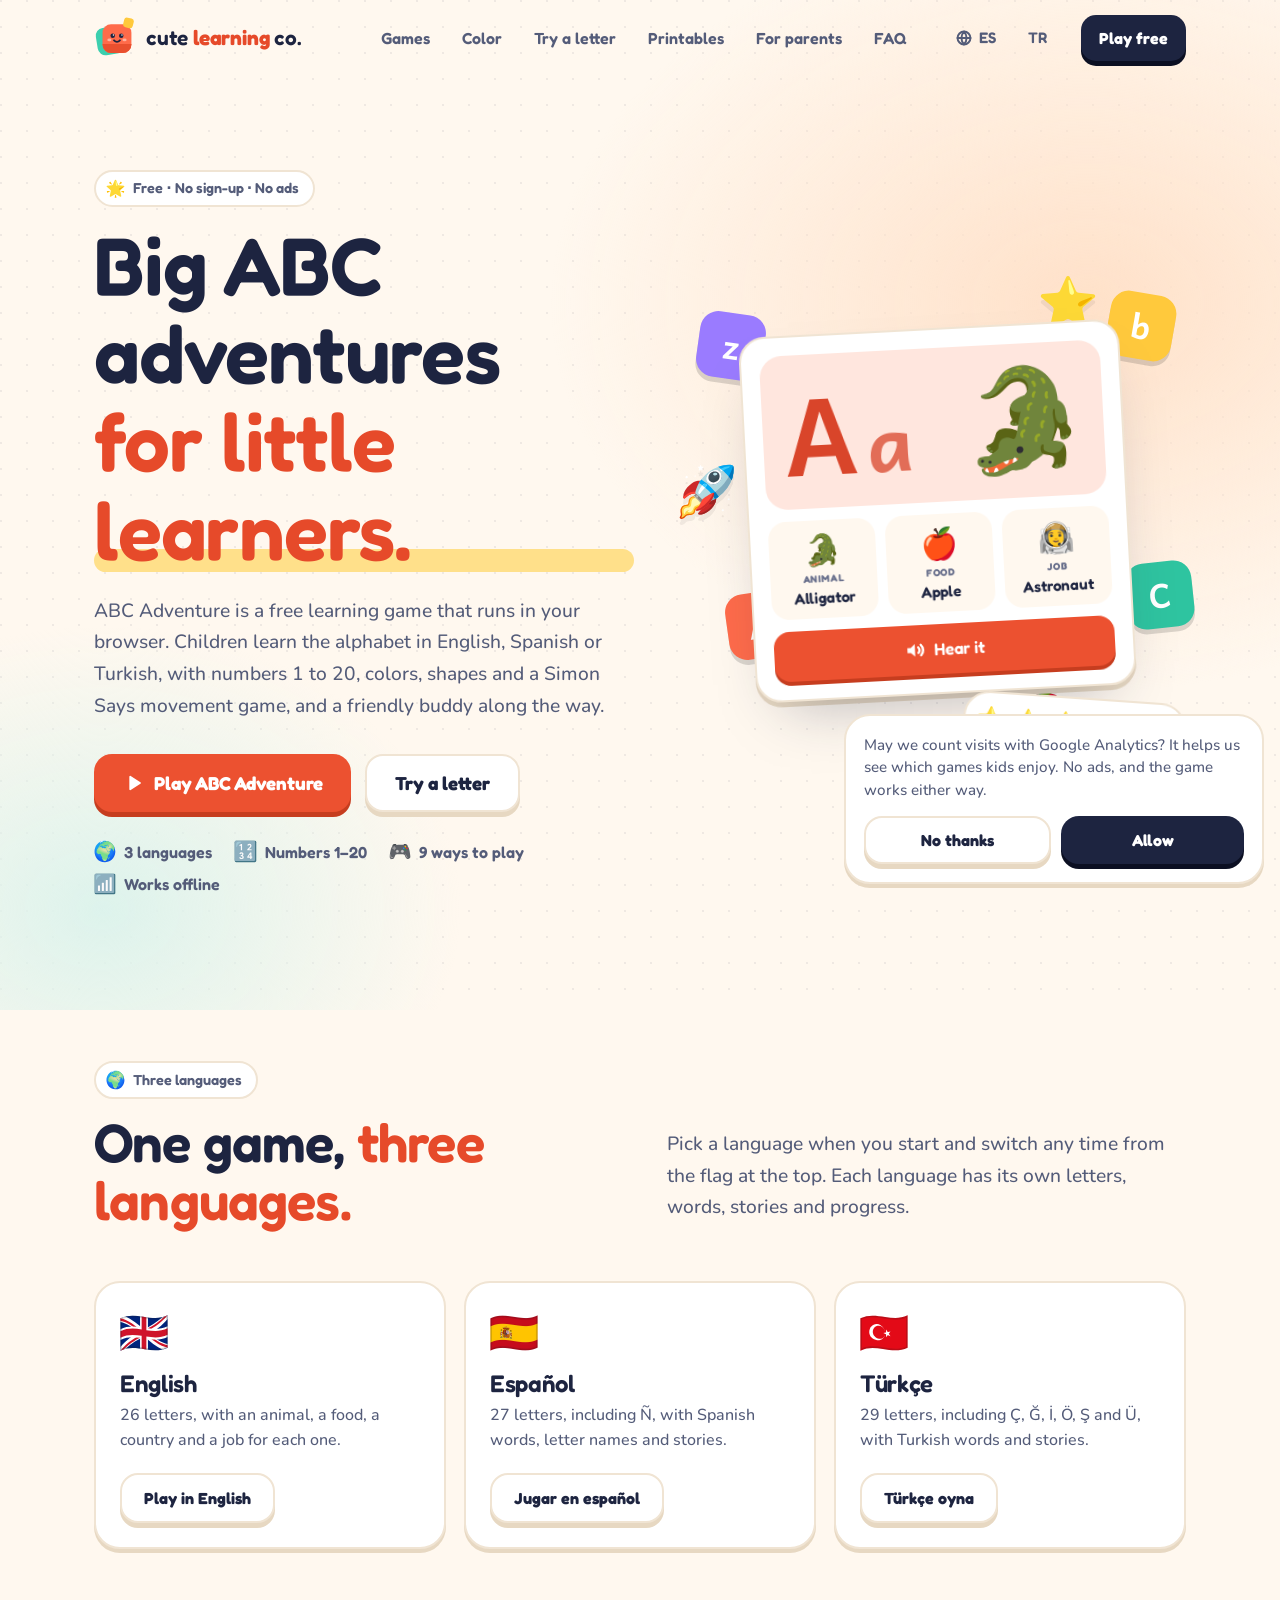
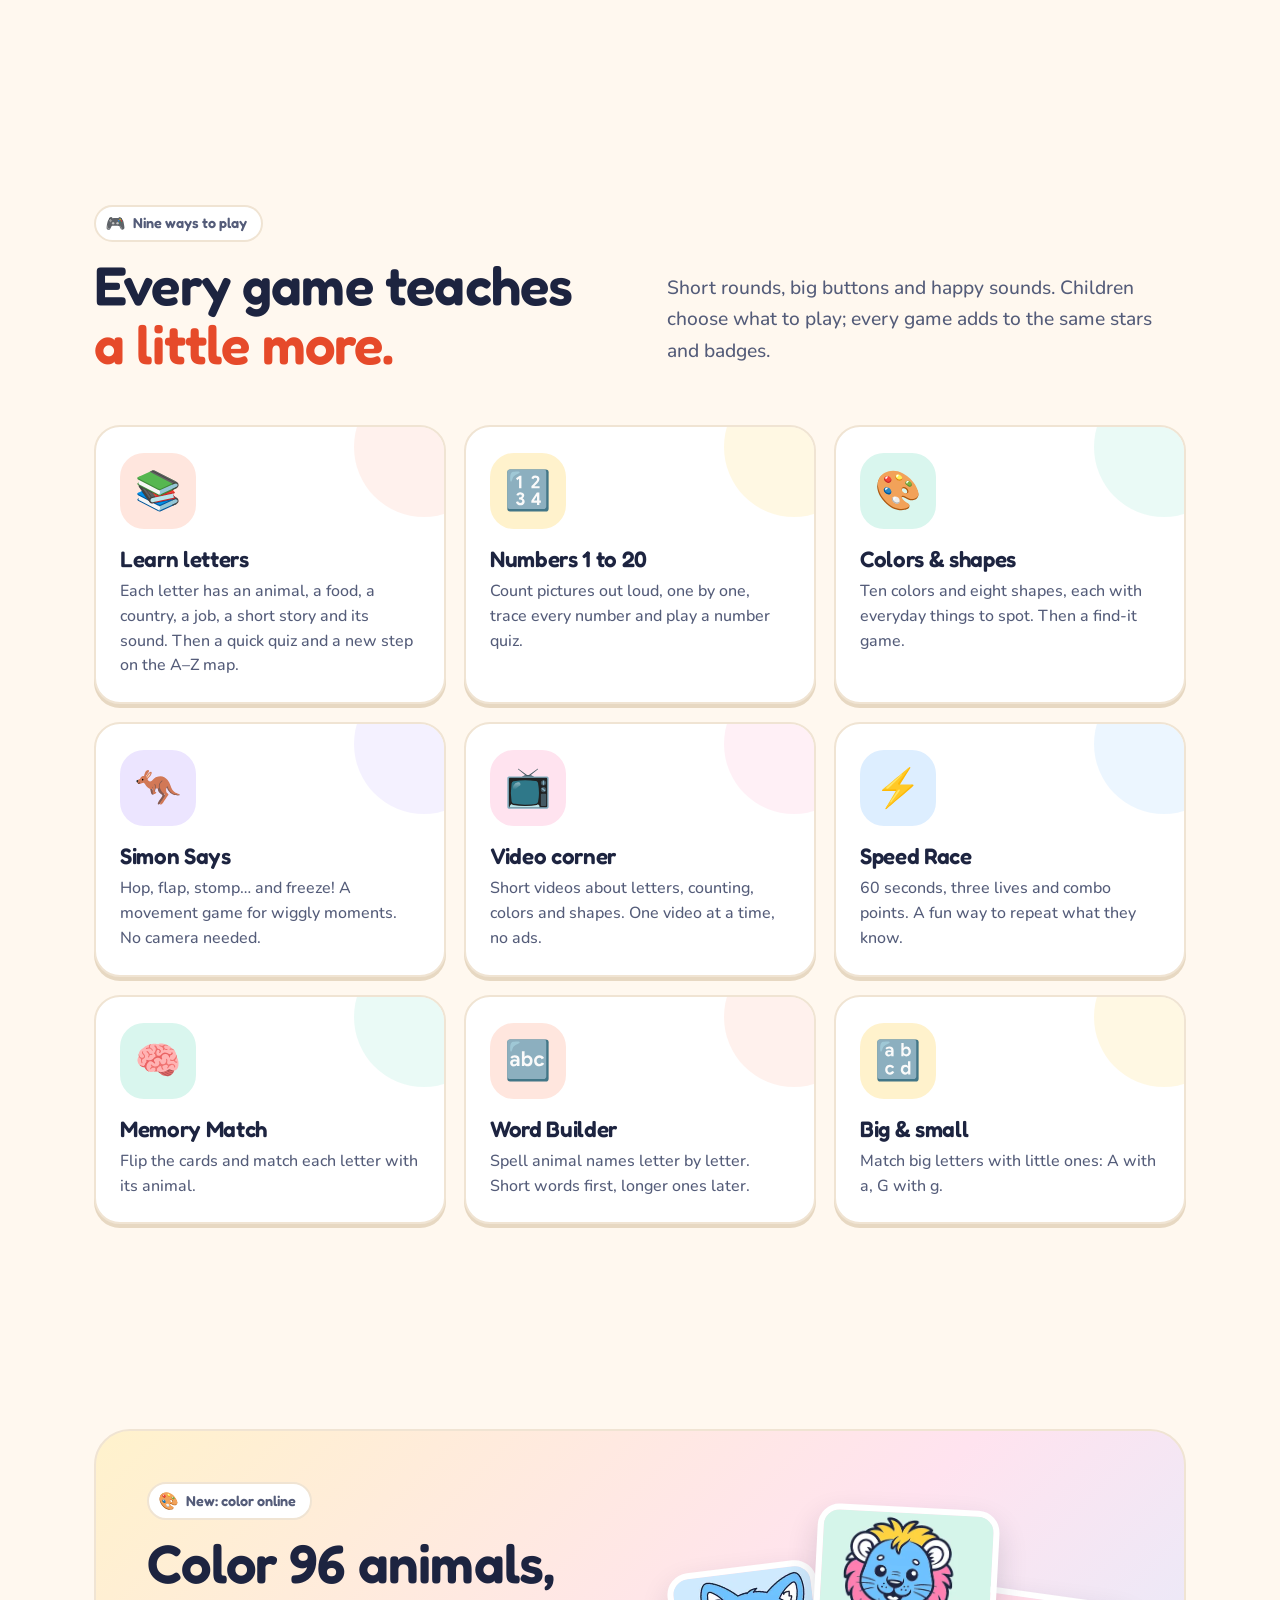
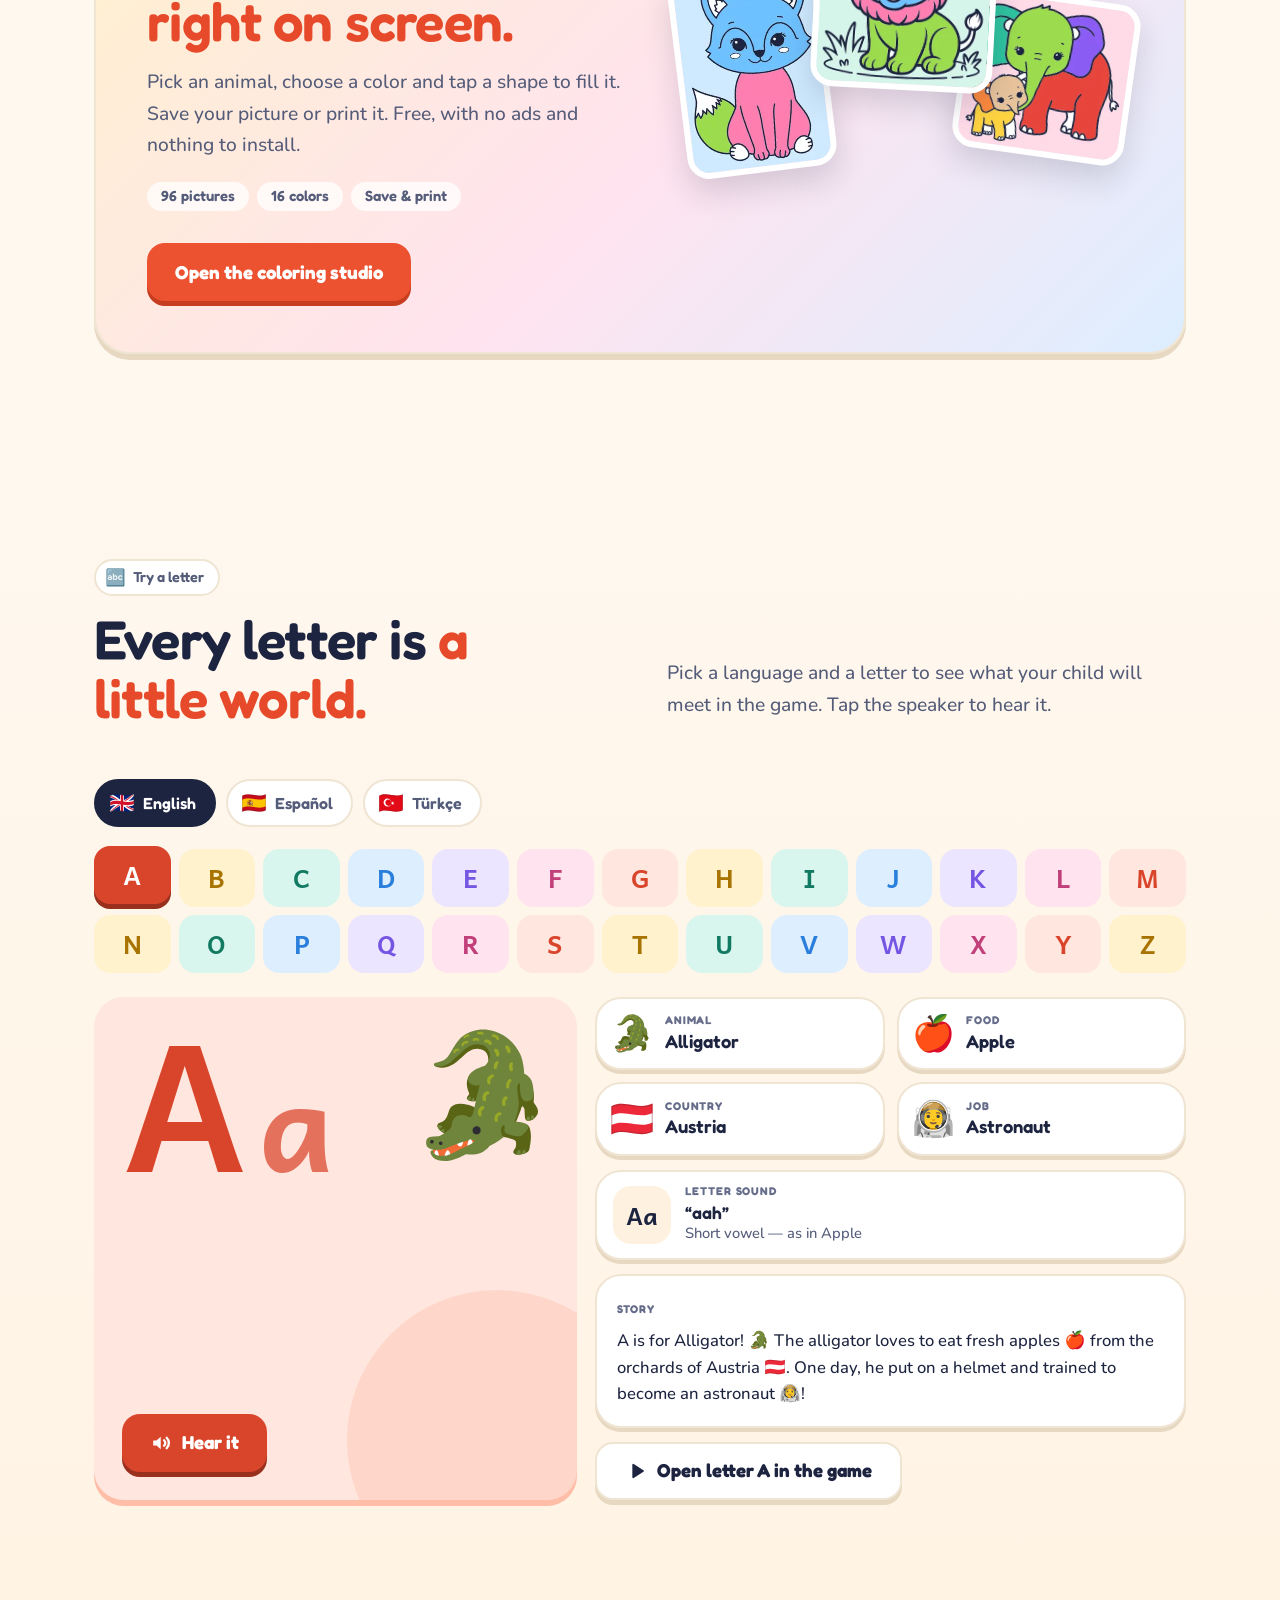
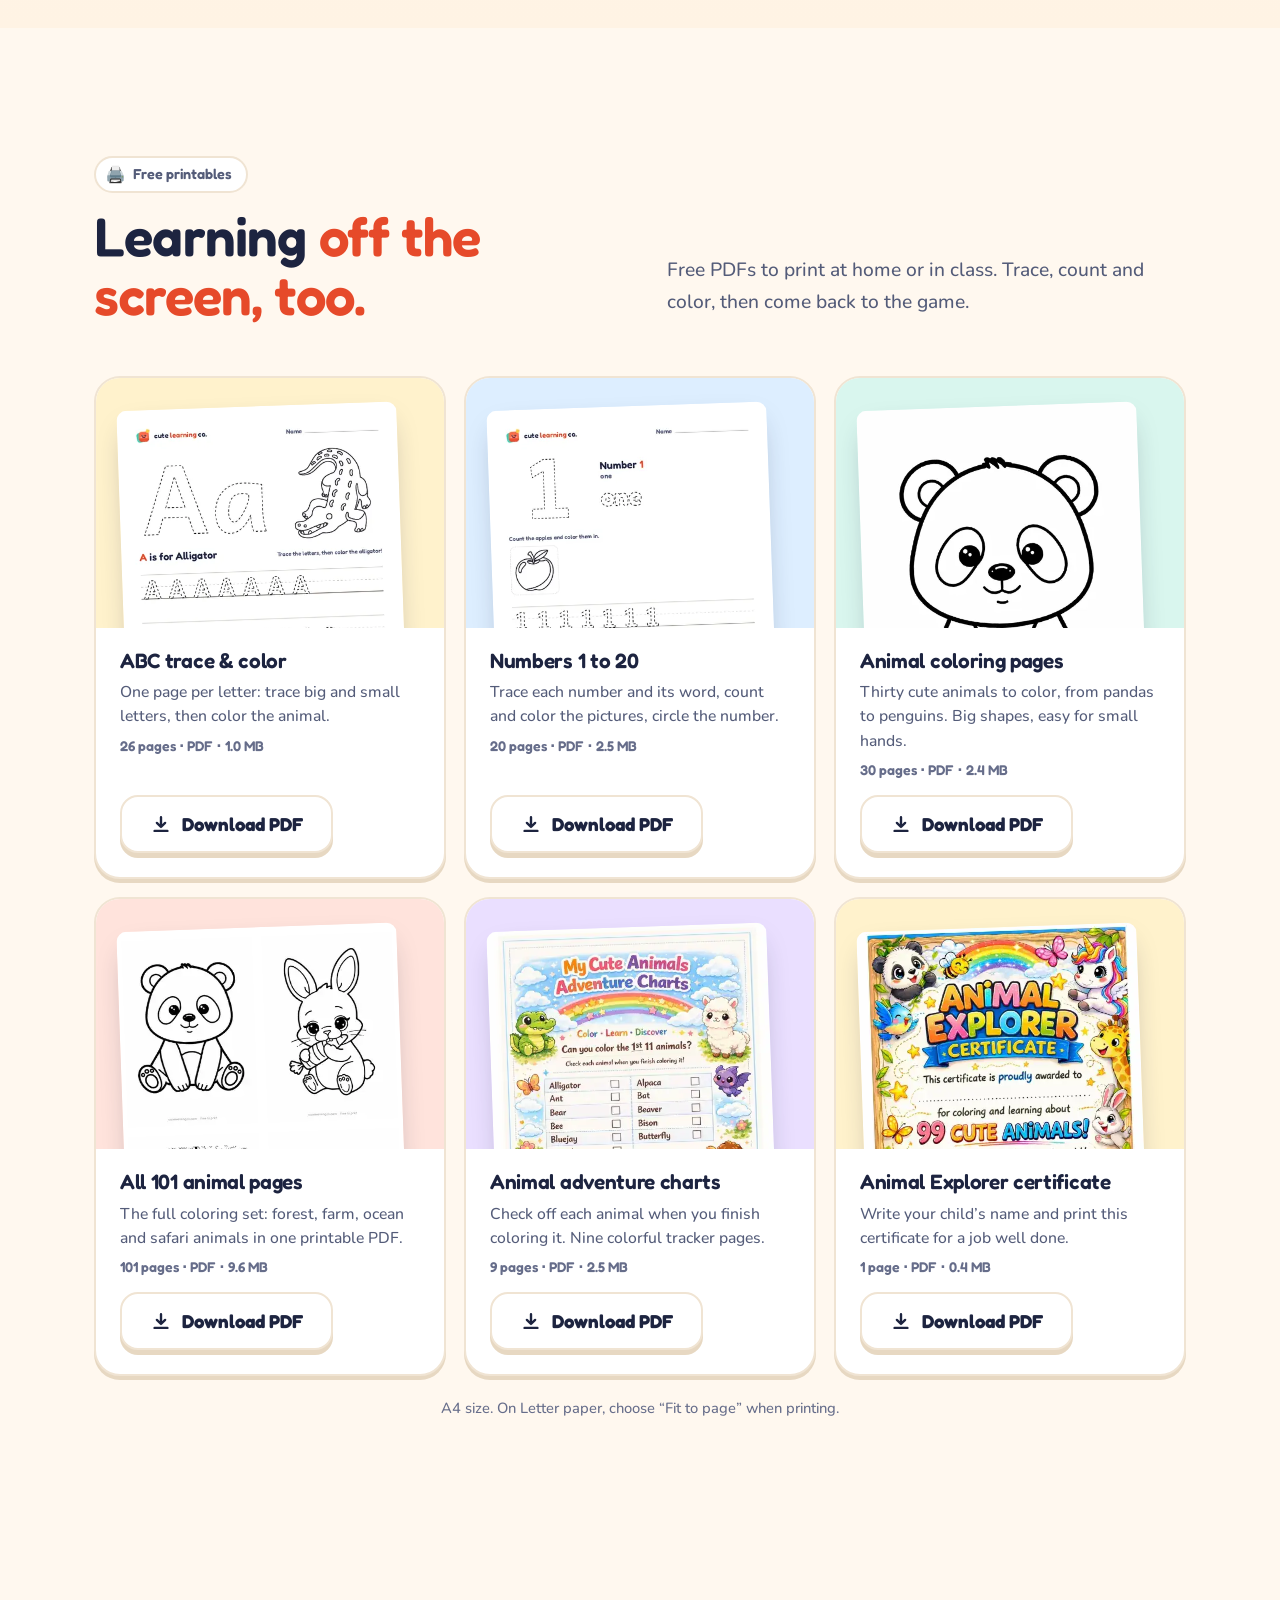
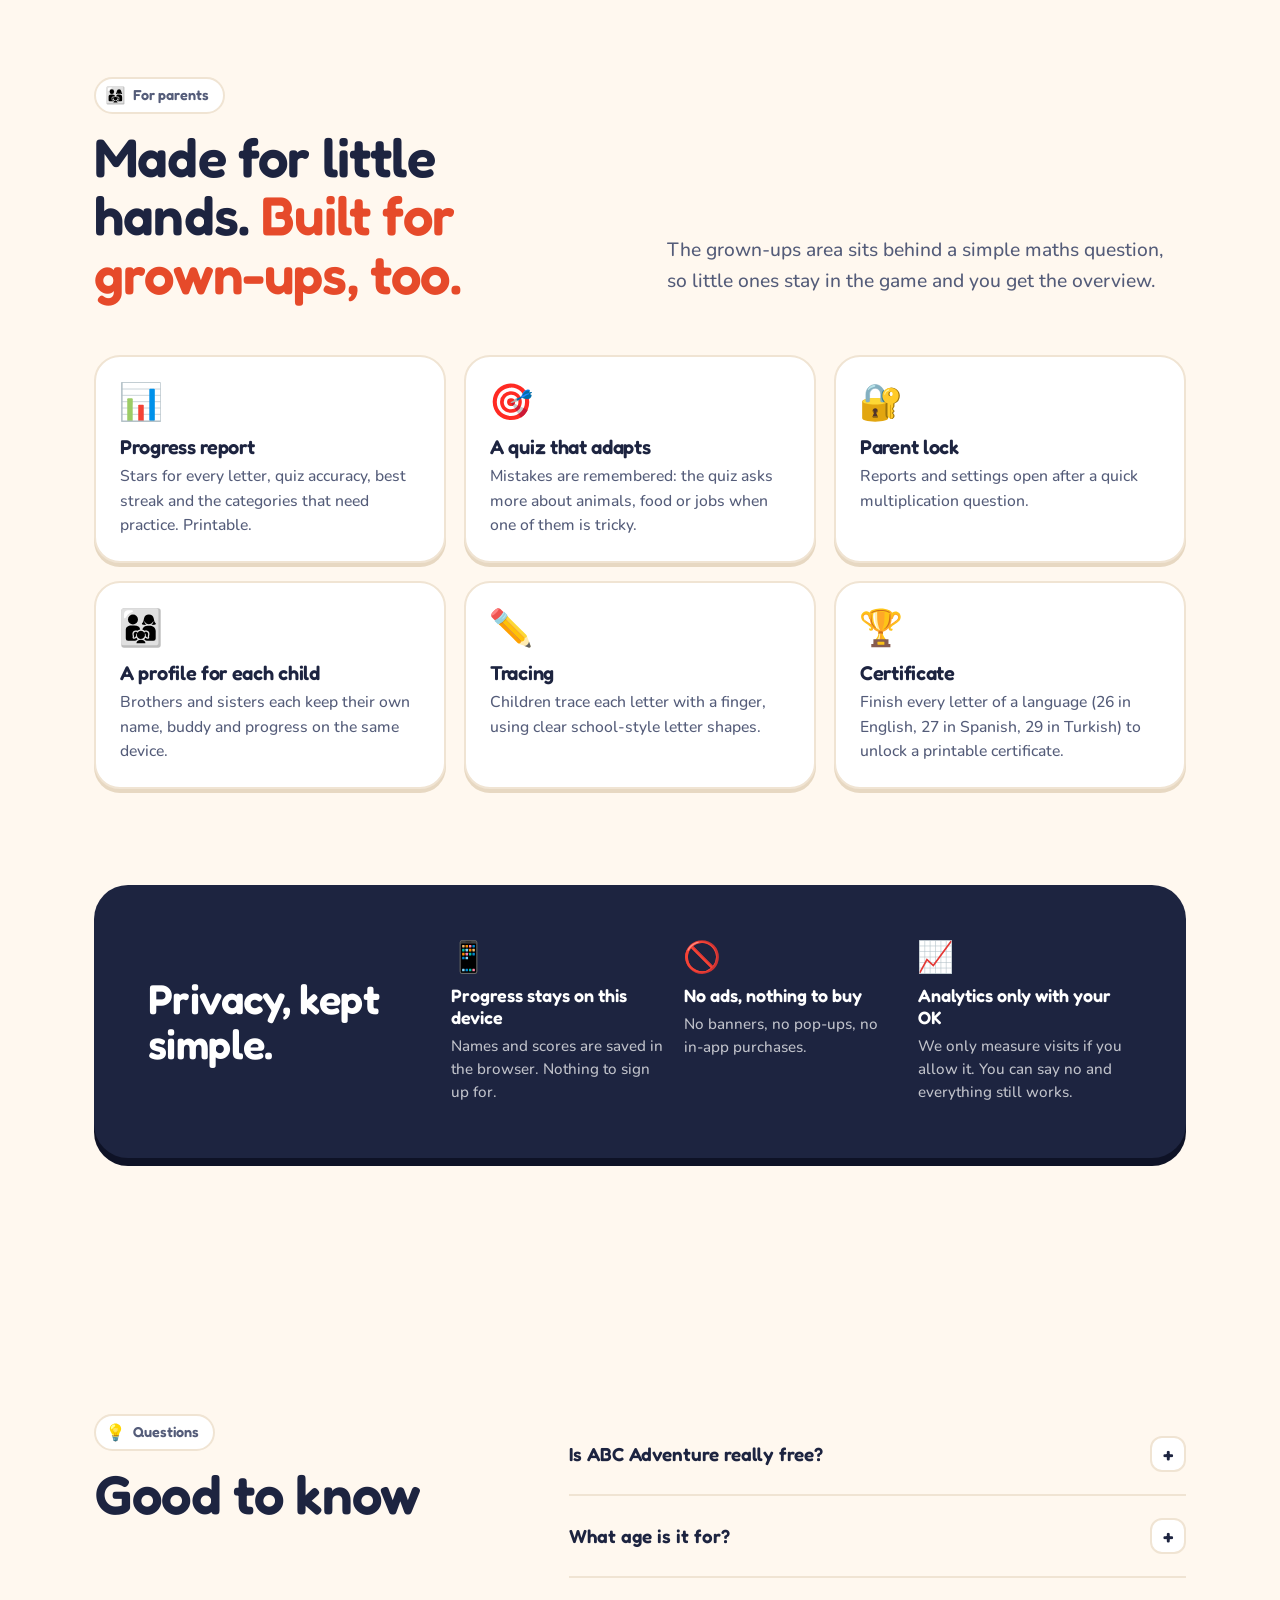
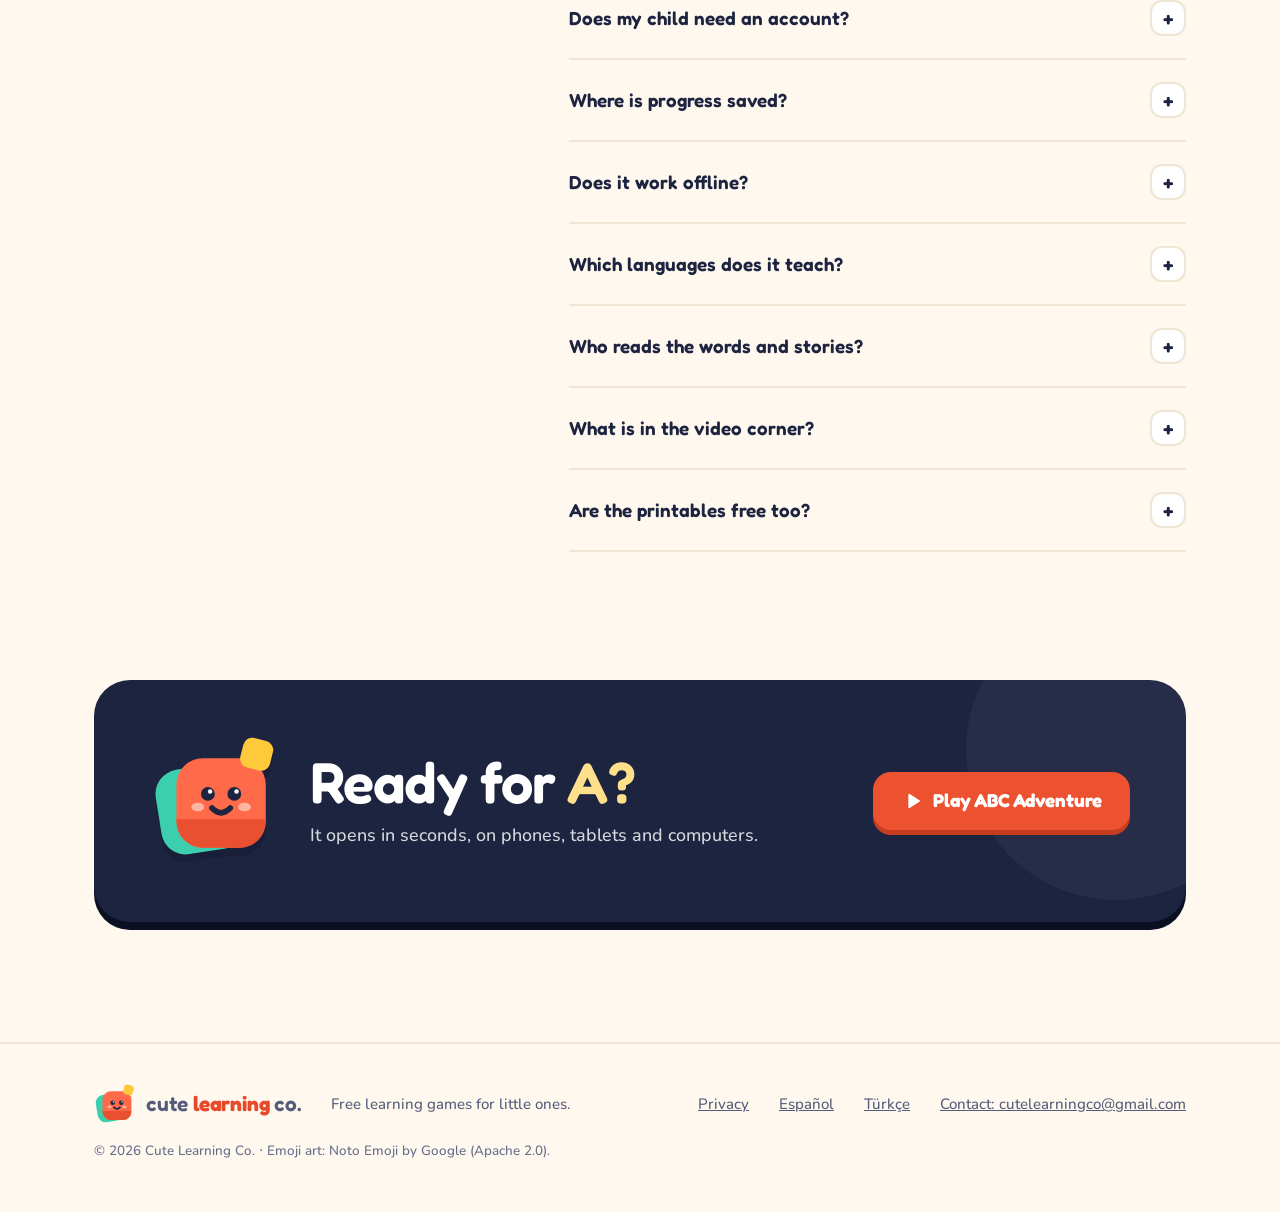
<file: index.html>
<!doctype html>
<html lang="en">
<head>
<meta charset="utf-8">
<meta name="viewport" content="width=device-width,initial-scale=1,viewport-fit=cover">
<title>ABC Adventure: free learning games for kids | Cute Learning Co.</title>
<meta name="description" content="Free learning games for kids in the browser: the alphabet in English, Spanish or Turkish, numbers 1 to 20, colors, shapes and Simon Says. Printables too. No sign-up, no ads.">
<link rel="canonical" href="https://cutelearningco.com/">
<link rel="alternate" hreflang="en" href="https://cutelearningco.com/"><link rel="alternate" hreflang="es" href="https://cutelearningco.com/es/"><link rel="alternate" hreflang="tr" href="https://cutelearningco.com/tr/"><link rel="alternate" hreflang="x-default" href="https://cutelearningco.com/">
<meta name="theme-color" content="#FFF8EF">
<link rel="icon" href="/favicon.svg" type="image/svg+xml"><link rel="icon" href="/favicon.ico" sizes="32x32"><link rel="apple-touch-icon" href="/apple-touch-icon.png">
<meta property="og:type" content="website"><meta property="og:site_name" content="Cute Learning Co."><meta property="og:locale" content="en_US">
<meta property="og:title" content="ABC Adventure: free learning games for kids | Cute Learning Co."><meta property="og:description" content="Free learning games for kids in the browser: the alphabet in English, Spanish or Turkish, numbers 1 to 20, colors, shapes and Simon Says. Printables too. No sign-up, no ads.">
<meta property="og:url" content="https://cutelearningco.com/"><meta property="og:image" content="https://cutelearningco.com/og.jpg"><meta property="og:image:width" content="1200"><meta property="og:image:height" content="630">
<meta name="twitter:card" content="summary_large_image">
<link rel="preload" href="/assets/fonts/fredoka.woff2" as="font" type="font/woff2" crossorigin>
<link rel="preload" href="/assets/fonts/andika.woff2" as="font" type="font/woff2" crossorigin>
<style>@font-face{font-family:Fredoka;src:url(/assets/fonts/fredoka.woff2) format("woff2");font-weight:400 700;font-display:swap;unicode-range:U+0020-007E,U+00A0,U+00A1,U+00A9,U+00B0,U+00BF,U+00C1,U+00C7,U+00C9,U+00CD,U+00D1,U+00D3,U+00D6,U+00DA,U+00DC,U+00E1,U+00E7,U+00E9,U+00ED,U+00F1,U+00F3,U+00F6,U+00FA,U+00FC,U+2013-201D,U+2022,U+2026,U+00D7,U+2190-2194,U+2713,U+20AC,U+20BA}@font-face{font-family:Fredoka;src:url(/assets/fonts/fredoka-ext.woff2) format("woff2");font-weight:400 700;font-display:swap;unicode-range:U+011E-011F,U+0130-0131,U+015E-015F}@font-face{font-family:Nunito;src:url(/assets/fonts/nunito.woff2) format("woff2");font-weight:400 800;font-display:swap;unicode-range:U+0020-007E,U+00A0,U+00A1,U+00A9,U+00B0,U+00BF,U+00C1,U+00C7,U+00C9,U+00CD,U+00D1,U+00D3,U+00D6,U+00DA,U+00DC,U+00E1,U+00E7,U+00E9,U+00ED,U+00F1,U+00F3,U+00F6,U+00FA,U+00FC,U+2013-201D,U+2022,U+2026,U+00D7,U+2190-2194,U+2713,U+20AC,U+20BA}@font-face{font-family:Nunito;src:url(/assets/fonts/nunito-ext.woff2) format("woff2");font-weight:400 800;font-display:swap;unicode-range:U+011E-011F,U+0130-0131,U+015E-015F}@font-face{font-family:Andika;src:url(/assets/fonts/andika.woff2) format("woff2");font-weight:700;font-display:swap;unicode-range:U+0020-007E,U+00C7,U+00D1,U+00D6,U+00DC,U+00E7,U+00F1,U+00F6,U+00FC}@font-face{font-family:Andika;src:url(/assets/fonts/andika-ext.woff2) format("woff2");font-weight:700;font-display:swap;unicode-range:U+011E-011F,U+0130-0131,U+015E-015F}:root{--cream:#FFF8EF;--cream2:#FFF1E0;--paper:#fff;--ink:#1D2440;--ink2:#545C79;--ink3:#666D8A;--coral-t:#E64A2A;--line:#F0E4D3;--edge:#E7D8C2;--coral:#EC5130;--coral-d:#C63D1F;--sun:#FFC93C;--sun-d:#E0A400;--mint:#2EC4A0;--mint-d:#1A9C7E;--sky:#4DA3FF;--sky-d:#2A7EDC;--lilac:#9A7BFF;--lilac-d:#7556E3;--pink:#FF7EB0;--pink-d:#E0558B;--display:"Fredoka",ui-rounded,"Arial Rounded MT Bold",system-ui,sans-serif;--body:"Nunito",ui-rounded,system-ui,-apple-system,"Segoe UI",sans-serif;--letter:"Andika","Fredoka",ui-rounded,sans-serif;--ease:cubic-bezier(.2,.8,.2,1);--spring:cubic-bezier(.34,1.56,.64,1);--pad:clamp(18px,4.4vw,44px)}.p0{--t:#FFE6DE;--s:#FF6B4A;--d:#D9452A}.p1{--t:#FFF2CC;--s:#FFB800;--d:#A87300}.p2{--t:#D9F6EE;--s:#2EC4A0;--d:#137A62}.p3{--t:#DDEEFF;--s:#4DA3FF;--d:#2A7EDC}.p4{--t:#ECE5FF;--s:#9A7BFF;--d:#7556E3}.p5{--t:#FFE3EF;--s:#FF7EB0;--d:#C2407A}*,*:before,*:after{box-sizing:border-box;margin:0;padding:0}html{scroll-behavior:smooth;-webkit-text-size-adjust:100%;scroll-padding-top:84px}body{font:500 1.06rem/1.65 var(--body);color:var(--ink);background:var(--cream);overflow-x:hidden;-webkit-font-smoothing:antialiased}a{color:inherit}img{display:block}button{font:inherit;color:inherit;background:none;border:0;cursor:pointer}:focus-visible{outline:3px solid var(--sky);outline-offset:3px;border-radius:12px}.skip{position:absolute;left:12px;top:-60px;z-index:100;padding:10px 16px;border-radius:12px;background:var(--ink);color:#fff;text-decoration:none}.skip:focus{top:12px}.wrap{width:100%;max-width:1180px;margin:0 auto;padding:0 var(--pad)}.art{width:1em;height:1em;object-fit:contain;flex:none}.ie{display:inline-block;width:1.2em;height:1.2em;vertical-align:-.25em;margin:0 .05em}h1,h2,h3{font-family:var(--display);font-weight:600;line-height:1.08;letter-spacing:-.015em}h1 em,h2 em{font-style:normal;color:var(--coral-t)}.eyebrow{display:inline-flex;align-items:center;gap:8px;margin-bottom:14px;padding:7px 14px 7px 10px;border-radius:999px;background:var(--paper);border:2px solid var(--line);font:600 .9rem/1 var(--display);color:var(--ink2)}.eyebrow .art{font-size:1.2rem}.h2{font-size:clamp(2.1rem,1.4rem + 2.8vw,3.4rem);max-width:16ch}.lead{max-width:46ch;margin-top:16px;font-size:clamp(1.06rem,1rem + .3vw,1.2rem);color:var(--ink2)}.head{display:grid;grid-template-columns:1.05fr 1fr;gap:28px;align-items:end;margin-bottom:clamp(32px,4vw,52px)}.head .lead{margin:0 0 6px}.sec{padding:clamp(80px,10vw,136px) 0}.btn{--c:var(--coral);--cd:var(--coral-d);white-space:nowrap;display:inline-flex;align-items:center;justify-content:center;gap:10px;min-height:58px;padding:0 28px;border-radius:18px;background:var(--c);color:#fff;font:700 1.17rem/1 var(--display);text-decoration:none;box-shadow:0 5px 0 var(--cd);transition:transform .12s var(--ease),box-shadow .12s var(--ease),filter .2s}.btn:hover{filter:brightness(1.05)}.btn:active{transform:translateY(4px);box-shadow:0 1px 0 var(--cd)}.btn svg{width:22px;height:22px}.btn--soft{--c:var(--paper);--cd:var(--edge);color:var(--ink);border:2px solid var(--line)}.btn--sm{--c:var(--ink);--cd:#0B0F22;min-height:46px;padding:0 18px;font-size:1rem;border-radius:15px}.card{background:var(--paper);border:2px solid var(--line);border-radius:26px;box-shadow:0 4px 0 var(--edge)}.nav{position:fixed;inset:0 0 auto;z-index:50;transition:background .3s,box-shadow .3s}.nav.solid{background:color-mix(in srgb,var(--cream) 88%,transparent);backdrop-filter:blur(14px);-webkit-backdrop-filter:blur(14px);box-shadow:0 1px 0 var(--line)}.nav .wrap{display:flex;align-items:center;gap:22px;height:76px}.logo{display:flex;align-items:center;gap:10px;margin-right:auto;text-decoration:none;font:600 1.3rem/1 var(--display);letter-spacing:-.01em;white-space:nowrap}.logo svg{width:42px;height:42px}.logo b{color:var(--coral-t);font-weight:700}.links{display:flex;gap:4px}.links a{white-space:nowrap;padding:10px 14px;border-radius:12px;text-decoration:none;font:600 1rem/1 var(--display);color:var(--ink2);transition:background .2s,color .2s}.links a:hover{background:var(--paper);color:var(--ink)}.lang{display:inline-flex;align-items:center;gap:6px;padding:10px 12px;border-radius:12px;text-decoration:none;font:600 .95rem/1 var(--display);color:var(--ink2)}.lang svg{width:18px;height:18px}.lang:hover{background:var(--paper)}.burger{display:none;width:46px;height:46px;border-radius:14px;background:var(--paper);border:2px solid var(--line)}.burger span{display:block;width:20px;height:2.5px;margin:4px auto;border-radius:2px;background:var(--ink);transition:transform .3s}.mnav{display:none}.hero{position:relative;padding:clamp(120px,15vw,170px) 0 clamp(70px,9vw,120px);overflow:hidden}.hero:before{content:"";position:absolute;top:0;right:0;bottom:0;left:0;z-index:-1;background:radial-gradient(60% 55% at 85% 30%,#FFE1C9 0%,transparent 70%),radial-gradient(40% 40% at 8% 90%,#DDF3EC 0%,transparent 70%),radial-gradient(circle at 1px 1px,rgba(29,36,64,.07) 1px,transparent 0) 0 0/26px 26px}.hero .wrap{display:grid;grid-template-columns:1.05fr .95fr;gap:clamp(30px,5vw,70px);align-items:center}.hero h1{font-size:clamp(2.7rem,1.6rem + 4.6vw,5.1rem);max-width:12ch}.hero h1 em{display:block;position:relative;width:fit-content}.hero h1 em:after{content:"";position:absolute;left:0;right:0;bottom:.02em;z-index:-1;height:.28em;border-radius:99px;background:#ffe08a}.hero .lead{margin-top:22px}.ctas{display:flex;flex-wrap:wrap;gap:14px;margin-top:32px}.trust{display:flex;flex-wrap:wrap;gap:10px 22px;margin-top:28px;font:600 1rem/1 var(--display);color:var(--ink2)}.trust span{display:flex;align-items:center;gap:8px}.trust .art{font-size:1.4rem}.hv{position:relative;aspect-ratio:1/1.02;max-width:540px;width:100%;justify-self:center}.hv__card{position:absolute;left:10%;top:9%;width:78%;padding:18px;transform:rotate(-3deg);box-shadow:0 30px 60px -30px #1d244059,0 5px 0 var(--edge);animation:hvin 1s var(--spring) both}@keyframes hvin{0%{opacity:0;transform:rotate(-8deg) translateY(30px) scale(.94)}}.hv__top{position:relative;display:flex;align-items:center;justify-content:space-between;padding:18px 20px;border-radius:22px;background:var(--t);overflow:hidden}.hv__top b{font:700 clamp(4.4rem,9vw,6.6rem)/.9 var(--letter);color:var(--d)}.hv__top b span{font-size:.72em;opacity:.75;margin-left:6px}.hv__top .art{font-size:clamp(5rem,10vw,7.4rem);animation:bob 5s ease-in-out infinite}@keyframes bob{50%{transform:translateY(-10px) rotate(-3deg)}}.hv__words{display:grid;grid-template-columns:repeat(3,1fr);gap:10px;margin-top:12px}.hv__words div{display:flex;flex-direction:column;align-items:center;gap:6px;padding:12px 6px;border-radius:18px;background:var(--cream);text-align:center}.hv__words .art{font-size:2.2rem}.hv__words small{font:700 .62rem/1 var(--display);letter-spacing:.08em;text-transform:uppercase;color:var(--ink3)}.hv__words b{font:600 .95rem/1.1 var(--display)}.hv__btn{display:flex;align-items:center;justify-content:center;gap:8px;margin-top:12px;height:50px;border-radius:16px;background:var(--coral);box-shadow:0 4px 0 var(--coral-d);color:#fff;font:600 1.05rem/1 var(--display)}.hv__btn svg{width:22px;height:22px}.hv__ok{position:absolute;right:0;bottom:6%;display:flex;align-items:center;gap:10px;padding:12px 18px 12px 12px;transform:rotate(4deg);font:600 1.1rem/1 var(--display);animation:hvin 1s .25s var(--spring) both}.hv__ok .art{font-size:1.7rem}.blk{position:absolute;display:grid;place-items:center;width:clamp(48px,6vw,66px);aspect-ratio:1;border-radius:18px;background:var(--c);color:#fff;font:700 clamp(1.6rem,2.6vw,2.2rem)/1 var(--letter);box-shadow:0 5px #00000024;animation:float 6s ease-in-out infinite}@keyframes float{50%{transform:translateY(-12px) rotate(var(--r,6deg))}}.stk{position:absolute;font-size:clamp(2.6rem,4.6vw,3.6rem);animation:float 7s ease-in-out infinite;filter:drop-shadow(0 6px 0 rgba(0,0,0,.06))}.games{display:grid;grid-template-columns:repeat(3,1fr);gap:18px}.game{position:relative;padding:26px 24px 24px;overflow:hidden;transition:transform .25s var(--ease),box-shadow .25s}.game:hover{transform:translateY(-4px);box-shadow:0 18px 36px -22px #1d24404d,0 4px 0 var(--edge)}.game .ic{display:grid;place-items:center;width:76px;height:76px;margin-bottom:18px;border-radius:24px;background:var(--t)}.game .ic .art{font-size:2.8rem}.game h3{font-size:1.4rem}.game p{margin-top:8px;color:var(--ink2);font-size:1rem;line-height:1.55}.game:after{content:"";position:absolute;right:-50px;top:-50px;width:140px;height:140px;border-radius:50%;background:var(--t);opacity:.55;z-index:0}.game>*{position:relative;z-index:1}.try{background:linear-gradient(180deg,var(--cream),#FFF3E4)}.abc{display:grid;grid-template-columns:repeat(var(--cols,13),1fr);gap:8px;padding:4px 0 14px}.abc button{width:auto!important}.abc button{flex:none;display:grid;place-items:center;width:54px;height:58px;border-radius:16px;background:var(--t);font:700 1.6rem/1 var(--letter);color:var(--d);scroll-snap-align:start;transition:transform .2s var(--spring),box-shadow .2s}.abc button:hover{transform:translateY(-3px)}.abc button[aria-pressed=true]{background:var(--d);color:#fff;box-shadow:0 5px color-mix(in srgb,var(--d) 70%,#000);transform:translateY(-3px)}.abc button.p1[aria-pressed=true]{background:var(--sun);color:#3d2c00}.lw{display:grid;grid-template-columns:.9fr 1.1fr;gap:18px;margin-top:10px}.lw__big{position:relative;display:flex;flex-direction:column;justify-content:space-between;min-height:420px;padding:28px;border-radius:30px;background:var(--t);overflow:hidden;box-shadow:0 6px color-mix(in srgb,var(--s) 40%,transparent)}.lw__big:before{content:"";position:absolute;right:-70px;bottom:-90px;width:300px;height:300px;border-radius:50%;background:var(--s);opacity:.13}.lw__big b{position:relative;font:700 clamp(7rem,14vw,11rem)/.85 var(--letter);color:var(--d)}.lw__big b span{font-size:.7em;opacity:.72;margin-left:8px}.lw__big .art{position:absolute;right:24px;top:28px;font-size:clamp(6rem,11vw,9rem);animation:bob 5s ease-in-out infinite}.lw__big .btn{position:relative;align-self:flex-start;--c:var(--d);--cd:color-mix(in srgb,var(--d) 70%,#000)}.lw__big.p1 .btn{--c:var(--sun);--cd:var(--sun-d);color:#3d2c00}.lw__side{display:flex;flex-direction:column;gap:14px}.lw__words{display:grid;grid-template-columns:1fr 1fr;gap:12px}.lw__words div{display:flex;align-items:center;gap:12px;padding:14px}.lw__words .art{font-size:2.6rem}.lw__words small,.lw__ph small{display:block;font:700 .7rem/1 var(--display);letter-spacing:.08em;text-transform:uppercase;color:var(--ink3)}.lw__words b{display:block;margin-top:4px;font:600 1.15rem/1.15 var(--display)}.lw__ph{display:flex;align-items:center;gap:14px;padding:14px 16px}.lw__ph strong{display:grid;place-items:center;width:58px;height:58px;flex:none;border-radius:18px;background:var(--cream2);font:700 1.5rem/1 var(--letter)}.lw__ph b{display:block;margin-top:4px;font:600 1.1rem/1.2 var(--display)}.lw__ph p{font-size:.92rem;color:var(--ink2);line-height:1.4}.lw__story{padding:18px 20px;flex:1}.lw__story p{margin-top:6px;font-size:1.04rem;line-height:1.6}.lw__go{align-self:flex-start}.pts{display:grid;grid-template-columns:repeat(3,1fr);gap:18px}.pt{display:flex;flex-direction:column;overflow:hidden;transition:transform .25s var(--ease),box-shadow .25s}.pt:hover{transform:translateY(-4px);box-shadow:0 18px 36px -22px #1d24404d,0 4px 0 var(--edge)}.pt__img{height:250px;padding:28px 34px 0;overflow:hidden;background:var(--t)}.pt:nth-child(1) .pt__img{--t:#FFF2CC}.pt:nth-child(2) .pt__img{--t:#DDEEFF}.pt:nth-child(3) .pt__img{--t:#D9F6EE}.pt:nth-child(4) .pt__img{--t:#FFE3DC}.pt:nth-child(5) .pt__img{--t:#EADFFF}.pt:nth-child(6) .pt__img{--t:#FFF2CC}.pt__img img{display:block;width:100%;height:auto;border-radius:10px 10px 0 0;box-shadow:0 12px 30px -12px #1d244061;transform:rotate(-2deg);transform-origin:50% 100%;transition:transform .35s var(--spring)}.pt:hover .pt__img img{transform:rotate(0) translateY(-6px)}.pt__txt{display:flex;flex-direction:column;gap:8px;flex:1;padding:22px 24px 24px}.pt__txt h3{font-size:1.3rem}.pt__txt p{color:var(--ink2);font-size:.98rem;line-height:1.55}.pt__meta{margin:2px 0 10px;font:600 .88rem/1 var(--display);color:var(--ink3)}.pt__txt .btn{margin-top:auto;align-self:flex-start}.pt__note{margin-top:20px;text-align:center;font-size:.92rem;color:var(--ink3)}.feats{display:grid;grid-template-columns:repeat(3,1fr);gap:18px}.feat{padding:24px}.feat .art{font-size:2.6rem;margin-bottom:14px}.feat h3{font-size:1.25rem}.feat p{margin-top:6px;font-size:.98rem;color:var(--ink2);line-height:1.55}.priv{margin-top:clamp(60px,8vw,96px);padding:clamp(30px,5vw,54px);border-radius:34px;background:var(--ink);color:#fff;display:grid;grid-template-columns:.8fr 2fr;gap:30px;align-items:center;box-shadow:0 8px #0e1226}.priv h3{font-size:clamp(1.8rem,1.3rem + 1.8vw,2.6rem)}.priv ul{list-style:none;display:grid;grid-template-columns:repeat(3,1fr);gap:20px}.priv li .art{font-size:2.2rem;margin-bottom:10px}.priv li b{display:block;font:600 1.12rem/1.25 var(--display)}.priv li span{display:block;margin-top:6px;font-size:.95rem;line-height:1.5;color:#ffffffb8}.faq .wrap{display:grid;grid-template-columns:.8fr 1.2fr;gap:clamp(30px,5vw,80px)}.faq details{border-bottom:2px solid var(--line)}.faq summary{display:flex;align-items:center;justify-content:space-between;gap:18px;padding:22px 0;cursor:pointer;list-style:none;font:600 1.18rem/1.3 var(--display)}.faq summary::-webkit-details-marker{display:none}.faq summary i{display:grid;place-items:center;width:36px;height:36px;flex:none;border-radius:12px;background:var(--paper);border:2px solid var(--line);font-style:normal;font-size:1.3rem;transition:transform .3s var(--spring)}.faq details[open] summary i{transform:rotate(45deg);background:var(--sun);border-color:var(--sun)}.faq details p{padding:0 50px 22px 0;color:var(--ink2)}@supports (interpolate-size:allow-keywords){.faq{interpolate-size:allow-keywords}.faq details::details-content{height:0;overflow:clip;transition:height .4s var(--ease),content-visibility .4s allow-discrete}.faq details[open]::details-content{height:auto}}.end{padding:0 0 clamp(80px,10vw,120px)}.end__box{position:relative;display:grid;grid-template-columns:auto 1fr auto;align-items:center;gap:30px;padding:clamp(30px,5vw,56px);border-radius:36px;background:var(--ink);color:#fff;overflow:hidden;box-shadow:0 8px #0b0f22}.end__box:before{content:"";position:absolute;right:-80px;top:-80px;width:300px;height:300px;border-radius:50%;background:#ffffff0b}.end__box>svg{width:clamp(90px,12vw,130px);height:auto;filter:drop-shadow(0 8px 0 rgba(0,0,0,.12))}.end h2{font-size:clamp(2.2rem,1.6rem + 2.6vw,3.6rem)}.end h2 em{color:#ffe08a}.end p{margin-top:8px;font-size:1.12rem;color:#ffffffd1}.end .btn{position:relative}.foot{padding:40px 0 50px;border-top:2px solid var(--line);font-size:.94rem;color:var(--ink2)}.foot .wrap{display:flex;flex-wrap:wrap;align-items:center;gap:14px 30px}.foot .logo{margin-right:0}.foot p{margin-right:auto}.foot a{color:var(--ink2)}.foot small{display:block;width:100%;font-size:.84rem;color:var(--ink3)}.consent{position:fixed;right:16px;bottom:16px;z-index:60;display:flex;flex-direction:column;gap:14px;width:min(420px,calc(100vw - 32px));padding:18px;transform:translateY(140%);transition:transform .5s var(--spring)}.consent.show{transform:none}.consent p{font-size:.95rem;line-height:1.5;color:var(--ink2)}.consent div{display:flex;gap:10px}.consent .btn{flex:1;min-height:48px;font-size:1rem;padding:0 12px}.consent #cYes{--c:var(--ink);--cd:#0B0F22}.js [data-r]{opacity:0;translate:0 26px;transition:opacity .9s var(--ease) var(--d,0s),translate 1s var(--ease) var(--d,0s)}.js [data-r].in{opacity:1;translate:none}@media (max-width:1100px){.links,.nav .lang,.nav .btn{display:none}.burger{display:block}.mnav{position:fixed;inset:76px 0 auto;z-index:49;display:flex;flex-direction:column;gap:4px;padding:14px var(--pad) 22px;background:var(--cream);box-shadow:0 20px 30px -20px #0003;transform:translateY(-12px);opacity:0;visibility:hidden;transition:all .3s var(--ease)}.mnav.open{transform:none;opacity:1;visibility:visible}.mnav a{padding:14px 6px;border-bottom:2px solid var(--line);text-decoration:none;font:600 1.2rem/1 var(--display)}.mnav .btn{margin-top:14px;border-bottom:0}}@media (max-width:980px){.hero .wrap,.head,.lw,.faq .wrap,.priv{grid-template-columns:1fr}.hv{max-width:460px}.games,.feats{grid-template-columns:1fr 1fr}.games>.game:last-child:nth-child(odd){grid-column:1/-1}.pts{grid-template-columns:1fr}.pt{flex-direction:row}.pt__img{flex:none;width:38%;height:250px;padding:24px 22px 0}.abc{display:flex;overflow-x:auto;padding:4px 4px 14px;margin:0 -4px;scroll-snap-type:x proximity}.abc button{width:54px!important}.priv ul{grid-template-columns:1fr}.end__box{grid-template-columns:1fr;text-align:left}}@media (max-width:600px){.games,.feats,.lw__words{grid-template-columns:1fr}.pt{flex-direction:column}.pt__img{width:auto;height:210px;padding:22px 40px 0}.hero{padding-top:108px}.ctas .btn{width:100%}.lw__big{min-height:330px}.faq details p{padding-right:0}.logo span{font-size:1.2rem}}@media (prefers-reduced-motion:reduce){*,*:before,*:after{animation:none!important;transition:none!important;scroll-behavior:auto!important}.js [data-r]{opacity:1;translate:none}}.cs{padding:clamp(40px,6vw,80px) 0}.cs__box{display:grid;grid-template-columns:1.05fr 1fr;gap:clamp(24px,4vw,56px);align-items:center;padding:clamp(28px,4vw,56px);border-radius:36px;background:linear-gradient(135deg,#fff2cc,#ffe3ef 55%,#def);border:2px solid var(--line);box-shadow:0 6px 0 var(--edge)}.cs__chips{display:flex;flex-wrap:wrap;gap:8px;margin:20px 0 26px}.cs__chips span{padding:7px 14px;border-radius:999px;background:#ffffffbf;font:600 .92rem/1 var(--display);color:var(--ink2)}.cs__pics{position:relative;height:clamp(250px,30vw,370px)}.cs__pics img{position:absolute;height:auto;border:6px solid #fff;border-radius:22px;background:#fff;box-shadow:0 14px 30px #1d244029}.cs__pics img:nth-child(1){left:0;top:16%;width:33%;rotate:-7deg}.cs__pics img:nth-child(2){left:30%;top:0;width:40%;rotate:3deg;z-index:2}.cs__pics img:nth-child(3){right:0;top:24%;width:38%;rotate:8deg}@media (max-width:900px){.cs__box{grid-template-columns:1fr}.cs__pics{height:min(64vw,300px)}}.lns{padding-top:clamp(24px,4vw,56px)}.lcards{display:grid;grid-template-columns:repeat(3,1fr);gap:18px}.lcard{display:flex;flex-direction:column;align-items:flex-start;gap:6px;padding:26px 24px 24px;text-decoration:none;transition:transform .25s var(--ease),box-shadow .25s}.lcard:hover{transform:translateY(-4px);box-shadow:0 18px 36px -22px #1d24404d,0 4px 0 var(--edge)}.lcard>.art{font-size:3rem;margin-bottom:8px}.lcard h3{font-size:1.5rem}.lcard p{color:var(--ink2);font-size:1rem;line-height:1.55;margin-bottom:14px}.lcard .btn{margin-top:auto;min-height:50px;padding:0 22px;font-size:1rem;pointer-events:none}.lchips{display:flex;flex-wrap:wrap;gap:10px;margin:0 0 18px}.lchip{display:inline-flex;align-items:center;gap:9px;min-height:48px;padding:0 18px 0 14px;border-radius:999px;background:var(--paper);border:2px solid var(--line);font:600 1rem/1 var(--display);color:var(--ink2);transition:background .2s,border-color .2s,color .2s}.lchip .art{font-size:1.5rem}.lchip:hover{border-color:var(--edge);color:var(--ink)}.lchip[aria-pressed=true]{background:var(--ink);border-color:var(--ink);color:#fff}.nav .lang+.lang{margin-left:-14px}@media (max-width:980px){.lcards{grid-template-columns:1fr}}</style>
<script>document.documentElement.classList.add('js')</script>
<script type="application/ld+json">{"@context": "https://schema.org", "@graph": [{"@type": "Organization", "@id": "https://cutelearningco.com/#org", "name": "Cute Learning Co.", "url": "https://cutelearningco.com/", "logo": {"@type": "ImageObject", "url": "https://cutelearningco.com/icon-512.png", "width": 512, "height": 512}, "description": "Free learning games, coloring and printable worksheets for young children. No ads, no sign-up.", "email": "cutelearningco@gmail.com", "sameAs": ["https://www.instagram.com/cutelearningco/", "https://www.tiktok.com/@cutelearningco", "https://x.com/cutelearningco", "https://www.pinterest.com/cutelearningco/"], "knowsLanguage": ["en", "es", "tr"], "contactPoint": {"@type": "ContactPoint", "contactType": "customer support", "email": "cutelearningco@gmail.com", "availableLanguage": ["English", "Spanish", "Turkish"]}}, {"@type": "WebSite", "@id": "https://cutelearningco.com/#site", "url": "https://cutelearningco.com/", "name": "Cute Learning Co.", "publisher": {"@id": "https://cutelearningco.com/#org"}, "inLanguage": ["en", "es", "tr"]}, {"@type": "WebApplication", "@id": "https://cutelearningco.com/abc/#app", "name": "ABC Adventure", "url": "https://cutelearningco.com/abc/", "applicationCategory": "EducationalApplication", "operatingSystem": "Any (web browser)", "browserRequirements": "Requires a modern web browser", "inLanguage": ["en", "es", "tr"], "isAccessibleForFree": true, "offers": {"@type": "Offer", "price": "0", "priceCurrency": "USD"}, "publisher": {"@id": "https://cutelearningco.com/#org"}, "description": "Free learning games for kids in the browser: the alphabet in English, Spanish or Turkish, numbers 1 to 20, colors, shapes and Simon Says. Printables too. No sign-up, no ads.", "audience": {"@type": "PeopleAudience", "suggestedMinAge": 3, "suggestedMaxAge": 7}, "educationalUse": "Alphabet, phonics, counting, colors and shapes practice", "featureList": ["Learn letters", "Numbers 1 to 20", "Colors & shapes", "Simon Says", "Video corner", "Speed Race", "Memory Match", "Word Builder", "Big & small"]}, {"@type": "WebPage", "@id": "https://cutelearningco.com/#page", "url": "https://cutelearningco.com/", "name": "ABC Adventure: free learning games for kids | Cute Learning Co.", "description": "Free learning games for kids in the browser: the alphabet in English, Spanish or Turkish, numbers 1 to 20, colors, shapes and Simon Says. Printables too. No sign-up, no ads.", "inLanguage": "en", "isPartOf": {"@id": "https://cutelearningco.com/#site"}, "about": {"@id": "https://cutelearningco.com/abc/#app"}, "primaryImageOfPage": "https://cutelearningco.com/og.jpg", "dateModified": "2026-11-08"}, {"@type": "FAQPage", "mainEntity": [{"@type": "Question", "name": "Is ABC Adventure really free?", "acceptedAnswer": {"@type": "Answer", "text": "Yes. There are no ads and nothing to buy."}}, {"@type": "Question", "name": "What age is it for?", "acceptedAnswer": {"@type": "Answer", "text": "It is designed for children getting to know the alphabet, usually around 3 to 7. Younger children enjoy it with a grown-up."}}, {"@type": "Question", "name": "Does my child need an account?", "acceptedAnswer": {"@type": "Answer", "text": "No. Type a name, pick a buddy and play. Each child can have their own profile on the same device."}}, {"@type": "Question", "name": "Where is progress saved?", "acceptedAnswer": {"@type": "Answer", "text": "In the browser on your device. Clearing browser data removes it. You can switch or reset players in the grown-ups area."}}, {"@type": "Question", "name": "Does it work offline?", "acceptedAnswer": {"@type": "Answer", "text": "Yes, after the first visit. On a phone or tablet you can add it to your home screen and open it like an app."}}, {"@type": "Question", "name": "Which languages does it teach?", "acceptedAnswer": {"@type": "Answer", "text": "Three: English, Spanish and Turkish. Pick one when you start and switch any time from the flag at the top. Each language has its own words, stories, quiz and progress. This website is available in the same three languages."}}, {"@type": "Question", "name": "Who reads the words and stories?", "acceptedAnswer": {"@type": "Answer", "text": "Your device's built-in voice, so it may sound a little different on each phone, tablet or computer."}}, {"@type": "Question", "name": "What is in the video corner?", "acceptedAnswer": {"@type": "Answer", "text": "Short videos we made for the game: letters, counting, colors, shapes and Simon Says. They are in English, so the corner shows up when you learn English. A video plays on its own and stops at the end; nothing else starts by itself."}}, {"@type": "Question", "name": "Are the printables free too?", "acceptedAnswer": {"@type": "Answer", "text": "Yes. Download the PDFs and print as many copies as you like for home or class."}}]}, {"@type": "LearningResource", "@id": "https://cutelearningco.com/printables/abc-trace-and-color.pdf", "name": "ABC trace & color", "description": "One page per letter: trace big and small letters, then color the animal.", "url": "https://cutelearningco.com/printables/abc-trace-and-color.pdf", "encodingFormat": "application/pdf", "isAccessibleForFree": true, "inLanguage": "en", "learningResourceType": "Worksheet", "publisher": {"@id": "https://cutelearningco.com/#org"}, "audience": {"@type": "PeopleAudience", "suggestedMinAge": 3, "suggestedMaxAge": 7}}, {"@type": "LearningResource", "@id": "https://cutelearningco.com/printables/numbers-1-to-20.pdf", "name": "Numbers 1 to 20", "description": "Trace each number and its word, count and color the pictures, circle the number.", "url": "https://cutelearningco.com/printables/numbers-1-to-20.pdf", "encodingFormat": "application/pdf", "isAccessibleForFree": true, "inLanguage": "en", "learningResourceType": "Worksheet", "publisher": {"@id": "https://cutelearningco.com/#org"}, "audience": {"@type": "PeopleAudience", "suggestedMinAge": 3, "suggestedMaxAge": 7}}, {"@type": "LearningResource", "@id": "https://cutelearningco.com/printables/coloring-pages.pdf", "name": "Animal coloring pages", "description": "Thirty cute animals to color, from pandas to penguins. Big shapes, easy for small hands.", "url": "https://cutelearningco.com/printables/coloring-pages.pdf", "encodingFormat": "application/pdf", "isAccessibleForFree": true, "inLanguage": "en", "learningResourceType": "Worksheet", "publisher": {"@id": "https://cutelearningco.com/#org"}, "audience": {"@type": "PeopleAudience", "suggestedMinAge": 3, "suggestedMaxAge": 7}}, {"@type": "LearningResource", "@id": "https://cutelearningco.com/printables/coloring-all.pdf", "name": "All 101 animal pages", "description": "The full coloring set: forest, farm, ocean and safari animals in one printable PDF.", "url": "https://cutelearningco.com/printables/coloring-all.pdf", "encodingFormat": "application/pdf", "isAccessibleForFree": true, "inLanguage": "en", "learningResourceType": "Worksheet", "publisher": {"@id": "https://cutelearningco.com/#org"}, "audience": {"@type": "PeopleAudience", "suggestedMinAge": 3, "suggestedMaxAge": 7}}, {"@type": "LearningResource", "@id": "https://cutelearningco.com/printables/adventure-charts.pdf", "name": "Animal adventure charts", "description": "Check off each animal when you finish coloring it. Nine colorful tracker pages.", "url": "https://cutelearningco.com/printables/adventure-charts.pdf", "encodingFormat": "application/pdf", "isAccessibleForFree": true, "inLanguage": "en", "learningResourceType": "Worksheet", "publisher": {"@id": "https://cutelearningco.com/#org"}, "audience": {"@type": "PeopleAudience", "suggestedMinAge": 3, "suggestedMaxAge": 7}}, {"@type": "LearningResource", "@id": "https://cutelearningco.com/printables/certificate.pdf", "name": "Animal Explorer certificate", "description": "Write your child’s name and print this certificate for a job well done.", "url": "https://cutelearningco.com/printables/certificate.pdf", "encodingFormat": "application/pdf", "isAccessibleForFree": true, "inLanguage": "en", "learningResourceType": "Worksheet", "publisher": {"@id": "https://cutelearningco.com/#org"}, "audience": {"@type": "PeopleAudience", "suggestedMinAge": 3, "suggestedMaxAge": 7}}]}</script>
<meta name="twitter:title" content="ABC Adventure: free learning games for kids | Cute Learning Co."><meta name="twitter:description" content="Free learning games for kids in the browser: the alphabet in English, Spanish or Turkish, numbers 1 to 20, colors, shapes and Simon Says. Printables too. No sign-up, no ads."><meta name="twitter:image" content="https://cutelearningco.com/og.jpg"><meta name="twitter:image:alt" content="Cute Learning Co. ABC Adventure: free learning games for kids"><meta property="og:image:alt" content="Cute Learning Co. ABC Adventure: free learning games for kids"><meta name="robots" content="index,follow,max-image-preview:large,max-snippet:-1,max-video-preview:-1">
</head>
<body>
<svg width="0" height="0" style="position:absolute" aria-hidden="true" focusable="false"><symbol id="i-back" viewBox="0 0 24 24"><path fill="none" stroke="currentColor" stroke-width="2.6" stroke-linecap="round" stroke-linejoin="round" d="M14.5 5.5 8 12l6.5 6.5"/></symbol><symbol id="i-next" viewBox="0 0 24 24"><path fill="none" stroke="currentColor" stroke-width="2.6" stroke-linecap="round" stroke-linejoin="round" d="M9.5 5.5 16 12l-6.5 6.5"/></symbol><symbol id="i-chev" viewBox="0 0 24 24"><path fill="none" stroke="currentColor" stroke-width="2.6" stroke-linecap="round" stroke-linejoin="round" d="M9.5 5.5 16 12l-6.5 6.5"/></symbol><symbol id="i-spk" viewBox="0 0 24 24"><path fill="currentColor" d="M3.5 9.2h3.6l4.6-4v13.6l-4.6-4H3.5z"/><path fill="none" stroke="currentColor" stroke-width="2.6" stroke-linecap="round" stroke-linejoin="round" d="M15.4 9a4.2 4.2 0 0 1 0 6M18.2 6.3a8 8 0 0 1 0 11.4"/></symbol><symbol id="i-lock" viewBox="0 0 24 24"><g fill="none" stroke="currentColor" stroke-width="2.6" stroke-linecap="round" stroke-linejoin="round"><rect x="5" y="10.5" width="14" height="10" rx="3"/><path d="M8 10.5V8a4 4 0 0 1 8 0v2.5"/></g></symbol><symbol id="i-pen" viewBox="0 0 24 24"><g fill="none" stroke="currentColor" stroke-width="2.6" stroke-linecap="round" stroke-linejoin="round"><path d="M4.5 19.5l3.8-.9L19 7.9l-2.9-2.9L5.4 15.7z"/><path d="M14.2 6.9l2.9 2.9"/></g></symbol><symbol id="i-play" viewBox="0 0 24 24"><path fill="currentColor" d="M8 5.2v13.6a1 1 0 0 0 1.5.9l10.6-6.8a1 1 0 0 0 0-1.7L9.5 4.3A1 1 0 0 0 8 5.2z"/></symbol><symbol id="i-check" viewBox="0 0 24 24"><path fill="none" stroke="currentColor" stroke-width="2.6" stroke-linecap="round" stroke-linejoin="round" d="M5 12.5l4.5 4.5L19 7.5"/></symbol><symbol id="i-dl" viewBox="0 0 24 24"><path fill="none" stroke="currentColor" stroke-width="2.6" stroke-linecap="round" stroke-linejoin="round" d="M12 4.5v10.5M7.5 10.8 12 15.3l4.5-4.5M5 19.5h14"/></symbol><symbol id="i-globe" viewBox="0 0 24 24"><g fill="none" stroke="currentColor" stroke-width="2.6" stroke-linecap="round" stroke-linejoin="round"><circle cx="12" cy="12" r="8.6"/><path d="M3.4 12h17.2M12 3.4c2.3 2.4 3.4 5.3 3.4 8.6s-1.1 6.2-3.4 8.6c-2.3-2.4-3.4-5.3-3.4-8.6s1.1-6.2 3.4-8.6z"/></g></symbol></svg>
<a class="skip" href="#main">Skip to content</a>
<header class="nav" id="nav"><div class="wrap">
 <a class="logo" href="/" aria-label="Cute Learning Co."><svg xmlns="http://www.w3.org/2000/svg" viewBox="0 0 64 64"><rect x="4" y="15" width="42" height="42" rx="12" fill="#3CCFAE" transform="rotate(-9 25 36)"/><rect x="13" y="11" width="44" height="44" rx="13" fill="#FF6B4A"/><path d="M13 41h44v1a13 13 0 0 1-13 13H26a13 13 0 0 1-13-13z" fill="#E9502F"/><rect x="45" y="1.5" width="15" height="15" rx="4.5" fill="#FFC93C" transform="rotate(14 52.5 9)"/><circle cx="28.5" cy="28.5" r="3.4" fill="#1D2440"/><circle cx="41.5" cy="28.5" r="3.4" fill="#1D2440"/><circle cx="29.6" cy="27.3" r="1.1" fill="#fff"/><circle cx="42.6" cy="27.3" r="1.1" fill="#fff"/><ellipse cx="23.5" cy="35" rx="3.2" ry="2.1" fill="#FFB3A1"/><ellipse cx="46.5" cy="35" rx="3.2" ry="2.1" fill="#FFB3A1"/><path d="M30.5 35.5q4.5 4.6 9 0" fill="none" stroke="#1D2440" stroke-width="2.8" stroke-linecap="round"/></svg><span>cute <b>learning</b> co.</span></a>
 <nav class="links" aria-label="Main"><a href="#games">Games</a><a href="/color/">Color</a><a href="#letters">Try a letter</a><a href="#printables">Printables</a><a href="#parents">For parents</a><a href="#faq">FAQ</a></nav>
 <a class="lang" href="/es/" hreflang="es" lang="es" data-lang="es" aria-label="Español"><svg aria-hidden="true"><use href="#i-globe"/></svg>ES</a><a class="lang" href="/tr/" hreflang="tr" lang="tr" data-lang="tr" aria-label="Türkçe">TR</a>
 <a class="btn btn--sm" href="/abc/" data-ev="play_nav">Play free</a>
 <button class="burger" id="burger" aria-expanded="false" aria-controls="mnav" aria-label="Menu"><span></span><span></span><span></span></button>
</div></header>
<div class="mnav" id="mnav"><a href="#games">Games</a><a href="/color/">Color</a><a href="#letters">Try a letter</a><a href="#printables">Printables</a><a href="#parents">For parents</a><a href="#faq">FAQ</a><a href="/es/" hreflang="es" lang="es" data-lang="es">Español</a><a href="/tr/" hreflang="tr" lang="tr" data-lang="tr">Türkçe</a><a class="btn" href="/abc/" data-ev="play_menu"><svg aria-hidden="true"><use href="#i-play"/></svg>Play free</a></div>

<main id="main">
<section class="hero"><div class="wrap">
 <div>
  <p class="eyebrow"><img class="art " src="data:image/svg+xml,%3Csvg xmlns='http://www.w3.org/2000/svg' xml:space='preserve' viewBox='0 0 128 128'%3E%3Cpath d='m36.5 36.8-14.2-9a2.2 2.2 0 0 1-.4-3.5l5.3-5.3c1-1 2.8-.8 3.5.4l8.8 14.4c1.2 2-1 4.2-3 3M24.1 80.4l-16.4.3a2.2 2.2 0 0 0-2.1 2.8l1.9 7.2c.4 1.4 2 2.1 3.2 1.4l14.5-7.6c2-1.1 1.2-4.2-1.1-4.1m38.1 27.9-3.6 16c-.3 1.4.8 2.7 2.2 2.7h7.5c1.5 0 2.5-1.4 2.1-2.8l-3.9-16c-.5-2.2-3.7-2.2-4.3 0m29.3-71.4 14.2-9c1.2-.8 1.4-2.5.4-3.5l-5.3-5.3c-1-1-2.8-.8-3.5.4l-8.8 14.4c-1.2 2 1 4.2 3 3m12.4 43.6 16.4.3c1.5 0 2.5 1.4 2.1 2.8l-1.9 7.2c-.4 1.4-2 2.1-3.2 1.4l-14.5-7.6c-2-1.1-1.2-4.2 1.1-4.1' style='fill:%23ffc107'/%3E%3Cpath d='M68 7.2 81.6 38a7 7 0 0 0 5.8 4.2l32.8 3c3.7.5 5.2 5 2.5 7.7L98 73.5a7 7 0 0 0-2.3 6.9l7.1 33.6a4.5 4.5 0 0 1-6.5 4.8L67.6 102a7 7 0 0 0-7.2 0l-28.6 16.8a4.5 4.5 0 0 1-6.5-4.8l7.1-33.6a7 7 0 0 0-2.3-6.9L5.4 52.8A4.5 4.5 0 0 1 7.9 45l32.8-3a7 7 0 0 0 5.8-4.2L59.9 7.2a4.5 4.5 0 0 1 8.1 0' style='fill:%23fdd835'/%3E%3Cpath d='m67 39.8-2.2-22.6c-.1-1.3-.4-3.5 1.7-3.5 1.6 0 2.4 3.4 2.4 3.4l6.9 18.1c2.5 7 1.5 9.3-1 10.7-2.9 1.6-7 .4-7.7-6.1' style='fill:%23ffff8d'/%3E%3Cpath d='m95.3 71.5 19.6-15.3c1-.8 2.7-2.1 1.3-3.6-1-1.1-4 .5-4 .5l-17.3 6.7c-5 1.8-8.5 4.4-8.8 7.7-.4 4.4 3.6 7.8 9.2 4' style='fill:%23f4b400'/%3E%3C/svg%3E" alt="" width="64" height="64" decoding="async">Free · No sign-up · No ads</p>
  <h1>Big ABC adventures <em>for little learners.</em></h1>
  <p class="lead">ABC Adventure is a free learning game that runs in your browser. Children learn the alphabet in English, Spanish or Turkish, with numbers 1 to 20, colors, shapes and a Simon Says movement game, and a friendly buddy along the way.</p>
  <div class="ctas"><a class="btn" href="/abc/" data-ev="play_hero"><svg aria-hidden="true"><use href="#i-play"/></svg>Play ABC Adventure</a><a class="btn btn--soft" href="#letters">Try a letter</a></div>
  <div class="trust"><span><img class="art " src="data:image/svg+xml,%3Csvg xmlns='http://www.w3.org/2000/svg' xml:space='preserve' viewBox='0 0 128 128'%3E%3CradialGradient id='1f30d_svga' cx='44' cy='29.1' r='91' gradientTransform='matrix(.6257 .78 -.5815 .4665 33.4 -18.8)' gradientUnits='userSpaceOnUse'%3E%3Cstop offset='.5' style='stop-color:%2317a1f3'/%3E%3Cstop offset='.8' style='stop-color:%231b7ffa'/%3E%3Cstop offset='1' style='stop-color:%231366f0'/%3E%3Cstop offset='1' style='stop-color:%231160ee'/%3E%3C/radialGradient%3E%3Cpath d='M3.1 64.7c.7 24.4 17 59.5 61.5 59 43.3-.4 60.8-36.2 59.4-62A60 60 0 0 0 62.2 4.5c-40.1.2-59.8 34-59 60.2' style='fill:url(%231f30d_svga)'/%3E%3Cpath d='M90.5 93.7q-.8-.3-1.7 1.4-1.1 1.7-1.8 2.4c-.7.7-3.1 2-3.3 2.8q-.2 1.4 0 2.7l-.2 2.6c0 .6-.6 1 .2 1.9s1.4.3 2-.5 1.8-3.1 2.1-4.2l.8-2.3c.2-.5 1.9-3.2 2.1-4.2s.6-2.3-.2-2.6' style='fill:%237add8a'/%3E%3Cpath d='M66.4 40.1q-.1.7 1 .7 1 0 .8-1-.1-.6-1-.6-.7 0-.8 1' style='fill:%23bedc9d'/%3E%3Cpath d='M44.5 32.4c-.4 0-1.2.4-1.2.8-.1 1-.4 2.8.3 3 .7 0 1-1.2 1.1-1.6s.5-2.2-.2-2.2' style='fill:%2395da93'/%3E%3Cpath d='M41 17c-.8 0-1.4.7-1.6 1.2-.1.5 0 1.9-.4 2-.6.3-1.5.1-2.1.3-.8.2-2.4 1.7-2.4 2q0 .8 1.3 1.2.6 0 .7-.2t.5-.2c.2 0 .2.6.4.6h2.4c.2 0 1.5-.8 1.7-1.6s.2-2.4.3-3.7q-.1-1.7-.7-1.6' style='fill:%237add8a'/%3E%3Cpath d='M38.3 9.2s-1.6 2-2.5 2.8c-1 1-2.6 2.2-2.5 2.8 0 .3.6.8 1.3.6s2-1 3.5-1.5q2.3-.7 2.8-.7l4.9-2.4c1.2-.5 6-2 7.2-2.3s2-.8 1.8-1.5c-.2-.8-2.4-.7-3.8-.7S48.5 6 48.5 6s-3.3.8-5.7 1.6z' style='fill:%23fff'/%3E%3Cpath d='M69.2 8q-.4-.7.5-1.2c.7-.3 2.2-1.4 2.2-1.4s12.5-.2 27 10.1c14.1 10 18.7 22.7 18.7 22.7s.4 1.6.2 2.1 0 3.4-.8 8-1.2 6-1.2 8.2.8 6-.7 6.4-2-2.1-2.9-4-2.3-4.1-2.7-5l-.6-1.8s-1 .3-1.7-.2-4.4-4.7-4.9-5.1-1.7-.2-2.7.2-1.3.9-3.6.7-1.4-1-2.6-2S91 47 90 47q-1.7-.1-2.7-1.4-1.5-1.8-2.2-1.8c-.7 0-1.6.1-1.2 1.3s1.4 1.3 2.2 2 .7 1.3 1 2 2.6 2 3 1.9c.5-.1 1.4-.7 1.8-1.2s.3-1.2 1-1.3 1.2.8 2.1 1.6 2 .7 2.3 2-.8 5.4-1.7 6.4-2 1.2-2 1.2l-2 1.8s0 1-1.7 2c-1.8 1-2.2.8-3.4 1.4s-1.7 1.3-2.6 1-1.6-1.5-2-2.9q-.8-2-2-3.2c-1.2-1.2-1.2-.7-2-1.5s-2-2.7-2.1-3-.1-1-.5-1.4l-1.5-1.2q-.6-.5-.8-1.5c-.2-1-1.2-1.5-1.7-2.1s-1.2-1.8-1.8-1.4.1 1.3.8 2.5 1 2 1.2 2.7q0 1.1.5 1.7c.5.6 1.2 0 1.9 1.6s.4 3.1 1.1 3.8 1 .2 1.6 1 .5 2 1.2 2.5 3 1.4 3.8 2.8.4 1.8 1.2 2.3 2.3 0 3.9-.5 3.7-2.2 4.6-1.9.7 3.6-.2 6.1-1.6 3.3-2.2 4-1.5 2.5-3.4 4-4.3 4.1-4.9 7.3.1 8.6 0 10 0 2.1-.7 2.9-3.7 3.3-4.2 4.3-.2 2-.5 3.4-2.7 3.4-3.5 3.8-.6 1.2-2.4 2.8-2.4 2.1-3.2 2.2-5 .3-6.7-.3q-2.6-1.1-3.2-2.2c-.6-1-1-1-1.7-1.5q-1.2-.8-2.2-2-1.4-2-3.6-4.6c-2.2-2.6-2.3-2.5-2.4-4.3s1.5-3.8 1.5-3.8-.4-3.2-1.8-5.6-3.2-2.9-4.3-5.3c-1.1-2.5-.6-4.5-.5-5.2s-.2-2.1-1.4-2.6-2.1.1-2.8-.2-1.6-2.3-3.1-2.4-3.5 2-5.2 2c-1.6 0-1.7-1.2-2.9-1.6s-1.6.9-2.6.7-2.4-1.7-3.2-3-1.8-1.9-2.2-2.6L17 71s-1.6 0-2.1-2.7-.1-3.9.3-5.2 1.6-5 1.7-6.3-.2-2.2 0-2.9 1.7-1.7 2.2-2.7l1.7-2.8c.6-.8 1.4 0 2.7-1.7s1-1.9 1-1.9.4-1.7 1.3-2.9 2-1.7 2.6-1.8 1.7.2 2.3.2h2.1c.5-.1 2.3-1.4 3.6-1.7s2.4-.2 3.4-.4 2.7-.4 3.8.4c1.1.7 1.1 1.3 1 1.7s-.8 1.2-.5 1.6 1 .7 1.5.9l1.5.3c.2.1 1 1 2 1.4s2.7 1.5 3.3 1.1.5-1.7 1.5-2q1.5-.3 4 .3c2.4.6 7.7 1.7 8.4 1.5s.5-.8 1.3-1 1.6-.1 1.9-.7.5-3.4.4-4.3 0-2.1-.4-2.3-1.6 1-2.6 1.2-1.5-.1-2 0-.8.7-1.5.5-1.7-.8-2.4-1.4q-1-1.2-.6-2.5c.4-1.3 1.6-1.2 2.6-1.6s2.3-.5 2.9-.7.8-.5 1.5-.5 1 .6 1.4.7h3.7c.5-.1 2.5-1 2.4-1.8s-1.5 0-1.9-.5-2-2.5-3.3-2.5-2 .9-3 .9-1.4-.8-2-.7-1.7 1-2.4 1.7l-1.2 1.5c-.2.3.5 1.4-.2 1.9s-1.8.6-2.1.6-1.7-.2-2 .7-.1 1.8.2 2.3.6 1.2-.1 1.8-1.3.7-1.7 0c-.4-.9-.2-1-.5-1.4s-1.2-2-1.5-3-.7-2-1.3-2.6-1.6-.8-2.3-1.5l-1.3-1.5s-.5 1 .1 2.6 2.4 2.9 2.5 3.5-.1 1.7-.6 1.7-1-.5-1.7-1.3-2-1.7-2.6-2.2-1.3-3-1.7-3.1-1.1 1.4-2.3 1.8-2.2.4-2.2.4-.7 1.7-1.7 2.2-1.5.8-2 1.5-1 2-1.5 2.4c-.5.5-1.8.8-2.2 1l-1.6.4c-.2 0-1.7-1-1.9-1.6l-.6-1.6c-.2-.6 1.2-2.3 1.5-3.2s.5-1.9 1.3-2.5 1.2 0 2.5 0h2.7l.3-.8c.1-.3.6-.3.5-.6s-1.3-1-1.5-1.6q0-.8.6-1 1-.6 1-.8-.1-.3 1-.7c1-.4 1.2.4 1.7.3s1.8-.9 2.3-1.5 1.1-1.3 1.7-1.6 1.8-.5 2.3-.8.5-1 .9-1.2 1-.4 1.8.1c.7.5 1 1.5 1.8 1.6s1.5-.2 1.8-.4 1-1.1 2-1.7l1.9-1.3q.9-1 .7-1l2-.3c.6-.1 2.3-.3 2-1.3s-1.5-.4-2.4-.2-1.7.6-2 .3.8-1.5 1-1.8.7-1 0-1.4-1.4.7-1.8 1.2l-.9 1.5V17c0 .5-.8 1.1-1.4 1.7s-1.3 1.6-2.1 1.5-1.2-1.3-1.3-1.4 0-1-.3-1-.8 1-1.8.9-1.1-1.4-.6-2.5 1.7-1.5 2.5-2 1.6-.6 2.1-1l1-1c.4-.3 2.8-2.2 4.3-3s2.5-1 3.2-1.2q1.4 0 2.4.3c.7.5 2.6 1.6 3 2s.9 1 1.9.8 3.6-1.3 4-1.6-.3-1.1-.7-1.2-1.4.3-1.9-.3' style='fill:%237add8a'/%3E%3CradialGradient id='1f30d_svgb' cx='64.3' cy='57.2' r='21.4' gradientTransform='matrix(.3201 -.9474 3.2189 1.0875 -140.5 56)' gradientUnits='userSpaceOnUse'%3E%3Cstop offset='.1' style='stop-color:%23e3dda6'/%3E%3Cstop offset='.9' style='stop-color:%23e3dda6;stop-opacity:.0832'/%3E%3Cstop offset='1' style='stop-color:%23e3dda6;stop-opacity:0'/%3E%3C/radialGradient%3E%3Cpath d='M41.2 82c.1-.7-.2-2-1.4-2.5s-2.1.1-2.8-.2-1.6-2.3-3.1-2.4-3.5 2-5.2 2c-1.6-.1-1.7-1.3-2.9-1.6s-1.6.9-2.6.7-2.4-1.7-3.2-3-1.8-2-2.2-2.7l-.7-1.2s-1.6 0-2.1-2.7-.1-3.9.3-5.3 1.6-5 1.7-6.3-.2-2.1 0-2.8 1.7-1.7 2.2-2.7l1.7-2.8c.6-.8 1.4 0 2.7-1.7s1-2 1-2S25 43.3 26 42s2-1.7 2.6-1.8 1.7.2 2.3.2H33c.5-.1 2.3-1.5 3.6-1.8s2.4-.1 3.4-.3 2.7-.5 3.8.3 1.1 1.4 1 1.8-.8 1.2-.5 1.6 1 .7 1.5.8l1.5.4q.4.5 2 1.4 2.4 1.5 3.3 1.1c.9-.4.5-1.7 1.5-2q1.5-.3 4 .3c2.4.6 7.7 1.7 8.4 1.5s.5-.8 1.3-1 1.6-.1 1.9-.7.5-3.4.5-4.3-.1-2.1-.5-2.3-1.6 1-2.6 1.2-1.5-.1-2 0-.8.7-1.5.5-1.7-.8-2.4-1.5-1-1.7-.6-2.4 1.6-1.2 2.6-1.6 2.3-.5 2.9-.7.8-.5 1.5-.5 1 .6 1.4.7h3.7c.5 0 2.5-1 2.4-1.8s-1.5-.1-1.9-.5-2-2.4-3.3-2.5c-2.9-.4-6.1-4-6.2-9 0-5 2.5-7.7 4.2-8 1-.3 3.7-1.2 4-1.6s-.3-1.1-.6-1.2-1.5.3-2-.3q-.4-.7.6-1.2L72 5.4s12.4-.2 27 10.2c14 10 18.6 22.6 18.6 22.6s.4 1.6.2 2.1 0 3.4-.8 8-1.2 6-1.2 8.2.8 6-.7 6.4-2-2.1-2.9-4-2.3-4.1-2.7-5l-.6-1.8s-1 .3-1.7-.2-4.4-4.7-4.9-5.1-1.7-.2-2.7.2-1.3.9-3.6.7-1.4-1-2.6-2S91 47 90 47q-1.7-.1-2.7-1.4-1.5-1.8-2.2-1.8c-.7 0-1.6.1-1.2 1.3s1.4 1.3 2.2 2 .7 1.3 1 2 2.6 2 3 1.9c.5-.1 1.4-.7 1.8-1.2s.3-1.2 1-1.3 1.2.8 2.1 1.6 2 .7 2.3 2-.8 5.4-1.7 6.4-2 1.2-2 1.2l-2 1.8s0 1-1.7 2c-1.8 1-2.2.8-3.4 1.4s-1.7 1.3-2.6 1-1.6-1.5-2-2.9q-.8-2-2-3.2c-1.2-1.2-1.2-.7-2-1.5s-2-2.7-2.1-3-.1-1-.5-1.4l-1.5-1.2q-.6-.5-.8-1.5c-.2-1-1.2-1.5-1.7-2.1s-1.2-1.8-1.8-1.4.1 1.3.8 2.5 1 2 1.2 2.7q0 1.1.5 1.7c.5.6 1.2 0 1.9 1.6s.4 3.1 1.1 3.8 1 .2 1.6 1 .5 2 1.2 2.5 3 1.4 3.8 2.8.4 1.8 1.2 2.3 2.3 0 3.9-.5 3.7-2.2 4.6-1.9.7 3.6-.2 6.1-1.6 3.3-2.2 4-1.5 2.5-3.4 4-4.3 4.1-4.9 7.3c0 0-9.2 7-18.8 5.7A42 42 0 0 1 41.2 82' style='fill:url(%231f30d_svgb)'/%3E%3CradialGradient id='1f30d_svgc' cx='87.9' cy='42.6' r='18.6' gradientTransform='matrix(-.7604 -.6495 1.1303 -1.3232 106.6 156.2)' gradientUnits='userSpaceOnUse'%3E%3Cstop offset='.1' style='stop-color:%23e3dda6'/%3E%3Cstop offset='.9' style='stop-color:%23e3dda6;stop-opacity:.0832'/%3E%3Cstop offset='1' style='stop-color:%23e3dda6;stop-opacity:0'/%3E%3C/radialGradient%3E%3Cpath d='M41.2 82c.1-.7-.2-2-1.4-2.5s-2.1.1-2.8-.2-1.6-2.3-3.1-2.4-3.5 2-5.2 2c-1.6-.1-1.7-1.3-2.9-1.6s-1.6.9-2.6.7-2.4-1.7-3.2-3-1.8-2-2.2-2.7l-.7-1.2s-1.6 0-2.1-2.7-.1-3.9.3-5.3 1.6-5 1.7-6.3-.2-2.1 0-2.8 1.7-1.7 2.2-2.7l1.7-2.8c.6-.8 1.4 0 2.7-1.7s1-2 1-2S25 43.3 26 42s2-1.7 2.6-1.8 1.7.2 2.3.2H33c.5-.1 2.3-1.5 3.6-1.8s2.4-.1 3.4-.3 2.7-.5 3.8.3 1.1 1.4 1 1.8-.8 1.2-.5 1.6 1 .7 1.5.8l1.5.4q.4.5 2 1.4 2.4 1.5 3.3 1.1c.9-.4.5-1.7 1.5-2q1.5-.3 4 .3c2.4.6 7.7 1.7 8.4 1.5s.5-.8 1.3-1 1.6-.1 1.9-.7.5-3.4.5-4.3-.1-2.1-.5-2.3-1.6 1-2.6 1.2-1.5-.1-2 0-.8.7-1.5.5-1.7-.8-2.4-1.5-1-1.7-.6-2.4 1.6-1.2 2.6-1.6 2.3-.5 2.9-.7.8-.5 1.5-.5 1 .6 1.4.7h3.7c.5 0 2.5-1 2.4-1.8s-1.5-.1-1.9-.5-2-2.4-3.3-2.5c-2.9-.4-6.1-4-6.2-9 0-5 2.5-7.7 4.2-8 1-.3 3.7-1.2 4-1.6s-.3-1.1-.6-1.2-1.5.3-2-.3q-.4-.7.6-1.2L72 5.4s12.4-.2 27 10.2c14 10 18.6 22.6 18.6 22.6s.4 1.6.2 2.1 0 3.4-.8 8-1.2 6-1.2 8.2.8 6-.7 6.4-2-2.1-2.9-4-2.3-4.1-2.7-5l-.6-1.8s-1 .3-1.7-.2-4.4-4.7-4.9-5.1-1.7-.2-2.7.2-1.3.9-3.6.7-1.4-1-2.6-2S91 47 90 47q-1.7-.1-2.7-1.4-1.5-1.8-2.2-1.8c-.7 0-1.6.1-1.2 1.3s1.4 1.3 2.2 2 .7 1.3 1 2 2.6 2 3 1.9c.5-.1 1.4-.7 1.8-1.2s.3-1.2 1-1.3 1.2.8 2.1 1.6 2 .7 2.3 2-.8 5.4-1.7 6.4-2 1.2-2 1.2l-2 1.8s0 1-1.7 2c-1.8 1-2.2.8-3.4 1.4s-1.7 1.3-2.6 1-1.6-1.5-2-2.9q-.8-2-2-3.2c-1.2-1.2-1.2-.7-2-1.5s-2-2.7-2.1-3-.1-1-.5-1.4l-1.5-1.2q-.6-.5-.8-1.5c-.2-1-1.2-1.5-1.7-2.1s-1.2-1.8-1.8-1.4.1 1.3.8 2.5 1 2 1.2 2.7q0 1.1.5 1.7c.5.6 1.2 0 1.9 1.6s.4 3.1 1.1 3.8 1 .2 1.6 1 .5 2 1.2 2.5 3 1.4 3.8 2.8.4 1.8 1.2 2.3 2.3 0 3.9-.5 3.7-2.2 4.6-1.9.7 3.6-.2 6.1-1.6 3.3-2.2 4-1.5 2.5-3.4 4-4.3 4.1-4.9 7.3c0 0-9.2 7-18.8 5.7A42 42 0 0 1 41.2 82' style='fill:url(%231f30d_svgc)'/%3E%3CradialGradient id='1f30d_svgd' cx='61.3' cy='118.8' r='17.9' gradientTransform='matrix(.2128 -.9771 1.9056 .4151 -178 129.3)' gradientUnits='userSpaceOnUse'%3E%3Cstop offset='0' style='stop-color:%23e3dda6'/%3E%3Cstop offset='.8' style='stop-color:%23e3dda6;stop-opacity:0'/%3E%3C/radialGradient%3E%3Cpath d='M59.4 116.6c-1.7-.6-2.7-1.7-3.2-2.2l-1.7-1.5q-1.2-.8-2.1-2.1l-3.7-4.6c-2.2-2.6-2.3-2.4-2.4-4.3s1.5-3.7 1.5-3.7-.4-3.2-1.8-5.7-3.2-2.8-4.3-5.3c0 0 9.7-.9 18 1s21 9.2 21 9.2c-.2 1.4 0 2.2-.8 3s-3.7 3.3-4.2 4.3-.2 2-.5 3.4-2.7 3.4-3.5 3.8-.6 1.2-2.4 2.8-2.4 2-3.2 2.2c-.6 0-5 .2-6.7-.3' style='fill:url(%231f30d_svgd)'/%3E%3Cpath d='M79.5 25.5c-.7-.1-2 1.5-2.1 2.2s.2 1.6.5 1.9 2 1.2 2.5 1.8.6 2.6 1.4 3.5 1.7 2 3.7 2 1.8-1.1 1.8-1.6c0-.8-2.4-3.4-3.4-4.4-1-.9-2.6-1.7-3-2.4s.3-1.2.1-1.8c-.2-.5-.7-1.2-1.5-1.2' style='fill:%234b9ced'/%3E%3Cpath d='M72.5 83.9c-.3-.4-1.7-.5-2.1-.2s-1.2 2.4-1 2.8 1.5.2 2 0 1.4-2.2 1-2.6' style='fill:%234186f1'/%3E%3C/svg%3E" alt="" width="64" height="64" decoding="async">3 languages</span><span><img class="art " src="data:image/svg+xml,%3Csvg xmlns='http://www.w3.org/2000/svg' xml:space='preserve' viewBox='0 0 128 128'%3E%3Cpath d='M116 4H12a8 8 0 0 0-8 8v104a8 8 0 0 0 8 8h104a8 8 0 0 0 8-8V12a8 8 0 0 0-8-8' style='fill:%23427687'/%3E%3Cpath d='M109.7 4H11.5A7.6 7.6 0 0 0 4 11.5v97.9c0 4.2 3.4 7.5 7.5 7.5h98.1c4.2 0 7.5-3.4 7.5-7.5V11.5a7.3 7.3 0 0 0-7.4-7.5' style='fill:%238cafbf'/%3E%3Cpath d='M39.7 12.9c0-2.3-1.6-3-10.8-2.7-7.7.3-11.5 1.2-13.8 4s-2.9 8.5-3 15.3c0 4.8 0 9.3 2.5 9.3 3.4 0 3.4-7.9 6.2-12.3 5.4-8.7 18.9-10.6 18.9-13.6' style='opacity:.5;fill:%23b4e1ed'/%3E%3Cpath d='m38 30.8-5.4 4-3.4-5.4 10.5-7.6h5.2v35.9H38zm36 20.6q11-10.8 13-13.1 2-2 2.7-3.4.7-1.5.7-3.1a4 4 0 0 0-1.4-3.1q-1.4-1.2-3.6-1.3a5 5 0 0 0-3.6 1.3 7 7 0 0 0-2 3.1l-6-2.5a12 12 0 0 1 6.1-7q2.4-1.4 5.6-1.3 3.6 0 6.2 1.4 2.7 1.4 4.2 3.8a10 10 0 0 1 1.4 5.3q0 5.8-5.6 11.3L83 51.3l.2.3h14.5v6H74zM33.7 104q-3.6-2.5-4.8-7.1l6.5-2.6q.6 2.5 2.2 4a6 6 0 0 0 4.1 1.4 6 6 0 0 0 3.9-1.4q1.7-1.3 1.7-3.4 0-2.2-1.8-3.6a8 8 0 0 0-4.7-1.4h-3.1v-6.2h2.8q2.2 0 3.9-1.2 1.5-1.1 1.6-3.3 0-1.8-1.3-3-1.3-1-3.4-1a5 5 0 0 0-3.4 1q-1.3 1.2-1.9 3l-6.2-2.6a12 12 0 0 1 11.6-7.8q3.3 0 6 1.3 2.6 1.3 4.1 3.4t1.5 5a9 9 0 0 1-4.6 7.8v.4q2.7 1 4.3 3.3a9 9 0 0 1 1.6 5.5q0 3-1.6 5.5-1.5 2.5-4.4 4-3 1.3-6.6 1.3-4.5 0-8-2.4m56.5-5H73.7v-5.6l16-23.6H97v22.8h4.4v6.4H97v6.6h-6.9zm0-6.4V79.9h-.4l-8.5 12.6z' style='fill:%23fafafa'/%3E%3C/svg%3E" alt="" width="64" height="64" decoding="async">Numbers 1–20</span><span><img class="art " src="data:image/svg+xml,%3Csvg xmlns='http://www.w3.org/2000/svg' xml:space='preserve' viewBox='0 0 128 128'%3E%3Cpath d='M19.6 35.3c.1-.2 0-4.8 2.5-8.4s5.9-4.1 8.3-4.5c3-.6 10.2-1.4 11.3 1 1.2 2.5.3 3.8 2.1 4.5s-1.5 4.8-1.5 4.8zm88.3-.1s.7-4.4-1.8-7.4c-3.8-4.5-9.8-6-15.4-6-1.8 0-4 .4-4.7 2.6-.4 1.2-.7 2.7-1.5 2.9-1 .2 17.7 6 23.4 8' style='fill:%23464c4f'/%3E%3Cpath d='M39 81.3c-3 2.3-7 18.3-13.1 22.5s-20.3 2-21.4-6.6c-.9-7.6.8-23.6 5-40S17 32.8 27 30.2c8-2.2 23.6-3.7 38.7-3.6s28.4.2 36.7 3.4c7.5 2.8 12.6 10.6 16 25.7s6.2 33.3 5.8 39.4c-.6 8.7-13 14.3-22.2 7.5-7.4-5.4-8.8-19.2-12.6-21.2s-47.5-2.2-50.3-.1' style='fill:%235e6268'/%3E%3Cpath d='M93.3 77.2c-.8.9.9 2.2 2 5.1 1.3 3 4.3 12.7 7.2 15.4 3.7 3.4 6.6 2.7 7.2 1.7s-2.7-3.8-6.4-10c-3.7-6-8.5-14.1-10-12.2m-82.8-2.5c-1 .2-4 15-1.9 21.2 1.9 5.2 8.8 5.5 11.5 4.7 5.2-1.5 6.8-6.5 5.6-7s-5.3 3.3-9.2 1.5c-4.4-2-4.3-7.9-4.9-13.7-.5-5.3 0-7-1-6.7M38 42h-4v-4.4s.1-3.5-3.7-3.5c-3.3.1-3.3 3-3.3 3.5v4.3h-4.5c-.7 0-3.4 0-3.4 3.5 0 3.2 2.8 3.4 3.4 3.5H27V53c0 .6.1 3.4 3.5 3.4C34 56.5 34 53 34 53v-4.2h4c.9 0 3.4-.2 3.5-3.6 0-3.4-3-3.3-3.5-3.3' style='fill:%239e9e9e'/%3E%3Ccircle cx='48.4' cy='62.4' r='8.5' style='fill:%23afafaf'/%3E%3Ccircle cx='77.8' cy='62.5' r='8.5' style='fill:%23afafaf'/%3E%3Ccircle cx='48.4' cy='62.2' r='5.7' style='fill:%23c8c8c8'/%3E%3Ccircle cx='77.8' cy='62.4' r='5.7' style='fill:%23c8c8c8'/%3E%3Ccircle cx='85.8' cy='45.7' r='4.6' style='fill:%232086fa'/%3E%3Ccircle cx='94.9' cy='54.5' r='4.6' style='fill:%2306ac48'/%3E%3Ccircle cx='104.1' cy='46.4' r='4.6' style='fill:%23f72e26'/%3E%3Ccircle cx='95' cy='37' r='4.6' style='fill:%23fdb700'/%3E%3C/svg%3E" alt="" width="64" height="64" decoding="async">9 ways to play</span><span><img class="art " src="data:image/svg+xml,%3Csvg xmlns='http://www.w3.org/2000/svg' xml:space='preserve' viewBox='0 0 128 128'%3E%3Cpath fill='%23427687' d='M116 4H12a8 8 0 0 0-8 8v104a8 8 0 0 0 8 8h104a8 8 0 0 0 8-8V12a8 8 0 0 0-8-8'/%3E%3Cpath fill='%238CAFBF' d='M109.7 4H11.5A7.6 7.6 0 0 0 4 11.5v97.9c0 4.1 3.3 7.5 7.5 7.5h98.1c4.1 0 7.5-3.3 7.5-7.5V11.5c0-4-3.1-7.4-7.2-7.5z'/%3E%3Cpath fill='%23B4E1ED' d='M39.7 12.9c0-2.3-1.6-3-10.8-2.7-7.7.3-11.5 1.2-13.8 4s-2.9 8.5-3 15.3c0 4.8 0 9.3 2.5 9.3 3.4 0 3.4-7.9 6.2-12.3 5.4-8.7 18.9-10.6 18.9-13.6' opacity='.5'/%3E%3Cpath fill='%23FAFAFA' d='M33 104h-8a2 2 0 0 1-2-2V74q.2-1.8 2-2h8a2 2 0 0 1 2 2v28a2 2 0 0 1-2 2m22.7 0h-8a2 2 0 0 1-2-2V58q.2-1.8 2-2h8a2 2 0 0 1 2 2v44a2 2 0 0 1-2 2m22.6 0h-8a2 2 0 0 1-2-2V42q.2-1.8 2-2h8a2 2 0 0 1 2 2v60a2 2 0 0 1-2 2m22.7 0h-8a2 2 0 0 1-2-2V26q.2-1.8 2-2h8a2 2 0 0 1 2 2v76a2 2 0 0 1-2 2'/%3E%3C/svg%3E" alt="" width="64" height="64" decoding="async">Works offline</span></div>
 </div>
 <div class="hv" aria-hidden="true"><span class="blk" style="--c:#FF6B4A;left:6%;top:62%;transform:rotate(-8deg);animation-delay:-0.0s;--r:-8deg">A</span><span class="blk" style="--c:#FFC93C;left:84%;top:2%;transform:rotate(10deg);animation-delay:-1.3s;--r:10deg">b</span><span class="blk" style="--c:#2EC4A0;left:88%;top:56%;transform:rotate(-6deg);animation-delay:-2.6s;--r:-6deg">C</span><span class="blk" style="--c:#9A7BFF;left:0%;top:6%;transform:rotate(8deg);animation-delay:-3.9000000000000004s;--r:8deg">z</span><span class="blk" style="--c:#4DA3FF;left:40%;top:88%;transform:rotate(6deg);animation-delay:-5.2s;--r:6deg">e</span><span class="stk" style="left:70%;top:-2%;animation-delay:-0.0s"><img class="art " src="data:image/svg+xml,%3Csvg xmlns='http://www.w3.org/2000/svg' xml:space='preserve' viewBox='0 0 128 128'%3E%3Cpath d='M68 7.2 81.6 38a7 7 0 0 0 5.8 4.2l32.8 3c3.7.5 5.2 5 2.5 7.7L98 73.5a7 7 0 0 0-2.3 6.9l7.1 33.6a4.5 4.5 0 0 1-6.5 4.8L67.6 102a7 7 0 0 0-7.2 0l-28.6 16.8a4.5 4.5 0 0 1-6.5-4.8l7.1-33.6a7 7 0 0 0-2.3-6.9L5.4 52.8A4.5 4.5 0 0 1 7.9 45l32.8-3a7 7 0 0 0 5.8-4.2L59.9 7.2a4.5 4.5 0 0 1 8.1 0' style='fill:%23fdd835'/%3E%3Cpath d='m67 39.8-2.2-22.6c-.1-1.3-.4-3.5 1.7-3.5 1.6 0 2.4 3.4 2.4 3.4l6.9 18.1c2.5 7 1.5 9.3-1 10.7-2.9 1.6-7 .4-7.7-6.1' style='fill:%23ffff8d'/%3E%3Cpath d='m95.3 71.5 19.6-15.3c1-.8 2.7-2.1 1.3-3.6-1-1.1-4 .5-4 .5l-17.3 6.7c-5 1.8-8.5 4.4-8.8 7.7-.4 4.4 3.6 7.8 9.2 4' style='fill:%23f4b400'/%3E%3C/svg%3E" alt="" width="64" height="64" decoding="async"></span><span class="stk" style="left:-4%;top:36%;animation-delay:-1.7s"><img class="art " src="data:image/svg+xml,%3Csvg xmlns='http://www.w3.org/2000/svg' xml:space='preserve' viewBox='0 0 128 128'%3E%3Cpath fill='%23FFF' d='M17.3 29.8a3 3 0 0 0 .1 4.2c1.2 1 3.1.3 3.8-.6.8-.8.7-2.8-.3-3.7s-2.9-.7-3.6 0'/%3E%3Cpath fill='%23FFF' d='M36.6 28.2c-.9 1-.6 2.5.3 3s2 .6 2.7-.2c.5-.7.6-2-.2-2.9-.8-.7-2.2-.5-2.8.1' opacity='.5'/%3E%3Cpath fill='%23FFF' d='M48 8.4s1.3-3.8 2-3.8c.8 0 2 3.8 2 3.8s3.9 0 4.1.6c.4.7-2.5 3.2-2.5 3.2s1 3.6.5 4c-.5.6-3.8-1.4-3.8-1.4s-3.5 2.5-4.2 1.8.7-4.5.7-4.5-3.3-2.3-3.1-3c.2-1 4.2-.7 4.2-.7m49.3 99.5c1.2.9 3 .7 3.7-.6.7-1.1 0-2.7-1-3.3-.8-.5-2.4-.2-3.2.8-.7 1-.2 2.6.5 3m16.6-27.3c-.5-1.2-2-1.8-3.2-1-1.2.7-1.1 2.1-.7 3s2 1.2 3 .8c1-.5 1.3-2 1-2.8'/%3E%3Cpath fill='%23FFD749' d='M30.2 77.2a10 10 0 0 0-4.8 6.2c-.6 2-.5 4.2-1 6.3-.3 2.1-1.4 4.3-3.3 5q-1.5.6-3.4.6-3.9.3-7 2.6a11 11 0 0 0-3.4 6.3q-.7 3.7 0 7.3.6 3 .4 5.9a8 8 0 0 1-1.8 4q-.7.6-.7 1.4.3.5.8.8c2.4 1 5.1-.2 7-2s3.6-3.8 6-5 5.2-1 8-1.2 5.7-.7 7.4-2.8c2.1-2.6 1.7-6.6 3.8-9.2 1.1-1.4 2.9-2.2 4.5-3 3-1.4 6.1-3 8.3-5.5s3.5-6 2.4-9.2c-.7-2.2-2.5-4-4.2-5.5Q47 78.1 44.3 77c-7.7-2.8-11.7-1-14 .3'/%3E%3CradialGradient id='1f680_svga' cx='47.3' cy='80' r='62.9' gradientUnits='userSpaceOnUse'%3E%3Cstop offset='.3' style='stop-color:%23ff9100'/%3E%3Cstop offset='.7' style='stop-color:%23ef6c00'/%3E%3Cstop offset='1' style='stop-color:%23dd2c00'/%3E%3C/radialGradient%3E%3Cpath fill='url(%231f680_svga)' d='M7.9 125.5c-3.4 0-5.6-2.6-3.2-5.1 2.2-2.4 1.6-5.6 1.1-8.6-1.7-9.5 2.3-17.7 12.4-18C24 94 22.8 86.9 24 83q1.2-4.5 5-6.8c3-1.7 8.3-2.2 16.2.7 2.1.8 3.7 1 5 2.2 5.7 4.5 7.2 10.8 2 16.8-2.3 2.7-6 3.8-9.1 5.3q-2.4 1.3-3.7 3.1c-1.9 2.6-1.5 6.6-3.7 9.2-2.8 3.2-6.7 3.3-10 3.4q-3.4 0-6 1c-2.1 1.1-3.7 3.3-5.5 4.9a10 10 0 0 1-6.2 2.7m-1-3.1c2.6.7 5.2-1.7 6.9-3.5 3.2-3.8 6.8-5 11.7-5 3 0 6.6-.6 7.7-2.3q1.2-1.6 1.6-4c.9-4.4 2.9-7.6 7-9.2 3.3-1.5 6.2-2.3 8.1-4.4 4-4.8 2.7-9.1-1.7-12.6a13 13 0 0 0-4.4-3c-7.6-2.9-10.7-1.6-13.2-.3a8 8 0 0 0-4 5.3c-.5 2-.6 5-1 7-1 5-3.5 6.5-7.7 6.4-4.4.2-8.3 2.7-9.2 7.7-.4 2-.3 5 .2 7.7.8 3.4.6 7.5-2 10.2'/%3E%3Cpath fill='%23FFF9B6' d='M41.3 78.8c-4.5-.5-7.5 1.4-9 2.8a10 10 0 0 0-2.5 5.5l-.8 6c-.3 2.2-1 4.4-2.8 5.6-1.3 1-3 1.2-4.6 1.5-1.3.2-4 0-7 2.8-3.2 2.6-2.3 8.4-1.5 10.6q.2.5.6.8c.8.5 1.2-.3 1.6-1 .9-2 1.2-3.2 2.3-4.5s3.8-3.4 6.5-2.1c1 .4.1.9-.8 1.4s-2.2.6-2 1.5 8 2.5 11-3.7c1-2 1.4-3.7 2.3-5.6a9 9 0 0 1 4.6-4.3c2.7-1 5-1.5 7.2-3.3s3.8-4.8 2.8-7.4c-1.6-4.5-3.8-6.1-8-6.6'/%3E%3Cpath fill='%23CC2929' d='M52.3 40.4c-3.9-1-13.3-1-22.2 5.4-8 5.8-12 11.2-15.4 17.7a26 26 0 0 0-3.3 14c.3 1.8 1.9 2.7 3.3 2 2.8-1.6 4-4.7 11.6-8.4 7.2-3.5 12.3-2.7 16.2-2.6 3 0 13.7-27 9.8-28.1'/%3E%3Cpath fill='%23FF4638' d='m52.3 40.4-1.5-.3c-1 7.6-8.2 24.6-10.5 24.5-3.9 0-9-.9-16.1 2.6-7.6 3.7-8.8 6.8-11.6 8.3q-.7.4-1.3.3l.1 1.7c.3 1.8 1.9 2.7 3.3 2 2.8-1.6 4-4.7 11.6-8.4 7.2-3.5 12.3-2.7 16.2-2.6 3 0 13.7-27 9.8-28.1'/%3E%3Cpath fill='%23CC2929' d='M83.9 74.5c1 4 1 13.3-5.4 22.2-5.8 8-11.2 12-17.7 15.4-5.7 3-11.4 3.8-14 3.3-1.8-.3-2.7-1.9-1.9-3.3 1.5-2.8 4.6-4 8.3-11.6 3.5-7.1 2.7-12.2 2.6-16.1 0-3 27-13.7 28.1-9.9'/%3E%3Cpath fill='%23A02524' d='m83.2 78-11.4 5.7-7.4 8s8.8 2.4 14.8.5z'/%3E%3Cpath fill='%23A02524' d='M83.9 74.5q-.4-.8-2.1-.8A30 30 0 0 1 76 93.9a48 48 0 0 1-17.7 15.5c-5.5 2.9-11 3.6-13.6 3.3-.3 1.2.6 2.4 2.1 2.7 2.6.5 8.3-.3 14-3.3 6.5-3.4 12-7.3 17.7-15.4A28 28 0 0 0 84 74.5'/%3E%3Cpath fill='%23858585' d='M62.3 82.1c-2.2-3.5-14-15.3-17.6-17.6l-10 9.1a1 1 0 0 0 .1 1.6 78 78 0 0 1 16.8 16.9 1 1 0 0 0 1.6 0z'/%3E%3Cpath fill='%23DACDA6' d='M53.3 91a83 83 0 0 0-8.2-9.3 83 83 0 0 0-9.7-8.7l-.7.6a1 1 0 0 0 .1 1.6 76 76 0 0 1 9 7.9 76 76 0 0 1 7.8 9 1 1 0 0 0 1.6 0l.6-.7q-.2 0-.5-.3'/%3E%3Cpath fill='%23B2D9E0' d='M120.3 32.8a75 75 0 0 0 2.4-18.8q.2-6.2-1.6-8.3c-1.3-1.2-4.4-1.6-8.3-1.6s-12.5.5-18.7 2.4c-24.2 7.3-37 23-43.6 31.6S39.9 60 38.9 62.7s-1 5.4.7 6.5 4.8 3.5 9.6 8.4c4.9 4.9 7.2 7.8 8.4 9.6 1.2 1.6 3.8 1.7 6.5.7s16-5 24.6-11.5a84 84 0 0 0 31.6-43.6'/%3E%3Cpath fill='%2382AEC0' d='M120.3 32.8a75 75 0 0 0 2.4-18.8q0-5.4-1.2-7.8c-3.4 11.8-10.6 31-24.6 45.5a146 146 0 0 1-40.5 29.7L55.2 84l2.4 3.1c1.2 1.6 3.8 1.7 6.5.7s16-5 24.6-11.5a84 84 0 0 0 31.6-43.6'/%3E%3Cpath fill='%23FFF' d='M95 12.8q-1.9 1-1.8 2.4c.1 1.9 2.3 3.2 3 3.1 1 0 1.6 0 3.4-1.2 5-3.1 12.1-6.5 13.2-7q1.8-.8 1.7-2-.4-1-2.6-.7a45 45 0 0 0-17 5.4'/%3E%3Cpath fill='%2303A9F4' d='M120.3 32.8a75 75 0 0 0 2.4-18.8q.2-6.2-1.6-8.3c-1.3-1.2-4.2-1.5-7.8-1.7a73 73 0 0 0-25 4.5s6.2 3.8 16.2 13.8 13.8 16.2 13.9 16.2zM72.5 54.3a115 115 0 0 0-21.3-17.1l-.7 1q-2.4 3-4.3 6.7c6.7 4.2 15.2 11.3 19.8 16s11.8 13 16 19.8a49 49 0 0 0 7.7-5 115 115 0 0 0-17.2-21.4'/%3E%3Cpath fill='%23FFF' d='M91.4 43.5C84 51 73.2 51 67.2 45s-5.4-16.2 2.4-23.1c7.6-6.9 18-7.7 24-1.7s5.1 16-2.2 23.4'/%3E%3Cpath fill='%23FFF' d='M91.4 43.5C84 51 73.2 51 67.2 45s-5.4-16.2 2.4-23.1c7.6-6.9 18-7.7 24-1.7s5.1 16-2.2 23.4'/%3E%3Cpath fill='%2382AEC0' d='M93.6 20c-1.7-1.6-3-2.5-5.1-3.2q1.9.9 3.7 2.8c6 6 5.4 16-1.7 23s-17.8 7-23.8 1a13 13 0 0 1-3-4.3 13 13 0 0 0 3.5 5.6c6 6 16.8 6 24.2-1.4 7.3-7.3 8.2-17.4 2.2-23.4'/%3E%3CradialGradient id='1f680_svgb' cx='74.7' cy='21.9' r='26.2' gradientTransform='matrix(.63308 .77408 -.91451 .74793 49.1 -49)' gradientUnits='userSpaceOnUse'%3E%3Cstop offset='.3' style='stop-color:%233f545f'/%3E%3Cstop offset='.9' style='stop-color:%232f3f47'/%3E%3C/radialGradient%3E%3Cpath fill='url(%231f680_svgb)' d='M87.8 39.5c-5.2 5.2-13.5 5.2-17.7 1-4-3.9-4-12.4 1.1-17.6 5.2-5.2 13.7-5.1 17.7-1 4.2 4.1 4.1 12.4-1 17.6'/%3E%3Cpath fill='%23BFBFBF' d='M41.7 72.3c-.4.2-1.9 1-2.5 1.5s-.3.8 0 1q1.3.8 3.3 2.8.6.5 1 0l1.5-2.3q.1-.5 0-.8-1.4-1.5-2.4-2.2-.3-.2-.9 0'/%3E%3Cpath fill='%230277BD' d='M82.2 65q-4 3.1-7.6 5.6c2.7 3.4 5.4 6.9 7.3 10l1.8-1 1.7-1q.3 0 .5-.3l1.2-.8 2.6-1.9q-3.5-5.5-7.5-10.6m40.6-51a16 16 0 0 0-1.3-7.8l-.2 1c-1.8 6.4-5 14.7-9.3 23 4.5 5.3 6.3 8.3 6.4 8.3l2-5.7a77 77 0 0 0 2.4-18.9'/%3E%3Cpath fill='%23FF4638' d='M79.1 67.3c1.8 2.2-2.1 12-7.5 19.7a48 48 0 0 1-17.5 16.2c-5.7 3-11 4.2-13 3.8q-1.9-.2-1-2.2c1.6-2.8 4.3-4.2 8.3-11.6 3.6-6.4 4-9.1 5.1-11s23.1-18 25.6-15'/%3E%3Cpath fill='%23CC2929' d='M79.1 67.3q-.3-.4-1-.4A54 54 0 0 1 68 84.4a71 71 0 0 1-19 17 35 35 0 0 1-8.8 3.3v.1c-.8 1.4-.2 2 .8 2.2 2.1.4 7.4-.8 13-3.8A48 48 0 0 0 71.7 87c5.4-7.6 9.3-17.5 7.5-19.7'/%3E%3Cpath fill='%2339CCFF' d='M114.5 8.1q-.4-1-2.6-.7a38 38 0 0 0-17.4 5.7l4.8 4.2.3-.2c5-3.1 12.1-6.5 13.2-7q1.8-.8 1.7-2'/%3E%3Cpath fill='%23FFF' d='M61 54.1c-4.7 5.3-8.6 10-10.7 12.6s-3.3 3.8-4.7 2.6q-1.6-1.3 0-5.6c1-2.1 3.3-8 7.3-12.9 3-3.6 6.4-6 9.4-3 1.7 1.7.5 4.3-1.4 6.3'/%3E%3Cpath fill='%2339CCFF' d='M61 54.1c1.8-2 3-4.6 1.3-6.3-2.8-2.8-6-1-8.8 2.3l6.4 5.2z'/%3E%3Cpath fill='%23B9E4EA' d='M86.8 24.5q-.1 1.6-1.6 2.5c-2 1.1-4.4.9-5.8.4-1-.4-2-1.2-2-2.2-.2-1.8 1.7-3 3.6-3.4 2.4-.5 5.7.6 5.8 2.7'/%3E%3C/svg%3E" alt="" width="64" height="64" decoding="async"></span><span class="stk" style="left:64%;top:80%;animation-delay:-3.4s"><img class="art " src="data:image/svg+xml,%3Csvg xmlns='http://www.w3.org/2000/svg' xml:space='preserve' viewBox='0 0 128 128'%3E%3Cpath d='M45.4 68.1 40 54.6l.1-21.8 22.4-3.3c7.7-1.1 23-7.5 37-1.3 16 7 24.3 23.3 20.1 48s-22.8 45-39.6 47.1c-8.3 1-9.7-2.1-16-1.7-5.2.4-5 3-13.7 2.6-8.8-.4-16.2-3.7-20.6-9.1s15.7-47 15.7-47' style='fill:%23dc0d28'/%3E%3Cpath d='M21.2 37C8.7 47.5 2.7 69.6 12.8 93.2c8.9 21 23.1 27 23.1 27s25-1.6 42.3-11 34.2-25.6 34.2-47.1-11.2-28.7-12.4-29-6.2 2.8-11.8 3c-5.6.1-10-1.2-10-1.2l-17.6 5.9L44 36.9s-.5-2.3 1.3-3.2c3.7-2 11.5 1.3 14.6 1.2s6-4.4 6-4.4-7.5-.8-10-1.4A41 41 0 0 0 21.2 37' style='fill:%23ff5117'/%3E%3Cpath d='M62 37.1c-4.5.2-16.8-4-18-.7-1.1 3.6 8 8.3 19.2 7.5 11.6-.8 18.8-7.2 17-10.6-1.9-3.5-9.4 3.4-18.2 3.8' style='fill:%238d1d0a'/%3E%3Cpath d='M51 17s-1.9-.1-3-.5c-1-.5-2.4-.4-2.3-2.2.2-3 4-6 5-6.5a7 7 0 0 1 5.8 0c1.5 1 .8 4.3.8 4.3s5 7.6 5.8 12.3c.6 4.3 3.3 16.7-.8 17.5-3.6.7-2-8.9-4.1-13.5a40 40 0 0 0-4.6-7.9z' style='fill:%23513630'/%3E%3Cpath d='M105.4 5c.4-.7-.4-1.4-3.8-1.5-3.3 0-21.6-1.8-32 11.1-7.5 9.3-6.3 17.2-6.3 17.2l6.8.3z' style='fill:%232f7c31'/%3E%3Cpath d='M82.9 17.8c6.2-4.3 22.6-13.6 22.6-13.6s0 2.4-1 4.4S100 20.7 86 28.1c-13.2 6.8-22 5.1-22.8 4-.7-1.3 9.5-7.3 19.7-14.3' style='fill:%23709f19'/%3E%3Cpath d='M37.6 40c-2.7-4-9.3-2.9-15.3 5-7.6 10.2-7.2 23.8-2 24.6 5.1.8.6-4.4 8.5-14.7 6.1-7.8 12.3-10 8.8-15' style='fill:%23ffd2b1'/%3E%3C/svg%3E" alt="" width="64" height="64" decoding="async"></span>
  <div class="hv__card card"><div class="hv__top p0"><b>A<span>a</span></b><img class="art " src="data:image/svg+xml,%3Csvg xmlns='http://www.w3.org/2000/svg' xml:space='preserve' viewBox='0 0 128 128'%3E%3Cpath d='m58.5 13.6-19 10.7-11 10.7-9 1.8s3.5 4 13.7.6c10.1-3.3 15.9-17 27-15.7 10.5 1.2 8.5 11.5 8.5 11.5l14.6-16.5zm-3.2 28.7s-3.4 1-5.3 6.2c-1.5 4-.5 8-.1 9.6s1.5 3.6 1.5 4.5c.1.8-2.4 2.5-2.2 4 0 1 1.7 2.3 3.8 2.6 4.1.5 5-.6 5-.6l5.5-18.9zm2 32.9s-7.1-4-14.3-3.7-9.3 3.8-10.2 6.7c-.5 2-1.8 5.2-2.9 7-1 1.5-3 2.8-4.2 3-1.8.5-4 1.2-3.3 4q1 3.3 4.3 5l4.3 2.9 26-17.2zm24.7 13L76.3 96s2.3 4.7 8 6 8.8 1.7 9.6 3.6c1 2.5-.1 5.9-.6 6.6s-2.6 3-1 4.5c2 2 7.2.8 9 .2s4.2-1.1 5-3.8c.5-1.8 1.6-8.4 1.5-12.5q-.2-7.2-2.6-9.3c-1.4-1.3-11.1-3-11.1-3l3.6-9c1-2.5 1.5-5.2 2-5.4.7-.3 1.9 1.7 2.2 2.5.2.7.1 8.4 1.2 9.6.8 1 3.8 1.6 6.5-.2 2.3-1.6 4.8-4.5 4.7-7.5-.2-4-3.8-6.8-4-8.3 0-1.6.6-5.5 0-8.5s-15-12-15-12z' style='fill:%235a6415'/%3E%3Cpath d='m56 101.7-33.3 9-4.5 1.1.1 4.6 8.5 5.6 19.7-5.8 12.6-6.8-3.5-8.2' style='fill:%23f26a35'/%3E%3Cpath d='M19.5 117.6s.3-4.1 2.1-3.8c1.5.3 2.2 5.2 2.2 5.2l2.5 2.1 2.6-2.3s1.2-5 2.7-5.1c1.7-.2 2.8 4.4 2.8 4.4l-8 4.5zm20-10.6s1.8 3.5 3.8 3.4c2.5-.2 2.9-6.2 2.9-6.2z' style='fill:%23fffdfd'/%3E%3Cpath d='M35.1 92.4c-.3 1.9-4.3 4.3-6 5.4-2 1.3-4.4 3.2-6 3.2s-3.8.2-6 .4c-2.1.1-3.6.6-4.6 2.6-.7 1.5-.9 5 .8 6.7s5.4 3.2 10.4 2.6 6.6-1.5 8.2-2.2 9.2-3.7 12.7-4.7 10.1-2.8 11.2-1.8c1.2 1-3.3 4-6.9 5.4-3.5 1.3-14 7.3-18 8.4-3 .8-9.3.4-10.8-1q-1.7-1.5-1.6-2.8c0-1-1.1-1.4-2-.4-1.3 1.3 0 4.5 2.4 6.5q3.6 3.1 12.5 2.7c8.2-.6 15.7-5.8 17.4-6 1.8 0 7.5 1 13-1.2s8.3-6.5 8.3-6.5 5-2.3 8-4.4c3.1-2.1 5-3.6 5-3.6s-2.6-1.6-2.7-5.5c0-2.3.8-5.5 2.8-5.1 2 .3-1.5 5.5 2.3 7.3s10.4 3.9 13.9 1.8 7.1-7.3 6-9c-1.2-1.8-4-2.4-6.8-3-2.6-.5-5.8-.7-5.8-.7s3.4-8.7 3.8-13.5q.4-3.9-.2-7c-.4-2.6-1-5.8-1-8.2 0-2.6.3-6.2 1.6-6s.7 4 1 7.5c.3 3.8 2 9.3 6.3 9 4.4-.2 6.7-3.3 6-9-.6-5.8-1.2-9.5-3.6-12.4s-5-3.6-5-3.6-.4-11-3.6-17.7c-3.6-7.4-11.5-17.5-23.8-21S53 5.5 46.7 9.3C38 14.6 34.2 28.9 28.8 31.5s-9.6 2.5-9.7 4 .5 2 4 1.9c3.4 0 7-.6 11.5-3.9 5.3-3.8 12.7-12.7 18.3-14.8s11.5-1.4 14.3 1.7 3.7 6.4 3 9.1c-1 4.5-4.4 7.4-4.4 7.4s-10.5 2.8-13.5 7.5-2.1 6.7.1 8.6c3.7 3 8.6 1.4 8.6 1.4l-3 11.7c-.5 2.8-2.3 11.8-2.9 13.2-.5 1.4-1.2 4.5-3.1 4.4s-5.3-3.6-11-1.3c-5.3 2-5.4 7.4-5.9 10' style='fill:%2370853c'/%3E%3Cpath d='M52.1 103.7c-2.1.6-2.3 5.9-2.3 5.9s1.4-.5 2.8-1.3q2-1.3 2-1.5c0-.2-1.1-3.5-2.5-3.1' style='fill:%23fffdfd'/%3E%3Cpath d='M97.3 113.4c-1.5 0-2.1 1.3-2.5 2.8l-.2 1.5 1.8.1c1.6 0 1.9-.2 1.9-.2s1-4-1-4.2m2.3 3.9s-.2-1.7.6-3.1c.7-1.4 2.7-1.4 2.8.5v1.6l-1.4.6z' style='fill:%2370853c'/%3E%3Cpath d='M105.5 83c-1.8 0-1.9 3.5-1.9 3.5s.6.5 1.7.5l1.8-.2c.1 0 .3-3.9-1.6-3.9m3.1 3.4s-1.6-3.9.5-4.4c1.5-.4 2 2.6 2 2.6s-.5.6-1.1 1z' style='fill:%2371873b'/%3E%3Cpath d='M49.7 67.7s1.3-3.3 2.7-2.6c1.4.8-.4 3.9-.4 3.9l-1.4-.6zm5.4-1.7c1.5 0 1 3.3 1 3.3h-2.7s.4-3.4 1.7-3.3M22.3 91.3s3.6-1 4.3.7-3 2.7-3 2.7l-1-1.6q-.6-2-.4-1.8m2.7 4.7c0-.2 2.2-2.4 3.5-1.4s-.8 3.2-.8 3.2l-1.4-.8z' style='fill:%2370853c'/%3E%3Cpath d='M61.8 95c.2 1.7-.3 3.6-2.8 4.2-2.3.5-4.5-.9-4.6-3.3s1.8-4 3.8-4 3.5 1.1 3.6 3.1M27 107.6c-.1 1.2-1.1 1.5-1.8 1.4-1-.1-1.8-1.1-1.5-2q.6-1.5 2-1.2t1.3 1.8m-8.1-2.3c.4 1-.4 2-1 2.2-.9.3-2 0-2.2-1q-.3-1.7 1.1-2c1.4-.4 1.6 0 2 .8' style='fill:%232e2c33'/%3E%3Cpath d='M59.5 77.3c-.6 2.3.1 3.7.4 4.4q1.1 2 2.6.7c.8-.6-.4-3 0-4 .7-1.6 2.8-1.6 2.6-3.5-.1-1.4-2-1.7-3.3-.6a6 6 0 0 0-2.3 3M64 63.5a6 6 0 0 0 0 4.9c.4 1.1 2.5 1.5 2.7-.4.2-1.2-.4-2 .1-3.5.6-1.4 1.7-1 2.8-2 .6-.5.6-2.4-1.4-2.4-1.1 0-3 .6-4.2 3.4m17.5 5.2c-.4 2.2 0 3.6.4 4.3s2.1 1.3 2.6-.3c.3-1-.4-1.7.1-3.6.3-1 1-1.4 1.6-2.1 1-1-.3-2.8-2-2.1-1 .4-2.2 1.2-2.7 3.8M75.2 82a7 7 0 0 0-.6 4.4c.3 2.1 2.5 2 2.7.9.3-1.3 0-2.8.4-3.8s1.7-1.3 2.6-1.7c1.1-.6.8-3-1.4-2.6a5 5 0 0 0-3.7 2.8m10.3-29.3q-.6 2.7-.2 3.7c.3 1.5 2.4 1.6 2.6.2q.1-1.7.4-2.9c.4-1.4.7-1.6 1.4-2.3 1-1.1-.3-3-2-2a6 6 0 0 0-2.2 3.3m-17.1-5.1a7 7 0 0 0-.5 4.6Q68 54 69.5 54q1.5-.2 1.3-1.7c0-.4-.3-1.9.2-2.9s1.4-1.6 2.1-1.8c1.9-.7.8-3.4-1.3-2.7a6 6 0 0 0-3.4 2.8M75.2 34a6 6 0 0 0-1.3 4.3c.2 2.4 2.4 2 2.7.7q.3-1.7.7-2.9c.5-1.2 1.5-2 .7-2.8-.6-.7-2-.3-2.8.6m12.6 3.3c-.1 2.1.2 3 .8 4 .7 1.3 2.7 1 2.8-.7 0-1.2-.5-.9-.4-3.2 0-1.5.9-2.9-.2-3.4-1-.5-2.8-.2-3 3.3M84.5 21c.6 1 1.4 1.8 1.7 3.3.4 1.9 2.9 1.4 3-.3a6 6 0 0 0-1.6-4.5c-.8-1-2.2-1-2.7-.7s-.9 1.3-.4 2.1m-9.7.9c-.6.5-.8 1.6-.2 2.4Q76 25.8 76 27c-.1 1.4 1.1 1.9 2 1.3 1-.8 1.4-2.2.4-4.5s-2.7-2.6-3.5-2M72 9.5c-.2 1 .8 1.4 1.9 1.5s2.2 1 2.5 1.8c.5 1 2 1.6 2.4 0 .3-1.5-1.5-3-2.7-3.7-1-.5-3.5-1.3-4 .4m-2.3 4.3c-1.6-.9-4.3-.8-4.6.7-.4 1.7 1.1 1.6 1.8 1.7q1.4 0 2.2 1c.6.5 1 1.3 2 1 1.1-.4 1.3-2.8-1.4-4.4m-5.4-5.2c.4-.6.3-2.3-2.8-2.4-2.6-.2-3.3 1-2.9 1.9.6 1 1.9.3 3 .4s2.1.8 2.7.1m-6.5 3.1c-1.8-.2-3.8.8-3.4 2.4.3 1.2 1.8-.1 3 0 1.4 0 2.6.8 3 0q1-2-2.6-2.4m-6.4-2.1c0 1.2-1.1.8-2.5 1.3-.9.3-1.7 1.9-2.4 1.2-1.1-.9-.1-2.3 1.5-3.1 1.1-.7 3.4-.7 3.4.6m-4.8 5.3c-2.4 1.1-3 4-1.8 4.5 1.4.6 1.4-1.5 2.6-2.3 1-.6 3.2-.3 3.2-1.7s-2.6-1.2-4-.5m-4.4 7.7c.2-1-1.6-2.1-3.7-.7s-2.3 3.6-1 3.9c1 .2 1.1-1.3 2-2 1.2-.9 2.3 0 2.7-1.2' style='fill:%2397a927'/%3E%3C/svg%3E" alt="" width="64" height="64" decoding="async"></div><div class="hv__words"><div><img class="art " src="data:image/svg+xml,%3Csvg xmlns='http://www.w3.org/2000/svg' xml:space='preserve' viewBox='0 0 128 128'%3E%3Cpath d='m58.5 13.6-19 10.7-11 10.7-9 1.8s3.5 4 13.7.6c10.1-3.3 15.9-17 27-15.7 10.5 1.2 8.5 11.5 8.5 11.5l14.6-16.5zm-3.2 28.7s-3.4 1-5.3 6.2c-1.5 4-.5 8-.1 9.6s1.5 3.6 1.5 4.5c.1.8-2.4 2.5-2.2 4 0 1 1.7 2.3 3.8 2.6 4.1.5 5-.6 5-.6l5.5-18.9zm2 32.9s-7.1-4-14.3-3.7-9.3 3.8-10.2 6.7c-.5 2-1.8 5.2-2.9 7-1 1.5-3 2.8-4.2 3-1.8.5-4 1.2-3.3 4q1 3.3 4.3 5l4.3 2.9 26-17.2zm24.7 13L76.3 96s2.3 4.7 8 6 8.8 1.7 9.6 3.6c1 2.5-.1 5.9-.6 6.6s-2.6 3-1 4.5c2 2 7.2.8 9 .2s4.2-1.1 5-3.8c.5-1.8 1.6-8.4 1.5-12.5q-.2-7.2-2.6-9.3c-1.4-1.3-11.1-3-11.1-3l3.6-9c1-2.5 1.5-5.2 2-5.4.7-.3 1.9 1.7 2.2 2.5.2.7.1 8.4 1.2 9.6.8 1 3.8 1.6 6.5-.2 2.3-1.6 4.8-4.5 4.7-7.5-.2-4-3.8-6.8-4-8.3 0-1.6.6-5.5 0-8.5s-15-12-15-12z' style='fill:%235a6415'/%3E%3Cpath d='m56 101.7-33.3 9-4.5 1.1.1 4.6 8.5 5.6 19.7-5.8 12.6-6.8-3.5-8.2' style='fill:%23f26a35'/%3E%3Cpath d='M19.5 117.6s.3-4.1 2.1-3.8c1.5.3 2.2 5.2 2.2 5.2l2.5 2.1 2.6-2.3s1.2-5 2.7-5.1c1.7-.2 2.8 4.4 2.8 4.4l-8 4.5zm20-10.6s1.8 3.5 3.8 3.4c2.5-.2 2.9-6.2 2.9-6.2z' style='fill:%23fffdfd'/%3E%3Cpath d='M35.1 92.4c-.3 1.9-4.3 4.3-6 5.4-2 1.3-4.4 3.2-6 3.2s-3.8.2-6 .4c-2.1.1-3.6.6-4.6 2.6-.7 1.5-.9 5 .8 6.7s5.4 3.2 10.4 2.6 6.6-1.5 8.2-2.2 9.2-3.7 12.7-4.7 10.1-2.8 11.2-1.8c1.2 1-3.3 4-6.9 5.4-3.5 1.3-14 7.3-18 8.4-3 .8-9.3.4-10.8-1q-1.7-1.5-1.6-2.8c0-1-1.1-1.4-2-.4-1.3 1.3 0 4.5 2.4 6.5q3.6 3.1 12.5 2.7c8.2-.6 15.7-5.8 17.4-6 1.8 0 7.5 1 13-1.2s8.3-6.5 8.3-6.5 5-2.3 8-4.4c3.1-2.1 5-3.6 5-3.6s-2.6-1.6-2.7-5.5c0-2.3.8-5.5 2.8-5.1 2 .3-1.5 5.5 2.3 7.3s10.4 3.9 13.9 1.8 7.1-7.3 6-9c-1.2-1.8-4-2.4-6.8-3-2.6-.5-5.8-.7-5.8-.7s3.4-8.7 3.8-13.5q.4-3.9-.2-7c-.4-2.6-1-5.8-1-8.2 0-2.6.3-6.2 1.6-6s.7 4 1 7.5c.3 3.8 2 9.3 6.3 9 4.4-.2 6.7-3.3 6-9-.6-5.8-1.2-9.5-3.6-12.4s-5-3.6-5-3.6-.4-11-3.6-17.7c-3.6-7.4-11.5-17.5-23.8-21S53 5.5 46.7 9.3C38 14.6 34.2 28.9 28.8 31.5s-9.6 2.5-9.7 4 .5 2 4 1.9c3.4 0 7-.6 11.5-3.9 5.3-3.8 12.7-12.7 18.3-14.8s11.5-1.4 14.3 1.7 3.7 6.4 3 9.1c-1 4.5-4.4 7.4-4.4 7.4s-10.5 2.8-13.5 7.5-2.1 6.7.1 8.6c3.7 3 8.6 1.4 8.6 1.4l-3 11.7c-.5 2.8-2.3 11.8-2.9 13.2-.5 1.4-1.2 4.5-3.1 4.4s-5.3-3.6-11-1.3c-5.3 2-5.4 7.4-5.9 10' style='fill:%2370853c'/%3E%3Cpath d='M52.1 103.7c-2.1.6-2.3 5.9-2.3 5.9s1.4-.5 2.8-1.3q2-1.3 2-1.5c0-.2-1.1-3.5-2.5-3.1' style='fill:%23fffdfd'/%3E%3Cpath d='M97.3 113.4c-1.5 0-2.1 1.3-2.5 2.8l-.2 1.5 1.8.1c1.6 0 1.9-.2 1.9-.2s1-4-1-4.2m2.3 3.9s-.2-1.7.6-3.1c.7-1.4 2.7-1.4 2.8.5v1.6l-1.4.6z' style='fill:%2370853c'/%3E%3Cpath d='M105.5 83c-1.8 0-1.9 3.5-1.9 3.5s.6.5 1.7.5l1.8-.2c.1 0 .3-3.9-1.6-3.9m3.1 3.4s-1.6-3.9.5-4.4c1.5-.4 2 2.6 2 2.6s-.5.6-1.1 1z' style='fill:%2371873b'/%3E%3Cpath d='M49.7 67.7s1.3-3.3 2.7-2.6c1.4.8-.4 3.9-.4 3.9l-1.4-.6zm5.4-1.7c1.5 0 1 3.3 1 3.3h-2.7s.4-3.4 1.7-3.3M22.3 91.3s3.6-1 4.3.7-3 2.7-3 2.7l-1-1.6q-.6-2-.4-1.8m2.7 4.7c0-.2 2.2-2.4 3.5-1.4s-.8 3.2-.8 3.2l-1.4-.8z' style='fill:%2370853c'/%3E%3Cpath d='M61.8 95c.2 1.7-.3 3.6-2.8 4.2-2.3.5-4.5-.9-4.6-3.3s1.8-4 3.8-4 3.5 1.1 3.6 3.1M27 107.6c-.1 1.2-1.1 1.5-1.8 1.4-1-.1-1.8-1.1-1.5-2q.6-1.5 2-1.2t1.3 1.8m-8.1-2.3c.4 1-.4 2-1 2.2-.9.3-2 0-2.2-1q-.3-1.7 1.1-2c1.4-.4 1.6 0 2 .8' style='fill:%232e2c33'/%3E%3Cpath d='M59.5 77.3c-.6 2.3.1 3.7.4 4.4q1.1 2 2.6.7c.8-.6-.4-3 0-4 .7-1.6 2.8-1.6 2.6-3.5-.1-1.4-2-1.7-3.3-.6a6 6 0 0 0-2.3 3M64 63.5a6 6 0 0 0 0 4.9c.4 1.1 2.5 1.5 2.7-.4.2-1.2-.4-2 .1-3.5.6-1.4 1.7-1 2.8-2 .6-.5.6-2.4-1.4-2.4-1.1 0-3 .6-4.2 3.4m17.5 5.2c-.4 2.2 0 3.6.4 4.3s2.1 1.3 2.6-.3c.3-1-.4-1.7.1-3.6.3-1 1-1.4 1.6-2.1 1-1-.3-2.8-2-2.1-1 .4-2.2 1.2-2.7 3.8M75.2 82a7 7 0 0 0-.6 4.4c.3 2.1 2.5 2 2.7.9.3-1.3 0-2.8.4-3.8s1.7-1.3 2.6-1.7c1.1-.6.8-3-1.4-2.6a5 5 0 0 0-3.7 2.8m10.3-29.3q-.6 2.7-.2 3.7c.3 1.5 2.4 1.6 2.6.2q.1-1.7.4-2.9c.4-1.4.7-1.6 1.4-2.3 1-1.1-.3-3-2-2a6 6 0 0 0-2.2 3.3m-17.1-5.1a7 7 0 0 0-.5 4.6Q68 54 69.5 54q1.5-.2 1.3-1.7c0-.4-.3-1.9.2-2.9s1.4-1.6 2.1-1.8c1.9-.7.8-3.4-1.3-2.7a6 6 0 0 0-3.4 2.8M75.2 34a6 6 0 0 0-1.3 4.3c.2 2.4 2.4 2 2.7.7q.3-1.7.7-2.9c.5-1.2 1.5-2 .7-2.8-.6-.7-2-.3-2.8.6m12.6 3.3c-.1 2.1.2 3 .8 4 .7 1.3 2.7 1 2.8-.7 0-1.2-.5-.9-.4-3.2 0-1.5.9-2.9-.2-3.4-1-.5-2.8-.2-3 3.3M84.5 21c.6 1 1.4 1.8 1.7 3.3.4 1.9 2.9 1.4 3-.3a6 6 0 0 0-1.6-4.5c-.8-1-2.2-1-2.7-.7s-.9 1.3-.4 2.1m-9.7.9c-.6.5-.8 1.6-.2 2.4Q76 25.8 76 27c-.1 1.4 1.1 1.9 2 1.3 1-.8 1.4-2.2.4-4.5s-2.7-2.6-3.5-2M72 9.5c-.2 1 .8 1.4 1.9 1.5s2.2 1 2.5 1.8c.5 1 2 1.6 2.4 0 .3-1.5-1.5-3-2.7-3.7-1-.5-3.5-1.3-4 .4m-2.3 4.3c-1.6-.9-4.3-.8-4.6.7-.4 1.7 1.1 1.6 1.8 1.7q1.4 0 2.2 1c.6.5 1 1.3 2 1 1.1-.4 1.3-2.8-1.4-4.4m-5.4-5.2c.4-.6.3-2.3-2.8-2.4-2.6-.2-3.3 1-2.9 1.9.6 1 1.9.3 3 .4s2.1.8 2.7.1m-6.5 3.1c-1.8-.2-3.8.8-3.4 2.4.3 1.2 1.8-.1 3 0 1.4 0 2.6.8 3 0q1-2-2.6-2.4m-6.4-2.1c0 1.2-1.1.8-2.5 1.3-.9.3-1.7 1.9-2.4 1.2-1.1-.9-.1-2.3 1.5-3.1 1.1-.7 3.4-.7 3.4.6m-4.8 5.3c-2.4 1.1-3 4-1.8 4.5 1.4.6 1.4-1.5 2.6-2.3 1-.6 3.2-.3 3.2-1.7s-2.6-1.2-4-.5m-4.4 7.7c.2-1-1.6-2.1-3.7-.7s-2.3 3.6-1 3.9c1 .2 1.1-1.3 2-2 1.2-.9 2.3 0 2.7-1.2' style='fill:%2397a927'/%3E%3C/svg%3E" alt="" width="64" height="64" decoding="async"><small>Animal</small><b>Alligator</b></div><div><img class="art " src="data:image/svg+xml,%3Csvg xmlns='http://www.w3.org/2000/svg' xml:space='preserve' viewBox='0 0 128 128'%3E%3Cpath d='M45.4 68.1 40 54.6l.1-21.8 22.4-3.3c7.7-1.1 23-7.5 37-1.3 16 7 24.3 23.3 20.1 48s-22.8 45-39.6 47.1c-8.3 1-9.7-2.1-16-1.7-5.2.4-5 3-13.7 2.6-8.8-.4-16.2-3.7-20.6-9.1s15.7-47 15.7-47' style='fill:%23dc0d28'/%3E%3Cpath d='M21.2 37C8.7 47.5 2.7 69.6 12.8 93.2c8.9 21 23.1 27 23.1 27s25-1.6 42.3-11 34.2-25.6 34.2-47.1-11.2-28.7-12.4-29-6.2 2.8-11.8 3c-5.6.1-10-1.2-10-1.2l-17.6 5.9L44 36.9s-.5-2.3 1.3-3.2c3.7-2 11.5 1.3 14.6 1.2s6-4.4 6-4.4-7.5-.8-10-1.4A41 41 0 0 0 21.2 37' style='fill:%23ff5117'/%3E%3Cpath d='M62 37.1c-4.5.2-16.8-4-18-.7-1.1 3.6 8 8.3 19.2 7.5 11.6-.8 18.8-7.2 17-10.6-1.9-3.5-9.4 3.4-18.2 3.8' style='fill:%238d1d0a'/%3E%3Cpath d='M51 17s-1.9-.1-3-.5c-1-.5-2.4-.4-2.3-2.2.2-3 4-6 5-6.5a7 7 0 0 1 5.8 0c1.5 1 .8 4.3.8 4.3s5 7.6 5.8 12.3c.6 4.3 3.3 16.7-.8 17.5-3.6.7-2-8.9-4.1-13.5a40 40 0 0 0-4.6-7.9z' style='fill:%23513630'/%3E%3Cpath d='M105.4 5c.4-.7-.4-1.4-3.8-1.5-3.3 0-21.6-1.8-32 11.1-7.5 9.3-6.3 17.2-6.3 17.2l6.8.3z' style='fill:%232f7c31'/%3E%3Cpath d='M82.9 17.8c6.2-4.3 22.6-13.6 22.6-13.6s0 2.4-1 4.4S100 20.7 86 28.1c-13.2 6.8-22 5.1-22.8 4-.7-1.3 9.5-7.3 19.7-14.3' style='fill:%23709f19'/%3E%3Cpath d='M37.6 40c-2.7-4-9.3-2.9-15.3 5-7.6 10.2-7.2 23.8-2 24.6 5.1.8.6-4.4 8.5-14.7 6.1-7.8 12.3-10 8.8-15' style='fill:%23ffd2b1'/%3E%3C/svg%3E" alt="" width="64" height="64" decoding="async"><small>Food</small><b>Apple</b></div><div><img class="art " src="data:image/svg+xml,%3Csvg xmlns='http://www.w3.org/2000/svg' xml:space='preserve' viewBox='0 0 128 128'%3E%3Cpath d='M108 64s10.5-2.2 13.3 4.6c3.5 8.3 2.6 28.4 2.6 32.5l-.3 14c0 1-2 .9-4 .9l-4-.1L104 91.8l-5-19.5zM4.5 115.5c-.2-1.2-.2-13-.4-22.5-.3-10 .3-18.7 2.3-23.4 2.9-6.4 7-6.5 7-6.5l9 15.7L19 116H8.5c-2-.1-4-.5-4-.5' style='fill:%23b3b3b3'/%3E%3Cpath d='M106 77.6s7.6-.6 9.3 11.7c1.2 9.1.4 26.6.4 26.6l-7.8-.2-23.6-13zm-86.2.4s-4.7 1.7-6 14.1-.2 24-.2 24l22.8-6.7-5.1-19.8z' style='fill:%23858585'/%3E%3Cpath d='M28.2 91.9s-4-1-4.2 5.5c-.1 7.6 3.3 8.5 3.3 8.5l-1 1.8h-2s-2.5 1.1-5.5 3.3c-3.7 2.7-5.2 5-5.2 5s10.2 2.8 16 3.5 20.5 1.8 37.4 2.2c30.8.7 48.2-5.8 48.2-5.8s-2.2-3.2-6.2-5.7c-3.4-2.1-6.4-2.8-6.4-2.8l-2.7-2.7s3.6-4 3.1-8.2-3.2-5.7-3.2-5.7z' style='fill:%23e0e0e0'/%3E%3Cpath d='m42.2 107.3 3.5 5.1 5 .7c1.2 0 1.4-1.3 1.5-2l.4-3.7.8-3.8-7.1-2z' style='fill:%235f6468'/%3E%3Cpath d='M37.6 98.9s-2 1.6-2.6 5l-.6 5q0 1 1 1.3c1.2.3 3.4 1 5.4 1.4l5 .8s.3-6.3 1-8.2c.5-1.8 1.3-1.8 1.3-1.8z' style='fill:%239a9a9a'/%3E%3Cpath d='M23 31.3s-.7-3.2-7.4-2.4-7.3 2.3-7 10.2.7 11.6 5 11.4 8.1-2.4 8.1-2.4z' style='fill:%23e0e0e0'/%3E%3Cpath d='M16.6 42.2c-1.9-.2-3.6 1-3.5 3.3 0 2.5 2.2 3.3 3.4 3.3a3 3 0 0 0 3.1-3q0-3.2-3-3.6m-.8-9.4c-1.5.1-4 1.9-3.7 4.6.4 2.2 2.4 3.5 4.4 3.5s3.6-2 3.5-4.2-1.9-4-4.2-3.9' style='fill:%23fff'/%3E%3Cpath d='M103.5 30s1.1-1.9 3-2.1c3.3-.4 7.3.4 8.6.6s2 1.5 2.1 3.3 0 14.1 0 15.1-1 2.9-2.6 3-4 0-4 0z' style='fill:%23e0e0e0'/%3E%3Cpath d='M111 40.8c-1.8-.2-3.5 1.2-3.4 3.4 0 2.5 2.2 3.3 3.4 3.3a3 3 0 0 0 3.1-3.1q0-3-3-3.6m-1.1-9.5c-1.5.1-4 1.9-3.2 4.4s1.9 3.2 4 3.2 3.6-1.9 3.4-4a4 4 0 0 0-4.2-3.6' style='fill:%23fff'/%3E%3Cpath d='M110 48.6s4.2-.4 5.2 1.2 1 8.4 1 11.1.3 6.8-1 8c-1 .9-5.2 1-5.2 1zM12.8 69c3.3 1.1 5.9 1.2 5.9 1.2l-.9-20.5s-3.4-.1-4.9.3-2.3 2-2.3 3.5c0 .9-.7 7-.2 11.2q.5 3.7 2.4 4.3' style='fill:%23929292'/%3E%3Cpath d='M62 5.7c30-1.1 49.9 22.1 49.7 54-.1 13-4 22.8-12 31A51 51 0 0 1 64 106.2a49 49 0 0 1-36.3-13.5A48 48 0 0 1 16 61.2a51 51 0 0 1 14.5-40.3c8.5-9.4 20-15 31.4-15.2' style='fill:%23b3b3b3'/%3E%3Cpath d='M60.3 5.9c26-.5 46 20.4 46.7 48.7q.3 18-10.9 29.7a49 49 0 0 1-33.9 14.1c-26 0-43.5-16.3-44.9-40A52 52 0 0 1 30.5 20c8.1-8.8 19-14 29.8-14.1' style='fill:%23b3b3b3'/%3E%3Cpath d='M107.3 54.9c0 18.5-8 33.2-23.5 40a59 59 0 0 1-20 4.7c-8.8 0-19.6-3.1-26.5-7.9-11.7-8-16.8-21.3-16.8-36.8 0-24.7 19.4-44.7 43.4-44.7s43.4 20 43.4 44.7' style='fill:%232f2f2f'/%3E%3Cpath d='m66 21.5-23.4-1.8s-5.6 5.7-8.3 11.6S30.8 44 30.8 44s-8.3 4.1-8 15.6c.5 13.6 13.6 20.8 18 21.8l48.8-2s15.6-8 15.4-21.3c-.2-10.5-8.8-15-8.8-15s-1.5-16-11.7-22.5-18.5.8-18.5.8' style='fill:%235e6367'/%3E%3Cpath d='m49 38-.1-11.2-6.3-7s8.7-6.7 21.5-6.3c14.2.5 20.4 7.2 20.4 7.2l-5.4 6-.3 13.4z' style='fill:%239a9a9a'/%3E%3Cpath d='m52 89.2-.3 3.5c-.1.6-2 1.9-3 2.2s9.8 3.9 9.8 3.9L75 97.4l2.5-2s-2.4-1-2.4-1.5l-.3-4.4z' style='fill:%23bf8302'/%3E%3Cpath d='M39 17.7 26.6 32l-3.4 10.3S43 31.4 64.5 32c22.8.8 40 10.7 40 10.7L96 24.3 78.1 12 58 9.8z' style='opacity:.5;fill:%23ffa70b'/%3E%3Cpath d='M63.6 35c-12.8-.4-22.5 5.3-26 12a44 44 0 0 0 .2 29.7C41 82.6 47.4 91.4 64.2 92a27 27 0 0 0 26.7-18.5c1.4-4.8 2.7-23.5-3.7-30.4-6.3-6.7-17.5-7.9-23.7-8' style='fill:%23ffca26'/%3E%3Cpath d='m76.2 87.1-1.8 4.1s4 .4 8.3-2c5.3-3 8.6-9.7 6.8-10.9-1.5-1-3.2 2.8-6 5.1a21 21 0 0 1-7.3 3.7' style='fill:%23e0e0e0'/%3E%3Cpath d='M63.8 65.5c-2 0-4-.8-5 .2s.3 2.3 1.5 3.2c2 1.6 4.7 1.6 6.6.2s2.6-2.7 1.6-3.6-2.8-.1-4.7 0' style='fill:%23e59700'/%3E%3Cpath d='M63.4 74.6c-4.8 0-9.5-2.5-10.6-1q-.9 1.4 1.1 3.5c1.7 1.5 5.1 3 9.3 3 8.7 0 11.6-5 10.5-6.4s-4.9.9-10.3.9' style='fill:%23785446'/%3E%3Cpath d='M39.7 47.6c.8 1.2 3.4-.7 7.5-.9 3.3 0 6.2 2.3 7 .2.7-2.6-2-3.7-7-3.5s-8.5 2.5-7.5 4.2' style='fill:%236d4c3f'/%3E%3Cpath d='M72.3 47.4c1.7.5 3-.7 6.4-.5 3.2.2 6.4 1.6 7.3.6s-1.4-3.6-6.7-4.1c-4.8-.5-7.7.6-8 1.6s.3 2.2 1 2.4' style='fill:%23785446'/%3E%3Cpath d='M47.5 50.7c-3.9 0-5.4 3.3-5.2 5.7s2 4.7 5.5 4.7C51.1 61 53 58.8 53 56s-1.7-5.2-5.4-5.3m31.2.1c-3-.3-5.6 1.8-5.5 5.3.1 4 3.6 5.1 5.4 5.1a5 5 0 0 0 5-4.8q0-4.9-5-5.6m-6.7 32c-2.8 1.7-3.8 5-2.7 7s5 2.4 7.7.7 4.4-4.4 3-7-5.3-2.4-8-.7' style='fill:%233f4040'/%3E%3Cpath d='M32.4 32.2c1 .7 2.8 0 4.6-1.7a61 61 0 0 1 20.7-12.2q3.7-1.2 3-3.4c-.8-2.2-3.7-1-5.2-.7s-6.7 1.4-12.1 5a39 39 0 0 0-9.6 7.9c-1 1.1-2.8 4-1.4 5' style='opacity:.5;fill:%23fff'/%3E%3Cpath d='M64 100.8c-26 0-43.6-16.3-45-40a52 52 0 0 1 13.3-38.4c8-8.8 19-14 29.7-14.1 26-.5 46.1 20.4 46.7 48.6q.4 18.2-10.8 29.7a49 49 0 0 1-34 14.2m-1-89.4h-1c-9.9.1-20 5-27.5 13A49 49 0 0 0 22 60.7c1.3 21.9 17.7 36 42 36 12.3 0 24-4.5 31.6-12.2q10.3-10.6 10-27.5c-.6-26.2-19-45.7-42.8-45.6' style='fill:%23fff'/%3E%3Cpath d='M25.7 51c-1.2 1.6-1.5 6.5-.8 10s2.4 8 4 8.3 3.7-.6 4.3-1.7.4-7.5.5-10 .8-5-.4-5.9-2.3-1.2-4-1.2c-1.4 0-2.7-.5-3.6.5M94 52c-1.2 1.2-.5 4.9-.3 8s-.2 6.9.8 7.6 5.9-.3 7.2-1.8 1.4-6.5 1.3-8.8-.4-5.5-3.5-5.6c-2.1 0-4.4-.4-5.6.7' style='fill:%23858585'/%3E%3Cpath d='m41 120.5.3-3.6q-.1-1.7 3.4-2.3c3.5-.6 12.2-1 21-1s18 0 20.3.4 3.3 2.1 3 3.8l-.4 3.2s-22.2 1.3-27.5 1.4-20-1.9-20-1.9' style='fill:%23b0b0b0'/%3E%3Cpath d='M52.7 116.3c5.8.2 7 6 7 6s-3.5 0-7.2-.3-6.8-1-6.8-1 1.1-4.8 7-4.7' style='fill:%23e0e0e0'/%3E%3Cpath d='M24.5 107.2c-.7.6 0 1 1.4 4.4s2 7 2.7 7.8c0 .1 3.8 1 4 .5s-1.9-7.5-2.8-9.5-2-4.4-2.5-4.5-1.9.5-2.8 1.3m75.5-2.5c-.4-.1-3 4.9-3.9 7.9-1.4 4.4-2.2 7.8-2.2 7.8s.4.2 2-.1l2-.5s1.2-4.8 2.5-7.7l2.2-4.7s-.8-2.3-2.6-2.7' style='fill:%235f6468'/%3E%3C/svg%3E" alt="" width="64" height="64" decoding="async"><small>Job</small><b>Astronaut</b></div></div><div class="hv__btn"><svg><use href="#i-spk"/></svg>Hear it</div></div>
  <div class="hv__ok card"><img class="art " src="data:image/svg+xml,%3Csvg xmlns='http://www.w3.org/2000/svg' xml:space='preserve' viewBox='0 0 128 128'%3E%3Cpath d='M68 7.2 81.6 38a7 7 0 0 0 5.8 4.2l32.8 3c3.7.5 5.2 5 2.5 7.7L98 73.5a7 7 0 0 0-2.3 6.9l7.1 33.6a4.5 4.5 0 0 1-6.5 4.8L67.6 102a7 7 0 0 0-7.2 0l-28.6 16.8a4.5 4.5 0 0 1-6.5-4.8l7.1-33.6a7 7 0 0 0-2.3-6.9L5.4 52.8A4.5 4.5 0 0 1 7.9 45l32.8-3a7 7 0 0 0 5.8-4.2L59.9 7.2a4.5 4.5 0 0 1 8.1 0' style='fill:%23fdd835'/%3E%3Cpath d='m67 39.8-2.2-22.6c-.1-1.3-.4-3.5 1.7-3.5 1.6 0 2.4 3.4 2.4 3.4l6.9 18.1c2.5 7 1.5 9.3-1 10.7-2.9 1.6-7 .4-7.7-6.1' style='fill:%23ffff8d'/%3E%3Cpath d='m95.3 71.5 19.6-15.3c1-.8 2.7-2.1 1.3-3.6-1-1.1-4 .5-4 .5l-17.3 6.7c-5 1.8-8.5 4.4-8.8 7.7-.4 4.4 3.6 7.8 9.2 4' style='fill:%23f4b400'/%3E%3C/svg%3E" alt="" width="64" height="64" decoding="async"><img class="art " src="data:image/svg+xml,%3Csvg xmlns='http://www.w3.org/2000/svg' xml:space='preserve' viewBox='0 0 128 128'%3E%3Cpath d='M68 7.2 81.6 38a7 7 0 0 0 5.8 4.2l32.8 3c3.7.5 5.2 5 2.5 7.7L98 73.5a7 7 0 0 0-2.3 6.9l7.1 33.6a4.5 4.5 0 0 1-6.5 4.8L67.6 102a7 7 0 0 0-7.2 0l-28.6 16.8a4.5 4.5 0 0 1-6.5-4.8l7.1-33.6a7 7 0 0 0-2.3-6.9L5.4 52.8A4.5 4.5 0 0 1 7.9 45l32.8-3a7 7 0 0 0 5.8-4.2L59.9 7.2a4.5 4.5 0 0 1 8.1 0' style='fill:%23fdd835'/%3E%3Cpath d='m67 39.8-2.2-22.6c-.1-1.3-.4-3.5 1.7-3.5 1.6 0 2.4 3.4 2.4 3.4l6.9 18.1c2.5 7 1.5 9.3-1 10.7-2.9 1.6-7 .4-7.7-6.1' style='fill:%23ffff8d'/%3E%3Cpath d='m95.3 71.5 19.6-15.3c1-.8 2.7-2.1 1.3-3.6-1-1.1-4 .5-4 .5l-17.3 6.7c-5 1.8-8.5 4.4-8.8 7.7-.4 4.4 3.6 7.8 9.2 4' style='fill:%23f4b400'/%3E%3C/svg%3E" alt="" width="64" height="64" decoding="async"><img class="art " src="data:image/svg+xml,%3Csvg xmlns='http://www.w3.org/2000/svg' xml:space='preserve' viewBox='0 0 128 128'%3E%3Cpath d='M68 7.2 81.6 38a7 7 0 0 0 5.8 4.2l32.8 3c3.7.5 5.2 5 2.5 7.7L98 73.5a7 7 0 0 0-2.3 6.9l7.1 33.6a4.5 4.5 0 0 1-6.5 4.8L67.6 102a7 7 0 0 0-7.2 0l-28.6 16.8a4.5 4.5 0 0 1-6.5-4.8l7.1-33.6a7 7 0 0 0-2.3-6.9L5.4 52.8A4.5 4.5 0 0 1 7.9 45l32.8-3a7 7 0 0 0 5.8-4.2L59.9 7.2a4.5 4.5 0 0 1 8.1 0' style='fill:%23fdd835'/%3E%3Cpath d='m67 39.8-2.2-22.6c-.1-1.3-.4-3.5 1.7-3.5 1.6 0 2.4 3.4 2.4 3.4l6.9 18.1c2.5 7 1.5 9.3-1 10.7-2.9 1.6-7 .4-7.7-6.1' style='fill:%23ffff8d'/%3E%3Cpath d='m95.3 71.5 19.6-15.3c1-.8 2.7-2.1 1.3-3.6-1-1.1-4 .5-4 .5l-17.3 6.7c-5 1.8-8.5 4.4-8.8 7.7-.4 4.4 3.6 7.8 9.2 4' style='fill:%23f4b400'/%3E%3C/svg%3E" alt="" width="64" height="64" decoding="async"><span>Great job!</span></div>
 </div>
</div></section>

<section class="sec lns" id="languages"><div class="wrap">
 <div class="head" data-r><div><p class="eyebrow"><img class="art " data-a="1f30d" alt="" width="64" height="64" decoding="async">Three languages</p><h2 class="h2">One game, <em>three languages.</em></h2></div><p class="lead">Pick a language when you start and switch any time from the flag at the top. Each language has its own letters, words, stories and progress.</p></div>
 <div class="lcards"><a class="lcard card" data-r style="--d:0.00s" href="/abc/?learn=en" lang="en" data-ev="learn_en"><img class="art " data-a="1f1ec_1f1e7" alt="" width="64" height="64" decoding="async"><h3>English</h3><p lang="en">26 letters, with an animal, a food, a country and a job for each one.</p><span class="btn btn--soft">Play in English</span></a><a class="lcard card" data-r style="--d:0.07s" href="/abc/?learn=es" lang="es" data-ev="learn_es"><img class="art " data-a="1f1ea_1f1f8" alt="" width="64" height="64" decoding="async"><h3>Español</h3><p lang="en">27 letters, including Ñ, with Spanish words, letter names and stories.</p><span class="btn btn--soft">Jugar en español</span></a><a class="lcard card" data-r style="--d:0.14s" href="/abc/?learn=tr" lang="tr" data-ev="learn_tr"><img class="art " data-a="1f1f9_1f1f7" alt="" width="64" height="64" decoding="async"><h3>Türkçe</h3><p lang="en">29 letters, including Ç, Ğ, İ, Ö, Ş and Ü, with Turkish words and stories.</p><span class="btn btn--soft">Türkçe oyna</span></a></div>
</div></section>

<section class="sec" id="games"><div class="wrap">
 <div class="head" data-r><div><p class="eyebrow"><img class="art " data-a="1f3ae" alt="" width="64" height="64" decoding="async">Nine ways to play</p><h2 class="h2">Every game teaches <em>a little more.</em></h2></div><p class="lead">Short rounds, big buttons and happy sounds. Children choose what to play; every game adds to the same stars and badges.</p></div>
 <div class="games"><article class="game card p0" data-r style="--d:0.00s"><div class="ic"><img class="art " data-a="1f4da" alt="" width="64" height="64" decoding="async"></div><h3>Learn letters</h3><p>Each letter has an animal, a food, a country, a job, a short story and its sound. Then a quick quiz and a new step on the A–Z map.</p></article><article class="game card p1" data-r style="--d:0.07s"><div class="ic"><img class="art " data-a="1f522" alt="" width="64" height="64" decoding="async"></div><h3>Numbers 1 to 20</h3><p>Count pictures out loud, one by one, trace every number and play a number quiz.</p></article><article class="game card p2" data-r style="--d:0.14s"><div class="ic"><img class="art " data-a="1f3a8" alt="" width="64" height="64" decoding="async"></div><h3>Colors & shapes</h3><p>Ten colors and eight shapes, each with everyday things to spot. Then a find-it game.</p></article><article class="game card p4" data-r style="--d:0.21s"><div class="ic"><img class="art " data-a="1f998" alt="" width="64" height="64" decoding="async"></div><h3>Simon Says</h3><p>Hop, flap, stomp… and freeze! A movement game for wiggly moments. No camera needed.</p></article><article class="game card p5" data-r style="--d:0.28s"><div class="ic"><img class="art " data-a="1f4fa" alt="" width="64" height="64" decoding="async"></div><h3>Video corner</h3><p>Short videos about letters, counting, colors and shapes. One video at a time, no ads.</p></article><article class="game card p3" data-r style="--d:0.35s"><div class="ic"><img class="art " data-a="26a1" alt="" width="64" height="64" decoding="async"></div><h3>Speed Race</h3><p>60 seconds, three lives and combo points. A fun way to repeat what they know.</p></article><article class="game card p2" data-r style="--d:0.42s"><div class="ic"><img class="art " data-a="1f9e0" alt="" width="64" height="64" decoding="async"></div><h3>Memory Match</h3><p>Flip the cards and match each letter with its animal.</p></article><article class="game card p0" data-r style="--d:0.49s"><div class="ic"><img class="art " data-a="1f524" alt="" width="64" height="64" decoding="async"></div><h3>Word Builder</h3><p>Spell animal names letter by letter. Short words first, longer ones later.</p></article><article class="game card p1" data-r style="--d:0.56s"><div class="ic"><img class="art " data-a="1f521" alt="" width="64" height="64" decoding="async"></div><h3>Big & small</h3><p>Match big letters with little ones: A with a, G with g.</p></article></div>
</div></section>

<section class="sec cs" id="color"><div class="wrap"><div class="cs__box" data-r>
 <div><p class="eyebrow"><img class="art " data-a="1f3a8" alt="" width="64" height="64" decoding="async">New: color online</p><h2 class="h2">Color 96 animals, <em>right on screen.</em></h2><p class="lead">Pick an animal, choose a color and tap a shape to fill it. Save your picture or print it. Free, with no ads and nothing to install.</p>
  <div class="cs__chips"><span>96 pictures</span><span>16 colors</span><span>Save & print</span></div>
  <div class="ctas"><a class="btn" href="/color/">Open the coloring studio</a></div></div>
 <div class="cs__pics" aria-hidden="true"><img src="/color/pv-fox.webp" alt="" width="255" height="360" loading="lazy" decoding="async"><img src="/color/pv-lion.webp" alt="" width="360" height="360" loading="lazy" decoding="async"><img src="/color/pv-elephant.webp" alt="" width="360" height="335" loading="lazy" decoding="async"></div>
</div></div></section>

<section class="sec try" id="letters"><div class="wrap">
 <div class="head" data-r><div><p class="eyebrow"><img class="art " data-a="1f524" alt="" width="64" height="64" decoding="async">Try a letter</p><h2 class="h2">Every letter is <em>a little world.</em></h2></div><p class="lead">Pick a language and a letter to see what your child will meet in the game. Tap the speaker to hear it.</p></div>
 <div class="lchips" id="lchips" role="group" aria-label="Three languages"><button type="button" class="lchip" data-x="en" lang="en" aria-pressed="true"><img class="art " data-a="1f1ec_1f1e7" alt="" width="64" height="64" decoding="async">English</button><button type="button" class="lchip" data-x="es" lang="es" aria-pressed="false"><img class="art " data-a="1f1ea_1f1f8" alt="" width="64" height="64" decoding="async">Español</button><button type="button" class="lchip" data-x="tr" lang="tr" aria-pressed="false"><img class="art " data-a="1f1f9_1f1f7" alt="" width="64" height="64" decoding="async">Türkçe</button></div>
 <div class="abc" id="abc" role="group" aria-label="A–Z" style="--cols:13"><button class="p0" data-l="A" aria-pressed="true" aria-label="A">A</button><button class="p1" data-l="B" aria-pressed="false" aria-label="B">B</button><button class="p2" data-l="C" aria-pressed="false" aria-label="C">C</button><button class="p3" data-l="D" aria-pressed="false" aria-label="D">D</button><button class="p4" data-l="E" aria-pressed="false" aria-label="E">E</button><button class="p5" data-l="F" aria-pressed="false" aria-label="F">F</button><button class="p0" data-l="G" aria-pressed="false" aria-label="G">G</button><button class="p1" data-l="H" aria-pressed="false" aria-label="H">H</button><button class="p2" data-l="I" aria-pressed="false" aria-label="I">I</button><button class="p3" data-l="J" aria-pressed="false" aria-label="J">J</button><button class="p4" data-l="K" aria-pressed="false" aria-label="K">K</button><button class="p5" data-l="L" aria-pressed="false" aria-label="L">L</button><button class="p0" data-l="M" aria-pressed="false" aria-label="M">M</button><button class="p1" data-l="N" aria-pressed="false" aria-label="N">N</button><button class="p2" data-l="O" aria-pressed="false" aria-label="O">O</button><button class="p3" data-l="P" aria-pressed="false" aria-label="P">P</button><button class="p4" data-l="Q" aria-pressed="false" aria-label="Q">Q</button><button class="p5" data-l="R" aria-pressed="false" aria-label="R">R</button><button class="p0" data-l="S" aria-pressed="false" aria-label="S">S</button><button class="p1" data-l="T" aria-pressed="false" aria-label="T">T</button><button class="p2" data-l="U" aria-pressed="false" aria-label="U">U</button><button class="p3" data-l="V" aria-pressed="false" aria-label="V">V</button><button class="p4" data-l="W" aria-pressed="false" aria-label="W">W</button><button class="p5" data-l="X" aria-pressed="false" aria-label="X">X</button><button class="p0" data-l="Y" aria-pressed="false" aria-label="Y">Y</button><button class="p1" data-l="Z" aria-pressed="false" aria-label="Z">Z</button></div>
 <div class="lw" id="lw" aria-live="polite"></div>
</div></section>

<section class="sec prints" id="printables"><div class="wrap">
 <div class="head" data-r><div><p class="eyebrow"><img class="art " data-a="1f5a8" alt="" width="64" height="64" decoding="async">Free printables</p><h2 class="h2">Learning <em>off the screen, too.</em></h2></div><p class="lead">Free PDFs to print at home or in class. Trace, count and color, then come back to the game.</p></div>
 <div class="pts"><article class="pt card" data-r style="--d:0.00s"><div class="pt__img"><img src="/printables/abc-trace-and-color.webp" alt="Sample page from ABC trace &amp; color" width="480" height="679" loading="lazy" decoding="async"></div><div class="pt__txt"><h3>ABC trace & color</h3><p>One page per letter: trace big and small letters, then color the animal.</p><span class="pt__meta">26 pages · PDF · 1.0 MB</span><a class="btn btn--soft" href="/printables/abc-trace-and-color.pdf" download data-ev="pdf_abc_trace_and_color"><svg aria-hidden="true"><use href="#i-dl"/></svg>Download PDF</a></div></article><article class="pt card" data-r style="--d:0.07s"><div class="pt__img"><img src="/printables/numbers-1-to-20.webp" alt="Sample page from Numbers 1 to 20" width="480" height="679" loading="lazy" decoding="async"></div><div class="pt__txt"><h3>Numbers 1 to 20</h3><p>Trace each number and its word, count and color the pictures, circle the number.</p><span class="pt__meta">20 pages · PDF · 2.5 MB</span><a class="btn btn--soft" href="/printables/numbers-1-to-20.pdf" download data-ev="pdf_numbers_1_to_20"><svg aria-hidden="true"><use href="#i-dl"/></svg>Download PDF</a></div></article><article class="pt card" data-r style="--d:0.14s"><div class="pt__img"><img src="/printables/coloring-pages.webp" alt="Sample page from Animal coloring pages" width="480" height="679" loading="lazy" decoding="async"></div><div class="pt__txt"><h3>Animal coloring pages</h3><p>Thirty cute animals to color, from pandas to penguins. Big shapes, easy for small hands.</p><span class="pt__meta">30 pages · PDF · 2.4 MB</span><a class="btn btn--soft" href="/printables/coloring-pages.pdf" download data-ev="pdf_coloring_pages"><svg aria-hidden="true"><use href="#i-dl"/></svg>Download PDF</a></div></article><article class="pt card" data-r style="--d:0.21s"><div class="pt__img"><img src="/printables/coloring-all.webp" alt="Sample page from All 101 animal pages" width="480" height="679" loading="lazy" decoding="async"></div><div class="pt__txt"><h3>All 101 animal pages</h3><p>The full coloring set: forest, farm, ocean and safari animals in one printable PDF.</p><span class="pt__meta">101 pages · PDF · 9.6 MB</span><a class="btn btn--soft" href="/printables/coloring-all.pdf" download data-ev="pdf_coloring_all"><svg aria-hidden="true"><use href="#i-dl"/></svg>Download PDF</a></div></article><article class="pt card" data-r style="--d:0.28s"><div class="pt__img"><img src="/printables/adventure-charts.webp" alt="Sample page from Animal adventure charts" width="480" height="679" loading="lazy" decoding="async"></div><div class="pt__txt"><h3>Animal adventure charts</h3><p>Check off each animal when you finish coloring it. Nine colorful tracker pages.</p><span class="pt__meta">9 pages · PDF · 2.5 MB</span><a class="btn btn--soft" href="/printables/adventure-charts.pdf" download data-ev="pdf_adventure_charts"><svg aria-hidden="true"><use href="#i-dl"/></svg>Download PDF</a></div></article><article class="pt card" data-r style="--d:0.35s"><div class="pt__img"><img src="/printables/certificate.webp" alt="Sample page from Animal Explorer certificate" width="480" height="679" loading="lazy" decoding="async"></div><div class="pt__txt"><h3>Animal Explorer certificate</h3><p>Write your child’s name and print this certificate for a job well done.</p><span class="pt__meta">1 page · PDF · 0.4 MB</span><a class="btn btn--soft" href="/printables/certificate.pdf" download data-ev="pdf_certificate"><svg aria-hidden="true"><use href="#i-dl"/></svg>Download PDF</a></div></article></div>
 <p class="pt__note" data-r>A4 size. On Letter paper, choose “Fit to page” when printing.</p>
</div></section>

<section class="sec" id="parents"><div class="wrap">
 <div class="head" data-r><div><p class="eyebrow"><img class="art " data-a="1f468_200d_1f469_200d_1f467" alt="" width="64" height="64" decoding="async">For parents</p><h2 class="h2">Made for little hands. <em>Built for grown-ups, too.</em></h2></div><p class="lead">The grown-ups area sits behind a simple maths question, so little ones stay in the game and you get the overview.</p></div>
 <div class="feats"><article class="feat card" data-r style="--d:0.00s"><img class="art " data-a="1f4ca" alt="" width="64" height="64" decoding="async"><h3>Progress report</h3><p>Stars for every letter, quiz accuracy, best streak and the categories that need practice. Printable.</p></article><article class="feat card" data-r style="--d:0.07s"><img class="art " data-a="1f3af" alt="" width="64" height="64" decoding="async"><h3>A quiz that adapts</h3><p>Mistakes are remembered: the quiz asks more about animals, food or jobs when one of them is tricky.</p></article><article class="feat card" data-r style="--d:0.14s"><img class="art " data-a="1f510" alt="" width="64" height="64" decoding="async"><h3>Parent lock</h3><p>Reports and settings open after a quick multiplication question.</p></article><article class="feat card" data-r style="--d:0.21s"><img class="art " data-a="1f468_200d_1f469_200d_1f467" alt="" width="64" height="64" decoding="async"><h3>A profile for each child</h3><p>Brothers and sisters each keep their own name, buddy and progress on the same device.</p></article><article class="feat card" data-r style="--d:0.28s"><img class="art " data-a="270f" alt="" width="64" height="64" decoding="async"><h3>Tracing</h3><p>Children trace each letter with a finger, using clear school-style letter shapes.</p></article><article class="feat card" data-r style="--d:0.35s"><img class="art " data-a="1f3c6" alt="" width="64" height="64" decoding="async"><h3>Certificate</h3><p>Finish every letter of a language (26 in English, 27 in Spanish, 29 in Turkish) to unlock a printable certificate.</p></article></div>
 <div class="priv" id="privacy" data-r><h3>Privacy, kept simple.</h3><ul><li><img class="art " data-a="1f4f1" alt="" width="64" height="64" decoding="async"><b>Progress stays on this device</b><span>Names and scores are saved in the browser. Nothing to sign up for.</span></li><li><img class="art " data-a="1f6ab" alt="" width="64" height="64" decoding="async"><b>No ads, nothing to buy</b><span>No banners, no pop-ups, no in-app purchases.</span></li><li><img class="art " data-a="1f4c8" alt="" width="64" height="64" decoding="async"><b>Analytics only with your OK</b><span>We only measure visits if you allow it. You can say no and everything still works.</span></li></ul></div>
</div></section>

<section class="sec faq" id="faq"><div class="wrap">
 <div data-r><p class="eyebrow"><img class="art " data-a="1f4a1" alt="" width="64" height="64" decoding="async">Questions</p><h2 class="h2">Good to know</h2></div>
 <div data-r><details><summary>Is ABC Adventure really free?<i aria-hidden="true">+</i></summary><p>Yes. There are no ads and nothing to buy.</p></details><details><summary>What age is it for?<i aria-hidden="true">+</i></summary><p>It is designed for children getting to know the alphabet, usually around 3 to 7. Younger children enjoy it with a grown-up.</p></details><details><summary>Does my child need an account?<i aria-hidden="true">+</i></summary><p>No. Type a name, pick a buddy and play. Each child can have their own profile on the same device.</p></details><details><summary>Where is progress saved?<i aria-hidden="true">+</i></summary><p>In the browser on your device. Clearing browser data removes it. You can switch or reset players in the grown-ups area.</p></details><details><summary>Does it work offline?<i aria-hidden="true">+</i></summary><p>Yes, after the first visit. On a phone or tablet you can add it to your home screen and open it like an app.</p></details><details><summary>Which languages does it teach?<i aria-hidden="true">+</i></summary><p>Three: English, Spanish and Turkish. Pick one when you start and switch any time from the flag at the top. Each language has its own words, stories, quiz and progress. This website is available in the same three languages.</p></details><details><summary>Who reads the words and stories?<i aria-hidden="true">+</i></summary><p>Your device&#x27;s built-in voice, so it may sound a little different on each phone, tablet or computer.</p></details><details><summary>What is in the video corner?<i aria-hidden="true">+</i></summary><p>Short videos we made for the game: letters, counting, colors, shapes and Simon Says. They are in English, so the corner shows up when you learn English. A video plays on its own and stops at the end; nothing else starts by itself.</p></details><details><summary>Are the printables free too?<i aria-hidden="true">+</i></summary><p>Yes. Download the PDFs and print as many copies as you like for home or class.</p></details></div>
</div></section>

<section class="end"><div class="wrap"><div class="end__box" data-r><svg xmlns="http://www.w3.org/2000/svg" viewBox="0 0 64 64"><rect x="4" y="15" width="42" height="42" rx="12" fill="#3CCFAE" transform="rotate(-9 25 36)"/><rect x="13" y="11" width="44" height="44" rx="13" fill="#FF6B4A"/><path d="M13 41h44v1a13 13 0 0 1-13 13H26a13 13 0 0 1-13-13z" fill="#E9502F"/><rect x="45" y="1.5" width="15" height="15" rx="4.5" fill="#FFC93C" transform="rotate(14 52.5 9)"/><circle cx="28.5" cy="28.5" r="3.4" fill="#1D2440"/><circle cx="41.5" cy="28.5" r="3.4" fill="#1D2440"/><circle cx="29.6" cy="27.3" r="1.1" fill="#fff"/><circle cx="42.6" cy="27.3" r="1.1" fill="#fff"/><ellipse cx="23.5" cy="35" rx="3.2" ry="2.1" fill="#FFB3A1"/><ellipse cx="46.5" cy="35" rx="3.2" ry="2.1" fill="#FFB3A1"/><path d="M30.5 35.5q4.5 4.6 9 0" fill="none" stroke="#1D2440" stroke-width="2.8" stroke-linecap="round"/></svg><div><h2>Ready for <em>A?</em></h2><p>It opens in seconds, on phones, tablets and computers.</p></div><a class="btn" href="/abc/" data-ev="play_end"><svg aria-hidden="true"><use href="#i-play"/></svg>Play ABC Adventure</a></div></div></section>
</main>

<footer class="foot"><div class="wrap">
 <a class="logo" href="/"><svg xmlns="http://www.w3.org/2000/svg" viewBox="0 0 64 64"><rect x="4" y="15" width="42" height="42" rx="12" fill="#3CCFAE" transform="rotate(-9 25 36)"/><rect x="13" y="11" width="44" height="44" rx="13" fill="#FF6B4A"/><path d="M13 41h44v1a13 13 0 0 1-13 13H26a13 13 0 0 1-13-13z" fill="#E9502F"/><rect x="45" y="1.5" width="15" height="15" rx="4.5" fill="#FFC93C" transform="rotate(14 52.5 9)"/><circle cx="28.5" cy="28.5" r="3.4" fill="#1D2440"/><circle cx="41.5" cy="28.5" r="3.4" fill="#1D2440"/><circle cx="29.6" cy="27.3" r="1.1" fill="#fff"/><circle cx="42.6" cy="27.3" r="1.1" fill="#fff"/><ellipse cx="23.5" cy="35" rx="3.2" ry="2.1" fill="#FFB3A1"/><ellipse cx="46.5" cy="35" rx="3.2" ry="2.1" fill="#FFB3A1"/><path d="M30.5 35.5q4.5 4.6 9 0" fill="none" stroke="#1D2440" stroke-width="2.8" stroke-linecap="round"/></svg><span>cute <b>learning</b> co.</span></a>
 <p>Free learning games for little ones.</p>
 <a href="#privacy">Privacy</a>
 <a href="/es/" hreflang="es" lang="es" data-lang="es">Español</a><a href="/tr/" hreflang="tr" lang="tr" data-lang="tr">Türkçe</a>
 <a class="seo-mail" href="mailto:cutelearningco@gmail.com">Contact: cutelearningco@gmail.com</a>
 <small>© 2026 Cute Learning Co. · Emoji art: Noto Emoji by Google (Apache 2.0).</small>
</div></footer>

<div class="consent card" id="consent" role="dialog" aria-live="polite" aria-label="Analytics"><p>May we count visits with Google Analytics? It helps us see which games kids enjoy. No ads, and the game works either way.</p><div><button class="btn btn--soft" id="cNo">No thanks</button><button class="btn" id="cYes">Allow</button></div></div>
<script>(()=>{const B={letters:{A:{animal:{n:"Alligator",e:"\u{1F40A}"},food:{n:"Apple",e:"\u{1F34E}"},country:{n:"Austria",e:"\u{1F1E6}\u{1F1F9}"},job:{n:"Astronaut",e:"\u{1F468}\u200D\u{1F680}"},story:"A is for Alligator! \u{1F40A} The alligator loves to eat fresh apples \u{1F34E} from the orchards of Austria \u{1F1E6}\u{1F1F9}. One day, he put on a helmet and trained to become an astronaut \u{1F468}\u200D\u{1F680}!"},B:{animal:{n:"Bear",e:"\u{1F43B}"},food:{n:"Banana",e:"\u{1F34C}"},country:{n:"Brazil",e:"\u{1F1E7}\u{1F1F7}"},job:{n:"Baker",e:"\u{1F468}\u200D\u{1F373}"},story:"B is for Bear! \u{1F43B} Bruno the bear visited Brazil \u{1F1E7}\u{1F1F7} and found the most delicious bananas \u{1F34C}. He became a baker \u{1F468}\u200D\u{1F373} and baked banana bread every day!"},C:{animal:{n:"Cat",e:"\u{1F431}"},food:{n:"Carrot",e:"\u{1F955}"},country:{n:"Canada",e:"\u{1F1E8}\u{1F1E6}"},job:{n:"Chef",e:"\u{1F468}\u200D\u{1F373}"},story:"C is for Cat! \u{1F431} Clara the cat traveled to Canada \u{1F1E8}\u{1F1E6} where she discovered crunchy carrots \u{1F955}. She trained to become a chef \u{1F468}\u200D\u{1F373}!"},D:{animal:{n:"Dog",e:"\u{1F436}"},food:{n:"Donut",e:"\u{1F369}"},country:{n:"Denmark",e:"\u{1F1E9}\u{1F1F0}"},job:{n:"Doctor",e:"\u{1F468}\u200D\u2695\uFE0F"},story:"D is for Dog! \u{1F436} Dash moved to Denmark \u{1F1E9}\u{1F1F0} and discovered delightful donuts \u{1F369}. He became a doctor \u{1F468}\u200D\u2695\uFE0F!"},E:{animal:{n:"Elephant",e:"\u{1F418}"},food:{n:"Egg",e:"\u{1F95A}"},country:{n:"Egypt",e:"\u{1F1EA}\u{1F1EC}"},job:{n:"Engineer",e:"\u{1F477}"},story:"E is for Elephant! \u{1F418} Ella explored Egypt \u{1F1EA}\u{1F1EC} and loved scrambled eggs \u{1F95A}. She became an engineer \u{1F477}!"},F:{animal:{n:"Fox",e:"\u{1F98A}"},food:{n:"Fish",e:"\u{1F41F}"},country:{n:"France",e:"\u{1F1EB}\u{1F1F7}"},job:{n:"Firefighter",e:"\u{1F468}\u200D\u{1F692}"},story:"F is for Fox! \u{1F98A} Felix flew to France \u{1F1EB}\u{1F1F7} where fancy fish \u{1F41F} was served. He became a firefighter \u{1F468}\u200D\u{1F692}!"},G:{animal:{n:"Giraffe",e:"\u{1F992}"},food:{n:"Grapes",e:"\u{1F347}"},country:{n:"Germany",e:"\u{1F1E9}\u{1F1EA}"},job:{n:"Gardener",e:"\u{1F9D1}\u200D\u{1F33E}"},story:"G is for Giraffe! \u{1F992} Greta visited Germany \u{1F1E9}\u{1F1EA} and grew gorgeous grapes \u{1F347}. She became the greatest gardener \u{1F9D1}\u200D\u{1F33E}!"},H:{animal:{n:"Hippo",e:"\u{1F99B}"},food:{n:"Honey",e:"\u{1F36F}"},country:{n:"Hungary",e:"\u{1F1ED}\u{1F1FA}"},job:{n:"Hero",e:"\u{1F9B8}"},story:"H is for Hippo! \u{1F99B} Harry traveled to Hungary \u{1F1ED}\u{1F1FA} and tasted heavenly honey \u{1F36F}. Everyone called him a hero \u{1F9B8}!"},I:{animal:{n:"Iguana",e:"\u{1F98E}"},food:{n:"Ice Cream",e:"\u{1F366}"},country:{n:"India",e:"\u{1F1EE}\u{1F1F3}"},job:{n:"Inventor",e:"\u{1F4A1}"},story:"I is for Iguana! \u{1F98E} Ivan journeyed to India \u{1F1EE}\u{1F1F3} and invented incredible ice cream \u{1F366}. He became a famous inventor \u{1F4A1}!"},J:{animal:{n:"Jaguar",e:"\u{1F406}"},food:{n:"Jam",e:"\u{1FAD9}"},country:{n:"Japan",e:"\u{1F1EF}\u{1F1F5}"},job:{n:"Juggler",e:"\u{1F3AA}"},story:"J is for Jaguar! \u{1F406} Jaya journeyed to Japan \u{1F1EF}\u{1F1F5} and tried yummy jam \u{1FAD9}. She became the best juggler \u{1F3AA}!"},K:{animal:{n:"Koala",e:"\u{1F428}"},food:{n:"Kiwi",e:"\u{1F95D}"},country:{n:"Kenya",e:"\u{1F1F0}\u{1F1EA}"},job:{n:"King",e:"\u{1F451}"},story:"K is for Koala! \u{1F428} King Koala ruled Kenya \u{1F1F0}\u{1F1EA} eating juicy kiwis \u{1F95D}. He wore a golden crown \u{1F451}!"},L:{animal:{n:"Lion",e:"\u{1F981}"},food:{n:"Lemon",e:"\u{1F34B}"},country:{n:"Latvia",e:"\u{1F1F1}\u{1F1FB}"},job:{n:"Librarian",e:"\u{1F4DA}"},story:"L is for Lion! \u{1F981} Leo loved reading in Latvia \u{1F1F1}\u{1F1FB}, sipping lemon \u{1F34B} tea. He became the beloved librarian \u{1F4DA}!"},M:{animal:{n:"Monkey",e:"\u{1F412}"},food:{n:"Mango",e:"\u{1F96D}"},country:{n:"Mexico",e:"\u{1F1F2}\u{1F1FD}"},job:{n:"Magician",e:"\u{1FA84}"},story:"M is for Monkey! \u{1F412} Maya moved to Mexico \u{1F1F2}\u{1F1FD} where mangoes \u{1F96D} were magnificent. She became a marvelous magician \u{1FA84}!"},N:{animal:{n:"Narwhal",e:"\u{1F40B}"},food:{n:"Noodles",e:"\u{1F35C}"},country:{n:"Norway",e:"\u{1F1F3}\u{1F1F4}"},job:{n:"Nurse",e:"\u{1F469}\u200D\u2695\uFE0F"},story:"N is for Narwhal! \u{1F40B} Nadia swam to Norway \u{1F1F3}\u{1F1F4} and found noodles \u{1F35C} floating in the sea. She became a nurse \u{1F469}\u200D\u2695\uFE0F!"},O:{animal:{n:"Owl",e:"\u{1F989}"},food:{n:"Orange",e:"\u{1F34A}"},country:{n:"Oman",e:"\u{1F1F4}\u{1F1F2}"},job:{n:"Officer",e:"\u{1F46E}"},story:"O is for Owl! \u{1F989} Oliver flew to Oman \u{1F1F4}\u{1F1F2} and discovered sweet oranges \u{1F34A}. He became an outstanding officer \u{1F46E}!"},P:{animal:{n:"Penguin",e:"\u{1F427}"},food:{n:"Pizza",e:"\u{1F355}"},country:{n:"Portugal",e:"\u{1F1F5}\u{1F1F9}"},job:{n:"Pilot",e:"\u2708\uFE0F"},story:"P is for Penguin! \u{1F427} Pedro flew to Portugal \u{1F1F5}\u{1F1F9} and ate perfect pizza \u{1F355}. His dream was to become a pilot \u2708\uFE0F!"},Q:{animal:{n:"Quail",e:"\u{1F426}"},food:{n:"Quinoa",e:"\u{1F33E}"},country:{n:"Qatar",e:"\u{1F1F6}\u{1F1E6}"},job:{n:"Queen",e:"\u{1F478}"},story:"Q is for Quail! \u{1F426} Queen Quail lived in Qatar \u{1F1F6}\u{1F1E6} and grew the finest quinoa \u{1F33E}. Everyone loved their queen \u{1F478}!"},R:{animal:{n:"Rabbit",e:"\u{1F430}"},food:{n:"Raspberry",e:"\u{1F353}"},country:{n:"Romania",e:"\u{1F1F7}\u{1F1F4}"},job:{n:"Ranger",e:"\u{1F332}"},story:"R is for Rabbit! \u{1F430} Rosa raced through Romania \u{1F1F7}\u{1F1F4} picking raspberries \u{1F353}. She became a forest ranger \u{1F332}!"},S:{animal:{n:"Snake",e:"\u{1F40D}"},food:{n:"Strawberry",e:"\u{1F353}"},country:{n:"Spain",e:"\u{1F1EA}\u{1F1F8}"},job:{n:"Scientist",e:"\u{1F52C}"},story:"S is for Snake! \u{1F40D} Sam slithered to Spain \u{1F1EA}\u{1F1F8} and tasted sweet strawberries \u{1F353}. He became a super scientist \u{1F52C}!"},T:{animal:{n:"Tiger",e:"\u{1F42F}"},food:{n:"Tomato",e:"\u{1F345}"},country:{n:"Turkey",e:"\u{1F1F9}\u{1F1F7}"},job:{n:"Teacher",e:"\u{1F469}\u200D\u{1F3EB}"},story:"T is for Tiger! \u{1F42F} Tina traveled to Turkey \u{1F1F9}\u{1F1F7} and tasted the tastiest tomatoes \u{1F345}. She became the best teacher \u{1F469}\u200D\u{1F3EB}!"},U:{animal:{n:"Unicorn",e:"\u{1F984}"},food:{n:"Udon",e:"\u{1F35C}"},country:{n:"Uganda",e:"\u{1F1FA}\u{1F1EC}"},job:{n:"Umpire",e:"\u26BE"},story:"U is for Unicorn! \u{1F984} Una galloped to Uganda \u{1F1FA}\u{1F1EC} and tried udon \u{1F35C}. She became an umpire \u26BE at the unicorn games!"},V:{animal:{n:"Vulture",e:"\u{1F985}"},food:{n:"Vanilla",e:"\u{1F366}"},country:{n:"Vietnam",e:"\u{1F1FB}\u{1F1F3}"},job:{n:"Veterinarian",e:"\u{1F469}\u200D\u2695\uFE0F"},story:"V is for Vulture! \u{1F985} Victor visited Vietnam \u{1F1FB}\u{1F1F3} and discovered vanilla ice cream \u{1F366}. He became a veterinarian \u{1F469}\u200D\u2695\uFE0F!"},W:{animal:{n:"Wolf",e:"\u{1F43A}"},food:{n:"Watermelon",e:"\u{1F349}"},country:{n:"Wales",e:"\u{1F3F4}\u{E0067}\u{E0062}\u{E0077}\u{E006C}\u{E0073}\u{E007F}"},job:{n:"Writer",e:"\u270D\uFE0F"},story:"W is for Wolf! \u{1F43A} Willow wandered through Wales \u{1F3F4} munching watermelon \u{1F349}. She became a wonderful writer \u270D\uFE0F!"},X:{animal:{n:"Xenops",e:"\u{1F426}"},food:{n:"Ximenia",e:"\u{1F351}"},country:{n:"Luxembourg",e:"\u{1F1F1}\u{1F1FA}",lbl:"Country with an X"},job:{n:"Xylophonist",e:"\u{1F3B5}"},story:"X is for Xenops! \u{1F426} Xena the xenops flew all the way to Luxembourg \u{1F1F1}\u{1F1FA} and tasted sweet ximenia fruit \u{1F351}. No country starts with X, but Luxembourg has an X hiding inside! Then she played a happy tune on her xylophone \u{1F3B5}."},Y:{animal:{n:"Yak",e:"\u{1F403}"},food:{n:"Yogurt",e:"\u{1F95B}"},country:{n:"Yemen",e:"\u{1F1FE}\u{1F1EA}"},job:{n:"Yoga Teacher",e:"\u{1F9D8}"},story:"Y is for Yak! \u{1F403} Yogi stretched in Yemen \u{1F1FE}\u{1F1EA} after a bowl of yummy yogurt \u{1F95B}. He became the finest yoga teacher \u{1F9D8}!"},Z:{animal:{n:"Zebra",e:"\u{1F993}"},food:{n:"Zucchini",e:"\u{1F952}"},country:{n:"Zambia",e:"\u{1F1FF}\u{1F1F2}"},job:{n:"Zoologist",e:"\u{1F52D}"},story:"Z is for Zebra! \u{1F993} Zara zoomed across Zambia \u{1F1FF}\u{1F1F2} where zucchini \u{1F952} grew in zigzag rows. She became a zoologist \u{1F52D}!"}},ph:{A:{sound:"aah",rule:"Short vowel \u2014 as in Apple",ex:"Apple"},B:{sound:"buh",rule:"Stop consonant \u2014 as in Bear",ex:"Bear"},C:{sound:"kuh",rule:"Hard C \u2014 as in Cat",ex:"Cat"},D:{sound:"duh",rule:"Stop consonant \u2014 as in Dog",ex:"Dog"},E:{sound:"eh",rule:"Short vowel \u2014 as in Elephant",ex:"Elephant"},F:{sound:"fff",rule:"Fricative \u2014 as in Fox",ex:"Fox"},G:{sound:"guh",rule:"Hard G \u2014 as in Grapes",ex:"Grapes"},H:{sound:"huh",rule:"Aspirate \u2014 as in Hippo",ex:"Hippo"},I:{sound:"ih",rule:"Short vowel \u2014 as in Iguana",ex:"Iguana"},J:{sound:"juh",rule:"Affricate \u2014 as in Jaguar",ex:"Jaguar"},K:{sound:"kuh",rule:"Stop consonant \u2014 as in Koala",ex:"Koala"},L:{sound:"lll",rule:"Liquid consonant \u2014 as in Lion",ex:"Lion"},M:{sound:"mmm",rule:"Nasal consonant \u2014 as in Monkey",ex:"Monkey"},N:{sound:"nnn",rule:"Nasal consonant \u2014 as in Narwhal",ex:"Narwhal"},O:{sound:"o",rule:"Short vowel \u2014 as in Octopus",ex:"Octopus"},P:{sound:"puh",rule:"Stop consonant \u2014 as in Penguin",ex:"Penguin"},Q:{sound:"kwuh",rule:"Always with U \u2014 as in Quail",ex:"Quail"},R:{sound:"rrr",rule:"Rhotic consonant \u2014 as in Rabbit",ex:"Rabbit"},S:{sound:"sss",rule:"Fricative \u2014 as in Snake",ex:"Snake"},T:{sound:"tuh",rule:"Stop consonant \u2014 as in Tiger",ex:"Tiger"},U:{sound:"uh",rule:"Short vowel \u2014 as in Umbrella",ex:"Umbrella"},V:{sound:"vvv",rule:"Fricative \u2014 as in Vulture",ex:"Vulture"},W:{sound:"wuh",rule:"Semivowel \u2014 as in Wolf",ex:"Wolf"},X:{sound:"ks",rule:"Says \u201Cks\u201D at the end of a word, as in Fox. At the start it often sounds like Z, as in Xylophone",ex:"Fox"},Y:{sound:"yuh",rule:"Semivowel \u2014 as in Yak",ex:"Yak"},Z:{sound:"zzz",rule:"Voiced fricative \u2014 as in Zebra",ex:"Zebra"}},ln:{}},y="G-Y7T3R0W413",p="en",g="en",k={animal:"Animal",food:"Food",country:"Country",job:"Job",xc:"Country with an X"},c={open:"Open letter {L} in the game",sound:"Letter sound",story:"Story",hear:"Hear it",cont:"Continue playing",say:{en:"{l}. Big {l}, little {l}. {l} is for {a}.",es:"{n}. {L} de {a}.",tr:"{n}. {L}, {a}."}},r=e=>document.getElementById(e),i=e=>String(e).replace(/[&<>"']/g,a=>({"&":"&amp;","<":"&lt;",">":"&gt;",'"':"&quot;","'":"&#39;"})[a]),E=e=>[...e].map(a=>a.codePointAt(0).toString(16)).filter(a=>a!=="fe0f").join("_"),d={},_={},A=e=>_[e]||(d[e]?_[e]=d[e].startsWith("data:")?d[e]:URL.createObjectURL(new Blob([d[e]],{type:"image/svg+xml"})):""),$=(e=document)=>e.querySelectorAll("img[data-a]:not([src])").forEach(a=>{const n=A(a.dataset.a);n&&(a.src=n)}),O=(e,a,n)=>{const t=A(e);return`<img class="${a}" data-a="${e}"${t?` src="${t}"`:""} alt="${i(n)}" draggable="false" decoding="async">`},J=()=>["/abc/art-1.json","/abc/art-2.json",...g==="en"?[]:["/abc/art-"+g+".json"]].forEach(e=>fetch(e).then(a=>a.json()).then(a=>{Object.assign(d,a),$()}).catch(()=>{}));(document.readyState==="complete"?setTimeout:e=>addEventListener("load",()=>setTimeout(e,50)))(J,0);const H=(e,a="")=>O(E(e),"art",a),C=new RegExp("\\p{Regional_Indicator}{2}|\\p{Extended_Pictographic}[\\u{E0020}-\\u{E007F}]*\uFE0F?(?:\u200D\\p{Extended_Pictographic}\uFE0F?)*","gu"),K=e=>i(e).replace(C,a=>O(E(a),"ie","")),W=e=>e.replace(C,"").replace(/\s+([.,!?])/g,"$1").replace(/\s{2,}/g," ").trim(),m=(e,a)=>{try{localStorage.setItem(e,JSON.stringify(a))}catch{}},b=e=>{try{return JSON.parse(localStorage.getItem(e))}catch{return null}};m("clc_lang",p),document.querySelectorAll("[data-lang]").forEach(e=>e.addEventListener("click",()=>m("clc_lang",e.dataset.lang)));const R=p==="es"?"_es":"",V=b("clc_profiles_v1"+R)||{},T=b("abc_master_v4"+R);(T&&T.playerName||Object.keys(V).length)&&document.querySelectorAll("[data-ev=play_hero],[data-ev=play_end]").forEach(e=>{e.lastChild.textContent=c.cont});const X=r("nav"),N=()=>X.classList.toggle("solid",scrollY>10);addEventListener("scroll",N,{passive:!0}),N();const w=r("burger"),v=r("mnav");w.addEventListener("click",()=>{const e=v.classList.toggle("open");w.setAttribute("aria-expanded",e)}),v.addEventListener("click",e=>{e.target.closest("a")&&(v.classList.remove("open"),w.setAttribute("aria-expanded",!1))});const F=document.querySelectorAll("[data-r]");if("IntersectionObserver"in window){const e=new IntersectionObserver(a=>a.forEach(n=>{n.isIntersecting&&(n.target.classList.add("in"),e.unobserve(n.target))}),{rootMargin:"0px 0px -8% 0px"});F.forEach(a=>e.observe(a))}else F.forEach(e=>e.classList.add("in"));let o=g,s=null;const U={en:"en-US",es:"es-ES",tr:"tr-TR"},G=()=>{const e=speechSynthesis.getVoices().filter(n=>new RegExp("^"+o+"[-_]","i").test(n.lang)),a=o==="en"?[/Google US English/i,/Samantha/i,/Natural/i,/Enhanced|Premium/i,/Google UK English Female/i]:[/Google/i,/Natural/i,/Enhanced|Premium/i,/Mónica|Monica|Paulina|Yelda|Luciana/i];for(const n of a){const t=e.find(x=>n.test(x.name));if(t)return t}return e.find(n=>n.lang.toLowerCase().replace("_","-")===U[o].toLowerCase())||e[0]||null};"speechSynthesis"in window&&(speechSynthesis.onvoiceschanged=()=>{s=G()});const Q=(e,a=.88)=>{if(!("speechSynthesis"in window))return;speechSynthesis.cancel();const n=new SpeechSynthesisUtterance(W(e));s=s||G(),s&&(n.voice=s),n.lang=s?s.lang:U[o],n.rate=a,n.pitch=1.08,speechSynthesis.speak(n)},Z=r("lw"),l=r("abc"),I=r("lchips"),S={[g]:B},P={en:1,[g]:1},M=e=>e.toLocaleLowerCase(o),z=()=>S[o];function f(e){const a=z(),n=a.letters[e],t=a.ph[e],x=Object.keys(a.letters).indexOf(e)%6;l.querySelectorAll("button").forEach(u=>u.setAttribute("aria-pressed",u.dataset.l===e));const ae=[["animal","animal"],["food","food"],["country","country"],["job","job"]].filter(([u])=>n[u]).map(([u,ne])=>{const h=n[u];return`<div class="card">${H(h.e,h.n)}<span><small>${i(h.lbl?o==="en"?k.xc:h.lbl:k[ne])}</small><b>${i(h.n)}</b></span></div>`}).join("");Z.innerHTML=`<div class="lw__big p${x}"><b>${e}<span>${M(e)}</span></b>${H(n.animal.e,n.animal.n)}<button class="btn" id="lwSay"><svg aria-hidden="true"><use href="#i-spk"/></svg>${c.hear}</button></div><div class="lw__side"><div class="lw__words">${ae}</div><div class="lw__ph card"><strong>${e}${M(e)}</strong><span><small>${c.sound}</small><b>\u201C${i(t.sound)}\u201D</b><p>${i(t.rule)}</p></span></div><div class="lw__story card"><small style="font:700 .7rem/1 var(--display);letter-spacing:.08em;text-transform:uppercase;color:var(--ink3)">${c.story}</small><p lang="${o}">${K(n.story)}</p></div><a class="btn btn--soft lw__go" href="/abc/?learn=${o}#${encodeURIComponent(e)}" data-ev="open_letter"><svg aria-hidden="true"><use href="#i-play"/></svg>${i(c.open.replace("{L}",e))}</a></div>`,r("lwSay").onclick=()=>Q(c.say[o].replace(/\{l\}/g,e).replace("{L}",e).replace("{n}",a.ln&&a.ln[e]||e).replace("{a}",n.animal.n))}function q(){const e=Object.keys(z().letters);l.style.setProperty("--cols",Math.ceil(e.length/2)),l.innerHTML=e.map((a,n)=>`<button class="p${n%6}" data-l="${a}" aria-pressed="false" aria-label="${a}">${a}</button>`).join(""),l.lang=o,f(e[0])}async function ee(e){if(e!==o){try{if(!S[e]){const a=await(await fetch(e==="en"?"/abc/explore-en.json":"/abc/pack-"+e+".json")).json();S[e]={letters:a.letters,ph:a.ph,ln:a.ln||{}}}if(!P[e]){P[e]=1;try{Object.assign(d,await(await fetch("/abc/art-"+e+".json")).json())}catch{}}}catch{return}o=e,s=null,speechSynthesis&&speechSynthesis.cancel(),I.querySelectorAll("button").forEach(a=>a.setAttribute("aria-pressed",a.dataset.x===e)),q(),$(),L("learn_lang",{to:e})}}I.addEventListener("click",e=>{const a=e.target.closest("[data-x]");a&&ee(a.dataset.x)}),l.addEventListener("click",e=>{const a=e.target.closest("[data-l]");a&&(f(a.dataset.l),L("letter_try",{letter:a.dataset.l,lang:o}))}),l.addEventListener("keydown",e=>{if(!["ArrowRight","ArrowLeft"].includes(e.key))return;const a=[...l.querySelectorAll("button")],n=a.indexOf(document.activeElement);if(n<0)return;const t=a[(n+(e.key==="ArrowRight"?1:a.length-1))%a.length];t.focus(),f(t.dataset.l)}),f("A");function D(){if(window.gtag||!y)return;window.dataLayer=window.dataLayer||[],window.gtag=function(){dataLayer.push(arguments)},gtag("js",new Date),gtag("config",y,{anonymize_ip:!0,allow_google_signals:!1,allow_ad_personalization_signals:!1});const e=document.createElement("script");e.async=!0,e.src="https://www.googletagmanager.com/gtag/js?id="+y,document.head.appendChild(e)}function L(e,a){try{window.gtag&&gtag("event",e,a||{})}catch{}}document.addEventListener("click",e=>{const a=e.target.closest("[data-ev]");a&&L(a.dataset.ev,{lang:p})});const Y=b("clc_consent"),j=r("consent");Y==="granted"?D():Y!=="denied"&&setTimeout(()=>j.classList.add("show"),1800),r("cYes").onclick=()=>{m("clc_consent","granted"),j.classList.remove("show"),D()},r("cNo").onclick=()=>{m("clc_consent","denied"),j.classList.remove("show")}})();</script>
</body>
</html>
</file>
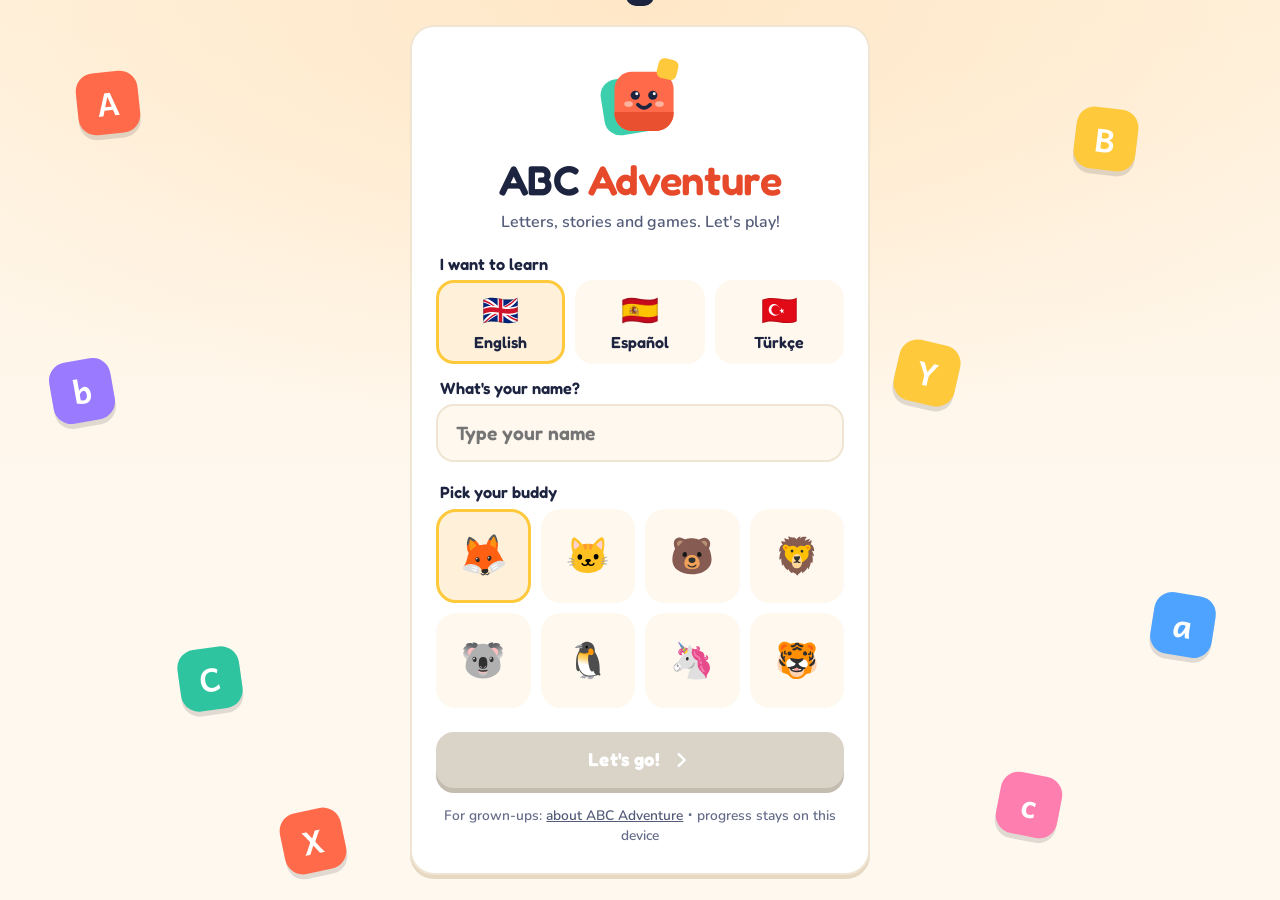
<file: abc/index.html>
<!doctype html>
<html lang="en">
<head>
<meta charset="utf-8">
<meta name="viewport" content="width=device-width,initial-scale=1,viewport-fit=cover">
<title>ABC Adventure — free learning games for kids | Cute Learning Co.</title>
<meta name="description" content="Learn the alphabet in English, Spanish or Turkish, plus numbers 1 to 20, colors and shapes, and play Simon Says. Free, in the browser, no sign-up and no ads.">
<link rel="canonical" href="https://cutelearningco.com/abc/">
<meta name="theme-color" content="#FFF8EF">
<link rel="manifest" href="/abc/manifest.webmanifest">
<link rel="icon" href="/favicon.svg" type="image/svg+xml">
<link rel="apple-touch-icon" href="/apple-touch-icon.png">
<meta name="apple-mobile-web-app-capable" content="yes">
<meta name="apple-mobile-web-app-title" content="ABC Adventure">
<meta property="og:type" content="website"><meta property="og:site_name" content="Cute Learning Co."><meta property="og:locale" content="en_US">
<meta property="og:title" content="ABC Adventure — free learning games for kids">
<meta property="og:description" content="The alphabet in English, Spanish and Turkish, plus numbers, colors, shapes and Simon Says. No sign-up, no ads.">
<meta property="og:url" content="https://cutelearningco.com/abc/">
<meta property="og:image" content="https://cutelearningco.com/og-abc.jpg"><meta property="og:image:width" content="1200"><meta property="og:image:height" content="630">
<meta name="twitter:card" content="summary_large_image">
<link rel="preload" href="/assets/fonts/fredoka.woff2" as="font" type="font/woff2" crossorigin>
<link rel="preload" href="/assets/fonts/andika.woff2" as="font" type="font/woff2" crossorigin>
<style>@font-face{font-family:Fredoka;src:url(/assets/fonts/fredoka.woff2) format("woff2");font-weight:400 700;font-display:swap;unicode-range:U+0020-007E,U+00A0,U+00A1,U+00A9,U+00B0,U+00BF,U+00C1,U+00C7,U+00C9,U+00CD,U+00D1,U+00D3,U+00D6,U+00DA,U+00DC,U+00E1,U+00E7,U+00E9,U+00ED,U+00F1,U+00F3,U+00F6,U+00FA,U+00FC,U+2013-201D,U+2022,U+2026,U+00D7,U+2190-2194,U+2713,U+20AC,U+20BA}@font-face{font-family:Fredoka;src:url(/assets/fonts/fredoka-ext.woff2) format("woff2");font-weight:400 700;font-display:swap;unicode-range:U+011E-011F,U+0130-0131,U+015E-015F}@font-face{font-family:Nunito;src:url(/assets/fonts/nunito.woff2) format("woff2");font-weight:400 800;font-display:swap;unicode-range:U+0020-007E,U+00A0,U+00A1,U+00A9,U+00B0,U+00BF,U+00C1,U+00C7,U+00C9,U+00CD,U+00D1,U+00D3,U+00D6,U+00DA,U+00DC,U+00E1,U+00E7,U+00E9,U+00ED,U+00F1,U+00F3,U+00F6,U+00FA,U+00FC,U+2013-201D,U+2022,U+2026,U+00D7,U+2190-2194,U+2713,U+20AC,U+20BA}@font-face{font-family:Nunito;src:url(/assets/fonts/nunito-ext.woff2) format("woff2");font-weight:400 800;font-display:swap;unicode-range:U+011E-011F,U+0130-0131,U+015E-015F}@font-face{font-family:Andika;src:url(/assets/fonts/andika.woff2) format("woff2");font-weight:700;font-display:swap;unicode-range:U+0020-007E,U+00C7,U+00D1,U+00D6,U+00DC,U+00E7,U+00F1,U+00F6,U+00FC}@font-face{font-family:Andika;src:url(/assets/fonts/andika-ext.woff2) format("woff2");font-weight:700;font-display:swap;unicode-range:U+011E-011F,U+0130-0131,U+015E-015F}:root{--cream:#FFF8EF;--cream2:#FFF1E0;--paper:#fff;--ink:#1D2440;--ink2:#545C79;--ink3:#666D8A;--coral-t:#E64A2A;--line:#F0E4D3;--edge:#E7D8C2;--coral:#EC5130;--coral-d:#C63D1F;--sun:#FFC93C;--sun-d:#E0A400;--mint:#2EC4A0;--mint-d:#1A9C7E;--sky:#4DA3FF;--sky-d:#2A7EDC;--lilac:#9A7BFF;--lilac-d:#7556E3;--pink:#FF7EB0;--pink-d:#E0558B;--ok:#2EC4A0;--ok-bg:#E3F8F1;--bad:#FF6B4A;--bad-bg:#FFE9E3;--display:"Fredoka",ui-rounded,"Arial Rounded MT Bold",system-ui,sans-serif;--body:"Nunito",ui-rounded,system-ui,-apple-system,"Segoe UI",sans-serif;--letter:"Andika","Fredoka",ui-rounded,system-ui,sans-serif;--r:24px;--r-sm:16px;--ease:cubic-bezier(.2,.8,.2,1);--spring:cubic-bezier(.34,1.56,.64,1);--nav-h:76px}[data-theme=dark]{--cream:#11162A;--cream2:#161C34;--paper:#1C2340;--ink:#F3F4FB;--ink2:#B6BCD6;--ink3:#8990B0;--line:#2A3358;--edge:#0C1022;--ok-bg:#123A35;--bad-bg:#3D2026}.p0{--t:#FFE6DE;--s:#FF6B4A;--d:#D9452A}.p1{--t:#FFF2CC;--s:#FFB800;--d:#A87300}.p2{--t:#D9F6EE;--s:#2EC4A0;--d:#137A62}.p3{--t:#DDEEFF;--s:#4DA3FF;--d:#2A7EDC}.p4{--t:#ECE5FF;--s:#9A7BFF;--d:#7556E3}.p5{--t:#FFE3EF;--s:#FF7EB0;--d:#C2407A}[data-theme=dark] .p0{--t:#3A2220}[data-theme=dark] .p1{--t:#3A3018}[data-theme=dark] .p2{--t:#143632}[data-theme=dark] .p3{--t:#18294A}[data-theme=dark] .p4{--t:#272247}[data-theme=dark] .p5{--t:#3A1F30}*,*:before,*:after{box-sizing:border-box;margin:0;padding:0}html{-webkit-text-size-adjust:100%;touch-action:manipulation}body{min-height:100dvh;font:600 1rem/1.5 var(--body);color:var(--ink);background:var(--cream);overflow-x:hidden;-webkit-tap-highlight-color:transparent;-webkit-font-smoothing:antialiased}button{font:inherit;color:inherit;background:none;border:0;cursor:pointer;touch-action:manipulation}button:focus-visible,a:focus-visible,input:focus-visible{outline:3px solid var(--sky);outline-offset:3px;border-radius:14px}img{display:block}.art{width:1em;height:1em;object-fit:contain;flex:none;-webkit-user-select:none;user-select:none;-webkit-user-drag:none}.ie{display:inline-block;width:1.25em;height:1.25em;vertical-align:-.28em;margin:0 .06em}.vh{position:absolute;width:1px;height:1px;overflow:hidden;clip:rect(0 0 0 0);white-space:nowrap}h1,h2,h3,.disp{font-family:var(--display);font-weight:600;letter-spacing:-.01em;line-height:1.15}.btn{--c:var(--coral);--cd:var(--coral-d);display:inline-flex;align-items:center;justify-content:center;gap:10px;min-height:56px;padding:0 26px;border-radius:18px;background:var(--c);color:#fff;font:700 1.17rem/1 var(--display);letter-spacing:.01em;box-shadow:0 5px 0 var(--cd);transition:transform .12s var(--ease),box-shadow .12s var(--ease),filter .2s}.btn:hover{filter:brightness(1.04)}.btn:active{transform:translateY(4px);box-shadow:0 1px 0 var(--cd)}.btn:disabled{--c:#D9D3C8;--cd:#C4BCAE;cursor:not-allowed;filter:none}[data-theme=dark] .btn:disabled{--c:#323A5C;--cd:#262D4A;color:#8990b0}.btn .art{font-size:1.5rem}.btn--soft{--c:var(--paper);--cd:var(--edge);color:var(--ink);border:2px solid var(--line)}.btn--mint{--c:var(--mint);--cd:var(--mint-d);color:var(--ink)}.btn--sky{--c:var(--sky);--cd:var(--sky-d);color:var(--ink)}.btn--lilac{--c:var(--lilac);--cd:var(--lilac-d);color:var(--ink)}.btn--sun{--c:var(--sun);--cd:var(--sun-d);color:#3d2c00}.btn--wide{width:100%}.chip{display:inline-flex;align-items:center;gap:6px;height:38px;padding:0 12px 0 8px;border-radius:999px;background:var(--paper);border:2px solid var(--line);font:600 .98rem/1 var(--display)}.chip .art{font-size:1.3rem}.ibtn{display:grid;place-items:center;width:44px;height:44px;border-radius:14px;background:var(--paper);border:2px solid var(--line);box-shadow:0 3px 0 var(--edge);transition:transform .12s}.ibtn:active{transform:translateY(3px);box-shadow:0 0 0 var(--edge)}.ibtn svg{width:22px;height:22px}.card{background:var(--paper);border:2px solid var(--line);border-radius:var(--r);box-shadow:0 4px 0 var(--edge)}.back{display:inline-flex;align-items:center;gap:6px;height:44px;padding:0 16px 0 10px;border-radius:14px;background:var(--paper);border:2px solid var(--line);box-shadow:0 3px 0 var(--edge);font:600 1rem/1 var(--display);color:var(--ink2)}.back svg{width:20px;height:20px}.back:active{transform:translateY(3px);box-shadow:none}.label{display:flex;align-items:center;gap:8px;margin:30px 0 14px;font:600 1.2rem/1.2 var(--display);color:var(--ink)}.label .art{font-size:1.5rem}.bar{height:14px;border-radius:99px;background:var(--cream2);overflow:hidden;box-shadow:inset 0 2px #0000000d}.bar i{display:block;height:100%;width:0;border-radius:inherit;background:linear-gradient(90deg,var(--sun),var(--coral));transition:width .8s var(--ease)}.top{position:sticky;top:0;z-index:30;display:flex;align-items:center;gap:8px;padding:10px max(14px,calc((100vw - 1040px)/2)) 10px;background:color-mix(in srgb,var(--cream) 86%,transparent);backdrop-filter:blur(14px);-webkit-backdrop-filter:blur(14px)}.brand{text-decoration:none;color:inherit;display:flex;align-items:center;gap:10px;margin-right:auto;font:600 1.3rem/1 var(--display);white-space:nowrap}.brand svg{width:40px;height:40px;flex:none}.brand b{color:var(--coral-t);font-weight:700}.top .chip{height:40px}.me{display:flex;align-items:center;justify-content:center;width:44px;height:44px;border-radius:50%;background:var(--paper);border:2px solid var(--line);box-shadow:0 3px 0 var(--edge)}.me .art{font-size:1.75rem}main{max-width:1040px;margin:0 auto;padding:8px 14px calc(var(--nav-h) + 40px)}.screen{display:none}.screen.on{display:block;animation:enter .45s var(--ease) both}@keyframes enter{0%{opacity:0;transform:translateY(14px)}}.nav{position:fixed;left:50%;bottom:max(12px,env(safe-area-inset-bottom));z-index:40;display:flex;gap:4px;padding:6px;transform:translate(-50%);border-radius:24px;background:var(--paper);border:2px solid var(--line);box-shadow:0 12px 30px -10px #1d244040,0 4px 0 var(--edge)}.nav button{display:flex;flex-direction:column;align-items:center;gap:2px;min-width:86px;padding:8px 10px 6px;border-radius:18px;font:600 .82rem/1 var(--display);color:var(--ink3);transition:background .2s,color .2s}.nav .art{font-size:1.75rem;transition:transform .3s var(--spring)}.nav button[aria-current=page]{background:var(--cream2);color:var(--ink)}.nav button[aria-current=page] .art{transform:translateY(-2px) scale(1.08)}body.play .nav,body.welcome .nav,body.welcome .top{display:none}.wel{position:fixed;top:0;right:0;bottom:0;left:0;z-index:60;display:grid;place-items:center;padding:20px;overflow:auto;background:radial-gradient(120% 80% at 50% 0%,#FFE7C7 0%,transparent 60%),linear-gradient(180deg,#fff3e0,#fff8ef 60%)}[data-theme=dark] .wel{background:radial-gradient(120% 80% at 50% 0%,#2A2550 0%,transparent 60%),var(--cream)}body:not(.welcome) .wel{display:none}.float{position:absolute;top:0;right:0;bottom:0;left:0;overflow:hidden;pointer-events:none}.float span{position:absolute;display:grid;place-items:center;width:62px;height:62px;border-radius:18px;font:600 2rem/1 var(--letter);color:#fff;box-shadow:0 5px #0000001f;animation:bob 6s ease-in-out infinite}@keyframes bob{50%{transform:translateY(-14px) rotate(var(--r2,6deg))}}.wel__box{position:relative;width:min(460px,100%);padding:30px 24px 26px;text-align:center}.wel__box>svg{width:86px;height:86px;margin:0 auto 6px}.wel h1{font-size:clamp(2rem,7vw,2.6rem)}.wel h1 b{color:var(--coral-t);font-weight:600}.wel p.sub{margin-top:6px;color:var(--ink2)}.field{margin-top:22px;text-align:left}.field>span{display:block;margin:0 0 8px 4px;font:600 1.02rem/1 var(--display)}.input{width:100%;height:58px;padding:0 18px;border-radius:18px;border:2px solid var(--line);background:var(--cream);font:600 1.2rem/1 var(--display);color:var(--ink);transition:border-color .2s,box-shadow .2s}.input:focus{outline:0;border-color:var(--sky);box-shadow:0 0 0 4px color-mix(in srgb,var(--sky) 25%,transparent)}.buddies{display:grid;grid-template-columns:repeat(4,1fr);gap:10px}.buddy{aspect-ratio:1;display:grid;place-items:center;border-radius:20px;background:var(--cream);border:3px solid transparent;transition:transform .2s var(--spring),border-color .2s,background .2s}.buddy .art{font-size:2.6rem;transition:transform .3s var(--spring)}.buddy[aria-checked=true]{background:#fff0da;border-color:var(--sun)}[data-theme=dark] .buddy[aria-checked=true]{background:#3a3018}.buddy[aria-checked=true] .art{transform:scale(1.12) rotate(-6deg)}.who{display:flex;flex-wrap:wrap;gap:8px;justify-content:center;margin-top:18px}.who button{display:flex;align-items:center;gap:8px;height:46px;padding:0 16px 0 8px;border-radius:999px;background:var(--cream);border:2px solid var(--line);font:600 1rem/1 var(--display)}.who .art{font-size:1.7rem}.wel .btn{margin-top:24px}.wel__foot{margin-top:18px;font-size:.86rem;color:var(--ink3)}.wel__foot a{color:var(--ink2)}.hello{position:relative;display:flex;align-items:center;gap:16px;padding:20px;overflow:hidden;color:#fff;background:linear-gradient(135deg,#6a4df0,#2f6fd0);border:0;box-shadow:0 6px #3b2fa8}.hello:after{content:"";position:absolute;right:-40px;top:-60px;width:220px;height:220px;border-radius:50%;background:#ffffff1f}.hello__av{display:grid;place-items:center;width:78px;height:78px;flex:none;border-radius:24px;background:#ffffff38}.hello__av .art{font-size:3.1rem}.hello h2{font-size:1.6rem}.hello__lv{display:flex;align-items:center;gap:6px;margin:2px 0 10px;font:600 .98rem/1.2 var(--display);opacity:.95}.hello__lv .art{font-size:1.2rem}.hello .bar{background:#ffffff40;box-shadow:none}.hello__xp{margin-top:6px;font-size:.86rem;opacity:.9}.hello>div:nth-child(2){flex:1;min-width:0;position:relative;z-index:1}.daily{display:flex;align-items:center;gap:14px;width:100%;margin-top:16px;padding:14px 16px;text-align:left;background:linear-gradient(135deg,#ffd25e,#ff9f45);border:0;box-shadow:0 5px #e08a2e;color:#3d2600;transition:transform .15s}.daily:active{transform:translateY(3px);box-shadow:0 2px #e08a2e}.daily .art{font-size:2.9rem}.daily small{display:block;font:700 .78rem/1 var(--display);letter-spacing:.06em;text-transform:uppercase;opacity:.75}.daily b{display:block;margin-top:4px;font:600 1.25rem/1.15 var(--display)}.daily em{margin-left:auto;padding:8px 12px;border-radius:999px;background:#ffffff8c;font:600 .85rem/1 var(--display);font-style:normal;white-space:nowrap}.daily.done{background:linear-gradient(135deg,#7be0c3,#2ec4a0);box-shadow:0 5px #1a9c7e;color:#063a2d}.modes{display:grid;grid-template-columns:repeat(3,1fr);gap:14px}.mode{position:relative;display:flex;flex-direction:column;align-items:flex-start;gap:4px;min-height:168px;padding:18px;border-radius:var(--r);text-align:left;color:var(--ink);background:var(--s);box-shadow:0 6px color-mix(in srgb,var(--s) 60%,#1D2440);overflow:hidden;transition:transform .15s var(--ease)}.mode:before{content:"";position:absolute;right:-30px;bottom:-40px;width:150px;height:150px;border-radius:50%;background:#ffffff24}.mode:hover{transform:translateY(-2px)}.mode:active{transform:translateY(4px);box-shadow:0 2px color-mix(in srgb,var(--s) 60%,#1D2440)}.mode .art{position:relative;font-size:3.4rem;margin-bottom:auto;filter:drop-shadow(0 4px 0 rgba(0,0,0,.12))}.mode b{position:relative;margin-top:14px;font:600 1.3rem/1.1 var(--display)}.mode span{position:relative;font-size:.94rem;font-weight:700;line-height:1.3}.mode i{position:absolute;top:14px;right:14px;padding:5px 9px;border-radius:999px;background:#ffffff8c;font:600 .72rem/1 var(--display);font-style:normal;letter-spacing:.06em}.stats{display:grid;grid-template-columns:repeat(4,1fr);gap:12px}.stat{padding:16px 10px;text-align:center}.stat .art{font-size:1.9rem;margin:0 auto 6px}.stat b{display:block;font:600 1.6rem/1 var(--display)}.stat span{display:block;margin-top:4px;font-size:.82rem;color:var(--ink2)}.minis{display:grid;grid-template-columns:repeat(13,1fr);gap:8px}.mini{position:relative;display:flex;flex-direction:column;align-items:center;gap:2px;padding:8px 2px 6px;border-radius:16px;background:var(--t);border:2px solid transparent;transition:transform .15s var(--spring)}.mini:hover{transform:translateY(-3px)}.mini b{font:700 1.45rem/1 var(--letter);color:var(--d)}.mini .art{font-size:1.5rem}.done-dot{position:absolute;top:-6px;right:-6px;width:22px;height:22px;border-radius:50%;background:var(--mint);border:2px solid var(--paper);display:grid;place-items:center}.done-dot svg{width:12px;height:12px}.ph{display:flex;align-items:center;gap:12px;margin:6px 0 18px}.ph h2{font-size:clamp(1.5rem,4.6vw,2rem)}.ph .grow{flex:1}.letters{display:grid;grid-template-columns:repeat(auto-fill,minmax(108px,1fr));gap:12px}.lt{position:relative;display:flex;flex-direction:column;align-items:center;gap:4px;padding:14px 6px 12px;border-radius:22px;background:var(--t);box-shadow:0 4px color-mix(in srgb,var(--s) 35%,transparent);transition:transform .15s var(--spring)}.lt:hover{transform:translateY(-3px) rotate(-1deg)}.lt:active{transform:translateY(3px)}.lt b{font:700 2.5rem/1 var(--letter);color:var(--d)}.lt .art{font-size:2.3rem}.lt span{font-size:.84rem;color:var(--ink2)}.lt .stars3{position:absolute;top:8px;left:8px;display:flex;gap:1px}.stars3 .art{font-size:.9rem}.stars3 .off{filter:grayscale(1);opacity:.28}.lhead{display:flex;align-items:center;gap:10px;margin-bottom:14px}.lhead .grow{flex:1}.hero{position:relative;display:grid;grid-template-columns:1fr auto;align-items:center;gap:10px;padding:26px 28px;border-radius:32px;background:var(--t);overflow:hidden;box-shadow:0 6px color-mix(in srgb,var(--s) 40%,transparent)}.hero:before{content:"";position:absolute;left:-60px;bottom:-90px;width:260px;height:260px;border-radius:50%;background:var(--s);opacity:.12}.hero__l{position:relative;display:flex;align-items:baseline;gap:10px;font-family:var(--letter);font-weight:700;color:var(--d);line-height:.9}.hero__l b{font-size:clamp(7rem,26vw,11rem)}.hero__l span{font-size:clamp(5rem,18vw,8rem);opacity:.75}.hero__art{position:relative;font-size:clamp(6rem,22vw,10rem);filter:drop-shadow(0 10px 0 rgba(0,0,0,.08));animation:bob 5s ease-in-out infinite}.hero .btn{position:relative;grid-column:1 / -1;justify-self:start;--c:var(--d);--cd:color-mix(in srgb,var(--d) 70%,#000)}.hero.p1 .btn{--c:var(--sun);--cd:var(--sun-d);color:#3d2c00}.two{display:grid;grid-template-columns:1fr 1fr;gap:14px;margin-top:16px}.phon{display:flex;align-items:center;gap:16px;padding:18px}.phon__s{display:grid;place-items:center;width:74px;height:74px;flex:none;border-radius:22px;background:var(--t);font:700 1.8rem/1 var(--letter);color:var(--d)}.phon small,.words small{display:block;font:700 .74rem/1 var(--display);letter-spacing:.08em;text-transform:uppercase;color:var(--ink3)}.phon b{display:block;margin:6px 0 2px;font:600 1.3rem/1.15 var(--display)}.phon p{font-size:.9rem;color:var(--ink2);line-height:1.35}.phon .spk{margin-left:auto}.spk{display:grid;place-items:center;width:48px;height:48px;flex:none;border-radius:16px;background:var(--cream2);color:var(--ink2);transition:transform .15s var(--spring),background .2s}.spk svg{width:24px;height:24px}.spk:active{transform:scale(.9)}.words{display:grid;grid-template-columns:repeat(4,1fr);gap:12px;margin-top:16px}.word{display:flex;flex-direction:column;align-items:center;gap:10px;padding:18px 10px 14px;text-align:center;transition:transform .15s var(--spring)}.word:active{transform:scale(.96)}.word .art{font-size:3.4rem}.word b{display:block;margin-top:4px;font:600 1.15rem/1.15 var(--display)}.word b em{font-style:normal;color:var(--coral)}.story{margin-top:16px;padding:22px 22px 18px}.story h3{display:flex;align-items:center;gap:8px;font-size:1.25rem}.story h3 .art{font-size:1.6rem}.story p{margin:10px 0 14px;font:600 1.12rem/1.65 var(--body);color:var(--ink)}.learn-cta{margin-top:18px}.mhud small,.whud small{display:block;margin-top:4px;font:700 .7rem/1 var(--display);letter-spacing:.08em;color:var(--ink3);text-transform:uppercase}.btn.no{animation:shake .35s;--c:var(--bad-bg);color:var(--coral-d)}.phon small,.phon b,.phon p{display:block}.pager{display:flex;justify-content:space-between;gap:12px;margin-top:18px}.qtop{display:flex;align-items:center;gap:10px;margin-bottom:16px}.dots{display:flex;gap:8px;margin:0 auto}.dots i{width:14px;height:14px;border-radius:50%;background:var(--line);transition:all .3s var(--spring)}.dots i.on{width:34px;border-radius:99px;background:var(--sky)}.dots i.ok{background:var(--ok)}.dots i.bad{background:var(--bad)}.qcard{display:flex;flex-direction:column;align-items:center;gap:12px;padding:26px 20px;text-align:center}.qcard .art{font-size:6.5rem;animation:pop .5s var(--spring)}@keyframes pop{0%{transform:scale(.4);opacity:0}}.qcard h2{font-size:clamp(1.35rem,4.4vw,1.8rem)}.qcard .hint{display:inline-flex;align-items:center;gap:6px;padding:6px 14px;border-radius:999px;background:var(--cream2);font:600 .92rem/1 var(--display);color:var(--ink2)}.qcard .hint b{font:700 1.15rem/1 var(--letter);color:var(--coral-d)}.choices{display:grid;grid-template-columns:1fr 1fr;gap:12px;margin-top:16px}.choice{display:flex;align-items:center;gap:12px;min-height:76px;padding:12px 16px;border-radius:20px;background:var(--paper);border:2px solid var(--line);box-shadow:0 4px 0 var(--edge);text-align:left;font:600 1.15rem/1.15 var(--display);transition:transform .12s,background .2s,border-color .2s}.choice .art{font-size:2.4rem}.choice:not(:disabled):hover{border-color:var(--sky)}.choice:not(:disabled):active{transform:translateY(3px);box-shadow:0 1px 0 var(--edge)}.choice.ok{background:var(--ok-bg);border-color:var(--ok);box-shadow:0 4px 0 var(--ok);animation:yay .5s var(--spring)}.choice.bad{background:var(--bad-bg);border-color:var(--bad);box-shadow:0 4px 0 var(--bad);animation:shake .4s}.choice:disabled{cursor:default}@keyframes yay{40%{transform:scale(1.05)}}@keyframes shake{25%{transform:translate(-7px)}75%{transform:translate(7px)}}.fb{display:flex;align-items:center;justify-content:center;gap:8px;min-height:54px;margin-top:14px;padding:12px 16px;border-radius:18px;font:600 1.15rem/1.2 var(--display);opacity:0;transform:translateY(6px);transition:all .25s var(--ease)}.fb.ok,.fb.bad{opacity:1;transform:none}.fb.ok{background:var(--ok-bg);color:#0e6b55}.fb.bad{background:var(--bad-bg);color:#a33416}[data-theme=dark] .fb.ok{color:#7be7c9}[data-theme=dark] .fb.bad{color:#ffb09c}.fb .art{font-size:1.6rem}.next{display:none;margin-top:14px}.next.show{display:flex}.hud{display:grid;grid-template-columns:auto 1fr auto;align-items:center;gap:14px;padding:12px 16px;margin-bottom:12px}.ring{position:relative;width:64px;height:64px}.ring svg{width:64px;height:64px;transform:rotate(-90deg)}.ring circle{fill:none;stroke-width:6}.ring .bg{stroke:var(--line)}.ring .fg{stroke:var(--mint);stroke-linecap:round;transition:stroke .3s}.ring b{position:absolute;top:0;right:0;bottom:0;left:0;display:grid;place-items:center;font:600 1.35rem/1 var(--display)}.hud .score{text-align:center}.hud .score b{display:block;font:600 2rem/1 var(--display)}.hud small{display:block;font:700 .7rem/1 var(--display);letter-spacing:.08em;color:var(--ink3);text-transform:uppercase}.hearts{display:flex;gap:2px;justify-content:center}.hearts .art{font-size:1.6rem;transition:transform .3s,filter .3s}.hearts .off{filter:grayscale(1);opacity:.25;transform:scale(.8)}.combo{display:flex;align-items:center;justify-content:center;gap:8px;min-height:44px;margin-bottom:12px;padding:8px 14px;border-radius:16px;background:var(--cream2);font:600 1rem/1.2 var(--display);color:var(--ink2);transition:all .3s}.combo.x2{background:#fff0c7;color:#8a5a00}.combo.x3{background:#ffe0d6;color:#b2361a}.combo.x4{background:linear-gradient(90deg,#c9b8ff,#ffc2da);color:var(--ink);animation:yay .6s}.combo .art{font-size:1.4rem}.spop{position:fixed;z-index:80;pointer-events:none;font:600 1.6rem/1 var(--display);color:var(--mint);text-shadow:0 2px 0 #fff;animation:spop .9s var(--ease) forwards}@keyframes spop{to{transform:translate(-50%,-70px);opacity:0}}.mhud{display:grid;grid-template-columns:repeat(4,1fr);gap:10px;margin-bottom:14px}.mhud div{padding:10px;text-align:center}.mhud b{display:block;font:600 1.4rem/1 var(--display)}.mgrid{display:grid;grid-template-columns:repeat(4,1fr);gap:12px;max-width:620px;margin:0 auto;perspective:900px}.mc{position:relative;aspect-ratio:3/3.6;border-radius:20px;transform-style:preserve-3d;transition:transform .5s var(--spring)}.mc.flip,.mc.match{transform:rotateY(180deg)}.mc>span{position:absolute;top:0;right:0;bottom:0;left:0;display:grid;place-items:center;border-radius:20px;backface-visibility:hidden;-webkit-backface-visibility:hidden}.mc .back-f{background:var(--lilac);box-shadow:0 5px 0 var(--lilac-d);background-image:radial-gradient(circle at 25% 25%,rgba(255,255,255,.22) 0 9%,transparent 10%),radial-gradient(circle at 75% 70%,rgba(255,255,255,.16) 0 13%,transparent 14%)}.mc .back-f svg{width:46%;height:auto;opacity:.95}.mc .front-f{transform:rotateY(180deg);background:var(--paper);border:2px solid var(--line);box-shadow:0 5px 0 var(--edge)}.mc .front-f b{font:700 3.2rem/1 var(--letter);color:var(--lilac-d)}.mc .front-f .art{font-size:3.4rem}.mc.match .front-f{background:var(--ok-bg);border-color:var(--ok);box-shadow:0 5px 0 var(--ok);animation:yay .5s .3s}.whud{display:grid;grid-template-columns:1fr auto 1fr;align-items:center;gap:10px;padding:12px 16px;margin-bottom:12px}.whud>div:last-child{text-align:right}.whud b{font:600 1.5rem/1 var(--display)}.wstage{display:flex;flex-direction:column;align-items:center;gap:12px;padding:24px 16px}.wstage .art{font-size:6rem}.wstage h2{display:flex;align-items:center;gap:10px;font-size:1.4rem}.blanks{display:flex;flex-wrap:wrap;justify-content:center;gap:8px}.blank{display:grid;place-items:center;width:clamp(38px,9vw,54px);height:clamp(48px,11vw,64px);border-radius:14px;border:3px dashed var(--line);font:700 clamp(1.6rem,6vw,2.3rem)/1 var(--letter);color:var(--ink)}.blank.fill{border:3px solid var(--mint);background:var(--ok-bg);animation:pop .3s var(--spring)}.blank.cur{border-color:var(--sky);border-style:solid}.tiles{display:flex;flex-wrap:wrap;justify-content:center;gap:10px;margin-top:16px}.tile{display:grid;place-items:center;width:clamp(50px,13vw,66px);height:clamp(54px,14vw,70px);border-radius:18px;background:var(--sun);box-shadow:0 5px 0 var(--sun-d);font:700 clamp(1.7rem,6.6vw,2.4rem)/1 var(--letter);color:#3d2c00;transition:transform .12s,opacity .2s}.tile:active{transform:translateY(4px);box-shadow:0 1px 0 var(--sun-d)}.tile.used{opacity:.25;pointer-events:none;transform:scale(.9)}.tile.no{animation:shake .35s;background:#ffb3a1;box-shadow:0 5px 0 var(--coral-d)}.cstat{flex:1;text-align:center;font:600 1.1rem/1.2 var(--display)}.ctitle{display:flex;align-items:center;gap:8px;margin:18px 0 10px;font:700 .8rem/1 var(--display);letter-spacing:.08em;text-transform:uppercase;color:var(--ink3)}.cgrid{display:grid;grid-template-columns:repeat(6,1fr);gap:10px}.cc{display:grid;place-items:center;aspect-ratio:1;border-radius:20px;font:700 clamp(1.9rem,7vw,3rem)/1 var(--letter);transition:transform .15s var(--spring),opacity .3s}.cc.up{background:var(--sky-d);color:#fff;box-shadow:0 5px #1d5fb0}.cc.lo{background:var(--paper);color:var(--sky-d);border:2px solid var(--line);box-shadow:0 5px 0 var(--edge)}.cc.sel{transform:translateY(-6px) scale(1.06);background:var(--sun);color:#3d2c00;box-shadow:0 8px 0 var(--sun-d)}.cc.got{opacity:.35;transform:scale(.9);background:var(--ok-bg);color:var(--mint-d);box-shadow:none;border-color:transparent;pointer-events:none}.cc.no{animation:shake .35s;border-color:var(--bad)}.res{max-width:520px;margin:10px auto 0;padding:30px 22px 24px;text-align:center}#rArt .art{font-size:7rem;margin:0 auto;animation:pop .6s var(--spring)}.res h2{margin-top:10px;font-size:clamp(1.7rem,6vw,2.2rem)}.res p{margin-top:4px;color:var(--ink2)}.rstars{display:flex;justify-content:center;gap:8px;margin:18px 0 8px}.rstars .art{font-size:3rem;animation:pop .5s var(--spring) both}.rstars .art:nth-child(2){animation-delay:.15s}.rstars .art:nth-child(3){animation-delay:.3s}.rstars .off{filter:grayscale(1);opacity:.22}.xp{display:inline-flex;align-items:center;gap:6px;padding:8px 16px;border-radius:999px;background:#fff0c7;color:#8a5a00;font:600 1.1rem/1 var(--display)}[data-theme=dark] .xp{background:#3a3018;color:#ffd66b}.xp .art{font-size:1.3rem}.rgrid{display:grid;grid-template-columns:repeat(3,1fr);gap:10px;margin:20px 0}.rgrid div{padding:12px 6px;border-radius:18px;background:var(--cream2)}.rgrid b{display:block;font:600 1.5rem/1 var(--display)}.rgrid span{display:block;margin-top:4px;font-size:.8rem;color:var(--ink2)}.racts{display:grid;grid-template-columns:1fr 1fr;gap:12px}.racts .btn{padding:0 12px}.lvcard{display:flex;align-items:center;gap:16px;padding:22px;color:#3d2600;background:linear-gradient(135deg,#ffd25e,#ff9f45);border:0;box-shadow:0 6px #e08a2e}#tfArt .art{font-size:4rem}.lvcard h2{font-size:1.5rem}.lvcard p{margin:2px 0 10px;font-size:.92rem;opacity:.85}.lvcard .bar{background:#ffffff73}.lvcard>div{flex:1}.badges{display:grid;grid-template-columns:repeat(auto-fill,minmax(150px,1fr));gap:12px}.badge{padding:16px 12px;text-align:center}.badge .art{font-size:2.8rem;margin:0 auto 8px}.badge b{display:block;font:600 1.02rem/1.2 var(--display)}.badge span{display:block;margin-top:3px;font-size:.8rem;line-height:1.3;color:var(--ink2)}.badge.off .art{filter:grayscale(1);opacity:.3}.badge.off b{color:var(--ink3)}.badge.on{background:linear-gradient(180deg,#FFF6DC,var(--paper));border-color:#ffe29a}[data-theme=dark] .badge.on{background:linear-gradient(180deg,#3A3018,var(--paper));border-color:#5e4c1e}.rows{padding:6px}.row{display:flex;align-items:center;gap:12px;padding:12px;border-radius:16px}.row+.row{border-top:2px solid var(--line);border-radius:0}.row.me-row{background:var(--cream2);border-radius:16px}.row .rk{width:36px;text-align:center;font:600 1.1rem/1 var(--display);color:var(--ink3)}.row .rk .art{font-size:1.8rem;margin:0 auto}.row .av{font-size:2.2rem}.row .nm{flex:1;min-width:0}.row .nm b{display:block;font:600 1.08rem/1.2 var(--display);overflow:hidden;text-overflow:ellipsis;white-space:nowrap}.row .nm span{font-size:.82rem;color:var(--ink2)}.row .sc{text-align:right;font:600 1.1rem/1.1 var(--display)}.row .sc span{display:block;font:600 .78rem/1.2 var(--body);color:var(--ink3)}.empty{padding:22px;text-align:center;color:var(--ink2)}.grown{display:flex;align-items:center;gap:14px;width:100%;margin-top:26px;padding:18px;text-align:left}.grown .art{font-size:2.4rem}.grown b{display:block;font:600 1.15rem/1.2 var(--display)}.grown span{font-size:.9rem;color:var(--ink2)}.grown svg{margin-left:auto;width:22px;height:22px;color:var(--ink3)}.maphead{padding:20px 22px;color:#fff;background:linear-gradient(135deg,#12775f,#2066c2);border:0;box-shadow:0 6px #154e7a}.maphead h2{display:flex;align-items:center;gap:10px;font-size:1.6rem}.maphead h2 .art{font-size:2rem}.maphead p{margin:4px 0 12px;opacity:.92}.maphead .bar{background:#ffffff47}.trail{position:relative;margin:24px auto 0;max-width:560px}.trail>svg{position:absolute;top:0;right:0;bottom:0;left:0;width:100%;height:100%;overflow:visible}.trail path{fill:none;stroke-linecap:round;stroke-linejoin:round}:root{--road:#F2DFC2;--road2:#FFF3E2}[data-theme=dark]{--road:#262E50;--road2:#2E3760}.stop{position:absolute;display:flex;flex-direction:column;align-items:center;transform:translate(-50%,-50%)}.stop button{position:relative;display:grid;place-items:center;width:74px;height:74px;border-radius:50%;background:var(--paper);border:4px solid var(--t);box-shadow:0 5px color-mix(in srgb,var(--s) 45%,transparent);transition:transform .2s var(--spring)}.stop button:hover{transform:scale(1.07)}.stop b{font:700 1.9rem/1 var(--letter);color:var(--d)}.stop .art{position:absolute;right:-10px;bottom:-6px;font-size:1.9rem}.stop.done button{background:var(--d);border-color:var(--paper)}.stop.done b{color:#fff}.stop.p1.done button{background:var(--sun)}.stop.p1.done b{color:#3d2c00}.stop .stars3{margin-top:6px}.stop.here button{animation:here 1.6s ease-in-out infinite}@keyframes here{50%{box-shadow:0 5px color-mix(in srgb,var(--s) 45%,transparent),0 0 0 12px color-mix(in srgb,var(--s) 22%,transparent)}}.pin{position:absolute;z-index:2;font-size:2.6rem;transform:translate(-50%,-115%);animation:bob 2.4s ease-in-out infinite;pointer-events:none}.deco{position:absolute;font-size:2.2rem;opacity:.9;pointer-events:none;transform:translate(-50%,-50%)}.rep-h{display:flex;align-items:center;gap:14px;padding:20px}.rep-h .art{font-size:3rem}.rep-h h2{font-size:1.5rem}.rep-h p{font-size:.9rem;color:var(--ink2)}.rep-h .seg{margin-left:auto}.seg{display:inline-flex;padding:4px;border-radius:14px;background:var(--cream2)}.seg button{height:36px;padding:0 14px;border-radius:11px;font:600 .9rem/1 var(--display);color:var(--ink2)}.seg button[aria-pressed=true]{background:var(--paper);color:var(--ink);box-shadow:0 2px 0 var(--edge)}.rstats{display:grid;grid-template-columns:repeat(4,1fr);gap:12px;margin-top:16px}.rstats div{padding:16px 12px}.rstats b{display:block;font:600 1.45rem/1.1 var(--display)}.rstats span{display:block;margin-top:4px;font-size:.82rem;color:var(--ink2)}.mastery{padding:14px 18px}.mrow{display:grid;grid-template-columns:34px 1fr 64px;align-items:center;gap:12px;padding:6px 0}.mrow b{font:700 1.3rem/1 var(--letter)}.mrow .bar{height:12px}.mrow .bar i{background:linear-gradient(90deg,var(--mint),var(--sky))}.mrow .stars3{justify-content:flex-end}.focus{padding:18px}.frow{display:grid;grid-template-columns:120px 1fr 40px;align-items:center;gap:12px;padding:8px 0;font:600 1rem/1 var(--display)}.frow .bar i{background:linear-gradient(90deg,var(--sun),var(--coral))}.note{margin-top:12px;padding:12px 14px;border-radius:14px;background:var(--cream2);font-size:.9rem;color:var(--ink2)}.set{padding:6px 18px}.srow{display:flex;align-items:center;gap:14px;padding:14px 0}.srow+.srow{border-top:2px solid var(--line)}.srow .art{font-size:1.8rem}.srow div{flex:1}.srow b{display:block;font:600 1.05rem/1.2 var(--display)}.srow span{font-size:.86rem;color:var(--ink2)}.sw{position:relative;width:58px;height:34px;flex:none;border-radius:99px;background:var(--line);transition:background .2s}.sw:after{content:"";position:absolute;top:4px;left:4px;width:26px;height:26px;border-radius:50%;background:#fff;box-shadow:0 2px 4px #0003;transition:transform .25s var(--spring)}.sw[aria-checked=true]{background:var(--mint)}.sw[aria-checked=true]:after{transform:translate(24px)}.danger{color:var(--coral-d)}.ov{position:fixed;top:0;right:0;bottom:0;left:0;z-index:90;display:grid;place-items:center;padding:20px;background:#11162a8c;backdrop-filter:blur(6px);-webkit-backdrop-filter:blur(6px);opacity:0;visibility:hidden;transition:opacity .25s,visibility .25s}.ov.open{opacity:1;visibility:visible}.modal{width:min(440px,100%);padding:28px 22px 22px;text-align:center;transform:scale(.9) translateY(10px);transition:transform .35s var(--spring)}.ov.open .modal{transform:none}.modal>.art,#lvArt .art{font-size:5rem;margin:0 auto 8px}.modal h2{font-size:1.6rem}.modal p{margin:6px 0 18px;color:var(--ink2)}.gate-q{margin:4px 0 16px;font:600 2.2rem/1 var(--display)}.gate-a{display:grid;grid-template-columns:repeat(3,1fr);gap:10px}.gate-a .btn{padding:0;font-size:1.4rem}.modal .link{margin-top:14px;font:600 .95rem/1 var(--display);color:var(--ink3)}.cd{position:fixed;top:0;right:0;bottom:0;left:0;z-index:95;display:grid;place-items:center;background:#11162a99;-webkit-backdrop-filter:blur(6px);backdrop-filter:blur(6px);opacity:0;visibility:hidden;transition:opacity .2s}.cd.open{opacity:1;visibility:visible}.cd div{text-align:center;color:#fff}.cd small{display:block;font:600 1.3rem/1 var(--display);opacity:.9}.cd b{display:block;font:600 9rem/1 var(--display);text-shadow:0 8px 0 rgba(0,0,0,.2)}.cd b.go{animation:cdpop .9s var(--spring)}@keyframes cdpop{0%{transform:scale(2.2);opacity:0}}.toast{position:fixed;left:50%;top:14px;z-index:99;display:flex;align-items:center;gap:10px;max-width:min(92vw,460px);padding:10px 18px 10px 10px;border-radius:20px;background:var(--ink);color:#fff;font:600 1rem/1.25 var(--display);box-shadow:0 14px 30px -10px #0006;transform:translate(-50%,-140%);transition:transform .45s var(--spring)}[data-theme=dark] .toast{background:#f3f4fb;color:var(--ink)}[data-theme=dark] .toast{color:#1d2440}.toast.show{transform:translate(-50%)}.toast .art{font-size:2rem}.fx{position:fixed;top:0;right:0;bottom:0;left:0;z-index:98;pointer-events:none;overflow:hidden}.fx i{position:absolute;top:-20px;width:10px;height:16px;border-radius:3px;animation:fall var(--d) cubic-bezier(.25,.6,.4,1) forwards}@keyframes fall{to{transform:translate(var(--x),105vh) rotate(var(--rot));opacity:.9}}.trace{width:min(400px,100%);padding:20px;text-align:center}.trace h2{font-size:1.35rem;margin-bottom:12px}.trace canvas{width:100%;max-width:320px;aspect-ratio:1;border-radius:24px;background:var(--cream);border:2px dashed var(--line);touch-action:none;cursor:crosshair}.trace .row2{display:grid;grid-template-columns:1fr 1.6fr;gap:10px;margin-top:14px}.cert{width:min(560px,100%);padding:34px 26px 24px;text-align:center;background:linear-gradient(180deg,#fff9ec,#fff);border:3px solid #FFD66B;box-shadow:0 8px #e8b93b}.cert>.art{font-size:5rem;margin:0 auto}.cert small{display:block;margin-top:6px;font:700 .8rem/1 var(--display);letter-spacing:.14em;text-transform:uppercase;color:#b4882a}.cert h2{margin:8px 0 2px;font-size:1.9rem;color:#1d2440}.cert .nm{display:flex;align-items:center;justify-content:center;gap:10px;margin:12px 0;font:600 2.2rem/1.1 var(--display);color:var(--coral)}.cert p{color:#5b6380}.cert .abc{display:flex;flex-wrap:wrap;justify-content:center;gap:5px;margin:16px 0}.cert .abc span{display:grid;place-items:center;width:30px;height:30px;border-radius:8px;background:#fff0c7;font:700 1.05rem/1 var(--letter);color:#8a5a00}.cert .row2{display:grid;grid-template-columns:1fr 1.6fr;gap:10px;margin-top:16px}@media (max-width:760px){.modes{grid-template-columns:1fr 1fr}.minis{grid-template-columns:repeat(7,1fr)}.stats,.rstats,.words{grid-template-columns:1fr 1fr}.two{grid-template-columns:1fr}}@media (max-width:480px){.brand span{display:none}.top{gap:6px}.chip{padding:0 10px 0 6px}.hello{padding:16px}.hello__av{width:64px;height:64px}.hello__av .art{font-size:2.5rem}.hello h2{font-size:1.35rem}.mode{min-height:150px;padding:16px}.mode .art{font-size:2.9rem}.mode b{font-size:1.15rem}.daily em{display:none}.hero{padding:20px;border-radius:26px}.choices{grid-template-columns:1fr}.choice{min-height:64px}.mgrid{gap:8px}.mc .front-f b{font-size:2.4rem}.mc .front-f .art{font-size:2.5rem}.cgrid{grid-template-columns:repeat(3,1fr)}.nav button{min-width:76px}.frow{grid-template-columns:90px 1fr 30px}#tfArt .art{font-size:3rem}.ph{flex-wrap:wrap}#song{order:9;width:100%}}@media (prefers-reduced-motion:reduce){*,*:before,*:after{animation-duration:.01ms!important;animation-iteration-count:1!important;transition-duration:.01ms!important}}@media print{.top,.nav,.toast,.fx,.ov:not(.open),.screen:not(#sReport),.btn,.back,.seg{display:none!important}body{background:#fff}.ov.open{position:static;background:none;-webkit-backdrop-filter:none;backdrop-filter:none}.ov.open~main{display:none}.card{box-shadow:none}}.modes--2{grid-template-columns:repeat(2,1fr)}.modes--1{grid-template-columns:1fr}.nums{display:grid;grid-template-columns:repeat(5,1fr);gap:12px}.num{position:relative;display:flex;flex-direction:column;align-items:center;gap:6px;padding:14px 6px 12px;border-radius:22px;background:var(--t);box-shadow:0 4px color-mix(in srgb,var(--s) 35%,transparent);transition:transform .15s var(--spring)}.num:hover{transform:translateY(-3px)}.num b{font:700 2.6rem/1 var(--letter);color:var(--d)}.num span{font-size:.86rem;color:var(--ink2)}.num .stars3{position:absolute;top:8px;left:8px;display:flex}.nword{font-family:var(--display)!important;font-weight:600!important;font-size:clamp(2.2rem,7vw,3.6rem)!important;opacity:1!important;align-self:center}.count{margin-top:16px;padding:18px}.count__h{display:flex;align-items:center;justify-content:space-between;gap:12px;margin-bottom:12px}.count__h h3{font-size:1.25rem}.count__items{display:grid;grid-template-columns:repeat(10,1fr);gap:8px}.count__items span{position:relative;display:grid;place-items:center;aspect-ratio:1;border-radius:16px;background:var(--cream2);transition:transform .25s var(--spring),background .25s}.count__items .art{font-size:clamp(1.6rem,4.6vw,2.6rem)}.count__items span.on{transform:scale(1.14);background:var(--sun)}.count__items span i{position:absolute;right:4px;bottom:2px;font:600 .8rem/1 var(--display);font-style:normal;color:var(--ink2)}.things{display:grid;grid-template-columns:repeat(auto-fill,minmax(150px,1fr));gap:14px}.th{display:flex;flex-direction:column;align-items:center;gap:10px;padding:16px 10px 14px;text-align:center;transition:transform .15s var(--spring)}.th:hover{transform:translateY(-3px)}.th .sw2{width:76px;height:76px;border-radius:50%;box-shadow:inset 0 -6px #0000001f}.th .ex{display:flex;gap:4px}.th .ex .art{font-size:1.5rem}.th b{font:600 1.2rem/1.1 var(--display)}.th svg.shp{width:84px;height:84px}.thing{display:flex;flex-direction:column;align-items:center;gap:14px;padding:28px 20px 24px;text-align:center}.thing .big{width:min(240px,56vw);height:min(240px,56vw)}.thing .big.blob{border-radius:50%;box-shadow:inset 0 -16px #0000001f,0 10px #0000000f}.thing h2{font-size:clamp(2.2rem,8vw,3.4rem)}.thing p{font:600 1.15rem/1.5 var(--body);color:var(--ink2);max-width:30ch}.thing .exs{display:flex;flex-wrap:wrap;justify-content:center;gap:12px;margin:6px 0}.thing .exs button{display:flex;flex-direction:column;align-items:center;gap:6px;min-width:110px;padding:14px 12px;border-radius:20px;background:var(--cream2);font:600 1rem/1.1 var(--display)}.thing .exs .art{font-size:3rem}.fopts{display:grid;grid-template-columns:repeat(2,1fr);gap:14px;margin-top:16px}.fopt{display:grid;place-items:center;min-height:150px;border-radius:24px;background:var(--paper);border:3px solid var(--line);box-shadow:0 5px 0 var(--edge);transition:transform .12s,border-color .2s,background .2s}.fopt:active{transform:translateY(3px);box-shadow:0 2px 0 var(--edge)}.fopt .blob{width:96px;height:96px;border-radius:50%;box-shadow:inset 0 -8px #0000001f}.fopt svg{width:104px;height:104px}.fopt b{font:700 3.4rem/1 var(--letter);color:var(--sky-d)}.fopt.ok{border-color:var(--ok);background:var(--ok-bg);animation:yay .5s var(--spring)}.fopt.bad{border-color:var(--bad);background:var(--bad-bg);animation:shake .4s}.qcard .spk{margin-top:2px}#fArt .count__items .art{font-size:clamp(2.4rem,8vw,3.2rem)}#fArt .count__items span{background:var(--paper)}.simon{position:relative;min-height:62vh;display:grid;place-items:center;padding:26px 20px;overflow:hidden;text-align:center}.si-start{display:flex;flex-direction:column;align-items:center;gap:12px;max-width:420px}[hidden]{display:none!important}.si-start>svg{width:120px;height:120px}.si-start h2{font-size:2.4rem}.si-start p{font:600 1.2rem/1.5 var(--body);color:var(--ink2)}.si-start small{color:var(--ink3);font-size:.92rem}.si-play{display:flex;flex-direction:column;align-items:center;gap:14px;width:100%}.si-says{padding:10px 20px;border-radius:999px;background:var(--sun);color:#3d2c00;font:600 1.3rem/1 var(--display)}.si-says.no{background:#def;color:var(--sky-d)}.si-art .art{font-size:clamp(7rem,30vw,12rem)}.si-play h2{font-size:clamp(1.8rem,6vw,2.8rem);max-width:16ch}.si-bar{width:min(420px,80%);height:14px;border-radius:99px;background:var(--cream2);overflow:hidden}.si-bar i{display:block;height:100%;width:100%;border-radius:inherit;background:linear-gradient(90deg,var(--mint),var(--sky));transform-origin:left}.freeze .si-art .art{filter:hue-rotate(160deg) saturate(.5) brightness(1.1)}.freeze{background:linear-gradient(180deg,#E8F6FF,var(--paper))}@keyframes m-hop{0%,to{transform:translateY(0) scaleY(1)}15%{transform:translateY(0) scaleY(.85)}45%{transform:translateY(-38%) scaleY(1.05)}75%{transform:translateY(0) scaleY(.9)}}@keyframes m-flap{0%,to{transform:scaleX(1) rotate(0)}25%{transform:scaleX(1.18) rotate(-6deg)}75%{transform:scaleX(.88) rotate(6deg)}}@keyframes m-stomp{0%,to{transform:translateY(0) rotate(0)}20%{transform:translateY(-10%) rotate(-5deg)}40%{transform:translateY(4%) rotate(0)}60%{transform:translateY(-10%) rotate(5deg)}80%{transform:translateY(4%)}}@keyframes m-sway{0%,to{transform:rotate(-9deg)}50%{transform:rotate(9deg)}}@keyframes m-wiggle{0%,to{transform:skew(0) translate(0)}25%{transform:skew(12deg) translate(-6%)}75%{transform:skew(-12deg) translate(6%)}}@keyframes m-pulse{0%,to{transform:scale(1)}50%{transform:scale(1.18)}}@keyframes m-squat{0%,to{transform:scaleY(1)}50%{transform:scaleY(.72) translateY(14%)}}@keyframes m-stretch{0%,to{transform:scaleY(1)}50%{transform:scaleY(1.22) translateY(-8%)}}@keyframes m-spin{to{transform:rotate(360deg)}}.mv-hop{animation:m-hop .9s ease-in-out infinite}.mv-flap{animation:m-flap .5s ease-in-out infinite}.mv-stomp{animation:m-stomp .9s ease-in-out infinite}.mv-sway{animation:m-sway 1.6s ease-in-out infinite}.mv-wiggle{animation:m-wiggle .7s ease-in-out infinite}.mv-pulse{animation:m-pulse .6s ease-in-out infinite}.mv-squat{animation:m-squat 1.4s ease-in-out infinite}.mv-stretch{animation:m-stretch 1.6s ease-in-out infinite}.mv-spin{animation:m-spin 1.6s linear infinite}.vids{display:grid;grid-template-columns:repeat(auto-fill,minmax(200px,1fr));gap:14px}.vid{display:flex;flex-direction:column;text-align:left;overflow:hidden;padding:0;transition:transform .15s var(--spring)}.vid:hover{transform:translateY(-3px)}.vid img{width:100%;aspect-ratio:9/12;object-fit:cover;background:var(--cream2)}.vid div{padding:12px 14px}.vid b{display:block;font:600 1.05rem/1.2 var(--display)}.vid span{font-size:.84rem;color:var(--ink2)}.vid .play{position:relative}.vid .play:after{content:"";position:absolute;right:12px;bottom:12px;width:54px;height:54px;border-radius:50%;box-shadow:0 4px 10px #0003;background:#1d2440b8 url("data:image/svg+xml,%3Csvg xmlns='http://www.w3.org/2000/svg' viewBox='0 0 24 24'%3E%3Cpath fill='%23fff' d='M8 5.2v13.6a1 1 0 0 0 1.5.9l10.6-6.8a1 1 0 0 0 0-1.7L9.5 4.3A1 1 0 0 0 8 5.2z'/%3E%3C/svg%3E") center/24px no-repeat}.vbox{display:flex;flex-direction:column;align-items:center;gap:14px;width:min(520px,100%)}.vbox video{width:100%;max-height:78vh;border-radius:24px;background:#000;box-shadow:0 20px 40px -10px #00000080}@media (max-width:760px){.nums{grid-template-columns:repeat(4,1fr)}.count__items{grid-template-columns:repeat(5,1fr)}}@media (max-width:480px){.modes--2{grid-template-columns:1fr 1fr}.modes--1{grid-template-columns:1fr}.nums{grid-template-columns:repeat(4,1fr)}.fopt{min-height:120px}}@media (prefers-reduced-motion:reduce){[class*=mv-]{animation:none!important}}.langs{display:grid;grid-template-columns:repeat(3,1fr);gap:10px}.langs button{display:flex;flex-direction:column;align-items:center;justify-content:center;gap:6px;min-height:84px;padding:8px;border-radius:18px;background:var(--cream);border:3px solid transparent;font:600 1rem/1.1 var(--display);color:var(--ink);transition:transform .2s var(--spring),border-color .2s,background .2s}.langs button .art{font-size:2.2rem}.langs button b{font-weight:600}.langs button[aria-checked=true]{background:#fff0da;border-color:var(--sun)}[data-theme=dark] .langs button[aria-checked=true]{background:#3a3018}.langs--col{grid-template-columns:1fr;margin:14px 0}.langs--col button{flex-direction:row;min-height:60px;justify-content:flex-start;padding:0 18px;gap:14px}.lchip{cursor:pointer}.lchip span{font-weight:600}.wel .langs{margin-bottom:16px}</style>
<script>try{var p=JSON.parse(localStorage.getItem('clc_prefs')||'{}');if(p.dark)document.documentElement.dataset.theme='dark'}catch(e){}</script>
<script type="application/ld+json">{"@context": "https://schema.org", "@graph": [{"@type": "Organization", "@id": "https://cutelearningco.com/#org", "name": "Cute Learning Co.", "url": "https://cutelearningco.com/", "logo": {"@type": "ImageObject", "url": "https://cutelearningco.com/icon-512.png", "width": 512, "height": 512}, "description": "Free learning games, coloring and printable worksheets for young children. No ads, no sign-up.", "email": "cutelearningco@gmail.com", "sameAs": ["https://www.instagram.com/cutelearningco/", "https://www.tiktok.com/@cutelearningco", "https://x.com/cutelearningco", "https://www.pinterest.com/cutelearningco/"], "knowsLanguage": ["en", "es", "tr"], "contactPoint": {"@type": "ContactPoint", "contactType": "customer support", "email": "cutelearningco@gmail.com", "availableLanguage": ["English", "Spanish", "Turkish"]}}, {"@type": "WebSite", "@id": "https://cutelearningco.com/#site", "url": "https://cutelearningco.com/", "name": "Cute Learning Co.", "publisher": {"@id": "https://cutelearningco.com/#org"}, "inLanguage": ["en", "es", "tr"]}, {"@type": "WebApplication", "@id": "https://cutelearningco.com/abc/#app", "name": "ABC Adventure", "url": "https://cutelearningco.com/abc/", "applicationCategory": "EducationalApplication", "operatingSystem": "Any (web browser)", "inLanguage": ["en", "es", "tr"], "isAccessibleForFree": true, "offers": {"@type": "Offer", "price": "0", "priceCurrency": "USD"}, "publisher": {"@id": "https://cutelearningco.com/#org"}, "description": "Learn the alphabet in English, Spanish or Turkish, plus numbers 1 to 20, colors and shapes, and play Simon Says. Free, in the browser, no sign-up and no ads.", "audience": {"@type": "PeopleAudience", "suggestedMinAge": 3, "suggestedMaxAge": 7}, "educationalUse": "Alphabet, phonics, counting, colors and shapes practice", "image": "https://cutelearningco.com/og-abc.jpg"}, {"@type": "WebPage", "@id": "https://cutelearningco.com/abc/#page", "url": "https://cutelearningco.com/abc/", "name": "ABC Adventure — free learning games for kids | Cute Learning Co.", "description": "Learn the alphabet in English, Spanish or Turkish, plus numbers 1 to 20, colors and shapes, and play Simon Says. Free, in the browser, no sign-up and no ads.", "inLanguage": "en", "isPartOf": {"@id": "https://cutelearningco.com/#site"}, "mainEntity": {"@id": "https://cutelearningco.com/abc/#app"}, "dateModified": "2026-11-08", "breadcrumb": {"@id": "https://cutelearningco.com/abc/#bc"}}, {"@type": "BreadcrumbList", "itemListElement": [{"@type": "ListItem", "position": 1, "name": "Cute Learning Co.", "item": "https://cutelearningco.com/"}, {"@type": "ListItem", "position": 2, "name": "ABC Adventure", "item": "https://cutelearningco.com/abc/"}], "@id": "https://cutelearningco.com/abc/#bc"}]}</script>
<meta name="twitter:title" content="ABC Adventure — free learning games for kids | Cute Learning Co."><meta name="twitter:description" content="Learn the alphabet in English, Spanish or Turkish, plus numbers 1 to 20, colors and shapes, and play Simon Says. Free, in the browser, no sign-up and no ads."><meta name="twitter:image" content="https://cutelearningco.com/og-abc.jpg"><meta name="twitter:image:alt" content="ABC Adventure: free learning games for kids"><meta property="og:image:alt" content="ABC Adventure: free learning games for kids"><meta name="robots" content="index,follow,max-image-preview:large,max-snippet:-1,max-video-preview:-1">
</head>
<body class="welcome">
<svg width="0" height="0" style="position:absolute" aria-hidden="true" focusable="false"><symbol id="i-back" viewBox="0 0 24 24"><path fill="none" stroke="currentColor" stroke-width="2.6" stroke-linecap="round" stroke-linejoin="round" d="M14.5 5.5 8 12l6.5 6.5"/></symbol><symbol id="i-next" viewBox="0 0 24 24"><path fill="none" stroke="currentColor" stroke-width="2.6" stroke-linecap="round" stroke-linejoin="round" d="M9.5 5.5 16 12l-6.5 6.5"/></symbol><symbol id="i-chev" viewBox="0 0 24 24"><path fill="none" stroke="currentColor" stroke-width="2.6" stroke-linecap="round" stroke-linejoin="round" d="M9.5 5.5 16 12l-6.5 6.5"/></symbol><symbol id="i-spk" viewBox="0 0 24 24"><path fill="currentColor" d="M3.5 9.2h3.6l4.6-4v13.6l-4.6-4H3.5z"/><path fill="none" stroke="currentColor" stroke-width="2.6" stroke-linecap="round" stroke-linejoin="round" d="M15.4 9a4.2 4.2 0 0 1 0 6M18.2 6.3a8 8 0 0 1 0 11.4"/></symbol><symbol id="i-lock" viewBox="0 0 24 24"><g fill="none" stroke="currentColor" stroke-width="2.6" stroke-linecap="round" stroke-linejoin="round"><rect x="5" y="10.5" width="14" height="10" rx="3"/><path d="M8 10.5V8a4 4 0 0 1 8 0v2.5"/></g></symbol><symbol id="i-pen" viewBox="0 0 24 24"><g fill="none" stroke="currentColor" stroke-width="2.6" stroke-linecap="round" stroke-linejoin="round"><path d="M4.5 19.5l3.8-.9L19 7.9l-2.9-2.9L5.4 15.7z"/><path d="M14.2 6.9l2.9 2.9"/></g></symbol><symbol id="i-play" viewBox="0 0 24 24"><path fill="currentColor" d="M8 5.2v13.6a1 1 0 0 0 1.5.9l10.6-6.8a1 1 0 0 0 0-1.7L9.5 4.3A1 1 0 0 0 8 5.2z"/></symbol><symbol id="i-check" viewBox="0 0 24 24"><path fill="none" stroke="currentColor" stroke-width="2.6" stroke-linecap="round" stroke-linejoin="round" d="M5 12.5l4.5 4.5L19 7.5"/></symbol><symbol id="i-dl" viewBox="0 0 24 24"><path fill="none" stroke="currentColor" stroke-width="2.6" stroke-linecap="round" stroke-linejoin="round" d="M12 4.5v10.5M7.5 10.8 12 15.3l4.5-4.5M5 19.5h14"/></symbol><symbol id="i-globe" viewBox="0 0 24 24"><g fill="none" stroke="currentColor" stroke-width="2.6" stroke-linecap="round" stroke-linejoin="round"><circle cx="12" cy="12" r="8.6"/><path d="M3.4 12h17.2M12 3.4c2.3 2.4 3.4 5.3 3.4 8.6s-1.1 6.2-3.4 8.6c-2.3-2.4-3.4-5.3-3.4-8.6s1.1-6.2 3.4-8.6z"/></g></symbol></svg>
<!-- welcome / who is playing -->
<section class="wel" id="sWelcome" aria-labelledby="w-h">
  <div class="float" id="wFloat" aria-hidden="true"></div>
  <div class="wel__box card">
    <svg xmlns="http://www.w3.org/2000/svg" viewBox="0 0 64 64"><rect x="4" y="15" width="42" height="42" rx="12" fill="#3CCFAE" transform="rotate(-9 25 36)"/><rect x="13" y="11" width="44" height="44" rx="13" fill="#FF6B4A"/><path d="M13 41h44v1a13 13 0 0 1-13 13H26a13 13 0 0 1-13-13z" fill="#E9502F"/><rect x="45" y="1.5" width="15" height="15" rx="4.5" fill="#FFC93C" transform="rotate(14 52.5 9)"/><circle cx="28.5" cy="28.5" r="3.4" fill="#1D2440"/><circle cx="41.5" cy="28.5" r="3.4" fill="#1D2440"/><circle cx="29.6" cy="27.3" r="1.1" fill="#fff"/><circle cx="42.6" cy="27.3" r="1.1" fill="#fff"/><ellipse cx="23.5" cy="35" rx="3.2" ry="2.1" fill="#FFB3A1"/><ellipse cx="46.5" cy="35" rx="3.2" ry="2.1" fill="#FFB3A1"/><path d="M30.5 35.5q4.5 4.6 9 0" fill="none" stroke="#1D2440" stroke-width="2.8" stroke-linecap="round"/></svg>
    <h1 id="w-h">ABC <b>Adventure</b></h1>
    <p class="sub">Letters, stories and games. Let's play!</p>
    <div class="field" role="radiogroup" aria-labelledby="w-l"><span id="w-l">I want to learn</span>
      <div class="langs" id="wLangs">
        <button role="radio" aria-checked="false" data-learn="en"><img class="art" alt="" data-a="1f1ec_1f1e7"><b>English</b></button>
        <button role="radio" aria-checked="false" data-learn="es"><img class="art" alt="" data-a="1f1ea_1f1f8"><b>Español</b></button>
        <button role="radio" aria-checked="false" data-learn="tr"><img class="art" alt="" data-a="1f1f9_1f1f7"><b>Türkçe</b></button>
      </div></div>
    <div class="who" id="who" hidden></div>
    <label class="field"><span>What's your name?</span>
      <input class="input" id="wName" type="text" maxlength="16" placeholder="Type your name" autocomplete="off" spellcheck="false" enterkeyhint="go"></label>
    <div class="field" role="radiogroup" aria-labelledby="w-b"><span id="w-b">Pick your buddy</span><div class="buddies" id="buddies"></div></div>
    <button class="btn btn--wide" id="wGo" disabled>Let's go! <svg width="22" height="22" aria-hidden="true"><use href="#i-next"/></svg></button>
    <p class="wel__foot">For grown-ups: <a href="/">about ABC Adventure</a> · progress stays on this device</p>
  </div>
</section>

<header class="top">
  <a class="brand" href="#" data-go="home" aria-label="ABC Adventure home"><svg xmlns="http://www.w3.org/2000/svg" viewBox="0 0 64 64"><rect x="4" y="15" width="42" height="42" rx="12" fill="#3CCFAE" transform="rotate(-9 25 36)"/><rect x="13" y="11" width="44" height="44" rx="13" fill="#FF6B4A"/><path d="M13 41h44v1a13 13 0 0 1-13 13H26a13 13 0 0 1-13-13z" fill="#E9502F"/><rect x="45" y="1.5" width="15" height="15" rx="4.5" fill="#FFC93C" transform="rotate(14 52.5 9)"/><circle cx="28.5" cy="28.5" r="3.4" fill="#1D2440"/><circle cx="41.5" cy="28.5" r="3.4" fill="#1D2440"/><circle cx="29.6" cy="27.3" r="1.1" fill="#fff"/><circle cx="42.6" cy="27.3" r="1.1" fill="#fff"/><ellipse cx="23.5" cy="35" rx="3.2" ry="2.1" fill="#FFB3A1"/><ellipse cx="46.5" cy="35" rx="3.2" ry="2.1" fill="#FFB3A1"/><path d="M30.5 35.5q4.5 4.6 9 0" fill="none" stroke="#1D2440" stroke-width="2.8" stroke-linecap="round"/></svg><span>ABC <b>Adventure</b></span></a>
  <span class="chip" title="XP"><img class="art" alt="XP" data-a="26a1"><span id="tXp">0</span></span>
  <span class="chip" title="Streak"><img class="art" alt="Streak" data-a="1f525"><span id="tStreak">0</span></span>
  <button class="chip lchip" id="tLearn" aria-label="Learning language"><img class="art" data-lf="en" alt="" data-a="1f1ec_1f1e7" hidden><img class="art" data-lf="es" alt="" data-a="1f1ea_1f1f8" hidden><img class="art" data-lf="tr" alt="" data-a="1f1f9_1f1f7" hidden><span id="tLearnT"></span></button>
  <button class="me" id="tMe" data-go="hof" aria-label="My trophies"></button>
  <button class="ibtn" id="tLock" aria-label="Grown-ups"><svg aria-hidden="true"><use href="#i-lock"/></svg></button>
</header>

<main id="main">
<!-- HOME -->
<section class="screen" id="sHome" aria-label="Home">
  <div class="hello card">
    <div class="hello__av" id="hAv"></div>
    <div><h2 id="hName"></h2><div class="hello__lv" id="hLv"></div><div class="bar"><i id="hBar"></i></div><div class="hello__xp" id="hXp"></div></div>
  </div>
  <div id="hDaily"></div>
  <h2 class="label"><img class="art" alt="" data-a="1f524">Letters</h2>
  <div class="modes">
    <button class="mode p0" data-play="learn"><img class="art" alt="" data-a="1f4da"><b>Learn letters</b><span>Stories, sounds and a quiz</span></button>
    <button class="mode p3" data-play="speed"><i>RACE</i><img class="art" alt="" data-a="26a1"><b>Speed Race</b><span>60 seconds. Beat your best!</span></button>
    <button class="mode p4" data-play="memory"><i>GAME</i><img class="art" alt="" data-a="1f9e0"><b>Memory Match</b><span>Flip and find the pairs</span></button>
    <button class="mode p1" data-play="word"><i>SPELL</i><img class="art" alt="" data-a="1f524"><b>Word Builder</b><span>Spell the animal names</span></button>
    <button class="mode p2" data-play="case"><i>MATCH</i><img class="art" alt="" data-a="1f521"><b>Big &amp; small</b><span>Match A with a</span></button>
    <button class="mode p5" data-go="map"><img class="art" alt="" data-a="1f5fa"><b>Adventure Map</b><span>Your trip from A to Z</span></button>
  </div>
  <h2 class="label"><img class="art" alt="" data-a="1f522">Numbers, colors &amp; shapes</h2>
  <div class="modes">
    <button class="mode p3" data-go="numbers"><i>1–20</i><img class="art" alt="" data-a="1f522"><b>Numbers</b><span>Count with me from 1 to 20</span></button>
    <button class="mode p0" data-go="colors"><img class="art" alt="" data-a="1f3a8"><b>Colors</b><span>Red, blue, yellow and more</span></button>
    <button class="mode p2" data-go="shapes"><img class="art" alt="" data-a="1f53a"><b>Shapes</b><span>Circles, stars and triangles</span></button>
  </div>
  <h2 class="label"><img class="art" alt="" data-a="1f998">Move &amp; watch</h2>
  <div class="modes modes--2">
    <button class="mode p1" data-go="simon"><i>MOVE</i><img class="art" alt="" data-a="1f998"><b>Simon Says</b><span>Hop, stomp, spin… and freeze!</span></button>
    <button class="mode p4" data-go="videos"><i>WATCH</i><img class="art" alt="" data-a="1f4fa"><b>Videos</b><span>Letters, counting and moving</span></button>
  </div>
  <h2 class="label"><img class="art" alt="" data-a="1f524">All letters</h2>
  <div class="minis" id="hMinis"></div>
  <h2 class="label"><img class="art" alt="" data-a="1f4ca">My stars</h2>
  <div class="stats">
    <div class="stat card"><img class="art" alt="" data-a="1f4da"><b id="stL">0</b><span>Letters done</span></div>
    <div class="stat card"><img class="art" alt="" data-a="2b50"><b id="stS">0</b><span>Stars</span></div>
    <div class="stat card"><img class="art" alt="" data-a="26a1"><b id="stR">—</b><span>Best race</span></div>
    <div class="stat card"><img class="art" alt="" data-a="1f3c5"><b id="stB">0</b><span>Badges</span></div>
  </div>
</section>

<!-- NUMBERS -->
<section class="screen" id="sNumbers" aria-labelledby="nu-h">
  <div class="ph"><button class="back" data-go="home"><svg aria-hidden="true"><use href="#i-back"/></svg>Home</button><h2 id="nu-h" class="grow">Numbers 1–20</h2>
    <button class="btn btn--sky" id="nuQuizBtn" style="min-height:46px;padding:0 16px"><img class="art" alt="" data-a="1f3af">Count quiz</button></div>
  <div class="nums" id="nuGrid"></div>
</section>
<section class="screen" id="sNumber" aria-label="Number">
  <div class="lhead"><button class="back" data-go="numbers"><svg aria-hidden="true"><use href="#i-back"/></svg>Numbers</button><span class="grow"></span>
    <button class="ibtn" id="nPrev" aria-label="Previous number"><svg aria-hidden="true"><use href="#i-back"/></svg></button>
    <button class="ibtn" id="nNext" aria-label="Next number"><svg aria-hidden="true"><use href="#i-next"/></svg></button></div>
  <div class="hero" id="nHero"><div class="hero__l"><b id="nBig"></b><span id="nWord" class="nword"></span></div><div id="nArt"></div>
    <button class="btn" id="nSay"><svg width="24" height="24" aria-hidden="true"><use href="#i-spk"/></svg>Hear it</button></div>
  <div class="count card"><div class="count__h"><h3>Count with me</h3><button class="btn btn--mint" id="nCount" style="min-height:48px;padding:0 18px"><img class="art" alt="" data-a="1f522">Count!</button></div><div class="count__items" id="nItems"></div></div>
  <div class="two"><button class="phon card" id="nTrace" style="text-align:left"><span class="phon__s"><img class="art" alt="" data-a="270f" style="font-size:2.4rem"></span><span><small>Practice</small><b>Trace the number</b><p>Draw it with your finger</p></span><span class="spk" aria-hidden="true"><svg><use href="#i-pen"/></svg></span></button>
    <button class="phon card" id="nQuiz" style="text-align:left"><span class="phon__s"><img class="art" alt="" data-a="1f3af" style="font-size:2.4rem"></span><span><small>Game</small><b>Count quiz</b><p>How many can you see?</p></span><span class="spk" aria-hidden="true"><svg><use href="#i-next"/></svg></span></button></div>
</section>

<!-- COLORS + SHAPES -->
<section class="screen" id="sColors" aria-labelledby="co-h">
  <div class="ph"><button class="back" data-go="home"><svg aria-hidden="true"><use href="#i-back"/></svg>Home</button><h2 id="co-h" class="grow">Colors</h2>
    <button class="btn btn--sky" data-find="colors" style="min-height:46px;padding:0 16px"><img class="art" alt="" data-a="1f3af">Find the color</button></div>
  <div class="things" id="coGrid"></div>
</section>
<section class="screen" id="sShapes" aria-labelledby="sh-h">
  <div class="ph"><button class="back" data-go="home"><svg aria-hidden="true"><use href="#i-back"/></svg>Home</button><h2 id="sh-h" class="grow">Shapes</h2>
    <button class="btn btn--sky" data-find="shapes" style="min-height:46px;padding:0 16px"><img class="art" alt="" data-a="1f3af">Find the shape</button></div>
  <div class="things" id="shGrid"></div>
</section>
<section class="screen" id="sThing" aria-label="Detail">
  <div class="lhead"><button class="back" id="thBack"><svg aria-hidden="true"><use href="#i-back"/></svg><span id="thBackT">Back</span></button></div>
  <div class="thing card" id="thCard"></div>
</section>
<section class="screen" id="sFind" aria-label="Find it">
  <div class="qtop"><button class="back" id="fQuit"><svg aria-hidden="true"><use href="#i-back"/></svg>Stop</button><div class="dots" id="fDots"></div><span class="chip"><img class="art" alt="" data-a="2b50"><span id="fScore">0</span></span></div>
  <div class="qcard card"><div id="fArt"></div><h2 id="fText"></h2><button class="spk" id="fSay" aria-label="Hear it again"><svg aria-hidden="true"><use href="#i-spk"/></svg></button></div>
  <div class="fopts" id="fOpts"></div>
  <div class="fb" id="fFb" role="status"></div>
</section>

<!-- SIMON SAYS -->
<section class="screen" id="sSimon" aria-label="Simon Says">
  <div class="qtop"><button class="back" id="siQuit"><svg aria-hidden="true"><use href="#i-back"/></svg>Stop</button><div class="dots" id="siDots"></div><span class="chip"><img class="art" alt="" data-a="1f998"><span id="siN">0</span></span></div>
  <div class="simon card" id="siStage">
    <div class="si-start" id="siStart"><svg xmlns="http://www.w3.org/2000/svg" viewBox="0 0 64 64"><rect x="4" y="15" width="42" height="42" rx="12" fill="#3CCFAE" transform="rotate(-9 25 36)"/><rect x="13" y="11" width="44" height="44" rx="13" fill="#FF6B4A"/><path d="M13 41h44v1a13 13 0 0 1-13 13H26a13 13 0 0 1-13-13z" fill="#E9502F"/><rect x="45" y="1.5" width="15" height="15" rx="4.5" fill="#FFC93C" transform="rotate(14 52.5 9)"/><circle cx="28.5" cy="28.5" r="3.4" fill="#1D2440"/><circle cx="41.5" cy="28.5" r="3.4" fill="#1D2440"/><circle cx="29.6" cy="27.3" r="1.1" fill="#fff"/><circle cx="42.6" cy="27.3" r="1.1" fill="#fff"/><ellipse cx="23.5" cy="35" rx="3.2" ry="2.1" fill="#FFB3A1"/><ellipse cx="46.5" cy="35" rx="3.2" ry="2.1" fill="#FFB3A1"/><path d="M30.5 35.5q4.5 4.6 9 0" fill="none" stroke="#1D2440" stroke-width="2.8" stroke-linecap="round"/></svg><h2>Simon Says</h2><p>Do what Simon says!<br>But if Simon doesn't say it… <b>freeze!</b></p><button class="btn btn--wide" id="siGo"><svg width="22" height="22" aria-hidden="true"><use href="#i-play"/></svg>Let's move!</button><small>Make some space around you first.</small></div>
    <div class="si-play" id="siPlay" hidden><div class="si-says" id="siSays"></div><div class="si-art" id="siArt"></div><h2 id="siText"></h2><div class="si-bar"><i id="siBar"></i></div></div>
  </div>
</section>

<!-- VIDEOS -->
<section class="screen" id="sVideos" aria-labelledby="vi-h">
  <div class="ph"><button class="back" data-go="home"><svg aria-hidden="true"><use href="#i-back"/></svg>Home</button><h2 id="vi-h" class="grow">Videos</h2></div>
  <div class="vids" id="viGrid"></div>
</section>

<!-- LETTER GRID -->
<section class="screen" id="sLetters" aria-labelledby="lg-h">
  <div class="ph"><button class="back" data-go="home"><svg aria-hidden="true"><use href="#i-back"/></svg>Home</button><h2 id="lg-h" class="grow">Pick a letter</h2>
    <button class="btn btn--lilac" id="song" style="min-height:46px;padding:0 16px"><img class="art" alt="" data-a="1f3b5">ABC song</button></div>
  <div class="letters" id="lgGrid"></div>
</section>

<!-- LEARN -->
<section class="screen" id="sLearn" aria-label="Letter">
  <div class="lhead"><button class="back" data-go="letters"><svg aria-hidden="true"><use href="#i-back"/></svg>Letters</button><span class="grow"></span>
    <button class="ibtn" id="lPrev" aria-label="Previous letter"><svg aria-hidden="true"><use href="#i-back"/></svg></button>
    <button class="ibtn" id="lNext" aria-label="Next letter"><svg aria-hidden="true"><use href="#i-next"/></svg></button></div>
  <div class="hero" id="lHero">
    <div class="hero__l"><b id="lBig"></b><span id="lSmall"></span></div>
    <div id="lArt"></div>
    <button class="btn" id="lSay"><svg width="24" height="24" aria-hidden="true"><use href="#i-spk"/></svg>Hear it</button>
  </div>
  <div class="two">
    <div class="phon card"><div class="phon__s" id="phS"></div><div><small>Letter sound</small><b id="phT"></b><p id="phR"></p></div><button class="spk" id="phSay" aria-label="Hear the sound"><svg aria-hidden="true"><use href="#i-spk"/></svg></button></div>
    <button class="phon card" id="trOpen" style="text-align:left"><span class="phon__s"><img class="art" alt="" data-a="270f" style="font-size:2.4rem"></span><span><small>Practice</small><b>Trace the letter</b><p>Draw it with your finger</p></span><span class="spk" aria-hidden="true"><svg><use href="#i-pen"/></svg></span></button>
  </div>
  <div class="words" id="lWords"></div>
  <div class="story card"><h3><img class="art" alt="" data-a="1f4d6">Story time</h3><p id="lStory"></p>
    <button class="btn btn--soft" id="lRead"><svg width="22" height="22" aria-hidden="true"><use href="#i-spk"/></svg>Read it to me</button></div>
  <div class="learn-cta"><button class="btn btn--mint btn--wide" id="lQuiz"><img class="art" alt="" data-a="1f3af">Take the quiz · win stars</button></div>
</section>

<!-- QUIZ -->
<section class="screen" id="sQuiz" aria-label="Quiz">
  <div class="qtop"><button class="back" data-go="learn"><svg aria-hidden="true"><use href="#i-back"/></svg>Back</button><div class="dots" id="qDots"></div><span class="chip"><img class="art" alt="Streak" data-a="1f525"><span id="qStreak">0</span></span></div>
  <div class="qcard card"><div id="qArt"></div><h2 id="qText"></h2><span class="hint" id="qHint"></span></div>
  <div class="choices" id="qChoices"></div>
  <div class="fb" id="qFb" role="status"></div>
  <button class="btn btn--wide next" id="qNext">Next <svg width="22" height="22" aria-hidden="true"><use href="#i-next"/></svg></button>
</section>

<!-- SPEED RACE -->
<section class="screen" id="sSpeed" aria-label="Speed race">
  <div class="qtop"><button class="back" id="spQuit"><svg aria-hidden="true"><use href="#i-back"/></svg>Stop</button></div>
  <div class="hud card">
    <div class="ring"><svg viewBox="0 0 64 64"><circle class="bg" cx="32" cy="32" r="27"/><circle class="fg" id="spArc" cx="32" cy="32" r="27" stroke-dasharray="169.6" stroke-dashoffset="0"/></svg><b id="spTime">60</b></div>
    <div class="score"><b id="spScore">0</b><small>Score</small></div>
    <div><div class="hearts" id="spHearts"></div><small style="text-align:center;margin-top:4px">Lives</small></div>
  </div>
  <div class="combo" id="spCombo"></div>
  <div class="qcard card"><div id="spArt"></div><h2 id="spText"></h2></div>
  <div class="choices" id="spChoices"></div>
  <div class="fb" id="spFb" role="status"></div>
</section>

<!-- MEMORY -->
<section class="screen" id="sMemory" aria-label="Memory match">
  <div class="qtop"><button class="back" id="mQuit"><svg aria-hidden="true"><use href="#i-back"/></svg>Stop</button><h2 class="cstat">Find the letter and its animal</h2></div>
  <div class="mhud"><div class="card"><b id="mTime">0s</b><small>Time</small></div><div class="card"><b id="mPairs">0/6</b><small>Pairs</small></div><div class="card"><b id="mMiss">0</b><small>Oops</small></div><div class="card"><b id="mScore">0</b><small>Score</small></div></div>
  <div class="mgrid" id="mGrid"></div>
</section>

<!-- WORD BUILDER -->
<section class="screen" id="sWord" aria-label="Word builder">
  <div class="qtop"><button class="back" id="wQuit"><svg aria-hidden="true"><use href="#i-back"/></svg>Stop</button></div>
  <div class="whud card"><div><b id="wbScore">0</b><small>Score</small></div><div class="cstat" id="wbRound"></div><div><b id="wbStreak">0</b><small>Streak</small></div></div>
  <div class="wstage card"><div id="wbArt"></div><h2 id="wbPrompt"></h2><div class="blanks" id="wbBlanks"></div></div>
  <div class="tiles" id="wbTiles"></div>
  <div class="fb" id="wbFb" role="status"></div>
</section>

<!-- CASE MATCH -->
<section class="screen" id="sCase" aria-label="Big and small letters">
  <div class="qtop"><button class="back" id="cQuit"><svg aria-hidden="true"><use href="#i-back"/></svg>Stop</button><div class="cstat" id="cStatus"></div><span class="chip"><img class="art" alt="" data-a="2b50"><span id="cScore">0</span></span></div>
  <div class="ctitle">Big letters</div><div class="cgrid" id="cUp"></div>
  <div class="ctitle">Small letters</div><div class="cgrid" id="cLo"></div>
</section>

<!-- RESULT -->
<section class="screen" id="sResult" aria-label="Result">
  <div class="res card"><div id="rArt"></div><h2 id="rTitle"></h2><p id="rSub"></p><div class="rstars" id="rStars"></div><span class="xp"><img class="art" alt="" data-a="26a1"><span id="rXp"></span></span>
    <div class="rgrid" id="rGrid"></div>
    <div class="racts"><button class="btn btn--soft" id="rAgain">Play again</button><button class="btn" id="rHome">Home</button></div></div>
</section>

<!-- TROPHIES -->
<section class="screen" id="sHof" aria-label="My trophies">
  <div class="lvcard card"><div id="tfArt"></div><div><h2 id="tfLv"></h2><p id="tfNext"></p><div class="bar"><i id="tfBar"></i></div></div></div>
  <h2 class="label"><img class="art" alt="" data-a="1f3c5">Badges</h2>
  <div class="badges" id="tfBadges"></div>
  <h2 class="label"><img class="art" alt="" data-a="1f451">Players on this device</h2>
  <div class="rows card" id="tfPlayers"></div>
  <h2 class="label"><img class="art" alt="" data-a="1f4cb">My last games</h2>
  <div class="rows card" id="tfGames"></div>
  <button class="grown card" id="tfGrown"><img class="art" alt="" data-a="1f468_200d_1f469_200d_1f467"><div><b>For grown-ups</b><span data-g="g_btn"></span></div><svg aria-hidden="true"><use href="#i-chev"/></svg></button>
</section>

<!-- MAP -->
<section class="screen" id="sMap" aria-label="Adventure map">
  <div class="maphead card"><h2><img class="art" alt="" data-a="1f5fa">Adventure Map</h2><p id="mapSub"></p><div class="bar"><i id="mapBar"></i></div></div>
  <div class="trail" id="trail"></div>
</section>

<!-- GROWN-UPS (report + settings), bilingual -->
<section class="screen" id="sParent" aria-label="Grown-ups">
  <div class="ph"><button class="back" data-go="hof"><svg aria-hidden="true"><use href="#i-back"/></svg><span data-g="back"></span></button><span class="grow"></span>
    <div class="seg" role="group" aria-label="Language"><button data-lang="tr">TR</button><button data-lang="en">EN</button><button data-lang="es">ES</button></div></div>
  <div class="rep-h card"><img class="art" alt="" data-a="1f4ca"><div><h2 data-g="rep_h"></h2><p id="pDate"></p></div><button class="btn btn--soft" id="pPrint" style="min-height:46px;padding:0 16px;margin-left:auto" data-g="print"></button></div>
  <div class="rstats" id="pStats"></div>
  <h2 class="label" data-g="mastery"></h2>
  <div class="mastery card" id="pMastery"></div>
  <h2 class="label" data-g="focus"></h2>
  <div class="focus card" id="pFocus"></div>
  <h2 class="label" data-g="settings"></h2>
  <div class="set card" id="pSet"></div>
</section>
</main>

<nav class="nav" aria-label="Main">
  <button data-go="home" aria-current="page"><img class="art" alt="" data-a="1f3e0">Home</button>
  <button data-go="map"><img class="art" alt="" data-a="1f5fa">Map</button>
  <button data-go="hof"><img class="art" alt="" data-a="1f3c6">Trophies</button>
</nav>

<!-- overlays -->
<div class="ov" id="oGate" role="dialog" aria-modal="true" aria-labelledby="g-h"><div class="modal card"><img class="art" alt="" data-a="1f510"><h2 id="g-h" data-g="gate_h"></h2><p data-g="gate_p"></p><div class="gate-q" id="gQ"></div><div class="gate-a" id="gA"></div><button class="link" data-close data-g="cancel"></button></div></div>
<div class="ov" id="oLearn" role="dialog" aria-modal="true" aria-labelledby="ln-h"><div class="modal card"><h2 id="ln-h">Learning language</h2>
  <div class="langs langs--col" id="oLangs">
    <button role="radio" aria-checked="false" data-learn="en"><img class="art" alt="" data-a="1f1ec_1f1e7"><b>English</b></button>
    <button role="radio" aria-checked="false" data-learn="es"><img class="art" alt="" data-a="1f1ea_1f1f8"><b>Español</b></button>
    <button role="radio" aria-checked="false" data-learn="tr"><img class="art" alt="" data-a="1f1f9_1f1f7"><b>Türkçe</b></button></div>
  <p>Each language keeps its own stars and progress.</p><button class="link" data-close>Close</button></div></div>
<div class="ov" id="oLevel" role="dialog" aria-modal="true" aria-labelledby="lv-h"><div class="modal card"><div id="lvArt"></div><h2 id="lv-h"></h2><p id="lvP"></p><button class="btn btn--wide" data-close>Yay! Let's go</button></div></div>
<div class="ov" id="oTrace" role="dialog" aria-modal="true" aria-labelledby="tr-h"><div class="trace card"><h2 id="tr-h"></h2><canvas id="trC" width="640" height="640"></canvas><div class="row2"><button class="btn btn--soft" id="trClear">Clear</button><button class="btn btn--mint" id="trDone">Done!</button></div></div></div>
<div class="ov" id="oCert" role="dialog" aria-modal="true" aria-labelledby="ce-h"><div class="cert card"><img class="art" alt="" data-a="1f3c6"><small>Certificate of achievement</small><h2 id="ce-h">Alphabet Master</h2><div class="nm" id="ceName"></div><p>knows all 26 letters of the alphabet!</p><div class="abc" id="ceAbc"></div><p id="ceDate"></p><div class="row2"><button class="btn btn--soft" data-close>Close</button><button class="btn" id="cePrint">Print</button></div></div></div>
<div class="ov" id="oVideo" role="dialog" aria-modal="true" aria-label="Video"><div class="vbox"><video id="vPlayer" controls playsinline preload="none"></video><button class="btn btn--soft" data-close id="vClose">Close</button></div></div>
<div class="cd" id="oCount" aria-hidden="true"><div><small>Get ready!</small><b id="cdN">3</b></div></div>
<div class="toast" id="toast" role="status" aria-live="polite"></div>
<div class="fx" id="fx" aria-hidden="true"></div>
<script>"use strict";let DATA={A:{animal:{n:"Alligator",e:"\u{1F40A}"},food:{n:"Apple",e:"\u{1F34E}"},country:{n:"Austria",e:"\u{1F1E6}\u{1F1F9}"},job:{n:"Astronaut",e:"\u{1F468}\u200D\u{1F680}"},story:"A is for Alligator! \u{1F40A} The alligator loves to eat fresh apples \u{1F34E} from the orchards of Austria \u{1F1E6}\u{1F1F9}. One day, he put on a helmet and trained to become an astronaut \u{1F468}\u200D\u{1F680}!"},B:{animal:{n:"Bear",e:"\u{1F43B}"},food:{n:"Banana",e:"\u{1F34C}"},country:{n:"Brazil",e:"\u{1F1E7}\u{1F1F7}"},job:{n:"Baker",e:"\u{1F468}\u200D\u{1F373}"},story:"B is for Bear! \u{1F43B} Bruno the bear visited Brazil \u{1F1E7}\u{1F1F7} and found the most delicious bananas \u{1F34C}. He became a baker \u{1F468}\u200D\u{1F373} and baked banana bread every day!"},C:{animal:{n:"Cat",e:"\u{1F431}"},food:{n:"Carrot",e:"\u{1F955}"},country:{n:"Canada",e:"\u{1F1E8}\u{1F1E6}"},job:{n:"Chef",e:"\u{1F468}\u200D\u{1F373}"},story:"C is for Cat! \u{1F431} Clara the cat traveled to Canada \u{1F1E8}\u{1F1E6} where she discovered crunchy carrots \u{1F955}. She trained to become a chef \u{1F468}\u200D\u{1F373}!"},D:{animal:{n:"Dog",e:"\u{1F436}"},food:{n:"Donut",e:"\u{1F369}"},country:{n:"Denmark",e:"\u{1F1E9}\u{1F1F0}"},job:{n:"Doctor",e:"\u{1F468}\u200D\u2695\uFE0F"},story:"D is for Dog! \u{1F436} Dash moved to Denmark \u{1F1E9}\u{1F1F0} and discovered delightful donuts \u{1F369}. He became a doctor \u{1F468}\u200D\u2695\uFE0F!"},E:{animal:{n:"Elephant",e:"\u{1F418}"},food:{n:"Egg",e:"\u{1F95A}"},country:{n:"Egypt",e:"\u{1F1EA}\u{1F1EC}"},job:{n:"Engineer",e:"\u{1F477}"},story:"E is for Elephant! \u{1F418} Ella explored Egypt \u{1F1EA}\u{1F1EC} and loved scrambled eggs \u{1F95A}. She became an engineer \u{1F477}!"},F:{animal:{n:"Fox",e:"\u{1F98A}"},food:{n:"Fish",e:"\u{1F41F}"},country:{n:"France",e:"\u{1F1EB}\u{1F1F7}"},job:{n:"Firefighter",e:"\u{1F468}\u200D\u{1F692}"},story:"F is for Fox! \u{1F98A} Felix flew to France \u{1F1EB}\u{1F1F7} where fancy fish \u{1F41F} was served. He became a firefighter \u{1F468}\u200D\u{1F692}!"},G:{animal:{n:"Giraffe",e:"\u{1F992}"},food:{n:"Grapes",e:"\u{1F347}"},country:{n:"Germany",e:"\u{1F1E9}\u{1F1EA}"},job:{n:"Gardener",e:"\u{1F9D1}\u200D\u{1F33E}"},story:"G is for Giraffe! \u{1F992} Greta visited Germany \u{1F1E9}\u{1F1EA} and grew gorgeous grapes \u{1F347}. She became the greatest gardener \u{1F9D1}\u200D\u{1F33E}!"},H:{animal:{n:"Hippo",e:"\u{1F99B}"},food:{n:"Honey",e:"\u{1F36F}"},country:{n:"Hungary",e:"\u{1F1ED}\u{1F1FA}"},job:{n:"Hero",e:"\u{1F9B8}"},story:"H is for Hippo! \u{1F99B} Harry traveled to Hungary \u{1F1ED}\u{1F1FA} and tasted heavenly honey \u{1F36F}. Everyone called him a hero \u{1F9B8}!"},I:{animal:{n:"Iguana",e:"\u{1F98E}"},food:{n:"Ice Cream",e:"\u{1F366}"},country:{n:"India",e:"\u{1F1EE}\u{1F1F3}"},job:{n:"Inventor",e:"\u{1F4A1}"},story:"I is for Iguana! \u{1F98E} Ivan journeyed to India \u{1F1EE}\u{1F1F3} and invented incredible ice cream \u{1F366}. He became a famous inventor \u{1F4A1}!"},J:{animal:{n:"Jaguar",e:"\u{1F406}"},food:{n:"Jam",e:"\u{1FAD9}"},country:{n:"Japan",e:"\u{1F1EF}\u{1F1F5}"},job:{n:"Juggler",e:"\u{1F3AA}"},story:"J is for Jaguar! \u{1F406} Jaya journeyed to Japan \u{1F1EF}\u{1F1F5} and tried yummy jam \u{1FAD9}. She became the best juggler \u{1F3AA}!"},K:{animal:{n:"Koala",e:"\u{1F428}"},food:{n:"Kiwi",e:"\u{1F95D}"},country:{n:"Kenya",e:"\u{1F1F0}\u{1F1EA}"},job:{n:"King",e:"\u{1F451}"},story:"K is for Koala! \u{1F428} King Koala ruled Kenya \u{1F1F0}\u{1F1EA} eating juicy kiwis \u{1F95D}. He wore a golden crown \u{1F451}!"},L:{animal:{n:"Lion",e:"\u{1F981}"},food:{n:"Lemon",e:"\u{1F34B}"},country:{n:"Latvia",e:"\u{1F1F1}\u{1F1FB}"},job:{n:"Librarian",e:"\u{1F4DA}"},story:"L is for Lion! \u{1F981} Leo loved reading in Latvia \u{1F1F1}\u{1F1FB}, sipping lemon \u{1F34B} tea. He became the beloved librarian \u{1F4DA}!"},M:{animal:{n:"Monkey",e:"\u{1F412}"},food:{n:"Mango",e:"\u{1F96D}"},country:{n:"Mexico",e:"\u{1F1F2}\u{1F1FD}"},job:{n:"Magician",e:"\u{1FA84}"},story:"M is for Monkey! \u{1F412} Maya moved to Mexico \u{1F1F2}\u{1F1FD} where mangoes \u{1F96D} were magnificent. She became a marvelous magician \u{1FA84}!"},N:{animal:{n:"Narwhal",e:"\u{1F40B}"},food:{n:"Noodles",e:"\u{1F35C}"},country:{n:"Norway",e:"\u{1F1F3}\u{1F1F4}"},job:{n:"Nurse",e:"\u{1F469}\u200D\u2695\uFE0F"},story:"N is for Narwhal! \u{1F40B} Nadia swam to Norway \u{1F1F3}\u{1F1F4} and found noodles \u{1F35C} floating in the sea. She became a nurse \u{1F469}\u200D\u2695\uFE0F!"},O:{animal:{n:"Owl",e:"\u{1F989}"},food:{n:"Orange",e:"\u{1F34A}"},country:{n:"Oman",e:"\u{1F1F4}\u{1F1F2}"},job:{n:"Officer",e:"\u{1F46E}"},story:"O is for Owl! \u{1F989} Oliver flew to Oman \u{1F1F4}\u{1F1F2} and discovered sweet oranges \u{1F34A}. He became an outstanding officer \u{1F46E}!"},P:{animal:{n:"Penguin",e:"\u{1F427}"},food:{n:"Pizza",e:"\u{1F355}"},country:{n:"Portugal",e:"\u{1F1F5}\u{1F1F9}"},job:{n:"Pilot",e:"\u2708\uFE0F"},story:"P is for Penguin! \u{1F427} Pedro flew to Portugal \u{1F1F5}\u{1F1F9} and ate perfect pizza \u{1F355}. His dream was to become a pilot \u2708\uFE0F!"},Q:{animal:{n:"Quail",e:"\u{1F426}"},food:{n:"Quinoa",e:"\u{1F33E}"},country:{n:"Qatar",e:"\u{1F1F6}\u{1F1E6}"},job:{n:"Queen",e:"\u{1F478}"},story:"Q is for Quail! \u{1F426} Queen Quail lived in Qatar \u{1F1F6}\u{1F1E6} and grew the finest quinoa \u{1F33E}. Everyone loved their queen \u{1F478}!"},R:{animal:{n:"Rabbit",e:"\u{1F430}"},food:{n:"Raspberry",e:"\u{1F353}"},country:{n:"Romania",e:"\u{1F1F7}\u{1F1F4}"},job:{n:"Ranger",e:"\u{1F332}"},story:"R is for Rabbit! \u{1F430} Rosa raced through Romania \u{1F1F7}\u{1F1F4} picking raspberries \u{1F353}. She became a forest ranger \u{1F332}!"},S:{animal:{n:"Snake",e:"\u{1F40D}"},food:{n:"Strawberry",e:"\u{1F353}"},country:{n:"Spain",e:"\u{1F1EA}\u{1F1F8}"},job:{n:"Scientist",e:"\u{1F52C}"},story:"S is for Snake! \u{1F40D} Sam slithered to Spain \u{1F1EA}\u{1F1F8} and tasted sweet strawberries \u{1F353}. He became a super scientist \u{1F52C}!"},T:{animal:{n:"Tiger",e:"\u{1F42F}"},food:{n:"Tomato",e:"\u{1F345}"},country:{n:"Turkey",e:"\u{1F1F9}\u{1F1F7}"},job:{n:"Teacher",e:"\u{1F469}\u200D\u{1F3EB}"},story:"T is for Tiger! \u{1F42F} Tina traveled to Turkey \u{1F1F9}\u{1F1F7} and tasted the tastiest tomatoes \u{1F345}. She became the best teacher \u{1F469}\u200D\u{1F3EB}!"},U:{animal:{n:"Unicorn",e:"\u{1F984}"},food:{n:"Udon",e:"\u{1F35C}"},country:{n:"Uganda",e:"\u{1F1FA}\u{1F1EC}"},job:{n:"Umpire",e:"\u26BE"},story:"U is for Unicorn! \u{1F984} Una galloped to Uganda \u{1F1FA}\u{1F1EC} and tried udon \u{1F35C}. She became an umpire \u26BE at the unicorn games!"},V:{animal:{n:"Vulture",e:"\u{1F985}"},food:{n:"Vanilla",e:"\u{1F366}"},country:{n:"Vietnam",e:"\u{1F1FB}\u{1F1F3}"},job:{n:"Veterinarian",e:"\u{1F469}\u200D\u2695\uFE0F"},story:"V is for Vulture! \u{1F985} Victor visited Vietnam \u{1F1FB}\u{1F1F3} and discovered vanilla ice cream \u{1F366}. He became a veterinarian \u{1F469}\u200D\u2695\uFE0F!"},W:{animal:{n:"Wolf",e:"\u{1F43A}"},food:{n:"Watermelon",e:"\u{1F349}"},country:{n:"Wales",e:"\u{1F3F4}\u{E0067}\u{E0062}\u{E0077}\u{E006C}\u{E0073}\u{E007F}"},job:{n:"Writer",e:"\u270D\uFE0F"},story:"W is for Wolf! \u{1F43A} Willow wandered through Wales \u{1F3F4} munching watermelon \u{1F349}. She became a wonderful writer \u270D\uFE0F!"},X:{animal:{n:"Xenops",e:"\u{1F426}"},food:{n:"Ximenia",e:"\u{1F351}"},country:{n:"Luxembourg",e:"\u{1F1F1}\u{1F1FA}",lbl:"Country with an X"},job:{n:"Xylophonist",e:"\u{1F3B5}"},story:"X is for Xenops! \u{1F426} Xena the xenops flew all the way to Luxembourg \u{1F1F1}\u{1F1FA} and tasted sweet ximenia fruit \u{1F351}. No country starts with X, but Luxembourg has an X hiding inside! Then she played a happy tune on her xylophone \u{1F3B5}."},Y:{animal:{n:"Yak",e:"\u{1F403}"},food:{n:"Yogurt",e:"\u{1F95B}"},country:{n:"Yemen",e:"\u{1F1FE}\u{1F1EA}"},job:{n:"Yoga Teacher",e:"\u{1F9D8}"},story:"Y is for Yak! \u{1F403} Yogi stretched in Yemen \u{1F1FE}\u{1F1EA} after a bowl of yummy yogurt \u{1F95B}. He became the finest yoga teacher \u{1F9D8}!"},Z:{animal:{n:"Zebra",e:"\u{1F993}"},food:{n:"Zucchini",e:"\u{1F952}"},country:{n:"Zambia",e:"\u{1F1FF}\u{1F1F2}"},job:{n:"Zoologist",e:"\u{1F52D}"},story:"Z is for Zebra! \u{1F993} Zara zoomed across Zambia \u{1F1FF}\u{1F1F2} where zucchini \u{1F952} grew in zigzag rows. She became a zoologist \u{1F52D}!"}},PH={A:{sound:"aah",rule:"Short vowel \u2014 as in Apple",ex:"Apple"},B:{sound:"buh",rule:"Stop consonant \u2014 as in Bear",ex:"Bear"},C:{sound:"kuh",rule:"Hard C \u2014 as in Cat",ex:"Cat"},D:{sound:"duh",rule:"Stop consonant \u2014 as in Dog",ex:"Dog"},E:{sound:"eh",rule:"Short vowel \u2014 as in Elephant",ex:"Elephant"},F:{sound:"fff",rule:"Fricative \u2014 as in Fox",ex:"Fox"},G:{sound:"guh",rule:"Hard G \u2014 as in Grapes",ex:"Grapes"},H:{sound:"huh",rule:"Aspirate \u2014 as in Hippo",ex:"Hippo"},I:{sound:"ih",rule:"Short vowel \u2014 as in Iguana",ex:"Iguana"},J:{sound:"juh",rule:"Affricate \u2014 as in Jaguar",ex:"Jaguar"},K:{sound:"kuh",rule:"Stop consonant \u2014 as in Koala",ex:"Koala"},L:{sound:"lll",rule:"Liquid consonant \u2014 as in Lion",ex:"Lion"},M:{sound:"mmm",rule:"Nasal consonant \u2014 as in Monkey",ex:"Monkey"},N:{sound:"nnn",rule:"Nasal consonant \u2014 as in Narwhal",ex:"Narwhal"},O:{sound:"o",rule:"Short vowel \u2014 as in Octopus",ex:"Octopus"},P:{sound:"puh",rule:"Stop consonant \u2014 as in Penguin",ex:"Penguin"},Q:{sound:"kwuh",rule:"Always with U \u2014 as in Quail",ex:"Quail"},R:{sound:"rrr",rule:"Rhotic consonant \u2014 as in Rabbit",ex:"Rabbit"},S:{sound:"sss",rule:"Fricative \u2014 as in Snake",ex:"Snake"},T:{sound:"tuh",rule:"Stop consonant \u2014 as in Tiger",ex:"Tiger"},U:{sound:"uh",rule:"Short vowel \u2014 as in Umbrella",ex:"Umbrella"},V:{sound:"vvv",rule:"Fricative \u2014 as in Vulture",ex:"Vulture"},W:{sound:"wuh",rule:"Semivowel \u2014 as in Wolf",ex:"Wolf"},X:{sound:"ks",rule:"Says \u201Cks\u201D at the end of a word, as in Fox. At the start it often sounds like Z, as in Xylophone",ex:"Fox"},Y:{sound:"yuh",rule:"Semivowel \u2014 as in Yak",ex:"Yak"},Z:{sound:"zzz",rule:"Voiced fricative \u2014 as in Zebra",ex:"Zebra"}},VIDEOS=[{id:"letter-a",t:"The letter A",s:"Sounds, words and tracing",src:"/videos/letter-a.mp4",poster:"/videos/letter-a.webp"},{id:"letter-b",t:"The letter B",s:"Sounds, words and tracing",src:"/videos/letter-b.mp4",poster:"/videos/letter-b.webp"},{id:"letter-c",t:"The letter C",s:"Sounds, words and tracing",src:"/videos/letter-c.mp4",poster:"/videos/letter-c.webp"},{id:"simon-says",t:"Simon Says",s:"Stand up and move along",src:"/videos/simon-says.mp4",poster:"/videos/simon-says.webp"},{id:"simon-animals",t:"Move like the animals",s:"A Simon Says game",src:"/videos/simon-animals.mp4",poster:"/videos/simon-animals.webp"},{id:"count-to-10",t:"Count to 10",s:"Count with me",src:"/videos/count-to-10.mp4",poster:"/videos/count-to-10.webp"},{id:"colors",t:"Colors",s:"Say the colors together",src:"/videos/colors.mp4",poster:"/videos/colors.webp"},{id:"shapes",t:"Shapes",s:"Find the shapes",src:"/videos/shapes.mp4",poster:"/videos/shapes.webp"}],GA_ID="G-Y7T3R0W413",MARK_W='<svg xmlns="http://www.w3.org/2000/svg" viewBox="0 0 64 64"><rect x="4" y="15" width="42" height="42" rx="12" fill="#3CCFAE" transform="rotate(-9 25 36)"/><rect x="13" y="11" width="44" height="44" rx="13" fill="#FF6B4A"/><path d="M13 41h44v1a13 13 0 0 1-13 13H26a13 13 0 0 1-13-13z" fill="#E9502F"/><rect x="45" y="1.5" width="15" height="15" rx="4.5" fill="#FFC93C" transform="rotate(14 52.5 9)"/><circle cx="28.5" cy="28.5" r="3.4" fill="#1D2440"/><circle cx="41.5" cy="28.5" r="3.4" fill="#1D2440"/><circle cx="29.6" cy="27.3" r="1.1" fill="#fff"/><circle cx="42.6" cy="27.3" r="1.1" fill="#fff"/><ellipse cx="23.5" cy="35" rx="3.2" ry="2.1" fill="#FFB3A1"/><ellipse cx="46.5" cy="35" rx="3.2" ry="2.1" fill="#FFB3A1"/><path d="M30.5 35.5q4.5 4.6 9 0" fill="none" stroke="#1D2440" stroke-width="2.8" stroke-linecap="round"/></svg>',MARK_S=MARK_W.replace("<svg ",'<svg class="art" '),LETTERS=Object.keys(DATA);const CATS=["animal","food","job"],$=e=>document.getElementById(e),$$=(e,t=document)=>[...t.querySelectorAll(e)],esc=e=>String(e).replace(/[&<>"']/g,t=>({"&":"&amp;","<":"&lt;",">":"&gt;",'"':"&quot;","'":"&#39;"})[t]),code=e=>[...e].map(t=>t.codePointAt(0).toString(16)).filter(t=>t!=="fe0f").join("_"),ART={},URLS={},aurl=e=>URLS[e]||(ART[e]?URLS[e]=ART[e].startsWith("data:")?ART[e]:URL.createObjectURL(new Blob([ART[e]],{type:"image/svg+xml"})):""),fillQ=[];let filling=!1;const afill=(e=document)=>{e.querySelectorAll("img[data-a]:not([src])").forEach(t=>{t.closest(".screen:not(.on)")||fillQ.push(t)}),filling||pump()};function pump(){filling=!0;const e=performance.now();for(;fillQ.length&&performance.now()-e<6;){const t=fillQ.shift();if(!t.getAttribute("src")){const n=aurl(t.dataset.a);n&&(t.src=n)}}fillQ.length?setTimeout(pump,30):filling=!1}const aimg=(e,t,n)=>{const a=aurl(e);return`<img class="${t}" data-a="${e}"${a?` src="${a}"`:""} alt="${esc(n)}" draggable="false" decoding="async">`},getArt=e=>fetch(e).then(t=>t.json()).then(t=>{Object.assign(ART,t),afill()}).catch(()=>{});getArt("/abc/art-1.json").then(()=>(window.requestIdleCallback||setTimeout)(()=>getArt("/abc/art-2.json"),{timeout:2500}));const art=(e,t="",n="")=>aimg(code(e),`art ${t}`,n),EMO=new RegExp("\\p{Regional_Indicator}{2}|\\p{Extended_Pictographic}[\\u{E0020}-\\u{E007F}]*\uFE0F?(?:\u200D\\p{Extended_Pictographic}\uFE0F?)*","gu"),rich=e=>esc(e).replace(EMO,t=>aimg(code(t),"ie","")),plain=e=>e.replace(EMO,"").replace(/\s+([.,!?])/g,"$1").replace(/\s{2,}/g," ").trim(),shuffle=e=>{e=[...e];for(let t=e.length-1;t>0;t--){const n=Math.random()*(t+1)|0;[e[t],e[n]]=[e[n],e[t]]}return e},pick=(e,t,n=[])=>shuffle(e.filter(a=>!n.includes(a))).slice(0,t),rnd=e=>e[Math.random()*e.length|0],pal=e=>(e.charCodeAt(0)-65)%6,stars3=e=>`<span class="stars3">${[0,1,2].map(t=>art("\u2B50",t<e?"":"off")).join("")}</span>`,doneCount=()=>Object.values(state.letterProgress).filter(e=>e.quizDone).length,CHECK='<svg viewBox="0 0 24 24" fill="none" stroke="#fff" stroke-width="4" stroke-linecap="round" stroke-linejoin="round"><path d="M5 12.5l4.5 4.5L19 7.5"/></svg>',LL=(()=>{try{const e=new URLSearchParams(location.search).get("learn");if(/^(en|es|tr)$/.test(e))return localStorage.setItem("clc_learn",e),e;const t=localStorage.getItem("clc_learn");return/^(en|es|tr)$/.test(t)?t:"en"}catch{return"en"}})(),SUF=LL==="en"?"":"_"+LL,LOC={en:"en-US",es:"es-ES",tr:"tr-TR"}[LL],SK="abc_master_v4"+SUF,PK="clc_profiles_v1"+SUF,PREF="clc_prefs",LB_OLD="abc_leaderboard_v1";let P=null;const _=(e,t)=>{const n=P&&P.ui&&P.ui[e]||e;return t?n.replace(/\{(\w+)\}/g,(a,s)=>s in t?t[s]:a):n},lo=e=>e.toLocaleLowerCase(LOC),up=e=>e.toLocaleUpperCase(LOC),sl=e=>P&&P.ln&&P.ln[e]||e,catsFor=e=>CATS.filter(t=>DATA[e][t]),bang=e=>LL==="es"?"\xA1"+e+"!":e+"!",store={get(e,t){try{const n=localStorage.getItem(e);return n?JSON.parse(n):t}catch{return t}},set(e,t){try{localStorage.setItem(e,JSON.stringify(t))}catch{}}};function fresh(e="",t="\u{1F98A}"){return{playerName:e,playerAvatar:t,xp:0,totalStars:0,currentStreak:0,bestStreak:0,totalCorrect:0,totalAnswers:0,totalMistakes:0,letterProgress:{},categoryMistakes:{animal:0,food:0,job:0,country:0},letterCategoryStats:{},achievements:[],bestSpeedScore:0,bestMemScore:0,scores:[],dailyChallenge:{letter:"",date:"",done:!1},tracedCount:0,wordsBuilt:0,numDone:{},simonRuns:0}}const hadPrefs=store.get(PREF,null);let prefs=Object.assign({sfx:!0,music:!1,dark:!1,lang:null},hadPrefs||{}),state=store.get(SK,null),profiles=store.get(PK,{});state&&!hadPrefs&&(prefs.dark=!!state.darkMode,prefs.music=!!state.musicOn),state&&(state=Object.assign(fresh(),state)),state&&state.playerName&&!profiles[state.playerName]&&(profiles[state.playerName]=state);for(const e of LL==="en"?store.get(LB_OLD,[]):[])e&&e.name&&!profiles[e.name]&&(profiles[e.name]=Object.assign(fresh(e.name,e.avatar||"\u{1F98A}"),{xp:e.xp||0,totalStars:e.stars||0,bestSpeedScore:e.bestSpeed||0,bestMemScore:e.bestMem||0}));const savePrefs=()=>store.set(PREF,prefs);function save(){!state||!state.playerName||(store.set(SK,state),profiles[state.playerName]=state,store.set(PK,profiles))}savePrefs();const lang=()=>prefs.lang||store.get("clc_lang",null)||(["tr","es"].includes((navigator.language||"en").toLowerCase().slice(0,2))?(navigator.language||"en").toLowerCase().slice(0,2):"en");function loadGA(){if(!GA_ID||store.get("clc_consent",null)!=="granted"||window.gtag)return;window.dataLayer=window.dataLayer||[],window.gtag=function(){dataLayer.push(arguments)},gtag("js",new Date),gtag("config",GA_ID,{anonymize_ip:!0,allow_google_signals:!1,allow_ad_personalization_signals:!1});const e=document.createElement("script");e.async=!0,e.src="https://www.googletagmanager.com/gtag/js?id="+GA_ID,document.head.appendChild(e)}const track=(e,t)=>{try{window.gtag&&gtag("event",e,t||{})}catch{}},LEVELS=[{name:"Seedling",icon:"\u{1F331}",minXP:0},{name:"Explorer",icon:"\u{1F5FA}\uFE0F",minXP:100},{name:"Adventurer",icon:"\u{1F680}",minXP:300},{name:"Champion",icon:"\u{1F3C5}",minXP:600},{name:"Legend",icon:"\u{1F31F}",minXP:1e3}],lvIdx=e=>{for(let t=LEVELS.length-1;t>=0;t--)if(e>=LEVELS[t].minXP)return t;return 0},ACH=[{id:"first_letter",icon:"\u{1F331}",name:"First Step",desc:"Finish your first letter"},{id:"perfect_quiz",icon:"\u{1F4AF}",name:"Perfect!",desc:"Get every quiz question right"},{id:"streak5",icon:"\u{1F525}",name:"On Fire",desc:"5 right answers in a row"},{id:"speed100",icon:"\u{1F3C3}",name:"Speedy",desc:"Score 100+ in Speed Race"},{id:"mem_perfect",icon:"\u{1F9E0}",name:"Memory Master",desc:"Memory Match with no oops"},{id:"lightning",icon:"\u26A1",name:"Lightning",desc:"Answer in under 2 seconds"},{id:"all_free",icon:"\u{1F4DA}",name:"Halfway Hero",desc:"Finish 13 letters"},{id:"legend",icon:"\u{1F31F}",name:"Legend",desc:"Reach level 5"},{id:"daily_done",icon:"\u{1F4C5}",name:"Daily Hero",desc:"Finish a daily challenge"},{id:"word_builder",icon:"\u{1F524}",name:"Speller",desc:"Spell 3 words"},{id:"case_match",icon:"\u{1F521}",name:"Big & Small",desc:"Finish a Big & small game"},{id:"all_26",icon:"\u{1F393}",name:"Alphabet Master",desc:"Finish all 26 letters"},{id:"tracer",icon:"\u270F\uFE0F",name:"Little Artist",desc:"Trace 5 letters"},{id:"song_played",icon:"\u{1F3B5}",name:"Music Lover",desc:"Sing the ABC song"},{id:"counter",icon:"\u{1F522}",name:"Counter",desc:"Count 10 different numbers"},{id:"num_quiz",icon:"\u{1F3AF}",name:"Number Star",desc:"3 stars in the count quiz"},{id:"rainbow",icon:"\u{1F308}",name:"Rainbow",desc:"Finish Find the color"},{id:"shape_pro",icon:"\u{1F537}",name:"Shape Detective",desc:"Finish Find the shape"},{id:"mover",icon:"\u{1F998}",name:"Super Mover",desc:"Finish a Simon Says game"},{id:"watcher",icon:"\u{1F4FA}",name:"Movie Time",desc:"Watch a video"}],AVATARS=["\u{1F98A}","\u{1F431}","\u{1F43B}","\u{1F981}","\u{1F428}","\u{1F427}","\u{1F984}","\u{1F42F}"];let actx=null;function ctx(){if(!actx)try{actx=new(window.AudioContext||window.webkitAudioContext)}catch{return null}return actx.state==="suspended"&&actx.resume(),actx}document.addEventListener("pointerdown",()=>ctx(),{capture:!0,once:!0});const N={C3:130.81,E3:164.81,F3:174.61,G3:196,A3:220,B3:246.94,C4:261.63,D4:293.66,E4:329.63,F4:349.23,G4:392,A4:440,B4:493.88,C5:523.25,D5:587.33,E5:659.25,F5:698.46,G5:784,A5:880,C6:1046.5};function tone(e,t,n,a=.2,s="sine",o=!1){if(!e||!o&&!prefs.sfx)return;const r=ctx();if(r)try{const c=r.createOscillator(),i=r.createGain();c.type=s,c.frequency.value=e,i.gain.setValueAtTime(0,t),i.gain.linearRampToValueAtTime(a,t+.015),i.gain.exponentialRampToValueAtTime(8e-4,t+n),c.connect(i),i.connect(r.destination),c.start(t),c.stop(t+n+.02)}catch{}}function melody(e,t,n=.2,a="sine",s=.015){const o=ctx();if(!o)return;let r=o.currentTime+.03;e.forEach((c,i)=>{tone(c,r,t[i]*1.6,n,a),r+=t[i]+s})}const chord=(e,t,n=.12)=>{const a=ctx();a&&e.forEach(s=>tone(s,a.currentTime+.03,t,n))},SFX={ok(){melody([N.C5,N.E5,N.G5],[.07,.07,.16],.16,"triangle")},bad(){melody([N.E4,N.C4],[.1,.2],.14,"triangle")},tap(){const e=ctx();e&&tone(N.A5,e.currentTime,.06,.07,"sine")},match(){chord([N.C5,N.E5,N.G5],.4,.1),setTimeout(()=>chord([N.E5,N.G5,N.C6],.5,.08),160)},level(){melody([N.C5,N.E5,N.G5,N.C6],[.09,.09,.09,.4],.18,"triangle")},badge(){melody([N.G5,N.A5,N.C6],[.07,.07,.3],.14,"sine")},tick(e){const t=ctx();t&&tone(e?N.C6:N.A5,t.currentTime,.05,e?.08:.05,"square")},count(){const e=ctx();e&&tone(N.A4,e.currentTime,.2,.16)},go(){melody([N.C5,N.G5,N.C6],[.06,.06,.24],.18,"triangle")},over(){melody([N.G4,N.E4,N.C4],[.12,.12,.4],.14,"triangle")}};let musicT=null;function music(e){if(clearTimeout(musicT),!e)return;const t=[[N.C3,N.E3,N.G3],[N.A3,N.C4,N.E4],[N.F3,N.A3,N.C4],[N.G3,N.B3,N.D4]];let n=0;(function a(){if(!prefs.music)return;const s=ctx();s&&t[n++%4].forEach(o=>tone(o,s.currentTime,2.2,.035,"sine",!0)),musicT=setTimeout(a,2200)})()}let voice=null;function pickVoice(){if(!("speechSynthesis"in window))return null;const e=speechSynthesis.getVoices().filter(n=>new RegExp("^"+LL+"[-_]","i").test(n.lang));if(LL!=="en"){const n=a=>(/Premium|Enhanced|Natural|Neural|Online/i.test(a.name)?4:0)+(/Google/i.test(a.name)?3:0)+(/Yelda|Filiz|Emel|M[óo]nica|Paulina|Marisol|Helena|Elvira|Dalia|Lupe|Sabina/i.test(a.name)?2:0)+(a.lang.toLowerCase().replace("_","-")===LOC.toLowerCase()?1:0)-(/compact/i.test(a.name)?1:0);return e.slice().sort((a,s)=>n(s)-n(a))[0]||null}const t=[/Google US English/i,/Samantha/i,/Natural/i,/Enhanced|Premium/i,/Google UK English Female/i,/Karen|Moira|Tessa|Serena|Ava|Allison/i];for(const n of t){const a=e.find(s=>n.test(s.name));if(a)return a}return e.find(n=>n.lang.toLowerCase().replace("_","-")===LOC.toLowerCase())||e[0]||null}let voiceWarned=!1;function voiceNote(){if(!(voiceWarned||LL==="en"||!("speechSynthesis"in window)||!speechSynthesis.getVoices().length)){voiceWarned=!0;try{if(sessionStorage.getItem("clc_vw"))return;sessionStorage.setItem("clc_vw","1")}catch{}setTimeout(()=>toast("\u{1F4A1}",_("There is no voice for this language on this device, so words may sound English. You can add one in the device speech settings.")),700)}}"speechSynthesis"in window&&(speechSynthesis.onvoiceschanged=()=>{voice=pickVoice()});function utter(e,t=.9){const n=new SpeechSynthesisUtterance(plain(e));return voice=voice||pickVoice(),voice?n.voice=voice:voiceNote(),n.lang=voice?voice.lang:LOC,n.rate=t,n.pitch=1.08,n}function speak(e,t){"speechSynthesis"in window&&(speechSynthesis.cancel(),speechSynthesis.speak(utter(e,t)))}const hush=()=>{"speechSynthesis"in window&&speechSynthesis.cancel()};let cur=null,letter=null,lastMode="learn";const PLAY=["sQuiz","sSpeed","sMemory","sWord","sCase","sFind","sSimon"];function show(e){$$(".screen").forEach(n=>n.classList.toggle("on",n.id===e)),cur=e,afill($(e)),document.body.classList.toggle("play",PLAY.includes(e));const t={sHome:"home",sLetters:"home",sLearn:"home",sNumbers:"home",sNumber:"home",sColors:"home",sShapes:"home",sThing:"home",sVideos:"home",sMap:"map",sHof:"hof",sParent:"hof"}[e];$$(".nav button").forEach(n=>{n.dataset.go===t?n.setAttribute("aria-current","page"):n.removeAttribute("aria-current")}),window.scrollTo(0,0)}function stopAll(){stopSpeed(),stopMemory(),stopSimon(),stopCount(),fd.on=!1,wb.active=!1,cm.active=!1,hush()}function go(e){stopAll(),e==="home"?(renderHome(),show("sHome")):e==="letters"?(renderLetters(),show("sLetters")):e==="learn"?letter?openLetter(letter):go("letters"):e==="map"?(renderMap(),show("sMap")):e==="hof"?(renderHof(),show("sHof")):e==="parent"?(renderParent(),show("sParent")):e==="numbers"?(renderNumbers(),show("sNumbers")):e==="colors"?(renderThings("colors"),show("sColors")):e==="shapes"?(renderThings("shapes"),show("sShapes")):e==="simon"?startSimon():e==="videos"&&(renderVideos(),show("sVideos"))}document.addEventListener("click",e=>{const t=e.target.closest("[data-go]");if(t){e.preventDefault(),SFX.tap(),go(t.dataset.go);return}const n=e.target.closest("[data-play]");if(n){SFX.tap(),play(n.dataset.play);return}const a=e.target.closest("[data-close]");a&&a.closest(".ov").classList.remove("open")});function play(e){e==="learn"?go("letters"):e==="speed"?startSpeed():e==="memory"?startMemory():e==="word"?startWord():e==="case"&&startCase(),track("game_start",{mode:e})}let buddy=AVATARS[0];function renderWelcome(){document.body.classList.add("welcome");const e=$("wFloat");if(!e.children.length){const s=["#FF6B4A","#FFC93C","#2EC4A0","#4DA3FF","#9A7BFF","#FF7EB0"];"ABCabcXYZ".split("").forEach((o,r)=>{const c=document.createElement("span");c.textContent=o,c.style.cssText=`left:${[6,84,14,90,4,78,22,70,46][r]}%;top:${[8,12,72,66,40,86,90,38,4][r]}%;background:${s[r%6]};transform:rotate(${(r%2?1:-1)*(6+r)}deg);animation-delay:${-r*.7}s;--r2:${(r%2?-1:1)*8}deg`,e.appendChild(c)})}const t=$("buddies");t.innerHTML=AVATARS.map(s=>`<button class="buddy" role="radio" aria-checked="${s===buddy}" aria-label="${_("Buddy")}" data-a="${s}">${art(s)}</button>`).join("");const n=Object.values(profiles).sort((s,o)=>(o.xp||0)-(s.xp||0)).slice(0,6),a=$("who");a.hidden=!n.length,a.innerHTML=n.map(s=>`<button data-name="${esc(s.playerName)}">${art(s.playerAvatar||"\u{1F98A}")}${esc(s.playerName)}</button>`).join("")}$("buddies").addEventListener("click",e=>{const t=e.target.closest(".buddy");t&&(buddy=t.dataset.a,$$(".buddy").forEach(n=>n.setAttribute("aria-checked",n===t)),SFX.tap())}),$("who").addEventListener("click",e=>{const t=e.target.closest("[data-name]");t&&begin(t.dataset.name,profiles[t.dataset.name].playerAvatar)}),$("wName").addEventListener("input",e=>{$("wGo").disabled=!e.target.value.trim()}),$("wName").addEventListener("keydown",e=>{e.key==="Enter"&&e.target.value.trim()&&begin(e.target.value.trim(),buddy)}),$("wGo").addEventListener("click",()=>{const e=$("wName").value.trim();e&&begin(e,buddy)});function begin(e,t){state&&state.playerName&&(profiles[state.playerName]=state);const n=profiles[e];state=n?Object.assign(fresh(),n):fresh(e,t),n||(state.playerAvatar=t),save(),SFX.go(),document.body.classList.remove("welcome"),toast(state.playerAvatar,n&&n.xp?_("Welcome back, {n}!",{n:e}):_("Hi {n}! Let's learn the alphabet!",{n:e})),go("home")}function updTop(){$("tXp").textContent=state.xp,$("tStreak").textContent=state.currentStreak,$("tMe").innerHTML=art(state.playerAvatar||"\u{1F98A}","",state.playerName)}function lvInfo(){const e=lvIdx(state.xp),t=LEVELS[e],n=LEVELS[Math.min(e+1,LEVELS.length-1)],a=e===LEVELS.length-1,s=state.xp-t.minXP,o=n.minXP-t.minXP;return{i:e,lv:t,nx:n,max:a,pct:a?100:Math.round(s/o*100),txt:a?_("Top level reached!"):_("{a} / {b} XP to {name}",{a:s,b:o,name:_(n.name)})}}function renderHome(){updTop();const e=lvInfo();$("hAv").innerHTML=art(state.playerAvatar||"\u{1F98A}"),$("hName").textContent=_("Hi, {n}!",{n:state.playerName}),$("hLv").innerHTML=`${art(e.lv.icon)}${_("Level {n}",{n:e.i+1})} \xB7 ${_(e.lv.name)}`,$("hXp").textContent=e.txt,requestAnimationFrame(()=>{$("hBar").style.width=e.pct+"%"}),renderDaily(),$("stL").textContent=doneCount(),$("stS").textContent=state.totalStars,$("stR").textContent=state.bestSpeedScore||"\u2014",$("stB").textContent=`${state.achievements.length}/${ACH.length}`,$("hMinis").innerHTML=LETTERS.map(t=>{const n=state.letterProgress[t]||{};return`<button class="mini p${pal(t)}" data-l="${t}" aria-label="${_("Letter {L}",{L:t})}"><b>${t}</b>${art(DATA[t].animal.e)}${n.quizDone?`<span class="done-dot">${CHECK}</span>`:""}</button>`}).join("")}$("hMinis").addEventListener("click",e=>{const t=e.target.closest("[data-l]");t&&openLetter(t.dataset.l)});function today(){const e=new Date;return{letter:LETTERS[(e.getFullYear()*366+e.getMonth()*31+e.getDate())%LETTERS.length],date:`${e.getFullYear()}-${e.getMonth()}-${e.getDate()}`}}function renderDaily(){const e=today(),t=state.dailyChallenge,n=t.done&&t.date===e.date,a=DATA[e.letter];$("hDaily").innerHTML=`<button class="daily card${n?" done":""}" ${n?"disabled":""} id="dailyBtn">${art(n?"\u2705":a.animal.e)}<div><small>${_(n?"Daily challenge done":"Today's challenge")}</small><b>${n?_("Great job today!"):`${_("Letter {L}",{L:e.letter})} \xB7 ${esc(a.animal.n)}`}</b></div><em>${_(n?"+20 XP earned":"+20 bonus XP")}</em></button>`,n||($("dailyBtn").onclick=()=>{openLetter(e.letter),toast("\u{1F4C5}",_("Daily challenge: letter {L}! Finish the quiz for +20 XP.",{L:e.letter}))})}function checkDaily(){const e=today();letter===e.letter&&!(state.dailyChallenge.done&&state.dailyChallenge.date===e.date)&&(state.dailyChallenge={letter:e.letter,date:e.date,done:!0},addXp(20),save(),badge("daily_done"),toast("\u{1F4C5}",_("Daily challenge complete! +20 bonus XP")))}function renderLetters(){$("lgGrid").innerHTML=LETTERS.map(e=>{const t=state.letterProgress[e]||{};return`<button class="lt p${pal(e)}" data-l="${e}">${t.stars?stars3(t.stars):""}<b>${e}${lo(e)}</b>${art(DATA[e].animal.e)}<span>${esc(DATA[e].animal.n)}</span></button>`}).join("")}$("lgGrid").addEventListener("click",e=>{const t=e.target.closest("[data-l]");t&&openLetter(t.dataset.l)}),$("song").addEventListener("click",()=>{hush(),badge("song_played");const e=[N.C5,N.C5,N.G5,N.G5,N.A5,N.A5,N.G5,N.F5,N.F5,N.E5,N.E5,N.D5,N.D5,N.D5,N.D5,N.C5,N.G5,N.G5,N.F5,N.E5,N.E5,N.D5,N.G5,N.G5,N.F5,N.E5,N.D5,N.C5],t=e.map((a,s)=>[6,15,21,27].includes(s)?.55:.3);if(melody(e,t,.12,"triangle",.03),!("speechSynthesis"in window))return;const n=$$("#lgGrid .lt");LETTERS.forEach((a,s)=>{const o=utter(sl(a),1.05);o.onstart=()=>{n.forEach(r=>r.style.transform=""),n[s]&&(n[s].style.transform="translateY(-8px) scale(1.06)")},s===LETTERS.length-1&&(o.onend=()=>n.forEach(r=>r.style.transform="")),speechSynthesis.speak(o)})});function openLetter(e){stopAll(),letter=e,lastMode="learn";const t=DATA[e],n=PH[e];$("lHero").className="hero p"+pal(e),$("lBig").textContent=e,$("lSmall").textContent=lo(e),$("lArt").innerHTML=art(t.animal.e,"hero__art",t.animal.n),$("phS").textContent=e+lo(e),$("phT").textContent=`\u201C${n.sound}\u201D`,$("phR").textContent=n.rule;const a={animal:_("Animal"),food:_("Food"),country:_("Country"),job:_("Job")};$("lWords").innerHTML=["animal","food","country","job"].filter(o=>t[o]).map(o=>{const r=t[o];return`<button class="word card" data-w="${o}">${art(r.e,"",r.n)}<div><small>${esc(r.lbl||a[o])}</small><b>${esc(r.n)}</b></div><span class="spk" aria-hidden="true"><svg><use href="#i-spk"/></svg></span></button>`}).join(""),$("lStory").innerHTML=rich(t.story);const s=LETTERS.indexOf(e);$("lPrev").disabled=s===0,$("lNext").disabled=s===LETTERS.length-1,$("lPrev").style.opacity=s===0?.4:1,$("lNext").style.opacity=s===LETTERS.length-1?.4:1,show("sLearn"),setTimeout(sayLetter,250),track("letter_open",{letter:e})}const sayLetter=()=>letter&&speak(_("{L}. Big {L}, little {L}.",{L:sl(letter)}),.85);$("lSay").addEventListener("click",()=>{SFX.tap(),sayLetter()}),$("phSay").addEventListener("click",()=>{const e=PH[letter];speak(_("The letter {L} makes the sound {s}, as in {x}.",{L:sl(letter),s:e.sound,x:e.ex}),.8)}),$("lWords").addEventListener("click",e=>{const t=e.target.closest("[data-w]");t&&(SFX.tap(),speak(DATA[letter][t.dataset.w].n,.85))}),$("lRead").addEventListener("click",()=>speak(DATA[letter].story,.82)),$("lPrev").addEventListener("click",()=>{const e=LETTERS.indexOf(letter);e>0&&openLetter(LETTERS[e-1])}),$("lNext").addEventListener("click",()=>{const e=LETTERS.indexOf(letter);e<LETTERS.length-1&&openLetter(LETTERS[e+1])}),$("lQuiz").addEventListener("click",startQuiz),$("trOpen").addEventListener("click",()=>openTrace(letter));const Q_COUNT=5;let lq={};function weightedCat(e){const t=catsFor(e),n=t.map(o=>1+(state.categoryMistakes[o]||0)*2),a=n.reduce((o,r)=>o+r,0);let s=Math.random()*a;for(let o=0;o<t.length;o++)if((s-=n[o])<=0)return t[o];return t[0]}const qtext=(e,t,n)=>(t?{animal:_("Which animal has the letter {L}?",{L:n}),food:_("Which food has the letter {L}?",{L:n}),job:_("Which job has the letter {L}?",{L:n})}:{animal:_("Which animal starts with {L}?",{L:n}),food:_("Which food starts with {L}?",{L:n}),job:_("Which job starts with {L}?",{L:n})})[e];function buildQ(e,t){const n=DATA[e][t],a=new Set([n.e]),s=[];for(const o of shuffle(LETTERS.filter(r=>r!==e&&DATA[r][t]))){const r=DATA[o][t];if(a.has(r.e)||(a.add(r.e),s.push({...r,ok:!1})),s.length===3)break}return{cat:t,l:e,c:n.c,e:n.e,text:qtext(t,n.c,e),choices:shuffle([{...n,ok:!0},...s]),name:n.n,res:null}}function startQuiz(){hush();const e=[];for(let n=0;n<Q_COUNT;n++)e.push(n<3?weightedCat(letter):rnd(catsFor(letter)));const t=catsFor(letter).filter(n=>state.categoryMistakes[n]>0);t.length&&!e.some(n=>t.includes(n))&&(e[0]=t[0]),lq={qs:e.map(n=>buildQ(letter,n)),i:0,right:0,answered:!1,wrong:[],t0:0},renderQ(),show("sQuiz"),track("game_start",{mode:"quiz",letter})}function choiceBtns(e,t,n){t.innerHTML=e.choices.map((a,s)=>`<button class="choice" data-i="${s}">${art(a.e)}<span>${esc(a.n)}</span></button>`).join(""),t.onclick=a=>{const s=a.target.closest(".choice");s&&!s.disabled&&n(e.choices[+s.dataset.i],s)}}function markChoices(e,t,n,a){$$(".choice",e).forEach((s,o)=>{s.disabled=!0,t.choices[o].ok&&s.classList.add("ok")}),a||n.classList.add("bad")}function renderQ(){const e=lq.qs[lq.i];$("qDots").innerHTML=lq.qs.map((t,n)=>`<i class="${n===lq.i?"on":n<lq.i?t.res?"ok":"bad":""}"></i>`).join(""),$("qStreak").textContent=state.currentStreak,$("qArt").innerHTML=art(e.e),$("qText").textContent=e.text,$("qHint").innerHTML=`${e.c?_("Has the letter"):_("Starts with")} <b>${e.l}${lo(e.l)}</b>`,choiceBtns(e,$("qChoices"),answerQ),$("qFb").className="fb",$("qFb").innerHTML="",$("qNext").classList.remove("show"),lq.answered=!1,lq.t0=Date.now()}function answerQ(e,t){if(lq.answered)return;lq.answered=!0;const n=lq.qs[lq.i],a=e.ok;n.res=a,markChoices($("qChoices"),n,t,a);const s=$("qFb");if(state.totalAnswers++,a)lq.right++,state.currentStreak++,state.bestStreak=Math.max(state.bestStreak,state.currentStreak),state.totalCorrect++,state.categoryMistakes[n.cat]>0&&(state.categoryMistakes[n.cat]=Math.max(0,state.categoryMistakes[n.cat]-.5)),s.className="fb ok",s.innerHTML=`${art(rnd(["\u{1F31F}","\u{1F389}","\u{1F929}","\u{1F44F}","\u2728"]))}${rnd([_("Amazing!"),_("Super!"),_("You got it!"),_("Brilliant!"),_("Great job!")])}`,SFX.ok(),setTimeout(()=>speak(n.name,1),150),(Date.now()-lq.t0)/1e3<2&&badge("lightning"),state.currentStreak>=5&&badge("streak5");else{state.currentStreak=0,state.totalMistakes++,state.categoryMistakes[n.cat]=(state.categoryMistakes[n.cat]||0)+1,lq.wrong.push(n.cat);const r=state.letterCategoryStats[letter]=state.letterCategoryStats[letter]||{};r[n.cat]=(r[n.cat]||0)+1,s.className="fb bad",s.innerHTML=`${art(n.e)}${_("It's {n}!",{n:esc(n.name)})}`,SFX.bad(),setTimeout(()=>speak(_("It's {n}",{n:n.name}),.9),150)}updTop(),save(),$("qNext").classList.add("show");const o=$("qDots").children[lq.i];o&&(o.className=a?"ok":"bad")}$("qNext").addEventListener("click",()=>{lq.i++,lq.i>=lq.qs.length?endQuiz():renderQ()});function endQuiz(){hush();const e=lq.right,t=lq.qs.length,n=Math.round(e/t*100),a=e===t?3:e>=Math.ceil(t*.6)?2:e>=1?1:0,s=a*20+(e===t?25:0),o=state.letterProgress[letter]||{},r=o.stars||0,c=Math.max(r,a);state.letterProgress[letter]={stars:c,quizDone:c>0,wrongCats:lq.wrong,lastAttempt:new Date().toISOString()},addXp(s),state.totalStars+=Math.max(0,c-r),save(),a===3&&badge("perfect_quiz");const i=doneCount();i>=1&&badge("first_letter"),i>=Math.ceil(LETTERS.length/2)&&badge("all_free"),checkDaily(),i>=LETTERS.length&&(badge("all_26"),setTimeout(showCert,1200)),a>=2&&confetti(),result({e:["\u{1F331}","\u{1F31F}","\u{1F389}","\u{1F3C6}"][a],title:[_("Keep going!"),_("Good try!"),_("Great job!"),_("Amazing!")][a],sub:_("{r} out of {n} right for letter {L}",{r:e,n:t,L:letter}),st:a,xp:s,stats:[[`${e}/${t}`,_("Right")],[n+"%",_("Accuracy")],[`+${Math.max(0,c-r)}`,_("New stars")]],mode:"learn"})}const SPEED=60;let sp={itv:null};function startSpeed(){lastMode="speed",countdown(()=>{sp={itv:null,left:SPEED,score:0,hearts:3,combo:0,best:0,answered:!1,on:!0,q:null,lastSec:SPEED},hud(),nextSpeed(),show("sSpeed"),sp.itv=setInterval(tickSpeed,100)})}function tickSpeed(){if(sp.left-=.1,sp.left<=0){sp.left=0,ring(),endSpeed();return}ring();const e=Math.ceil(sp.left);e!==sp.lastSec&&(sp.lastSec=e,e<=10?SFX.tick(!0):e<=20&&SFX.tick(!1))}function ring(){const e=sp.left/SPEED,t=$("spArc");t.style.strokeDashoffset=169.6*(1-e),t.style.stroke=sp.left>20?"var(--mint)":sp.left>10?"var(--sun)":"var(--coral)",$("spTime").textContent=Math.ceil(sp.left)}const mult=()=>sp.combo>=10?4:sp.combo>=6?3:sp.combo>=3?2:1;function hud(){$("spScore").textContent=sp.score,$("spHearts").innerHTML=[0,1,2].map(n=>art("\u2764\uFE0F",n<sp.hearts?"":"off")).join("");const e=sp.combo,t=$("spCombo");t.className="combo"+(e>=10?" x4":e>=6?" x3":e>=3?" x2":""),t.innerHTML=e===0?`${art("\u{1F3AF}")}${_("Answer right to build a combo!")}`:e<3?`${art("\u{1F3AF}")}${_("{c} in a row. Keep going!",{c:e})}`:`${art(e>=10?"\u26A1":e>=6?"\u{1F4A5}":"\u{1F525}")}${_("Combo \xD7{m} \xB7 {c} in a row!",{m:mult(),c:e})}`}function nextSpeed(){const e=rnd(LETTERS),t=buildQ(e,rnd(catsFor(e)));sp.q=t,sp.answered=!1,$("spArt").innerHTML=art(t.e),$("spText").textContent=t.text,$("spFb").className="fb",$("spFb").innerHTML="",choiceBtns(t,$("spChoices"),answerSpeed)}function answerSpeed(e,t){if(sp.answered||!sp.on)return;sp.answered=!0;const n=sp.q,a=e.ok;markChoices($("spChoices"),n,t,a);const s=$("spFb");if(a){sp.combo++,sp.best=Math.max(sp.best,sp.combo);const o=10*mult();sp.score+=o,s.className="fb ok",s.innerHTML=`${art("\u2705")}${mult()>1?_("Combo \xD7{m}! +{g}",{m:mult(),g:o}):_("Right! +{g}",{g:o})}`,pop("+"+o,t),SFX.ok()}else if(sp.combo=0,sp.hearts--,sp.left=Math.max(0,sp.left-2),s.className="fb bad",s.innerHTML=`${art(n.e)}${_("{n} \xB7 \u22122 seconds",{n:esc(n.name)})}`,SFX.bad(),sp.hearts<=0){hud(),setTimeout(endSpeed,500);return}hud(),setTimeout(()=>{sp.on&&nextSpeed()},650)}function pop(e,t){const n=document.createElement("div"),a=t.getBoundingClientRect();n.className="spop",n.textContent=e,n.style.left=a.left+a.width/2+"px",n.style.top=a.top+"px",n.style.transform="translateX(-50%)",document.body.appendChild(n),setTimeout(()=>n.remove(),900)}function stopSpeed(){sp.itv&&clearInterval(sp.itv),sp.itv=null,sp.on=!1}$("spQuit").addEventListener("click",()=>go("home"));function endSpeed(){if(!sp.on)return;stopSpeed();const e=sp.score>state.bestSpeedScore;e&&(state.bestSpeedScore=sp.score);const t=sp.score>=150?3:sp.score>=80?2:sp.score>=30?1:0,n=Math.floor(sp.score*.5)+t*10;addXp(n),state.scores.unshift({mode:"speed",score:sp.score,stars:t,date:Date.now()}),state.scores=state.scores.slice(0,10),save(),sp.score>=100&&badge("speed100"),t>=2&&confetti(),SFX.over(),result({e:["\u{1F4AA}","\u{1F31F}","\u{1F389}","\u{1F3C6}"][t],title:e&&sp.score?_("New best score!"):[_("Try again!"),_("Nice race!"),_("Great speed!"),_("Speed legend!")][t],sub:sp.hearts<=0?_("Out of lives \xB7 {p} points",{p:sp.score}):_("Time's up \xB7 {p} points",{p:sp.score}),st:t,xp:n,stats:[[sp.score,_("Score")],["\xD7"+Math.max(1,sp.best),_("Best combo")],[`${Math.max(0,sp.hearts)}/3`,_("Lives left")]],mode:"speed"})}let mem={itv:null};function startMemory(){lastMode="memory",countdown(()=>{mem={itv:null,t:0,pairs:0,miss:0,score:0,open:[],lock:!1,on:!0};const e=new Set,t=[];for(const a of shuffle(LETTERS)){const s=DATA[a].animal.e;if(e.has(s)||(e.add(s),t.push(a)),t.length===6)break}const n=shuffle(t.flatMap(a=>[{k:a,t:"L"},{k:a,t:"E"}]));$("mGrid").innerHTML=n.map((a,s)=>`<button class="mc" data-i="${s}" aria-label="${_("Card")}"><span class="back-f">${MARK_W}</span><span class="front-f">${a.t==="L"?`<b>${a.k}${lo(a.k)}</b>`:art(DATA[a.k].animal.e,"",DATA[a.k].animal.n)}</span></button>`).join(""),$("mGrid").onclick=a=>{const s=a.target.closest(".mc");s&&flip(s,n[+s.dataset.i])},show("sMemory"),memHud(),mem.itv=setInterval(()=>{mem.t++,$("mTime").textContent=mem.t+"s"},1e3)})}function flip(e,t){if(mem.lock||!mem.on||e.classList.contains("flip")||e.classList.contains("match")||(e.classList.add("flip"),SFX.tap(),mem.open.push({el:e,c:t}),mem.open.length<2))return;mem.lock=!0;const[n,a]=mem.open;n.c.k===a.c.k&&n.c.t!==a.c.t?setTimeout(()=>{n.el.classList.add("match"),a.el.classList.add("match"),mem.pairs++,mem.score+=20,SFX.match(),speak(DATA[n.c.k].animal.n,1),memHud(),mem.open=[],mem.lock=!1,mem.pairs===6&&setTimeout(endMemory,700)},350):(mem.miss++,mem.score=Math.max(0,mem.score-5),SFX.bad(),memHud(),setTimeout(()=>{n.el.classList.remove("flip"),a.el.classList.remove("flip"),mem.open=[],mem.lock=!1},900))}function memHud(){$("mPairs").textContent=mem.pairs+"/6",$("mMiss").textContent=mem.miss,$("mScore").textContent=mem.score,$("mTime").textContent=mem.t+"s"}function stopMemory(){mem.itv&&clearInterval(mem.itv),mem.itv=null,mem.on=!1}$("mQuit").addEventListener("click",()=>go("home"));function endMemory(){stopMemory();const e=mem.miss===0?3:mem.miss<=3?2:mem.miss<=6?1:0,t=mem.t<30?30:mem.t<60?15:0,n=mem.score+t+e*15;mem.score>state.bestMemScore&&(state.bestMemScore=mem.score),addXp(n),state.scores.unshift({mode:"memory",score:mem.score,stars:e,date:Date.now()}),state.scores=state.scores.slice(0,10),save(),mem.miss===0&&badge("mem_perfect"),e>=2&&confetti(),SFX.level(),result({e:["\u{1F4AA}","\u{1F600}","\u{1F389}","\u{1F9E0}"][e],title:[_("Keep trying!"),_("Well done!"),_("Great memory!"),_("Perfect memory!")][e],sub:_("All 6 pairs in {t} seconds",{t:mem.t}),st:e,xp:n,stats:[[mem.t+"s",_("Time")],[mem.miss,_("Oops")],[mem.score,_("Score")]],mode:"memory"})}const WB=5;let wb={active:!1};const animalWord=e=>{let t=up(DATA[e].animal.n);return LL==="es"?t=t.replace(/Ñ/g,"").normalize("NFD").replace(/[\u0300-\u036f]/g,"").replace(/\u0001/g,"\xD1").replace(/[^A-ZÑ]/g,""):LL==="tr"?t=t.replace(/[^A-ZÇĞİÖŞÜ]/g,""):t=t.replace(/[^A-Z]/g,""),t};function startWord(){lastMode="word",wb={round:0,score:0,streak:0,best:0,active:!0,used:new Set},nextWord(),show("sWord")}function nextWord(){if(wb.round>=WB)return endWord();const e=wb.round<2?4:wb.round<4?6:9,t=LETTERS.filter(o=>animalWord(o).length<=e&&!wb.used.has(o)),n=rnd(t.length?t:LETTERS);wb.used.add(n);const a=animalWord(n);let s=shuffle([...a]);s.join("")===a&&a.length>1&&(s=s.reverse()),wb.cur={l:n,word:a,tiles:s},wb.typed=[],wb.usedT=[],wb.round++,renderWord(),setTimeout(()=>speak(DATA[n].animal.n,.85),300)}function renderWord(){const e=wb.cur;$("wbArt").innerHTML=art(DATA[e.l].animal.e,"",DATA[e.l].animal.n),$("wbPrompt").innerHTML=`${_("Spell the {n}!",{n:esc(lo(DATA[e.l].animal.n))})} <button class="spk" id="wbSay" aria-label="${_("Hear the word")}"><svg><use href="#i-spk"/></svg></button>`,$("wbRound").textContent=_("Word {i} of {n}",{i:wb.round,n:WB}),$("wbScore").textContent=wb.score,$("wbStreak").textContent=wb.streak,$("wbBlanks").innerHTML=[...e.word].map((t,n)=>`<span class="blank${wb.typed[n]?" fill":n===wb.typed.length?" cur":""}">${wb.typed[n]||""}</span>`).join(""),$("wbTiles").innerHTML=e.tiles.map((t,n)=>`<button class="tile${wb.usedT.includes(n)?" used":""}" data-i="${n}">${t}</button>`).join(""),$("wbSay").onclick=()=>speak(DATA[e.l].animal.n,.8)}$("wbTiles").addEventListener("click",e=>{const t=e.target.closest(".tile");if(!t||!wb.active)return;const n=wb.cur,a=+t.dataset.i,s=n.tiles[a],o=wb.typed.length;o>=n.word.length||(s===n.word[o]?(wb.typed.push(s),wb.usedT.push(a),SFX.ok(),wb.typed.length===n.word.length?(wb.score+=20,wb.streak++,wb.best=Math.max(wb.best,wb.streak),state.wordsBuilt=(state.wordsBuilt||0)+1,state.wordsBuilt>=3&&badge("word_builder"),renderWord(),$("wbFb").className="fb ok",$("wbFb").innerHTML=`${art("\u2B50")}${n.word} \xB7 ${_("Right! +{g}",{g:20})}`,SFX.match(),confetti(30),speak(DATA[n.l].animal.n,.9),save(),setTimeout(()=>{$("wbFb").className="fb",nextWord()},1500)):renderWord()):(t.classList.add("no"),setTimeout(()=>t.classList.remove("no"),380),SFX.bad(),wb.streak=0,$("wbStreak").textContent=0))}),$("wQuit").addEventListener("click",()=>go("home"));function endWord(){wb.active=!1;const e=wb.score>=80?3:wb.score>=40?2:wb.score>=20?1:0,t=wb.score+e*15;addXp(t),state.scores.unshift({mode:"word",score:wb.score,stars:e,date:Date.now()}),state.scores=state.scores.slice(0,10),save(),e>=2&&confetti(),result({e:["\u{1F4AA}","\u2B50","\u{1F389}","\u{1F3C6}"][e],title:[_("Keep spelling!"),_("Good job!"),_("Great speller!"),_("Word master!")][e],sub:_("You spelled {n} animal names",{n:WB}),st:e,xp:t,stats:[[wb.score,_("Score")],[wb.best,_("Best streak")],[WB,_("Words")]],mode:"word"})}let cm={active:!1};function startCase(){lastMode="case",countdown(()=>{const e=shuffle(LETTERS).slice(0,6);cm={pairs:0,score:0,miss:0,sel:null,got:[],up:e,lo:shuffle(e),active:!0},renderCase(),show("sCase")})}function renderCase(){$("cScore").textContent=cm.score,$("cStatus").innerHTML=cm.sel?_("Now find little {l}",{l:`<b style="font-family:var(--letter)">${lo(cm.sel)}</b>`}):_("Tap a big letter"),$("cUp").innerHTML=cm.up.map(e=>`<button class="cc up${cm.got.includes(e)?" got":""}${cm.sel===e?" sel":""}" data-l="${e}" aria-label="${_("Big {l}",{l:e})}">${e}</button>`).join(""),$("cLo").innerHTML=cm.lo.map(e=>`<button class="cc lo${cm.got.includes(e)?" got":""}" data-l="${e}" aria-label="${_("Little {l}",{l:e})}">${lo(e)}</button>`).join("")}$("cUp").addEventListener("click",e=>{const t=e.target.closest(".cc");!t||!cm.active||(cm.sel=t.dataset.l,SFX.tap(),speak(_("Big {l}",{l:sl(cm.sel)}),.9),renderCase())}),$("cLo").addEventListener("click",e=>{const t=e.target.closest(".cc");if(!t||!cm.active||!cm.sel)return;const n=t.dataset.l;if(n===cm.sel){if(cm.got.push(n),cm.pairs++,cm.score+=20,cm.sel=null,SFX.match(),speak(_("Little {l}",{l:sl(n)}),.9),renderCase(),cm.pairs===6){cm.active=!1,badge("case_match"),confetti(),SFX.level();const a=cm.miss===0?3:cm.miss<=3?2:1,s=cm.score+30;addXp(s),state.scores.unshift({mode:"case",score:cm.score,stars:a,date:Date.now()}),state.scores=state.scores.slice(0,10),save(),setTimeout(()=>result({e:"\u{1F521}",title:_("All matched!"),sub:_("You matched 6 big and little letters"),st:a,xp:s,stats:[[cm.score,_("Score")],[cm.pairs,_("Pairs")],[cm.miss,_("Oops")]],mode:"case"}),500)}}else cm.miss++,SFX.bad(),t.classList.add("no"),setTimeout(()=>t.classList.remove("no"),380)}),$("cQuit").addEventListener("click",()=>go("home"));function result({e,title:t,sub:n,st:a,xp:s,stats:o,mode:r}){lastMode=r,$("rArt").innerHTML=art(e),$("rTitle").textContent=t,$("rSub").textContent=n,$("rStars").innerHTML=[0,1,2].map(d=>art("\u2B50",d<a?"":"off")).join(""),$("rXp").textContent=`+${s} XP`,$("rGrid").innerHTML=o.map(([d,h])=>`<div><b>${esc(d)}</b><span>${h}</span></div>`).join("");const c=LETTERS.indexOf(letter),i=$("rHome");r==="learn"&&c>=0&&c<LETTERS.length-1?(i.innerHTML=`${_("Next: {l}",{l:LETTERS[c+1]+lo(LETTERS[c+1])})} <svg width="22" height="22" aria-hidden="true"><use href="#i-next"/></svg>`,i.onclick=()=>openLetter(LETTERS[c+1])):(i.textContent=_("Home"),i.onclick=()=>go("home")),show("sResult"),setTimeout(()=>speak(t,.95),300),track("game_end",{mode:r,stars:a,xp:s})}$("rAgain").addEventListener("click",()=>{lastMode==="numquiz"||lastMode==="colors"||lastMode==="shapes"?startFind(lastMode):lastMode==="simon"?startSimon():lastMode==="speed"?startSpeed():lastMode==="memory"?startMemory():lastMode==="word"?startWord():lastMode==="case"?startCase():letter?startQuiz():go("home")});const MODE={numquiz:["\u{1F522}","Count quiz"],colors:["\u{1F3A8}","Find the color"],shapes:["\u{1F53A}","Find the shape"],simon:["\u{1F998}","Simon Says"],speed:["\u26A1","Speed Race"],memory:["\u{1F9E0}","Memory Match"],word:["\u{1F524}","Word Builder"],case:["\u{1F521}","Big & small"],"\u26A1 Speed Race":["\u26A1","Speed Race"],"\u{1F9E0} Memory Match":["\u{1F9E0}","Memory Match"]};function renderHof(){updTop();const e=lvInfo();$("tfArt").innerHTML=art(e.lv.icon),$("tfLv").textContent=`${_("Level {n}",{n:e.i+1})} \xB7 ${_(e.lv.name)}`,$("tfNext").textContent=e.txt,requestAnimationFrame(()=>{$("tfBar").style.width=e.pct+"%"}),$("tfBadges").innerHTML=ACH.map(a=>{const s=state.achievements.includes(a.id);return`<div class="badge card ${s?"on":"off"}">${art(s?a.icon:"\u{1F512}")}<b>${_(a.name)}</b><span>${_(a.desc)}</span></div>`}).join("");const t=Object.values(profiles).sort((a,s)=>(s.xp||0)-(a.xp||0));$("tfPlayers").innerHTML=t.map((a,s)=>{const o=a.playerName===state.playerName,r=Object.values(a.letterProgress||{}).filter(c=>c.quizDone).length;return`<div class="row${o?" me-row":""}"><div class="rk">${s<3?art(["\u{1F947}","\u{1F948}","\u{1F949}"][s]):"#"+(s+1)}</div><span class="av">${art(a.playerAvatar||"\u{1F98A}")}</span><div class="nm"><b>${esc(a.playerName)}${o?_(" (you)"):""}</b><span>${_("{s} stars \xB7 {d} letters",{s:a.totalStars||0,d:r})}</span></div><div class="sc">${a.xp||0} XP<span>${_(LEVELS[lvIdx(a.xp||0)].name)}</span></div></div>`}).join("")||`<p class="empty">${_("Play to join the list!")}</p>`;const n=state.scores.slice(0,8);$("tfGames").innerHTML=n.length?n.map(a=>{const s=MODE[a.mode]||["\u{1F3AE}","Game"];return`<div class="row"><span class="av">${art(s[0])}</span><div class="nm"><b>${_(s[1])}</b><span>${typeof a.date=="number"?new Date(a.date).toLocaleDateString():esc(a.date||"")}</span></div><div class="sc">${a.score}${stars3(a.stars)}</div></div>`}).join(""):`<p class="empty">${_("Play a game to see your scores here.")}</p>`}$("tfGrown").addEventListener("click",()=>gate(()=>go("parent"))),$("tLock").addEventListener("click",()=>gate(()=>go("parent")));function renderMap(){const e=doneCount(),t=LETTERS.length;$("mapSub").textContent=_("{d} of {n} letters done",{d:e,n:t}),requestAnimationFrame(()=>{$("mapBar").style.width=Math.round(e/t*100)+"%"});const n=104,a=70,s=a*2+n*(t-1),o=LETTERS.map((l,u)=>[50+30*Math.sin(u*.95),a+u*n]),r=LETTERS.findIndex(l=>!(state.letterProgress[l]||{}).quizDone),c=o.map(([l,u],m)=>{if(!m)return`M${l} ${u}`;const[f,b]=o[m-1],p=(b+u)/2;return`C${f} ${p} ${l} ${p} ${l} ${u}`}).join("");let i=-1;LETTERS.forEach((l,u)=>{(state.letterProgress[l]||{}).quizDone&&(i=u)});const d=r===-1?t-1:Math.max(0,r-1),h=i>=0?o.slice(0,d+1).map(([l,u],m)=>{if(!m)return`M${l} ${u}`;const[f,b]=o[m-1],p=(b+u)/2;return`C${f} ${p} ${l} ${p} ${l} ${u}`}).join(""):"",y=["\u{1F332}","\u{1F338}","\u{1F340}","\u{1F33B}","\u{1F98B}","\u{1F41D}","\u2601\uFE0F","\u{1F332}","\u{1F422}"],v=$("trail");v.style.height=s+70+"px",v.innerHTML=`<svg viewBox="0 0 100 ${s}" preserveAspectRatio="none" aria-hidden="true"><path d="${c}" stroke="var(--road)" stroke-width="30" vector-effect="non-scaling-stroke"/><path d="${c}" stroke="var(--road2)" stroke-width="20" vector-effect="non-scaling-stroke"/>${h?`<path d="${h}" stroke="var(--mint)" stroke-width="20" vector-effect="non-scaling-stroke" opacity=".6"/>`:""}<path d="${c}" stroke="#fff" stroke-width="3" stroke-dasharray="2 14" vector-effect="non-scaling-stroke" opacity=".9"/></svg><span class="deco" style="left:${o[0][0]+26}%;top:${o[0][1]-10}px">${art("\u{1F3C1}")}</span><span class="deco" style="left:${o[t-1][0]}%;top:${o[t-1][1]+74}px">${art("\u{1F3C6}")}</span>`+o.map(([l,u],m)=>m%3===1?`<span class="deco" style="left:${Math.min(92,Math.max(8,l>50?l-36:l+36))}%;top:${u}px">${art(y[(m/3|0)%y.length])}</span>`:"").join("")+LETTERS.map((l,u)=>{const m=state.letterProgress[l]||{};return`<div class="stop p${pal(l)}${m.quizDone?" done":""}${u===r?" here":""}" style="left:${o[u][0]}%;top:${o[u][1]}px"><button data-l="${l}" aria-label="${_("Letter {L}",{L:l})}${m.quizDone?_(", done"):""}"><b>${l}</b>${art(DATA[l].animal.e)}</button>${m.stars?stars3(m.stars):""}</div>`}).join("")+(r>=0?`<span class="pin" style="left:${o[r][0]}%;top:${o[r][1]-40}px">${art(state.playerAvatar||"\u{1F98A}")}</span>`:"")}$("trail").addEventListener("click",e=>{const t=e.target.closest("[data-l]");t&&openLetter(t.dataset.l)});const G={en:{back:"Back",rep_h:"Parent report",print:"Print",created:"Created",mastery:"Letter progress (A\u2013Z)",focus:"Areas to practice",settings:"Settings",s:["Letters mastered","Total XP","Quiz accuracy","Best streak","Best race score","Badges","Level","Questions answered","Numbers counted","Simon Says games"],none:"No weak spots yet. Keep it up!",note:"The quiz asks more questions from these categories so your child can practice them.",cats:{animal:"Animals",food:"Food",job:"Jobs"},sfx:["Sound effects","Correct, wrong and tap sounds"],music:["Background music","Soft, calm chords"],dark:["Dark mode","Easier on the eyes in the evening"],sw:["Switch player","Each child keeps their own progress","Switch"],reset:["Reset this player","Clears this child's progress. This can't be undone.","Reset","Tap again to confirm"],priv:["Privacy","Progress is stored only on this device. No account, no ads."],about:["About Cute Learning Co.","cutelearningco.com"],gate_h:"Grown-ups only",gate_p:"Answer to continue.",cancel:"Cancel",g_btn:"Report and settings"},es:{back:"Atr\xE1s",rep_h:"Informe para adultos",print:"Imprimir",created:"Creado",mastery:"Progreso de letras (A\u2013Z)",focus:"Para practicar",settings:"Ajustes",s:["Letras dominadas","XP total","Aciertos del cuestionario","Mejor racha","Mejor carrera veloz","Insignias","Nivel","Preguntas respondidas","N\xFAmeros contados","Juegos de Sim\xF3n dice"],none:"A\xFAn no hay \xE1reas dif\xEDciles. \xA1Sigan as\xED!",note:"El cuestionario pregunta m\xE1s de estas categor\xEDas para que su hijo o hija las practique.",cats:{animal:"Animales",food:"Comida",job:"Trabajos"},sfx:["Efectos de sonido","Sonidos de acierto, error y toque"],music:["M\xFAsica de fondo","Acordes suaves y tranquilos"],dark:["Modo oscuro","M\xE1s c\xF3modo para los ojos por la noche"],sw:["Cambiar de jugador","Cada ni\xF1o o ni\xF1a guarda su propio progreso","Cambiar"],reset:["Reiniciar este jugador","Borra el progreso de este ni\xF1o o ni\xF1a. No se puede deshacer.","Reiniciar","Toca otra vez para confirmar"],priv:["Privacidad","El progreso se guarda solo en este dispositivo. Sin cuenta y sin anuncios."],about:["Sobre Cute Learning Co.","cutelearningco.com"],gate_h:"Solo para adultos",gate_p:"Responde para continuar.",cancel:"Cancelar",g_btn:"Informe y ajustes"},tr:{back:"Geri",rep_h:"Ebeveyn raporu",print:"Yazd\u0131r",created:"Olu\u015Fturulma",mastery:"Harf ilerlemesi (A\u2013Z)",focus:"\xC7al\u0131\u015F\u0131lacak alanlar",settings:"Ayarlar",s:["Tamamlanan harf","Toplam XP","Quiz ba\u015Far\u0131s\u0131","En uzun seri","H\u0131z yar\u0131\u015F\u0131 rekoru","Rozet","Seviye","Cevaplanan soru","Say\u0131lan say\u0131","Simon Says oyunu"],none:"Hen\xFCz zorland\u0131\u011F\u0131 bir alan yok. B\xF6yle devam!",note:"Quiz, \xE7ocu\u011Funuzun peki\u015Ftirmesi i\xE7in bu kategorilerden daha s\u0131k soru sorar.",cats:{animal:"Hayvanlar",food:"Yiyecekler",job:"Meslekler"},sfx:["Ses efektleri","Do\u011Fru, yanl\u0131\u015F ve dokunma sesleri"],music:["Arka plan m\xFCzi\u011Fi","Yumu\u015Fak, sakin akorlar"],dark:["Karanl\u0131k mod","Ak\u015Famlar\u0131 g\xF6z yormaz"],sw:["Oyuncu de\u011Fi\u015Ftir","Her \xE7ocu\u011Fun ilerlemesi ayr\u0131 tutulur","De\u011Fi\u015Ftir"],reset:["Bu oyuncuyu s\u0131f\u0131rla","Bu \xE7ocu\u011Fun ilerlemesini siler. Geri al\u0131namaz.","S\u0131f\u0131rla","Onaylamak i\xE7in tekrar dokunun"],priv:["Gizlilik","\u0130lerleme yaln\u0131zca bu cihazda saklan\u0131r. Hesap yok, reklam yok."],about:["Cute Learning Co. hakk\u0131nda","cutelearningco.com"],gate_h:"Sadece b\xFCy\xFCkler i\xE7in",gate_p:"Devam etmek i\xE7in soruyu cevaplay\u0131n.",cancel:"Vazge\xE7",g_btn:"Rapor ve ayarlar"}},g=e=>G[lang()][e];function applyG(){$$("[data-g]").forEach(e=>{e.textContent=g(e.dataset.g)}),document.querySelectorAll("[data-lang]").forEach(e=>e.setAttribute("aria-pressed",e.dataset.lang===lang()))}let gateOk=null;function gate(e){gateOk=e,applyG();const t=3+(Math.random()*7|0),n=2+(Math.random()*8|0),a=t*n,s=new Set([a]);for(;s.size<3;)s.add(a+(Math.random()<.5?-1:1)*(1+(Math.random()*9|0)));$("gQ").textContent=`${t} \xD7 ${n} = ?`,$("gA").innerHTML=shuffle([...s]).map(o=>`<button class="btn btn--soft" data-v="${o}">${o}</button>`).join(""),$("gA").onclick=o=>{const r=o.target.closest("[data-v]");r&&(+r.dataset.v===a?($("oGate").classList.remove("open"),gateOk&&gateOk()):(r.classList.add("no"),SFX.bad(),setTimeout(()=>gate(gateOk),450)))},$("oGate").classList.add("open")}function renderParent(){applyG();const e=G[lang()],t=doneCount(),n=state.totalAnswers?Math.round(state.totalCorrect/state.totalAnswers*100):0,a=lvIdx(state.xp);$("pDate").textContent=`${esc(state.playerName)} \xB7 ${e.created}: ${new Date().toLocaleDateString({tr:"tr-TR",es:"es-ES",en:"en-GB"}[lang()],{day:"numeric",month:"long",year:"numeric"})}`;const s=[t+"/"+LETTERS.length,state.xp,n+"%",state.bestStreak,state.bestSpeedScore||"\u2014",state.achievements.length,`${a+1} \xB7 ${_(LEVELS[a].name)}`,state.totalAnswers,numDone()+"/20",state.simonRuns||0];$("pStats").innerHTML=s.map((i,d)=>`<div class="card"><b>${esc(i)}</b><span>${e.s[d]}</span></div>`).join(""),$("pMastery").innerHTML=LETTERS.map(i=>{const d=(state.letterProgress[i]||{}).stars||0;return`<div class="mrow"><b>${i}</b><div class="bar"><i style="width:${d/3*100}%"></i></div>${stars3(d)}</div>`}).join("");const o=CATS.map(i=>[i,state.categoryMistakes[i]||0]).filter(([,i])=>i>0).sort((i,d)=>d[1]-i[1]),r=Math.max(1,...o.map(i=>i[1]));$("pFocus").innerHTML=o.length?o.map(([i,d])=>`<div class="frow"><span>${e.cats[i]}</span><div class="bar"><i style="width:${d/r*100}%"></i></div><span>${Math.round(d)}</span></div>`).join("")+`<p class="note">${e.note}</p>`:`<p class="empty">${e.none}</p>`;const c=(i,d)=>`<button class="sw" role="switch" aria-checked="${d}" data-pref="${i}" aria-label="${e[i][0]}"></button>`;$("pSet").innerHTML=`<div class="srow">${art("\u{1F50A}")}<div><b>${e.sfx[0]}</b><span>${e.sfx[1]}</span></div>${c("sfx",prefs.sfx)}</div><div class="srow">${art("\u{1F3B5}")}<div><b>${e.music[0]}</b><span>${e.music[1]}</span></div>${c("music",prefs.music)}</div><div class="srow">${art("\u{1F319}")}<div><b>${e.dark[0]}</b><span>${e.dark[1]}</span></div>${c("dark",prefs.dark)}</div><div class="srow">${art("\u{1F44B}")}<div><b>${e.sw[0]}</b><span>${e.sw[1]}</span></div><button class="btn btn--soft" id="pSwitch" style="min-height:44px;padding:0 16px">${e.sw[2]}</button></div><div class="srow">${art("\u{1F5D1}\uFE0F")}<div><b>${e.reset[0]}</b><span>${e.reset[1]}</span></div><button class="btn btn--soft danger" id="pReset" style="min-height:44px;padding:0 16px">${e.reset[2]}</button></div><div class="srow">${art("\u{1F6E1}\uFE0F")}<div><b>${e.priv[0]}</b><span>${e.priv[1]}</span></div></div><div class="srow">${MARK_S}<div><b>${e.about[0]}</b><span><a href="${{tr:"/tr/",es:"/es/",en:"/"}[lang()]}">${e.about[1]}</a></span></div></div>`}$("pSet").addEventListener("click",e=>{const t=e.target.closest("[data-pref]");if(t){const a=t.dataset.pref;prefs[a]=!prefs[a],savePrefs(),t.setAttribute("aria-checked",prefs[a]),a==="dark"&&(document.documentElement.dataset.theme=prefs.dark?"dark":""),a==="music"&&music(prefs.music),a==="sfx"&&prefs.sfx&&SFX.tap();return}if(e.target.closest("#pSwitch")){save(),stopAll(),$("wName").value="",$("wGo").disabled=!0,renderWelcome();return}const n=e.target.closest("#pReset");if(n)if(n.dataset.arm){const a=state.playerName,s=state.playerAvatar;state=fresh(a,s),save(),toast("\u{1F5D1}\uFE0F",{tr:"\u0130lerleme s\u0131f\u0131rland\u0131",es:"Progreso reiniciado",en:"Progress reset"}[lang()]),renderParent()}else n.dataset.arm=1,n.textContent=G[lang()].reset[3],setTimeout(()=>{n.isConnected&&(delete n.dataset.arm,n.textContent=G[lang()].reset[2])},4e3)}),$$("[data-lang]").forEach(e=>e.addEventListener("click",()=>{prefs.lang=e.dataset.lang,savePrefs(),renderParent()})),$("pPrint").addEventListener("click",()=>window.print());function addXp(e){const t=lvIdx(state.xp);state.xp+=e;const n=lvIdx(state.xp);if(updTop(),n>t){const a=LEVELS[n];$("lvArt").innerHTML=art(a.icon),$("lv-h").textContent=_("Level {n}!",{n:n+1}),$("lvP").textContent=_("You are now a {name}. Keep learning to reach the next level!",{name:_(a.name)}),setTimeout(()=>{$("oLevel").classList.add("open"),SFX.level(),confetti()},600),n===LEVELS.length-1&&badge("legend")}}function badge(e){if(state.achievements.includes(e))return;state.achievements.push(e),save();const t=ACH.find(n=>n.id===e);t&&setTimeout(()=>{toast(t.icon,_("New badge: {name}!",{name:_(t.name)})),SFX.badge()},400)}const toastQ=[];let toastOn=!1;function toast(e,t){toastQ.push([e,t]),toastOn||nextToast()}function nextToast(){const e=toastQ.shift(),t=$("toast");if(!e){toastOn=!1;return}toastOn=!0,t.innerHTML=`${art(e[0])}<span>${esc(e[1])}</span>`,t.classList.add("show"),setTimeout(()=>{t.classList.remove("show"),setTimeout(nextToast,380)},toastQ.length?2200:3e3)}function countdown(e){const t=$("oCount"),n=$("cdN");let a=3;t.classList.add("open"),document.body.classList.add("play");const s=()=>{n.textContent=a,n.className="",n.offsetWidth,n.className="go",SFX.count()};s();const o=setInterval(()=>{a--,a>0?s():(clearInterval(o),t.classList.remove("open"),SFX.go(),e())},850)}function confetti(e=70){if(matchMedia("(prefers-reduced-motion: reduce)").matches)return;const t=$("fx"),n=["#FF6B4A","#FFC93C","#2EC4A0","#4DA3FF","#9A7BFF","#FF7EB0"];for(let a=0;a<e;a++){const s=document.createElement("i");s.style.cssText=`left:${Math.random()*100}%;background:${n[a%6]};--x:${(Math.random()-.5)*220}px;--rot:${Math.random()*900-450}deg;--d:${1.6+Math.random()*1.6}s;animation-delay:${Math.random()*.25}s;${a%3?"":"border-radius:50%;height:10px"}`,t.appendChild(s),setTimeout(()=>s.remove(),3600)}}let tr={pts:0,on:!1};async function openTrace(e){if(tr.g=typeof e=="string"?e:letter,!!tr.g){$("tr-h").textContent=/\d/.test(tr.g)?_("Trace the number {g}",{g:tr.g}):_("Trace the letter {g}",{g:tr.g}),$("oTrace").classList.add("open");try{await document.fonts.load("700 400px Andika")}catch{}clearTrace()}}function clearTrace(){const e=$("trC"),t=e.getContext("2d");t.clearRect(0,0,640,640),tr.pts=0,t.font=`700 ${tr.g.length>1?380:470}px Andika, Fredoka, sans-serif`,t.textAlign="center",t.textBaseline="alphabetic";const n=document.documentElement.dataset.theme==="dark";t.fillStyle=n?"rgba(255,255,255,.08)":"rgba(255,107,74,.10)",t.fillText(tr.g,320,490),t.setLineDash([14,16]),t.lineWidth=5,t.strokeStyle=n?"rgba(255,255,255,.35)":"rgba(255,107,74,.55)",t.strokeText(tr.g,320,490),t.setLineDash([])}(()=>{const e=$("trC"),t=e.getContext("2d"),n=a=>{const s=e.getBoundingClientRect();return[(a.clientX-s.left)*640/s.width,(a.clientY-s.top)*640/s.height]};e.addEventListener("pointerdown",a=>{tr.on=!0,e.setPointerCapture(a.pointerId);const[s,o]=n(a);t.beginPath(),t.moveTo(s,o)}),e.addEventListener("pointermove",a=>{if(!tr.on)return;const[s,o]=n(a);t.lineTo(s,o),t.strokeStyle="#4DA3FF",t.lineWidth=26,t.lineCap="round",t.lineJoin="round",t.stroke(),tr.pts++}),e.addEventListener("pointerup",()=>{tr.on=!1})})(),$("trClear").addEventListener("click",clearTrace),$("trDone").addEventListener("click",()=>{if($("oTrace").classList.remove("open"),tr.pts<25){toast("\u270F\uFE0F",_("Draw it first, then tap Done!"));return}state.tracedCount=(state.tracedCount||0)+1,addXp(10),save(),state.tracedCount>=5&&badge("tracer"),SFX.ok(),toast("\u270F\uFE0F",_("{g} traced! +10 XP",{g:tr.g}))});let NUMW=["one","two","three","four","five","six","seven","eight","nine","ten","eleven","twelve","thirteen","fourteen","fifteen","sixteen","seventeen","eighteen","nineteen","twenty"],NUMIT=[["\u{1F34E}","apple","apples"],["\u2B50","star","stars"],["\u{1F41E}","ladybug","ladybugs"],["\u{1F388}","balloon","balloons"],["\u{1F41F}","fish","fish"],["\u{1F353}","strawberry","strawberries"],["\u{1F98B}","butterfly","butterflies"],["\u{1F425}","chick","chicks"],["\u{1F33C}","flower","flowers"],["\u{1F36A}","cookie","cookies"],["\u{1F697}","car","cars"],["\u{1F41D}","bee","bees"],["\u{1F9C1}","cupcake","cupcakes"],["\u{1F338}","blossom","blossoms"],["\u{1F986}","duck","ducks"],["\u{1F369}","donut","donuts"],["\u{1F422}","turtle","turtles"],["\u{1F34C}","banana","bananas"],["\u{1F33B}","sunflower","sunflowers"],["\u{1F420}","fish","fish"]],num=1,cnt={t:[]};const numPhrase=(e,t)=>LL==="es"&&e===1?`${t[3]==="f"?"una":"un"} ${t[1]}`:`${NUMW[e-1]} ${LL==="tr"||e===1?t[1]:t[2]}`,numDone=()=>Object.keys(state.numDone||{}).length;function renderNumbers(){$("nuGrid").innerHTML=NUMW.map((e,t)=>{const n=t+1;return`<button class="num p${t%6}" data-n="${n}" aria-label="${n}">${(state.numDone||{})[n]?`<span class="done-dot">${CHECK}</span>`:""}<b>${n}</b><span>${e}</span></button>`}).join("")}$("nuGrid").addEventListener("click",e=>{const t=e.target.closest("[data-n]");t&&openNumber(+t.dataset.n)});function openNumber(e){stopAll(),num=e;const t=NUMIT[e-1];$("nHero").className="hero p"+(e-1)%6,$("nBig").textContent=e,$("nWord").textContent=NUMW[e-1],$("nArt").innerHTML=art(t[0],"hero__art",t[1]),$("nItems").innerHTML=Array.from({length:e},(n,a)=>`<span>${art(t[0])}<i>${a+1}</i></span>`).join(""),$("nPrev").disabled=e===1,$("nNext").disabled=e===20,$("nPrev").style.opacity=e===1?.4:1,$("nNext").style.opacity=e===20?.4:1,show("sNumber"),setTimeout(()=>speak(`${NUMW[e-1]}.`,.85),250),track("number_open",{n:e})}function stopCount(){cnt.t.forEach(clearTimeout),cnt.t=[],$$("#nItems span.on").forEach(e=>e.classList.remove("on"))}function countAlong(){stopCount(),hush();const e=num,t=$$("#nItems span"),n=NUMIT[e-1],a=s=>{t.forEach((o,r)=>o.classList.toggle("on",r===s)),SFX.tap()};if("speechSynthesis"in window&&pickVoice()){NUMW.slice(0,e).forEach((o,r)=>{const c=utter(o,1);c.onstart=()=>a(r),speechSynthesis.speak(c)});const s=utter(`${numPhrase(e,n)}!`,.9);s.onstart=()=>{t.forEach(o=>o.classList.add("on"))},s.onend=()=>setTimeout(()=>t.forEach(o=>o.classList.remove("on")),900),speechSynthesis.speak(s)}else t.forEach((s,o)=>cnt.t.push(setTimeout(()=>a(o),600*o)));state.numDone=state.numDone||{},state.numDone[e]=1,save(),numDone()>=10&&badge("counter")}$("nCount").addEventListener("click",countAlong),$("nSay").addEventListener("click",()=>speak(`${NUMW[num-1]}.`,.85)),$("nPrev").addEventListener("click",()=>{num>1&&openNumber(num-1)}),$("nNext").addEventListener("click",()=>{num<20&&openNumber(num+1)}),$("nTrace").addEventListener("click",()=>openTrace(String(num))),$("nQuiz").addEventListener("click",()=>startFind("numquiz")),$("nuQuizBtn").addEventListener("click",()=>startFind("numquiz"));let COLORS=[["Red","#E8432F",["\u{1F34E}","\u{1F353}","\u{1F692}"],["apple","strawberry","fire truck"]],["Orange","#FF8A1F",["\u{1F34A}","\u{1F955}","\u{1F383}"],["orange","carrot","pumpkin"]],["Yellow","#FFC91A",["\u{1F34C}","\u{1F33B}","\u{1F425}"],["banana","sunflower","chick"]],["Green","#3DB54A",["\u{1F438}","\u{1F952}","\u{1F340}"],["frog","cucumber","clover"]],["Blue","#2F7FE8",["\u{1F433}","\u{1FAD0}","\u{1F98B}"],["whale","blueberries","butterfly"]],["Purple","#8E4FD8",["\u{1F347}","\u{1F346}","\u{1F49C}"],["grapes","eggplant","heart"]],["Pink","#FF6FAE",["\u{1F338}","\u{1F437}","\u{1F9A9}"],["flower","pig","flamingo"]],["Brown","#8B5A2B",["\u{1F43B}","\u{1F36B}","\u{1F36A}"],["bear","chocolate","cookie"]],["Black","#26262E",["\u{1F3A9}","\u{1F408}\u200D\u2B1B","\u{1F3B1}"],["top hat","cat","ball"]],["White","#FFFFFF",["\u2601\uFE0F","\u{1F95B}","\u{1F411}"],["cloud","milk","sheep"]]],CSENT=["Apples and strawberries are red.","Oranges and carrots are orange.","Bananas and sunflowers are yellow.","Frogs and cucumbers are green.","Whales and blueberries can be blue.","Grapes and eggplants are purple.","Flowers and pigs can be pink.","Bears and chocolate can be brown.","A top hat and a cat can be black.","Clouds and milk are white."],SHAPES=[["Circle",'<circle cx="50" cy="50" r="42"/>',["\u26BD","\u{1F36A}","\u{1F369}"],["ball","cookie","donut"],"A circle is round. It has no corners."],["Square",'<rect x="10" y="10" width="80" height="80" rx="6"/>',["\u{1F381}","\u{1F9C7}"],["gift","waffle"],"A square has 4 sides, and all of them are the same."],["Triangle",'<path d="M50 8 93 88H7z" stroke-linejoin="round"/>',["\u{1F355}","\u26FA"],["pizza","tent"],"A triangle has 3 sides and 3 corners."],["Rectangle",'<rect x="6" y="24" width="88" height="52" rx="6"/>',["\u{1F6AA}","\u{1F4F1}","\u{1F4D7}"],["door","phone","book"],"A rectangle has 4 sides: 2 long and 2 short."],["Star",'<path d="m50 6 12.9 27.7 30.1 3.4-22.4 20.5 6.1 29.7L50 72.3 23.3 87.3l6.1-29.7L7 37.1l30.1-3.4z"/>',["\u2B50","\u{1F31F}"],["star","shining star"],"A star has 5 points."],["Heart",'<path d="M50 88S8 62 8 34a20 20 0 0 1 42-10 20 20 0 0 1 42 10c0 28-42 54-42 54z"/>',["\u2764\uFE0F","\u{1F496}"],["heart","sparkly heart"],"A heart is a shape that means love!"],["Oval",'<ellipse cx="50" cy="50" rx="44" ry="30"/>',["\u{1F95A}","\u{1F3C9}"],["egg","rugby ball"],"An oval looks like a stretched circle."],["Diamond",'<path d="M50 6 90 50 50 94 10 50z"/>',["\u{1F48E}","\u{1FA81}","\u{1F537}"],["gem","kite","diamond"],"A diamond has 4 sides and stands on its point."]];const SHC=["#FF6B4A","#FFB800","#2EC4A0","#4DA3FF","#9A7BFF","#FF7EB0"],shapeSvg=(e,t)=>`<svg class="shp" viewBox="0 0 100 100" aria-hidden="true"><g fill="${t}" stroke="rgba(0,0,0,.12)" stroke-width="3">${SHAPES[e][1]}</g></svg>`,blob=e=>`<span class="sw2" style="background:${e};${e==="#FFFFFF"?"border:3px solid var(--line)":""}"></span>`;let thingKind="colors";function renderThings(e){thingKind=e,e==="colors"?$("coGrid").innerHTML=COLORS.map((t,n)=>`<button class="th card" data-i="${n}">${blob(t[1])}<b>${t[0]}</b><span class="ex">${t[2].map(a=>art(a)).join("")}</span></button>`).join(""):$("shGrid").innerHTML=SHAPES.map((t,n)=>`<button class="th card" data-i="${n}">${shapeSvg(n,SHC[n%6])}<b>${t[0]}</b><span class="ex">${t[2].map(a=>art(a)).join("")}</span></button>`).join("")}[["coGrid","colors"],["shGrid","shapes"]].forEach(([e,t])=>$(e).addEventListener("click",n=>{const a=n.target.closest("[data-i]");a&&openThing(t,+a.dataset.i)}));function openThing(e,t){stopAll(),thingKind=e;const n=e==="colors",a=n?COLORS[t]:SHAPES[t],s=n?`<span class="big blob" style="background:${a[1]};${a[1]==="#FFFFFF"?"border:4px solid var(--line)":""}"></span>`:shapeSvg(t,SHC[t%6]).replace('class="shp"','class="big"'),o=n?CSENT[t]:a[4];$("thCard").innerHTML=`${s}<h2>${a[0]}</h2><p>${esc(o)}</p><div class="exs">${a[2].map((c,i)=>`<button data-w="${esc(a[3][i])}">${art(c)}${esc(a[3][i])}</button>`).join("")}</div><button class="btn" id="thSay"><svg width="24" height="24" aria-hidden="true"><use href="#i-spk"/></svg>${_("Hear it")}</button>`,$("thBackT").textContent=_(n?"Colors":"Shapes"),show("sThing");const r=()=>speak(`${a[0]}! ${o}`,.88);$("thSay").onclick=r,setTimeout(r,250),$("thCard").querySelector(".exs").onclick=c=>{const i=c.target.closest("[data-w]");i&&speak(n?`${i.dataset.w}. ${a[0]}.`:`${i.dataset.w}. ${a[0]}.`,.9)}}$("thBack").addEventListener("click",()=>go(thingKind)),$$("[data-find]").forEach(e=>e.addEventListener("click",()=>startFind(e.dataset.find)));const FIND_N=8;let fd={on:!1};function startFind(e){stopAll(),lastMode=e;const t=e==="numquiz"?6:FIND_N;fd={on:!0,kind:e,i:0,n:t,right:0,miss:0,res:[],lock:!1};const n=e==="colors"?shuffle(COLORS.map((a,s)=>s)):e==="shapes"?shuffle(SHAPES.map((a,s)=>s)):null;fd.targets=Array.from({length:t},(a,s)=>e==="numquiz"?1+(Math.random()*(s<3?6:10)|0):n[s%n.length]),show("sFind"),nextFind(),track("game_start",{mode:e})}function nextFind(){const e=fd.kind,t=fd.targets[fd.i];fd.lock=!1,$("fFb").className="fb",$("fFb").innerHTML="",$("fDots").innerHTML=fd.targets.map((o,r)=>`<i class="${r===fd.i?"on":r<fd.i?fd.res[r]?"ok":"bad":""}"></i>`).join(""),$("fScore").textContent=fd.right;let n,a,s;if(e==="numquiz"){const o=rnd(NUMIT);fd.it=o;const r=new Set([t]);for(;r.size<3;){const i=Math.max(1,t+(Math.random()<.5?-1:1)*(1+(Math.random()*3|0)));i<=12&&r.add(i)}n=shuffle([...r]).map(i=>({v:i,html:`<b>${i}</b>`,label:String(i)})),$("fArt").innerHTML=`<div class="count__items" style="grid-template-columns:repeat(${Math.min(5,t)},1fr);max-width:${Math.min(5,t)*84}px;margin:0 auto">${Array.from({length:t},()=>`<span>${art(o[0])}</span>`).join("")}</div>`;const c=o[3]==="f"?"|f":"";a=_("How many {n}?"+c,{n:o[2]}),s=_("How many {n} can you count?"+c,{n:o[2]})}else if(e==="colors"){const o=pick(COLORS.map((c,i)=>i),3,[t]),r=fd.i%2===1;n=shuffle([t,...o]).map(c=>({v:c,html:r?art(COLORS[c][2][Math.random()*COLORS[c][2].length|0],"",COLORS[c][0]).replace('class="art ','style="font-size:5rem" class="art '):`<span class="blob" style="background:${COLORS[c][1]};${COLORS[c][1]==="#FFFFFF"?"border:3px solid var(--line)":""}"></span>`,label:COLORS[c][0]})),$("fArt").innerHTML="",a=_("Find {c}!",{c:lo(COLORS[t][0])}),s=_("Can you find {c}?",{c:lo(COLORS[t][0])})}else{const o=pick(SHAPES.map((i,d)=>d),3,[t]),r=shuffle(SHC);n=shuffle([t,...o]).map((i,d)=>({v:i,html:shapeSvg(i,r[d]),label:SHAPES[i][0]}));const c=SHAPES[t][5]==="f"?"|f":"";$("fArt").innerHTML="",a=_("Find the {s}!"+c,{s:lo(SHAPES[t][0])}),s=_("Where is the {s}?"+c,{s:lo(SHAPES[t][0])})}fd.voice=s,$("fText").textContent=a,$("fOpts").innerHTML=n.map(o=>`<button class="fopt" data-v="${o.v}" aria-label="${esc(o.label)}">${o.html}</button>`).join(""),setTimeout(()=>fd.on&&speak(s,.9),200)}$("fSay").addEventListener("click",()=>fd.voice&&speak(fd.voice,.9)),$("fOpts").addEventListener("click",e=>{const t=e.target.closest(".fopt");if(!t||fd.lock||!fd.on)return;const n=fd.targets[fd.i],a=+t.dataset.v===n;fd.lock=!0,fd.res[fd.i]=a,$$(".fopt").forEach(o=>{o.disabled=!0,+o.dataset.v===n&&o.classList.add("ok")}),a||(t.classList.add("bad"),fd.miss++);const s=fd.kind==="numquiz"?`${NUMW[n-1]}`:fd.kind==="colors"?COLORS[n][0]:SHAPES[n][0];a?(fd.right++,SFX.ok(),$("fFb").className="fb ok",$("fFb").innerHTML=`${art(rnd(["\u{1F31F}","\u{1F389}","\u{1F44F}"]))}${_("Yes! {n}!",{n:esc(up(s[0])+s.slice(1))})}`,speak(_("Yes! {n}!",{n:s}),1)):(SFX.bad(),$("fFb").className="fb bad",$("fFb").innerHTML=`${art("\u{1F4A1}")}${_("This one is {n}",{n:esc(s)})}`,speak(_("This one is {n}",{n:s})+".",.95)),$("fScore").textContent=fd.right,setTimeout(()=>{fd.on&&(fd.i++,fd.i>=fd.n?endFind():nextFind())},a?1200:1800)}),$("fQuit").addEventListener("click",()=>go(fd.kind==="numquiz"?"numbers":fd.kind));function endFind(){fd.on=!1;const e=fd.kind,t=fd.right,n=fd.n,a=t===n?3:t>=n*.6?2:t>=1?1:0,s=t*8+a*10;addXp(s),state.scores.unshift({mode:e,score:t*10,stars:a,date:Date.now()}),state.scores=state.scores.slice(0,10),save(),e==="numquiz"&&a===3&&badge("num_quiz"),e==="colors"&&badge("rainbow"),e==="shapes"&&badge("shape_pro"),a>=2&&confetti();const o={numquiz:[_("Keep counting!"),_("Good counting!"),_("Great counting!"),_("Number star!")],colors:[_("Keep trying!"),_("Nice colors!"),_("Color expert!"),_("Rainbow star!")],shapes:[_("Keep trying!"),_("Nice shapes!"),_("Shape expert!"),_("Shape detective!")]}[e][a];result({e:{numquiz:"\u{1F522}",colors:"\u{1F308}",shapes:"\u{1F537}"}[e],title:o,sub:_("{r} out of {n} right",{r:t,n}),st:a,xp:s,stats:[[`${t}/${n}`,_("Right")],[Math.round(t/n*100)+"%",_("Accuracy")],[fd.miss,_("Oops")]],mode:e})}let MOVES=[["Hop like a bunny","\u{1F430}","hop"],["Flap your wings like a bird","\u{1F426}","flap"],["Stomp like an elephant","\u{1F418}","stomp"],["Stand on one leg like a flamingo","\u{1F9A9}","sway"],["Jump like a frog","\u{1F438}","hop"],["Wiggle like a snake","\u{1F40D}","wiggle"],["Clap your hands","\u{1F44F}","pulse"],["Touch your nose","\u{1F443}","pulse"],["Touch your toes","\u{1F9B6}","squat"],["Reach for the sky","\u{1F64C}","stretch"],["Spin around","\u{1F300}","spin"],["Dance, dance, dance","\u{1F483}","wiggle"],["Stretch like a cat","\u{1F431}","stretch"],["Jump like a kangaroo","\u{1F998}","hop"]],si={on:!1,t:[]};function startSimon(){stopAll(),lastMode="simon",$("siStart").hidden=!1,$("siPlay").hidden=!0,$("siDots").innerHTML="",$("siN").textContent=0,$("siStage").classList.remove("freeze"),show("sSimon")}function stopSimon(){si.on=!1,(si.t||[]).forEach(clearTimeout),si.t=[]}$("siGo").addEventListener("click",()=>{const e=shuffle(MOVES).slice(0,10).map(t=>({t:t[0],e:t[1],m:t[2],simon:!0}));shuffle([2,3,4,5,6,7,8,9]).slice(0,3).forEach(t=>{e[t].simon=!1}),si={on:!0,t:[],i:0,rounds:e,done:0},$("siStart").hidden=!0,$("siPlay").hidden=!1,SFX.go(),nextSimon(),track("game_start",{mode:"simon"})});function siBar(e){const t=$("siBar");t.style.transition="none",t.style.transform="scaleX(1)",t.offsetWidth,t.style.transition=`transform ${e}ms linear`,t.style.transform="scaleX(0)"}function nextSimon(){if(!si.on)return;if(si.i>=si.rounds.length)return endSimon();const e=si.rounds[si.i],t=$("siStage");t.classList.remove("freeze"),$("siDots").innerHTML=si.rounds.map((n,a)=>`<i class="${a===si.i?"on":a<si.i?"ok":""}"></i>`).join(""),$("siN").textContent=si.i,$("siSays").textContent=e.simon?_("Simon says\u2026"):_("Hmm\u2026"),$("siSays").className="si-says"+(e.simon?"":" no"),$("siArt").innerHTML=art(e.e,"mv-"+e.m),$("siText").textContent=bang(e.t),speak((e.simon?_("Simon says: "):"")+bang(e.t),.95),e.simon?(siBar(6e3),si.t.push(setTimeout(()=>{SFX.ok(),si.i++,nextSimon()},6300))):(siBar(2600),si.t.push(setTimeout(()=>{si.on&&(t.classList.add("freeze"),$("siSays").textContent=_("Simon didn't say!"),$("siArt").innerHTML=art("\u{1F9CA}"),$("siText").textContent=_("Freeze!"),SFX.bad(),speak(_("Oops! Simon didn't say it! Freeze!"),.95),siBar(3200),si.t.push(setTimeout(()=>{si.i++,nextSimon()},3500)))},2600)))}$("siQuit").addEventListener("click",()=>go("home"));function endSimon(){stopSimon();const e=40;addXp(e),state.simonRuns=(state.simonRuns||0)+1,state.scores.unshift({mode:"simon",score:10,stars:3,date:Date.now()}),state.scores=state.scores.slice(0,10),save(),badge("mover"),confetti(),SFX.level(),result({e:"\u{1F998}",title:_("Super mover!"),sub:_("You did 10 Simon Says moves"),st:3,xp:e,stats:[[10,_("Moves")],[si.rounds.filter(t=>!t.simon).length,_("Freezes")],[state.simonRuns,_("Games")]],mode:"simon"})}function renderVideos(){$("viGrid").innerHTML=VIDEOS.map((e,t)=>`<button class="vid card" data-i="${t}"><span class="play"><img src="${e.poster}" alt="" loading="lazy" decoding="async"></span><div><b>${esc(e.t)}</b><span>${esc(e.s)}</span></div></button>`).join("")}$("viGrid").addEventListener("click",e=>{const t=e.target.closest("[data-i]");if(!t)return;const n=VIDEOS[+t.dataset.i],a=$("vPlayer");hush(),music(!1),a.poster=n.poster,a.src=n.src,$("oVideo").classList.add("open"),a.play().catch(()=>{}),badge("watcher"),track("video_play",{video:n.id})}),$("oVideo").addEventListener("click",e=>{(e.target.closest("[data-close]")||e.target.id==="oVideo")&&($("vPlayer").pause(),$("oVideo").classList.remove("open"),prefs.music&&music(!0))});function showCert(){$("ceName").innerHTML=`${art(state.playerAvatar)}${esc(state.playerName)}`,$("ceAbc").innerHTML=LETTERS.map(e=>`<span>${e}</span>`).join(""),$("ceDate").textContent=new Date().toLocaleDateString({en:"en-GB",es:"es-ES",tr:"tr-TR"}[LL],{day:"numeric",month:"long",year:"numeric"}),$("oCert").classList.add("open")}$("cePrint").addEventListener("click",()=>window.print()),document.addEventListener("keydown",e=>{e.key==="Escape"&&$$(".ov.open").forEach(t=>t.classList.remove("open"))}),document.addEventListener("visibilitychange",()=>{document.hidden&&hush()});const hashLetter=()=>{let e="";try{e=up(decodeURIComponent(location.hash.slice(1)))}catch{}return LETTERS.includes(e)?e:null};addEventListener("hashchange",()=>{const e=hashLetter();state&&state.playerName&&e&&openLetter(e)});async function boot(){if(LL!=="en")try{P=await fetch("/abc/pack-"+LL+".json").then(e=>{if(!e.ok)throw 0;return e.json()}),applyPack()}catch{try{localStorage.setItem("clc_learn","en")}catch{}location.reload();return}init()}function applyPack(){DATA=P.letters,PH=P.ph,LETTERS=Object.keys(DATA),NUMW=P.numw,NUMIT=NUMIT.map((t,n)=>[t[0],P.numit[n][0],P.numit[n][1],P.numit[n][2]]),CSENT=P.csent,COLORS=COLORS.map((t,n)=>[P.colors[n][0],t[1],t[2],P.colors[n][1]]),SHAPES=SHAPES.map((t,n)=>[P.shapes[n][0],t[1],t[2],P.shapes[n][1],P.shapes[n][2],P.shapes[n][3]||"m"]),MOVES=MOVES.map((t,n)=>[P.moves[n],t[1],t[2]]),document.documentElement.lang=LL,document.title=P.title,getArt("/abc/art-"+LL+".json"),translateDOM(document.body);const e=document.querySelector('[data-go="videos"]');e&&e.remove(),document.querySelector(".modes--2").classList.add("modes--1")}function translateDOM(e){const t=document.createTreeWalker(e,NodeFilter.SHOW_TEXT,{acceptNode:a=>a.parentElement&&!/^(SCRIPT|STYLE)$/.test(a.parentElement.tagName)&&a.nodeValue.trim()?1:3}),n=[];for(;t.nextNode();)n.push(t.currentNode);for(const a of n){const s=a.nodeValue.trim(),o=P.ui[s];o&&(a.nodeValue=a.nodeValue.replace(s,o))}e.querySelectorAll("[aria-label],[placeholder],[title],[alt]").forEach(a=>["aria-label","placeholder","title","alt"].forEach(s=>{const o=a.getAttribute(s);o&&P.ui[o]&&a.setAttribute(s,P.ui[o])}))}function setLearn(e){if(e===LL){$("oLearn").classList.remove("open");return}try{localStorage.setItem("clc_learn",e)}catch{}location.replace(location.pathname)}document.addEventListener("click",e=>{const t=e.target.closest("[data-learn]");t&&setLearn(t.dataset.learn),e.target.closest("#tLearn")&&$("oLearn").classList.add("open")});function init(){if($$("[data-learn]").forEach(e=>e.setAttribute("aria-checked",e.dataset.learn===LL)),$$("[data-lf]").forEach(e=>{e.hidden=e.dataset.lf!==LL}),$("tLearnT").textContent=LL.toUpperCase(),applyG(),loadGA(),document.documentElement.dataset.theme=prefs.dark?"dark":"",prefs.music&&music(!0),state&&state.playerName){document.body.classList.remove("welcome");const e=hashLetter();e?openLetter(e):go("home")}else renderWelcome();"serviceWorker"in navigator&&(location.protocol==="https:"||location.hostname==="localhost")&&addEventListener("load",()=>navigator.serviceWorker.register("/abc/sw.js").catch(()=>{}))}boot();</script>
</body>
</html>
</file>
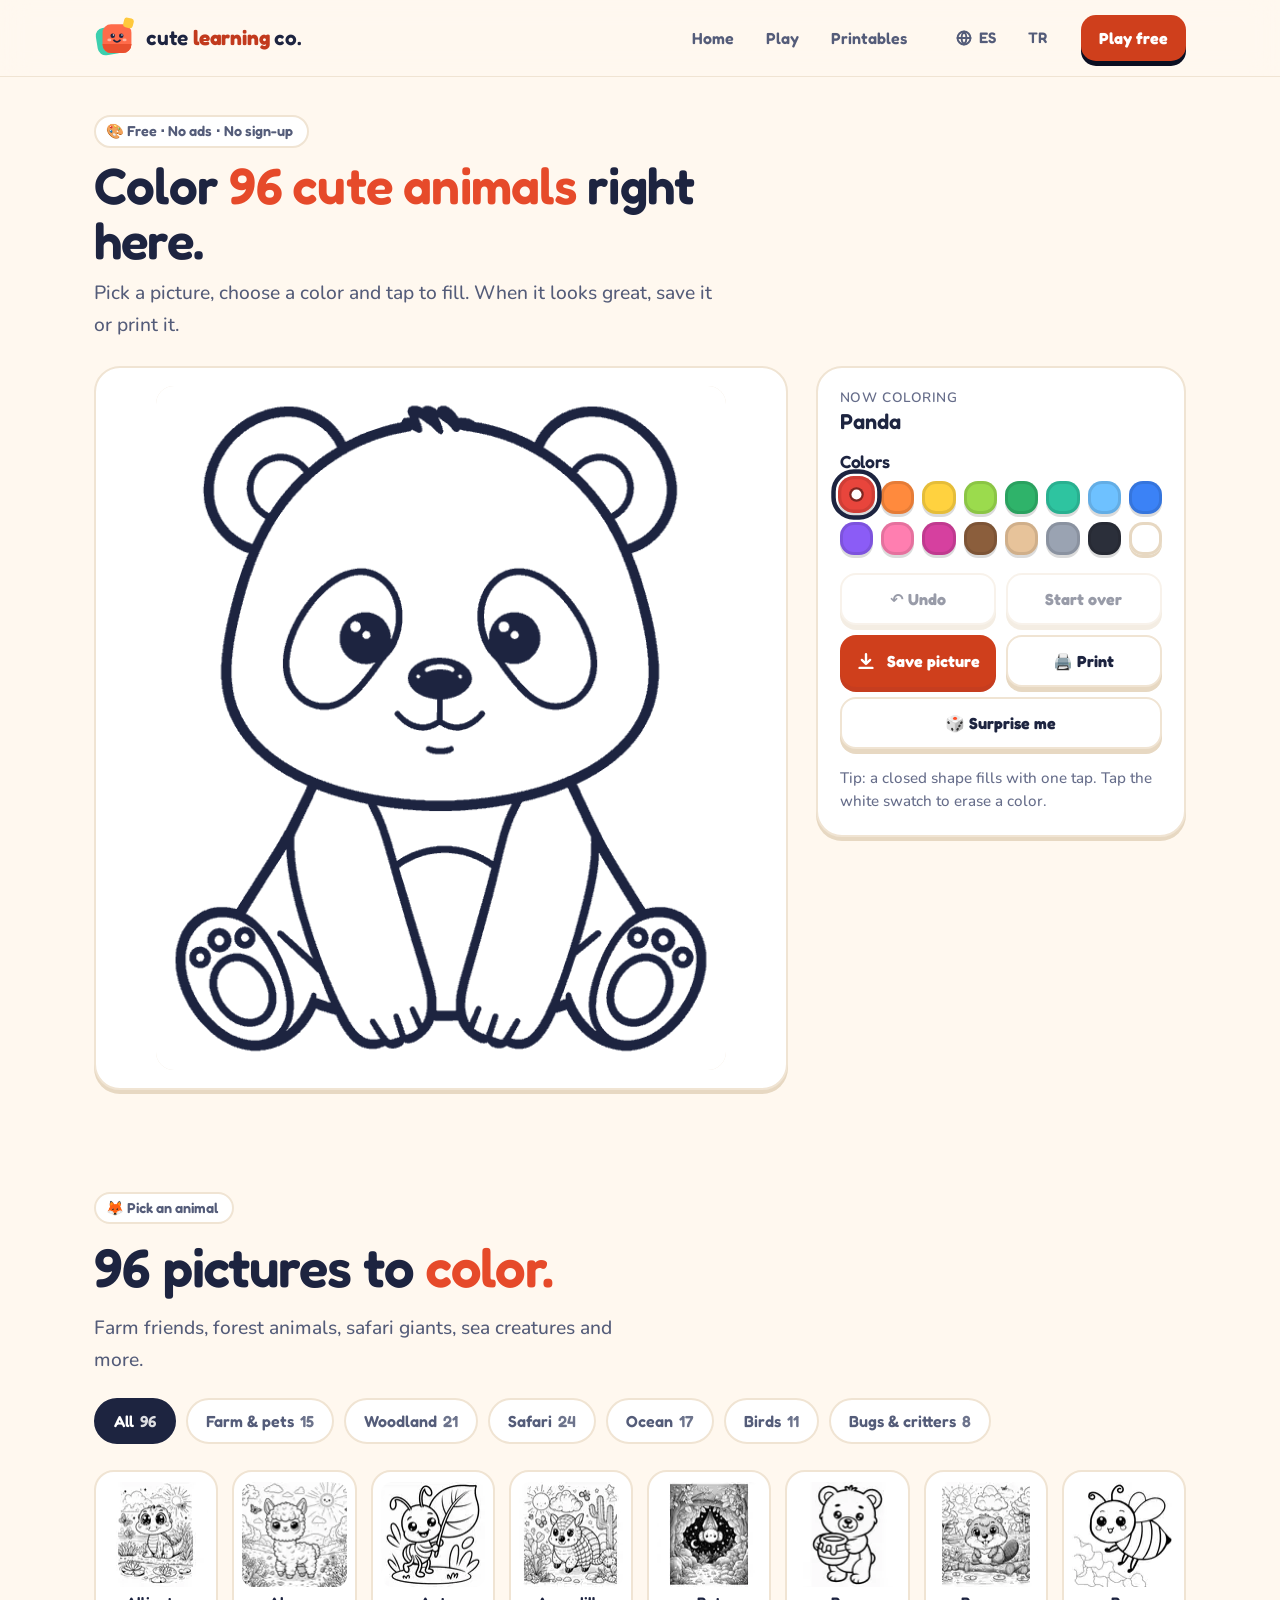
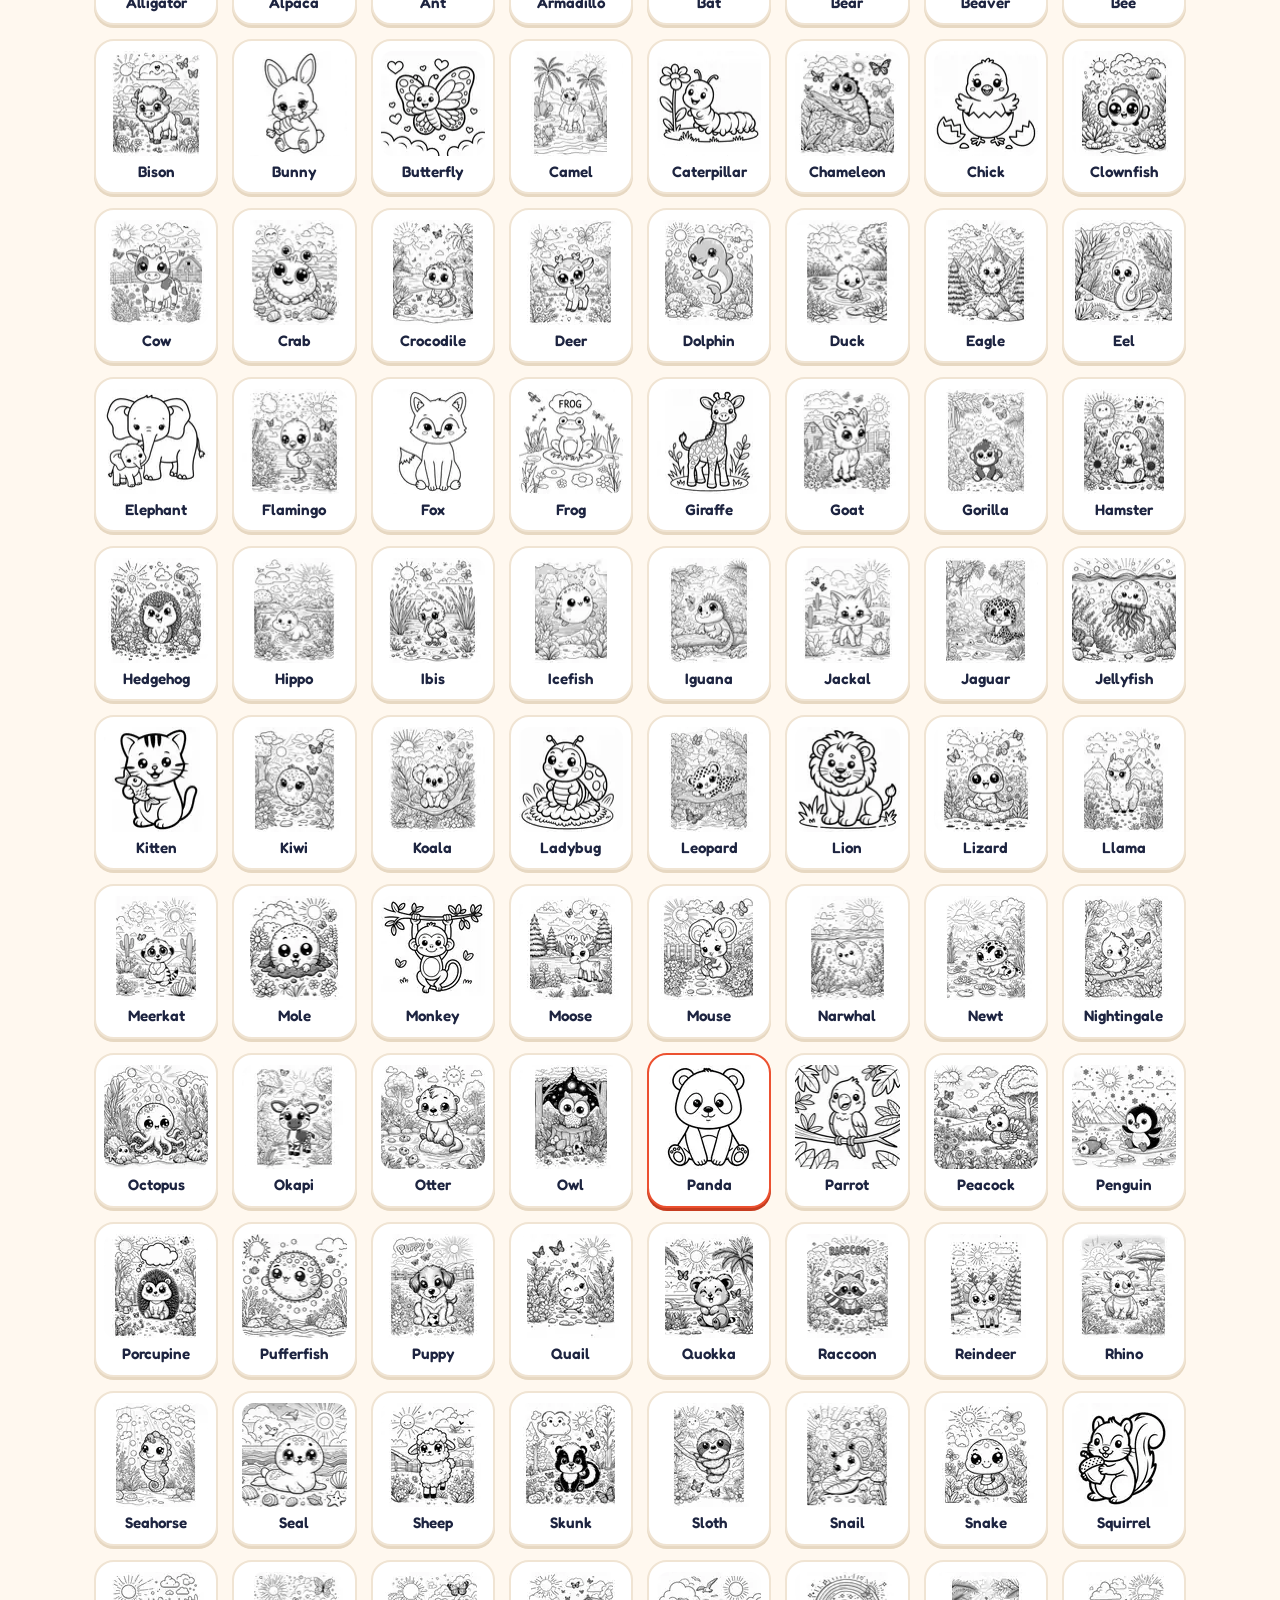
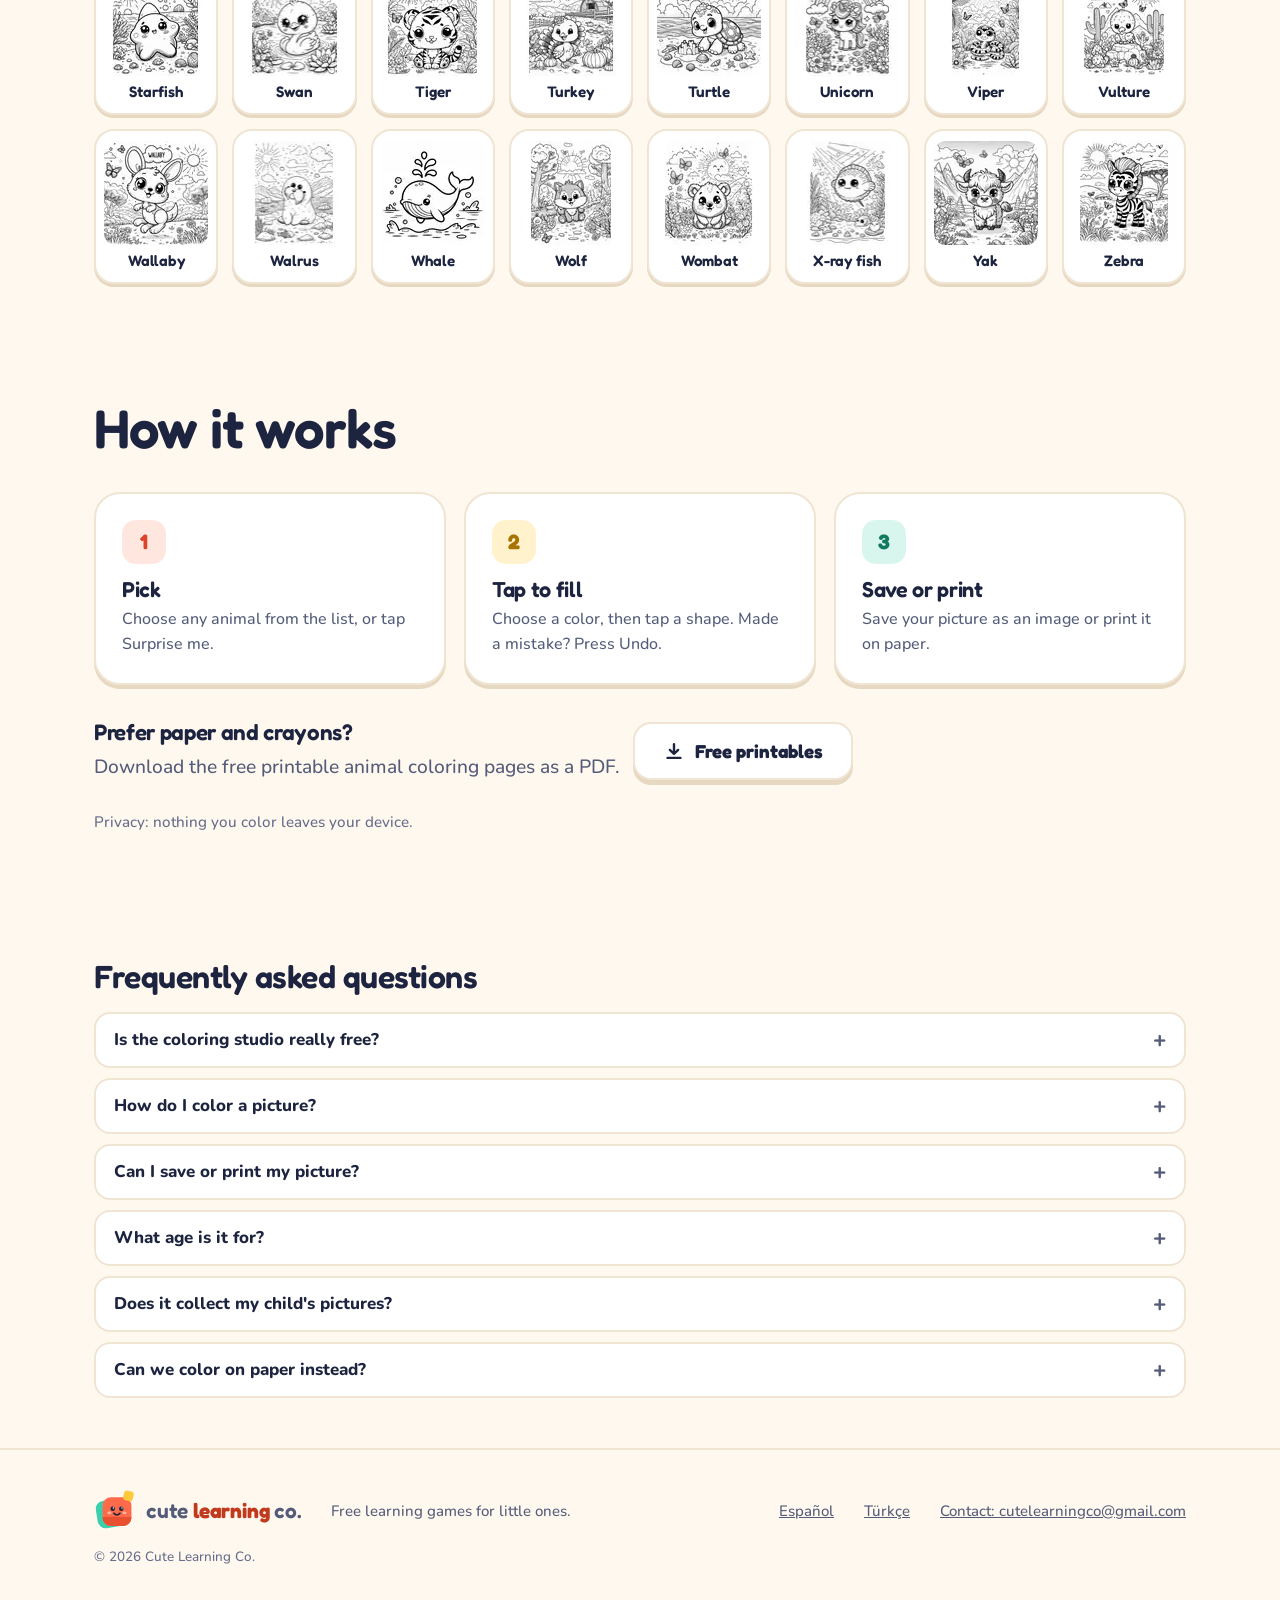
<file: color/index.html>
<!doctype html>
<html lang="en">
<head>
<meta charset="utf-8">
<meta name="viewport" content="width=device-width,initial-scale=1,viewport-fit=cover">
<title>Free online coloring pages for kids: color 96 animals | Cute Learning Co.</title>
<meta name="description" content="Color 96 cute animals online for free. Tap a shape to fill it, pick from 16 colors, then save or print your picture. No ads, no sign-up.">
<link rel="canonical" href="https://cutelearningco.com/color/">
<link rel="alternate" hreflang="en" href="https://cutelearningco.com/color/"><link rel="alternate" hreflang="es" href="https://cutelearningco.com/es/colorear/"><link rel="alternate" hreflang="tr" href="https://cutelearningco.com/tr/boyama/"><link rel="alternate" hreflang="x-default" href="https://cutelearningco.com/color/">
<meta name="theme-color" content="#FFF8EF">
<link rel="icon" href="/favicon.svg" type="image/svg+xml"><link rel="icon" href="/favicon.ico" sizes="32x32"><link rel="apple-touch-icon" href="/apple-touch-icon.png">
<meta property="og:type" content="website"><meta property="og:site_name" content="Cute Learning Co."><meta property="og:locale" content="en_US">
<meta property="og:title" content="Free online coloring pages for kids: color 96 animals | Cute Learning Co."><meta property="og:description" content="Color 96 cute animals online for free. Tap a shape to fill it, pick from 16 colors, then save or print your picture. No ads, no sign-up.">
<meta property="og:url" content="https://cutelearningco.com/color/"><meta property="og:image" content="https://cutelearningco.com/color/og.jpg"><meta property="og:image:width" content="1200"><meta property="og:image:height" content="630">
<meta name="twitter:card" content="summary_large_image">
<link rel="preload" href="/assets/fonts/fredoka.woff2" as="font" type="font/woff2" crossorigin>
<link rel="preload" href="/color/thumbs.webp" as="image">
<style>@font-face{font-family:Fredoka;src:url(/assets/fonts/fredoka.woff2) format("woff2");font-weight:400 700;font-display:swap;unicode-range:U+0020-007E,U+00A0,U+00A1,U+00A9,U+00B0,U+00BF,U+00C1,U+00C7,U+00C9,U+00CD,U+00D1,U+00D3,U+00D6,U+00DA,U+00DC,U+00E1,U+00E7,U+00E9,U+00ED,U+00F1,U+00F3,U+00F6,U+00FA,U+00FC,U+2013-201D,U+2022,U+2026,U+00D7,U+2190-2194,U+2713,U+20AC,U+20BA}@font-face{font-family:Fredoka;src:url(/assets/fonts/fredoka-ext.woff2) format("woff2");font-weight:400 700;font-display:swap;unicode-range:U+011E-011F,U+0130-0131,U+015E-015F}@font-face{font-family:Nunito;src:url(/assets/fonts/nunito.woff2) format("woff2");font-weight:400 800;font-display:swap;unicode-range:U+0020-007E,U+00A0,U+00A1,U+00A9,U+00B0,U+00BF,U+00C1,U+00C7,U+00C9,U+00CD,U+00D1,U+00D3,U+00D6,U+00DA,U+00DC,U+00E1,U+00E7,U+00E9,U+00ED,U+00F1,U+00F3,U+00F6,U+00FA,U+00FC,U+2013-201D,U+2022,U+2026,U+00D7,U+2190-2194,U+2713,U+20AC,U+20BA}@font-face{font-family:Nunito;src:url(/assets/fonts/nunito-ext.woff2) format("woff2");font-weight:400 800;font-display:swap;unicode-range:U+011E-011F,U+0130-0131,U+015E-015F}@font-face{font-family:Andika;src:url(/assets/fonts/andika.woff2) format("woff2");font-weight:700;font-display:swap;unicode-range:U+0020-007E,U+00C7,U+00D1,U+00D6,U+00DC,U+00E7,U+00F1,U+00F6,U+00FC}@font-face{font-family:Andika;src:url(/assets/fonts/andika-ext.woff2) format("woff2");font-weight:700;font-display:swap;unicode-range:U+011E-011F,U+0130-0131,U+015E-015F}:root{--cream:#FFF8EF;--cream2:#FFF1E0;--paper:#fff;--ink:#1D2440;--ink2:#545C79;--ink3:#666D8A;--coral-t:#E64A2A;--line:#F0E4D3;--edge:#E7D8C2;--coral:#EC5130;--coral-d:#C63D1F;--sun:#FFC93C;--sun-d:#E0A400;--mint:#2EC4A0;--mint-d:#1A9C7E;--sky:#4DA3FF;--sky-d:#2A7EDC;--lilac:#9A7BFF;--lilac-d:#7556E3;--pink:#FF7EB0;--pink-d:#E0558B;--display:"Fredoka",ui-rounded,"Arial Rounded MT Bold",system-ui,sans-serif;--body:"Nunito",ui-rounded,system-ui,-apple-system,"Segoe UI",sans-serif;--letter:"Andika","Fredoka",ui-rounded,sans-serif;--ease:cubic-bezier(.2,.8,.2,1);--spring:cubic-bezier(.34,1.56,.64,1);--pad:clamp(18px,4.4vw,44px)}.p0{--t:#FFE6DE;--s:#FF6B4A;--d:#D9452A}.p1{--t:#FFF2CC;--s:#FFB800;--d:#A87300}.p2{--t:#D9F6EE;--s:#2EC4A0;--d:#137A62}.p3{--t:#DDEEFF;--s:#4DA3FF;--d:#2A7EDC}.p4{--t:#ECE5FF;--s:#9A7BFF;--d:#7556E3}.p5{--t:#FFE3EF;--s:#FF7EB0;--d:#C2407A}*,*:before,*:after{box-sizing:border-box;margin:0;padding:0}html{scroll-behavior:smooth;-webkit-text-size-adjust:100%;scroll-padding-top:84px}body{font:500 1.06rem/1.65 var(--body);color:var(--ink);background:var(--cream);overflow-x:hidden;-webkit-font-smoothing:antialiased}a{color:inherit}img{display:block}button{font:inherit;color:inherit;background:none;border:0;cursor:pointer}:focus-visible{outline:3px solid var(--sky);outline-offset:3px;border-radius:12px}.skip{position:absolute;left:12px;top:-60px;z-index:100;padding:10px 16px;border-radius:12px;background:var(--ink);color:#fff;text-decoration:none}.skip:focus{top:12px}.wrap{width:100%;max-width:1180px;margin:0 auto;padding:0 var(--pad)}.art{width:1em;height:1em;object-fit:contain;flex:none}.ie{display:inline-block;width:1.2em;height:1.2em;vertical-align:-.25em;margin:0 .05em}h1,h2,h3{font-family:var(--display);font-weight:600;line-height:1.08;letter-spacing:-.015em}h1 em,h2 em{font-style:normal;color:var(--coral-t)}.eyebrow{display:inline-flex;align-items:center;gap:8px;margin-bottom:14px;padding:7px 14px 7px 10px;border-radius:999px;background:var(--paper);border:2px solid var(--line);font:600 .9rem/1 var(--display);color:var(--ink2)}.eyebrow .art{font-size:1.2rem}.h2{font-size:clamp(2.1rem,1.4rem + 2.8vw,3.4rem);max-width:16ch}.lead{max-width:46ch;margin-top:16px;font-size:clamp(1.06rem,1rem + .3vw,1.2rem);color:var(--ink2)}.head{display:grid;grid-template-columns:1.05fr 1fr;gap:28px;align-items:end;margin-bottom:clamp(32px,4vw,52px)}.head .lead{margin:0 0 6px}.sec{padding:clamp(80px,10vw,136px) 0}.btn{--c:var(--coral);--cd:var(--coral-d);white-space:nowrap;display:inline-flex;align-items:center;justify-content:center;gap:10px;min-height:58px;padding:0 28px;border-radius:18px;background:var(--c);color:#fff;font:700 1.17rem/1 var(--display);text-decoration:none;box-shadow:0 5px 0 var(--cd);transition:transform .12s var(--ease),box-shadow .12s var(--ease),filter .2s}.btn:hover{filter:brightness(1.05)}.btn:active{transform:translateY(4px);box-shadow:0 1px 0 var(--cd)}.btn svg{width:22px;height:22px}.btn--soft{--c:var(--paper);--cd:var(--edge);color:var(--ink);border:2px solid var(--line)}.btn--sm{--c:var(--ink);--cd:#0B0F22;min-height:46px;padding:0 18px;font-size:1rem;border-radius:15px}.card{background:var(--paper);border:2px solid var(--line);border-radius:26px;box-shadow:0 4px 0 var(--edge)}.nav{position:fixed;inset:0 0 auto;z-index:50;transition:background .3s,box-shadow .3s}.nav.solid{background:color-mix(in srgb,var(--cream) 88%,transparent);backdrop-filter:blur(14px);-webkit-backdrop-filter:blur(14px);box-shadow:0 1px 0 var(--line)}.nav .wrap{display:flex;align-items:center;gap:22px;height:76px}.logo{display:flex;align-items:center;gap:10px;margin-right:auto;text-decoration:none;font:600 1.3rem/1 var(--display);letter-spacing:-.01em;white-space:nowrap}.logo svg{width:42px;height:42px}.logo b{color:var(--coral-t);font-weight:700}.links{display:flex;gap:4px}.links a{white-space:nowrap;padding:10px 14px;border-radius:12px;text-decoration:none;font:600 1rem/1 var(--display);color:var(--ink2);transition:background .2s,color .2s}.links a:hover{background:var(--paper);color:var(--ink)}.lang{display:inline-flex;align-items:center;gap:6px;padding:10px 12px;border-radius:12px;text-decoration:none;font:600 .95rem/1 var(--display);color:var(--ink2)}.lang svg{width:18px;height:18px}.lang:hover{background:var(--paper)}.burger{display:none;width:46px;height:46px;border-radius:14px;background:var(--paper);border:2px solid var(--line)}.burger span{display:block;width:20px;height:2.5px;margin:4px auto;border-radius:2px;background:var(--ink);transition:transform .3s}.mnav{display:none}.hero{position:relative;padding:clamp(120px,15vw,170px) 0 clamp(70px,9vw,120px);overflow:hidden}.hero:before{content:"";position:absolute;top:0;right:0;bottom:0;left:0;z-index:-1;background:radial-gradient(60% 55% at 85% 30%,#FFE1C9 0%,transparent 70%),radial-gradient(40% 40% at 8% 90%,#DDF3EC 0%,transparent 70%),radial-gradient(circle at 1px 1px,rgba(29,36,64,.07) 1px,transparent 0) 0 0/26px 26px}.hero .wrap{display:grid;grid-template-columns:1.05fr .95fr;gap:clamp(30px,5vw,70px);align-items:center}.hero h1{font-size:clamp(2.7rem,1.6rem + 4.6vw,5.1rem);max-width:12ch}.hero h1 em{display:block;position:relative;width:fit-content}.hero h1 em:after{content:"";position:absolute;left:0;right:0;bottom:.02em;z-index:-1;height:.28em;border-radius:99px;background:#ffe08a}.hero .lead{margin-top:22px}.ctas{display:flex;flex-wrap:wrap;gap:14px;margin-top:32px}.trust{display:flex;flex-wrap:wrap;gap:10px 22px;margin-top:28px;font:600 1rem/1 var(--display);color:var(--ink2)}.trust span{display:flex;align-items:center;gap:8px}.trust .art{font-size:1.4rem}.hv{position:relative;aspect-ratio:1/1.02;max-width:540px;width:100%;justify-self:center}.hv__card{position:absolute;left:10%;top:9%;width:78%;padding:18px;transform:rotate(-3deg);box-shadow:0 30px 60px -30px #1d244059,0 5px 0 var(--edge);animation:hvin 1s var(--spring) both}@keyframes hvin{0%{opacity:0;transform:rotate(-8deg) translateY(30px) scale(.94)}}.hv__top{position:relative;display:flex;align-items:center;justify-content:space-between;padding:18px 20px;border-radius:22px;background:var(--t);overflow:hidden}.hv__top b{font:700 clamp(4.4rem,9vw,6.6rem)/.9 var(--letter);color:var(--d)}.hv__top b span{font-size:.72em;opacity:.75;margin-left:6px}.hv__top .art{font-size:clamp(5rem,10vw,7.4rem);animation:bob 5s ease-in-out infinite}@keyframes bob{50%{transform:translateY(-10px) rotate(-3deg)}}.hv__words{display:grid;grid-template-columns:repeat(3,1fr);gap:10px;margin-top:12px}.hv__words div{display:flex;flex-direction:column;align-items:center;gap:6px;padding:12px 6px;border-radius:18px;background:var(--cream);text-align:center}.hv__words .art{font-size:2.2rem}.hv__words small{font:700 .62rem/1 var(--display);letter-spacing:.08em;text-transform:uppercase;color:var(--ink3)}.hv__words b{font:600 .95rem/1.1 var(--display)}.hv__btn{display:flex;align-items:center;justify-content:center;gap:8px;margin-top:12px;height:50px;border-radius:16px;background:var(--coral);box-shadow:0 4px 0 var(--coral-d);color:#fff;font:600 1.05rem/1 var(--display)}.hv__btn svg{width:22px;height:22px}.hv__ok{position:absolute;right:0;bottom:6%;display:flex;align-items:center;gap:10px;padding:12px 18px 12px 12px;transform:rotate(4deg);font:600 1.1rem/1 var(--display);animation:hvin 1s .25s var(--spring) both}.hv__ok .art{font-size:1.7rem}.blk{position:absolute;display:grid;place-items:center;width:clamp(48px,6vw,66px);aspect-ratio:1;border-radius:18px;background:var(--c);color:#fff;font:700 clamp(1.6rem,2.6vw,2.2rem)/1 var(--letter);box-shadow:0 5px #00000024;animation:float 6s ease-in-out infinite}@keyframes float{50%{transform:translateY(-12px) rotate(var(--r,6deg))}}.stk{position:absolute;font-size:clamp(2.6rem,4.6vw,3.6rem);animation:float 7s ease-in-out infinite;filter:drop-shadow(0 6px 0 rgba(0,0,0,.06))}.games{display:grid;grid-template-columns:repeat(3,1fr);gap:18px}.game{position:relative;padding:26px 24px 24px;overflow:hidden;transition:transform .25s var(--ease),box-shadow .25s}.game:hover{transform:translateY(-4px);box-shadow:0 18px 36px -22px #1d24404d,0 4px 0 var(--edge)}.game .ic{display:grid;place-items:center;width:76px;height:76px;margin-bottom:18px;border-radius:24px;background:var(--t)}.game .ic .art{font-size:2.8rem}.game h3{font-size:1.4rem}.game p{margin-top:8px;color:var(--ink2);font-size:1rem;line-height:1.55}.game:after{content:"";position:absolute;right:-50px;top:-50px;width:140px;height:140px;border-radius:50%;background:var(--t);opacity:.55;z-index:0}.game>*{position:relative;z-index:1}.try{background:linear-gradient(180deg,var(--cream),#FFF3E4)}.abc{display:grid;grid-template-columns:repeat(var(--cols,13),1fr);gap:8px;padding:4px 0 14px}.abc button{width:auto!important}.abc button{flex:none;display:grid;place-items:center;width:54px;height:58px;border-radius:16px;background:var(--t);font:700 1.6rem/1 var(--letter);color:var(--d);scroll-snap-align:start;transition:transform .2s var(--spring),box-shadow .2s}.abc button:hover{transform:translateY(-3px)}.abc button[aria-pressed=true]{background:var(--d);color:#fff;box-shadow:0 5px color-mix(in srgb,var(--d) 70%,#000);transform:translateY(-3px)}.abc button.p1[aria-pressed=true]{background:var(--sun);color:#3d2c00}.lw{display:grid;grid-template-columns:.9fr 1.1fr;gap:18px;margin-top:10px}.lw__big{position:relative;display:flex;flex-direction:column;justify-content:space-between;min-height:420px;padding:28px;border-radius:30px;background:var(--t);overflow:hidden;box-shadow:0 6px color-mix(in srgb,var(--s) 40%,transparent)}.lw__big:before{content:"";position:absolute;right:-70px;bottom:-90px;width:300px;height:300px;border-radius:50%;background:var(--s);opacity:.13}.lw__big b{position:relative;font:700 clamp(7rem,14vw,11rem)/.85 var(--letter);color:var(--d)}.lw__big b span{font-size:.7em;opacity:.72;margin-left:8px}.lw__big .art{position:absolute;right:24px;top:28px;font-size:clamp(6rem,11vw,9rem);animation:bob 5s ease-in-out infinite}.lw__big .btn{position:relative;align-self:flex-start;--c:var(--d);--cd:color-mix(in srgb,var(--d) 70%,#000)}.lw__big.p1 .btn{--c:var(--sun);--cd:var(--sun-d);color:#3d2c00}.lw__side{display:flex;flex-direction:column;gap:14px}.lw__words{display:grid;grid-template-columns:1fr 1fr;gap:12px}.lw__words div{display:flex;align-items:center;gap:12px;padding:14px}.lw__words .art{font-size:2.6rem}.lw__words small,.lw__ph small{display:block;font:700 .7rem/1 var(--display);letter-spacing:.08em;text-transform:uppercase;color:var(--ink3)}.lw__words b{display:block;margin-top:4px;font:600 1.15rem/1.15 var(--display)}.lw__ph{display:flex;align-items:center;gap:14px;padding:14px 16px}.lw__ph strong{display:grid;place-items:center;width:58px;height:58px;flex:none;border-radius:18px;background:var(--cream2);font:700 1.5rem/1 var(--letter)}.lw__ph b{display:block;margin-top:4px;font:600 1.1rem/1.2 var(--display)}.lw__ph p{font-size:.92rem;color:var(--ink2);line-height:1.4}.lw__story{padding:18px 20px;flex:1}.lw__story p{margin-top:6px;font-size:1.04rem;line-height:1.6}.lw__go{align-self:flex-start}.pts{display:grid;grid-template-columns:repeat(3,1fr);gap:18px}.pt{display:flex;flex-direction:column;overflow:hidden;transition:transform .25s var(--ease),box-shadow .25s}.pt:hover{transform:translateY(-4px);box-shadow:0 18px 36px -22px #1d24404d,0 4px 0 var(--edge)}.pt__img{height:250px;padding:28px 34px 0;overflow:hidden;background:var(--t)}.pt:nth-child(1) .pt__img{--t:#FFF2CC}.pt:nth-child(2) .pt__img{--t:#DDEEFF}.pt:nth-child(3) .pt__img{--t:#D9F6EE}.pt:nth-child(4) .pt__img{--t:#FFE3DC}.pt:nth-child(5) .pt__img{--t:#EADFFF}.pt:nth-child(6) .pt__img{--t:#FFF2CC}.pt__img img{display:block;width:100%;height:auto;border-radius:10px 10px 0 0;box-shadow:0 12px 30px -12px #1d244061;transform:rotate(-2deg);transform-origin:50% 100%;transition:transform .35s var(--spring)}.pt:hover .pt__img img{transform:rotate(0) translateY(-6px)}.pt__txt{display:flex;flex-direction:column;gap:8px;flex:1;padding:22px 24px 24px}.pt__txt h3{font-size:1.3rem}.pt__txt p{color:var(--ink2);font-size:.98rem;line-height:1.55}.pt__meta{margin:2px 0 10px;font:600 .88rem/1 var(--display);color:var(--ink3)}.pt__txt .btn{margin-top:auto;align-self:flex-start}.pt__note{margin-top:20px;text-align:center;font-size:.92rem;color:var(--ink3)}.feats{display:grid;grid-template-columns:repeat(3,1fr);gap:18px}.feat{padding:24px}.feat .art{font-size:2.6rem;margin-bottom:14px}.feat h3{font-size:1.25rem}.feat p{margin-top:6px;font-size:.98rem;color:var(--ink2);line-height:1.55}.priv{margin-top:clamp(60px,8vw,96px);padding:clamp(30px,5vw,54px);border-radius:34px;background:var(--ink);color:#fff;display:grid;grid-template-columns:.8fr 2fr;gap:30px;align-items:center;box-shadow:0 8px #0e1226}.priv h3{font-size:clamp(1.8rem,1.3rem + 1.8vw,2.6rem)}.priv ul{list-style:none;display:grid;grid-template-columns:repeat(3,1fr);gap:20px}.priv li .art{font-size:2.2rem;margin-bottom:10px}.priv li b{display:block;font:600 1.12rem/1.25 var(--display)}.priv li span{display:block;margin-top:6px;font-size:.95rem;line-height:1.5;color:#ffffffb8}.faq .wrap{display:grid;grid-template-columns:.8fr 1.2fr;gap:clamp(30px,5vw,80px)}.faq details{border-bottom:2px solid var(--line)}.faq summary{display:flex;align-items:center;justify-content:space-between;gap:18px;padding:22px 0;cursor:pointer;list-style:none;font:600 1.18rem/1.3 var(--display)}.faq summary::-webkit-details-marker{display:none}.faq summary i{display:grid;place-items:center;width:36px;height:36px;flex:none;border-radius:12px;background:var(--paper);border:2px solid var(--line);font-style:normal;font-size:1.3rem;transition:transform .3s var(--spring)}.faq details[open] summary i{transform:rotate(45deg);background:var(--sun);border-color:var(--sun)}.faq details p{padding:0 50px 22px 0;color:var(--ink2)}@supports (interpolate-size:allow-keywords){.faq{interpolate-size:allow-keywords}.faq details::details-content{height:0;overflow:clip;transition:height .4s var(--ease),content-visibility .4s allow-discrete}.faq details[open]::details-content{height:auto}}.end{padding:0 0 clamp(80px,10vw,120px)}.end__box{position:relative;display:grid;grid-template-columns:auto 1fr auto;align-items:center;gap:30px;padding:clamp(30px,5vw,56px);border-radius:36px;background:var(--ink);color:#fff;overflow:hidden;box-shadow:0 8px #0b0f22}.end__box:before{content:"";position:absolute;right:-80px;top:-80px;width:300px;height:300px;border-radius:50%;background:#ffffff0b}.end__box>svg{width:clamp(90px,12vw,130px);height:auto;filter:drop-shadow(0 8px 0 rgba(0,0,0,.12))}.end h2{font-size:clamp(2.2rem,1.6rem + 2.6vw,3.6rem)}.end h2 em{color:#ffe08a}.end p{margin-top:8px;font-size:1.12rem;color:#ffffffd1}.end .btn{position:relative}.foot{padding:40px 0 50px;border-top:2px solid var(--line);font-size:.94rem;color:var(--ink2)}.foot .wrap{display:flex;flex-wrap:wrap;align-items:center;gap:14px 30px}.foot .logo{margin-right:0}.foot p{margin-right:auto}.foot a{color:var(--ink2)}.foot small{display:block;width:100%;font-size:.84rem;color:var(--ink3)}.consent{position:fixed;right:16px;bottom:16px;z-index:60;display:flex;flex-direction:column;gap:14px;width:min(420px,calc(100vw - 32px));padding:18px;transform:translateY(140%);transition:transform .5s var(--spring)}.consent.show{transform:none}.consent p{font-size:.95rem;line-height:1.5;color:var(--ink2)}.consent div{display:flex;gap:10px}.consent .btn{flex:1;min-height:48px;font-size:1rem;padding:0 12px}.consent #cYes{--c:var(--ink);--cd:#0B0F22}.js [data-r]{opacity:0;translate:0 26px;transition:opacity .9s var(--ease) var(--d,0s),translate 1s var(--ease) var(--d,0s)}.js [data-r].in{opacity:1;translate:none}@media (max-width:1100px){.links,.nav .lang,.nav .btn{display:none}.burger{display:block}.mnav{position:fixed;inset:76px 0 auto;z-index:49;display:flex;flex-direction:column;gap:4px;padding:14px var(--pad) 22px;background:var(--cream);box-shadow:0 20px 30px -20px #0003;transform:translateY(-12px);opacity:0;visibility:hidden;transition:all .3s var(--ease)}.mnav.open{transform:none;opacity:1;visibility:visible}.mnav a{padding:14px 6px;border-bottom:2px solid var(--line);text-decoration:none;font:600 1.2rem/1 var(--display)}.mnav .btn{margin-top:14px;border-bottom:0}}@media (max-width:980px){.hero .wrap,.head,.lw,.faq .wrap,.priv{grid-template-columns:1fr}.hv{max-width:460px}.games,.feats{grid-template-columns:1fr 1fr}.games>.game:last-child:nth-child(odd){grid-column:1/-1}.pts{grid-template-columns:1fr}.pt{flex-direction:row}.pt__img{flex:none;width:38%;height:250px;padding:24px 22px 0}.abc{display:flex;overflow-x:auto;padding:4px 4px 14px;margin:0 -4px;scroll-snap-type:x proximity}.abc button{width:54px!important}.priv ul{grid-template-columns:1fr}.end__box{grid-template-columns:1fr;text-align:left}}@media (max-width:600px){.games,.feats,.lw__words{grid-template-columns:1fr}.pt{flex-direction:column}.pt__img{width:auto;height:210px;padding:22px 40px 0}.hero{padding-top:108px}.ctas .btn{width:100%}.lw__big{min-height:330px}.faq details p{padding-right:0}.logo span{font-size:1.2rem}}@media (prefers-reduced-motion:reduce){*,*:before,*:after{animation:none!important;transition:none!important;scroll-behavior:auto!important}.js [data-r]{opacity:1;translate:none}}.cs{padding:clamp(40px,6vw,80px) 0}.cs__box{display:grid;grid-template-columns:1.05fr 1fr;gap:clamp(24px,4vw,56px);align-items:center;padding:clamp(28px,4vw,56px);border-radius:36px;background:linear-gradient(135deg,#fff2cc,#ffe3ef 55%,#def);border:2px solid var(--line);box-shadow:0 6px 0 var(--edge)}.cs__chips{display:flex;flex-wrap:wrap;gap:8px;margin:20px 0 26px}.cs__chips span{padding:7px 14px;border-radius:999px;background:#ffffffbf;font:600 .92rem/1 var(--display);color:var(--ink2)}.cs__pics{position:relative;height:clamp(250px,30vw,370px)}.cs__pics img{position:absolute;height:auto;border:6px solid #fff;border-radius:22px;background:#fff;box-shadow:0 14px 30px #1d244029}.cs__pics img:nth-child(1){left:0;top:16%;width:33%;rotate:-7deg}.cs__pics img:nth-child(2){left:30%;top:0;width:40%;rotate:3deg;z-index:2}.cs__pics img:nth-child(3){right:0;top:24%;width:38%;rotate:8deg}@media (max-width:900px){.cs__box{grid-template-columns:1fr}.cs__pics{height:min(64vw,300px)}}.lns{padding-top:clamp(24px,4vw,56px)}.lcards{display:grid;grid-template-columns:repeat(3,1fr);gap:18px}.lcard{display:flex;flex-direction:column;align-items:flex-start;gap:6px;padding:26px 24px 24px;text-decoration:none;transition:transform .25s var(--ease),box-shadow .25s}.lcard:hover{transform:translateY(-4px);box-shadow:0 18px 36px -22px #1d24404d,0 4px 0 var(--edge)}.lcard>.art{font-size:3rem;margin-bottom:8px}.lcard h3{font-size:1.5rem}.lcard p{color:var(--ink2);font-size:1rem;line-height:1.55;margin-bottom:14px}.lcard .btn{margin-top:auto;min-height:50px;padding:0 22px;font-size:1rem;pointer-events:none}.lchips{display:flex;flex-wrap:wrap;gap:10px;margin:0 0 18px}.lchip{display:inline-flex;align-items:center;gap:9px;min-height:48px;padding:0 18px 0 14px;border-radius:999px;background:var(--paper);border:2px solid var(--line);font:600 1rem/1 var(--display);color:var(--ink2);transition:background .2s,border-color .2s,color .2s}.lchip .art{font-size:1.5rem}.lchip:hover{border-color:var(--edge);color:var(--ink)}.lchip[aria-pressed=true]{background:var(--ink);border-color:var(--ink);color:#fff}.nav .lang+.lang{margin-left:-14px}@media (max-width:980px){.lcards{grid-template-columns:1fr}}.chead{padding:clamp(100px,9vw,118px) 0 clamp(16px,2vw,24px)}.chead h1{font-size:clamp(2rem,1.3rem + 2.6vw,3.2rem);max-width:24ch}.chead .lead{max-width:52ch;margin-top:10px}.chead .eyebrow{margin-bottom:10px}.studio{display:grid;grid-template-columns:minmax(0,1.5fr) minmax(300px,.8fr);gap:clamp(16px,2.4vw,28px);align-items:start}.stage{position:relative;padding:clamp(10px,1.6vw,18px);background:var(--paper)}.cv{--mh:min(76vh,780px);position:relative;width:min(100%,calc(var(--mh)*var(--ar,1)));aspect-ratio:var(--ar,1);margin:0 auto;border-radius:18px;overflow:hidden;background:#fff;box-shadow:inset 0 0 0 2px var(--line);touch-action:manipulation}.cv canvas{position:absolute;top:0;right:0;bottom:0;left:0;width:100%;height:100%;display:block}.cv #lc{cursor:crosshair}.cv.load:after{content:"";position:absolute;top:0;right:0;bottom:0;left:0;background:#fff url(data:image/svg+xml,%3Csvg%20xmlns%3D%27http%3A%2F%2Fwww.w3.org%2F2000%2Fsvg%27%20viewBox%3D%270%200%2048%2048%27%3E%3Ccircle%20cx%3D%2724%27%20cy%3D%2724%27%20r%3D%2716%27%20fill%3D%27none%27%20stroke%3D%27%23FF6B4A%27%20stroke-width%3D%276%27%20stroke-linecap%3D%27round%27%20stroke-dasharray%3D%2740%2070%27%3E%3CanimateTransform%20attributeName%3D%27transform%27%20type%3D%27rotate%27%20from%3D%270%2024%2024%27%20to%3D%27360%2024%2024%27%20dur%3D%270.9s%27%20repeatCount%3D%27indefinite%27%2F%3E%3C%2Fcircle%3E%3C%2Fsvg%3E) center/56px no-repeat}.stage .say{position:absolute;left:50%;bottom:22px;translate:-50% 12px;opacity:0;padding:8px 18px;border-radius:999px;background:var(--ink);color:#fff;font:600 1.05rem/1 var(--display);pointer-events:none;transition:opacity .25s,translate .25s var(--spring);white-space:nowrap}.stage .say.on{opacity:1;translate:-50% 0}.panel{display:flex;flex-direction:column;gap:18px;padding:clamp(16px,2vw,22px)}.palbox h2{font:600 1.1rem/1.1 var(--display);margin-bottom:10px}.panel .cur{display:flex;align-items:center;gap:12px;font:600 1.35rem/1.1 var(--display)}.panel .cur small{display:block;font:600 .85rem/1.2 var(--body);color:var(--ink3);letter-spacing:.04em;text-transform:uppercase;margin-bottom:4px}.pal{display:grid;grid-template-columns:repeat(8,1fr);gap:8px}.pal button{position:relative;aspect-ratio:1;border-radius:14px;background:var(--c);box-shadow:inset 0 0 0 3px #0000001a,0 3px #00000024;transition:transform .15s var(--spring)}.pal button[data-c="#FFFFFF"]{box-shadow:inset 0 0 0 3px var(--edge),0 3px 0 var(--edge)}.pal button:hover{transform:translateY(-2px) scale(1.06)}.pal button[aria-pressed=true]{transform:translateY(-3px) scale(1.12);outline:4px solid var(--ink);outline-offset:2px;z-index:1}.pal button[aria-pressed=true]:after{content:"";position:absolute;top:0;right:0;bottom:0;left:0;margin:auto;width:28%;height:28%;border-radius:50%;background:#fff;box-shadow:0 0 0 2px #00000073}.tools{display:grid;grid-template-columns:1fr 1fr;gap:10px}.tools .btn{min-height:52px;padding:0 14px;font-size:1rem;border-radius:16px}.tools .btn--wide{grid-column:1/-1}.tools .btn:disabled{opacity:.45;pointer-events:none}.tip{font-size:.95rem;color:var(--ink3);line-height:1.5}.pick{padding:clamp(60px,8vw,104px) 0 0}.chips{display:flex;flex-wrap:wrap;gap:10px;margin:22px 0 26px}.chips button{min-height:46px;padding:0 18px;border-radius:999px;background:var(--paper);border:2px solid var(--line);font:600 1rem/1 var(--display);color:var(--ink2);transition:background .15s,color .15s,transform .15s var(--spring)}.chips button:hover{transform:translateY(-2px)}.chips button[aria-pressed=true]{background:var(--ink);border-color:var(--ink);color:#fff}.chips b{font-weight:600;opacity:.6;margin-left:6px}.grid{display:grid;grid-template-columns:repeat(auto-fill,minmax(112px,1fr));gap:14px}.grid button{display:flex;flex-direction:column;align-items:center;gap:8px;padding:10px 8px 12px;border-radius:20px;background:var(--paper);border:2px solid var(--line);box-shadow:0 3px 0 var(--edge);font:600 .95rem/1.1 var(--display);transition:transform .15s var(--spring)}.grid button:hover{transform:translateY(-3px)}.grid button[aria-pressed=true]{border-color:var(--coral);box-shadow:0 3px 0 var(--coral-d)}.grid i{display:block;width:100%;aspect-ratio:1;border-radius:12px;background-color:#fff;background-image:var(--sp);background-repeat:no-repeat}.how{padding:clamp(72px,9vw,120px) 0}.steps{display:grid;grid-template-columns:repeat(3,1fr);gap:18px;margin-top:34px}.step{padding:26px}.step b{display:grid;place-items:center;width:44px;height:44px;border-radius:14px;background:var(--t);color:var(--d);font:700 1.3rem/1 var(--display);margin-bottom:14px}.step h3{font-size:1.35rem;margin-bottom:6px}.step p{color:var(--ink2);font-size:1rem;line-height:1.55}.cta2{margin-top:34px;display:flex;flex-wrap:wrap;gap:14px;align-items:center}.psheet{display:none}@media (max-width:900px){.studio{grid-template-columns:1fr}.pal{grid-template-columns:repeat(8,1fr)}.cv{--mh:2400px}.steps{grid-template-columns:1fr}}@media (max-width:900px){.palbox{position:fixed;left:0;right:0;bottom:0;z-index:40;padding:10px 14px calc(10px + env(safe-area-inset-bottom));background:color-mix(in srgb,var(--cream) 94%,transparent);backdrop-filter:blur(12px);-webkit-backdrop-filter:blur(12px);border-top:2px solid var(--line)}.palbox h2{display:none}.pal{gap:6px}body{padding-bottom:calc(112px + env(safe-area-inset-bottom))}.stage .say{bottom:16px}}@media (max-width:480px){.grid{grid-template-columns:repeat(3,1fr);gap:10px}.grid button{font-size:.82rem;padding:8px 4px 10px}}@media print{body>*:not(.psheet){display:none!important}.psheet{display:flex!important;flex-direction:column;align-items:center;justify-content:center;gap:10px;height:100vh;background:#fff}.psheet img{max-width:94%;max-height:90vh;object-fit:contain}.psheet p{font:600 12px Arial,sans-serif;color:#777}}@media (prefers-reduced-motion:reduce){.stage .say,.pal button,.grid button,.chips button{transition:none}}@media (max-width:1100px){.nav .lang,.nav .btn{display:inline-flex}.nav .wrap{gap:10px}.nav .lang{margin-left:auto}}@media (max-width:420px){.nav .logo span{font-size:.95rem}.nav .btn--sm{padding:0 12px}}@media (max-width:900px){.cv{--mh:max(320px, calc(100svh - 270px) )}}.chips b{opacity:.85}.logo b{color:#C23A1D}.btn:not(.btn--soft){background:#CF3F1C}.seo-faq{padding:10px 0 40px}.seo-faq h2{font:600 clamp(1.5rem,4vw,2rem)/1.15 Fredoka,system-ui,sans-serif;margin:0 0 16px}.seo-faq details{background:#fff;border:2px solid var(--line);border-radius:16px;margin:0 0 10px;padding:0 18px}.seo-faq summary{cursor:pointer;min-height:52px;display:flex;align-items:center;font-weight:800;list-style:none}.seo-faq summary::-webkit-details-marker{display:none}.seo-faq summary::after{content:'+';margin-left:auto;font-size:1.4rem;color:var(--ink2)}.seo-faq details[open] summary::after{content:'\2212'}.seo-faq p{margin:0 0 16px;color:var(--ink2)}</style>
<script type="application/ld+json">{"@context": "https://schema.org", "@graph": [{"@type": "Organization", "@id": "https://cutelearningco.com/#org", "name": "Cute Learning Co.", "url": "https://cutelearningco.com/", "logo": {"@type": "ImageObject", "url": "https://cutelearningco.com/icon-512.png", "width": 512, "height": 512}, "description": "Free learning games, coloring and printable worksheets for young children. No ads, no sign-up.", "email": "cutelearningco@gmail.com", "sameAs": ["https://www.instagram.com/cutelearningco/", "https://www.tiktok.com/@cutelearningco", "https://x.com/cutelearningco", "https://www.pinterest.com/cutelearningco/"], "knowsLanguage": ["en", "es", "tr"], "contactPoint": {"@type": "ContactPoint", "contactType": "customer support", "email": "cutelearningco@gmail.com", "availableLanguage": ["English", "Spanish", "Turkish"]}}, {"@type": "WebSite", "@id": "https://cutelearningco.com/#site", "url": "https://cutelearningco.com/", "name": "Cute Learning Co.", "publisher": {"@id": "https://cutelearningco.com/#org"}, "inLanguage": ["en", "es", "tr"]}, {"@type": "WebApplication", "@id": "https://cutelearningco.com/color/#app", "name": "Free online coloring pages for kids", "url": "https://cutelearningco.com/color/", "applicationCategory": "EducationalApplication", "operatingSystem": "Any (web browser)", "inLanguage": "en", "isAccessibleForFree": true, "offers": {"@type": "Offer", "price": "0", "priceCurrency": "USD"}, "audience": {"@type": "PeopleAudience", "suggestedMinAge": 3, "suggestedMaxAge": 8}, "publisher": {"@id": "https://cutelearningco.com/#org"}, "description": "Color 96 cute animals online for free. Tap a shape to fill it, pick from 16 colors, then save or print your picture. No ads, no sign-up.", "image": "https://cutelearningco.com/color/og.jpg", "featureList": ["96 animal pictures", "16 colors", "Save as image", "Print"]}, {"@type": "WebPage", "@id": "https://cutelearningco.com/color/#page", "url": "https://cutelearningco.com/color/", "name": "Free online coloring pages for kids: color 96 animals | Cute Learning Co.", "description": "Color 96 cute animals online for free. Tap a shape to fill it, pick from 16 colors, then save or print your picture. No ads, no sign-up.", "inLanguage": "en", "isPartOf": {"@id": "https://cutelearningco.com/#site"}, "mainEntity": {"@id": "https://cutelearningco.com/color/#app"}, "dateModified": "2026-11-08", "breadcrumb": {"@id": "https://cutelearningco.com/color/#bc"}}, {"@type": "BreadcrumbList", "itemListElement": [{"@type": "ListItem", "position": 1, "name": "Cute Learning Co.", "item": "https://cutelearningco.com/"}, {"@type": "ListItem", "position": 2, "name": "Coloring studio", "item": "https://cutelearningco.com/color/"}], "@id": "https://cutelearningco.com/color/#bc"}, {"@type": "FAQPage", "mainEntity": [{"@type": "Question", "name": "Is the coloring studio really free?", "acceptedAnswer": {"@type": "Answer", "text": "Yes. It is free, with no ads, no sign-up and nothing to buy."}}, {"@type": "Question", "name": "How do I color a picture?", "acceptedAnswer": {"@type": "Answer", "text": "Pick an animal, choose one of the 16 colors, then tap a shape to fill it. Use Undo if you make a mistake."}}, {"@type": "Question", "name": "Can I save or print my picture?", "acceptedAnswer": {"@type": "Answer", "text": "Yes. Use Save picture to download your coloring as an image, or Print to print it."}}, {"@type": "Question", "name": "What age is it for?", "acceptedAnswer": {"@type": "Answer", "text": "It is designed for children about 3 to 8 years old, with big shapes that are easy to tap."}}, {"@type": "Question", "name": "Does it collect my child's pictures?", "acceptedAnswer": {"@type": "Answer", "text": "No. Everything you color stays on your device. Nothing is uploaded."}}, {"@type": "Question", "name": "Can we color on paper instead?", "acceptedAnswer": {"@type": "Answer", "text": "Yes. The same animals are available as free printable coloring pages in PDF form on the home page."}}]}]}</script>
<meta name="twitter:title" content="Free online coloring pages for kids: color 96 animals | Cute Learning Co."><meta name="twitter:description" content="Color 96 cute animals online for free. Tap a shape to fill it, pick from 16 colors, then save or print your picture. No ads, no sign-up."><meta name="twitter:image" content="https://cutelearningco.com/color/og.jpg"><meta name="twitter:image:alt" content="Free online coloring pages: 96 cute animals to color"><meta property="og:image:alt" content="Free online coloring pages: 96 cute animals to color"><meta name="robots" content="index,follow,max-image-preview:large,max-snippet:-1,max-video-preview:-1">
</head>
<body>
<svg width="0" height="0" style="position:absolute" aria-hidden="true" focusable="false"><symbol id="i-back" viewBox="0 0 24 24"><path fill="none" stroke="currentColor" stroke-width="2.6" stroke-linecap="round" stroke-linejoin="round" d="M14.5 5.5 8 12l6.5 6.5"/></symbol><symbol id="i-next" viewBox="0 0 24 24"><path fill="none" stroke="currentColor" stroke-width="2.6" stroke-linecap="round" stroke-linejoin="round" d="M9.5 5.5 16 12l-6.5 6.5"/></symbol><symbol id="i-chev" viewBox="0 0 24 24"><path fill="none" stroke="currentColor" stroke-width="2.6" stroke-linecap="round" stroke-linejoin="round" d="M9.5 5.5 16 12l-6.5 6.5"/></symbol><symbol id="i-spk" viewBox="0 0 24 24"><path fill="currentColor" d="M3.5 9.2h3.6l4.6-4v13.6l-4.6-4H3.5z"/><path fill="none" stroke="currentColor" stroke-width="2.6" stroke-linecap="round" stroke-linejoin="round" d="M15.4 9a4.2 4.2 0 0 1 0 6M18.2 6.3a8 8 0 0 1 0 11.4"/></symbol><symbol id="i-lock" viewBox="0 0 24 24"><g fill="none" stroke="currentColor" stroke-width="2.6" stroke-linecap="round" stroke-linejoin="round"><rect x="5" y="10.5" width="14" height="10" rx="3"/><path d="M8 10.5V8a4 4 0 0 1 8 0v2.5"/></g></symbol><symbol id="i-pen" viewBox="0 0 24 24"><g fill="none" stroke="currentColor" stroke-width="2.6" stroke-linecap="round" stroke-linejoin="round"><path d="M4.5 19.5l3.8-.9L19 7.9l-2.9-2.9L5.4 15.7z"/><path d="M14.2 6.9l2.9 2.9"/></g></symbol><symbol id="i-play" viewBox="0 0 24 24"><path fill="currentColor" d="M8 5.2v13.6a1 1 0 0 0 1.5.9l10.6-6.8a1 1 0 0 0 0-1.7L9.5 4.3A1 1 0 0 0 8 5.2z"/></symbol><symbol id="i-check" viewBox="0 0 24 24"><path fill="none" stroke="currentColor" stroke-width="2.6" stroke-linecap="round" stroke-linejoin="round" d="M5 12.5l4.5 4.5L19 7.5"/></symbol><symbol id="i-dl" viewBox="0 0 24 24"><path fill="none" stroke="currentColor" stroke-width="2.6" stroke-linecap="round" stroke-linejoin="round" d="M12 4.5v10.5M7.5 10.8 12 15.3l4.5-4.5M5 19.5h14"/></symbol><symbol id="i-globe" viewBox="0 0 24 24"><g fill="none" stroke="currentColor" stroke-width="2.6" stroke-linecap="round" stroke-linejoin="round"><circle cx="12" cy="12" r="8.6"/><path d="M3.4 12h17.2M12 3.4c2.3 2.4 3.4 5.3 3.4 8.6s-1.1 6.2-3.4 8.6c-2.3-2.4-3.4-5.3-3.4-8.6s1.1-6.2 3.4-8.6z"/></g></symbol></svg>
<header class="nav solid" id="nav"><div class="wrap">
 <a class="logo" href="/" aria-label="Cute Learning Co."><svg xmlns="http://www.w3.org/2000/svg" viewBox="0 0 64 64"><rect x="4" y="15" width="42" height="42" rx="12" fill="#3CCFAE" transform="rotate(-9 25 36)"/><rect x="13" y="11" width="44" height="44" rx="13" fill="#FF6B4A"/><path d="M13 41h44v1a13 13 0 0 1-13 13H26a13 13 0 0 1-13-13z" fill="#E9502F"/><rect x="45" y="1.5" width="15" height="15" rx="4.5" fill="#FFC93C" transform="rotate(14 52.5 9)"/><circle cx="28.5" cy="28.5" r="3.4" fill="#1D2440"/><circle cx="41.5" cy="28.5" r="3.4" fill="#1D2440"/><circle cx="29.6" cy="27.3" r="1.1" fill="#fff"/><circle cx="42.6" cy="27.3" r="1.1" fill="#fff"/><ellipse cx="23.5" cy="35" rx="3.2" ry="2.1" fill="#FFB3A1"/><ellipse cx="46.5" cy="35" rx="3.2" ry="2.1" fill="#FFB3A1"/><path d="M30.5 35.5q4.5 4.6 9 0" fill="none" stroke="#1D2440" stroke-width="2.8" stroke-linecap="round"/></svg><span>cute <b>learning</b> co.</span></a>
 <nav class="links" aria-label="Main"><a href="/">Home</a><a href="/abc/">Play</a><a href="/#printables">Printables</a></nav>
 <a class="lang" href="/es/colorear/" hreflang="es" lang="es" aria-label="Español"><svg aria-hidden="true"><use href="#i-globe"/></svg>ES</a><a class="lang" href="/tr/boyama/" hreflang="tr" lang="tr" aria-label="Türkçe">TR</a>
 <a class="btn btn--sm" href="/abc/">Play free</a>
</div></header>
<main id="main">
<section class="chead"><div class="wrap">
 <p class="eyebrow">🎨 Free · No ads · No sign-up</p>
 <h1>Color <em>96 cute animals</em> right here.</h1>
 <p class="lead">Pick a picture, choose a color and tap to fill. When it looks great, save it or print it.</p>
</div></section>
<section><div class="wrap">
 <div class="studio">
  <div class="stage card"><div class="cv load" id="cv"><canvas id="fc"></canvas><canvas id="lc" role="img" aria-label=""></canvas></div><div class="say" id="say" role="status" aria-live="polite"></div></div>
  <aside class="panel card" aria-label="Colors">
   <div class="cur"><div><small>Now coloring</small><span id="cname">…</span></div></div>
   <div class="palbox"><h2>Colors</h2><div class="pal" id="pal" role="group" aria-label="Colors"></div></div>
   <div class="tools">
    <button class="btn btn--soft" id="bUndo" type="button" disabled>↶ Undo</button>
    <button class="btn btn--soft" id="bClear" type="button" disabled>Start over</button>
    <button class="btn" id="bSave" type="button"><svg aria-hidden="true"><use href="#i-dl"/></svg>Save picture</button>
    <button class="btn btn--soft" id="bPrint" type="button">🖨️ Print</button>
    <button class="btn btn--soft btn--wide" id="bRand" type="button">🎲 Surprise me</button>
   </div>
   <p class="tip">Tip: a closed shape fills with one tap. Tap the white swatch to erase a color.</p>
  </aside>
 </div>
</div></section>
<section class="pick"><div class="wrap">
 <p class="eyebrow">🦊 Pick an animal</p>
 <h2 class="h2">96 pictures to <em>color.</em></h2>
 <p class="lead">Farm friends, forest animals, safari giants, sea creatures and more.</p>
 <div class="chips" id="chips" role="group"></div>
 <div class="grid" id="grid"></div>
</div></section>
<section class="how"><div class="wrap">
 <h2 class="h2">How it works</h2>
 <div class="steps"><article class="step card p0" data-r><b>1</b><h3>Pick</h3><p>Choose any animal from the list, or tap Surprise me.</p></article><article class="step card p1" data-r><b>2</b><h3>Tap to fill</h3><p>Choose a color, then tap a shape. Made a mistake? Press Undo.</p></article><article class="step card p2" data-r><b>3</b><h3>Save or print</h3><p>Save your picture as an image or print it on paper.</p></article></div>
 <div class="cta2"><div><h3 style="font:600 1.4rem/1.2 var(--display)">Prefer paper and crayons?</h3><p class="lead" style="margin-top:6px">Download the free printable animal coloring pages as a PDF.</p></div><a class="btn btn--soft" href="/#printables"><svg aria-hidden="true"><use href="#i-dl"/></svg>Free printables</a></div>
 <p class="tip" style="margin-top:28px">Privacy: nothing you color leaves your device.</p>
</div></section>
<section class="seo-faq" id="faq"><div class="wrap"><h2>Frequently asked questions</h2><details><summary>Is the coloring studio really free?</summary><p>Yes. It is free, with no ads, no sign-up and nothing to buy.</p></details><details><summary>How do I color a picture?</summary><p>Pick an animal, choose one of the 16 colors, then tap a shape to fill it. Use Undo if you make a mistake.</p></details><details><summary>Can I save or print my picture?</summary><p>Yes. Use Save picture to download your coloring as an image, or Print to print it.</p></details><details><summary>What age is it for?</summary><p>It is designed for children about 3 to 8 years old, with big shapes that are easy to tap.</p></details><details><summary>Does it collect my child&#x27;s pictures?</summary><p>No. Everything you color stays on your device. Nothing is uploaded.</p></details><details><summary>Can we color on paper instead?</summary><p>Yes. The same animals are available as free printable coloring pages in PDF form on the home page.</p></details></div></section></main>
<footer class="foot"><div class="wrap">
 <a class="logo" href="/"><svg xmlns="http://www.w3.org/2000/svg" viewBox="0 0 64 64"><rect x="4" y="15" width="42" height="42" rx="12" fill="#3CCFAE" transform="rotate(-9 25 36)"/><rect x="13" y="11" width="44" height="44" rx="13" fill="#FF6B4A"/><path d="M13 41h44v1a13 13 0 0 1-13 13H26a13 13 0 0 1-13-13z" fill="#E9502F"/><rect x="45" y="1.5" width="15" height="15" rx="4.5" fill="#FFC93C" transform="rotate(14 52.5 9)"/><circle cx="28.5" cy="28.5" r="3.4" fill="#1D2440"/><circle cx="41.5" cy="28.5" r="3.4" fill="#1D2440"/><circle cx="29.6" cy="27.3" r="1.1" fill="#fff"/><circle cx="42.6" cy="27.3" r="1.1" fill="#fff"/><ellipse cx="23.5" cy="35" rx="3.2" ry="2.1" fill="#FFB3A1"/><ellipse cx="46.5" cy="35" rx="3.2" ry="2.1" fill="#FFB3A1"/><path d="M30.5 35.5q4.5 4.6 9 0" fill="none" stroke="#1D2440" stroke-width="2.8" stroke-linecap="round"/></svg><span>cute <b>learning</b> co.</span></a>
 <p>Free learning games for little ones.</p>
 <a href="/es/colorear/" hreflang="es" lang="es">Español</a><a href="/tr/boyama/" hreflang="tr" lang="tr">Türkçe</a>
 <a class="seo-mail" href="mailto:cutelearningco@gmail.com">Contact: cutelearningco@gmail.com</a>
 <small>© 2026 Cute Learning Co.</small>
</div></footer>
<div class="psheet" aria-hidden="true"><img id="pimg" alt=""></div>
<script>(()=>{const G={cols:11,items:[{id:"alligator",n:"Alligator",t:"Aligat\xF6r",c:"safari",o:0,l:28580,w:506,h:700},{id:"alpaca",n:"Alpaca",t:"Alpaka",c:"farm",o:28580,l:38434,w:700,h:700},{id:"ant",n:"Ant",t:"Kar\u0131nca",c:"bugs",o:67014,l:16328,w:662,h:700},{id:"armadillo",n:"Armadillo",t:"Armadillo",c:"safari",o:83342,l:40162,w:629,h:700},{id:"bat",n:"Bat",t:"Yarasa",c:"woodland",o:123504,l:56258,w:524,h:700},{id:"bear",n:"Bear",t:"Ay\u0131",c:"woodland",o:179762,l:10048,w:497,h:700},{id:"beaver",n:"Beaver",t:"Kunduz",c:"woodland",o:189810,l:46080,w:589,h:700},{id:"bee",n:"Bee",t:"Ar\u0131",c:"bugs",o:235890,l:12016,w:672,h:700},{id:"bison",n:"Bison",t:"Bizon",c:"woodland",o:247906,l:36574,w:577,h:700},{id:"bunny",n:"Bunny",t:"Tav\u015Fan",c:"farm",o:284480,l:10570,w:433,h:700},{id:"butterfly",n:"Butterfly",t:"Kelebek",c:"bugs",o:295050,l:15838,w:700,h:700},{id:"camel",n:"Camel",t:"Deve",c:"safari",o:310888,l:31192,w:492,h:700},{id:"caterpillar",n:"Caterpillar",t:"T\u0131rt\u0131l",c:"bugs",o:342080,l:12402,w:700,h:560},{id:"chameleon",n:"Chameleon",t:"Bukalemun",c:"safari",o:354482,l:48816,w:616,h:700},{id:"chick",n:"Chick",t:"Civciv",c:"farm",o:403298,l:9890,w:700,h:649},{id:"clownfish",n:"Clownfish",t:"Palya\xE7o bal\u0131\u011F\u0131",c:"ocean",o:413188,l:32462,w:564,h:700},{id:"cow",n:"Cow",t:"\u0130nek",c:"farm",o:445650,l:39658,w:621,h:700},{id:"crab",n:"Crab",t:"Yenge\xE7",c:"ocean",o:485308,l:29904,w:564,h:700},{id:"crocodile",n:"Crocodile",t:"Timsah",c:"safari",o:515212,l:33374,w:539,h:700},{id:"deer",n:"Deer",t:"Geyik",c:"woodland",o:548586,l:33356,w:546,h:700},{id:"dolphin",n:"Dolphin",t:"Yunus",c:"ocean",o:581942,l:36370,w:594,h:700},{id:"duck",n:"Duck",t:"\xD6rdek",c:"farm",o:618312,l:37812,w:533,h:700},{id:"eagle",n:"Eagle",t:"Kartal",c:"birds",o:656124,l:37328,w:513,h:700},{id:"eel",n:"Eel",t:"Y\u0131lan bal\u0131\u011F\u0131",c:"ocean",o:693452,l:44536,w:651,h:700},{id:"elephant",n:"Elephant",t:"Fil",c:"safari",o:737988,l:10996,w:700,h:652},{id:"flamingo",n:"Flamingo",t:"Flamingo",c:"birds",o:748984,l:35292,w:564,h:700},{id:"fox",n:"Fox",t:"Tilki",c:"woodland",o:784276,l:9396,w:496,h:700},{id:"frog",n:"Frog",t:"Kurba\u011Fa",c:"bugs",o:793672,l:23492,w:700,h:693},{id:"giraffe",n:"Giraffe",t:"Z\xFCrafa",c:"safari",o:817164,l:17864,w:592,h:700},{id:"goat",n:"Goat",t:"Ke\xE7i",c:"farm",o:835028,l:40090,w:573,h:700},{id:"gorilla",n:"Gorilla",t:"Goril",c:"safari",o:875118,l:41098,w:509,h:700},{id:"hamster",n:"Hamster",t:"Hamster",c:"farm",o:916216,l:43094,w:537,h:700},{id:"hedgehog",n:"Hedgehog",t:"Kirpi",c:"woodland",o:959310,l:37198,w:607,h:700},{id:"hippo",n:"Hippo",t:"Su ayg\u0131r\u0131",c:"safari",o:996508,l:38090,w:530,h:700},{id:"ibis",n:"Ibis",t:"Aynak",c:"birds",o:1034598,l:38182,w:571,h:700},{id:"icefish",n:"Icefish",t:"Buz bal\u0131\u011F\u0131",c:"ocean",o:1072780,l:30476,w:486,h:700},{id:"iguana",n:"Iguana",t:"\u0130guana",c:"safari",o:1103256,l:41982,w:512,h:700},{id:"jackal",n:"Jackal",t:"\xC7akal",c:"safari",o:1145238,l:29492,w:568,h:700},{id:"jaguar",n:"Jaguar",t:"Jaguar",c:"safari",o:1174730,l:45700,w:533,h:700},{id:"jellyfish",n:"Jellyfish",t:"Denizanas\u0131",c:"ocean",o:1220430,l:55192,w:700,h:700},{id:"kitten",n:"Kitten",t:"Yavru kedi",c:"farm",o:1275622,l:11916,w:592,h:700},{id:"kiwibird",n:"Kiwi",t:"Kivi",c:"birds",o:1287538,l:37708,w:522,h:700},{id:"koala",n:"Koala",t:"Koala",c:"woodland",o:1325246,l:49636,w:582,h:700},{id:"ladybug",n:"Ladybug",t:"U\u011Fur b\xF6ce\u011Fi",c:"bugs",o:1374882,l:16318,w:700,h:699},{id:"leopard",n:"Leopard",t:"Leopar",c:"safari",o:1391200,l:45688,w:510,h:700},{id:"lion",n:"Lion",t:"Aslan",c:"safari",o:1436888,l:15874,w:698,h:700},{id:"lizard",n:"Lizard",t:"Kertenkele",c:"safari",o:1452762,l:35584,w:563,h:700},{id:"llama",n:"Llama",t:"Lama",c:"farm",o:1488346,l:34338,w:529,h:700},{id:"meerkat",n:"Meerkat",t:"Mongos",c:"safari",o:1522684,l:33250,w:536,h:700},{id:"mole",n:"Mole",t:"K\xF6stebek",c:"woodland",o:1555934,l:30522,w:583,h:700},{id:"monkey",n:"Monkey",t:"Maymun",c:"safari",o:1586456,l:15704,w:700,h:656},{id:"moose",n:"Moose",t:"S\u0131\u011F\u0131n",c:"woodland",o:1602160,l:38116,w:553,h:700},{id:"mouse",n:"Mouse",t:"Fare",c:"farm",o:1640276,l:44306,w:597,h:700},{id:"narwhal",n:"Narwhal",t:"Narval",c:"ocean",o:1684582,l:32518,w:487,h:700},{id:"newt",n:"Newt",t:"Semender",c:"bugs",o:1717100,l:34228,w:523,h:700},{id:"nightingale",n:"Nightingale",t:"B\xFClb\xFCl",c:"birds",o:1751328,l:40348,w:518,h:700},{id:"octopus",n:"Octopus",t:"Ahtapot",c:"ocean",o:1791676,l:53346,w:700,h:700},{id:"okapi",n:"Okapi",t:"Okapi",c:"safari",o:1845022,l:36202,w:501,h:700},{id:"otter",n:"Otter",t:"Su samuru",c:"woodland",o:1881224,l:51384,w:700,h:700},{id:"owl",n:"Owl",t:"Bayku\u015F",c:"birds",o:1932608,l:48638,w:486,h:700},{id:"panda",n:"Panda",t:"Panda",c:"woodland",o:1981246,l:11852,w:584,h:700},{id:"parrot",n:"Parrot",t:"Papa\u011Fan",c:"birds",o:1993098,l:25450,w:700,h:700},{id:"peacock",n:"Peacock",t:"Tavus ku\u015Fu",c:"birds",o:2018548,l:57480,w:700,h:700},{id:"penguin",n:"Penguin",t:"Penguen",c:"ocean",o:2076028,l:34268,w:700,h:700},{id:"porcupine",n:"Porcupine",t:"Oklu kirpi",c:"woodland",o:2110296,l:44710,w:548,h:700},{id:"pufferfish",n:"Pufferfish",t:"Balon bal\u0131\u011F\u0131",c:"ocean",o:2155006,l:35728,w:700,h:700},{id:"pupy",n:"Puppy",t:"Yavru k\xF6pek",c:"farm",o:2190734,l:49056,w:557,h:700},{id:"quail",n:"Quail",t:"B\u0131ld\u0131rc\u0131n",c:"birds",o:2239790,l:36606,w:586,h:700},{id:"quokka",n:"Quokka",t:"Kuokka",c:"woodland",o:2276396,l:39376,w:589,h:700},{id:"raccoon",n:"Raccoon",t:"Rakun",c:"woodland",o:2315772,l:39492,w:537,h:700},{id:"reindeer",n:"Reindeer",t:"Ren geyi\u011Fi",c:"woodland",o:2355264,l:29090,w:472,h:700},{id:"rhino",n:"Rhino",t:"Gergedan",c:"safari",o:2384354,l:39776,w:560,h:700},{id:"seahorse",n:"Seahorse",t:"Denizat\u0131",c:"ocean",o:2424130,l:35002,w:530,h:700},{id:"seal",n:"Seal",t:"Fok",c:"ocean",o:2459132,l:33226,w:700,h:700},{id:"sheep",n:"Sheep",t:"Koyun",c:"farm",o:2492358,l:30122,w:561,h:700},{id:"skunk",n:"Skunk",t:"Kokarca",c:"woodland",o:2522480,l:37974,w:599,h:700},{id:"sloth",n:"Sloth",t:"Tembel hayvan",c:"safari",o:2560454,l:39486,w:472,h:700},{id:"snail",n:"Snail",t:"Salyangoz",c:"bugs",o:2599940,l:40836,w:533,h:700},{id:"snake",n:"Snake",t:"Y\u0131lan",c:"safari",o:2640776,l:27298,w:554,h:700},{id:"squirrel",n:"Squirrel",t:"Sincap",c:"woodland",o:2668074,l:12708,w:642,h:700},{id:"starfish",n:"Starfish",t:"Deniz y\u0131ld\u0131z\u0131",c:"ocean",o:2680782,l:28858,w:570,h:700},{id:"swan",n:"Swan",t:"Ku\u011Fu",c:"birds",o:2709640,l:36024,w:568,h:700},{id:"tiger",n:"Tiger",t:"Kaplan",c:"safari",o:2745664,l:36538,w:601,h:700},{id:"turkey",n:"Turkey",t:"Hindi",c:"farm",o:2782202,l:41222,w:568,h:700},{id:"turtle",n:"Turtle",t:"Kaplumba\u011Fa",c:"ocean",o:2823424,l:32882,w:700,h:688},{id:"unicorn",n:"Unicorn",t:"Tek boynuzlu at",c:"farm",o:2856306,l:39082,w:551,h:700},{id:"viper",n:"Viper",t:"Engerek",c:"safari",o:2895388,l:37920,w:448,h:700},{id:"vulture",n:"Vulture",t:"Akbaba",c:"birds",o:2933308,l:32162,w:536,h:700},{id:"wallaby",n:"Wallaby",t:"Valabi",c:"woodland",o:2965470,l:42550,w:700,h:700},{id:"walrus",n:"Walrus",t:"Mors",c:"ocean",o:3008020,l:27996,w:521,h:700},{id:"whale",n:"Whale",t:"Balina",c:"ocean",o:3036016,l:11390,w:700,h:656},{id:"wolf",n:"Wolf",t:"Kurt",c:"woodland",o:3047406,l:40502,w:537,h:700},{id:"wombat",n:"Wombat",t:"Vombat",c:"woodland",o:3087908,l:37072,w:583,h:700},{id:"x-rayfish",n:"X-ray fish",t:"R\xF6ntgen bal\u0131\u011F\u0131",c:"ocean",o:3124980,l:30422,w:496,h:700},{id:"yak",n:"Yak",t:"Yak",c:"farm",o:3155402,l:49598,w:700,h:700},{id:"zebra",n:"Zebra",t:"Zebra",c:"safari",o:3205e3,l:39668,w:595,h:700}]},b={lang:"en",cats:{all:"All",farm:"Farm & pets",woodland:"Woodland",safari:"Safari",ocean:"Ocean",birds:"Birds",bugs:"Bugs & critters"},cv:"Coloring picture: {n}. Tap a shape to fill it with the selected color.",praise:["Nice!","So colorful!","Great job!","Wow!","Beautiful!"],saved:"Saved!",err:"Could not load that picture. Please try again."},H=[["#E8453C","Red"],["#FF8A3D","Orange"],["#FFD23F","Yellow"],["#9BDB4D","Light green"],["#2FB36A","Green"],["#2EC4A0","Teal"],["#6EC1FF","Sky blue"],["#3B82F6","Blue"],["#8B5CF6","Purple"],["#FF7EB0","Pink"],["#D6409F","Magenta"],["#8B5E3C","Brown"],["#E7C39A","Tan"],["#9AA3B2","Gray"],["#2B2F3A","Black"],["#FFFFFF","White (eraser)"]],f=G.items,M=G.cols,s=a=>document.querySelector(a),B=210,Q=14,F=s("#lc"),I=s("#fc"),E=s("#cv"),$=F.getContext("2d",{willReadFrequently:!0}),m=I.getContext("2d",{willReadFrequently:!0});let C=null,g=null,n=0,c=0,T=H[0][0],L=[],y=0,P=null,aa=!1,q="all",N=0;const z=s("#say");let V;function U(a){z.textContent=a,z.classList.add("on"),clearTimeout(V),V=setTimeout(()=>z.classList.remove("on"),1300)}const O=s("#pal");O.innerHTML=H.map(([a,t],e)=>'<button type="button" style="--c:'+a+'" data-c="'+a+'" aria-label="'+t+'" aria-pressed="'+(e==0)+'"></button>').join(""),O.addEventListener("click",a=>{const t=a.target.closest("button");t&&(T=t.dataset.c,O.querySelectorAll("button").forEach(e=>e.setAttribute("aria-pressed",e===t)))});const J=b.cats,Y=s("#chips"),D=s("#grid"),j={all:f.length};f.forEach(a=>j[a.c]=(j[a.c]||0)+1),Y.innerHTML=Object.keys(J).map(a=>'<button type="button" data-k="'+a+'" aria-pressed="'+(a=="all")+'">'+J[a]+"<b>"+j[a]+"</b></button>").join("");const ta=Math.ceil(f.length/M);D.innerHTML=f.map((a,t)=>{const e=t%M,d=t/M|0;return'<button type="button" data-i="'+a.id+'" data-c="'+a.c+'" aria-pressed="false"><i style="--sp:url(/color/thumbs.webp);background-size:'+M*100+"% auto;background-position:"+e/(M-1)*100+"% "+d/(ta-1)*100+'%"></i><span>'+(b.lang!="en"?a.t:a.n)+"</span></button>"}).join(""),Y.addEventListener("click",a=>{const t=a.target.closest("button");t&&(q=t.dataset.k,Y.querySelectorAll("button").forEach(e=>e.setAttribute("aria-pressed",e===t)),D.querySelectorAll("button").forEach(e=>e.hidden=q!="all"&&e.dataset.c!=q))}),D.addEventListener("click",a=>{const t=a.target.closest("button");t&&K(t.dataset.i,!0)});async function ea(a){if(P)return new Blob([P.slice(a.o,a.o+a.l)],{type:"image/webp"});const t=await fetch("/color/pages.bin",{headers:{Range:"bytes="+a.o+"-"+(a.o+a.l-1)}});let e=await t.arrayBuffer();return t.status==200&&(P=e,e=e.slice(a.o,a.o+a.l)),new Blob([e],{type:"image/webp"})}async function K(a,t){const e=f.find(h=>h.id==a)||f[0],d=++N;E.classList.add("load");try{const h=await createImageBitmap(await ea(e));if(d!=N)return;n=h.width,c=h.height,[F,I].forEach(r=>{r.width=n,r.height=c}),E.style.setProperty("--ar",n/c);const p=document.createElement("canvas");p.width=n,p.height=c;const k=p.getContext("2d",{willReadFrequently:!0});k.drawImage(h,0,0);const u=k.getImageData(0,0,n,c),i=u.data;g=new Uint8Array(n*c);for(let r=0,o=0;r<g.length;r++,o+=4){const l=i[o];g[r]=l,i[o]=29,i[o+1]=36,i[o+2]=64,i[o+3]=255-l}$.putImageData(u,0,0),m.fillStyle="#fff",m.fillRect(0,0,n,c),C=e,L=[],y=0,R(),s("#cname").textContent=b.lang!="en"?e.t:e.n,F.setAttribute("aria-label",b.cv.replace("{n}",b.lang!="en"?e.t:e.n)),D.querySelectorAll("button").forEach(r=>r.setAttribute("aria-pressed",r.dataset.i==e.id));try{localStorage.setItem("clc_color",e.id)}catch{}history.replaceState&&history.replaceState(null,"","#"+e.id),t&&innerWidth<900&&E.scrollIntoView({behavior:"smooth",block:"center"})}catch{U(b.err)}E.classList.remove("load")}function R(){s("#bUndo").disabled=!L.length,s("#bClear").disabled=!y}function X(){L.push(m.getImageData(0,0,n,c)),L.length>Q&&L.shift()}function na(a){const t=new Uint8Array(n*c),e=[a];let d=n,h=0,p=c,k=0;for(;e.length;){const u=e.pop();if(t[u]||g[u]<=B)continue;const i=u/n|0,r=u-i*n;let o=r,l=r;for(;o>0&&!t[i*n+o-1]&&g[i*n+o-1]>B;)o--;for(;l<n-1&&!t[i*n+l+1]&&g[i*n+l+1]>B;)l++;for(let w=o;w<=l;w++)t[i*n+w]=1;o<d&&(d=o),l>h&&(h=l),i<p&&(p=i),i>k&&(k=i);for(let w=-1;w<=1;w+=2){const S=i+w;if(S<0||S>=c)continue;let A=!1;for(let v=o;v<=l;v++){const W=S*n+v,Z=g[W]>B&&!t[W];Z&&!A?(e.push(W),A=!0):Z||(A=!1)}}}for(let u=0;u<2;u++){const i=[];for(let r=Math.max(1,p-1);r<=Math.min(c-2,k+1);r++)for(let o=Math.max(1,d-1);o<=Math.min(n-2,h+1);o++){const l=r*n+o;!t[l]&&g[l]<=B&&(t[l-1]||t[l+1]||t[l-n]||t[l+n])&&i.push(l)}for(const r of i)t[r]=1}return t}function oa(a,t){if(!C||aa)return;let e=t*n+a;if(g[e]<=B){let o=-1;for(let l=1;l<=6&&o<0;l++)for(let w=-l;w<=l&&o<0;w++)for(let S=-l;S<=l;S++){const A=a+S,v=t+w;if(!(A<0||v<0||A>=n||v>=c)&&g[v*n+A]>B){o=v*n+A;break}}if(o<0)return;e=o}const d=m.getImageData(0,0,n,c),h=new Uint32Array(d.data.buffer),p=parseInt(T.slice(1,3),16),k=parseInt(T.slice(3,5),16),u=parseInt(T.slice(5,7),16),i=(255<<24|u<<16|k<<8|p)>>>0;if(h[e]===i)return;X();const r=na(e);for(let o=0;o<r.length;o++)r[o]&&(h[o]=i);m.putImageData(d,0,0),y++,R(),y%4==1&&U(b.praise[(y/4|0)%b.praise.length])}F.addEventListener("pointerdown",a=>{if(a.button>0)return;a.preventDefault();const t=F.getBoundingClientRect();oa(Math.min(n-1,Math.max(0,(a.clientX-t.left)*n/t.width|0)),Math.min(c-1,Math.max(0,(a.clientY-t.top)*c/t.height|0)))}),s("#bUndo").onclick=()=>{const a=L.pop();a&&(m.putImageData(a,0,0),y=Math.max(0,y-1)),R()},s("#bClear").onclick=()=>{X(),m.fillStyle="#fff",m.fillRect(0,0,n,c),y=0,R()},s("#bRand").onclick=()=>{let a;do a=f[Math.random()*f.length|0];while(a===C&&f.length>1);K(a.id,!0)};function _(){const a=Math.round(n*.06),t=Math.round(n*.07),e=document.createElement("canvas");e.width=n+a*2,e.height=c+a+t;const d=e.getContext("2d");return d.fillStyle="#fff",d.fillRect(0,0,e.width,e.height),d.drawImage(I,a,a),d.drawImage(F,a,a),d.fillStyle="#8A90A6",d.font="600 "+Math.round(t*.38)+"px Fredoka,Arial,sans-serif",d.textAlign="center",d.fillText("cutelearningco.com",e.width/2,c+a+t*.62),e}s("#bSave").onclick=()=>_().toBlob(a=>{const t=document.createElement("a");t.href=URL.createObjectURL(a),t.download="cutelearningco-"+C.id+"-coloring.png",document.body.appendChild(t),t.click(),t.remove(),setTimeout(()=>URL.revokeObjectURL(t.href),4e3),U(b.saved)},"image/png"),s("#bPrint").onclick=()=>{const a=s("#pimg");a.onload=()=>{a.onload=null,print()},a.src=_().toDataURL("image/png")};let x=(location.hash||"").slice(1);try{x||(x=localStorage.getItem("clc_color")||"")}catch{}f.some(a=>a.id==x)||(x="panda"),K(x,!1),addEventListener("hashchange",()=>{const a=location.hash.slice(1);a&&C&&a!=C.id&&f.some(t=>t.id==a)&&K(a,!0)})})();</script>
</body>
</html>
</file>
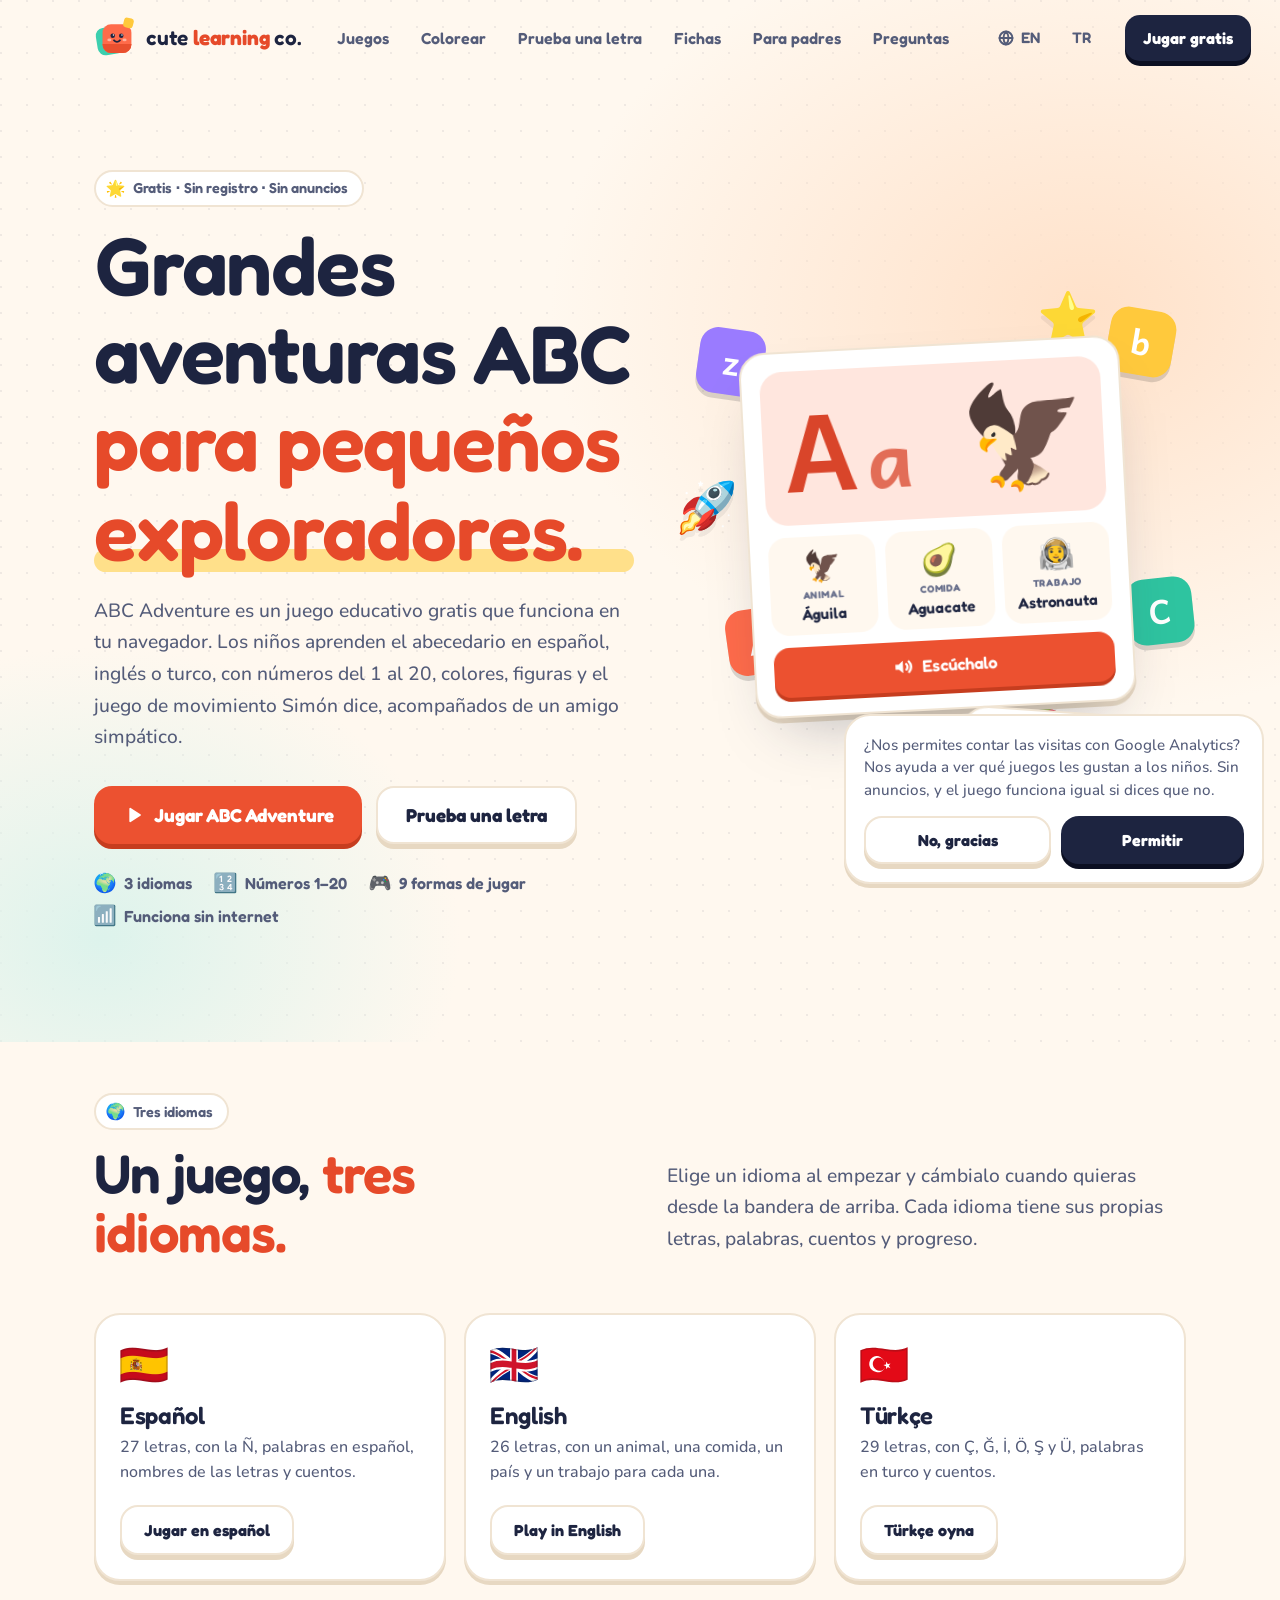
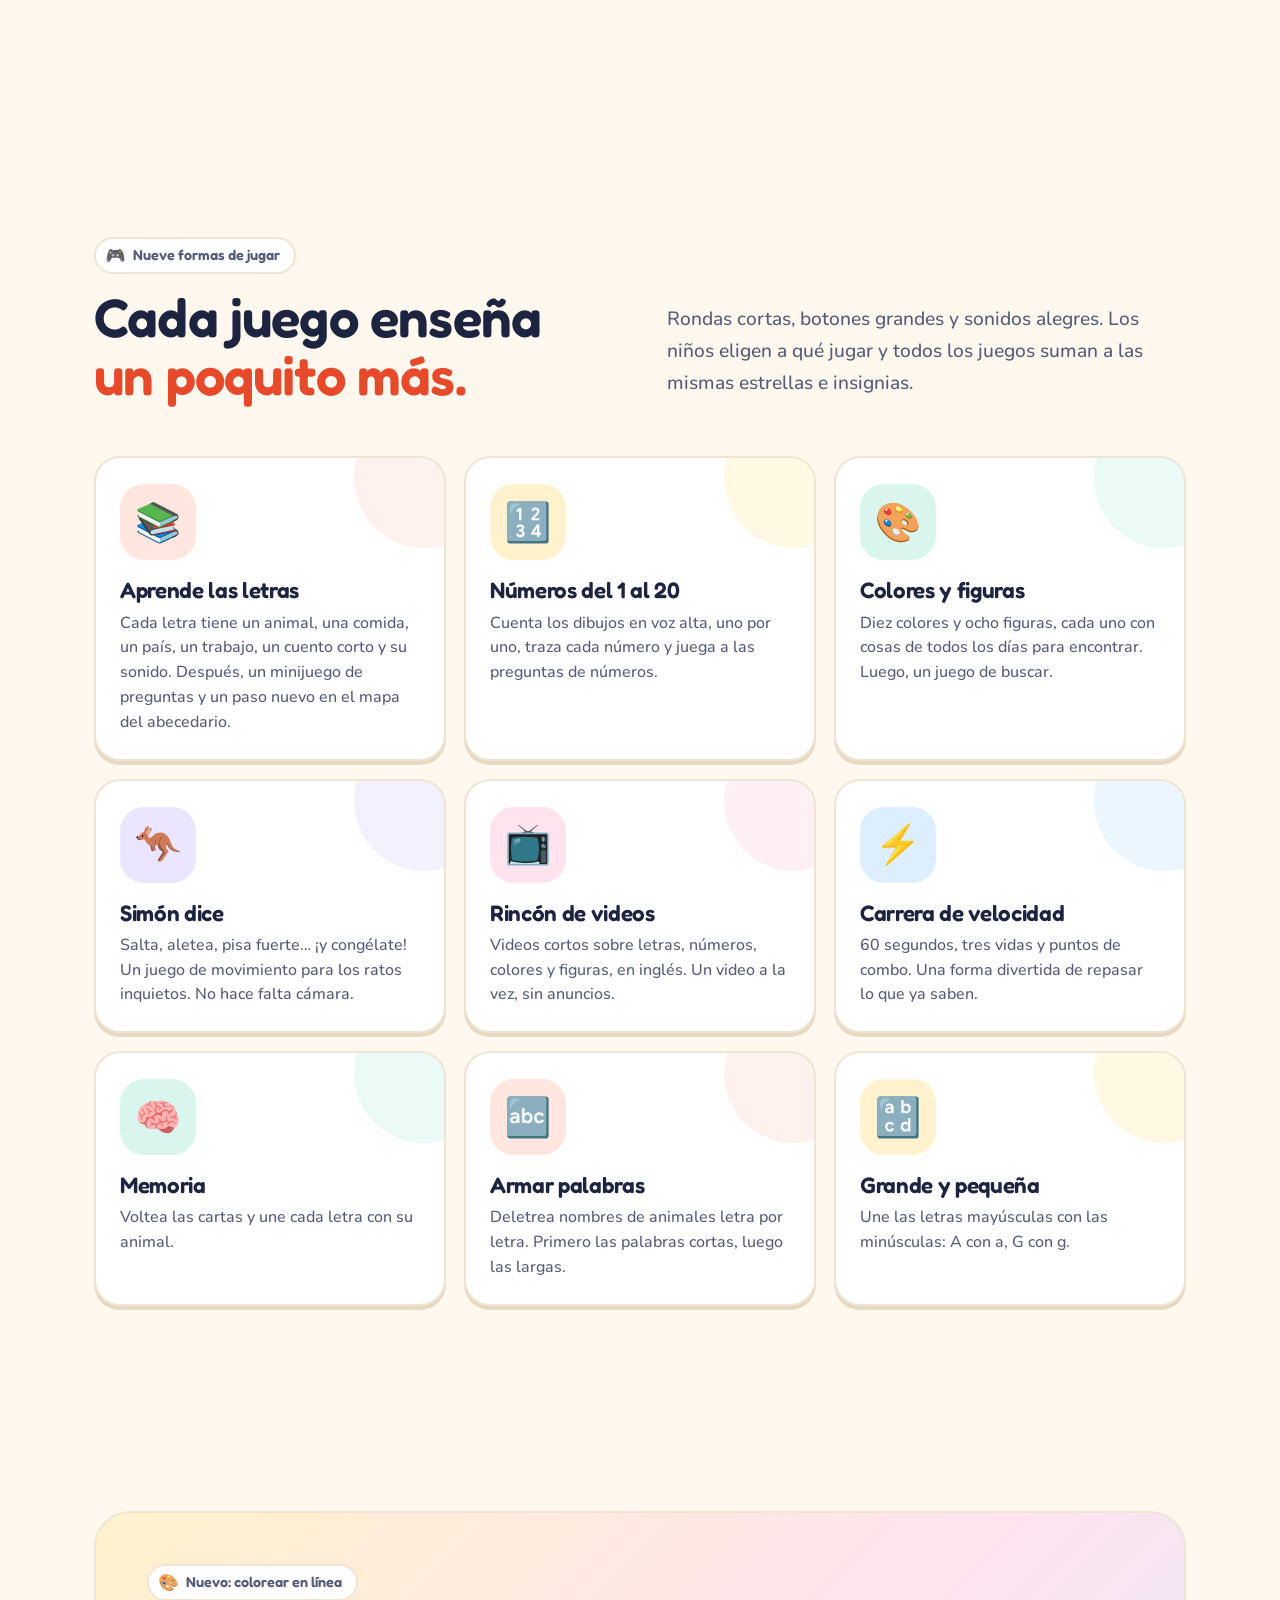
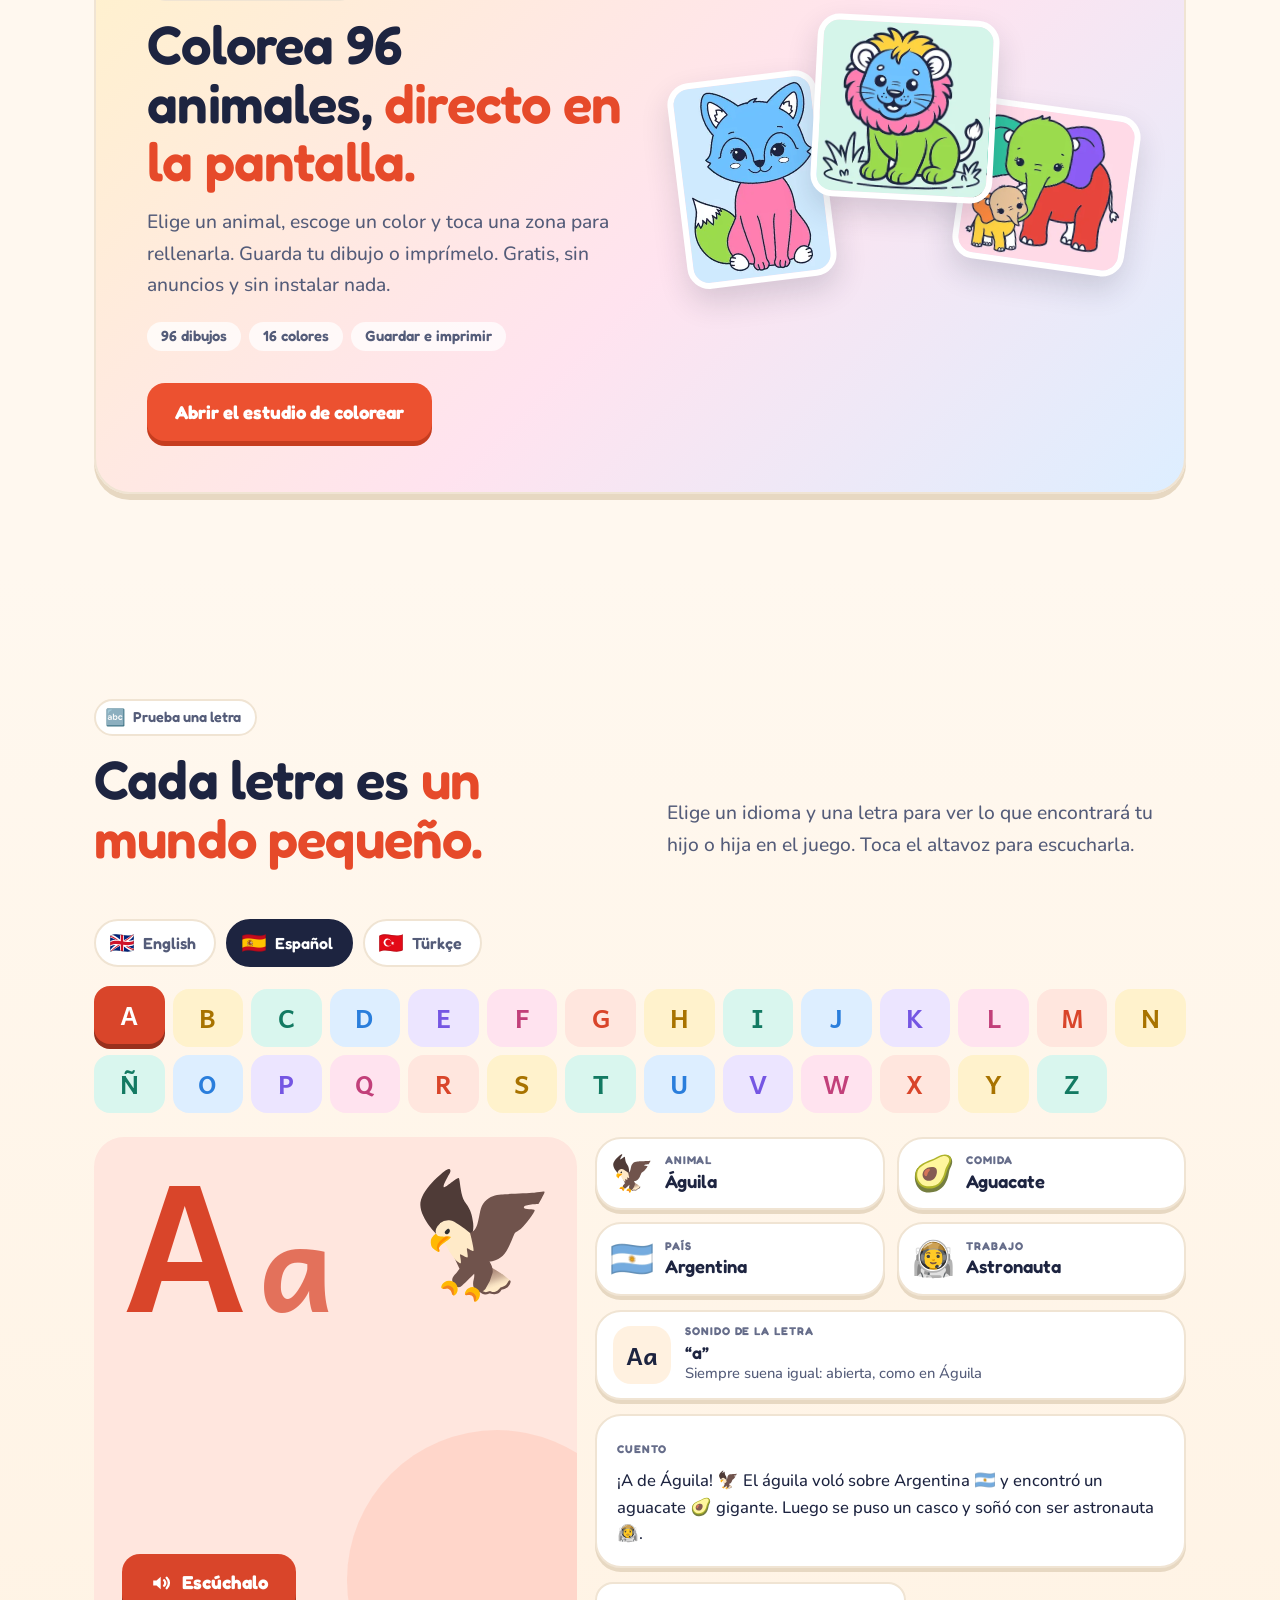
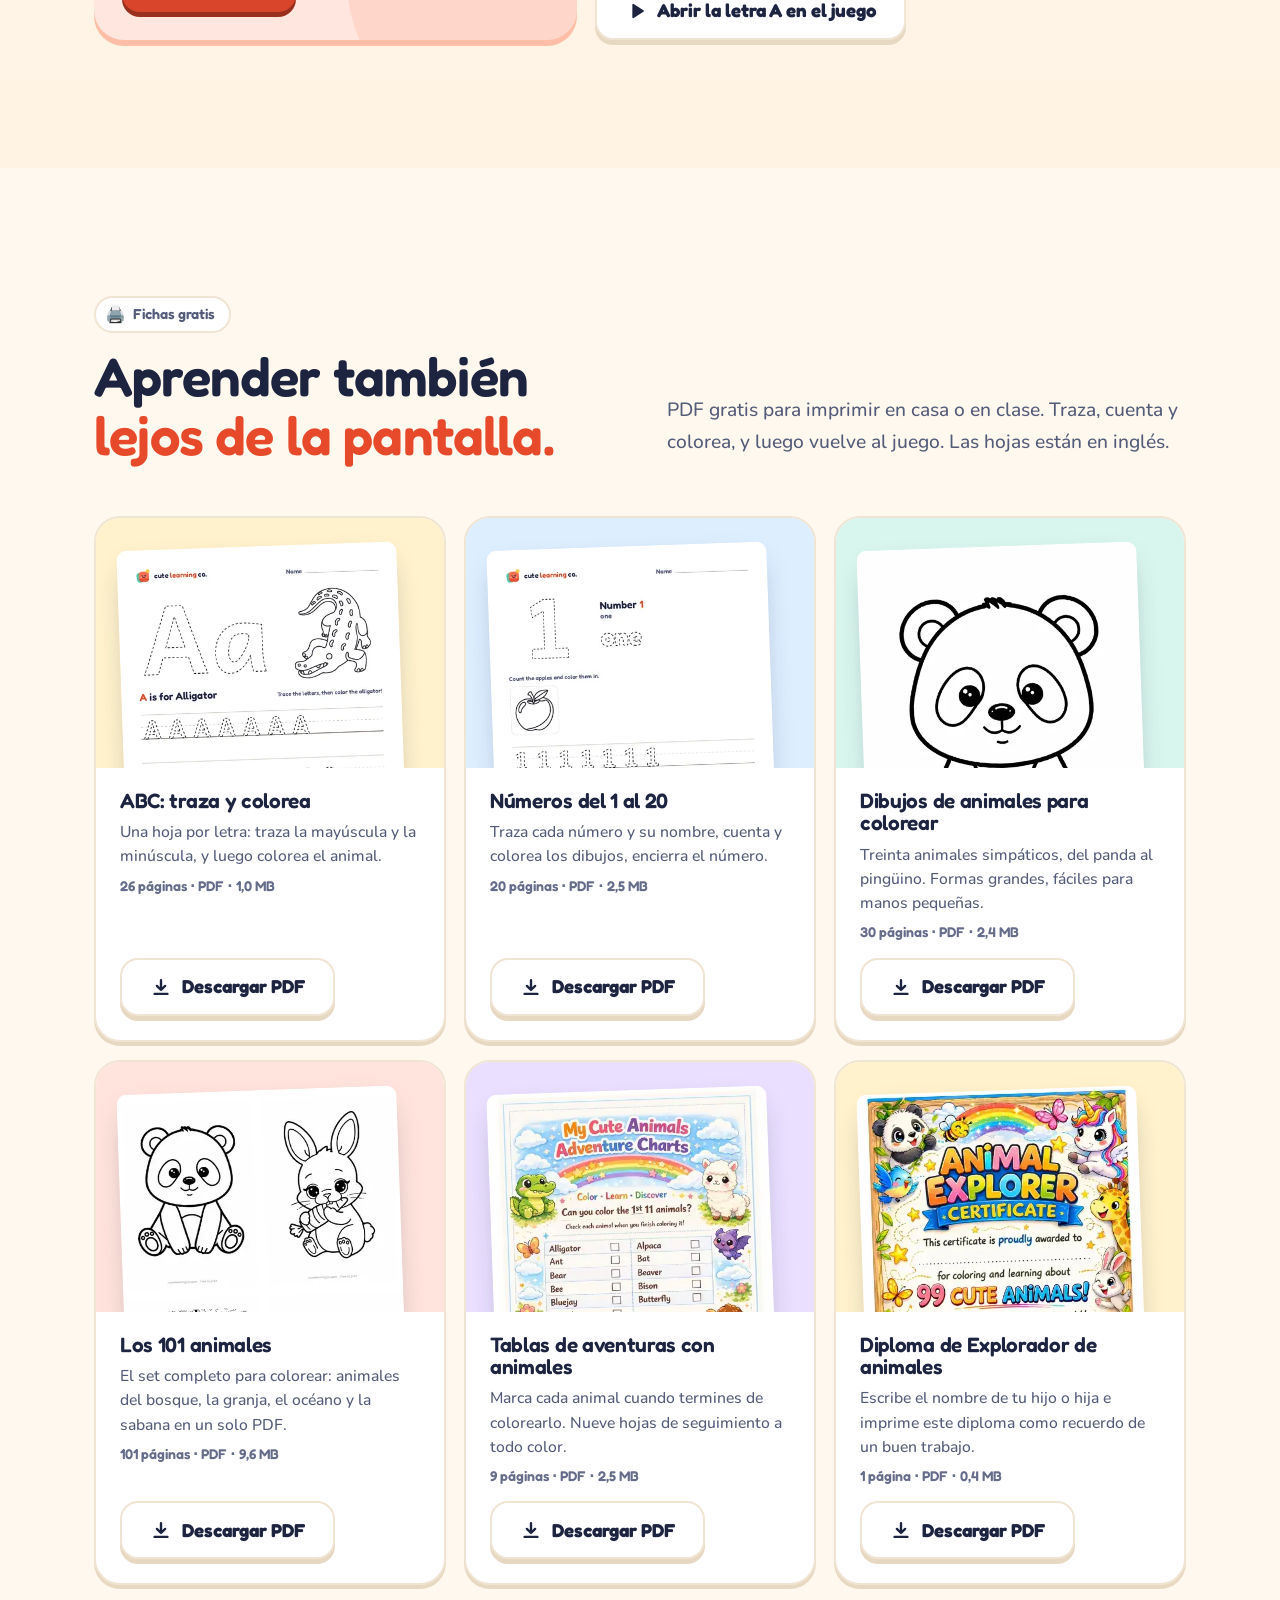
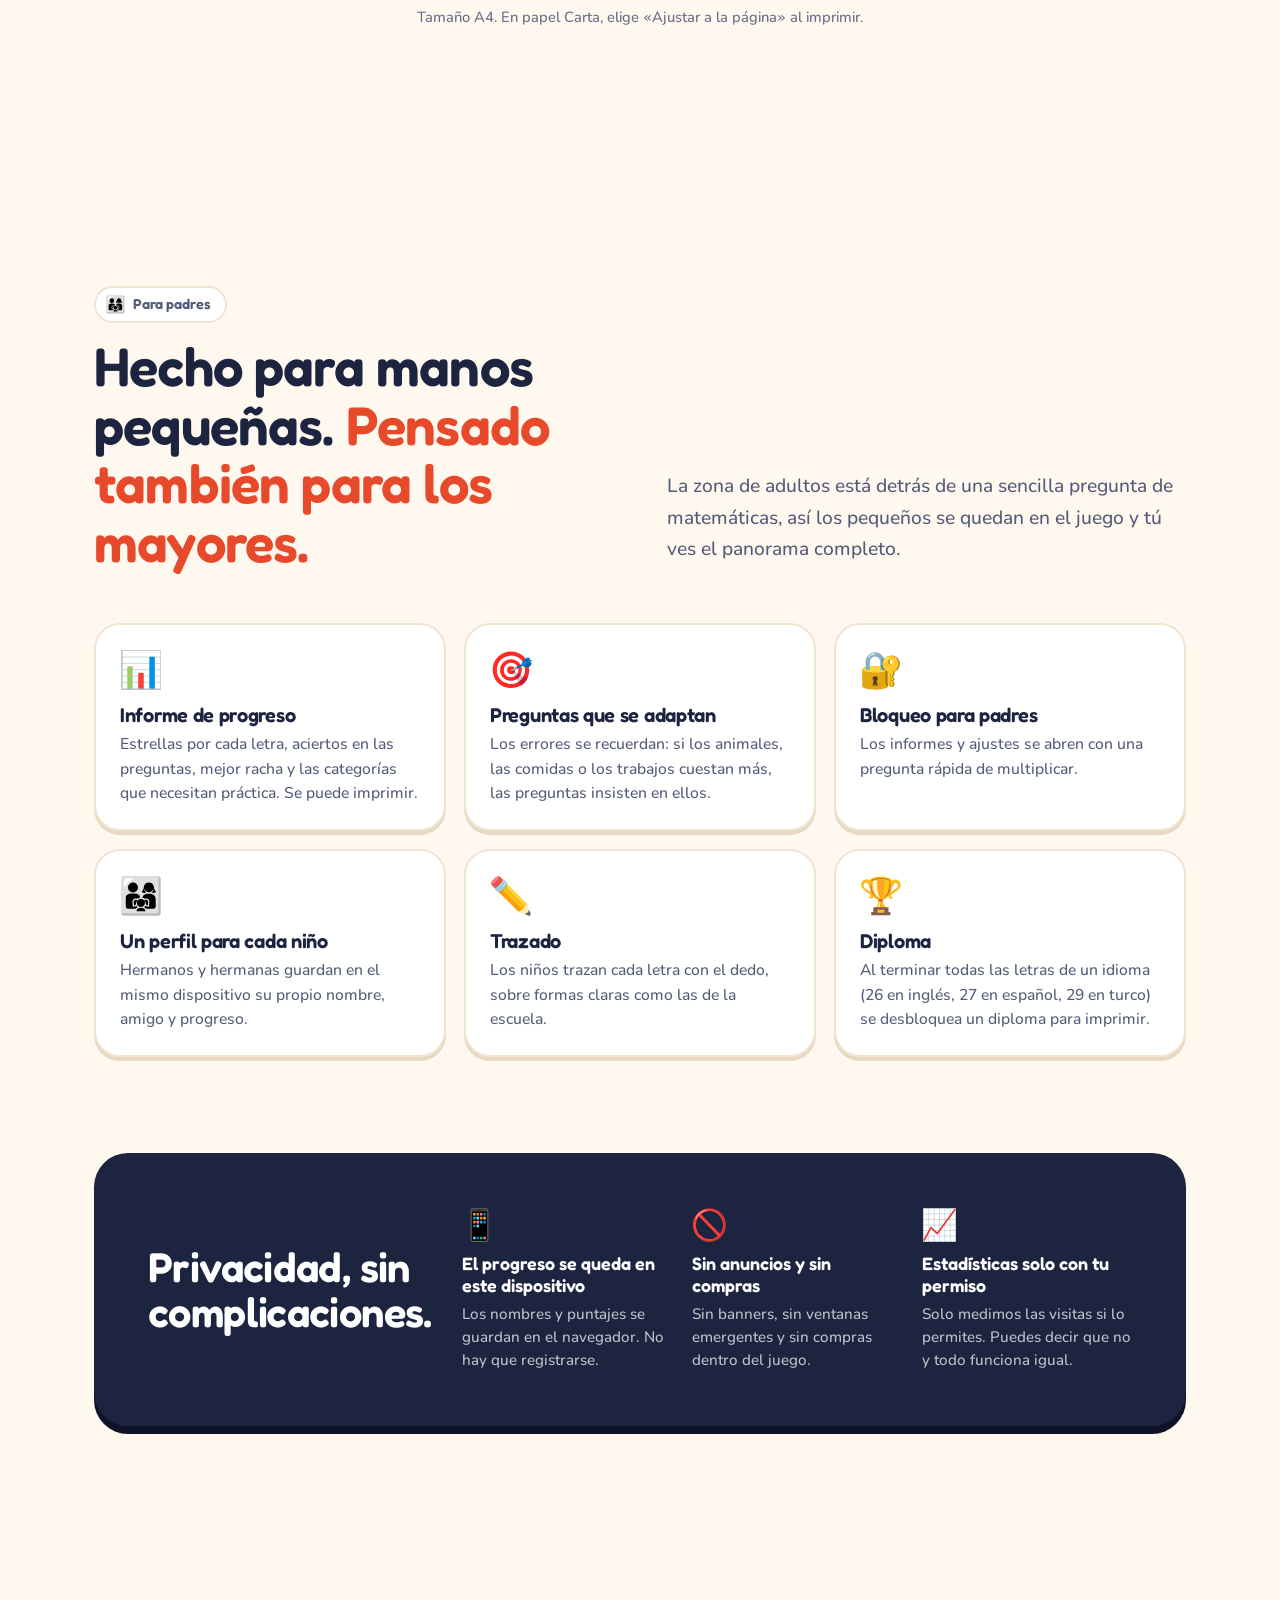
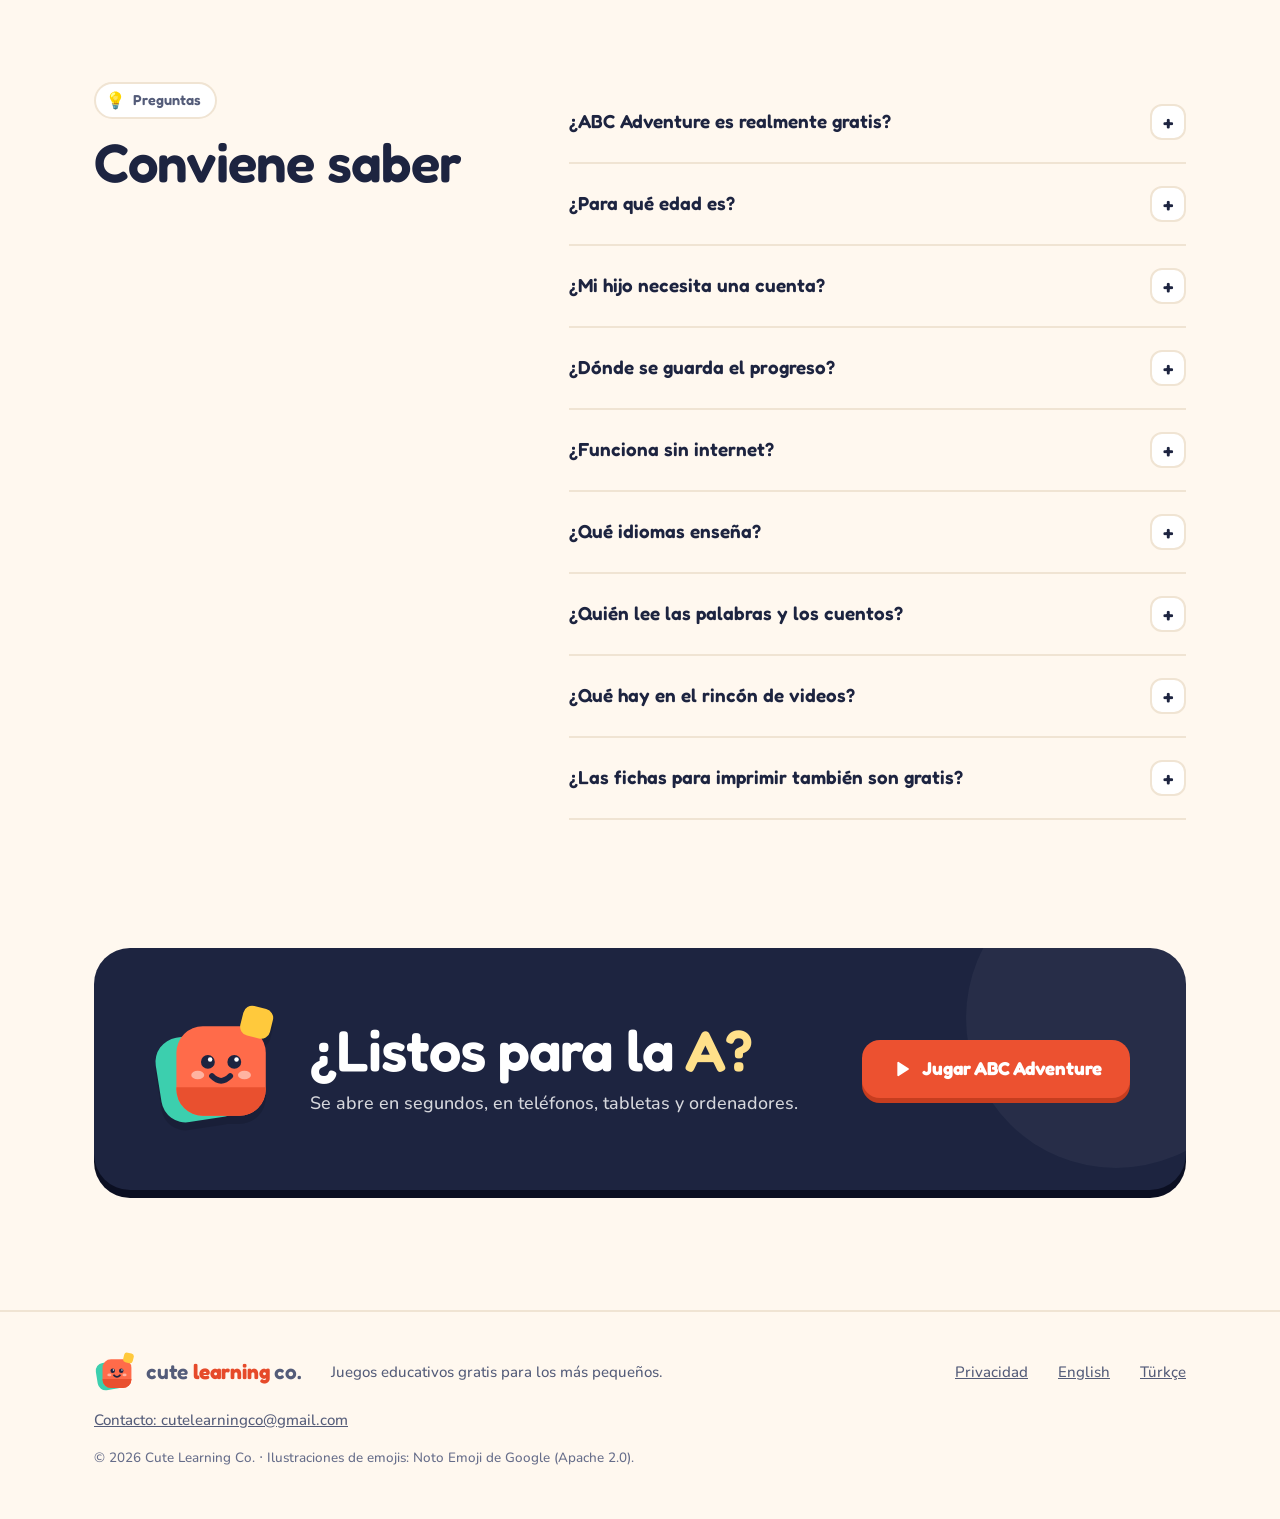
<file: es/index.html>
<!doctype html>
<html lang="es">
<head>
<meta charset="utf-8">
<meta name="viewport" content="width=device-width,initial-scale=1,viewport-fit=cover">
<title>ABC Adventure: juegos educativos gratis para niños | Cute Learning Co.</title>
<meta name="description" content="Juegos educativos gratis para niños en el navegador: el abecedario en español, inglés o turco, números del 1 al 20, colores, figuras y Simón dice. También hay fichas para imprimir. Sin registro y sin anuncios.">
<link rel="canonical" href="https://cutelearningco.com/es/">
<link rel="alternate" hreflang="en" href="https://cutelearningco.com/"><link rel="alternate" hreflang="es" href="https://cutelearningco.com/es/"><link rel="alternate" hreflang="tr" href="https://cutelearningco.com/tr/"><link rel="alternate" hreflang="x-default" href="https://cutelearningco.com/">
<meta name="theme-color" content="#FFF8EF">
<link rel="icon" href="/favicon.svg" type="image/svg+xml"><link rel="icon" href="/favicon.ico" sizes="32x32"><link rel="apple-touch-icon" href="/apple-touch-icon.png">
<meta property="og:type" content="website"><meta property="og:site_name" content="Cute Learning Co."><meta property="og:locale" content="es_ES">
<meta property="og:title" content="ABC Adventure: juegos educativos gratis para niños | Cute Learning Co."><meta property="og:description" content="Juegos educativos gratis para niños en el navegador: el abecedario en español, inglés o turco, números del 1 al 20, colores, figuras y Simón dice. También hay fichas para imprimir. Sin registro y sin anuncios.">
<meta property="og:url" content="https://cutelearningco.com/es/"><meta property="og:image" content="https://cutelearningco.com/og-es.jpg"><meta property="og:image:width" content="1200"><meta property="og:image:height" content="630">
<meta name="twitter:card" content="summary_large_image">
<link rel="preload" href="/assets/fonts/fredoka.woff2" as="font" type="font/woff2" crossorigin>
<link rel="preload" href="/assets/fonts/andika.woff2" as="font" type="font/woff2" crossorigin>
<style>@font-face{font-family:Fredoka;src:url(/assets/fonts/fredoka.woff2) format("woff2");font-weight:400 700;font-display:swap;unicode-range:U+0020-007E,U+00A0,U+00A1,U+00A9,U+00B0,U+00BF,U+00C1,U+00C7,U+00C9,U+00CD,U+00D1,U+00D3,U+00D6,U+00DA,U+00DC,U+00E1,U+00E7,U+00E9,U+00ED,U+00F1,U+00F3,U+00F6,U+00FA,U+00FC,U+2013-201D,U+2022,U+2026,U+00D7,U+2190-2194,U+2713,U+20AC,U+20BA}@font-face{font-family:Fredoka;src:url(/assets/fonts/fredoka-ext.woff2) format("woff2");font-weight:400 700;font-display:swap;unicode-range:U+011E-011F,U+0130-0131,U+015E-015F}@font-face{font-family:Nunito;src:url(/assets/fonts/nunito.woff2) format("woff2");font-weight:400 800;font-display:swap;unicode-range:U+0020-007E,U+00A0,U+00A1,U+00A9,U+00B0,U+00BF,U+00C1,U+00C7,U+00C9,U+00CD,U+00D1,U+00D3,U+00D6,U+00DA,U+00DC,U+00E1,U+00E7,U+00E9,U+00ED,U+00F1,U+00F3,U+00F6,U+00FA,U+00FC,U+2013-201D,U+2022,U+2026,U+00D7,U+2190-2194,U+2713,U+20AC,U+20BA}@font-face{font-family:Nunito;src:url(/assets/fonts/nunito-ext.woff2) format("woff2");font-weight:400 800;font-display:swap;unicode-range:U+011E-011F,U+0130-0131,U+015E-015F}@font-face{font-family:Andika;src:url(/assets/fonts/andika.woff2) format("woff2");font-weight:700;font-display:swap;unicode-range:U+0020-007E,U+00C7,U+00D1,U+00D6,U+00DC,U+00E7,U+00F1,U+00F6,U+00FC}@font-face{font-family:Andika;src:url(/assets/fonts/andika-ext.woff2) format("woff2");font-weight:700;font-display:swap;unicode-range:U+011E-011F,U+0130-0131,U+015E-015F}:root{--cream:#FFF8EF;--cream2:#FFF1E0;--paper:#fff;--ink:#1D2440;--ink2:#545C79;--ink3:#666D8A;--coral-t:#E64A2A;--line:#F0E4D3;--edge:#E7D8C2;--coral:#EC5130;--coral-d:#C63D1F;--sun:#FFC93C;--sun-d:#E0A400;--mint:#2EC4A0;--mint-d:#1A9C7E;--sky:#4DA3FF;--sky-d:#2A7EDC;--lilac:#9A7BFF;--lilac-d:#7556E3;--pink:#FF7EB0;--pink-d:#E0558B;--display:"Fredoka",ui-rounded,"Arial Rounded MT Bold",system-ui,sans-serif;--body:"Nunito",ui-rounded,system-ui,-apple-system,"Segoe UI",sans-serif;--letter:"Andika","Fredoka",ui-rounded,sans-serif;--ease:cubic-bezier(.2,.8,.2,1);--spring:cubic-bezier(.34,1.56,.64,1);--pad:clamp(18px,4.4vw,44px)}.p0{--t:#FFE6DE;--s:#FF6B4A;--d:#D9452A}.p1{--t:#FFF2CC;--s:#FFB800;--d:#A87300}.p2{--t:#D9F6EE;--s:#2EC4A0;--d:#137A62}.p3{--t:#DDEEFF;--s:#4DA3FF;--d:#2A7EDC}.p4{--t:#ECE5FF;--s:#9A7BFF;--d:#7556E3}.p5{--t:#FFE3EF;--s:#FF7EB0;--d:#C2407A}*,*:before,*:after{box-sizing:border-box;margin:0;padding:0}html{scroll-behavior:smooth;-webkit-text-size-adjust:100%;scroll-padding-top:84px}body{font:500 1.06rem/1.65 var(--body);color:var(--ink);background:var(--cream);overflow-x:hidden;-webkit-font-smoothing:antialiased}a{color:inherit}img{display:block}button{font:inherit;color:inherit;background:none;border:0;cursor:pointer}:focus-visible{outline:3px solid var(--sky);outline-offset:3px;border-radius:12px}.skip{position:absolute;left:12px;top:-60px;z-index:100;padding:10px 16px;border-radius:12px;background:var(--ink);color:#fff;text-decoration:none}.skip:focus{top:12px}.wrap{width:100%;max-width:1180px;margin:0 auto;padding:0 var(--pad)}.art{width:1em;height:1em;object-fit:contain;flex:none}.ie{display:inline-block;width:1.2em;height:1.2em;vertical-align:-.25em;margin:0 .05em}h1,h2,h3{font-family:var(--display);font-weight:600;line-height:1.08;letter-spacing:-.015em}h1 em,h2 em{font-style:normal;color:var(--coral-t)}.eyebrow{display:inline-flex;align-items:center;gap:8px;margin-bottom:14px;padding:7px 14px 7px 10px;border-radius:999px;background:var(--paper);border:2px solid var(--line);font:600 .9rem/1 var(--display);color:var(--ink2)}.eyebrow .art{font-size:1.2rem}.h2{font-size:clamp(2.1rem,1.4rem + 2.8vw,3.4rem);max-width:16ch}.lead{max-width:46ch;margin-top:16px;font-size:clamp(1.06rem,1rem + .3vw,1.2rem);color:var(--ink2)}.head{display:grid;grid-template-columns:1.05fr 1fr;gap:28px;align-items:end;margin-bottom:clamp(32px,4vw,52px)}.head .lead{margin:0 0 6px}.sec{padding:clamp(80px,10vw,136px) 0}.btn{--c:var(--coral);--cd:var(--coral-d);white-space:nowrap;display:inline-flex;align-items:center;justify-content:center;gap:10px;min-height:58px;padding:0 28px;border-radius:18px;background:var(--c);color:#fff;font:700 1.17rem/1 var(--display);text-decoration:none;box-shadow:0 5px 0 var(--cd);transition:transform .12s var(--ease),box-shadow .12s var(--ease),filter .2s}.btn:hover{filter:brightness(1.05)}.btn:active{transform:translateY(4px);box-shadow:0 1px 0 var(--cd)}.btn svg{width:22px;height:22px}.btn--soft{--c:var(--paper);--cd:var(--edge);color:var(--ink);border:2px solid var(--line)}.btn--sm{--c:var(--ink);--cd:#0B0F22;min-height:46px;padding:0 18px;font-size:1rem;border-radius:15px}.card{background:var(--paper);border:2px solid var(--line);border-radius:26px;box-shadow:0 4px 0 var(--edge)}.nav{position:fixed;inset:0 0 auto;z-index:50;transition:background .3s,box-shadow .3s}.nav.solid{background:color-mix(in srgb,var(--cream) 88%,transparent);backdrop-filter:blur(14px);-webkit-backdrop-filter:blur(14px);box-shadow:0 1px 0 var(--line)}.nav .wrap{display:flex;align-items:center;gap:22px;height:76px}.logo{display:flex;align-items:center;gap:10px;margin-right:auto;text-decoration:none;font:600 1.3rem/1 var(--display);letter-spacing:-.01em;white-space:nowrap}.logo svg{width:42px;height:42px}.logo b{color:var(--coral-t);font-weight:700}.links{display:flex;gap:4px}.links a{white-space:nowrap;padding:10px 14px;border-radius:12px;text-decoration:none;font:600 1rem/1 var(--display);color:var(--ink2);transition:background .2s,color .2s}.links a:hover{background:var(--paper);color:var(--ink)}.lang{display:inline-flex;align-items:center;gap:6px;padding:10px 12px;border-radius:12px;text-decoration:none;font:600 .95rem/1 var(--display);color:var(--ink2)}.lang svg{width:18px;height:18px}.lang:hover{background:var(--paper)}.burger{display:none;width:46px;height:46px;border-radius:14px;background:var(--paper);border:2px solid var(--line)}.burger span{display:block;width:20px;height:2.5px;margin:4px auto;border-radius:2px;background:var(--ink);transition:transform .3s}.mnav{display:none}.hero{position:relative;padding:clamp(120px,15vw,170px) 0 clamp(70px,9vw,120px);overflow:hidden}.hero:before{content:"";position:absolute;top:0;right:0;bottom:0;left:0;z-index:-1;background:radial-gradient(60% 55% at 85% 30%,#FFE1C9 0%,transparent 70%),radial-gradient(40% 40% at 8% 90%,#DDF3EC 0%,transparent 70%),radial-gradient(circle at 1px 1px,rgba(29,36,64,.07) 1px,transparent 0) 0 0/26px 26px}.hero .wrap{display:grid;grid-template-columns:1.05fr .95fr;gap:clamp(30px,5vw,70px);align-items:center}.hero h1{font-size:clamp(2.7rem,1.6rem + 4.6vw,5.1rem);max-width:12ch}.hero h1 em{display:block;position:relative;width:fit-content}.hero h1 em:after{content:"";position:absolute;left:0;right:0;bottom:.02em;z-index:-1;height:.28em;border-radius:99px;background:#ffe08a}.hero .lead{margin-top:22px}.ctas{display:flex;flex-wrap:wrap;gap:14px;margin-top:32px}.trust{display:flex;flex-wrap:wrap;gap:10px 22px;margin-top:28px;font:600 1rem/1 var(--display);color:var(--ink2)}.trust span{display:flex;align-items:center;gap:8px}.trust .art{font-size:1.4rem}.hv{position:relative;aspect-ratio:1/1.02;max-width:540px;width:100%;justify-self:center}.hv__card{position:absolute;left:10%;top:9%;width:78%;padding:18px;transform:rotate(-3deg);box-shadow:0 30px 60px -30px #1d244059,0 5px 0 var(--edge);animation:hvin 1s var(--spring) both}@keyframes hvin{0%{opacity:0;transform:rotate(-8deg) translateY(30px) scale(.94)}}.hv__top{position:relative;display:flex;align-items:center;justify-content:space-between;padding:18px 20px;border-radius:22px;background:var(--t);overflow:hidden}.hv__top b{font:700 clamp(4.4rem,9vw,6.6rem)/.9 var(--letter);color:var(--d)}.hv__top b span{font-size:.72em;opacity:.75;margin-left:6px}.hv__top .art{font-size:clamp(5rem,10vw,7.4rem);animation:bob 5s ease-in-out infinite}@keyframes bob{50%{transform:translateY(-10px) rotate(-3deg)}}.hv__words{display:grid;grid-template-columns:repeat(3,1fr);gap:10px;margin-top:12px}.hv__words div{display:flex;flex-direction:column;align-items:center;gap:6px;padding:12px 6px;border-radius:18px;background:var(--cream);text-align:center}.hv__words .art{font-size:2.2rem}.hv__words small{font:700 .62rem/1 var(--display);letter-spacing:.08em;text-transform:uppercase;color:var(--ink3)}.hv__words b{font:600 .95rem/1.1 var(--display)}.hv__btn{display:flex;align-items:center;justify-content:center;gap:8px;margin-top:12px;height:50px;border-radius:16px;background:var(--coral);box-shadow:0 4px 0 var(--coral-d);color:#fff;font:600 1.05rem/1 var(--display)}.hv__btn svg{width:22px;height:22px}.hv__ok{position:absolute;right:0;bottom:6%;display:flex;align-items:center;gap:10px;padding:12px 18px 12px 12px;transform:rotate(4deg);font:600 1.1rem/1 var(--display);animation:hvin 1s .25s var(--spring) both}.hv__ok .art{font-size:1.7rem}.blk{position:absolute;display:grid;place-items:center;width:clamp(48px,6vw,66px);aspect-ratio:1;border-radius:18px;background:var(--c);color:#fff;font:700 clamp(1.6rem,2.6vw,2.2rem)/1 var(--letter);box-shadow:0 5px #00000024;animation:float 6s ease-in-out infinite}@keyframes float{50%{transform:translateY(-12px) rotate(var(--r,6deg))}}.stk{position:absolute;font-size:clamp(2.6rem,4.6vw,3.6rem);animation:float 7s ease-in-out infinite;filter:drop-shadow(0 6px 0 rgba(0,0,0,.06))}.games{display:grid;grid-template-columns:repeat(3,1fr);gap:18px}.game{position:relative;padding:26px 24px 24px;overflow:hidden;transition:transform .25s var(--ease),box-shadow .25s}.game:hover{transform:translateY(-4px);box-shadow:0 18px 36px -22px #1d24404d,0 4px 0 var(--edge)}.game .ic{display:grid;place-items:center;width:76px;height:76px;margin-bottom:18px;border-radius:24px;background:var(--t)}.game .ic .art{font-size:2.8rem}.game h3{font-size:1.4rem}.game p{margin-top:8px;color:var(--ink2);font-size:1rem;line-height:1.55}.game:after{content:"";position:absolute;right:-50px;top:-50px;width:140px;height:140px;border-radius:50%;background:var(--t);opacity:.55;z-index:0}.game>*{position:relative;z-index:1}.try{background:linear-gradient(180deg,var(--cream),#FFF3E4)}.abc{display:grid;grid-template-columns:repeat(var(--cols,13),1fr);gap:8px;padding:4px 0 14px}.abc button{width:auto!important}.abc button{flex:none;display:grid;place-items:center;width:54px;height:58px;border-radius:16px;background:var(--t);font:700 1.6rem/1 var(--letter);color:var(--d);scroll-snap-align:start;transition:transform .2s var(--spring),box-shadow .2s}.abc button:hover{transform:translateY(-3px)}.abc button[aria-pressed=true]{background:var(--d);color:#fff;box-shadow:0 5px color-mix(in srgb,var(--d) 70%,#000);transform:translateY(-3px)}.abc button.p1[aria-pressed=true]{background:var(--sun);color:#3d2c00}.lw{display:grid;grid-template-columns:.9fr 1.1fr;gap:18px;margin-top:10px}.lw__big{position:relative;display:flex;flex-direction:column;justify-content:space-between;min-height:420px;padding:28px;border-radius:30px;background:var(--t);overflow:hidden;box-shadow:0 6px color-mix(in srgb,var(--s) 40%,transparent)}.lw__big:before{content:"";position:absolute;right:-70px;bottom:-90px;width:300px;height:300px;border-radius:50%;background:var(--s);opacity:.13}.lw__big b{position:relative;font:700 clamp(7rem,14vw,11rem)/.85 var(--letter);color:var(--d)}.lw__big b span{font-size:.7em;opacity:.72;margin-left:8px}.lw__big .art{position:absolute;right:24px;top:28px;font-size:clamp(6rem,11vw,9rem);animation:bob 5s ease-in-out infinite}.lw__big .btn{position:relative;align-self:flex-start;--c:var(--d);--cd:color-mix(in srgb,var(--d) 70%,#000)}.lw__big.p1 .btn{--c:var(--sun);--cd:var(--sun-d);color:#3d2c00}.lw__side{display:flex;flex-direction:column;gap:14px}.lw__words{display:grid;grid-template-columns:1fr 1fr;gap:12px}.lw__words div{display:flex;align-items:center;gap:12px;padding:14px}.lw__words .art{font-size:2.6rem}.lw__words small,.lw__ph small{display:block;font:700 .7rem/1 var(--display);letter-spacing:.08em;text-transform:uppercase;color:var(--ink3)}.lw__words b{display:block;margin-top:4px;font:600 1.15rem/1.15 var(--display)}.lw__ph{display:flex;align-items:center;gap:14px;padding:14px 16px}.lw__ph strong{display:grid;place-items:center;width:58px;height:58px;flex:none;border-radius:18px;background:var(--cream2);font:700 1.5rem/1 var(--letter)}.lw__ph b{display:block;margin-top:4px;font:600 1.1rem/1.2 var(--display)}.lw__ph p{font-size:.92rem;color:var(--ink2);line-height:1.4}.lw__story{padding:18px 20px;flex:1}.lw__story p{margin-top:6px;font-size:1.04rem;line-height:1.6}.lw__go{align-self:flex-start}.pts{display:grid;grid-template-columns:repeat(3,1fr);gap:18px}.pt{display:flex;flex-direction:column;overflow:hidden;transition:transform .25s var(--ease),box-shadow .25s}.pt:hover{transform:translateY(-4px);box-shadow:0 18px 36px -22px #1d24404d,0 4px 0 var(--edge)}.pt__img{height:250px;padding:28px 34px 0;overflow:hidden;background:var(--t)}.pt:nth-child(1) .pt__img{--t:#FFF2CC}.pt:nth-child(2) .pt__img{--t:#DDEEFF}.pt:nth-child(3) .pt__img{--t:#D9F6EE}.pt:nth-child(4) .pt__img{--t:#FFE3DC}.pt:nth-child(5) .pt__img{--t:#EADFFF}.pt:nth-child(6) .pt__img{--t:#FFF2CC}.pt__img img{display:block;width:100%;height:auto;border-radius:10px 10px 0 0;box-shadow:0 12px 30px -12px #1d244061;transform:rotate(-2deg);transform-origin:50% 100%;transition:transform .35s var(--spring)}.pt:hover .pt__img img{transform:rotate(0) translateY(-6px)}.pt__txt{display:flex;flex-direction:column;gap:8px;flex:1;padding:22px 24px 24px}.pt__txt h3{font-size:1.3rem}.pt__txt p{color:var(--ink2);font-size:.98rem;line-height:1.55}.pt__meta{margin:2px 0 10px;font:600 .88rem/1 var(--display);color:var(--ink3)}.pt__txt .btn{margin-top:auto;align-self:flex-start}.pt__note{margin-top:20px;text-align:center;font-size:.92rem;color:var(--ink3)}.feats{display:grid;grid-template-columns:repeat(3,1fr);gap:18px}.feat{padding:24px}.feat .art{font-size:2.6rem;margin-bottom:14px}.feat h3{font-size:1.25rem}.feat p{margin-top:6px;font-size:.98rem;color:var(--ink2);line-height:1.55}.priv{margin-top:clamp(60px,8vw,96px);padding:clamp(30px,5vw,54px);border-radius:34px;background:var(--ink);color:#fff;display:grid;grid-template-columns:.8fr 2fr;gap:30px;align-items:center;box-shadow:0 8px #0e1226}.priv h3{font-size:clamp(1.8rem,1.3rem + 1.8vw,2.6rem)}.priv ul{list-style:none;display:grid;grid-template-columns:repeat(3,1fr);gap:20px}.priv li .art{font-size:2.2rem;margin-bottom:10px}.priv li b{display:block;font:600 1.12rem/1.25 var(--display)}.priv li span{display:block;margin-top:6px;font-size:.95rem;line-height:1.5;color:#ffffffb8}.faq .wrap{display:grid;grid-template-columns:.8fr 1.2fr;gap:clamp(30px,5vw,80px)}.faq details{border-bottom:2px solid var(--line)}.faq summary{display:flex;align-items:center;justify-content:space-between;gap:18px;padding:22px 0;cursor:pointer;list-style:none;font:600 1.18rem/1.3 var(--display)}.faq summary::-webkit-details-marker{display:none}.faq summary i{display:grid;place-items:center;width:36px;height:36px;flex:none;border-radius:12px;background:var(--paper);border:2px solid var(--line);font-style:normal;font-size:1.3rem;transition:transform .3s var(--spring)}.faq details[open] summary i{transform:rotate(45deg);background:var(--sun);border-color:var(--sun)}.faq details p{padding:0 50px 22px 0;color:var(--ink2)}@supports (interpolate-size:allow-keywords){.faq{interpolate-size:allow-keywords}.faq details::details-content{height:0;overflow:clip;transition:height .4s var(--ease),content-visibility .4s allow-discrete}.faq details[open]::details-content{height:auto}}.end{padding:0 0 clamp(80px,10vw,120px)}.end__box{position:relative;display:grid;grid-template-columns:auto 1fr auto;align-items:center;gap:30px;padding:clamp(30px,5vw,56px);border-radius:36px;background:var(--ink);color:#fff;overflow:hidden;box-shadow:0 8px #0b0f22}.end__box:before{content:"";position:absolute;right:-80px;top:-80px;width:300px;height:300px;border-radius:50%;background:#ffffff0b}.end__box>svg{width:clamp(90px,12vw,130px);height:auto;filter:drop-shadow(0 8px 0 rgba(0,0,0,.12))}.end h2{font-size:clamp(2.2rem,1.6rem + 2.6vw,3.6rem)}.end h2 em{color:#ffe08a}.end p{margin-top:8px;font-size:1.12rem;color:#ffffffd1}.end .btn{position:relative}.foot{padding:40px 0 50px;border-top:2px solid var(--line);font-size:.94rem;color:var(--ink2)}.foot .wrap{display:flex;flex-wrap:wrap;align-items:center;gap:14px 30px}.foot .logo{margin-right:0}.foot p{margin-right:auto}.foot a{color:var(--ink2)}.foot small{display:block;width:100%;font-size:.84rem;color:var(--ink3)}.consent{position:fixed;right:16px;bottom:16px;z-index:60;display:flex;flex-direction:column;gap:14px;width:min(420px,calc(100vw - 32px));padding:18px;transform:translateY(140%);transition:transform .5s var(--spring)}.consent.show{transform:none}.consent p{font-size:.95rem;line-height:1.5;color:var(--ink2)}.consent div{display:flex;gap:10px}.consent .btn{flex:1;min-height:48px;font-size:1rem;padding:0 12px}.consent #cYes{--c:var(--ink);--cd:#0B0F22}.js [data-r]{opacity:0;translate:0 26px;transition:opacity .9s var(--ease) var(--d,0s),translate 1s var(--ease) var(--d,0s)}.js [data-r].in{opacity:1;translate:none}@media (max-width:1100px){.links,.nav .lang,.nav .btn{display:none}.burger{display:block}.mnav{position:fixed;inset:76px 0 auto;z-index:49;display:flex;flex-direction:column;gap:4px;padding:14px var(--pad) 22px;background:var(--cream);box-shadow:0 20px 30px -20px #0003;transform:translateY(-12px);opacity:0;visibility:hidden;transition:all .3s var(--ease)}.mnav.open{transform:none;opacity:1;visibility:visible}.mnav a{padding:14px 6px;border-bottom:2px solid var(--line);text-decoration:none;font:600 1.2rem/1 var(--display)}.mnav .btn{margin-top:14px;border-bottom:0}}@media (max-width:980px){.hero .wrap,.head,.lw,.faq .wrap,.priv{grid-template-columns:1fr}.hv{max-width:460px}.games,.feats{grid-template-columns:1fr 1fr}.games>.game:last-child:nth-child(odd){grid-column:1/-1}.pts{grid-template-columns:1fr}.pt{flex-direction:row}.pt__img{flex:none;width:38%;height:250px;padding:24px 22px 0}.abc{display:flex;overflow-x:auto;padding:4px 4px 14px;margin:0 -4px;scroll-snap-type:x proximity}.abc button{width:54px!important}.priv ul{grid-template-columns:1fr}.end__box{grid-template-columns:1fr;text-align:left}}@media (max-width:600px){.games,.feats,.lw__words{grid-template-columns:1fr}.pt{flex-direction:column}.pt__img{width:auto;height:210px;padding:22px 40px 0}.hero{padding-top:108px}.ctas .btn{width:100%}.lw__big{min-height:330px}.faq details p{padding-right:0}.logo span{font-size:1.2rem}}@media (prefers-reduced-motion:reduce){*,*:before,*:after{animation:none!important;transition:none!important;scroll-behavior:auto!important}.js [data-r]{opacity:1;translate:none}}.cs{padding:clamp(40px,6vw,80px) 0}.cs__box{display:grid;grid-template-columns:1.05fr 1fr;gap:clamp(24px,4vw,56px);align-items:center;padding:clamp(28px,4vw,56px);border-radius:36px;background:linear-gradient(135deg,#fff2cc,#ffe3ef 55%,#def);border:2px solid var(--line);box-shadow:0 6px 0 var(--edge)}.cs__chips{display:flex;flex-wrap:wrap;gap:8px;margin:20px 0 26px}.cs__chips span{padding:7px 14px;border-radius:999px;background:#ffffffbf;font:600 .92rem/1 var(--display);color:var(--ink2)}.cs__pics{position:relative;height:clamp(250px,30vw,370px)}.cs__pics img{position:absolute;height:auto;border:6px solid #fff;border-radius:22px;background:#fff;box-shadow:0 14px 30px #1d244029}.cs__pics img:nth-child(1){left:0;top:16%;width:33%;rotate:-7deg}.cs__pics img:nth-child(2){left:30%;top:0;width:40%;rotate:3deg;z-index:2}.cs__pics img:nth-child(3){right:0;top:24%;width:38%;rotate:8deg}@media (max-width:900px){.cs__box{grid-template-columns:1fr}.cs__pics{height:min(64vw,300px)}}.lns{padding-top:clamp(24px,4vw,56px)}.lcards{display:grid;grid-template-columns:repeat(3,1fr);gap:18px}.lcard{display:flex;flex-direction:column;align-items:flex-start;gap:6px;padding:26px 24px 24px;text-decoration:none;transition:transform .25s var(--ease),box-shadow .25s}.lcard:hover{transform:translateY(-4px);box-shadow:0 18px 36px -22px #1d24404d,0 4px 0 var(--edge)}.lcard>.art{font-size:3rem;margin-bottom:8px}.lcard h3{font-size:1.5rem}.lcard p{color:var(--ink2);font-size:1rem;line-height:1.55;margin-bottom:14px}.lcard .btn{margin-top:auto;min-height:50px;padding:0 22px;font-size:1rem;pointer-events:none}.lchips{display:flex;flex-wrap:wrap;gap:10px;margin:0 0 18px}.lchip{display:inline-flex;align-items:center;gap:9px;min-height:48px;padding:0 18px 0 14px;border-radius:999px;background:var(--paper);border:2px solid var(--line);font:600 1rem/1 var(--display);color:var(--ink2);transition:background .2s,border-color .2s,color .2s}.lchip .art{font-size:1.5rem}.lchip:hover{border-color:var(--edge);color:var(--ink)}.lchip[aria-pressed=true]{background:var(--ink);border-color:var(--ink);color:#fff}.nav .lang+.lang{margin-left:-14px}@media (max-width:980px){.lcards{grid-template-columns:1fr}}</style>
<script>document.documentElement.classList.add('js')</script>
<script type="application/ld+json">{"@context": "https://schema.org", "@graph": [{"@type": "Organization", "@id": "https://cutelearningco.com/#org", "name": "Cute Learning Co.", "url": "https://cutelearningco.com/", "logo": {"@type": "ImageObject", "url": "https://cutelearningco.com/icon-512.png", "width": 512, "height": 512}, "description": "Free learning games, coloring and printable worksheets for young children. No ads, no sign-up.", "email": "cutelearningco@gmail.com", "sameAs": ["https://www.instagram.com/cutelearningco/", "https://www.tiktok.com/@cutelearningco", "https://x.com/cutelearningco", "https://www.pinterest.com/cutelearningco/"], "knowsLanguage": ["en", "es", "tr"], "contactPoint": {"@type": "ContactPoint", "contactType": "customer support", "email": "cutelearningco@gmail.com", "availableLanguage": ["English", "Spanish", "Turkish"]}}, {"@type": "WebSite", "@id": "https://cutelearningco.com/#site", "url": "https://cutelearningco.com/", "name": "Cute Learning Co.", "publisher": {"@id": "https://cutelearningco.com/#org"}, "inLanguage": ["en", "es", "tr"]}, {"@type": "WebApplication", "@id": "https://cutelearningco.com/abc/#app", "name": "ABC Adventure", "url": "https://cutelearningco.com/abc/", "applicationCategory": "EducationalApplication", "operatingSystem": "Any (web browser)", "browserRequirements": "Requires a modern web browser", "inLanguage": ["en", "es", "tr"], "isAccessibleForFree": true, "offers": {"@type": "Offer", "price": "0", "priceCurrency": "USD"}, "publisher": {"@id": "https://cutelearningco.com/#org"}, "description": "Juegos educativos gratis para niños en el navegador: el abecedario en español, inglés o turco, números del 1 al 20, colores, figuras y Simón dice. También hay fichas para imprimir. Sin registro y sin anuncios.", "audience": {"@type": "PeopleAudience", "suggestedMinAge": 3, "suggestedMaxAge": 7}, "educationalUse": "Alphabet, phonics, counting, colors and shapes practice", "featureList": ["Aprende las letras", "Números del 1 al 20", "Colores y figuras", "Simón dice", "Rincón de videos", "Carrera de velocidad", "Memoria", "Armar palabras", "Grande y pequeña"]}, {"@type": "WebPage", "@id": "https://cutelearningco.com/es/#page", "url": "https://cutelearningco.com/es/", "name": "ABC Adventure: juegos educativos gratis para niños | Cute Learning Co.", "description": "Juegos educativos gratis para niños en el navegador: el abecedario en español, inglés o turco, números del 1 al 20, colores, figuras y Simón dice. También hay fichas para imprimir. Sin registro y sin anuncios.", "inLanguage": "es", "isPartOf": {"@id": "https://cutelearningco.com/#site"}, "about": {"@id": "https://cutelearningco.com/abc/#app"}, "primaryImageOfPage": "https://cutelearningco.com/og-es.jpg", "dateModified": "2026-11-08"}, {"@type": "FAQPage", "mainEntity": [{"@type": "Question", "name": "¿ABC Adventure es realmente gratis?", "acceptedAnswer": {"@type": "Answer", "text": "Sí. No hay anuncios y no hay nada que comprar."}}, {"@type": "Question", "name": "¿Para qué edad es?", "acceptedAnswer": {"@type": "Answer", "text": "Está pensado para niños que empiezan a conocer el abecedario, normalmente de 3 a 7 años. Los más pequeños lo disfrutan acompañados de un adulto."}}, {"@type": "Question", "name": "¿Mi hijo necesita una cuenta?", "acceptedAnswer": {"@type": "Answer", "text": "No. Escribe un nombre, elige un amigo y a jugar. Cada niño puede tener su propio perfil en el mismo dispositivo."}}, {"@type": "Question", "name": "¿Dónde se guarda el progreso?", "acceptedAnswer": {"@type": "Answer", "text": "En el navegador de tu dispositivo. Si borras los datos del navegador, se borra también. En la zona de adultos puedes cambiar o reiniciar jugadores."}}, {"@type": "Question", "name": "¿Funciona sin internet?", "acceptedAnswer": {"@type": "Answer", "text": "Sí, después de la primera visita. En un teléfono o tableta puedes añadirlo a la pantalla de inicio y abrirlo como una app."}}, {"@type": "Question", "name": "¿Qué idiomas enseña?", "acceptedAnswer": {"@type": "Answer", "text": "Tres: español, inglés y turco. Elige uno al empezar y cámbialo cuando quieras desde la bandera de arriba. Cada idioma tiene sus propias palabras, cuentos, preguntas y progreso. Este sitio web está disponible en los mismos tres idiomas."}}, {"@type": "Question", "name": "¿Quién lee las palabras y los cuentos?", "acceptedAnswer": {"@type": "Answer", "text": "La voz integrada de tu dispositivo, así que puede sonar un poco distinta en cada teléfono, tableta u ordenador."}}, {"@type": "Question", "name": "¿Qué hay en el rincón de videos?", "acceptedAnswer": {"@type": "Answer", "text": "Videos cortos que hicimos para el juego: letras, números, colores, figuras y Simón dice. Están en inglés, por eso el rincón aparece cuando aprendes inglés. Cada video empieza por sí solo y se detiene al final; nada más arranca solo."}}, {"@type": "Question", "name": "¿Las fichas para imprimir también son gratis?", "acceptedAnswer": {"@type": "Answer", "text": "Sí. Descarga los PDF e imprime todas las copias que quieras para casa o para clase."}}]}, {"@type": "LearningResource", "@id": "https://cutelearningco.com/printables/abc-trace-and-color.pdf", "name": "ABC trace & color", "description": "One page per letter: trace big and small letters, then color the animal.", "url": "https://cutelearningco.com/printables/abc-trace-and-color.pdf", "encodingFormat": "application/pdf", "isAccessibleForFree": true, "inLanguage": "en", "learningResourceType": "Worksheet", "publisher": {"@id": "https://cutelearningco.com/#org"}, "audience": {"@type": "PeopleAudience", "suggestedMinAge": 3, "suggestedMaxAge": 7}}, {"@type": "LearningResource", "@id": "https://cutelearningco.com/printables/numbers-1-to-20.pdf", "name": "Numbers 1 to 20", "description": "Trace each number and its word, count and color the pictures, circle the number.", "url": "https://cutelearningco.com/printables/numbers-1-to-20.pdf", "encodingFormat": "application/pdf", "isAccessibleForFree": true, "inLanguage": "en", "learningResourceType": "Worksheet", "publisher": {"@id": "https://cutelearningco.com/#org"}, "audience": {"@type": "PeopleAudience", "suggestedMinAge": 3, "suggestedMaxAge": 7}}, {"@type": "LearningResource", "@id": "https://cutelearningco.com/printables/coloring-pages.pdf", "name": "Animal coloring pages", "description": "Thirty cute animals to color, from pandas to penguins. Big shapes, easy for small hands.", "url": "https://cutelearningco.com/printables/coloring-pages.pdf", "encodingFormat": "application/pdf", "isAccessibleForFree": true, "inLanguage": "en", "learningResourceType": "Worksheet", "publisher": {"@id": "https://cutelearningco.com/#org"}, "audience": {"@type": "PeopleAudience", "suggestedMinAge": 3, "suggestedMaxAge": 7}}, {"@type": "LearningResource", "@id": "https://cutelearningco.com/printables/coloring-all.pdf", "name": "All 101 animal pages", "description": "The full coloring set: forest, farm, ocean and safari animals in one printable PDF.", "url": "https://cutelearningco.com/printables/coloring-all.pdf", "encodingFormat": "application/pdf", "isAccessibleForFree": true, "inLanguage": "en", "learningResourceType": "Worksheet", "publisher": {"@id": "https://cutelearningco.com/#org"}, "audience": {"@type": "PeopleAudience", "suggestedMinAge": 3, "suggestedMaxAge": 7}}, {"@type": "LearningResource", "@id": "https://cutelearningco.com/printables/adventure-charts.pdf", "name": "Animal adventure charts", "description": "Check off each animal when you finish coloring it. Nine colorful tracker pages.", "url": "https://cutelearningco.com/printables/adventure-charts.pdf", "encodingFormat": "application/pdf", "isAccessibleForFree": true, "inLanguage": "en", "learningResourceType": "Worksheet", "publisher": {"@id": "https://cutelearningco.com/#org"}, "audience": {"@type": "PeopleAudience", "suggestedMinAge": 3, "suggestedMaxAge": 7}}, {"@type": "LearningResource", "@id": "https://cutelearningco.com/printables/certificate.pdf", "name": "Animal Explorer certificate", "description": "Write your child’s name and print this certificate for a job well done.", "url": "https://cutelearningco.com/printables/certificate.pdf", "encodingFormat": "application/pdf", "isAccessibleForFree": true, "inLanguage": "en", "learningResourceType": "Worksheet", "publisher": {"@id": "https://cutelearningco.com/#org"}, "audience": {"@type": "PeopleAudience", "suggestedMinAge": 3, "suggestedMaxAge": 7}}]}</script>
<meta name="twitter:title" content="ABC Adventure: juegos educativos gratis para niños | Cute Learning Co."><meta name="twitter:description" content="Juegos educativos gratis para niños en el navegador: el abecedario en español, inglés o turco, números del 1 al 20, colores, figuras y Simón dice. También hay fichas para imprimir. Sin registro y sin anuncios."><meta name="twitter:image" content="https://cutelearningco.com/og-es.jpg"><meta name="twitter:image:alt" content="Cute Learning Co. ABC Adventure: juegos educativos gratis para niños"><meta property="og:image:alt" content="Cute Learning Co. ABC Adventure: juegos educativos gratis para niños"><meta name="robots" content="index,follow,max-image-preview:large,max-snippet:-1,max-video-preview:-1">
</head>
<body>
<svg width="0" height="0" style="position:absolute" aria-hidden="true" focusable="false"><symbol id="i-back" viewBox="0 0 24 24"><path fill="none" stroke="currentColor" stroke-width="2.6" stroke-linecap="round" stroke-linejoin="round" d="M14.5 5.5 8 12l6.5 6.5"/></symbol><symbol id="i-next" viewBox="0 0 24 24"><path fill="none" stroke="currentColor" stroke-width="2.6" stroke-linecap="round" stroke-linejoin="round" d="M9.5 5.5 16 12l-6.5 6.5"/></symbol><symbol id="i-chev" viewBox="0 0 24 24"><path fill="none" stroke="currentColor" stroke-width="2.6" stroke-linecap="round" stroke-linejoin="round" d="M9.5 5.5 16 12l-6.5 6.5"/></symbol><symbol id="i-spk" viewBox="0 0 24 24"><path fill="currentColor" d="M3.5 9.2h3.6l4.6-4v13.6l-4.6-4H3.5z"/><path fill="none" stroke="currentColor" stroke-width="2.6" stroke-linecap="round" stroke-linejoin="round" d="M15.4 9a4.2 4.2 0 0 1 0 6M18.2 6.3a8 8 0 0 1 0 11.4"/></symbol><symbol id="i-lock" viewBox="0 0 24 24"><g fill="none" stroke="currentColor" stroke-width="2.6" stroke-linecap="round" stroke-linejoin="round"><rect x="5" y="10.5" width="14" height="10" rx="3"/><path d="M8 10.5V8a4 4 0 0 1 8 0v2.5"/></g></symbol><symbol id="i-pen" viewBox="0 0 24 24"><g fill="none" stroke="currentColor" stroke-width="2.6" stroke-linecap="round" stroke-linejoin="round"><path d="M4.5 19.5l3.8-.9L19 7.9l-2.9-2.9L5.4 15.7z"/><path d="M14.2 6.9l2.9 2.9"/></g></symbol><symbol id="i-play" viewBox="0 0 24 24"><path fill="currentColor" d="M8 5.2v13.6a1 1 0 0 0 1.5.9l10.6-6.8a1 1 0 0 0 0-1.7L9.5 4.3A1 1 0 0 0 8 5.2z"/></symbol><symbol id="i-check" viewBox="0 0 24 24"><path fill="none" stroke="currentColor" stroke-width="2.6" stroke-linecap="round" stroke-linejoin="round" d="M5 12.5l4.5 4.5L19 7.5"/></symbol><symbol id="i-dl" viewBox="0 0 24 24"><path fill="none" stroke="currentColor" stroke-width="2.6" stroke-linecap="round" stroke-linejoin="round" d="M12 4.5v10.5M7.5 10.8 12 15.3l4.5-4.5M5 19.5h14"/></symbol><symbol id="i-globe" viewBox="0 0 24 24"><g fill="none" stroke="currentColor" stroke-width="2.6" stroke-linecap="round" stroke-linejoin="round"><circle cx="12" cy="12" r="8.6"/><path d="M3.4 12h17.2M12 3.4c2.3 2.4 3.4 5.3 3.4 8.6s-1.1 6.2-3.4 8.6c-2.3-2.4-3.4-5.3-3.4-8.6s1.1-6.2 3.4-8.6z"/></g></symbol></svg>
<a class="skip" href="#main">Saltar al contenido</a>
<header class="nav" id="nav"><div class="wrap">
 <a class="logo" href="/es/" aria-label="Cute Learning Co."><svg xmlns="http://www.w3.org/2000/svg" viewBox="0 0 64 64"><rect x="4" y="15" width="42" height="42" rx="12" fill="#3CCFAE" transform="rotate(-9 25 36)"/><rect x="13" y="11" width="44" height="44" rx="13" fill="#FF6B4A"/><path d="M13 41h44v1a13 13 0 0 1-13 13H26a13 13 0 0 1-13-13z" fill="#E9502F"/><rect x="45" y="1.5" width="15" height="15" rx="4.5" fill="#FFC93C" transform="rotate(14 52.5 9)"/><circle cx="28.5" cy="28.5" r="3.4" fill="#1D2440"/><circle cx="41.5" cy="28.5" r="3.4" fill="#1D2440"/><circle cx="29.6" cy="27.3" r="1.1" fill="#fff"/><circle cx="42.6" cy="27.3" r="1.1" fill="#fff"/><ellipse cx="23.5" cy="35" rx="3.2" ry="2.1" fill="#FFB3A1"/><ellipse cx="46.5" cy="35" rx="3.2" ry="2.1" fill="#FFB3A1"/><path d="M30.5 35.5q4.5 4.6 9 0" fill="none" stroke="#1D2440" stroke-width="2.8" stroke-linecap="round"/></svg><span>cute <b>learning</b> co.</span></a>
 <nav class="links" aria-label="Main"><a href="#juegos">Juegos</a><a href="/es/colorear/">Colorear</a><a href="#letras">Prueba una letra</a><a href="#fichas">Fichas</a><a href="#padres">Para padres</a><a href="#preguntas">Preguntas</a></nav>
 <a class="lang" href="/" hreflang="en" lang="en" data-lang="en" aria-label="English"><svg aria-hidden="true"><use href="#i-globe"/></svg>EN</a><a class="lang" href="/tr/" hreflang="tr" lang="tr" data-lang="tr" aria-label="Türkçe">TR</a>
 <a class="btn btn--sm" href="/abc/?learn=es" data-ev="play_nav">Jugar gratis</a>
 <button class="burger" id="burger" aria-expanded="false" aria-controls="mnav" aria-label="Menú"><span></span><span></span><span></span></button>
</div></header>
<div class="mnav" id="mnav"><a href="#juegos">Juegos</a><a href="/es/colorear/">Colorear</a><a href="#letras">Prueba una letra</a><a href="#fichas">Fichas</a><a href="#padres">Para padres</a><a href="#preguntas">Preguntas</a><a href="/" hreflang="en" lang="en" data-lang="en">English</a><a href="/tr/" hreflang="tr" lang="tr" data-lang="tr">Türkçe</a><a class="btn" href="/abc/?learn=es" data-ev="play_menu"><svg aria-hidden="true"><use href="#i-play"/></svg>Jugar gratis</a></div>

<main id="main">
<section class="hero"><div class="wrap">
 <div>
  <p class="eyebrow"><img class="art " src="data:image/svg+xml,%3Csvg xmlns='http://www.w3.org/2000/svg' xml:space='preserve' viewBox='0 0 128 128'%3E%3Cpath d='m36.5 36.8-14.2-9a2.2 2.2 0 0 1-.4-3.5l5.3-5.3c1-1 2.8-.8 3.5.4l8.8 14.4c1.2 2-1 4.2-3 3M24.1 80.4l-16.4.3a2.2 2.2 0 0 0-2.1 2.8l1.9 7.2c.4 1.4 2 2.1 3.2 1.4l14.5-7.6c2-1.1 1.2-4.2-1.1-4.1m38.1 27.9-3.6 16c-.3 1.4.8 2.7 2.2 2.7h7.5c1.5 0 2.5-1.4 2.1-2.8l-3.9-16c-.5-2.2-3.7-2.2-4.3 0m29.3-71.4 14.2-9c1.2-.8 1.4-2.5.4-3.5l-5.3-5.3c-1-1-2.8-.8-3.5.4l-8.8 14.4c-1.2 2 1 4.2 3 3m12.4 43.6 16.4.3c1.5 0 2.5 1.4 2.1 2.8l-1.9 7.2c-.4 1.4-2 2.1-3.2 1.4l-14.5-7.6c-2-1.1-1.2-4.2 1.1-4.1' style='fill:%23ffc107'/%3E%3Cpath d='M68 7.2 81.6 38a7 7 0 0 0 5.8 4.2l32.8 3c3.7.5 5.2 5 2.5 7.7L98 73.5a7 7 0 0 0-2.3 6.9l7.1 33.6a4.5 4.5 0 0 1-6.5 4.8L67.6 102a7 7 0 0 0-7.2 0l-28.6 16.8a4.5 4.5 0 0 1-6.5-4.8l7.1-33.6a7 7 0 0 0-2.3-6.9L5.4 52.8A4.5 4.5 0 0 1 7.9 45l32.8-3a7 7 0 0 0 5.8-4.2L59.9 7.2a4.5 4.5 0 0 1 8.1 0' style='fill:%23fdd835'/%3E%3Cpath d='m67 39.8-2.2-22.6c-.1-1.3-.4-3.5 1.7-3.5 1.6 0 2.4 3.4 2.4 3.4l6.9 18.1c2.5 7 1.5 9.3-1 10.7-2.9 1.6-7 .4-7.7-6.1' style='fill:%23ffff8d'/%3E%3Cpath d='m95.3 71.5 19.6-15.3c1-.8 2.7-2.1 1.3-3.6-1-1.1-4 .5-4 .5l-17.3 6.7c-5 1.8-8.5 4.4-8.8 7.7-.4 4.4 3.6 7.8 9.2 4' style='fill:%23f4b400'/%3E%3C/svg%3E" alt="" width="64" height="64" decoding="async">Gratis · Sin registro · Sin anuncios</p>
  <h1>Grandes aventuras ABC <em>para pequeños exploradores.</em></h1>
  <p class="lead">ABC Adventure es un juego educativo gratis que funciona en tu navegador. Los niños aprenden el abecedario en español, inglés o turco, con números del 1 al 20, colores, figuras y el juego de movimiento Simón dice, acompañados de un amigo simpático.</p>
  <div class="ctas"><a class="btn" href="/abc/?learn=es" data-ev="play_hero"><svg aria-hidden="true"><use href="#i-play"/></svg>Jugar ABC Adventure</a><a class="btn btn--soft" href="#letras">Prueba una letra</a></div>
  <div class="trust"><span><img class="art " src="data:image/svg+xml,%3Csvg xmlns='http://www.w3.org/2000/svg' xml:space='preserve' viewBox='0 0 128 128'%3E%3CradialGradient id='1f30d_svga' cx='44' cy='29.1' r='91' gradientTransform='matrix(.6257 .78 -.5815 .4665 33.4 -18.8)' gradientUnits='userSpaceOnUse'%3E%3Cstop offset='.5' style='stop-color:%2317a1f3'/%3E%3Cstop offset='.8' style='stop-color:%231b7ffa'/%3E%3Cstop offset='1' style='stop-color:%231366f0'/%3E%3Cstop offset='1' style='stop-color:%231160ee'/%3E%3C/radialGradient%3E%3Cpath d='M3.1 64.7c.7 24.4 17 59.5 61.5 59 43.3-.4 60.8-36.2 59.4-62A60 60 0 0 0 62.2 4.5c-40.1.2-59.8 34-59 60.2' style='fill:url(%231f30d_svga)'/%3E%3Cpath d='M90.5 93.7q-.8-.3-1.7 1.4-1.1 1.7-1.8 2.4c-.7.7-3.1 2-3.3 2.8q-.2 1.4 0 2.7l-.2 2.6c0 .6-.6 1 .2 1.9s1.4.3 2-.5 1.8-3.1 2.1-4.2l.8-2.3c.2-.5 1.9-3.2 2.1-4.2s.6-2.3-.2-2.6' style='fill:%237add8a'/%3E%3Cpath d='M66.4 40.1q-.1.7 1 .7 1 0 .8-1-.1-.6-1-.6-.7 0-.8 1' style='fill:%23bedc9d'/%3E%3Cpath d='M44.5 32.4c-.4 0-1.2.4-1.2.8-.1 1-.4 2.8.3 3 .7 0 1-1.2 1.1-1.6s.5-2.2-.2-2.2' style='fill:%2395da93'/%3E%3Cpath d='M41 17c-.8 0-1.4.7-1.6 1.2-.1.5 0 1.9-.4 2-.6.3-1.5.1-2.1.3-.8.2-2.4 1.7-2.4 2q0 .8 1.3 1.2.6 0 .7-.2t.5-.2c.2 0 .2.6.4.6h2.4c.2 0 1.5-.8 1.7-1.6s.2-2.4.3-3.7q-.1-1.7-.7-1.6' style='fill:%237add8a'/%3E%3Cpath d='M38.3 9.2s-1.6 2-2.5 2.8c-1 1-2.6 2.2-2.5 2.8 0 .3.6.8 1.3.6s2-1 3.5-1.5q2.3-.7 2.8-.7l4.9-2.4c1.2-.5 6-2 7.2-2.3s2-.8 1.8-1.5c-.2-.8-2.4-.7-3.8-.7S48.5 6 48.5 6s-3.3.8-5.7 1.6z' style='fill:%23fff'/%3E%3Cpath d='M69.2 8q-.4-.7.5-1.2c.7-.3 2.2-1.4 2.2-1.4s12.5-.2 27 10.1c14.1 10 18.7 22.7 18.7 22.7s.4 1.6.2 2.1 0 3.4-.8 8-1.2 6-1.2 8.2.8 6-.7 6.4-2-2.1-2.9-4-2.3-4.1-2.7-5l-.6-1.8s-1 .3-1.7-.2-4.4-4.7-4.9-5.1-1.7-.2-2.7.2-1.3.9-3.6.7-1.4-1-2.6-2S91 47 90 47q-1.7-.1-2.7-1.4-1.5-1.8-2.2-1.8c-.7 0-1.6.1-1.2 1.3s1.4 1.3 2.2 2 .7 1.3 1 2 2.6 2 3 1.9c.5-.1 1.4-.7 1.8-1.2s.3-1.2 1-1.3 1.2.8 2.1 1.6 2 .7 2.3 2-.8 5.4-1.7 6.4-2 1.2-2 1.2l-2 1.8s0 1-1.7 2c-1.8 1-2.2.8-3.4 1.4s-1.7 1.3-2.6 1-1.6-1.5-2-2.9q-.8-2-2-3.2c-1.2-1.2-1.2-.7-2-1.5s-2-2.7-2.1-3-.1-1-.5-1.4l-1.5-1.2q-.6-.5-.8-1.5c-.2-1-1.2-1.5-1.7-2.1s-1.2-1.8-1.8-1.4.1 1.3.8 2.5 1 2 1.2 2.7q0 1.1.5 1.7c.5.6 1.2 0 1.9 1.6s.4 3.1 1.1 3.8 1 .2 1.6 1 .5 2 1.2 2.5 3 1.4 3.8 2.8.4 1.8 1.2 2.3 2.3 0 3.9-.5 3.7-2.2 4.6-1.9.7 3.6-.2 6.1-1.6 3.3-2.2 4-1.5 2.5-3.4 4-4.3 4.1-4.9 7.3.1 8.6 0 10 0 2.1-.7 2.9-3.7 3.3-4.2 4.3-.2 2-.5 3.4-2.7 3.4-3.5 3.8-.6 1.2-2.4 2.8-2.4 2.1-3.2 2.2-5 .3-6.7-.3q-2.6-1.1-3.2-2.2c-.6-1-1-1-1.7-1.5q-1.2-.8-2.2-2-1.4-2-3.6-4.6c-2.2-2.6-2.3-2.5-2.4-4.3s1.5-3.8 1.5-3.8-.4-3.2-1.8-5.6-3.2-2.9-4.3-5.3c-1.1-2.5-.6-4.5-.5-5.2s-.2-2.1-1.4-2.6-2.1.1-2.8-.2-1.6-2.3-3.1-2.4-3.5 2-5.2 2c-1.6 0-1.7-1.2-2.9-1.6s-1.6.9-2.6.7-2.4-1.7-3.2-3-1.8-1.9-2.2-2.6L17 71s-1.6 0-2.1-2.7-.1-3.9.3-5.2 1.6-5 1.7-6.3-.2-2.2 0-2.9 1.7-1.7 2.2-2.7l1.7-2.8c.6-.8 1.4 0 2.7-1.7s1-1.9 1-1.9.4-1.7 1.3-2.9 2-1.7 2.6-1.8 1.7.2 2.3.2h2.1c.5-.1 2.3-1.4 3.6-1.7s2.4-.2 3.4-.4 2.7-.4 3.8.4c1.1.7 1.1 1.3 1 1.7s-.8 1.2-.5 1.6 1 .7 1.5.9l1.5.3c.2.1 1 1 2 1.4s2.7 1.5 3.3 1.1.5-1.7 1.5-2q1.5-.3 4 .3c2.4.6 7.7 1.7 8.4 1.5s.5-.8 1.3-1 1.6-.1 1.9-.7.5-3.4.4-4.3 0-2.1-.4-2.3-1.6 1-2.6 1.2-1.5-.1-2 0-.8.7-1.5.5-1.7-.8-2.4-1.4q-1-1.2-.6-2.5c.4-1.3 1.6-1.2 2.6-1.6s2.3-.5 2.9-.7.8-.5 1.5-.5 1 .6 1.4.7h3.7c.5-.1 2.5-1 2.4-1.8s-1.5 0-1.9-.5-2-2.5-3.3-2.5-2 .9-3 .9-1.4-.8-2-.7-1.7 1-2.4 1.7l-1.2 1.5c-.2.3.5 1.4-.2 1.9s-1.8.6-2.1.6-1.7-.2-2 .7-.1 1.8.2 2.3.6 1.2-.1 1.8-1.3.7-1.7 0c-.4-.9-.2-1-.5-1.4s-1.2-2-1.5-3-.7-2-1.3-2.6-1.6-.8-2.3-1.5l-1.3-1.5s-.5 1 .1 2.6 2.4 2.9 2.5 3.5-.1 1.7-.6 1.7-1-.5-1.7-1.3-2-1.7-2.6-2.2-1.3-3-1.7-3.1-1.1 1.4-2.3 1.8-2.2.4-2.2.4-.7 1.7-1.7 2.2-1.5.8-2 1.5-1 2-1.5 2.4c-.5.5-1.8.8-2.2 1l-1.6.4c-.2 0-1.7-1-1.9-1.6l-.6-1.6c-.2-.6 1.2-2.3 1.5-3.2s.5-1.9 1.3-2.5 1.2 0 2.5 0h2.7l.3-.8c.1-.3.6-.3.5-.6s-1.3-1-1.5-1.6q0-.8.6-1 1-.6 1-.8-.1-.3 1-.7c1-.4 1.2.4 1.7.3s1.8-.9 2.3-1.5 1.1-1.3 1.7-1.6 1.8-.5 2.3-.8.5-1 .9-1.2 1-.4 1.8.1c.7.5 1 1.5 1.8 1.6s1.5-.2 1.8-.4 1-1.1 2-1.7l1.9-1.3q.9-1 .7-1l2-.3c.6-.1 2.3-.3 2-1.3s-1.5-.4-2.4-.2-1.7.6-2 .3.8-1.5 1-1.8.7-1 0-1.4-1.4.7-1.8 1.2l-.9 1.5V17c0 .5-.8 1.1-1.4 1.7s-1.3 1.6-2.1 1.5-1.2-1.3-1.3-1.4 0-1-.3-1-.8 1-1.8.9-1.1-1.4-.6-2.5 1.7-1.5 2.5-2 1.6-.6 2.1-1l1-1c.4-.3 2.8-2.2 4.3-3s2.5-1 3.2-1.2q1.4 0 2.4.3c.7.5 2.6 1.6 3 2s.9 1 1.9.8 3.6-1.3 4-1.6-.3-1.1-.7-1.2-1.4.3-1.9-.3' style='fill:%237add8a'/%3E%3CradialGradient id='1f30d_svgb' cx='64.3' cy='57.2' r='21.4' gradientTransform='matrix(.3201 -.9474 3.2189 1.0875 -140.5 56)' gradientUnits='userSpaceOnUse'%3E%3Cstop offset='.1' style='stop-color:%23e3dda6'/%3E%3Cstop offset='.9' style='stop-color:%23e3dda6;stop-opacity:.0832'/%3E%3Cstop offset='1' style='stop-color:%23e3dda6;stop-opacity:0'/%3E%3C/radialGradient%3E%3Cpath d='M41.2 82c.1-.7-.2-2-1.4-2.5s-2.1.1-2.8-.2-1.6-2.3-3.1-2.4-3.5 2-5.2 2c-1.6-.1-1.7-1.3-2.9-1.6s-1.6.9-2.6.7-2.4-1.7-3.2-3-1.8-2-2.2-2.7l-.7-1.2s-1.6 0-2.1-2.7-.1-3.9.3-5.3 1.6-5 1.7-6.3-.2-2.1 0-2.8 1.7-1.7 2.2-2.7l1.7-2.8c.6-.8 1.4 0 2.7-1.7s1-2 1-2S25 43.3 26 42s2-1.7 2.6-1.8 1.7.2 2.3.2H33c.5-.1 2.3-1.5 3.6-1.8s2.4-.1 3.4-.3 2.7-.5 3.8.3 1.1 1.4 1 1.8-.8 1.2-.5 1.6 1 .7 1.5.8l1.5.4q.4.5 2 1.4 2.4 1.5 3.3 1.1c.9-.4.5-1.7 1.5-2q1.5-.3 4 .3c2.4.6 7.7 1.7 8.4 1.5s.5-.8 1.3-1 1.6-.1 1.9-.7.5-3.4.5-4.3-.1-2.1-.5-2.3-1.6 1-2.6 1.2-1.5-.1-2 0-.8.7-1.5.5-1.7-.8-2.4-1.5-1-1.7-.6-2.4 1.6-1.2 2.6-1.6 2.3-.5 2.9-.7.8-.5 1.5-.5 1 .6 1.4.7h3.7c.5 0 2.5-1 2.4-1.8s-1.5-.1-1.9-.5-2-2.4-3.3-2.5c-2.9-.4-6.1-4-6.2-9 0-5 2.5-7.7 4.2-8 1-.3 3.7-1.2 4-1.6s-.3-1.1-.6-1.2-1.5.3-2-.3q-.4-.7.6-1.2L72 5.4s12.4-.2 27 10.2c14 10 18.6 22.6 18.6 22.6s.4 1.6.2 2.1 0 3.4-.8 8-1.2 6-1.2 8.2.8 6-.7 6.4-2-2.1-2.9-4-2.3-4.1-2.7-5l-.6-1.8s-1 .3-1.7-.2-4.4-4.7-4.9-5.1-1.7-.2-2.7.2-1.3.9-3.6.7-1.4-1-2.6-2S91 47 90 47q-1.7-.1-2.7-1.4-1.5-1.8-2.2-1.8c-.7 0-1.6.1-1.2 1.3s1.4 1.3 2.2 2 .7 1.3 1 2 2.6 2 3 1.9c.5-.1 1.4-.7 1.8-1.2s.3-1.2 1-1.3 1.2.8 2.1 1.6 2 .7 2.3 2-.8 5.4-1.7 6.4-2 1.2-2 1.2l-2 1.8s0 1-1.7 2c-1.8 1-2.2.8-3.4 1.4s-1.7 1.3-2.6 1-1.6-1.5-2-2.9q-.8-2-2-3.2c-1.2-1.2-1.2-.7-2-1.5s-2-2.7-2.1-3-.1-1-.5-1.4l-1.5-1.2q-.6-.5-.8-1.5c-.2-1-1.2-1.5-1.7-2.1s-1.2-1.8-1.8-1.4.1 1.3.8 2.5 1 2 1.2 2.7q0 1.1.5 1.7c.5.6 1.2 0 1.9 1.6s.4 3.1 1.1 3.8 1 .2 1.6 1 .5 2 1.2 2.5 3 1.4 3.8 2.8.4 1.8 1.2 2.3 2.3 0 3.9-.5 3.7-2.2 4.6-1.9.7 3.6-.2 6.1-1.6 3.3-2.2 4-1.5 2.5-3.4 4-4.3 4.1-4.9 7.3c0 0-9.2 7-18.8 5.7A42 42 0 0 1 41.2 82' style='fill:url(%231f30d_svgb)'/%3E%3CradialGradient id='1f30d_svgc' cx='87.9' cy='42.6' r='18.6' gradientTransform='matrix(-.7604 -.6495 1.1303 -1.3232 106.6 156.2)' gradientUnits='userSpaceOnUse'%3E%3Cstop offset='.1' style='stop-color:%23e3dda6'/%3E%3Cstop offset='.9' style='stop-color:%23e3dda6;stop-opacity:.0832'/%3E%3Cstop offset='1' style='stop-color:%23e3dda6;stop-opacity:0'/%3E%3C/radialGradient%3E%3Cpath d='M41.2 82c.1-.7-.2-2-1.4-2.5s-2.1.1-2.8-.2-1.6-2.3-3.1-2.4-3.5 2-5.2 2c-1.6-.1-1.7-1.3-2.9-1.6s-1.6.9-2.6.7-2.4-1.7-3.2-3-1.8-2-2.2-2.7l-.7-1.2s-1.6 0-2.1-2.7-.1-3.9.3-5.3 1.6-5 1.7-6.3-.2-2.1 0-2.8 1.7-1.7 2.2-2.7l1.7-2.8c.6-.8 1.4 0 2.7-1.7s1-2 1-2S25 43.3 26 42s2-1.7 2.6-1.8 1.7.2 2.3.2H33c.5-.1 2.3-1.5 3.6-1.8s2.4-.1 3.4-.3 2.7-.5 3.8.3 1.1 1.4 1 1.8-.8 1.2-.5 1.6 1 .7 1.5.8l1.5.4q.4.5 2 1.4 2.4 1.5 3.3 1.1c.9-.4.5-1.7 1.5-2q1.5-.3 4 .3c2.4.6 7.7 1.7 8.4 1.5s.5-.8 1.3-1 1.6-.1 1.9-.7.5-3.4.5-4.3-.1-2.1-.5-2.3-1.6 1-2.6 1.2-1.5-.1-2 0-.8.7-1.5.5-1.7-.8-2.4-1.5-1-1.7-.6-2.4 1.6-1.2 2.6-1.6 2.3-.5 2.9-.7.8-.5 1.5-.5 1 .6 1.4.7h3.7c.5 0 2.5-1 2.4-1.8s-1.5-.1-1.9-.5-2-2.4-3.3-2.5c-2.9-.4-6.1-4-6.2-9 0-5 2.5-7.7 4.2-8 1-.3 3.7-1.2 4-1.6s-.3-1.1-.6-1.2-1.5.3-2-.3q-.4-.7.6-1.2L72 5.4s12.4-.2 27 10.2c14 10 18.6 22.6 18.6 22.6s.4 1.6.2 2.1 0 3.4-.8 8-1.2 6-1.2 8.2.8 6-.7 6.4-2-2.1-2.9-4-2.3-4.1-2.7-5l-.6-1.8s-1 .3-1.7-.2-4.4-4.7-4.9-5.1-1.7-.2-2.7.2-1.3.9-3.6.7-1.4-1-2.6-2S91 47 90 47q-1.7-.1-2.7-1.4-1.5-1.8-2.2-1.8c-.7 0-1.6.1-1.2 1.3s1.4 1.3 2.2 2 .7 1.3 1 2 2.6 2 3 1.9c.5-.1 1.4-.7 1.8-1.2s.3-1.2 1-1.3 1.2.8 2.1 1.6 2 .7 2.3 2-.8 5.4-1.7 6.4-2 1.2-2 1.2l-2 1.8s0 1-1.7 2c-1.8 1-2.2.8-3.4 1.4s-1.7 1.3-2.6 1-1.6-1.5-2-2.9q-.8-2-2-3.2c-1.2-1.2-1.2-.7-2-1.5s-2-2.7-2.1-3-.1-1-.5-1.4l-1.5-1.2q-.6-.5-.8-1.5c-.2-1-1.2-1.5-1.7-2.1s-1.2-1.8-1.8-1.4.1 1.3.8 2.5 1 2 1.2 2.7q0 1.1.5 1.7c.5.6 1.2 0 1.9 1.6s.4 3.1 1.1 3.8 1 .2 1.6 1 .5 2 1.2 2.5 3 1.4 3.8 2.8.4 1.8 1.2 2.3 2.3 0 3.9-.5 3.7-2.2 4.6-1.9.7 3.6-.2 6.1-1.6 3.3-2.2 4-1.5 2.5-3.4 4-4.3 4.1-4.9 7.3c0 0-9.2 7-18.8 5.7A42 42 0 0 1 41.2 82' style='fill:url(%231f30d_svgc)'/%3E%3CradialGradient id='1f30d_svgd' cx='61.3' cy='118.8' r='17.9' gradientTransform='matrix(.2128 -.9771 1.9056 .4151 -178 129.3)' gradientUnits='userSpaceOnUse'%3E%3Cstop offset='0' style='stop-color:%23e3dda6'/%3E%3Cstop offset='.8' style='stop-color:%23e3dda6;stop-opacity:0'/%3E%3C/radialGradient%3E%3Cpath d='M59.4 116.6c-1.7-.6-2.7-1.7-3.2-2.2l-1.7-1.5q-1.2-.8-2.1-2.1l-3.7-4.6c-2.2-2.6-2.3-2.4-2.4-4.3s1.5-3.7 1.5-3.7-.4-3.2-1.8-5.7-3.2-2.8-4.3-5.3c0 0 9.7-.9 18 1s21 9.2 21 9.2c-.2 1.4 0 2.2-.8 3s-3.7 3.3-4.2 4.3-.2 2-.5 3.4-2.7 3.4-3.5 3.8-.6 1.2-2.4 2.8-2.4 2-3.2 2.2c-.6 0-5 .2-6.7-.3' style='fill:url(%231f30d_svgd)'/%3E%3Cpath d='M79.5 25.5c-.7-.1-2 1.5-2.1 2.2s.2 1.6.5 1.9 2 1.2 2.5 1.8.6 2.6 1.4 3.5 1.7 2 3.7 2 1.8-1.1 1.8-1.6c0-.8-2.4-3.4-3.4-4.4-1-.9-2.6-1.7-3-2.4s.3-1.2.1-1.8c-.2-.5-.7-1.2-1.5-1.2' style='fill:%234b9ced'/%3E%3Cpath d='M72.5 83.9c-.3-.4-1.7-.5-2.1-.2s-1.2 2.4-1 2.8 1.5.2 2 0 1.4-2.2 1-2.6' style='fill:%234186f1'/%3E%3C/svg%3E" alt="" width="64" height="64" decoding="async">3 idiomas</span><span><img class="art " src="data:image/svg+xml,%3Csvg xmlns='http://www.w3.org/2000/svg' xml:space='preserve' viewBox='0 0 128 128'%3E%3Cpath d='M116 4H12a8 8 0 0 0-8 8v104a8 8 0 0 0 8 8h104a8 8 0 0 0 8-8V12a8 8 0 0 0-8-8' style='fill:%23427687'/%3E%3Cpath d='M109.7 4H11.5A7.6 7.6 0 0 0 4 11.5v97.9c0 4.2 3.4 7.5 7.5 7.5h98.1c4.2 0 7.5-3.4 7.5-7.5V11.5a7.3 7.3 0 0 0-7.4-7.5' style='fill:%238cafbf'/%3E%3Cpath d='M39.7 12.9c0-2.3-1.6-3-10.8-2.7-7.7.3-11.5 1.2-13.8 4s-2.9 8.5-3 15.3c0 4.8 0 9.3 2.5 9.3 3.4 0 3.4-7.9 6.2-12.3 5.4-8.7 18.9-10.6 18.9-13.6' style='opacity:.5;fill:%23b4e1ed'/%3E%3Cpath d='m38 30.8-5.4 4-3.4-5.4 10.5-7.6h5.2v35.9H38zm36 20.6q11-10.8 13-13.1 2-2 2.7-3.4.7-1.5.7-3.1a4 4 0 0 0-1.4-3.1q-1.4-1.2-3.6-1.3a5 5 0 0 0-3.6 1.3 7 7 0 0 0-2 3.1l-6-2.5a12 12 0 0 1 6.1-7q2.4-1.4 5.6-1.3 3.6 0 6.2 1.4 2.7 1.4 4.2 3.8a10 10 0 0 1 1.4 5.3q0 5.8-5.6 11.3L83 51.3l.2.3h14.5v6H74zM33.7 104q-3.6-2.5-4.8-7.1l6.5-2.6q.6 2.5 2.2 4a6 6 0 0 0 4.1 1.4 6 6 0 0 0 3.9-1.4q1.7-1.3 1.7-3.4 0-2.2-1.8-3.6a8 8 0 0 0-4.7-1.4h-3.1v-6.2h2.8q2.2 0 3.9-1.2 1.5-1.1 1.6-3.3 0-1.8-1.3-3-1.3-1-3.4-1a5 5 0 0 0-3.4 1q-1.3 1.2-1.9 3l-6.2-2.6a12 12 0 0 1 11.6-7.8q3.3 0 6 1.3 2.6 1.3 4.1 3.4t1.5 5a9 9 0 0 1-4.6 7.8v.4q2.7 1 4.3 3.3a9 9 0 0 1 1.6 5.5q0 3-1.6 5.5-1.5 2.5-4.4 4-3 1.3-6.6 1.3-4.5 0-8-2.4m56.5-5H73.7v-5.6l16-23.6H97v22.8h4.4v6.4H97v6.6h-6.9zm0-6.4V79.9h-.4l-8.5 12.6z' style='fill:%23fafafa'/%3E%3C/svg%3E" alt="" width="64" height="64" decoding="async">Números 1–20</span><span><img class="art " src="data:image/svg+xml,%3Csvg xmlns='http://www.w3.org/2000/svg' xml:space='preserve' viewBox='0 0 128 128'%3E%3Cpath d='M19.6 35.3c.1-.2 0-4.8 2.5-8.4s5.9-4.1 8.3-4.5c3-.6 10.2-1.4 11.3 1 1.2 2.5.3 3.8 2.1 4.5s-1.5 4.8-1.5 4.8zm88.3-.1s.7-4.4-1.8-7.4c-3.8-4.5-9.8-6-15.4-6-1.8 0-4 .4-4.7 2.6-.4 1.2-.7 2.7-1.5 2.9-1 .2 17.7 6 23.4 8' style='fill:%23464c4f'/%3E%3Cpath d='M39 81.3c-3 2.3-7 18.3-13.1 22.5s-20.3 2-21.4-6.6c-.9-7.6.8-23.6 5-40S17 32.8 27 30.2c8-2.2 23.6-3.7 38.7-3.6s28.4.2 36.7 3.4c7.5 2.8 12.6 10.6 16 25.7s6.2 33.3 5.8 39.4c-.6 8.7-13 14.3-22.2 7.5-7.4-5.4-8.8-19.2-12.6-21.2s-47.5-2.2-50.3-.1' style='fill:%235e6268'/%3E%3Cpath d='M93.3 77.2c-.8.9.9 2.2 2 5.1 1.3 3 4.3 12.7 7.2 15.4 3.7 3.4 6.6 2.7 7.2 1.7s-2.7-3.8-6.4-10c-3.7-6-8.5-14.1-10-12.2m-82.8-2.5c-1 .2-4 15-1.9 21.2 1.9 5.2 8.8 5.5 11.5 4.7 5.2-1.5 6.8-6.5 5.6-7s-5.3 3.3-9.2 1.5c-4.4-2-4.3-7.9-4.9-13.7-.5-5.3 0-7-1-6.7M38 42h-4v-4.4s.1-3.5-3.7-3.5c-3.3.1-3.3 3-3.3 3.5v4.3h-4.5c-.7 0-3.4 0-3.4 3.5 0 3.2 2.8 3.4 3.4 3.5H27V53c0 .6.1 3.4 3.5 3.4C34 56.5 34 53 34 53v-4.2h4c.9 0 3.4-.2 3.5-3.6 0-3.4-3-3.3-3.5-3.3' style='fill:%239e9e9e'/%3E%3Ccircle cx='48.4' cy='62.4' r='8.5' style='fill:%23afafaf'/%3E%3Ccircle cx='77.8' cy='62.5' r='8.5' style='fill:%23afafaf'/%3E%3Ccircle cx='48.4' cy='62.2' r='5.7' style='fill:%23c8c8c8'/%3E%3Ccircle cx='77.8' cy='62.4' r='5.7' style='fill:%23c8c8c8'/%3E%3Ccircle cx='85.8' cy='45.7' r='4.6' style='fill:%232086fa'/%3E%3Ccircle cx='94.9' cy='54.5' r='4.6' style='fill:%2306ac48'/%3E%3Ccircle cx='104.1' cy='46.4' r='4.6' style='fill:%23f72e26'/%3E%3Ccircle cx='95' cy='37' r='4.6' style='fill:%23fdb700'/%3E%3C/svg%3E" alt="" width="64" height="64" decoding="async">9 formas de jugar</span><span><img class="art " src="data:image/svg+xml,%3Csvg xmlns='http://www.w3.org/2000/svg' xml:space='preserve' viewBox='0 0 128 128'%3E%3Cpath fill='%23427687' d='M116 4H12a8 8 0 0 0-8 8v104a8 8 0 0 0 8 8h104a8 8 0 0 0 8-8V12a8 8 0 0 0-8-8'/%3E%3Cpath fill='%238CAFBF' d='M109.7 4H11.5A7.6 7.6 0 0 0 4 11.5v97.9c0 4.1 3.3 7.5 7.5 7.5h98.1c4.1 0 7.5-3.3 7.5-7.5V11.5c0-4-3.1-7.4-7.2-7.5z'/%3E%3Cpath fill='%23B4E1ED' d='M39.7 12.9c0-2.3-1.6-3-10.8-2.7-7.7.3-11.5 1.2-13.8 4s-2.9 8.5-3 15.3c0 4.8 0 9.3 2.5 9.3 3.4 0 3.4-7.9 6.2-12.3 5.4-8.7 18.9-10.6 18.9-13.6' opacity='.5'/%3E%3Cpath fill='%23FAFAFA' d='M33 104h-8a2 2 0 0 1-2-2V74q.2-1.8 2-2h8a2 2 0 0 1 2 2v28a2 2 0 0 1-2 2m22.7 0h-8a2 2 0 0 1-2-2V58q.2-1.8 2-2h8a2 2 0 0 1 2 2v44a2 2 0 0 1-2 2m22.6 0h-8a2 2 0 0 1-2-2V42q.2-1.8 2-2h8a2 2 0 0 1 2 2v60a2 2 0 0 1-2 2m22.7 0h-8a2 2 0 0 1-2-2V26q.2-1.8 2-2h8a2 2 0 0 1 2 2v76a2 2 0 0 1-2 2'/%3E%3C/svg%3E" alt="" width="64" height="64" decoding="async">Funciona sin internet</span></div>
 </div>
 <div class="hv" aria-hidden="true"><span class="blk" style="--c:#FF6B4A;left:6%;top:62%;transform:rotate(-8deg);animation-delay:-0.0s;--r:-8deg">A</span><span class="blk" style="--c:#FFC93C;left:84%;top:2%;transform:rotate(10deg);animation-delay:-1.3s;--r:10deg">b</span><span class="blk" style="--c:#2EC4A0;left:88%;top:56%;transform:rotate(-6deg);animation-delay:-2.6s;--r:-6deg">C</span><span class="blk" style="--c:#9A7BFF;left:0%;top:6%;transform:rotate(8deg);animation-delay:-3.9000000000000004s;--r:8deg">z</span><span class="blk" style="--c:#4DA3FF;left:40%;top:88%;transform:rotate(6deg);animation-delay:-5.2s;--r:6deg">e</span><span class="stk" style="left:70%;top:-2%;animation-delay:-0.0s"><img class="art " src="data:image/svg+xml,%3Csvg xmlns='http://www.w3.org/2000/svg' xml:space='preserve' viewBox='0 0 128 128'%3E%3Cpath d='M68 7.2 81.6 38a7 7 0 0 0 5.8 4.2l32.8 3c3.7.5 5.2 5 2.5 7.7L98 73.5a7 7 0 0 0-2.3 6.9l7.1 33.6a4.5 4.5 0 0 1-6.5 4.8L67.6 102a7 7 0 0 0-7.2 0l-28.6 16.8a4.5 4.5 0 0 1-6.5-4.8l7.1-33.6a7 7 0 0 0-2.3-6.9L5.4 52.8A4.5 4.5 0 0 1 7.9 45l32.8-3a7 7 0 0 0 5.8-4.2L59.9 7.2a4.5 4.5 0 0 1 8.1 0' style='fill:%23fdd835'/%3E%3Cpath d='m67 39.8-2.2-22.6c-.1-1.3-.4-3.5 1.7-3.5 1.6 0 2.4 3.4 2.4 3.4l6.9 18.1c2.5 7 1.5 9.3-1 10.7-2.9 1.6-7 .4-7.7-6.1' style='fill:%23ffff8d'/%3E%3Cpath d='m95.3 71.5 19.6-15.3c1-.8 2.7-2.1 1.3-3.6-1-1.1-4 .5-4 .5l-17.3 6.7c-5 1.8-8.5 4.4-8.8 7.7-.4 4.4 3.6 7.8 9.2 4' style='fill:%23f4b400'/%3E%3C/svg%3E" alt="" width="64" height="64" decoding="async"></span><span class="stk" style="left:-4%;top:36%;animation-delay:-1.7s"><img class="art " src="data:image/svg+xml,%3Csvg xmlns='http://www.w3.org/2000/svg' xml:space='preserve' viewBox='0 0 128 128'%3E%3Cpath fill='%23FFF' d='M17.3 29.8a3 3 0 0 0 .1 4.2c1.2 1 3.1.3 3.8-.6.8-.8.7-2.8-.3-3.7s-2.9-.7-3.6 0'/%3E%3Cpath fill='%23FFF' d='M36.6 28.2c-.9 1-.6 2.5.3 3s2 .6 2.7-.2c.5-.7.6-2-.2-2.9-.8-.7-2.2-.5-2.8.1' opacity='.5'/%3E%3Cpath fill='%23FFF' d='M48 8.4s1.3-3.8 2-3.8c.8 0 2 3.8 2 3.8s3.9 0 4.1.6c.4.7-2.5 3.2-2.5 3.2s1 3.6.5 4c-.5.6-3.8-1.4-3.8-1.4s-3.5 2.5-4.2 1.8.7-4.5.7-4.5-3.3-2.3-3.1-3c.2-1 4.2-.7 4.2-.7m49.3 99.5c1.2.9 3 .7 3.7-.6.7-1.1 0-2.7-1-3.3-.8-.5-2.4-.2-3.2.8-.7 1-.2 2.6.5 3m16.6-27.3c-.5-1.2-2-1.8-3.2-1-1.2.7-1.1 2.1-.7 3s2 1.2 3 .8c1-.5 1.3-2 1-2.8'/%3E%3Cpath fill='%23FFD749' d='M30.2 77.2a10 10 0 0 0-4.8 6.2c-.6 2-.5 4.2-1 6.3-.3 2.1-1.4 4.3-3.3 5q-1.5.6-3.4.6-3.9.3-7 2.6a11 11 0 0 0-3.4 6.3q-.7 3.7 0 7.3.6 3 .4 5.9a8 8 0 0 1-1.8 4q-.7.6-.7 1.4.3.5.8.8c2.4 1 5.1-.2 7-2s3.6-3.8 6-5 5.2-1 8-1.2 5.7-.7 7.4-2.8c2.1-2.6 1.7-6.6 3.8-9.2 1.1-1.4 2.9-2.2 4.5-3 3-1.4 6.1-3 8.3-5.5s3.5-6 2.4-9.2c-.7-2.2-2.5-4-4.2-5.5Q47 78.1 44.3 77c-7.7-2.8-11.7-1-14 .3'/%3E%3CradialGradient id='1f680_svga' cx='47.3' cy='80' r='62.9' gradientUnits='userSpaceOnUse'%3E%3Cstop offset='.3' style='stop-color:%23ff9100'/%3E%3Cstop offset='.7' style='stop-color:%23ef6c00'/%3E%3Cstop offset='1' style='stop-color:%23dd2c00'/%3E%3C/radialGradient%3E%3Cpath fill='url(%231f680_svga)' d='M7.9 125.5c-3.4 0-5.6-2.6-3.2-5.1 2.2-2.4 1.6-5.6 1.1-8.6-1.7-9.5 2.3-17.7 12.4-18C24 94 22.8 86.9 24 83q1.2-4.5 5-6.8c3-1.7 8.3-2.2 16.2.7 2.1.8 3.7 1 5 2.2 5.7 4.5 7.2 10.8 2 16.8-2.3 2.7-6 3.8-9.1 5.3q-2.4 1.3-3.7 3.1c-1.9 2.6-1.5 6.6-3.7 9.2-2.8 3.2-6.7 3.3-10 3.4q-3.4 0-6 1c-2.1 1.1-3.7 3.3-5.5 4.9a10 10 0 0 1-6.2 2.7m-1-3.1c2.6.7 5.2-1.7 6.9-3.5 3.2-3.8 6.8-5 11.7-5 3 0 6.6-.6 7.7-2.3q1.2-1.6 1.6-4c.9-4.4 2.9-7.6 7-9.2 3.3-1.5 6.2-2.3 8.1-4.4 4-4.8 2.7-9.1-1.7-12.6a13 13 0 0 0-4.4-3c-7.6-2.9-10.7-1.6-13.2-.3a8 8 0 0 0-4 5.3c-.5 2-.6 5-1 7-1 5-3.5 6.5-7.7 6.4-4.4.2-8.3 2.7-9.2 7.7-.4 2-.3 5 .2 7.7.8 3.4.6 7.5-2 10.2'/%3E%3Cpath fill='%23FFF9B6' d='M41.3 78.8c-4.5-.5-7.5 1.4-9 2.8a10 10 0 0 0-2.5 5.5l-.8 6c-.3 2.2-1 4.4-2.8 5.6-1.3 1-3 1.2-4.6 1.5-1.3.2-4 0-7 2.8-3.2 2.6-2.3 8.4-1.5 10.6q.2.5.6.8c.8.5 1.2-.3 1.6-1 .9-2 1.2-3.2 2.3-4.5s3.8-3.4 6.5-2.1c1 .4.1.9-.8 1.4s-2.2.6-2 1.5 8 2.5 11-3.7c1-2 1.4-3.7 2.3-5.6a9 9 0 0 1 4.6-4.3c2.7-1 5-1.5 7.2-3.3s3.8-4.8 2.8-7.4c-1.6-4.5-3.8-6.1-8-6.6'/%3E%3Cpath fill='%23CC2929' d='M52.3 40.4c-3.9-1-13.3-1-22.2 5.4-8 5.8-12 11.2-15.4 17.7a26 26 0 0 0-3.3 14c.3 1.8 1.9 2.7 3.3 2 2.8-1.6 4-4.7 11.6-8.4 7.2-3.5 12.3-2.7 16.2-2.6 3 0 13.7-27 9.8-28.1'/%3E%3Cpath fill='%23FF4638' d='m52.3 40.4-1.5-.3c-1 7.6-8.2 24.6-10.5 24.5-3.9 0-9-.9-16.1 2.6-7.6 3.7-8.8 6.8-11.6 8.3q-.7.4-1.3.3l.1 1.7c.3 1.8 1.9 2.7 3.3 2 2.8-1.6 4-4.7 11.6-8.4 7.2-3.5 12.3-2.7 16.2-2.6 3 0 13.7-27 9.8-28.1'/%3E%3Cpath fill='%23CC2929' d='M83.9 74.5c1 4 1 13.3-5.4 22.2-5.8 8-11.2 12-17.7 15.4-5.7 3-11.4 3.8-14 3.3-1.8-.3-2.7-1.9-1.9-3.3 1.5-2.8 4.6-4 8.3-11.6 3.5-7.1 2.7-12.2 2.6-16.1 0-3 27-13.7 28.1-9.9'/%3E%3Cpath fill='%23A02524' d='m83.2 78-11.4 5.7-7.4 8s8.8 2.4 14.8.5z'/%3E%3Cpath fill='%23A02524' d='M83.9 74.5q-.4-.8-2.1-.8A30 30 0 0 1 76 93.9a48 48 0 0 1-17.7 15.5c-5.5 2.9-11 3.6-13.6 3.3-.3 1.2.6 2.4 2.1 2.7 2.6.5 8.3-.3 14-3.3 6.5-3.4 12-7.3 17.7-15.4A28 28 0 0 0 84 74.5'/%3E%3Cpath fill='%23858585' d='M62.3 82.1c-2.2-3.5-14-15.3-17.6-17.6l-10 9.1a1 1 0 0 0 .1 1.6 78 78 0 0 1 16.8 16.9 1 1 0 0 0 1.6 0z'/%3E%3Cpath fill='%23DACDA6' d='M53.3 91a83 83 0 0 0-8.2-9.3 83 83 0 0 0-9.7-8.7l-.7.6a1 1 0 0 0 .1 1.6 76 76 0 0 1 9 7.9 76 76 0 0 1 7.8 9 1 1 0 0 0 1.6 0l.6-.7q-.2 0-.5-.3'/%3E%3Cpath fill='%23B2D9E0' d='M120.3 32.8a75 75 0 0 0 2.4-18.8q.2-6.2-1.6-8.3c-1.3-1.2-4.4-1.6-8.3-1.6s-12.5.5-18.7 2.4c-24.2 7.3-37 23-43.6 31.6S39.9 60 38.9 62.7s-1 5.4.7 6.5 4.8 3.5 9.6 8.4c4.9 4.9 7.2 7.8 8.4 9.6 1.2 1.6 3.8 1.7 6.5.7s16-5 24.6-11.5a84 84 0 0 0 31.6-43.6'/%3E%3Cpath fill='%2382AEC0' d='M120.3 32.8a75 75 0 0 0 2.4-18.8q0-5.4-1.2-7.8c-3.4 11.8-10.6 31-24.6 45.5a146 146 0 0 1-40.5 29.7L55.2 84l2.4 3.1c1.2 1.6 3.8 1.7 6.5.7s16-5 24.6-11.5a84 84 0 0 0 31.6-43.6'/%3E%3Cpath fill='%23FFF' d='M95 12.8q-1.9 1-1.8 2.4c.1 1.9 2.3 3.2 3 3.1 1 0 1.6 0 3.4-1.2 5-3.1 12.1-6.5 13.2-7q1.8-.8 1.7-2-.4-1-2.6-.7a45 45 0 0 0-17 5.4'/%3E%3Cpath fill='%2303A9F4' d='M120.3 32.8a75 75 0 0 0 2.4-18.8q.2-6.2-1.6-8.3c-1.3-1.2-4.2-1.5-7.8-1.7a73 73 0 0 0-25 4.5s6.2 3.8 16.2 13.8 13.8 16.2 13.9 16.2zM72.5 54.3a115 115 0 0 0-21.3-17.1l-.7 1q-2.4 3-4.3 6.7c6.7 4.2 15.2 11.3 19.8 16s11.8 13 16 19.8a49 49 0 0 0 7.7-5 115 115 0 0 0-17.2-21.4'/%3E%3Cpath fill='%23FFF' d='M91.4 43.5C84 51 73.2 51 67.2 45s-5.4-16.2 2.4-23.1c7.6-6.9 18-7.7 24-1.7s5.1 16-2.2 23.4'/%3E%3Cpath fill='%23FFF' d='M91.4 43.5C84 51 73.2 51 67.2 45s-5.4-16.2 2.4-23.1c7.6-6.9 18-7.7 24-1.7s5.1 16-2.2 23.4'/%3E%3Cpath fill='%2382AEC0' d='M93.6 20c-1.7-1.6-3-2.5-5.1-3.2q1.9.9 3.7 2.8c6 6 5.4 16-1.7 23s-17.8 7-23.8 1a13 13 0 0 1-3-4.3 13 13 0 0 0 3.5 5.6c6 6 16.8 6 24.2-1.4 7.3-7.3 8.2-17.4 2.2-23.4'/%3E%3CradialGradient id='1f680_svgb' cx='74.7' cy='21.9' r='26.2' gradientTransform='matrix(.63308 .77408 -.91451 .74793 49.1 -49)' gradientUnits='userSpaceOnUse'%3E%3Cstop offset='.3' style='stop-color:%233f545f'/%3E%3Cstop offset='.9' style='stop-color:%232f3f47'/%3E%3C/radialGradient%3E%3Cpath fill='url(%231f680_svgb)' d='M87.8 39.5c-5.2 5.2-13.5 5.2-17.7 1-4-3.9-4-12.4 1.1-17.6 5.2-5.2 13.7-5.1 17.7-1 4.2 4.1 4.1 12.4-1 17.6'/%3E%3Cpath fill='%23BFBFBF' d='M41.7 72.3c-.4.2-1.9 1-2.5 1.5s-.3.8 0 1q1.3.8 3.3 2.8.6.5 1 0l1.5-2.3q.1-.5 0-.8-1.4-1.5-2.4-2.2-.3-.2-.9 0'/%3E%3Cpath fill='%230277BD' d='M82.2 65q-4 3.1-7.6 5.6c2.7 3.4 5.4 6.9 7.3 10l1.8-1 1.7-1q.3 0 .5-.3l1.2-.8 2.6-1.9q-3.5-5.5-7.5-10.6m40.6-51a16 16 0 0 0-1.3-7.8l-.2 1c-1.8 6.4-5 14.7-9.3 23 4.5 5.3 6.3 8.3 6.4 8.3l2-5.7a77 77 0 0 0 2.4-18.9'/%3E%3Cpath fill='%23FF4638' d='M79.1 67.3c1.8 2.2-2.1 12-7.5 19.7a48 48 0 0 1-17.5 16.2c-5.7 3-11 4.2-13 3.8q-1.9-.2-1-2.2c1.6-2.8 4.3-4.2 8.3-11.6 3.6-6.4 4-9.1 5.1-11s23.1-18 25.6-15'/%3E%3Cpath fill='%23CC2929' d='M79.1 67.3q-.3-.4-1-.4A54 54 0 0 1 68 84.4a71 71 0 0 1-19 17 35 35 0 0 1-8.8 3.3v.1c-.8 1.4-.2 2 .8 2.2 2.1.4 7.4-.8 13-3.8A48 48 0 0 0 71.7 87c5.4-7.6 9.3-17.5 7.5-19.7'/%3E%3Cpath fill='%2339CCFF' d='M114.5 8.1q-.4-1-2.6-.7a38 38 0 0 0-17.4 5.7l4.8 4.2.3-.2c5-3.1 12.1-6.5 13.2-7q1.8-.8 1.7-2'/%3E%3Cpath fill='%23FFF' d='M61 54.1c-4.7 5.3-8.6 10-10.7 12.6s-3.3 3.8-4.7 2.6q-1.6-1.3 0-5.6c1-2.1 3.3-8 7.3-12.9 3-3.6 6.4-6 9.4-3 1.7 1.7.5 4.3-1.4 6.3'/%3E%3Cpath fill='%2339CCFF' d='M61 54.1c1.8-2 3-4.6 1.3-6.3-2.8-2.8-6-1-8.8 2.3l6.4 5.2z'/%3E%3Cpath fill='%23B9E4EA' d='M86.8 24.5q-.1 1.6-1.6 2.5c-2 1.1-4.4.9-5.8.4-1-.4-2-1.2-2-2.2-.2-1.8 1.7-3 3.6-3.4 2.4-.5 5.7.6 5.8 2.7'/%3E%3C/svg%3E" alt="" width="64" height="64" decoding="async"></span><span class="stk" style="left:64%;top:80%;animation-delay:-3.4s"><img class="art " src="data:image/svg+xml,%3Csvg xmlns='http://www.w3.org/2000/svg' xml:space='preserve' viewBox='0 0 128 128'%3E%3Cpath d='M45.4 68.1 40 54.6l.1-21.8 22.4-3.3c7.7-1.1 23-7.5 37-1.3 16 7 24.3 23.3 20.1 48s-22.8 45-39.6 47.1c-8.3 1-9.7-2.1-16-1.7-5.2.4-5 3-13.7 2.6-8.8-.4-16.2-3.7-20.6-9.1s15.7-47 15.7-47' style='fill:%23dc0d28'/%3E%3Cpath d='M21.2 37C8.7 47.5 2.7 69.6 12.8 93.2c8.9 21 23.1 27 23.1 27s25-1.6 42.3-11 34.2-25.6 34.2-47.1-11.2-28.7-12.4-29-6.2 2.8-11.8 3c-5.6.1-10-1.2-10-1.2l-17.6 5.9L44 36.9s-.5-2.3 1.3-3.2c3.7-2 11.5 1.3 14.6 1.2s6-4.4 6-4.4-7.5-.8-10-1.4A41 41 0 0 0 21.2 37' style='fill:%23ff5117'/%3E%3Cpath d='M62 37.1c-4.5.2-16.8-4-18-.7-1.1 3.6 8 8.3 19.2 7.5 11.6-.8 18.8-7.2 17-10.6-1.9-3.5-9.4 3.4-18.2 3.8' style='fill:%238d1d0a'/%3E%3Cpath d='M51 17s-1.9-.1-3-.5c-1-.5-2.4-.4-2.3-2.2.2-3 4-6 5-6.5a7 7 0 0 1 5.8 0c1.5 1 .8 4.3.8 4.3s5 7.6 5.8 12.3c.6 4.3 3.3 16.7-.8 17.5-3.6.7-2-8.9-4.1-13.5a40 40 0 0 0-4.6-7.9z' style='fill:%23513630'/%3E%3Cpath d='M105.4 5c.4-.7-.4-1.4-3.8-1.5-3.3 0-21.6-1.8-32 11.1-7.5 9.3-6.3 17.2-6.3 17.2l6.8.3z' style='fill:%232f7c31'/%3E%3Cpath d='M82.9 17.8c6.2-4.3 22.6-13.6 22.6-13.6s0 2.4-1 4.4S100 20.7 86 28.1c-13.2 6.8-22 5.1-22.8 4-.7-1.3 9.5-7.3 19.7-14.3' style='fill:%23709f19'/%3E%3Cpath d='M37.6 40c-2.7-4-9.3-2.9-15.3 5-7.6 10.2-7.2 23.8-2 24.6 5.1.8.6-4.4 8.5-14.7 6.1-7.8 12.3-10 8.8-15' style='fill:%23ffd2b1'/%3E%3C/svg%3E" alt="" width="64" height="64" decoding="async"></span>
  <div class="hv__card card"><div class="hv__top p0"><b>A<span>a</span></b><img class="art " src="data:image/svg+xml,%3Csvg xmlns='http://www.w3.org/2000/svg' xml:space='preserve' viewBox='0 0 128 128'%3E%3Cpath d='M45 69.5s11.8-.7 10-16.8c-1.8-16-7.6-16.3-9.9-24.3-2.2-8-2.3-16-3.3-16.6-.9-.5-7.4 4.5-7.4 4.5s-6 5-6.4 3.6c-.7-2 5-11 5.9-13 .8-1.7.5-4.7-3.4-2.4C27 6.5 6.3 23.3 6.7 36.4s16 27.7 16 27.7l9.5-9.4z' style='fill:%234f3b37'/%3E%3ClinearGradient id='1f985_svga' x1='68.6' x2='76.9' y1='90.5' y2='115.6' gradientUnits='userSpaceOnUse'%3E%3Cstop offset='.2' style='stop-color:%23ac8979'/%3E%3Cstop offset='.3' style='stop-color:%23b59482'/%3E%3Cstop offset='.5' style='stop-color:%23cdb099'/%3E%3Cstop offset='.7' style='stop-color:%23f4ddbe'/%3E%3Cstop offset='.8' style='stop-color:%23ffeac8'/%3E%3C/linearGradient%3E%3Cpath d='M67.9 90.7S78.8 97 81.6 99l7.1 5.7s-2 5-4 6.2-4.4 1.6-4.4 1.6-3.4 3.5-5.7 3.7-4.4-1-4.4-1-3 1.1-4.4 1c-1.3 0-5.1-3-5.1-3z' style='fill:url(%231f985_svga)'/%3E%3Cpath d='M51.2 61.6s5.1.5 7.7-8c2.5-8.6 2-15.4 6.8-20.4s9.7-6.1 15-6.5c5.2-.4 25.1-1.2 30-1.5 5-.4 9.2-1.7 9.6-.7.4.8-5.5 10.8-5.5 10.8s-13.2.2-13.5 3 9.9 1.3 10 2.7c0 2-8.6 13-11.7 16-3 3.2-5.6 3.5-6.7 5.1s-5.5 15.4-10.8 20.3-12.2 5.3-12.2 5.3 4 5.6 2.8 10.4a42 42 0 0 1-6.5 14.4c-2 2.3-5.1 4.4-8.3 2.1-3.5-2.5-3.3-7.6-2.4-10.7s.4-5.1.4-5.1-5 5.2-8 7.8c-3.2 2.7-6 7.2-10.2 2.2-4.5-5.6.4-8.8 2.3-11.3l2.5-3.4-6.7-14.3z' style='fill:%2370534c'/%3E%3Cpath d='M24.7 53c-2.1 2-7.5 7.5-.3 13.7s7.4 9.9 9.3 12.5 3.4 5.1 4.6 6.4 4.3 3.9 5.3 3.6-1-7.8-.6-8.2 6 3.4 6.9 2.8c.8-.6-1-7.8-.6-8.1.4-.4 5.3 3 6 2.4.9-.7-2.8-15.7-3.2-16.4a102 102 0 0 0-9.7-7.2c-3.9-2.7-5.5-3.9-9.2-4.4a12 12 0 0 0-8.6 2.8' style='fill:%23ffeac8'/%3E%3Cpath d='M23.7 75.8c.4-1.1.9-2.3 3.6-4.3s7-5 7.2-6c.1-1-5.7-.3-7.5-.5-1.8-.1-3.8-.4-4.9-1.3-1-.8-1-1.6-1-1.6s-4.3 3-4.8 6.4q-.7 5.6 3.2 8.3c4 2.7 3.6 2.3 4.3 2 .8-.5-.1-3-.1-3' style='fill:%23ffb903'/%3E%3Cpath d='M21.9 74.5a8 8 0 0 1 2.6-5.2c1.8-1.8 5-4.3 5.9-4.3h2.4s-.7 1.4-2 2.2a41 41 0 0 0-4.8 3.9c-2.1 1.9-2.3 4.6-2.3 4.6s.8 2.2.2 3c-.6.6-2.2-3.2-2-4.2' style='fill:%23ff8e01'/%3E%3Cpath d='M29 61.3c0 .6.6 2 2.4 1.5 1.6-.3 2.7-2.4 2.2-3.8-.4-1.2-1.4-1.5-2-1s-2.8 1.8-2.6 3.3' style='fill:%23302f2f'/%3E%3Cpath d='M80 111.3c-.3.2-1.9 3-4.8 3.8-3 .7-4.2-.8-4.8-.8s-2.7 1.3-4.6 1.1c-1.5-.2-4-2.3-4-2.3l-1 1.7s2.4 2.5 5 2.7c2.7.1 4.4-1 4.4-1s2.7 1.3 5.4.7c3.9-.7 5.3-4 5.3-4s3.2-.4 5.3-2 4-5.8 2.6-6.4-2.1 2.8-3.8 4.2-4.4 2-5 2.3' style='fill:%2370534c'/%3E%3Cpath d='M25.9 111.5c-.5-1.2 1.6-6.7 7.2-6.5s8.2 4.4 7.7 8.5-3.2 5.4-3.9 5-1.3-3.5-1.3-3.5l-2.9-3.6s-5.7 2.4-6.8 0m21.8 6.5c-.8-1.6.8-4.8 3.1-6 3-1.5 5-1.6 8.3 1 4.4 3.6 1 9.9-1 10.7-2.7 1.1-2 0-2-1.4a21 21 0 0 0-1.2-4.8z' style='fill:%23ffb903'/%3E%3Cpath d='M37 112.5c.3 1.4.7 5.9-.3 5.8-.7 0-1.5-2.6-1.9-3.6s-2.7-2.4-3.6-2.5c-1 0-4 .6-4 0-.3-1.1 3.4-2.9 4.9-2.8 1.2 0 4.4 1.5 4.8 3m10.7 5.2c0 1.1 3 .4 4.1.5 1.2.1 2.7.7 3.4 2 .3.7.6 3.8 1.2 3.9 1.2 0 1.6-4.2 1.4-4.5-.4-1.2-2-4-5.3-4.3-1.6-.2-4.8 1.9-4.8 2.4' style='fill:%23f4821e'/%3E%3C/svg%3E" alt="" width="64" height="64" decoding="async"></div><div class="hv__words"><div><img class="art " src="data:image/svg+xml,%3Csvg xmlns='http://www.w3.org/2000/svg' xml:space='preserve' viewBox='0 0 128 128'%3E%3Cpath d='M45 69.5s11.8-.7 10-16.8c-1.8-16-7.6-16.3-9.9-24.3-2.2-8-2.3-16-3.3-16.6-.9-.5-7.4 4.5-7.4 4.5s-6 5-6.4 3.6c-.7-2 5-11 5.9-13 .8-1.7.5-4.7-3.4-2.4C27 6.5 6.3 23.3 6.7 36.4s16 27.7 16 27.7l9.5-9.4z' style='fill:%234f3b37'/%3E%3ClinearGradient id='1f985_svga' x1='68.6' x2='76.9' y1='90.5' y2='115.6' gradientUnits='userSpaceOnUse'%3E%3Cstop offset='.2' style='stop-color:%23ac8979'/%3E%3Cstop offset='.3' style='stop-color:%23b59482'/%3E%3Cstop offset='.5' style='stop-color:%23cdb099'/%3E%3Cstop offset='.7' style='stop-color:%23f4ddbe'/%3E%3Cstop offset='.8' style='stop-color:%23ffeac8'/%3E%3C/linearGradient%3E%3Cpath d='M67.9 90.7S78.8 97 81.6 99l7.1 5.7s-2 5-4 6.2-4.4 1.6-4.4 1.6-3.4 3.5-5.7 3.7-4.4-1-4.4-1-3 1.1-4.4 1c-1.3 0-5.1-3-5.1-3z' style='fill:url(%231f985_svga)'/%3E%3Cpath d='M51.2 61.6s5.1.5 7.7-8c2.5-8.6 2-15.4 6.8-20.4s9.7-6.1 15-6.5c5.2-.4 25.1-1.2 30-1.5 5-.4 9.2-1.7 9.6-.7.4.8-5.5 10.8-5.5 10.8s-13.2.2-13.5 3 9.9 1.3 10 2.7c0 2-8.6 13-11.7 16-3 3.2-5.6 3.5-6.7 5.1s-5.5 15.4-10.8 20.3-12.2 5.3-12.2 5.3 4 5.6 2.8 10.4a42 42 0 0 1-6.5 14.4c-2 2.3-5.1 4.4-8.3 2.1-3.5-2.5-3.3-7.6-2.4-10.7s.4-5.1.4-5.1-5 5.2-8 7.8c-3.2 2.7-6 7.2-10.2 2.2-4.5-5.6.4-8.8 2.3-11.3l2.5-3.4-6.7-14.3z' style='fill:%2370534c'/%3E%3Cpath d='M24.7 53c-2.1 2-7.5 7.5-.3 13.7s7.4 9.9 9.3 12.5 3.4 5.1 4.6 6.4 4.3 3.9 5.3 3.6-1-7.8-.6-8.2 6 3.4 6.9 2.8c.8-.6-1-7.8-.6-8.1.4-.4 5.3 3 6 2.4.9-.7-2.8-15.7-3.2-16.4a102 102 0 0 0-9.7-7.2c-3.9-2.7-5.5-3.9-9.2-4.4a12 12 0 0 0-8.6 2.8' style='fill:%23ffeac8'/%3E%3Cpath d='M23.7 75.8c.4-1.1.9-2.3 3.6-4.3s7-5 7.2-6c.1-1-5.7-.3-7.5-.5-1.8-.1-3.8-.4-4.9-1.3-1-.8-1-1.6-1-1.6s-4.3 3-4.8 6.4q-.7 5.6 3.2 8.3c4 2.7 3.6 2.3 4.3 2 .8-.5-.1-3-.1-3' style='fill:%23ffb903'/%3E%3Cpath d='M21.9 74.5a8 8 0 0 1 2.6-5.2c1.8-1.8 5-4.3 5.9-4.3h2.4s-.7 1.4-2 2.2a41 41 0 0 0-4.8 3.9c-2.1 1.9-2.3 4.6-2.3 4.6s.8 2.2.2 3c-.6.6-2.2-3.2-2-4.2' style='fill:%23ff8e01'/%3E%3Cpath d='M29 61.3c0 .6.6 2 2.4 1.5 1.6-.3 2.7-2.4 2.2-3.8-.4-1.2-1.4-1.5-2-1s-2.8 1.8-2.6 3.3' style='fill:%23302f2f'/%3E%3Cpath d='M80 111.3c-.3.2-1.9 3-4.8 3.8-3 .7-4.2-.8-4.8-.8s-2.7 1.3-4.6 1.1c-1.5-.2-4-2.3-4-2.3l-1 1.7s2.4 2.5 5 2.7c2.7.1 4.4-1 4.4-1s2.7 1.3 5.4.7c3.9-.7 5.3-4 5.3-4s3.2-.4 5.3-2 4-5.8 2.6-6.4-2.1 2.8-3.8 4.2-4.4 2-5 2.3' style='fill:%2370534c'/%3E%3Cpath d='M25.9 111.5c-.5-1.2 1.6-6.7 7.2-6.5s8.2 4.4 7.7 8.5-3.2 5.4-3.9 5-1.3-3.5-1.3-3.5l-2.9-3.6s-5.7 2.4-6.8 0m21.8 6.5c-.8-1.6.8-4.8 3.1-6 3-1.5 5-1.6 8.3 1 4.4 3.6 1 9.9-1 10.7-2.7 1.1-2 0-2-1.4a21 21 0 0 0-1.2-4.8z' style='fill:%23ffb903'/%3E%3Cpath d='M37 112.5c.3 1.4.7 5.9-.3 5.8-.7 0-1.5-2.6-1.9-3.6s-2.7-2.4-3.6-2.5c-1 0-4 .6-4 0-.3-1.1 3.4-2.9 4.9-2.8 1.2 0 4.4 1.5 4.8 3m10.7 5.2c0 1.1 3 .4 4.1.5 1.2.1 2.7.7 3.4 2 .3.7.6 3.8 1.2 3.9 1.2 0 1.6-4.2 1.4-4.5-.4-1.2-2-4-5.3-4.3-1.6-.2-4.8 1.9-4.8 2.4' style='fill:%23f4821e'/%3E%3C/svg%3E" alt="" width="64" height="64" decoding="async"><small>Animal</small><b>Águila</b></div><div><img class="art " src="data:image/svg+xml,%3Csvg xmlns='http://www.w3.org/2000/svg' xml:space='preserve' viewBox='0 0 128 128'%3E%3Cpath d='M55.9 32.4S17.4 43.1 14.4 47.2 6.2 59 5.8 75.4c-.4 13.1 7 47 43 48 36.7 1.2 50.4-23 57-38 6-13.6 5.8-29.1 9.6-36.3s7.1-13.3 7-21.4-3.3-15-8.5-18.4-9.8-2.8-12-3.4c-2.3-.5-46 26.5-46 26.5' style='fill:%23757e40'/%3E%3Cpath d='M62.6 18.9c-16 6.6-37.1 12.8-47.3 27-9.1 13-12.2 29 .2 47.7 11.3 17.1 41.5 24.5 64 8.3 20.7-14.9 22.6-36.6 28.8-51.1s19.2-33.5 3.5-42.8C95.1-2 75.2 13.7 62.6 18.9' style='fill:%23afb42a'/%3E%3Cpath d='M108.3 12.1c-7.6-4.3-17.3-2.4-28 2.9s-19 9.2-22.7 10.5c-3.8 1.3-35.7 13-41.9 28.5-5 12.8-3.7 29.5 9.6 41.7s47 11.4 59.9-7S98.7 55.5 101.5 49s9-16.2 10.7-21.4c2-6.2 1-12.5-4-15.4' style='fill:%23fff69d'/%3E%3Cpath d='M71.5 47.8c-6-7.1-29-4.9-36.8 6.4s-4.6 20.4-.8 25.3C38.6 85.5 51.4 91 63 83s15-27.3 8.5-35.1' style='fill:%23855c52'/%3E%3Cpath d='M47.3 60.6c-3 4.4-1.5 11.4-6.5 11.7s-8.1-7.9-4.5-14.7c4-7.4 13.2-10.7 15.8-7.2 2.6 3.6-2 6.1-4.8 10.2' style='fill:%23d67659'/%3E%3C/svg%3E" alt="" width="64" height="64" decoding="async"><small>Comida</small><b>Aguacate</b></div><div><img class="art " src="data:image/svg+xml,%3Csvg xmlns='http://www.w3.org/2000/svg' xml:space='preserve' viewBox='0 0 128 128'%3E%3Cpath d='M108 64s10.5-2.2 13.3 4.6c3.5 8.3 2.6 28.4 2.6 32.5l-.3 14c0 1-2 .9-4 .9l-4-.1L104 91.8l-5-19.5zM4.5 115.5c-.2-1.2-.2-13-.4-22.5-.3-10 .3-18.7 2.3-23.4 2.9-6.4 7-6.5 7-6.5l9 15.7L19 116H8.5c-2-.1-4-.5-4-.5' style='fill:%23b3b3b3'/%3E%3Cpath d='M106 77.6s7.6-.6 9.3 11.7c1.2 9.1.4 26.6.4 26.6l-7.8-.2-23.6-13zm-86.2.4s-4.7 1.7-6 14.1-.2 24-.2 24l22.8-6.7-5.1-19.8z' style='fill:%23858585'/%3E%3Cpath d='M28.2 91.9s-4-1-4.2 5.5c-.1 7.6 3.3 8.5 3.3 8.5l-1 1.8h-2s-2.5 1.1-5.5 3.3c-3.7 2.7-5.2 5-5.2 5s10.2 2.8 16 3.5 20.5 1.8 37.4 2.2c30.8.7 48.2-5.8 48.2-5.8s-2.2-3.2-6.2-5.7c-3.4-2.1-6.4-2.8-6.4-2.8l-2.7-2.7s3.6-4 3.1-8.2-3.2-5.7-3.2-5.7z' style='fill:%23e0e0e0'/%3E%3Cpath d='m42.2 107.3 3.5 5.1 5 .7c1.2 0 1.4-1.3 1.5-2l.4-3.7.8-3.8-7.1-2z' style='fill:%235f6468'/%3E%3Cpath d='M37.6 98.9s-2 1.6-2.6 5l-.6 5q0 1 1 1.3c1.2.3 3.4 1 5.4 1.4l5 .8s.3-6.3 1-8.2c.5-1.8 1.3-1.8 1.3-1.8z' style='fill:%239a9a9a'/%3E%3Cpath d='M23 31.3s-.7-3.2-7.4-2.4-7.3 2.3-7 10.2.7 11.6 5 11.4 8.1-2.4 8.1-2.4z' style='fill:%23e0e0e0'/%3E%3Cpath d='M16.6 42.2c-1.9-.2-3.6 1-3.5 3.3 0 2.5 2.2 3.3 3.4 3.3a3 3 0 0 0 3.1-3q0-3.2-3-3.6m-.8-9.4c-1.5.1-4 1.9-3.7 4.6.4 2.2 2.4 3.5 4.4 3.5s3.6-2 3.5-4.2-1.9-4-4.2-3.9' style='fill:%23fff'/%3E%3Cpath d='M103.5 30s1.1-1.9 3-2.1c3.3-.4 7.3.4 8.6.6s2 1.5 2.1 3.3 0 14.1 0 15.1-1 2.9-2.6 3-4 0-4 0z' style='fill:%23e0e0e0'/%3E%3Cpath d='M111 40.8c-1.8-.2-3.5 1.2-3.4 3.4 0 2.5 2.2 3.3 3.4 3.3a3 3 0 0 0 3.1-3.1q0-3-3-3.6m-1.1-9.5c-1.5.1-4 1.9-3.2 4.4s1.9 3.2 4 3.2 3.6-1.9 3.4-4a4 4 0 0 0-4.2-3.6' style='fill:%23fff'/%3E%3Cpath d='M110 48.6s4.2-.4 5.2 1.2 1 8.4 1 11.1.3 6.8-1 8c-1 .9-5.2 1-5.2 1zM12.8 69c3.3 1.1 5.9 1.2 5.9 1.2l-.9-20.5s-3.4-.1-4.9.3-2.3 2-2.3 3.5c0 .9-.7 7-.2 11.2q.5 3.7 2.4 4.3' style='fill:%23929292'/%3E%3Cpath d='M62 5.7c30-1.1 49.9 22.1 49.7 54-.1 13-4 22.8-12 31A51 51 0 0 1 64 106.2a49 49 0 0 1-36.3-13.5A48 48 0 0 1 16 61.2a51 51 0 0 1 14.5-40.3c8.5-9.4 20-15 31.4-15.2' style='fill:%23b3b3b3'/%3E%3Cpath d='M60.3 5.9c26-.5 46 20.4 46.7 48.7q.3 18-10.9 29.7a49 49 0 0 1-33.9 14.1c-26 0-43.5-16.3-44.9-40A52 52 0 0 1 30.5 20c8.1-8.8 19-14 29.8-14.1' style='fill:%23b3b3b3'/%3E%3Cpath d='M107.3 54.9c0 18.5-8 33.2-23.5 40a59 59 0 0 1-20 4.7c-8.8 0-19.6-3.1-26.5-7.9-11.7-8-16.8-21.3-16.8-36.8 0-24.7 19.4-44.7 43.4-44.7s43.4 20 43.4 44.7' style='fill:%232f2f2f'/%3E%3Cpath d='m66 21.5-23.4-1.8s-5.6 5.7-8.3 11.6S30.8 44 30.8 44s-8.3 4.1-8 15.6c.5 13.6 13.6 20.8 18 21.8l48.8-2s15.6-8 15.4-21.3c-.2-10.5-8.8-15-8.8-15s-1.5-16-11.7-22.5-18.5.8-18.5.8' style='fill:%235e6367'/%3E%3Cpath d='m49 38-.1-11.2-6.3-7s8.7-6.7 21.5-6.3c14.2.5 20.4 7.2 20.4 7.2l-5.4 6-.3 13.4z' style='fill:%239a9a9a'/%3E%3Cpath d='m52 89.2-.3 3.5c-.1.6-2 1.9-3 2.2s9.8 3.9 9.8 3.9L75 97.4l2.5-2s-2.4-1-2.4-1.5l-.3-4.4z' style='fill:%23bf8302'/%3E%3Cpath d='M39 17.7 26.6 32l-3.4 10.3S43 31.4 64.5 32c22.8.8 40 10.7 40 10.7L96 24.3 78.1 12 58 9.8z' style='opacity:.5;fill:%23ffa70b'/%3E%3Cpath d='M63.6 35c-12.8-.4-22.5 5.3-26 12a44 44 0 0 0 .2 29.7C41 82.6 47.4 91.4 64.2 92a27 27 0 0 0 26.7-18.5c1.4-4.8 2.7-23.5-3.7-30.4-6.3-6.7-17.5-7.9-23.7-8' style='fill:%23ffca26'/%3E%3Cpath d='m76.2 87.1-1.8 4.1s4 .4 8.3-2c5.3-3 8.6-9.7 6.8-10.9-1.5-1-3.2 2.8-6 5.1a21 21 0 0 1-7.3 3.7' style='fill:%23e0e0e0'/%3E%3Cpath d='M63.8 65.5c-2 0-4-.8-5 .2s.3 2.3 1.5 3.2c2 1.6 4.7 1.6 6.6.2s2.6-2.7 1.6-3.6-2.8-.1-4.7 0' style='fill:%23e59700'/%3E%3Cpath d='M63.4 74.6c-4.8 0-9.5-2.5-10.6-1q-.9 1.4 1.1 3.5c1.7 1.5 5.1 3 9.3 3 8.7 0 11.6-5 10.5-6.4s-4.9.9-10.3.9' style='fill:%23785446'/%3E%3Cpath d='M39.7 47.6c.8 1.2 3.4-.7 7.5-.9 3.3 0 6.2 2.3 7 .2.7-2.6-2-3.7-7-3.5s-8.5 2.5-7.5 4.2' style='fill:%236d4c3f'/%3E%3Cpath d='M72.3 47.4c1.7.5 3-.7 6.4-.5 3.2.2 6.4 1.6 7.3.6s-1.4-3.6-6.7-4.1c-4.8-.5-7.7.6-8 1.6s.3 2.2 1 2.4' style='fill:%23785446'/%3E%3Cpath d='M47.5 50.7c-3.9 0-5.4 3.3-5.2 5.7s2 4.7 5.5 4.7C51.1 61 53 58.8 53 56s-1.7-5.2-5.4-5.3m31.2.1c-3-.3-5.6 1.8-5.5 5.3.1 4 3.6 5.1 5.4 5.1a5 5 0 0 0 5-4.8q0-4.9-5-5.6m-6.7 32c-2.8 1.7-3.8 5-2.7 7s5 2.4 7.7.7 4.4-4.4 3-7-5.3-2.4-8-.7' style='fill:%233f4040'/%3E%3Cpath d='M32.4 32.2c1 .7 2.8 0 4.6-1.7a61 61 0 0 1 20.7-12.2q3.7-1.2 3-3.4c-.8-2.2-3.7-1-5.2-.7s-6.7 1.4-12.1 5a39 39 0 0 0-9.6 7.9c-1 1.1-2.8 4-1.4 5' style='opacity:.5;fill:%23fff'/%3E%3Cpath d='M64 100.8c-26 0-43.6-16.3-45-40a52 52 0 0 1 13.3-38.4c8-8.8 19-14 29.7-14.1 26-.5 46.1 20.4 46.7 48.6q.4 18.2-10.8 29.7a49 49 0 0 1-34 14.2m-1-89.4h-1c-9.9.1-20 5-27.5 13A49 49 0 0 0 22 60.7c1.3 21.9 17.7 36 42 36 12.3 0 24-4.5 31.6-12.2q10.3-10.6 10-27.5c-.6-26.2-19-45.7-42.8-45.6' style='fill:%23fff'/%3E%3Cpath d='M25.7 51c-1.2 1.6-1.5 6.5-.8 10s2.4 8 4 8.3 3.7-.6 4.3-1.7.4-7.5.5-10 .8-5-.4-5.9-2.3-1.2-4-1.2c-1.4 0-2.7-.5-3.6.5M94 52c-1.2 1.2-.5 4.9-.3 8s-.2 6.9.8 7.6 5.9-.3 7.2-1.8 1.4-6.5 1.3-8.8-.4-5.5-3.5-5.6c-2.1 0-4.4-.4-5.6.7' style='fill:%23858585'/%3E%3Cpath d='m41 120.5.3-3.6q-.1-1.7 3.4-2.3c3.5-.6 12.2-1 21-1s18 0 20.3.4 3.3 2.1 3 3.8l-.4 3.2s-22.2 1.3-27.5 1.4-20-1.9-20-1.9' style='fill:%23b0b0b0'/%3E%3Cpath d='M52.7 116.3c5.8.2 7 6 7 6s-3.5 0-7.2-.3-6.8-1-6.8-1 1.1-4.8 7-4.7' style='fill:%23e0e0e0'/%3E%3Cpath d='M24.5 107.2c-.7.6 0 1 1.4 4.4s2 7 2.7 7.8c0 .1 3.8 1 4 .5s-1.9-7.5-2.8-9.5-2-4.4-2.5-4.5-1.9.5-2.8 1.3m75.5-2.5c-.4-.1-3 4.9-3.9 7.9-1.4 4.4-2.2 7.8-2.2 7.8s.4.2 2-.1l2-.5s1.2-4.8 2.5-7.7l2.2-4.7s-.8-2.3-2.6-2.7' style='fill:%235f6468'/%3E%3C/svg%3E" alt="" width="64" height="64" decoding="async"><small>Trabajo</small><b>Astronauta</b></div></div><div class="hv__btn"><svg><use href="#i-spk"/></svg>Escúchalo</div></div>
  <div class="hv__ok card"><img class="art " src="data:image/svg+xml,%3Csvg xmlns='http://www.w3.org/2000/svg' xml:space='preserve' viewBox='0 0 128 128'%3E%3Cpath d='M68 7.2 81.6 38a7 7 0 0 0 5.8 4.2l32.8 3c3.7.5 5.2 5 2.5 7.7L98 73.5a7 7 0 0 0-2.3 6.9l7.1 33.6a4.5 4.5 0 0 1-6.5 4.8L67.6 102a7 7 0 0 0-7.2 0l-28.6 16.8a4.5 4.5 0 0 1-6.5-4.8l7.1-33.6a7 7 0 0 0-2.3-6.9L5.4 52.8A4.5 4.5 0 0 1 7.9 45l32.8-3a7 7 0 0 0 5.8-4.2L59.9 7.2a4.5 4.5 0 0 1 8.1 0' style='fill:%23fdd835'/%3E%3Cpath d='m67 39.8-2.2-22.6c-.1-1.3-.4-3.5 1.7-3.5 1.6 0 2.4 3.4 2.4 3.4l6.9 18.1c2.5 7 1.5 9.3-1 10.7-2.9 1.6-7 .4-7.7-6.1' style='fill:%23ffff8d'/%3E%3Cpath d='m95.3 71.5 19.6-15.3c1-.8 2.7-2.1 1.3-3.6-1-1.1-4 .5-4 .5l-17.3 6.7c-5 1.8-8.5 4.4-8.8 7.7-.4 4.4 3.6 7.8 9.2 4' style='fill:%23f4b400'/%3E%3C/svg%3E" alt="" width="64" height="64" decoding="async"><img class="art " src="data:image/svg+xml,%3Csvg xmlns='http://www.w3.org/2000/svg' xml:space='preserve' viewBox='0 0 128 128'%3E%3Cpath d='M68 7.2 81.6 38a7 7 0 0 0 5.8 4.2l32.8 3c3.7.5 5.2 5 2.5 7.7L98 73.5a7 7 0 0 0-2.3 6.9l7.1 33.6a4.5 4.5 0 0 1-6.5 4.8L67.6 102a7 7 0 0 0-7.2 0l-28.6 16.8a4.5 4.5 0 0 1-6.5-4.8l7.1-33.6a7 7 0 0 0-2.3-6.9L5.4 52.8A4.5 4.5 0 0 1 7.9 45l32.8-3a7 7 0 0 0 5.8-4.2L59.9 7.2a4.5 4.5 0 0 1 8.1 0' style='fill:%23fdd835'/%3E%3Cpath d='m67 39.8-2.2-22.6c-.1-1.3-.4-3.5 1.7-3.5 1.6 0 2.4 3.4 2.4 3.4l6.9 18.1c2.5 7 1.5 9.3-1 10.7-2.9 1.6-7 .4-7.7-6.1' style='fill:%23ffff8d'/%3E%3Cpath d='m95.3 71.5 19.6-15.3c1-.8 2.7-2.1 1.3-3.6-1-1.1-4 .5-4 .5l-17.3 6.7c-5 1.8-8.5 4.4-8.8 7.7-.4 4.4 3.6 7.8 9.2 4' style='fill:%23f4b400'/%3E%3C/svg%3E" alt="" width="64" height="64" decoding="async"><img class="art " src="data:image/svg+xml,%3Csvg xmlns='http://www.w3.org/2000/svg' xml:space='preserve' viewBox='0 0 128 128'%3E%3Cpath d='M68 7.2 81.6 38a7 7 0 0 0 5.8 4.2l32.8 3c3.7.5 5.2 5 2.5 7.7L98 73.5a7 7 0 0 0-2.3 6.9l7.1 33.6a4.5 4.5 0 0 1-6.5 4.8L67.6 102a7 7 0 0 0-7.2 0l-28.6 16.8a4.5 4.5 0 0 1-6.5-4.8l7.1-33.6a7 7 0 0 0-2.3-6.9L5.4 52.8A4.5 4.5 0 0 1 7.9 45l32.8-3a7 7 0 0 0 5.8-4.2L59.9 7.2a4.5 4.5 0 0 1 8.1 0' style='fill:%23fdd835'/%3E%3Cpath d='m67 39.8-2.2-22.6c-.1-1.3-.4-3.5 1.7-3.5 1.6 0 2.4 3.4 2.4 3.4l6.9 18.1c2.5 7 1.5 9.3-1 10.7-2.9 1.6-7 .4-7.7-6.1' style='fill:%23ffff8d'/%3E%3Cpath d='m95.3 71.5 19.6-15.3c1-.8 2.7-2.1 1.3-3.6-1-1.1-4 .5-4 .5l-17.3 6.7c-5 1.8-8.5 4.4-8.8 7.7-.4 4.4 3.6 7.8 9.2 4' style='fill:%23f4b400'/%3E%3C/svg%3E" alt="" width="64" height="64" decoding="async"><span>¡Muy bien!</span></div>
 </div>
</div></section>

<section class="sec lns" id="languages"><div class="wrap">
 <div class="head" data-r><div><p class="eyebrow"><img class="art " data-a="1f30d" alt="" width="64" height="64" decoding="async">Tres idiomas</p><h2 class="h2">Un juego, <em>tres idiomas.</em></h2></div><p class="lead">Elige un idioma al empezar y cámbialo cuando quieras desde la bandera de arriba. Cada idioma tiene sus propias letras, palabras, cuentos y progreso.</p></div>
 <div class="lcards"><a class="lcard card" data-r style="--d:0.00s" href="/abc/?learn=es" lang="es" data-ev="learn_es"><img class="art " data-a="1f1ea_1f1f8" alt="" width="64" height="64" decoding="async"><h3>Español</h3><p lang="es">27 letras, con la Ñ, palabras en español, nombres de las letras y cuentos.</p><span class="btn btn--soft">Jugar en español</span></a><a class="lcard card" data-r style="--d:0.07s" href="/abc/?learn=en" lang="en" data-ev="learn_en"><img class="art " data-a="1f1ec_1f1e7" alt="" width="64" height="64" decoding="async"><h3>English</h3><p lang="es">26 letras, con un animal, una comida, un país y un trabajo para cada una.</p><span class="btn btn--soft">Play in English</span></a><a class="lcard card" data-r style="--d:0.14s" href="/abc/?learn=tr" lang="tr" data-ev="learn_tr"><img class="art " data-a="1f1f9_1f1f7" alt="" width="64" height="64" decoding="async"><h3>Türkçe</h3><p lang="es">29 letras, con Ç, Ğ, İ, Ö, Ş y Ü, palabras en turco y cuentos.</p><span class="btn btn--soft">Türkçe oyna</span></a></div>
</div></section>

<section class="sec" id="juegos"><div class="wrap">
 <div class="head" data-r><div><p class="eyebrow"><img class="art " data-a="1f3ae" alt="" width="64" height="64" decoding="async">Nueve formas de jugar</p><h2 class="h2">Cada juego enseña <em>un poquito más.</em></h2></div><p class="lead">Rondas cortas, botones grandes y sonidos alegres. Los niños eligen a qué jugar y todos los juegos suman a las mismas estrellas e insignias.</p></div>
 <div class="games"><article class="game card p0" data-r style="--d:0.00s"><div class="ic"><img class="art " data-a="1f4da" alt="" width="64" height="64" decoding="async"></div><h3>Aprende las letras</h3><p>Cada letra tiene un animal, una comida, un país, un trabajo, un cuento corto y su sonido. Después, un minijuego de preguntas y un paso nuevo en el mapa del abecedario.</p></article><article class="game card p1" data-r style="--d:0.07s"><div class="ic"><img class="art " data-a="1f522" alt="" width="64" height="64" decoding="async"></div><h3>Números del 1 al 20</h3><p>Cuenta los dibujos en voz alta, uno por uno, traza cada número y juega a las preguntas de números.</p></article><article class="game card p2" data-r style="--d:0.14s"><div class="ic"><img class="art " data-a="1f3a8" alt="" width="64" height="64" decoding="async"></div><h3>Colores y figuras</h3><p>Diez colores y ocho figuras, cada uno con cosas de todos los días para encontrar. Luego, un juego de buscar.</p></article><article class="game card p4" data-r style="--d:0.21s"><div class="ic"><img class="art " data-a="1f998" alt="" width="64" height="64" decoding="async"></div><h3>Simón dice</h3><p>Salta, aletea, pisa fuerte… ¡y congélate! Un juego de movimiento para los ratos inquietos. No hace falta cámara.</p></article><article class="game card p5" data-r style="--d:0.28s"><div class="ic"><img class="art " data-a="1f4fa" alt="" width="64" height="64" decoding="async"></div><h3>Rincón de videos</h3><p>Videos cortos sobre letras, números, colores y figuras, en inglés. Un video a la vez, sin anuncios.</p></article><article class="game card p3" data-r style="--d:0.35s"><div class="ic"><img class="art " data-a="26a1" alt="" width="64" height="64" decoding="async"></div><h3>Carrera de velocidad</h3><p>60 segundos, tres vidas y puntos de combo. Una forma divertida de repasar lo que ya saben.</p></article><article class="game card p2" data-r style="--d:0.42s"><div class="ic"><img class="art " data-a="1f9e0" alt="" width="64" height="64" decoding="async"></div><h3>Memoria</h3><p>Voltea las cartas y une cada letra con su animal.</p></article><article class="game card p0" data-r style="--d:0.49s"><div class="ic"><img class="art " data-a="1f524" alt="" width="64" height="64" decoding="async"></div><h3>Armar palabras</h3><p>Deletrea nombres de animales letra por letra. Primero las palabras cortas, luego las largas.</p></article><article class="game card p1" data-r style="--d:0.56s"><div class="ic"><img class="art " data-a="1f521" alt="" width="64" height="64" decoding="async"></div><h3>Grande y pequeña</h3><p>Une las letras mayúsculas con las minúsculas: A con a, G con g.</p></article></div>
</div></section>

<section class="sec cs" id="color"><div class="wrap"><div class="cs__box" data-r>
 <div><p class="eyebrow"><img class="art " data-a="1f3a8" alt="" width="64" height="64" decoding="async">Nuevo: colorear en línea</p><h2 class="h2">Colorea 96 animales, <em>directo en la pantalla.</em></h2><p class="lead">Elige un animal, escoge un color y toca una zona para rellenarla. Guarda tu dibujo o imprímelo. Gratis, sin anuncios y sin instalar nada.</p>
  <div class="cs__chips"><span>96 dibujos</span><span>16 colores</span><span>Guardar e imprimir</span></div>
  <div class="ctas"><a class="btn" href="/es/colorear/">Abrir el estudio de colorear</a></div></div>
 <div class="cs__pics" aria-hidden="true"><img src="/color/pv-fox.webp" alt="" width="255" height="360" loading="lazy" decoding="async"><img src="/color/pv-lion.webp" alt="" width="360" height="360" loading="lazy" decoding="async"><img src="/color/pv-elephant.webp" alt="" width="360" height="335" loading="lazy" decoding="async"></div>
</div></div></section>

<section class="sec try" id="letras"><div class="wrap">
 <div class="head" data-r><div><p class="eyebrow"><img class="art " data-a="1f524" alt="" width="64" height="64" decoding="async">Prueba una letra</p><h2 class="h2">Cada letra es <em>un mundo pequeño.</em></h2></div><p class="lead">Elige un idioma y una letra para ver lo que encontrará tu hijo o hija en el juego. Toca el altavoz para escucharla.</p></div>
 <div class="lchips" id="lchips" role="group" aria-label="Tres idiomas"><button type="button" class="lchip" data-x="en" lang="en" aria-pressed="false"><img class="art " data-a="1f1ec_1f1e7" alt="" width="64" height="64" decoding="async">English</button><button type="button" class="lchip" data-x="es" lang="es" aria-pressed="true"><img class="art " data-a="1f1ea_1f1f8" alt="" width="64" height="64" decoding="async">Español</button><button type="button" class="lchip" data-x="tr" lang="tr" aria-pressed="false"><img class="art " data-a="1f1f9_1f1f7" alt="" width="64" height="64" decoding="async">Türkçe</button></div>
 <div class="abc" id="abc" role="group" aria-label="A–Z" style="--cols:14"><button class="p0" data-l="A" aria-pressed="true" aria-label="A">A</button><button class="p1" data-l="B" aria-pressed="false" aria-label="B">B</button><button class="p2" data-l="C" aria-pressed="false" aria-label="C">C</button><button class="p3" data-l="D" aria-pressed="false" aria-label="D">D</button><button class="p4" data-l="E" aria-pressed="false" aria-label="E">E</button><button class="p5" data-l="F" aria-pressed="false" aria-label="F">F</button><button class="p0" data-l="G" aria-pressed="false" aria-label="G">G</button><button class="p1" data-l="H" aria-pressed="false" aria-label="H">H</button><button class="p2" data-l="I" aria-pressed="false" aria-label="I">I</button><button class="p3" data-l="J" aria-pressed="false" aria-label="J">J</button><button class="p4" data-l="K" aria-pressed="false" aria-label="K">K</button><button class="p5" data-l="L" aria-pressed="false" aria-label="L">L</button><button class="p0" data-l="M" aria-pressed="false" aria-label="M">M</button><button class="p1" data-l="N" aria-pressed="false" aria-label="N">N</button><button class="p2" data-l="Ñ" aria-pressed="false" aria-label="Ñ">Ñ</button><button class="p3" data-l="O" aria-pressed="false" aria-label="O">O</button><button class="p4" data-l="P" aria-pressed="false" aria-label="P">P</button><button class="p5" data-l="Q" aria-pressed="false" aria-label="Q">Q</button><button class="p0" data-l="R" aria-pressed="false" aria-label="R">R</button><button class="p1" data-l="S" aria-pressed="false" aria-label="S">S</button><button class="p2" data-l="T" aria-pressed="false" aria-label="T">T</button><button class="p3" data-l="U" aria-pressed="false" aria-label="U">U</button><button class="p4" data-l="V" aria-pressed="false" aria-label="V">V</button><button class="p5" data-l="W" aria-pressed="false" aria-label="W">W</button><button class="p0" data-l="X" aria-pressed="false" aria-label="X">X</button><button class="p1" data-l="Y" aria-pressed="false" aria-label="Y">Y</button><button class="p2" data-l="Z" aria-pressed="false" aria-label="Z">Z</button></div>
 <div class="lw" id="lw" aria-live="polite"></div>
</div></section>

<section class="sec prints" id="fichas"><div class="wrap">
 <div class="head" data-r><div><p class="eyebrow"><img class="art " data-a="1f5a8" alt="" width="64" height="64" decoding="async">Fichas gratis</p><h2 class="h2">Aprender también <em>lejos de la pantalla.</em></h2></div><p class="lead">PDF gratis para imprimir en casa o en clase. Traza, cuenta y colorea, y luego vuelve al juego. Las hojas están en inglés.</p></div>
 <div class="pts"><article class="pt card" data-r style="--d:0.00s"><div class="pt__img"><img src="/printables/abc-trace-and-color.webp" alt="Página de muestra de ABC: traza y colorea" width="480" height="679" loading="lazy" decoding="async"></div><div class="pt__txt"><h3>ABC: traza y colorea</h3><p>Una hoja por letra: traza la mayúscula y la minúscula, y luego colorea el animal.</p><span class="pt__meta">26 páginas · PDF · 1,0 MB</span><a class="btn btn--soft" href="/printables/abc-trace-and-color.pdf" download data-ev="pdf_abc_trace_and_color"><svg aria-hidden="true"><use href="#i-dl"/></svg>Descargar PDF</a></div></article><article class="pt card" data-r style="--d:0.07s"><div class="pt__img"><img src="/printables/numbers-1-to-20.webp" alt="Página de muestra de Números del 1 al 20" width="480" height="679" loading="lazy" decoding="async"></div><div class="pt__txt"><h3>Números del 1 al 20</h3><p>Traza cada número y su nombre, cuenta y colorea los dibujos, encierra el número.</p><span class="pt__meta">20 páginas · PDF · 2,5 MB</span><a class="btn btn--soft" href="/printables/numbers-1-to-20.pdf" download data-ev="pdf_numbers_1_to_20"><svg aria-hidden="true"><use href="#i-dl"/></svg>Descargar PDF</a></div></article><article class="pt card" data-r style="--d:0.14s"><div class="pt__img"><img src="/printables/coloring-pages.webp" alt="Página de muestra de Dibujos de animales para colorear" width="480" height="679" loading="lazy" decoding="async"></div><div class="pt__txt"><h3>Dibujos de animales para colorear</h3><p>Treinta animales simpáticos, del panda al pingüino. Formas grandes, fáciles para manos pequeñas.</p><span class="pt__meta">30 páginas · PDF · 2,4 MB</span><a class="btn btn--soft" href="/printables/coloring-pages.pdf" download data-ev="pdf_coloring_pages"><svg aria-hidden="true"><use href="#i-dl"/></svg>Descargar PDF</a></div></article><article class="pt card" data-r style="--d:0.21s"><div class="pt__img"><img src="/printables/coloring-all.webp" alt="Página de muestra de Los 101 animales" width="480" height="679" loading="lazy" decoding="async"></div><div class="pt__txt"><h3>Los 101 animales</h3><p>El set completo para colorear: animales del bosque, la granja, el océano y la sabana en un solo PDF.</p><span class="pt__meta">101 páginas · PDF · 9,6 MB</span><a class="btn btn--soft" href="/printables/coloring-all.pdf" download data-ev="pdf_coloring_all"><svg aria-hidden="true"><use href="#i-dl"/></svg>Descargar PDF</a></div></article><article class="pt card" data-r style="--d:0.28s"><div class="pt__img"><img src="/printables/adventure-charts.webp" alt="Página de muestra de Tablas de aventuras con animales" width="480" height="679" loading="lazy" decoding="async"></div><div class="pt__txt"><h3>Tablas de aventuras con animales</h3><p>Marca cada animal cuando termines de colorearlo. Nueve hojas de seguimiento a todo color.</p><span class="pt__meta">9 páginas · PDF · 2,5 MB</span><a class="btn btn--soft" href="/printables/adventure-charts.pdf" download data-ev="pdf_adventure_charts"><svg aria-hidden="true"><use href="#i-dl"/></svg>Descargar PDF</a></div></article><article class="pt card" data-r style="--d:0.35s"><div class="pt__img"><img src="/printables/certificate.webp" alt="Página de muestra de Diploma de Explorador de animales" width="480" height="679" loading="lazy" decoding="async"></div><div class="pt__txt"><h3>Diploma de Explorador de animales</h3><p>Escribe el nombre de tu hijo o hija e imprime este diploma como recuerdo de un buen trabajo.</p><span class="pt__meta">1 página · PDF · 0,4 MB</span><a class="btn btn--soft" href="/printables/certificate.pdf" download data-ev="pdf_certificate"><svg aria-hidden="true"><use href="#i-dl"/></svg>Descargar PDF</a></div></article></div>
 <p class="pt__note" data-r>Tamaño A4. En papel Carta, elige «Ajustar a la página» al imprimir.</p>
</div></section>

<section class="sec" id="padres"><div class="wrap">
 <div class="head" data-r><div><p class="eyebrow"><img class="art " data-a="1f468_200d_1f469_200d_1f467" alt="" width="64" height="64" decoding="async">Para padres</p><h2 class="h2">Hecho para manos pequeñas. <em>Pensado también para los mayores.</em></h2></div><p class="lead">La zona de adultos está detrás de una sencilla pregunta de matemáticas, así los pequeños se quedan en el juego y tú ves el panorama completo.</p></div>
 <div class="feats"><article class="feat card" data-r style="--d:0.00s"><img class="art " data-a="1f4ca" alt="" width="64" height="64" decoding="async"><h3>Informe de progreso</h3><p>Estrellas por cada letra, aciertos en las preguntas, mejor racha y las categorías que necesitan práctica. Se puede imprimir.</p></article><article class="feat card" data-r style="--d:0.07s"><img class="art " data-a="1f3af" alt="" width="64" height="64" decoding="async"><h3>Preguntas que se adaptan</h3><p>Los errores se recuerdan: si los animales, las comidas o los trabajos cuestan más, las preguntas insisten en ellos.</p></article><article class="feat card" data-r style="--d:0.14s"><img class="art " data-a="1f510" alt="" width="64" height="64" decoding="async"><h3>Bloqueo para padres</h3><p>Los informes y ajustes se abren con una pregunta rápida de multiplicar.</p></article><article class="feat card" data-r style="--d:0.21s"><img class="art " data-a="1f468_200d_1f469_200d_1f467" alt="" width="64" height="64" decoding="async"><h3>Un perfil para cada niño</h3><p>Hermanos y hermanas guardan en el mismo dispositivo su propio nombre, amigo y progreso.</p></article><article class="feat card" data-r style="--d:0.28s"><img class="art " data-a="270f" alt="" width="64" height="64" decoding="async"><h3>Trazado</h3><p>Los niños trazan cada letra con el dedo, sobre formas claras como las de la escuela.</p></article><article class="feat card" data-r style="--d:0.35s"><img class="art " data-a="1f3c6" alt="" width="64" height="64" decoding="async"><h3>Diploma</h3><p>Al terminar todas las letras de un idioma (26 en inglés, 27 en español, 29 en turco) se desbloquea un diploma para imprimir.</p></article></div>
 <div class="priv" id="privacidad" data-r><h3>Privacidad, sin complicaciones.</h3><ul><li><img class="art " data-a="1f4f1" alt="" width="64" height="64" decoding="async"><b>El progreso se queda en este dispositivo</b><span>Los nombres y puntajes se guardan en el navegador. No hay que registrarse.</span></li><li><img class="art " data-a="1f6ab" alt="" width="64" height="64" decoding="async"><b>Sin anuncios y sin compras</b><span>Sin banners, sin ventanas emergentes y sin compras dentro del juego.</span></li><li><img class="art " data-a="1f4c8" alt="" width="64" height="64" decoding="async"><b>Estadísticas solo con tu permiso</b><span>Solo medimos las visitas si lo permites. Puedes decir que no y todo funciona igual.</span></li></ul></div>
</div></section>

<section class="sec faq" id="preguntas"><div class="wrap">
 <div data-r><p class="eyebrow"><img class="art " data-a="1f4a1" alt="" width="64" height="64" decoding="async">Preguntas</p><h2 class="h2">Conviene saber</h2></div>
 <div data-r><details><summary>¿ABC Adventure es realmente gratis?<i aria-hidden="true">+</i></summary><p>Sí. No hay anuncios y no hay nada que comprar.</p></details><details><summary>¿Para qué edad es?<i aria-hidden="true">+</i></summary><p>Está pensado para niños que empiezan a conocer el abecedario, normalmente de 3 a 7 años. Los más pequeños lo disfrutan acompañados de un adulto.</p></details><details><summary>¿Mi hijo necesita una cuenta?<i aria-hidden="true">+</i></summary><p>No. Escribe un nombre, elige un amigo y a jugar. Cada niño puede tener su propio perfil en el mismo dispositivo.</p></details><details><summary>¿Dónde se guarda el progreso?<i aria-hidden="true">+</i></summary><p>En el navegador de tu dispositivo. Si borras los datos del navegador, se borra también. En la zona de adultos puedes cambiar o reiniciar jugadores.</p></details><details><summary>¿Funciona sin internet?<i aria-hidden="true">+</i></summary><p>Sí, después de la primera visita. En un teléfono o tableta puedes añadirlo a la pantalla de inicio y abrirlo como una app.</p></details><details><summary>¿Qué idiomas enseña?<i aria-hidden="true">+</i></summary><p>Tres: español, inglés y turco. Elige uno al empezar y cámbialo cuando quieras desde la bandera de arriba. Cada idioma tiene sus propias palabras, cuentos, preguntas y progreso. Este sitio web está disponible en los mismos tres idiomas.</p></details><details><summary>¿Quién lee las palabras y los cuentos?<i aria-hidden="true">+</i></summary><p>La voz integrada de tu dispositivo, así que puede sonar un poco distinta en cada teléfono, tableta u ordenador.</p></details><details><summary>¿Qué hay en el rincón de videos?<i aria-hidden="true">+</i></summary><p>Videos cortos que hicimos para el juego: letras, números, colores, figuras y Simón dice. Están en inglés, por eso el rincón aparece cuando aprendes inglés. Cada video empieza por sí solo y se detiene al final; nada más arranca solo.</p></details><details><summary>¿Las fichas para imprimir también son gratis?<i aria-hidden="true">+</i></summary><p>Sí. Descarga los PDF e imprime todas las copias que quieras para casa o para clase.</p></details></div>
</div></section>

<section class="end"><div class="wrap"><div class="end__box" data-r><svg xmlns="http://www.w3.org/2000/svg" viewBox="0 0 64 64"><rect x="4" y="15" width="42" height="42" rx="12" fill="#3CCFAE" transform="rotate(-9 25 36)"/><rect x="13" y="11" width="44" height="44" rx="13" fill="#FF6B4A"/><path d="M13 41h44v1a13 13 0 0 1-13 13H26a13 13 0 0 1-13-13z" fill="#E9502F"/><rect x="45" y="1.5" width="15" height="15" rx="4.5" fill="#FFC93C" transform="rotate(14 52.5 9)"/><circle cx="28.5" cy="28.5" r="3.4" fill="#1D2440"/><circle cx="41.5" cy="28.5" r="3.4" fill="#1D2440"/><circle cx="29.6" cy="27.3" r="1.1" fill="#fff"/><circle cx="42.6" cy="27.3" r="1.1" fill="#fff"/><ellipse cx="23.5" cy="35" rx="3.2" ry="2.1" fill="#FFB3A1"/><ellipse cx="46.5" cy="35" rx="3.2" ry="2.1" fill="#FFB3A1"/><path d="M30.5 35.5q4.5 4.6 9 0" fill="none" stroke="#1D2440" stroke-width="2.8" stroke-linecap="round"/></svg><div><h2>¿Listos para la <em>A?</em></h2><p>Se abre en segundos, en teléfonos, tabletas y ordenadores.</p></div><a class="btn" href="/abc/?learn=es" data-ev="play_end"><svg aria-hidden="true"><use href="#i-play"/></svg>Jugar ABC Adventure</a></div></div></section>
</main>

<footer class="foot"><div class="wrap">
 <a class="logo" href="/es/"><svg xmlns="http://www.w3.org/2000/svg" viewBox="0 0 64 64"><rect x="4" y="15" width="42" height="42" rx="12" fill="#3CCFAE" transform="rotate(-9 25 36)"/><rect x="13" y="11" width="44" height="44" rx="13" fill="#FF6B4A"/><path d="M13 41h44v1a13 13 0 0 1-13 13H26a13 13 0 0 1-13-13z" fill="#E9502F"/><rect x="45" y="1.5" width="15" height="15" rx="4.5" fill="#FFC93C" transform="rotate(14 52.5 9)"/><circle cx="28.5" cy="28.5" r="3.4" fill="#1D2440"/><circle cx="41.5" cy="28.5" r="3.4" fill="#1D2440"/><circle cx="29.6" cy="27.3" r="1.1" fill="#fff"/><circle cx="42.6" cy="27.3" r="1.1" fill="#fff"/><ellipse cx="23.5" cy="35" rx="3.2" ry="2.1" fill="#FFB3A1"/><ellipse cx="46.5" cy="35" rx="3.2" ry="2.1" fill="#FFB3A1"/><path d="M30.5 35.5q4.5 4.6 9 0" fill="none" stroke="#1D2440" stroke-width="2.8" stroke-linecap="round"/></svg><span>cute <b>learning</b> co.</span></a>
 <p>Juegos educativos gratis para los más pequeños.</p>
 <a href="#privacidad">Privacidad</a>
 <a href="/" hreflang="en" lang="en" data-lang="en">English</a><a href="/tr/" hreflang="tr" lang="tr" data-lang="tr">Türkçe</a>
 <a class="seo-mail" href="mailto:cutelearningco@gmail.com">Contacto: cutelearningco@gmail.com</a>
 <small>© 2026 Cute Learning Co. · Ilustraciones de emojis: Noto Emoji de Google (Apache 2.0).</small>
</div></footer>

<div class="consent card" id="consent" role="dialog" aria-live="polite" aria-label="Analytics"><p>¿Nos permites contar las visitas con Google Analytics? Nos ayuda a ver qué juegos les gustan a los niños. Sin anuncios, y el juego funciona igual si dices que no.</p><div><button class="btn btn--soft" id="cNo">No, gracias</button><button class="btn" id="cYes">Permitir</button></div></div>
<script>(()=>{const Y={letters:{A:{animal:{n:"\xC1guila",e:"\u{1F985}"},food:{n:"Aguacate",e:"\u{1F951}"},country:{n:"Argentina",e:"\u{1F1E6}\u{1F1F7}"},job:{n:"Astronauta",e:"\u{1F468}\u200D\u{1F680}"},story:"\xA1A de \xC1guila! \u{1F985} El \xE1guila vol\xF3 sobre Argentina \u{1F1E6}\u{1F1F7} y encontr\xF3 un aguacate \u{1F951} gigante. Luego se puso un casco y so\xF1\xF3 con ser astronauta \u{1F468}\u200D\u{1F680}."},B:{animal:{n:"Ballena",e:"\u{1F40B}"},food:{n:"Br\xF3coli",e:"\u{1F966}"},country:{n:"Brasil",e:"\u{1F1E7}\u{1F1F7}"},job:{n:"Bombero",e:"\u{1F9D1}\u200D\u{1F692}"},story:"\xA1B de Ballena! \u{1F40B} La ballena nad\xF3 hasta Brasil \u{1F1E7}\u{1F1F7} y se comi\xF3 un br\xF3coli \u{1F966} enorme. Despu\xE9s ayud\xF3 al bombero \u{1F9D1}\u200D\u{1F692} a apagar un fuego."},C:{animal:{n:"Caballo",e:"\u{1F434}"},food:{n:"Cereza",e:"\u{1F352}"},country:{n:"Canad\xE1",e:"\u{1F1E8}\u{1F1E6}"},job:{n:"Cocinero",e:"\u{1F9D1}\u200D\u{1F373}"},story:"\xA1C de Caballo! \u{1F434} El caballo viaj\xF3 a Canad\xE1 \u{1F1E8}\u{1F1E6} y prob\xF3 una cereza \u{1F352} dulce. Luego ayud\xF3 al cocinero \u{1F9D1}\u200D\u{1F373} a llevar la comida."},D:{animal:{n:"Delf\xEDn",e:"\u{1F42C}"},food:{n:"Dulce",e:"\u{1F36C}"},country:{n:"Dinamarca",e:"\u{1F1E9}\u{1F1F0}"},job:{n:"Doctor",e:"\u{1F9D1}\u200D\u2695\uFE0F"},story:"\xA1D de Delf\xEDn! \u{1F42C} El delf\xEDn salt\xF3 entre las olas de Dinamarca \u{1F1E9}\u{1F1F0} con un dulce \u{1F36C} en la aleta. Despu\xE9s visit\xF3 al doctor \u{1F9D1}\u200D\u2695\uFE0F para un chequeo."},E:{animal:{n:"Elefante",e:"\u{1F418}"},food:{n:"Espagueti",e:"\u{1F35D}"},country:{n:"Espa\xF1a",e:"\u{1F1EA}\u{1F1F8}"},job:{n:"Enfermera",e:"\u{1F469}\u200D\u2695\uFE0F"},story:"\xA1E de Elefante! \u{1F418} El elefante lleg\xF3 a Espa\xF1a \u{1F1EA}\u{1F1F8} con mucha hambre y se comi\xF3 un plato de espagueti \u{1F35D}. La enfermera \u{1F469}\u200D\u2695\uFE0F le dio un abrazo."},F:{animal:{n:"Flamenco",e:"\u{1F9A9}"},food:{n:"Fresa",e:"\u{1F353}"},country:{n:"Francia",e:"\u{1F1EB}\u{1F1F7}"},job:{n:"Fot\xF3grafo",e:"\u{1F4F8}"},story:"\xA1F de Flamenco! \u{1F9A9} El flamenco bail\xF3 en Francia \u{1F1EB}\u{1F1F7} y comi\xF3 una fresa \u{1F353} roja. El fot\xF3grafo \u{1F4F8} le sac\xF3 una foto."},G:{animal:{n:"Gato",e:"\u{1F431}"},food:{n:"Galleta",e:"\u{1F36A}"},country:{n:"Grecia",e:"\u{1F1EC}\u{1F1F7}"},job:{n:"Guitarrista",e:"\u{1F3B8}"},story:"\xA1G de Gato! \u{1F431} El gato pase\xF3 por Grecia \u{1F1EC}\u{1F1F7} y se comi\xF3 una galleta \u{1F36A}. Luego escuch\xF3 al guitarrista \u{1F3B8} tocar una canci\xF3n."},H:{animal:{n:"Hipop\xF3tamo",e:"\u{1F99B}"},food:{n:"Helado",e:"\u{1F366}"},country:{n:"Holanda",e:"\u{1F1F3}\u{1F1F1}"},job:{n:"Herrero",e:"\u{1F528}"},story:"\xA1H de Hipop\xF3tamo! \u{1F99B} El hipop\xF3tamo se fue a Holanda \u{1F1F3}\u{1F1F1} y prob\xF3 un helado \u{1F366} muy fr\xEDo. El herrero \u{1F528} le hizo una campana de hierro."},I:{animal:{n:"Iguana",e:"\u{1F98E}"},food:{n:"Infusi\xF3n",e:"\u{1F375}"},country:{n:"India",e:"\u{1F1EE}\u{1F1F3}"},job:{n:"Ingeniero",e:"\u{1F477}"},story:"\xA1I de Iguana! \u{1F98E} La iguana tom\xF3 el sol en la India \u{1F1EE}\u{1F1F3} y bebi\xF3 una infusi\xF3n \u{1F375} caliente. Despu\xE9s ayud\xF3 al ingeniero \u{1F477} a construir un puente."},J:{animal:{n:"Jirafa",e:"\u{1F992}"},food:{n:"Jam\xF3n",e:"\u{1F356}"},country:{n:"Jap\xF3n",e:"\u{1F1EF}\u{1F1F5}"},job:{n:"Jardinero",e:"\u{1F9D1}\u200D\u{1F33E}"},story:"\xA1J de Jirafa! \u{1F992} La jirafa lleg\xF3 a Jap\xF3n \u{1F1EF}\u{1F1F5} y prob\xF3 un trozo de jam\xF3n \u{1F356}. El jardinero \u{1F9D1}\u200D\u{1F33E} le regal\xF3 una flor."},K:{animal:{n:"Koala",e:"\u{1F428}"},food:{n:"Kiwi",e:"\u{1F95D}"},country:{n:"Kenia",e:"\u{1F1F0}\u{1F1EA}"},job:{n:"Karateca",e:"\u{1F94B}"},story:"\xA1K de Koala! \u{1F428} El koala viaj\xF3 hasta Kenia \u{1F1F0}\u{1F1EA} y comi\xF3 un kiwi \u{1F95D} verde. Luego aprendi\xF3 un truco del karateca \u{1F94B}."},L:{animal:{n:"Le\xF3n",e:"\u{1F981}"},food:{n:"Lim\xF3n",e:"\u{1F34B}"},country:{n:"L\xEDbano",e:"\u{1F1F1}\u{1F1E7}"},job:{n:"Locutor",e:"\u{1F399}\uFE0F"},story:"\xA1L de Le\xF3n! \u{1F981} El le\xF3n lleg\xF3 al L\xEDbano \u{1F1F1}\u{1F1E7} y bebi\xF3 agua con lim\xF3n \u{1F34B}. El locutor \u{1F399}\uFE0F dijo su nombre por la radio."},M:{animal:{n:"Mono",e:"\u{1F412}"},food:{n:"Manzana",e:"\u{1F34E}"},country:{n:"M\xE9xico",e:"\u{1F1F2}\u{1F1FD}"},job:{n:"M\xFAsico",e:"\u{1F3B7}"},story:"\xA1M de Mono! \u{1F412} El mono viaj\xF3 a M\xE9xico \u{1F1F2}\u{1F1FD} y mordi\xF3 una manzana \u{1F34E} roja. Luego bail\xF3 con el m\xFAsico \u{1F3B7}."},N:{animal:{n:"Nutria",e:"\u{1F9A6}"},food:{n:"Naranja",e:"\u{1F34A}"},country:{n:"Noruega",e:"\u{1F1F3}\u{1F1F4}"},job:{n:"Nadador",e:"\u{1F3CA}"},story:"\xA1N de Nutria! \u{1F9A6} La nutria nad\xF3 hasta Noruega \u{1F1F3}\u{1F1F4} con una naranja \u{1F34A} entre las patas. El nadador \u{1F3CA} la salud\xF3."},\u00D1:{animal:{n:"Ara\xF1a",e:"\u{1F577}\uFE0F",c:1,lbl:"Animal con \xD1"},food:{n:"\xD1oquis",e:"\u{1F35D}"},country:{n:"Espa\xF1a",e:"\u{1F1EA}\u{1F1F8}",c:1,lbl:"Pa\xEDs con \xD1"},job:{n:"Ni\xF1era",e:"\u{1F469}\u200D\u{1F37C}",c:1,lbl:"Trabajo con \xD1"},story:"\xA1\xD1 de \xD1oquis! \u{1F35D} La \xD1 es una letra muy especial. En Espa\xF1a \u{1F1EA}\u{1F1F8} una ara\xF1a \u{1F577}\uFE0F cocin\xF3 \xF1oquis para todos, y la ni\xF1era \u{1F469}\u200D\u{1F37C} los prob\xF3 primero."},O:{animal:{n:"Oso",e:"\u{1F43B}"},food:{n:"Oliva",e:"\u{1FAD2}"},country:{n:"Om\xE1n",e:"\u{1F1F4}\u{1F1F2}"},job:{n:"Oficinista",e:"\u{1F9D1}\u200D\u{1F4BC}"},story:"\xA1O de Oso! \u{1F43B} El oso lleg\xF3 a Om\xE1n \u{1F1F4}\u{1F1F2} y encontr\xF3 una oliva \u{1FAD2}. El oficinista \u{1F9D1}\u200D\u{1F4BC} le dio un mapa."},P:{animal:{n:"Ping\xFCino",e:"\u{1F427}"},food:{n:"Pizza",e:"\u{1F355}"},country:{n:"Portugal",e:"\u{1F1F5}\u{1F1F9}"},job:{n:"Piloto",e:"\u{1F9D1}\u200D\u2708\uFE0F"},story:"\xA1P de Ping\xFCino! \u{1F427} El ping\xFCino viaj\xF3 a Portugal \u{1F1F5}\u{1F1F9} y comi\xF3 una pizza \u{1F355} enorme. Luego aprendi\xF3 a ser piloto \u{1F9D1}\u200D\u2708\uFE0F."},Q:{animal:{n:"Quetzal",e:"\u{1F99C}"},food:{n:"Queso",e:"\u{1F9C0}"},country:{n:"Qatar",e:"\u{1F1F6}\u{1F1E6}"},job:{n:"Qu\xEDmico",e:"\u{1F9D1}\u200D\u{1F52C}"},story:"\xA1Q de Quetzal! \u{1F99C} El quetzal vol\xF3 hasta Qatar \u{1F1F6}\u{1F1E6} y prob\xF3 un queso \u{1F9C0} cremoso. Despu\xE9s ayud\xF3 al qu\xEDmico \u{1F9D1}\u200D\u{1F52C} con un experimento."},R:{animal:{n:"Rana",e:"\u{1F438}"},food:{n:"Rosquilla",e:"\u{1F369}"},country:{n:"Rusia",e:"\u{1F1F7}\u{1F1FA}"},job:{n:"Repartidor",e:"\u{1F4E6}"},story:"\xA1R de Rana! \u{1F438} La rana salt\xF3 hasta Rusia \u{1F1F7}\u{1F1FA} y comi\xF3 una rosquilla \u{1F369}. El repartidor \u{1F4E6} le llev\xF3 una caja."},S:{animal:{n:"Serpiente",e:"\u{1F40D}"},food:{n:"Sand\xEDa",e:"\u{1F349}"},country:{n:"Suiza",e:"\u{1F1E8}\u{1F1ED}"},job:{n:"Sastre",e:"\u{1F9F5}"},story:"\xA1S de Serpiente! \u{1F40D} La serpiente se desliz\xF3 por Suiza \u{1F1E8}\u{1F1ED} y comi\xF3 sand\xEDa \u{1F349} fresca. El sastre \u{1F9F5} le hizo una bufanda."},T:{animal:{n:"Tigre",e:"\u{1F405}"},food:{n:"Tomate",e:"\u{1F345}"},country:{n:"Turqu\xEDa",e:"\u{1F1F9}\u{1F1F7}"},job:{n:"Taxista",e:"\u{1F695}"},story:"\xA1T de Tigre! \u{1F405} El tigre viaj\xF3 a Turqu\xEDa \u{1F1F9}\u{1F1F7} y prob\xF3 un tomate \u{1F345} jugoso. El taxista \u{1F695} lo llev\xF3 a casa."},U:{animal:{n:"Urraca",e:"\u{1F426}\u200D\u2B1B"},food:{n:"Uva",e:"\u{1F347}"},country:{n:"Uruguay",e:"\u{1F1FA}\u{1F1FE}"},story:"\xA1U de Urraca! \u{1F426}\u200D\u2B1B La urraca vol\xF3 hasta Uruguay \u{1F1FA}\u{1F1FE} y encontr\xF3 una uva \u{1F347} dulce. \xA1Qu\xE9 rica estaba!"},V:{animal:{n:"Vaca",e:"\u{1F404}"},food:{n:"Verdura",e:"\u{1F96C}"},country:{n:"Venezuela",e:"\u{1F1FB}\u{1F1EA}"},job:{n:"Veterinario",e:"\u{1FA7A}"},story:"\xA1V de Vaca! \u{1F404} La vaca pase\xF3 por Venezuela \u{1F1FB}\u{1F1EA} y comi\xF3 verdura \u{1F96C} fresca. El veterinario \u{1FA7A} la revis\xF3 y estaba sanita."},W:{animal:{n:"Walab\xED",e:"\u{1F998}"},food:{n:"Wafle",e:"\u{1F9C7}"},job:{n:"Windsurfista",e:"\u{1F3C4}"},story:"\xA1W de Walab\xED! \u{1F998} El walab\xED salt\xF3 y salt\xF3, y comi\xF3 un wafle \u{1F9C7} con miel. Luego mir\xF3 al windsurfista \u{1F3C4} en el mar."},X:{animal:{n:"Xolo",e:"\u{1F415}"},country:{n:"M\xE9xico",e:"\u{1F1F2}\u{1F1FD}",c:1,lbl:"Pa\xEDs con X"},job:{n:"Xilofonista",e:"\u{1F3B6}"},story:"\xA1X de Xolo! \u{1F415} El xolo es un perro de M\xE9xico \u{1F1F2}\u{1F1FD}, un pa\xEDs con una X escondida. Despu\xE9s escuch\xF3 una m\xFAsica alegre \u{1F3B6} en el xil\xF3fono."},Y:{animal:{n:"Yegua",e:"\u{1F40E}"},food:{n:"Yogur",e:"\u{1F95B}"},country:{n:"Yemen",e:"\u{1F1FE}\u{1F1EA}"},job:{n:"Yudoca",e:"\u{1F94B}"},story:"\xA1Y de Yegua! \u{1F40E} La yegua galop\xF3 hasta Yemen \u{1F1FE}\u{1F1EA} y bebi\xF3 yogur \u{1F95B}. Luego practic\xF3 con la yudoca \u{1F94B}."},Z:{animal:{n:"Zorro",e:"\u{1F98A}"},food:{n:"Zanahoria",e:"\u{1F955}"},country:{n:"Zambia",e:"\u{1F1FF}\u{1F1F2}"},job:{n:"Zapatero",e:"\u{1F45E}"},story:"\xA1Z de Zorro! \u{1F98A} El zorro viaj\xF3 a Zambia \u{1F1FF}\u{1F1F2} y mordi\xF3 una zanahoria \u{1F955}. El zapatero \u{1F45E} le arregl\xF3 los zapatos."}},ph:{A:{sound:"a",rule:"Siempre suena igual: abierta, como en \xC1guila",ex:"\xC1guila"},B:{sound:"b",rule:"Los labios se juntan, como en Ballena",ex:"Ballena"},C:{sound:"k / s",rule:"Antes de a, o, u suena k, como en Caballo. Antes de e, i suena s, como en Cereza",ex:"Caballo"},D:{sound:"d",rule:"La lengua toca los dientes, como en Delf\xEDn",ex:"Delf\xEDn"},E:{sound:"e",rule:"Siempre suena igual, como en Elefante",ex:"Elefante"},F:{sound:"f",rule:"Los dientes tocan el labio, como en Flamenco",ex:"Flamenco"},G:{sound:"g / j",rule:"Antes de a, o, u suena g, como en Gato. Antes de e, i suena j, como en Girasol",ex:"Gato"},H:{sound:"(muda)",rule:"La H no suena. Es silenciosa, como en Helado",ex:"Helado"},I:{sound:"i",rule:"Siempre suena igual, como en Iguana",ex:"Iguana"},J:{sound:"j",rule:"Suena fuerte, como en Jirafa",ex:"Jirafa"},K:{sound:"k",rule:"Suena como la C de Caballo. Se usa en pocas palabras, como Koala",ex:"Koala"},L:{sound:"l",rule:"La lengua toca arriba, como en Le\xF3n",ex:"Le\xF3n"},M:{sound:"m",rule:"Los labios se juntan, como en Mono",ex:"Mono"},N:{sound:"n",rule:"La lengua toca arriba, como en Nutria",ex:"Nutria"},\u00D1:{sound:"\xF1",rule:"Suena como ni: la \xD1 es muy especial en espa\xF1ol, como en \xD1oquis",ex:"\xD1oquis"},O:{sound:"o",rule:"Siempre suena igual, como en Oso",ex:"Oso"},P:{sound:"p",rule:"Los labios se juntan y sueltan aire, como en Ping\xFCino",ex:"Ping\xFCino"},Q:{sound:"k",rule:"Siempre va con U (que, qui) y suena k, como en Queso",ex:"Queso"},R:{sound:"r",rule:"Al principio suena fuerte, como en Rana. En medio suena suave, como en Pera",ex:"Rana"},S:{sound:"s",rule:"Suena como una serpiente, como en Serpiente",ex:"Serpiente"},T:{sound:"t",rule:"La lengua toca los dientes, como en Tigre",ex:"Tigre"},U:{sound:"u",rule:"Siempre suena igual, como en Uva",ex:"Uva"},V:{sound:"b",rule:"En espa\xF1ol la V suena igual que la B, como en Vaca",ex:"Vaca"},W:{sound:"u",rule:"Viene de otros idiomas. Suele sonar u, como en Walab\xED o Windsurf",ex:"Walab\xED"},X:{sound:"ks / s",rule:"Suena ks en medio de una palabra, como en Taxi. Al empezar suena s, como en Xil\xF3fono",ex:"Taxi"},Y:{sound:"y",rule:"Suena como en Yogur. Sola tambi\xE9n se dice i, como en: t\xFA y yo",ex:"Yogur"},Z:{sound:"z / s",rule:"Suena como s en Am\xE9rica y como z de lengua en Espa\xF1a, como en Zorro",ex:"Zorro"}},ln:{A:"a",B:"be",C:"ce",D:"de",E:"e",F:"efe",G:"ge",H:"hache",I:"i",J:"jota",K:"ka",L:"ele",M:"eme",N:"ene",\u00D1:"e\xF1e",O:"o",P:"pe",Q:"cu",R:"erre",S:"ese",T:"te",U:"u",V:"uve",W:"uve doble",X:"equis",Y:"i griega",Z:"zeta"}},f="G-Y7T3R0W413",b="es",m="es",x={animal:"Animal",food:"Comida",country:"Pa\xEDs",job:"Trabajo",xc:"Pa\xEDs con X"},c={open:"Abrir la letra {L} en el juego",sound:"Sonido de la letra",story:"Cuento",hear:"Esc\xFAchalo",cont:"Seguir jugando",say:{en:"{l}. Big {l}, little {l}. {l} is for {a}.",es:"{n}. {L} de {a}.",tr:"{n}. {L}, {a}."}},s=e=>document.getElementById(e),l=e=>String(e).replace(/[&<>"']/g,a=>({"&":"&amp;","<":"&lt;",">":"&gt;",'"':"&quot;","'":"&#39;"})[a]),A=e=>[...e].map(a=>a.codePointAt(0).toString(16)).filter(a=>a!=="fe0f").join("_"),u={},_={},k=e=>_[e]||(u[e]?_[e]=u[e].startsWith("data:")?u[e]:URL.createObjectURL(new Blob([u[e]],{type:"image/svg+xml"})):""),z=(e=document)=>e.querySelectorAll("img[data-a]:not([src])").forEach(a=>{const n=k(a.dataset.a);n&&(a.src=n)}),$=(e,a,n)=>{const t=k(e);return`<img class="${a}" data-a="${e}"${t?` src="${t}"`:""} alt="${l(n)}" draggable="false" decoding="async">`},H=()=>["/abc/art-1.json","/abc/art-2.json",...m==="en"?[]:["/abc/art-"+m+".json"]].forEach(e=>fetch(e).then(a=>a.json()).then(a=>{Object.assign(u,a),z()}).catch(()=>{}));(document.readyState==="complete"?setTimeout:e=>addEventListener("load",()=>setTimeout(e,50)))(H,0);const O=(e,a="")=>$(A(e),"art",a),T=new RegExp("\\p{Regional_Indicator}{2}|\\p{Extended_Pictographic}[\\u{E0020}-\\u{E007F}]*\uFE0F?(?:\u200D\\p{Extended_Pictographic}\uFE0F?)*","gu"),V=e=>l(e).replace(T,a=>$(A(a),"ie","")),J=e=>e.replace(T,"").replace(/\s+([.,!?])/g,"$1").replace(/\s{2,}/g," ").trim(),p=(e,a)=>{try{localStorage.setItem(e,JSON.stringify(a))}catch{}},h=e=>{try{return JSON.parse(localStorage.getItem(e))}catch{return null}};p("clc_lang",b),document.querySelectorAll("[data-lang]").forEach(e=>e.addEventListener("click",()=>p("clc_lang",e.dataset.lang)));const C=b==="es"?"_es":"",K=h("clc_profiles_v1"+C)||{},R=h("abc_master_v4"+C);(R&&R.playerName||Object.keys(K).length)&&document.querySelectorAll("[data-ev=play_hero],[data-ev=play_end]").forEach(e=>{e.lastChild.textContent=c.cont});const W=s("nav"),q=()=>W.classList.toggle("solid",scrollY>10);addEventListener("scroll",q,{passive:!0}),q();const E=s("burger"),v=s("mnav");E.addEventListener("click",()=>{const e=v.classList.toggle("open");E.setAttribute("aria-expanded",e)}),v.addEventListener("click",e=>{e.target.closest("a")&&(v.classList.remove("open"),E.setAttribute("aria-expanded",!1))});const P=document.querySelectorAll("[data-r]");if("IntersectionObserver"in window){const e=new IntersectionObserver(a=>a.forEach(n=>{n.isIntersecting&&(n.target.classList.add("in"),e.unobserve(n.target))}),{rootMargin:"0px 0px -8% 0px"});P.forEach(a=>e.observe(a))}else P.forEach(e=>e.classList.add("in"));let o=m,r=null;const D={en:"en-US",es:"es-ES",tr:"tr-TR"},M=()=>{const e=speechSynthesis.getVoices().filter(n=>new RegExp("^"+o+"[-_]","i").test(n.lang)),a=o==="en"?[/Google US English/i,/Samantha/i,/Natural/i,/Enhanced|Premium/i,/Google UK English Female/i]:[/Google/i,/Natural/i,/Enhanced|Premium/i,/Mónica|Monica|Paulina|Yelda|Luciana/i];for(const n of a){const t=e.find(w=>n.test(w.name));if(t)return t}return e.find(n=>n.lang.toLowerCase().replace("_","-")===D[o].toLowerCase())||e[0]||null};"speechSynthesis"in window&&(speechSynthesis.onvoiceschanged=()=>{r=M()});const Q=(e,a=.88)=>{if(!("speechSynthesis"in window))return;speechSynthesis.cancel();const n=new SpeechSynthesisUtterance(J(e));r=r||M(),r&&(n.voice=r),n.lang=r?r.lang:D[o],n.rate=a,n.pitch=1.08,speechSynthesis.speak(n)},X=s("lw"),i=s("abc"),N=s("lchips"),L={[m]:Y},U={en:1,[m]:1},G=e=>e.toLocaleLowerCase(o),I=()=>L[o];function y(e){const a=I(),n=a.letters[e],t=a.ph[e],w=Object.keys(a.letters).indexOf(e)%6;i.querySelectorAll("button").forEach(d=>d.setAttribute("aria-pressed",d.dataset.l===e));const ae=[["animal","animal"],["food","food"],["country","country"],["job","job"]].filter(([d])=>n[d]).map(([d,ne])=>{const g=n[d];return`<div class="card">${O(g.e,g.n)}<span><small>${l(g.lbl?o==="en"?x.xc:g.lbl:x[ne])}</small><b>${l(g.n)}</b></span></div>`}).join("");X.innerHTML=`<div class="lw__big p${w}"><b>${e}<span>${G(e)}</span></b>${O(n.animal.e,n.animal.n)}<button class="btn" id="lwSay"><svg aria-hidden="true"><use href="#i-spk"/></svg>${c.hear}</button></div><div class="lw__side"><div class="lw__words">${ae}</div><div class="lw__ph card"><strong>${e}${G(e)}</strong><span><small>${c.sound}</small><b>\u201C${l(t.sound)}\u201D</b><p>${l(t.rule)}</p></span></div><div class="lw__story card"><small style="font:700 .7rem/1 var(--display);letter-spacing:.08em;text-transform:uppercase;color:var(--ink3)">${c.story}</small><p lang="${o}">${V(n.story)}</p></div><a class="btn btn--soft lw__go" href="/abc/?learn=${o}#${encodeURIComponent(e)}" data-ev="open_letter"><svg aria-hidden="true"><use href="#i-play"/></svg>${l(c.open.replace("{L}",e))}</a></div>`,s("lwSay").onclick=()=>Q(c.say[o].replace(/\{l\}/g,e).replace("{L}",e).replace("{n}",a.ln&&a.ln[e]||e).replace("{a}",n.animal.n))}function Z(){const e=Object.keys(I().letters);i.style.setProperty("--cols",Math.ceil(e.length/2)),i.innerHTML=e.map((a,n)=>`<button class="p${n%6}" data-l="${a}" aria-pressed="false" aria-label="${a}">${a}</button>`).join(""),i.lang=o,y(e[0])}async function ee(e){if(e!==o){try{if(!L[e]){const a=await(await fetch(e==="en"?"/abc/explore-en.json":"/abc/pack-"+e+".json")).json();L[e]={letters:a.letters,ph:a.ph,ln:a.ln||{}}}if(!U[e]){U[e]=1;try{Object.assign(u,await(await fetch("/abc/art-"+e+".json")).json())}catch{}}}catch{return}o=e,r=null,speechSynthesis&&speechSynthesis.cancel(),N.querySelectorAll("button").forEach(a=>a.setAttribute("aria-pressed",a.dataset.x===e)),Z(),z(),j("learn_lang",{to:e})}}N.addEventListener("click",e=>{const a=e.target.closest("[data-x]");a&&ee(a.dataset.x)}),i.addEventListener("click",e=>{const a=e.target.closest("[data-l]");a&&(y(a.dataset.l),j("letter_try",{letter:a.dataset.l,lang:o}))}),i.addEventListener("keydown",e=>{if(!["ArrowRight","ArrowLeft"].includes(e.key))return;const a=[...i.querySelectorAll("button")],n=a.indexOf(document.activeElement);if(n<0)return;const t=a[(n+(e.key==="ArrowRight"?1:a.length-1))%a.length];t.focus(),y(t.dataset.l)}),y("A");function B(){if(window.gtag||!f)return;window.dataLayer=window.dataLayer||[],window.gtag=function(){dataLayer.push(arguments)},gtag("js",new Date),gtag("config",f,{anonymize_ip:!0,allow_google_signals:!1,allow_ad_personalization_signals:!1});const e=document.createElement("script");e.async=!0,e.src="https://www.googletagmanager.com/gtag/js?id="+f,document.head.appendChild(e)}function j(e,a){try{window.gtag&&gtag("event",e,a||{})}catch{}}document.addEventListener("click",e=>{const a=e.target.closest("[data-ev]");a&&j(a.dataset.ev,{lang:b})});const F=h("clc_consent"),S=s("consent");F==="granted"?B():F!=="denied"&&setTimeout(()=>S.classList.add("show"),1800),s("cYes").onclick=()=>{p("clc_consent","granted"),S.classList.remove("show"),B()},s("cNo").onclick=()=>{p("clc_consent","denied"),S.classList.remove("show")}})();</script>
</body>
</html>
</file>
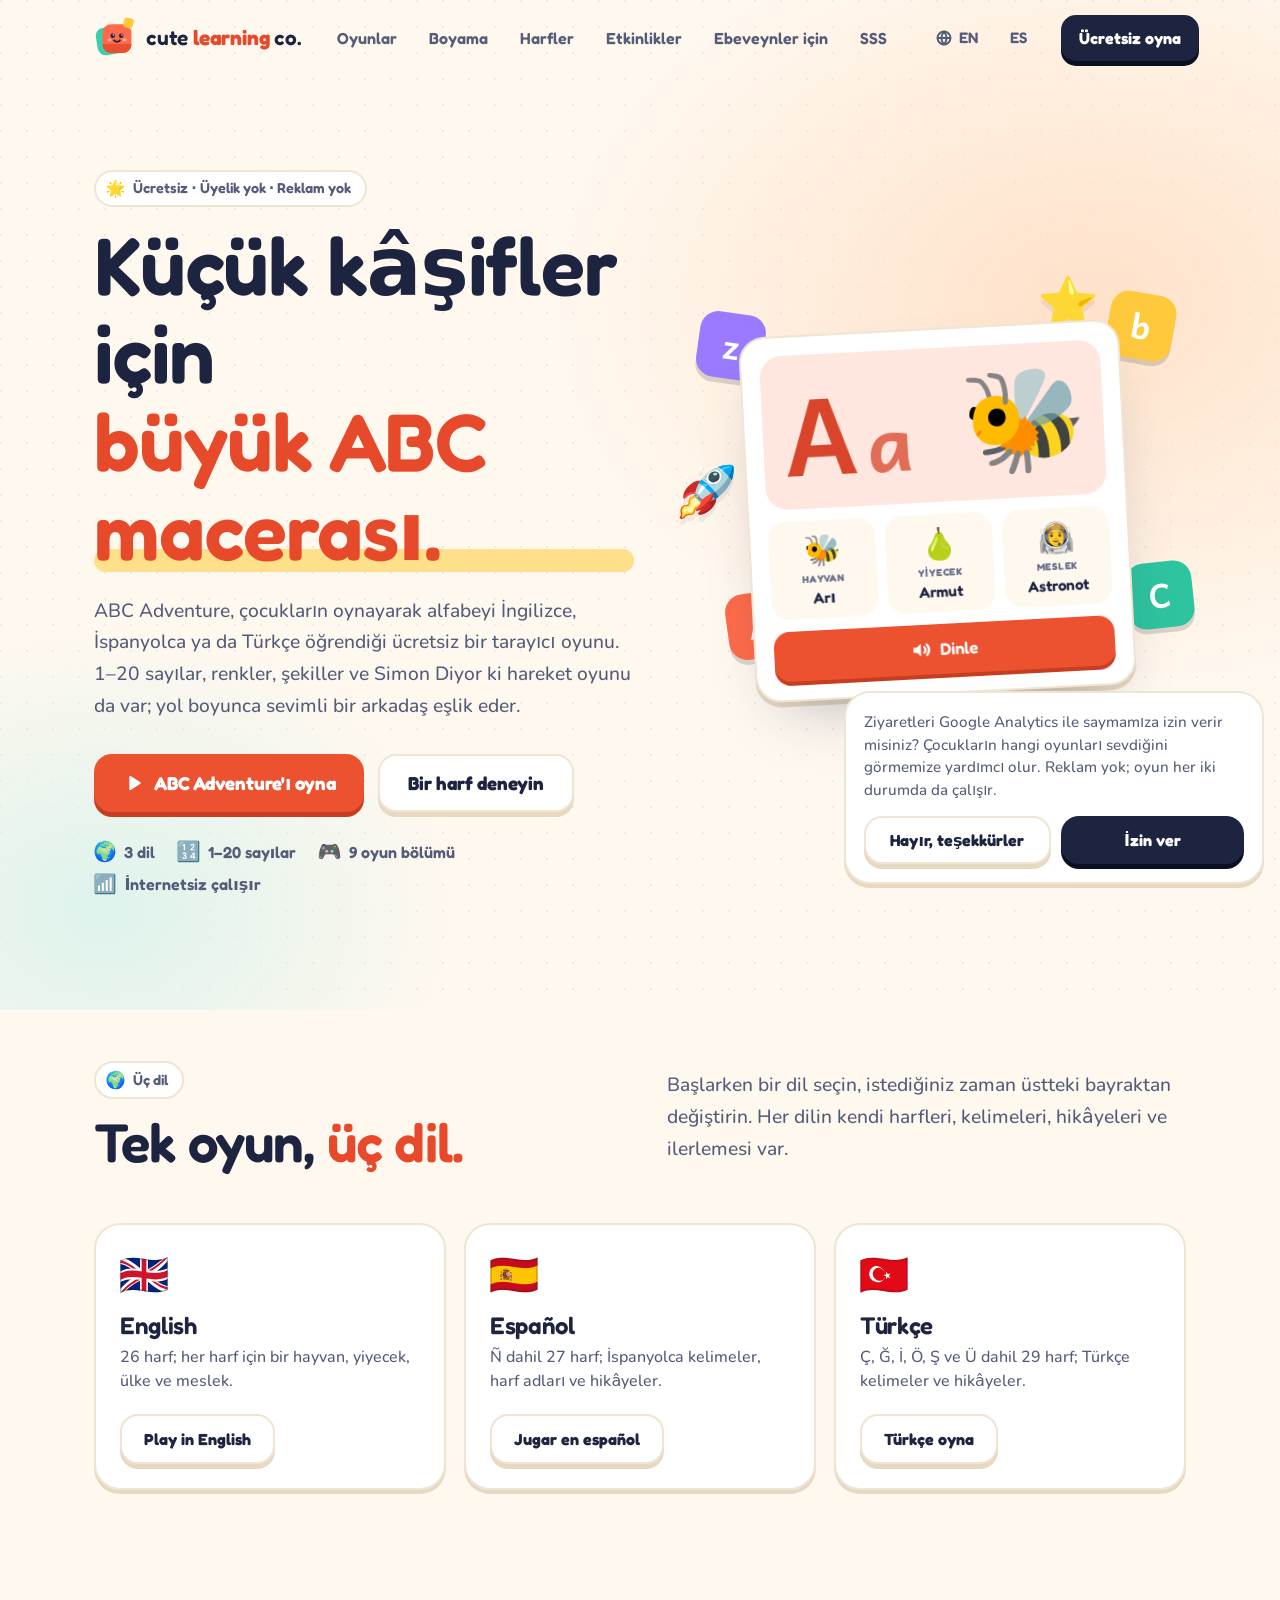
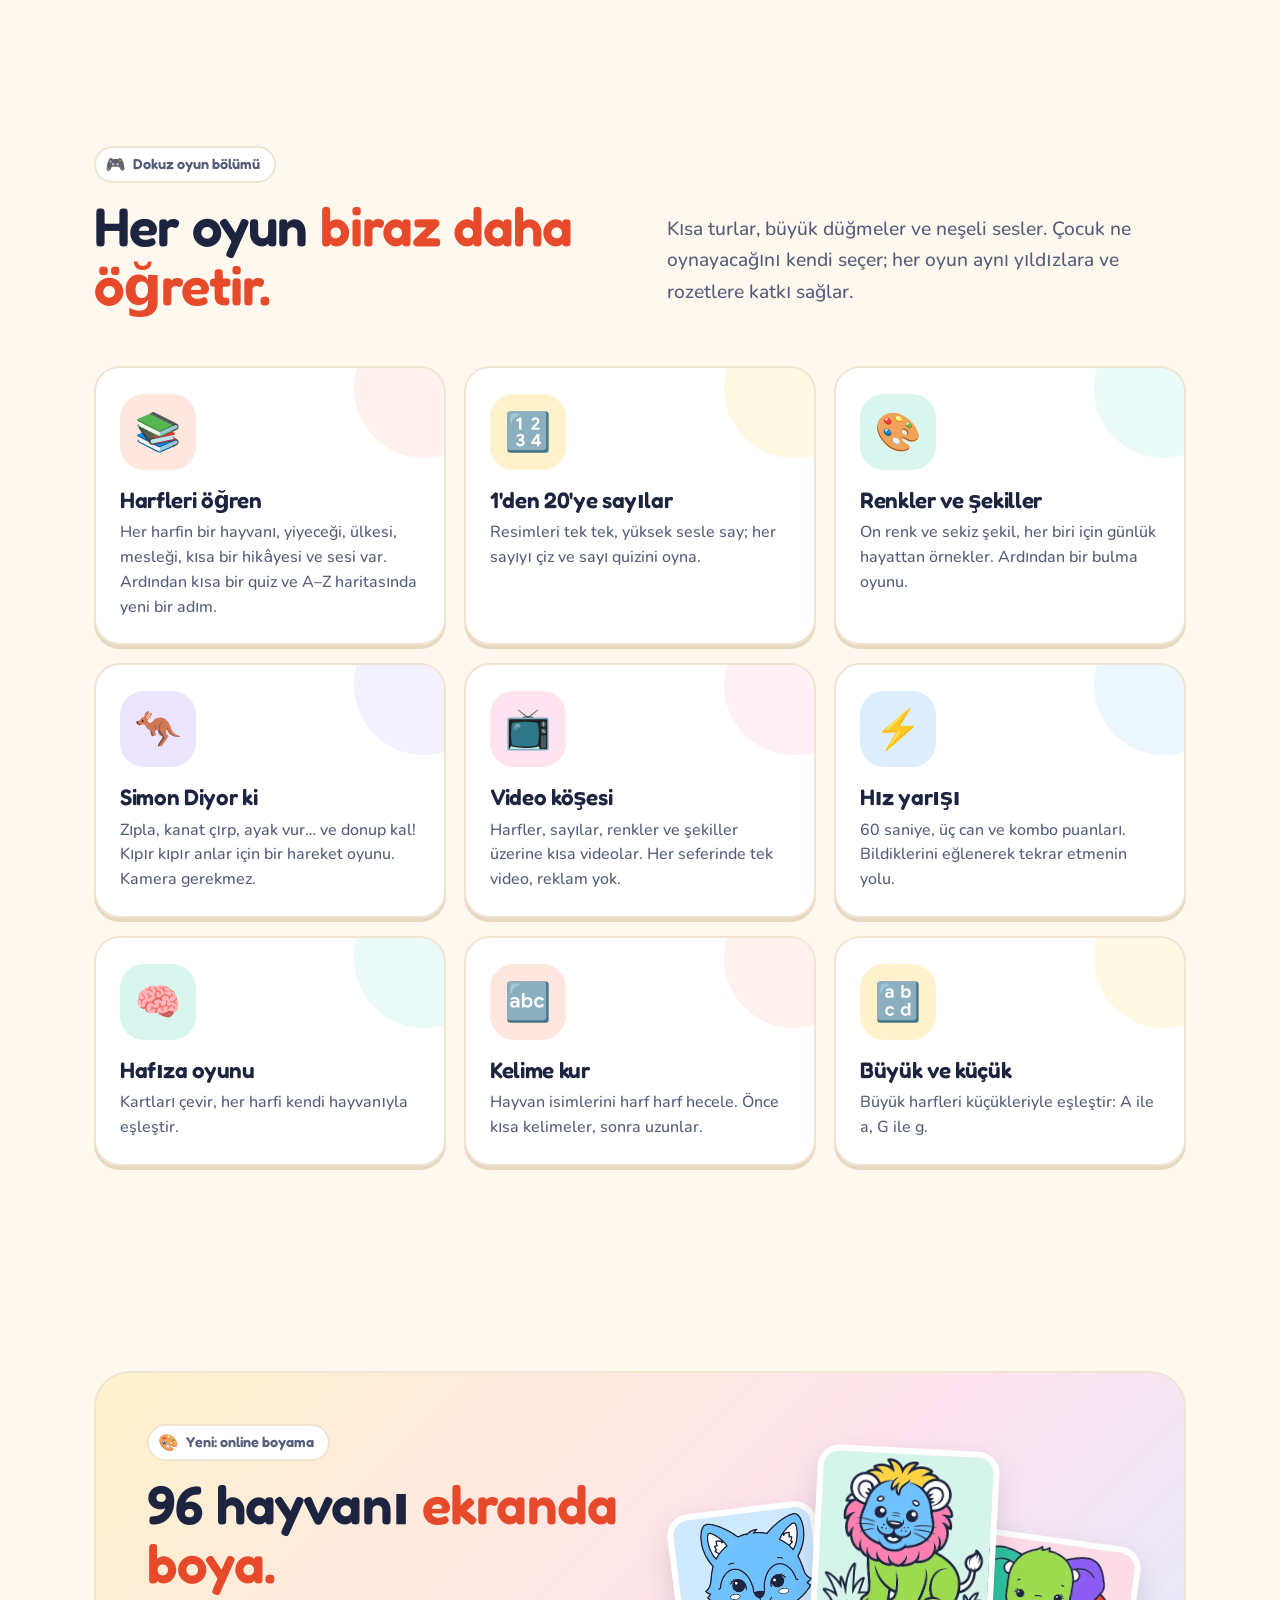
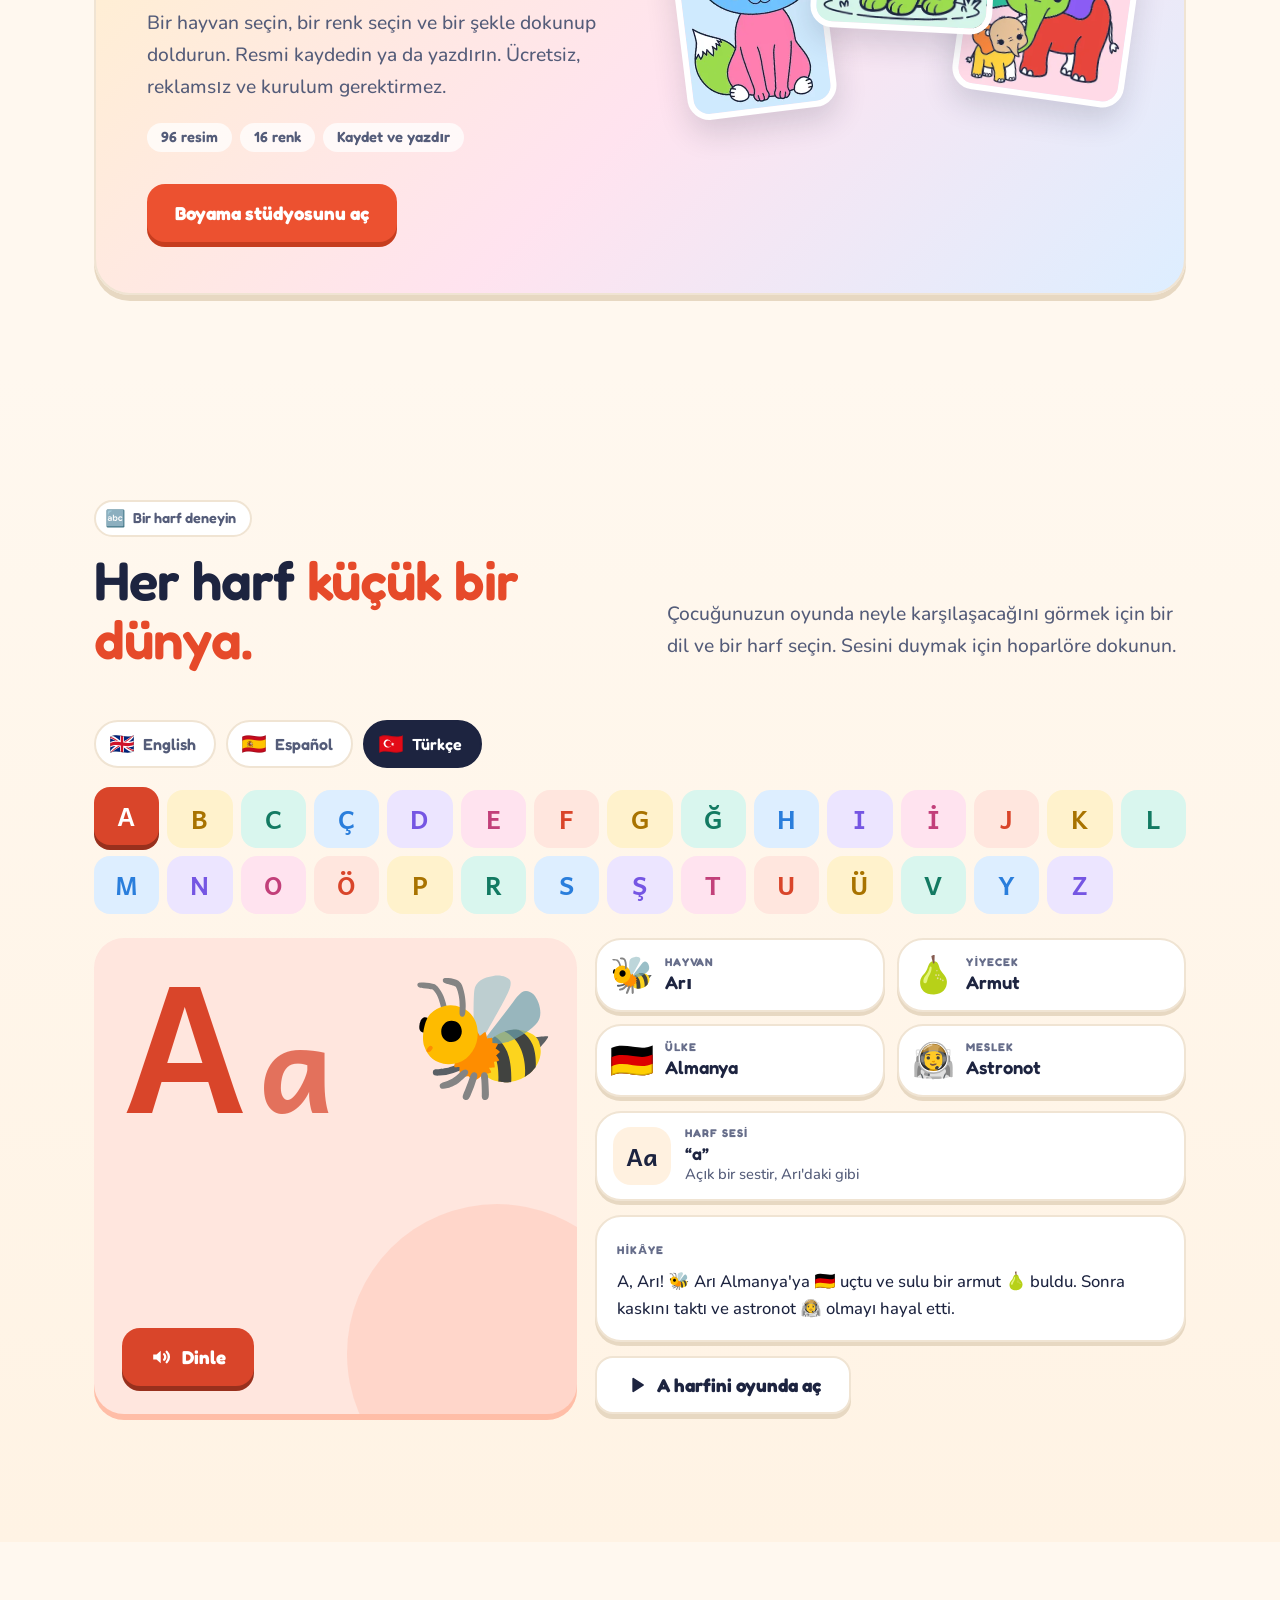
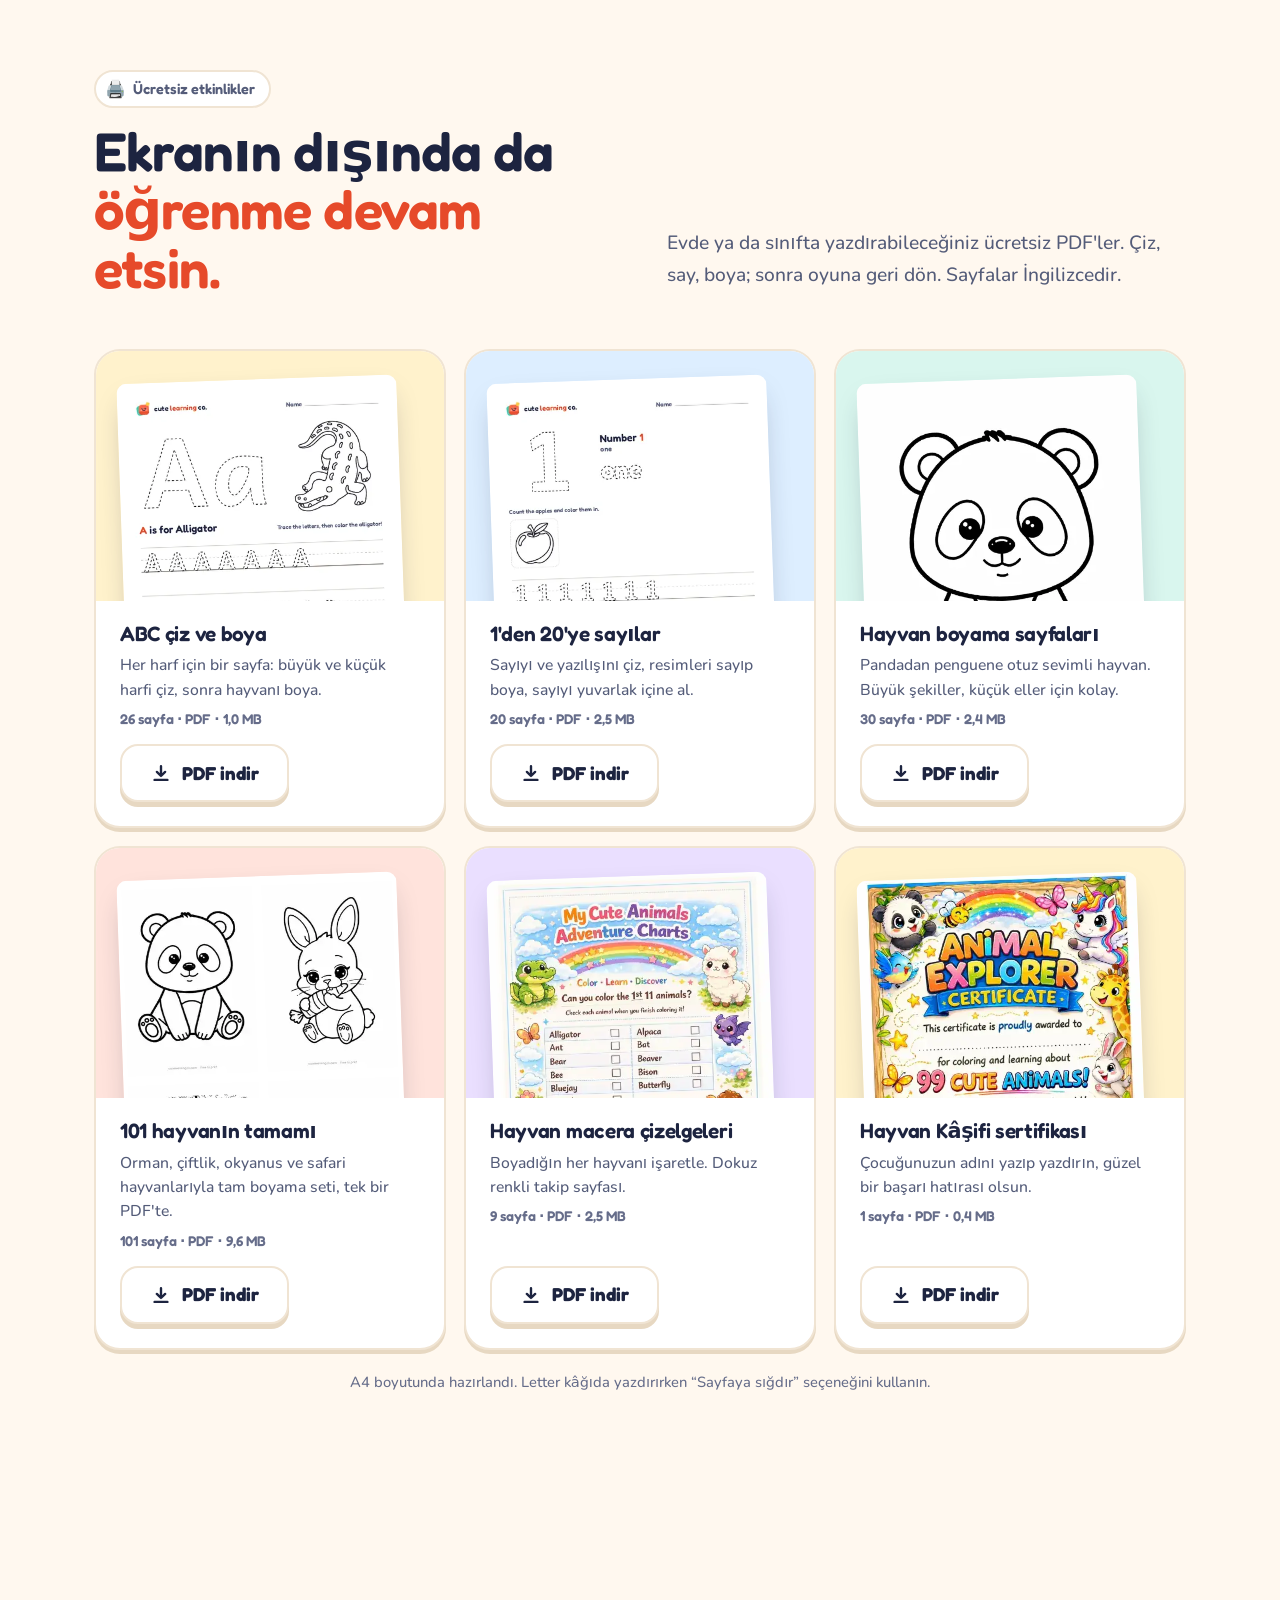
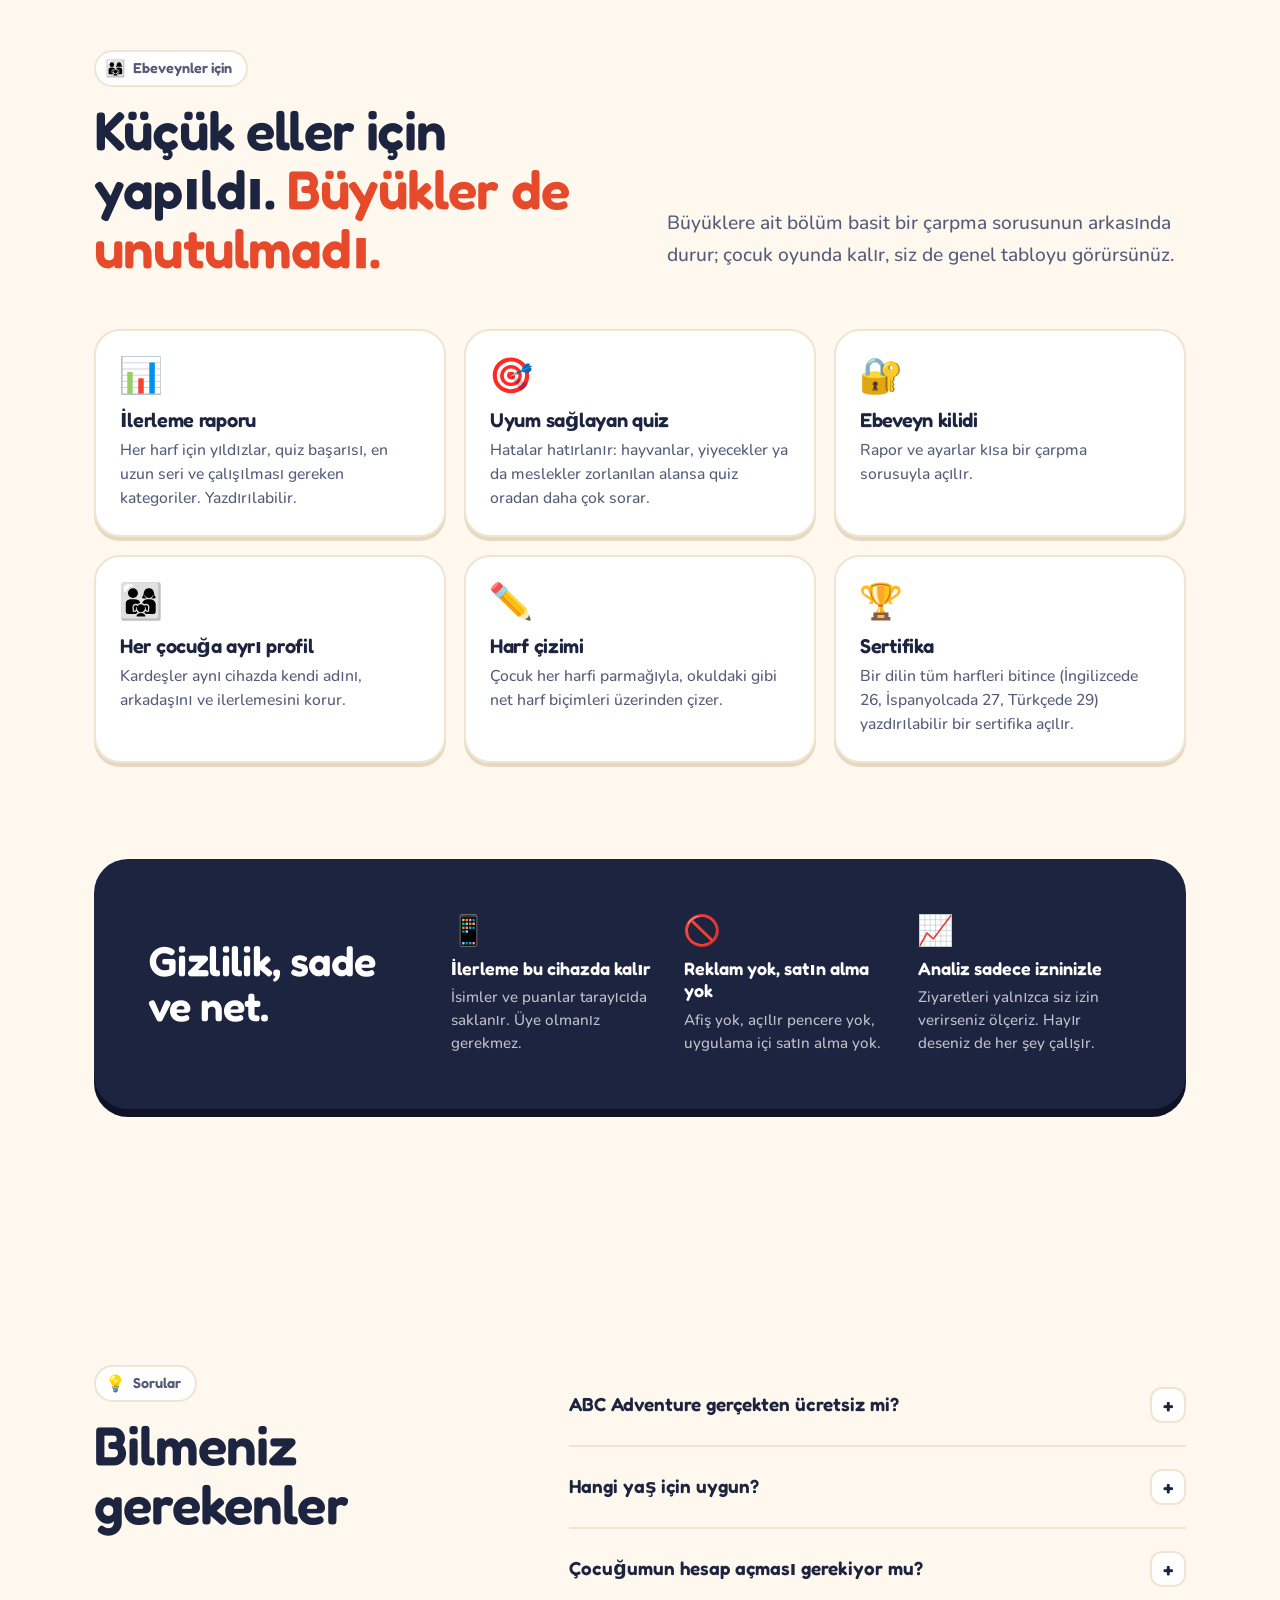
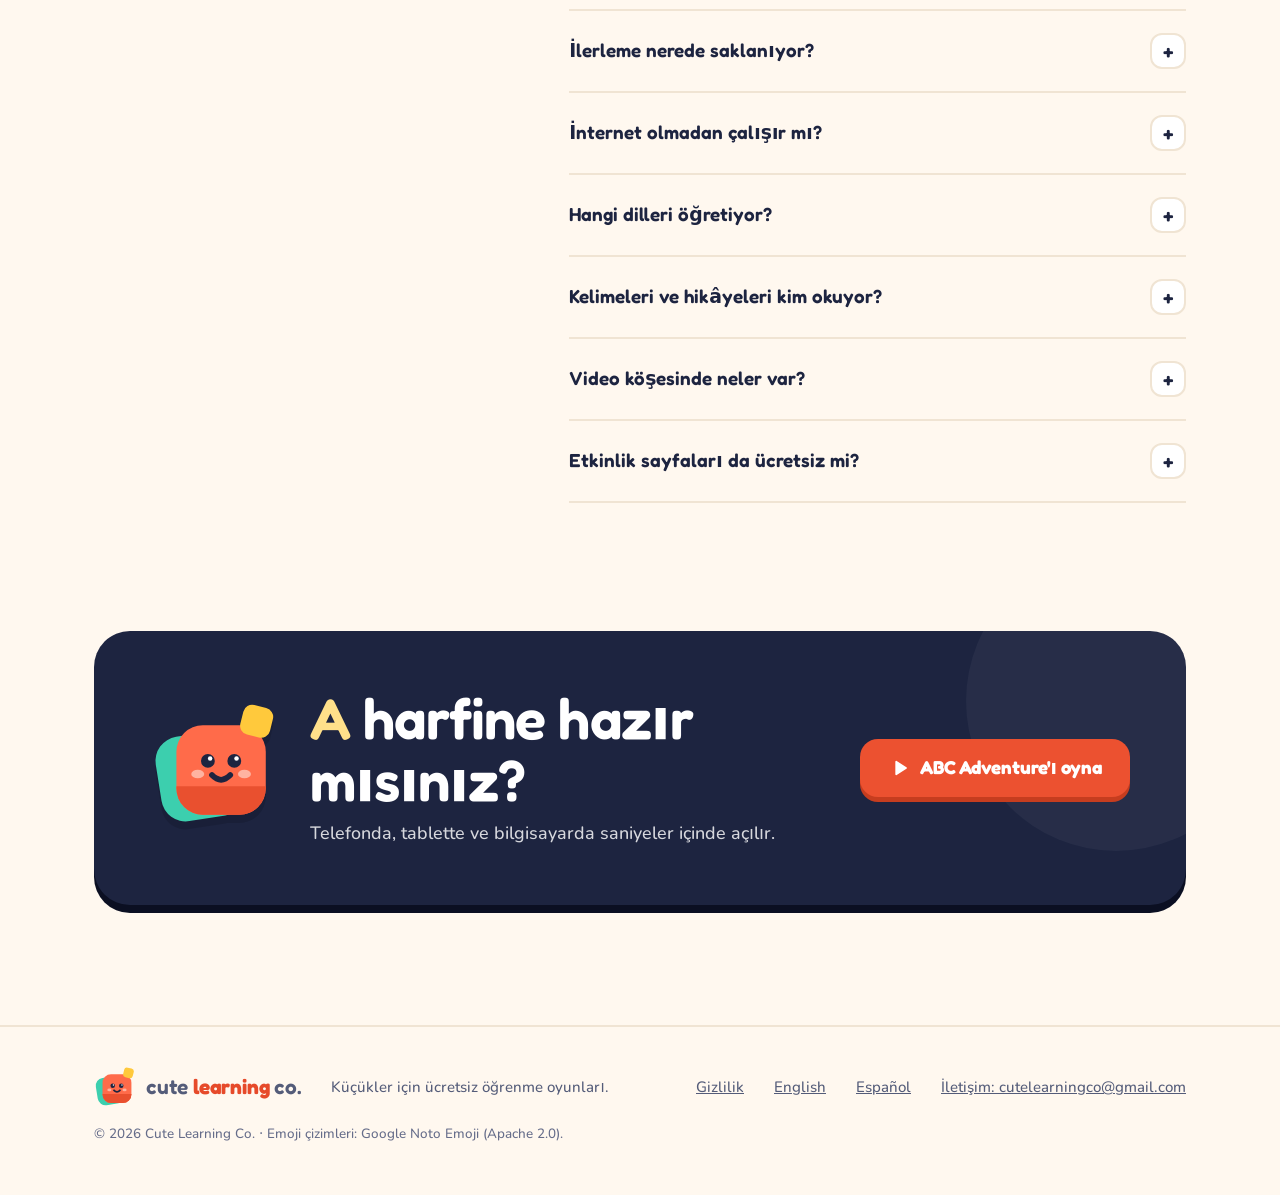
<file: tr/index.html>
<!doctype html>
<html lang="tr">
<head>
<meta charset="utf-8">
<meta name="viewport" content="width=device-width,initial-scale=1,viewport-fit=cover">
<title>ABC Adventure: çocuklar için ücretsiz öğrenme oyunları | Cute Learning Co.</title>
<meta name="description" content="Çocuklar için tarayıcıda çalışan ücretsiz öğrenme oyunları: İngilizce, İspanyolca ya da Türkçe alfabe, 1–20 sayılar, renkler, şekiller ve Simon Diyor ki. Yazdırılabilir etkinlikler de var. Üyelik yok, reklam yok.">
<link rel="canonical" href="https://cutelearningco.com/tr/">
<link rel="alternate" hreflang="en" href="https://cutelearningco.com/"><link rel="alternate" hreflang="es" href="https://cutelearningco.com/es/"><link rel="alternate" hreflang="tr" href="https://cutelearningco.com/tr/"><link rel="alternate" hreflang="x-default" href="https://cutelearningco.com/">
<meta name="theme-color" content="#FFF8EF">
<link rel="icon" href="/favicon.svg" type="image/svg+xml"><link rel="icon" href="/favicon.ico" sizes="32x32"><link rel="apple-touch-icon" href="/apple-touch-icon.png">
<meta property="og:type" content="website"><meta property="og:site_name" content="Cute Learning Co."><meta property="og:locale" content="tr_TR">
<meta property="og:title" content="ABC Adventure: çocuklar için ücretsiz öğrenme oyunları | Cute Learning Co."><meta property="og:description" content="Çocuklar için tarayıcıda çalışan ücretsiz öğrenme oyunları: İngilizce, İspanyolca ya da Türkçe alfabe, 1–20 sayılar, renkler, şekiller ve Simon Diyor ki. Yazdırılabilir etkinlikler de var. Üyelik yok, reklam yok.">
<meta property="og:url" content="https://cutelearningco.com/tr/"><meta property="og:image" content="https://cutelearningco.com/og-tr.jpg"><meta property="og:image:width" content="1200"><meta property="og:image:height" content="630">
<meta name="twitter:card" content="summary_large_image">
<link rel="preload" href="/assets/fonts/fredoka.woff2" as="font" type="font/woff2" crossorigin>
<link rel="preload" href="/assets/fonts/andika.woff2" as="font" type="font/woff2" crossorigin>
<style>@font-face{font-family:Fredoka;src:url(/assets/fonts/fredoka.woff2) format("woff2");font-weight:400 700;font-display:swap;unicode-range:U+0020-007E,U+00A0,U+00A1,U+00A9,U+00B0,U+00BF,U+00C1,U+00C7,U+00C9,U+00CD,U+00D1,U+00D3,U+00D6,U+00DA,U+00DC,U+00E1,U+00E7,U+00E9,U+00ED,U+00F1,U+00F3,U+00F6,U+00FA,U+00FC,U+2013-201D,U+2022,U+2026,U+00D7,U+2190-2194,U+2713,U+20AC,U+20BA}@font-face{font-family:Fredoka;src:url(/assets/fonts/fredoka-ext.woff2) format("woff2");font-weight:400 700;font-display:swap;unicode-range:U+011E-011F,U+0130-0131,U+015E-015F}@font-face{font-family:Nunito;src:url(/assets/fonts/nunito.woff2) format("woff2");font-weight:400 800;font-display:swap;unicode-range:U+0020-007E,U+00A0,U+00A1,U+00A9,U+00B0,U+00BF,U+00C1,U+00C7,U+00C9,U+00CD,U+00D1,U+00D3,U+00D6,U+00DA,U+00DC,U+00E1,U+00E7,U+00E9,U+00ED,U+00F1,U+00F3,U+00F6,U+00FA,U+00FC,U+2013-201D,U+2022,U+2026,U+00D7,U+2190-2194,U+2713,U+20AC,U+20BA}@font-face{font-family:Nunito;src:url(/assets/fonts/nunito-ext.woff2) format("woff2");font-weight:400 800;font-display:swap;unicode-range:U+011E-011F,U+0130-0131,U+015E-015F}@font-face{font-family:Andika;src:url(/assets/fonts/andika.woff2) format("woff2");font-weight:700;font-display:swap;unicode-range:U+0020-007E,U+00C7,U+00D1,U+00D6,U+00DC,U+00E7,U+00F1,U+00F6,U+00FC}@font-face{font-family:Andika;src:url(/assets/fonts/andika-ext.woff2) format("woff2");font-weight:700;font-display:swap;unicode-range:U+011E-011F,U+0130-0131,U+015E-015F}:root{--cream:#FFF8EF;--cream2:#FFF1E0;--paper:#fff;--ink:#1D2440;--ink2:#545C79;--ink3:#666D8A;--coral-t:#E64A2A;--line:#F0E4D3;--edge:#E7D8C2;--coral:#EC5130;--coral-d:#C63D1F;--sun:#FFC93C;--sun-d:#E0A400;--mint:#2EC4A0;--mint-d:#1A9C7E;--sky:#4DA3FF;--sky-d:#2A7EDC;--lilac:#9A7BFF;--lilac-d:#7556E3;--pink:#FF7EB0;--pink-d:#E0558B;--display:"Fredoka",ui-rounded,"Arial Rounded MT Bold",system-ui,sans-serif;--body:"Nunito",ui-rounded,system-ui,-apple-system,"Segoe UI",sans-serif;--letter:"Andika","Fredoka",ui-rounded,sans-serif;--ease:cubic-bezier(.2,.8,.2,1);--spring:cubic-bezier(.34,1.56,.64,1);--pad:clamp(18px,4.4vw,44px)}.p0{--t:#FFE6DE;--s:#FF6B4A;--d:#D9452A}.p1{--t:#FFF2CC;--s:#FFB800;--d:#A87300}.p2{--t:#D9F6EE;--s:#2EC4A0;--d:#137A62}.p3{--t:#DDEEFF;--s:#4DA3FF;--d:#2A7EDC}.p4{--t:#ECE5FF;--s:#9A7BFF;--d:#7556E3}.p5{--t:#FFE3EF;--s:#FF7EB0;--d:#C2407A}*,*:before,*:after{box-sizing:border-box;margin:0;padding:0}html{scroll-behavior:smooth;-webkit-text-size-adjust:100%;scroll-padding-top:84px}body{font:500 1.06rem/1.65 var(--body);color:var(--ink);background:var(--cream);overflow-x:hidden;-webkit-font-smoothing:antialiased}a{color:inherit}img{display:block}button{font:inherit;color:inherit;background:none;border:0;cursor:pointer}:focus-visible{outline:3px solid var(--sky);outline-offset:3px;border-radius:12px}.skip{position:absolute;left:12px;top:-60px;z-index:100;padding:10px 16px;border-radius:12px;background:var(--ink);color:#fff;text-decoration:none}.skip:focus{top:12px}.wrap{width:100%;max-width:1180px;margin:0 auto;padding:0 var(--pad)}.art{width:1em;height:1em;object-fit:contain;flex:none}.ie{display:inline-block;width:1.2em;height:1.2em;vertical-align:-.25em;margin:0 .05em}h1,h2,h3{font-family:var(--display);font-weight:600;line-height:1.08;letter-spacing:-.015em}h1 em,h2 em{font-style:normal;color:var(--coral-t)}.eyebrow{display:inline-flex;align-items:center;gap:8px;margin-bottom:14px;padding:7px 14px 7px 10px;border-radius:999px;background:var(--paper);border:2px solid var(--line);font:600 .9rem/1 var(--display);color:var(--ink2)}.eyebrow .art{font-size:1.2rem}.h2{font-size:clamp(2.1rem,1.4rem + 2.8vw,3.4rem);max-width:16ch}.lead{max-width:46ch;margin-top:16px;font-size:clamp(1.06rem,1rem + .3vw,1.2rem);color:var(--ink2)}.head{display:grid;grid-template-columns:1.05fr 1fr;gap:28px;align-items:end;margin-bottom:clamp(32px,4vw,52px)}.head .lead{margin:0 0 6px}.sec{padding:clamp(80px,10vw,136px) 0}.btn{--c:var(--coral);--cd:var(--coral-d);white-space:nowrap;display:inline-flex;align-items:center;justify-content:center;gap:10px;min-height:58px;padding:0 28px;border-radius:18px;background:var(--c);color:#fff;font:700 1.17rem/1 var(--display);text-decoration:none;box-shadow:0 5px 0 var(--cd);transition:transform .12s var(--ease),box-shadow .12s var(--ease),filter .2s}.btn:hover{filter:brightness(1.05)}.btn:active{transform:translateY(4px);box-shadow:0 1px 0 var(--cd)}.btn svg{width:22px;height:22px}.btn--soft{--c:var(--paper);--cd:var(--edge);color:var(--ink);border:2px solid var(--line)}.btn--sm{--c:var(--ink);--cd:#0B0F22;min-height:46px;padding:0 18px;font-size:1rem;border-radius:15px}.card{background:var(--paper);border:2px solid var(--line);border-radius:26px;box-shadow:0 4px 0 var(--edge)}.nav{position:fixed;inset:0 0 auto;z-index:50;transition:background .3s,box-shadow .3s}.nav.solid{background:color-mix(in srgb,var(--cream) 88%,transparent);backdrop-filter:blur(14px);-webkit-backdrop-filter:blur(14px);box-shadow:0 1px 0 var(--line)}.nav .wrap{display:flex;align-items:center;gap:22px;height:76px}.logo{display:flex;align-items:center;gap:10px;margin-right:auto;text-decoration:none;font:600 1.3rem/1 var(--display);letter-spacing:-.01em;white-space:nowrap}.logo svg{width:42px;height:42px}.logo b{color:var(--coral-t);font-weight:700}.links{display:flex;gap:4px}.links a{white-space:nowrap;padding:10px 14px;border-radius:12px;text-decoration:none;font:600 1rem/1 var(--display);color:var(--ink2);transition:background .2s,color .2s}.links a:hover{background:var(--paper);color:var(--ink)}.lang{display:inline-flex;align-items:center;gap:6px;padding:10px 12px;border-radius:12px;text-decoration:none;font:600 .95rem/1 var(--display);color:var(--ink2)}.lang svg{width:18px;height:18px}.lang:hover{background:var(--paper)}.burger{display:none;width:46px;height:46px;border-radius:14px;background:var(--paper);border:2px solid var(--line)}.burger span{display:block;width:20px;height:2.5px;margin:4px auto;border-radius:2px;background:var(--ink);transition:transform .3s}.mnav{display:none}.hero{position:relative;padding:clamp(120px,15vw,170px) 0 clamp(70px,9vw,120px);overflow:hidden}.hero:before{content:"";position:absolute;top:0;right:0;bottom:0;left:0;z-index:-1;background:radial-gradient(60% 55% at 85% 30%,#FFE1C9 0%,transparent 70%),radial-gradient(40% 40% at 8% 90%,#DDF3EC 0%,transparent 70%),radial-gradient(circle at 1px 1px,rgba(29,36,64,.07) 1px,transparent 0) 0 0/26px 26px}.hero .wrap{display:grid;grid-template-columns:1.05fr .95fr;gap:clamp(30px,5vw,70px);align-items:center}.hero h1{font-size:clamp(2.7rem,1.6rem + 4.6vw,5.1rem);max-width:12ch}.hero h1 em{display:block;position:relative;width:fit-content}.hero h1 em:after{content:"";position:absolute;left:0;right:0;bottom:.02em;z-index:-1;height:.28em;border-radius:99px;background:#ffe08a}.hero .lead{margin-top:22px}.ctas{display:flex;flex-wrap:wrap;gap:14px;margin-top:32px}.trust{display:flex;flex-wrap:wrap;gap:10px 22px;margin-top:28px;font:600 1rem/1 var(--display);color:var(--ink2)}.trust span{display:flex;align-items:center;gap:8px}.trust .art{font-size:1.4rem}.hv{position:relative;aspect-ratio:1/1.02;max-width:540px;width:100%;justify-self:center}.hv__card{position:absolute;left:10%;top:9%;width:78%;padding:18px;transform:rotate(-3deg);box-shadow:0 30px 60px -30px #1d244059,0 5px 0 var(--edge);animation:hvin 1s var(--spring) both}@keyframes hvin{0%{opacity:0;transform:rotate(-8deg) translateY(30px) scale(.94)}}.hv__top{position:relative;display:flex;align-items:center;justify-content:space-between;padding:18px 20px;border-radius:22px;background:var(--t);overflow:hidden}.hv__top b{font:700 clamp(4.4rem,9vw,6.6rem)/.9 var(--letter);color:var(--d)}.hv__top b span{font-size:.72em;opacity:.75;margin-left:6px}.hv__top .art{font-size:clamp(5rem,10vw,7.4rem);animation:bob 5s ease-in-out infinite}@keyframes bob{50%{transform:translateY(-10px) rotate(-3deg)}}.hv__words{display:grid;grid-template-columns:repeat(3,1fr);gap:10px;margin-top:12px}.hv__words div{display:flex;flex-direction:column;align-items:center;gap:6px;padding:12px 6px;border-radius:18px;background:var(--cream);text-align:center}.hv__words .art{font-size:2.2rem}.hv__words small{font:700 .62rem/1 var(--display);letter-spacing:.08em;text-transform:uppercase;color:var(--ink3)}.hv__words b{font:600 .95rem/1.1 var(--display)}.hv__btn{display:flex;align-items:center;justify-content:center;gap:8px;margin-top:12px;height:50px;border-radius:16px;background:var(--coral);box-shadow:0 4px 0 var(--coral-d);color:#fff;font:600 1.05rem/1 var(--display)}.hv__btn svg{width:22px;height:22px}.hv__ok{position:absolute;right:0;bottom:6%;display:flex;align-items:center;gap:10px;padding:12px 18px 12px 12px;transform:rotate(4deg);font:600 1.1rem/1 var(--display);animation:hvin 1s .25s var(--spring) both}.hv__ok .art{font-size:1.7rem}.blk{position:absolute;display:grid;place-items:center;width:clamp(48px,6vw,66px);aspect-ratio:1;border-radius:18px;background:var(--c);color:#fff;font:700 clamp(1.6rem,2.6vw,2.2rem)/1 var(--letter);box-shadow:0 5px #00000024;animation:float 6s ease-in-out infinite}@keyframes float{50%{transform:translateY(-12px) rotate(var(--r,6deg))}}.stk{position:absolute;font-size:clamp(2.6rem,4.6vw,3.6rem);animation:float 7s ease-in-out infinite;filter:drop-shadow(0 6px 0 rgba(0,0,0,.06))}.games{display:grid;grid-template-columns:repeat(3,1fr);gap:18px}.game{position:relative;padding:26px 24px 24px;overflow:hidden;transition:transform .25s var(--ease),box-shadow .25s}.game:hover{transform:translateY(-4px);box-shadow:0 18px 36px -22px #1d24404d,0 4px 0 var(--edge)}.game .ic{display:grid;place-items:center;width:76px;height:76px;margin-bottom:18px;border-radius:24px;background:var(--t)}.game .ic .art{font-size:2.8rem}.game h3{font-size:1.4rem}.game p{margin-top:8px;color:var(--ink2);font-size:1rem;line-height:1.55}.game:after{content:"";position:absolute;right:-50px;top:-50px;width:140px;height:140px;border-radius:50%;background:var(--t);opacity:.55;z-index:0}.game>*{position:relative;z-index:1}.try{background:linear-gradient(180deg,var(--cream),#FFF3E4)}.abc{display:grid;grid-template-columns:repeat(var(--cols,13),1fr);gap:8px;padding:4px 0 14px}.abc button{width:auto!important}.abc button{flex:none;display:grid;place-items:center;width:54px;height:58px;border-radius:16px;background:var(--t);font:700 1.6rem/1 var(--letter);color:var(--d);scroll-snap-align:start;transition:transform .2s var(--spring),box-shadow .2s}.abc button:hover{transform:translateY(-3px)}.abc button[aria-pressed=true]{background:var(--d);color:#fff;box-shadow:0 5px color-mix(in srgb,var(--d) 70%,#000);transform:translateY(-3px)}.abc button.p1[aria-pressed=true]{background:var(--sun);color:#3d2c00}.lw{display:grid;grid-template-columns:.9fr 1.1fr;gap:18px;margin-top:10px}.lw__big{position:relative;display:flex;flex-direction:column;justify-content:space-between;min-height:420px;padding:28px;border-radius:30px;background:var(--t);overflow:hidden;box-shadow:0 6px color-mix(in srgb,var(--s) 40%,transparent)}.lw__big:before{content:"";position:absolute;right:-70px;bottom:-90px;width:300px;height:300px;border-radius:50%;background:var(--s);opacity:.13}.lw__big b{position:relative;font:700 clamp(7rem,14vw,11rem)/.85 var(--letter);color:var(--d)}.lw__big b span{font-size:.7em;opacity:.72;margin-left:8px}.lw__big .art{position:absolute;right:24px;top:28px;font-size:clamp(6rem,11vw,9rem);animation:bob 5s ease-in-out infinite}.lw__big .btn{position:relative;align-self:flex-start;--c:var(--d);--cd:color-mix(in srgb,var(--d) 70%,#000)}.lw__big.p1 .btn{--c:var(--sun);--cd:var(--sun-d);color:#3d2c00}.lw__side{display:flex;flex-direction:column;gap:14px}.lw__words{display:grid;grid-template-columns:1fr 1fr;gap:12px}.lw__words div{display:flex;align-items:center;gap:12px;padding:14px}.lw__words .art{font-size:2.6rem}.lw__words small,.lw__ph small{display:block;font:700 .7rem/1 var(--display);letter-spacing:.08em;text-transform:uppercase;color:var(--ink3)}.lw__words b{display:block;margin-top:4px;font:600 1.15rem/1.15 var(--display)}.lw__ph{display:flex;align-items:center;gap:14px;padding:14px 16px}.lw__ph strong{display:grid;place-items:center;width:58px;height:58px;flex:none;border-radius:18px;background:var(--cream2);font:700 1.5rem/1 var(--letter)}.lw__ph b{display:block;margin-top:4px;font:600 1.1rem/1.2 var(--display)}.lw__ph p{font-size:.92rem;color:var(--ink2);line-height:1.4}.lw__story{padding:18px 20px;flex:1}.lw__story p{margin-top:6px;font-size:1.04rem;line-height:1.6}.lw__go{align-self:flex-start}.pts{display:grid;grid-template-columns:repeat(3,1fr);gap:18px}.pt{display:flex;flex-direction:column;overflow:hidden;transition:transform .25s var(--ease),box-shadow .25s}.pt:hover{transform:translateY(-4px);box-shadow:0 18px 36px -22px #1d24404d,0 4px 0 var(--edge)}.pt__img{height:250px;padding:28px 34px 0;overflow:hidden;background:var(--t)}.pt:nth-child(1) .pt__img{--t:#FFF2CC}.pt:nth-child(2) .pt__img{--t:#DDEEFF}.pt:nth-child(3) .pt__img{--t:#D9F6EE}.pt:nth-child(4) .pt__img{--t:#FFE3DC}.pt:nth-child(5) .pt__img{--t:#EADFFF}.pt:nth-child(6) .pt__img{--t:#FFF2CC}.pt__img img{display:block;width:100%;height:auto;border-radius:10px 10px 0 0;box-shadow:0 12px 30px -12px #1d244061;transform:rotate(-2deg);transform-origin:50% 100%;transition:transform .35s var(--spring)}.pt:hover .pt__img img{transform:rotate(0) translateY(-6px)}.pt__txt{display:flex;flex-direction:column;gap:8px;flex:1;padding:22px 24px 24px}.pt__txt h3{font-size:1.3rem}.pt__txt p{color:var(--ink2);font-size:.98rem;line-height:1.55}.pt__meta{margin:2px 0 10px;font:600 .88rem/1 var(--display);color:var(--ink3)}.pt__txt .btn{margin-top:auto;align-self:flex-start}.pt__note{margin-top:20px;text-align:center;font-size:.92rem;color:var(--ink3)}.feats{display:grid;grid-template-columns:repeat(3,1fr);gap:18px}.feat{padding:24px}.feat .art{font-size:2.6rem;margin-bottom:14px}.feat h3{font-size:1.25rem}.feat p{margin-top:6px;font-size:.98rem;color:var(--ink2);line-height:1.55}.priv{margin-top:clamp(60px,8vw,96px);padding:clamp(30px,5vw,54px);border-radius:34px;background:var(--ink);color:#fff;display:grid;grid-template-columns:.8fr 2fr;gap:30px;align-items:center;box-shadow:0 8px #0e1226}.priv h3{font-size:clamp(1.8rem,1.3rem + 1.8vw,2.6rem)}.priv ul{list-style:none;display:grid;grid-template-columns:repeat(3,1fr);gap:20px}.priv li .art{font-size:2.2rem;margin-bottom:10px}.priv li b{display:block;font:600 1.12rem/1.25 var(--display)}.priv li span{display:block;margin-top:6px;font-size:.95rem;line-height:1.5;color:#ffffffb8}.faq .wrap{display:grid;grid-template-columns:.8fr 1.2fr;gap:clamp(30px,5vw,80px)}.faq details{border-bottom:2px solid var(--line)}.faq summary{display:flex;align-items:center;justify-content:space-between;gap:18px;padding:22px 0;cursor:pointer;list-style:none;font:600 1.18rem/1.3 var(--display)}.faq summary::-webkit-details-marker{display:none}.faq summary i{display:grid;place-items:center;width:36px;height:36px;flex:none;border-radius:12px;background:var(--paper);border:2px solid var(--line);font-style:normal;font-size:1.3rem;transition:transform .3s var(--spring)}.faq details[open] summary i{transform:rotate(45deg);background:var(--sun);border-color:var(--sun)}.faq details p{padding:0 50px 22px 0;color:var(--ink2)}@supports (interpolate-size:allow-keywords){.faq{interpolate-size:allow-keywords}.faq details::details-content{height:0;overflow:clip;transition:height .4s var(--ease),content-visibility .4s allow-discrete}.faq details[open]::details-content{height:auto}}.end{padding:0 0 clamp(80px,10vw,120px)}.end__box{position:relative;display:grid;grid-template-columns:auto 1fr auto;align-items:center;gap:30px;padding:clamp(30px,5vw,56px);border-radius:36px;background:var(--ink);color:#fff;overflow:hidden;box-shadow:0 8px #0b0f22}.end__box:before{content:"";position:absolute;right:-80px;top:-80px;width:300px;height:300px;border-radius:50%;background:#ffffff0b}.end__box>svg{width:clamp(90px,12vw,130px);height:auto;filter:drop-shadow(0 8px 0 rgba(0,0,0,.12))}.end h2{font-size:clamp(2.2rem,1.6rem + 2.6vw,3.6rem)}.end h2 em{color:#ffe08a}.end p{margin-top:8px;font-size:1.12rem;color:#ffffffd1}.end .btn{position:relative}.foot{padding:40px 0 50px;border-top:2px solid var(--line);font-size:.94rem;color:var(--ink2)}.foot .wrap{display:flex;flex-wrap:wrap;align-items:center;gap:14px 30px}.foot .logo{margin-right:0}.foot p{margin-right:auto}.foot a{color:var(--ink2)}.foot small{display:block;width:100%;font-size:.84rem;color:var(--ink3)}.consent{position:fixed;right:16px;bottom:16px;z-index:60;display:flex;flex-direction:column;gap:14px;width:min(420px,calc(100vw - 32px));padding:18px;transform:translateY(140%);transition:transform .5s var(--spring)}.consent.show{transform:none}.consent p{font-size:.95rem;line-height:1.5;color:var(--ink2)}.consent div{display:flex;gap:10px}.consent .btn{flex:1;min-height:48px;font-size:1rem;padding:0 12px}.consent #cYes{--c:var(--ink);--cd:#0B0F22}.js [data-r]{opacity:0;translate:0 26px;transition:opacity .9s var(--ease) var(--d,0s),translate 1s var(--ease) var(--d,0s)}.js [data-r].in{opacity:1;translate:none}@media (max-width:1100px){.links,.nav .lang,.nav .btn{display:none}.burger{display:block}.mnav{position:fixed;inset:76px 0 auto;z-index:49;display:flex;flex-direction:column;gap:4px;padding:14px var(--pad) 22px;background:var(--cream);box-shadow:0 20px 30px -20px #0003;transform:translateY(-12px);opacity:0;visibility:hidden;transition:all .3s var(--ease)}.mnav.open{transform:none;opacity:1;visibility:visible}.mnav a{padding:14px 6px;border-bottom:2px solid var(--line);text-decoration:none;font:600 1.2rem/1 var(--display)}.mnav .btn{margin-top:14px;border-bottom:0}}@media (max-width:980px){.hero .wrap,.head,.lw,.faq .wrap,.priv{grid-template-columns:1fr}.hv{max-width:460px}.games,.feats{grid-template-columns:1fr 1fr}.games>.game:last-child:nth-child(odd){grid-column:1/-1}.pts{grid-template-columns:1fr}.pt{flex-direction:row}.pt__img{flex:none;width:38%;height:250px;padding:24px 22px 0}.abc{display:flex;overflow-x:auto;padding:4px 4px 14px;margin:0 -4px;scroll-snap-type:x proximity}.abc button{width:54px!important}.priv ul{grid-template-columns:1fr}.end__box{grid-template-columns:1fr;text-align:left}}@media (max-width:600px){.games,.feats,.lw__words{grid-template-columns:1fr}.pt{flex-direction:column}.pt__img{width:auto;height:210px;padding:22px 40px 0}.hero{padding-top:108px}.ctas .btn{width:100%}.lw__big{min-height:330px}.faq details p{padding-right:0}.logo span{font-size:1.2rem}}@media (prefers-reduced-motion:reduce){*,*:before,*:after{animation:none!important;transition:none!important;scroll-behavior:auto!important}.js [data-r]{opacity:1;translate:none}}.cs{padding:clamp(40px,6vw,80px) 0}.cs__box{display:grid;grid-template-columns:1.05fr 1fr;gap:clamp(24px,4vw,56px);align-items:center;padding:clamp(28px,4vw,56px);border-radius:36px;background:linear-gradient(135deg,#fff2cc,#ffe3ef 55%,#def);border:2px solid var(--line);box-shadow:0 6px 0 var(--edge)}.cs__chips{display:flex;flex-wrap:wrap;gap:8px;margin:20px 0 26px}.cs__chips span{padding:7px 14px;border-radius:999px;background:#ffffffbf;font:600 .92rem/1 var(--display);color:var(--ink2)}.cs__pics{position:relative;height:clamp(250px,30vw,370px)}.cs__pics img{position:absolute;height:auto;border:6px solid #fff;border-radius:22px;background:#fff;box-shadow:0 14px 30px #1d244029}.cs__pics img:nth-child(1){left:0;top:16%;width:33%;rotate:-7deg}.cs__pics img:nth-child(2){left:30%;top:0;width:40%;rotate:3deg;z-index:2}.cs__pics img:nth-child(3){right:0;top:24%;width:38%;rotate:8deg}@media (max-width:900px){.cs__box{grid-template-columns:1fr}.cs__pics{height:min(64vw,300px)}}.lns{padding-top:clamp(24px,4vw,56px)}.lcards{display:grid;grid-template-columns:repeat(3,1fr);gap:18px}.lcard{display:flex;flex-direction:column;align-items:flex-start;gap:6px;padding:26px 24px 24px;text-decoration:none;transition:transform .25s var(--ease),box-shadow .25s}.lcard:hover{transform:translateY(-4px);box-shadow:0 18px 36px -22px #1d24404d,0 4px 0 var(--edge)}.lcard>.art{font-size:3rem;margin-bottom:8px}.lcard h3{font-size:1.5rem}.lcard p{color:var(--ink2);font-size:1rem;line-height:1.55;margin-bottom:14px}.lcard .btn{margin-top:auto;min-height:50px;padding:0 22px;font-size:1rem;pointer-events:none}.lchips{display:flex;flex-wrap:wrap;gap:10px;margin:0 0 18px}.lchip{display:inline-flex;align-items:center;gap:9px;min-height:48px;padding:0 18px 0 14px;border-radius:999px;background:var(--paper);border:2px solid var(--line);font:600 1rem/1 var(--display);color:var(--ink2);transition:background .2s,border-color .2s,color .2s}.lchip .art{font-size:1.5rem}.lchip:hover{border-color:var(--edge);color:var(--ink)}.lchip[aria-pressed=true]{background:var(--ink);border-color:var(--ink);color:#fff}.nav .lang+.lang{margin-left:-14px}@media (max-width:980px){.lcards{grid-template-columns:1fr}}</style>
<script>document.documentElement.classList.add('js')</script>
<script type="application/ld+json">{"@context": "https://schema.org", "@graph": [{"@type": "Organization", "@id": "https://cutelearningco.com/#org", "name": "Cute Learning Co.", "url": "https://cutelearningco.com/", "logo": {"@type": "ImageObject", "url": "https://cutelearningco.com/icon-512.png", "width": 512, "height": 512}, "description": "Free learning games, coloring and printable worksheets for young children. No ads, no sign-up.", "email": "cutelearningco@gmail.com", "sameAs": ["https://www.instagram.com/cutelearningco/", "https://www.tiktok.com/@cutelearningco", "https://x.com/cutelearningco", "https://www.pinterest.com/cutelearningco/"], "knowsLanguage": ["en", "es", "tr"], "contactPoint": {"@type": "ContactPoint", "contactType": "customer support", "email": "cutelearningco@gmail.com", "availableLanguage": ["English", "Spanish", "Turkish"]}}, {"@type": "WebSite", "@id": "https://cutelearningco.com/#site", "url": "https://cutelearningco.com/", "name": "Cute Learning Co.", "publisher": {"@id": "https://cutelearningco.com/#org"}, "inLanguage": ["en", "es", "tr"]}, {"@type": "WebApplication", "@id": "https://cutelearningco.com/abc/#app", "name": "ABC Adventure", "url": "https://cutelearningco.com/abc/", "applicationCategory": "EducationalApplication", "operatingSystem": "Any (web browser)", "browserRequirements": "Requires a modern web browser", "inLanguage": ["en", "es", "tr"], "isAccessibleForFree": true, "offers": {"@type": "Offer", "price": "0", "priceCurrency": "USD"}, "publisher": {"@id": "https://cutelearningco.com/#org"}, "description": "Çocuklar için tarayıcıda çalışan ücretsiz öğrenme oyunları: İngilizce, İspanyolca ya da Türkçe alfabe, 1–20 sayılar, renkler, şekiller ve Simon Diyor ki. Yazdırılabilir etkinlikler de var. Üyelik yok, reklam yok.", "audience": {"@type": "PeopleAudience", "suggestedMinAge": 3, "suggestedMaxAge": 7}, "educationalUse": "Alphabet, phonics, counting, colors and shapes practice", "featureList": ["Harfleri öğren", "1'den 20'ye sayılar", "Renkler ve şekiller", "Simon Diyor ki", "Video köşesi", "Hız yarışı", "Hafıza oyunu", "Kelime kur", "Büyük ve küçük"]}, {"@type": "WebPage", "@id": "https://cutelearningco.com/tr/#page", "url": "https://cutelearningco.com/tr/", "name": "ABC Adventure: çocuklar için ücretsiz öğrenme oyunları | Cute Learning Co.", "description": "Çocuklar için tarayıcıda çalışan ücretsiz öğrenme oyunları: İngilizce, İspanyolca ya da Türkçe alfabe, 1–20 sayılar, renkler, şekiller ve Simon Diyor ki. Yazdırılabilir etkinlikler de var. Üyelik yok, reklam yok.", "inLanguage": "tr", "isPartOf": {"@id": "https://cutelearningco.com/#site"}, "about": {"@id": "https://cutelearningco.com/abc/#app"}, "primaryImageOfPage": "https://cutelearningco.com/og-tr.jpg", "dateModified": "2026-11-08"}, {"@type": "FAQPage", "mainEntity": [{"@type": "Question", "name": "ABC Adventure gerçekten ücretsiz mi?", "acceptedAnswer": {"@type": "Answer", "text": "Evet. Reklam yok, satın alınacak bir şey de yok."}}, {"@type": "Question", "name": "Hangi yaş için uygun?", "acceptedAnswer": {"@type": "Answer", "text": "Alfabeyle tanışmaya başlayan, genellikle 3–7 yaş arası çocuklar için tasarlandı. Daha küçükler bir büyüğüyle birlikte keyifle oynar."}}, {"@type": "Question", "name": "Çocuğumun hesap açması gerekiyor mu?", "acceptedAnswer": {"@type": "Answer", "text": "Hayır. Bir isim yazıp bir arkadaş seçmek yeterli. Aynı cihazda her çocuğun ayrı profili olabilir."}}, {"@type": "Question", "name": "İlerleme nerede saklanıyor?", "acceptedAnswer": {"@type": "Answer", "text": "Cihazınızdaki tarayıcıda. Tarayıcı verilerini silerseniz ilerleme de silinir. Büyükler bölümünden oyuncu değiştirebilir ya da sıfırlayabilirsiniz."}}, {"@type": "Question", "name": "İnternet olmadan çalışır mı?", "acceptedAnswer": {"@type": "Answer", "text": "Evet, ilk ziyaretten sonra. Telefon veya tablette ana ekrana ekleyip uygulama gibi açabilirsiniz."}}, {"@type": "Question", "name": "Hangi dilleri öğretiyor?", "acceptedAnswer": {"@type": "Answer", "text": "Üç dil: İngilizce, İspanyolca ve Türkçe. Başlarken birini seçin, istediğiniz zaman üstteki bayraktan değiştirin. Her dilin kendi kelimeleri, hikâyeleri, quizi ve ilerlemesi var. Bu web sitesi de aynı üç dilde."}}, {"@type": "Question", "name": "Kelimeleri ve hikâyeleri kim okuyor?", "acceptedAnswer": {"@type": "Answer", "text": "Cihazınızın kendi sesi. Bu yüzden telefonda, tablette ya da bilgisayarda biraz farklı duyulabilir."}}, {"@type": "Question", "name": "Video köşesinde neler var?", "acceptedAnswer": {"@type": "Answer", "text": "Oyun için hazırladığımız kısa videolar: harfler, sayılar, renkler, şekiller ve Simon Diyor ki. Videolar İngilizce olduğu için köşe İngilizce öğrenirken görünür. Video tek başına oynar ve sonunda durur; ardından kendiliğinden başka bir şey başlamaz."}}, {"@type": "Question", "name": "Etkinlik sayfaları da ücretsiz mi?", "acceptedAnswer": {"@type": "Answer", "text": "Evet. PDF'leri indirip ev ya da sınıf için istediğiniz kadar yazdırabilirsiniz."}}]}, {"@type": "LearningResource", "@id": "https://cutelearningco.com/printables/abc-trace-and-color.pdf", "name": "ABC trace & color", "description": "One page per letter: trace big and small letters, then color the animal.", "url": "https://cutelearningco.com/printables/abc-trace-and-color.pdf", "encodingFormat": "application/pdf", "isAccessibleForFree": true, "inLanguage": "en", "learningResourceType": "Worksheet", "publisher": {"@id": "https://cutelearningco.com/#org"}, "audience": {"@type": "PeopleAudience", "suggestedMinAge": 3, "suggestedMaxAge": 7}}, {"@type": "LearningResource", "@id": "https://cutelearningco.com/printables/numbers-1-to-20.pdf", "name": "Numbers 1 to 20", "description": "Trace each number and its word, count and color the pictures, circle the number.", "url": "https://cutelearningco.com/printables/numbers-1-to-20.pdf", "encodingFormat": "application/pdf", "isAccessibleForFree": true, "inLanguage": "en", "learningResourceType": "Worksheet", "publisher": {"@id": "https://cutelearningco.com/#org"}, "audience": {"@type": "PeopleAudience", "suggestedMinAge": 3, "suggestedMaxAge": 7}}, {"@type": "LearningResource", "@id": "https://cutelearningco.com/printables/coloring-pages.pdf", "name": "Animal coloring pages", "description": "Thirty cute animals to color, from pandas to penguins. Big shapes, easy for small hands.", "url": "https://cutelearningco.com/printables/coloring-pages.pdf", "encodingFormat": "application/pdf", "isAccessibleForFree": true, "inLanguage": "en", "learningResourceType": "Worksheet", "publisher": {"@id": "https://cutelearningco.com/#org"}, "audience": {"@type": "PeopleAudience", "suggestedMinAge": 3, "suggestedMaxAge": 7}}, {"@type": "LearningResource", "@id": "https://cutelearningco.com/printables/coloring-all.pdf", "name": "All 101 animal pages", "description": "The full coloring set: forest, farm, ocean and safari animals in one printable PDF.", "url": "https://cutelearningco.com/printables/coloring-all.pdf", "encodingFormat": "application/pdf", "isAccessibleForFree": true, "inLanguage": "en", "learningResourceType": "Worksheet", "publisher": {"@id": "https://cutelearningco.com/#org"}, "audience": {"@type": "PeopleAudience", "suggestedMinAge": 3, "suggestedMaxAge": 7}}, {"@type": "LearningResource", "@id": "https://cutelearningco.com/printables/adventure-charts.pdf", "name": "Animal adventure charts", "description": "Check off each animal when you finish coloring it. Nine colorful tracker pages.", "url": "https://cutelearningco.com/printables/adventure-charts.pdf", "encodingFormat": "application/pdf", "isAccessibleForFree": true, "inLanguage": "en", "learningResourceType": "Worksheet", "publisher": {"@id": "https://cutelearningco.com/#org"}, "audience": {"@type": "PeopleAudience", "suggestedMinAge": 3, "suggestedMaxAge": 7}}, {"@type": "LearningResource", "@id": "https://cutelearningco.com/printables/certificate.pdf", "name": "Animal Explorer certificate", "description": "Write your child’s name and print this certificate for a job well done.", "url": "https://cutelearningco.com/printables/certificate.pdf", "encodingFormat": "application/pdf", "isAccessibleForFree": true, "inLanguage": "en", "learningResourceType": "Worksheet", "publisher": {"@id": "https://cutelearningco.com/#org"}, "audience": {"@type": "PeopleAudience", "suggestedMinAge": 3, "suggestedMaxAge": 7}}]}</script>
<meta name="twitter:title" content="ABC Adventure: çocuklar için ücretsiz öğrenme oyunları | Cute Learning Co."><meta name="twitter:description" content="Çocuklar için tarayıcıda çalışan ücretsiz öğrenme oyunları: İngilizce, İspanyolca ya da Türkçe alfabe, 1–20 sayılar, renkler, şekiller ve Simon Diyor ki. Yazdırılabilir etkinlikler de var. Üyelik yok, reklam yok."><meta name="twitter:image" content="https://cutelearningco.com/og-tr.jpg"><meta name="twitter:image:alt" content="Cute Learning Co. ABC Adventure: çocuklar için ücretsiz öğrenme oyunları"><meta property="og:image:alt" content="Cute Learning Co. ABC Adventure: çocuklar için ücretsiz öğrenme oyunları"><meta name="robots" content="index,follow,max-image-preview:large,max-snippet:-1,max-video-preview:-1">
</head>
<body>
<svg width="0" height="0" style="position:absolute" aria-hidden="true" focusable="false"><symbol id="i-back" viewBox="0 0 24 24"><path fill="none" stroke="currentColor" stroke-width="2.6" stroke-linecap="round" stroke-linejoin="round" d="M14.5 5.5 8 12l6.5 6.5"/></symbol><symbol id="i-next" viewBox="0 0 24 24"><path fill="none" stroke="currentColor" stroke-width="2.6" stroke-linecap="round" stroke-linejoin="round" d="M9.5 5.5 16 12l-6.5 6.5"/></symbol><symbol id="i-chev" viewBox="0 0 24 24"><path fill="none" stroke="currentColor" stroke-width="2.6" stroke-linecap="round" stroke-linejoin="round" d="M9.5 5.5 16 12l-6.5 6.5"/></symbol><symbol id="i-spk" viewBox="0 0 24 24"><path fill="currentColor" d="M3.5 9.2h3.6l4.6-4v13.6l-4.6-4H3.5z"/><path fill="none" stroke="currentColor" stroke-width="2.6" stroke-linecap="round" stroke-linejoin="round" d="M15.4 9a4.2 4.2 0 0 1 0 6M18.2 6.3a8 8 0 0 1 0 11.4"/></symbol><symbol id="i-lock" viewBox="0 0 24 24"><g fill="none" stroke="currentColor" stroke-width="2.6" stroke-linecap="round" stroke-linejoin="round"><rect x="5" y="10.5" width="14" height="10" rx="3"/><path d="M8 10.5V8a4 4 0 0 1 8 0v2.5"/></g></symbol><symbol id="i-pen" viewBox="0 0 24 24"><g fill="none" stroke="currentColor" stroke-width="2.6" stroke-linecap="round" stroke-linejoin="round"><path d="M4.5 19.5l3.8-.9L19 7.9l-2.9-2.9L5.4 15.7z"/><path d="M14.2 6.9l2.9 2.9"/></g></symbol><symbol id="i-play" viewBox="0 0 24 24"><path fill="currentColor" d="M8 5.2v13.6a1 1 0 0 0 1.5.9l10.6-6.8a1 1 0 0 0 0-1.7L9.5 4.3A1 1 0 0 0 8 5.2z"/></symbol><symbol id="i-check" viewBox="0 0 24 24"><path fill="none" stroke="currentColor" stroke-width="2.6" stroke-linecap="round" stroke-linejoin="round" d="M5 12.5l4.5 4.5L19 7.5"/></symbol><symbol id="i-dl" viewBox="0 0 24 24"><path fill="none" stroke="currentColor" stroke-width="2.6" stroke-linecap="round" stroke-linejoin="round" d="M12 4.5v10.5M7.5 10.8 12 15.3l4.5-4.5M5 19.5h14"/></symbol><symbol id="i-globe" viewBox="0 0 24 24"><g fill="none" stroke="currentColor" stroke-width="2.6" stroke-linecap="round" stroke-linejoin="round"><circle cx="12" cy="12" r="8.6"/><path d="M3.4 12h17.2M12 3.4c2.3 2.4 3.4 5.3 3.4 8.6s-1.1 6.2-3.4 8.6c-2.3-2.4-3.4-5.3-3.4-8.6s1.1-6.2 3.4-8.6z"/></g></symbol></svg>
<a class="skip" href="#main">İçeriğe geç</a>
<header class="nav" id="nav"><div class="wrap">
 <a class="logo" href="/tr/" aria-label="Cute Learning Co."><svg xmlns="http://www.w3.org/2000/svg" viewBox="0 0 64 64"><rect x="4" y="15" width="42" height="42" rx="12" fill="#3CCFAE" transform="rotate(-9 25 36)"/><rect x="13" y="11" width="44" height="44" rx="13" fill="#FF6B4A"/><path d="M13 41h44v1a13 13 0 0 1-13 13H26a13 13 0 0 1-13-13z" fill="#E9502F"/><rect x="45" y="1.5" width="15" height="15" rx="4.5" fill="#FFC93C" transform="rotate(14 52.5 9)"/><circle cx="28.5" cy="28.5" r="3.4" fill="#1D2440"/><circle cx="41.5" cy="28.5" r="3.4" fill="#1D2440"/><circle cx="29.6" cy="27.3" r="1.1" fill="#fff"/><circle cx="42.6" cy="27.3" r="1.1" fill="#fff"/><ellipse cx="23.5" cy="35" rx="3.2" ry="2.1" fill="#FFB3A1"/><ellipse cx="46.5" cy="35" rx="3.2" ry="2.1" fill="#FFB3A1"/><path d="M30.5 35.5q4.5 4.6 9 0" fill="none" stroke="#1D2440" stroke-width="2.8" stroke-linecap="round"/></svg><span>cute <b>learning</b> co.</span></a>
 <nav class="links" aria-label="Main"><a href="#oyunlar">Oyunlar</a><a href="/tr/boyama/">Boyama</a><a href="#harfler">Harfler</a><a href="#etkinlikler">Etkinlikler</a><a href="#ebeveynler">Ebeveynler için</a><a href="#sss">SSS</a></nav>
 <a class="lang" href="/" hreflang="en" lang="en" data-lang="en" aria-label="English"><svg aria-hidden="true"><use href="#i-globe"/></svg>EN</a><a class="lang" href="/es/" hreflang="es" lang="es" data-lang="es" aria-label="Español">ES</a>
 <a class="btn btn--sm" href="/abc/" data-ev="play_nav">Ücretsiz oyna</a>
 <button class="burger" id="burger" aria-expanded="false" aria-controls="mnav" aria-label="Menü"><span></span><span></span><span></span></button>
</div></header>
<div class="mnav" id="mnav"><a href="#oyunlar">Oyunlar</a><a href="/tr/boyama/">Boyama</a><a href="#harfler">Harfler</a><a href="#etkinlikler">Etkinlikler</a><a href="#ebeveynler">Ebeveynler için</a><a href="#sss">SSS</a><a href="/" hreflang="en" lang="en" data-lang="en">English</a><a href="/es/" hreflang="es" lang="es" data-lang="es">Español</a><a class="btn" href="/abc/" data-ev="play_menu"><svg aria-hidden="true"><use href="#i-play"/></svg>Ücretsiz oyna</a></div>

<main id="main">
<section class="hero"><div class="wrap">
 <div>
  <p class="eyebrow"><img class="art " src="data:image/svg+xml,%3Csvg xmlns='http://www.w3.org/2000/svg' xml:space='preserve' viewBox='0 0 128 128'%3E%3Cpath d='m36.5 36.8-14.2-9a2.2 2.2 0 0 1-.4-3.5l5.3-5.3c1-1 2.8-.8 3.5.4l8.8 14.4c1.2 2-1 4.2-3 3M24.1 80.4l-16.4.3a2.2 2.2 0 0 0-2.1 2.8l1.9 7.2c.4 1.4 2 2.1 3.2 1.4l14.5-7.6c2-1.1 1.2-4.2-1.1-4.1m38.1 27.9-3.6 16c-.3 1.4.8 2.7 2.2 2.7h7.5c1.5 0 2.5-1.4 2.1-2.8l-3.9-16c-.5-2.2-3.7-2.2-4.3 0m29.3-71.4 14.2-9c1.2-.8 1.4-2.5.4-3.5l-5.3-5.3c-1-1-2.8-.8-3.5.4l-8.8 14.4c-1.2 2 1 4.2 3 3m12.4 43.6 16.4.3c1.5 0 2.5 1.4 2.1 2.8l-1.9 7.2c-.4 1.4-2 2.1-3.2 1.4l-14.5-7.6c-2-1.1-1.2-4.2 1.1-4.1' style='fill:%23ffc107'/%3E%3Cpath d='M68 7.2 81.6 38a7 7 0 0 0 5.8 4.2l32.8 3c3.7.5 5.2 5 2.5 7.7L98 73.5a7 7 0 0 0-2.3 6.9l7.1 33.6a4.5 4.5 0 0 1-6.5 4.8L67.6 102a7 7 0 0 0-7.2 0l-28.6 16.8a4.5 4.5 0 0 1-6.5-4.8l7.1-33.6a7 7 0 0 0-2.3-6.9L5.4 52.8A4.5 4.5 0 0 1 7.9 45l32.8-3a7 7 0 0 0 5.8-4.2L59.9 7.2a4.5 4.5 0 0 1 8.1 0' style='fill:%23fdd835'/%3E%3Cpath d='m67 39.8-2.2-22.6c-.1-1.3-.4-3.5 1.7-3.5 1.6 0 2.4 3.4 2.4 3.4l6.9 18.1c2.5 7 1.5 9.3-1 10.7-2.9 1.6-7 .4-7.7-6.1' style='fill:%23ffff8d'/%3E%3Cpath d='m95.3 71.5 19.6-15.3c1-.8 2.7-2.1 1.3-3.6-1-1.1-4 .5-4 .5l-17.3 6.7c-5 1.8-8.5 4.4-8.8 7.7-.4 4.4 3.6 7.8 9.2 4' style='fill:%23f4b400'/%3E%3C/svg%3E" alt="" width="64" height="64" decoding="async">Ücretsiz · Üyelik yok · Reklam yok</p>
  <h1>Küçük kâşifler için <em>büyük ABC macerası.</em></h1>
  <p class="lead">ABC Adventure, çocukların oynayarak alfabeyi İngilizce, İspanyolca ya da Türkçe öğrendiği ücretsiz bir tarayıcı oyunu. 1–20 sayılar, renkler, şekiller ve Simon Diyor ki hareket oyunu da var; yol boyunca sevimli bir arkadaş eşlik eder.</p>
  <div class="ctas"><a class="btn" href="/abc/" data-ev="play_hero"><svg aria-hidden="true"><use href="#i-play"/></svg>ABC Adventure'ı oyna</a><a class="btn btn--soft" href="#harfler">Bir harf deneyin</a></div>
  <div class="trust"><span><img class="art " src="data:image/svg+xml,%3Csvg xmlns='http://www.w3.org/2000/svg' xml:space='preserve' viewBox='0 0 128 128'%3E%3CradialGradient id='1f30d_svga' cx='44' cy='29.1' r='91' gradientTransform='matrix(.6257 .78 -.5815 .4665 33.4 -18.8)' gradientUnits='userSpaceOnUse'%3E%3Cstop offset='.5' style='stop-color:%2317a1f3'/%3E%3Cstop offset='.8' style='stop-color:%231b7ffa'/%3E%3Cstop offset='1' style='stop-color:%231366f0'/%3E%3Cstop offset='1' style='stop-color:%231160ee'/%3E%3C/radialGradient%3E%3Cpath d='M3.1 64.7c.7 24.4 17 59.5 61.5 59 43.3-.4 60.8-36.2 59.4-62A60 60 0 0 0 62.2 4.5c-40.1.2-59.8 34-59 60.2' style='fill:url(%231f30d_svga)'/%3E%3Cpath d='M90.5 93.7q-.8-.3-1.7 1.4-1.1 1.7-1.8 2.4c-.7.7-3.1 2-3.3 2.8q-.2 1.4 0 2.7l-.2 2.6c0 .6-.6 1 .2 1.9s1.4.3 2-.5 1.8-3.1 2.1-4.2l.8-2.3c.2-.5 1.9-3.2 2.1-4.2s.6-2.3-.2-2.6' style='fill:%237add8a'/%3E%3Cpath d='M66.4 40.1q-.1.7 1 .7 1 0 .8-1-.1-.6-1-.6-.7 0-.8 1' style='fill:%23bedc9d'/%3E%3Cpath d='M44.5 32.4c-.4 0-1.2.4-1.2.8-.1 1-.4 2.8.3 3 .7 0 1-1.2 1.1-1.6s.5-2.2-.2-2.2' style='fill:%2395da93'/%3E%3Cpath d='M41 17c-.8 0-1.4.7-1.6 1.2-.1.5 0 1.9-.4 2-.6.3-1.5.1-2.1.3-.8.2-2.4 1.7-2.4 2q0 .8 1.3 1.2.6 0 .7-.2t.5-.2c.2 0 .2.6.4.6h2.4c.2 0 1.5-.8 1.7-1.6s.2-2.4.3-3.7q-.1-1.7-.7-1.6' style='fill:%237add8a'/%3E%3Cpath d='M38.3 9.2s-1.6 2-2.5 2.8c-1 1-2.6 2.2-2.5 2.8 0 .3.6.8 1.3.6s2-1 3.5-1.5q2.3-.7 2.8-.7l4.9-2.4c1.2-.5 6-2 7.2-2.3s2-.8 1.8-1.5c-.2-.8-2.4-.7-3.8-.7S48.5 6 48.5 6s-3.3.8-5.7 1.6z' style='fill:%23fff'/%3E%3Cpath d='M69.2 8q-.4-.7.5-1.2c.7-.3 2.2-1.4 2.2-1.4s12.5-.2 27 10.1c14.1 10 18.7 22.7 18.7 22.7s.4 1.6.2 2.1 0 3.4-.8 8-1.2 6-1.2 8.2.8 6-.7 6.4-2-2.1-2.9-4-2.3-4.1-2.7-5l-.6-1.8s-1 .3-1.7-.2-4.4-4.7-4.9-5.1-1.7-.2-2.7.2-1.3.9-3.6.7-1.4-1-2.6-2S91 47 90 47q-1.7-.1-2.7-1.4-1.5-1.8-2.2-1.8c-.7 0-1.6.1-1.2 1.3s1.4 1.3 2.2 2 .7 1.3 1 2 2.6 2 3 1.9c.5-.1 1.4-.7 1.8-1.2s.3-1.2 1-1.3 1.2.8 2.1 1.6 2 .7 2.3 2-.8 5.4-1.7 6.4-2 1.2-2 1.2l-2 1.8s0 1-1.7 2c-1.8 1-2.2.8-3.4 1.4s-1.7 1.3-2.6 1-1.6-1.5-2-2.9q-.8-2-2-3.2c-1.2-1.2-1.2-.7-2-1.5s-2-2.7-2.1-3-.1-1-.5-1.4l-1.5-1.2q-.6-.5-.8-1.5c-.2-1-1.2-1.5-1.7-2.1s-1.2-1.8-1.8-1.4.1 1.3.8 2.5 1 2 1.2 2.7q0 1.1.5 1.7c.5.6 1.2 0 1.9 1.6s.4 3.1 1.1 3.8 1 .2 1.6 1 .5 2 1.2 2.5 3 1.4 3.8 2.8.4 1.8 1.2 2.3 2.3 0 3.9-.5 3.7-2.2 4.6-1.9.7 3.6-.2 6.1-1.6 3.3-2.2 4-1.5 2.5-3.4 4-4.3 4.1-4.9 7.3.1 8.6 0 10 0 2.1-.7 2.9-3.7 3.3-4.2 4.3-.2 2-.5 3.4-2.7 3.4-3.5 3.8-.6 1.2-2.4 2.8-2.4 2.1-3.2 2.2-5 .3-6.7-.3q-2.6-1.1-3.2-2.2c-.6-1-1-1-1.7-1.5q-1.2-.8-2.2-2-1.4-2-3.6-4.6c-2.2-2.6-2.3-2.5-2.4-4.3s1.5-3.8 1.5-3.8-.4-3.2-1.8-5.6-3.2-2.9-4.3-5.3c-1.1-2.5-.6-4.5-.5-5.2s-.2-2.1-1.4-2.6-2.1.1-2.8-.2-1.6-2.3-3.1-2.4-3.5 2-5.2 2c-1.6 0-1.7-1.2-2.9-1.6s-1.6.9-2.6.7-2.4-1.7-3.2-3-1.8-1.9-2.2-2.6L17 71s-1.6 0-2.1-2.7-.1-3.9.3-5.2 1.6-5 1.7-6.3-.2-2.2 0-2.9 1.7-1.7 2.2-2.7l1.7-2.8c.6-.8 1.4 0 2.7-1.7s1-1.9 1-1.9.4-1.7 1.3-2.9 2-1.7 2.6-1.8 1.7.2 2.3.2h2.1c.5-.1 2.3-1.4 3.6-1.7s2.4-.2 3.4-.4 2.7-.4 3.8.4c1.1.7 1.1 1.3 1 1.7s-.8 1.2-.5 1.6 1 .7 1.5.9l1.5.3c.2.1 1 1 2 1.4s2.7 1.5 3.3 1.1.5-1.7 1.5-2q1.5-.3 4 .3c2.4.6 7.7 1.7 8.4 1.5s.5-.8 1.3-1 1.6-.1 1.9-.7.5-3.4.4-4.3 0-2.1-.4-2.3-1.6 1-2.6 1.2-1.5-.1-2 0-.8.7-1.5.5-1.7-.8-2.4-1.4q-1-1.2-.6-2.5c.4-1.3 1.6-1.2 2.6-1.6s2.3-.5 2.9-.7.8-.5 1.5-.5 1 .6 1.4.7h3.7c.5-.1 2.5-1 2.4-1.8s-1.5 0-1.9-.5-2-2.5-3.3-2.5-2 .9-3 .9-1.4-.8-2-.7-1.7 1-2.4 1.7l-1.2 1.5c-.2.3.5 1.4-.2 1.9s-1.8.6-2.1.6-1.7-.2-2 .7-.1 1.8.2 2.3.6 1.2-.1 1.8-1.3.7-1.7 0c-.4-.9-.2-1-.5-1.4s-1.2-2-1.5-3-.7-2-1.3-2.6-1.6-.8-2.3-1.5l-1.3-1.5s-.5 1 .1 2.6 2.4 2.9 2.5 3.5-.1 1.7-.6 1.7-1-.5-1.7-1.3-2-1.7-2.6-2.2-1.3-3-1.7-3.1-1.1 1.4-2.3 1.8-2.2.4-2.2.4-.7 1.7-1.7 2.2-1.5.8-2 1.5-1 2-1.5 2.4c-.5.5-1.8.8-2.2 1l-1.6.4c-.2 0-1.7-1-1.9-1.6l-.6-1.6c-.2-.6 1.2-2.3 1.5-3.2s.5-1.9 1.3-2.5 1.2 0 2.5 0h2.7l.3-.8c.1-.3.6-.3.5-.6s-1.3-1-1.5-1.6q0-.8.6-1 1-.6 1-.8-.1-.3 1-.7c1-.4 1.2.4 1.7.3s1.8-.9 2.3-1.5 1.1-1.3 1.7-1.6 1.8-.5 2.3-.8.5-1 .9-1.2 1-.4 1.8.1c.7.5 1 1.5 1.8 1.6s1.5-.2 1.8-.4 1-1.1 2-1.7l1.9-1.3q.9-1 .7-1l2-.3c.6-.1 2.3-.3 2-1.3s-1.5-.4-2.4-.2-1.7.6-2 .3.8-1.5 1-1.8.7-1 0-1.4-1.4.7-1.8 1.2l-.9 1.5V17c0 .5-.8 1.1-1.4 1.7s-1.3 1.6-2.1 1.5-1.2-1.3-1.3-1.4 0-1-.3-1-.8 1-1.8.9-1.1-1.4-.6-2.5 1.7-1.5 2.5-2 1.6-.6 2.1-1l1-1c.4-.3 2.8-2.2 4.3-3s2.5-1 3.2-1.2q1.4 0 2.4.3c.7.5 2.6 1.6 3 2s.9 1 1.9.8 3.6-1.3 4-1.6-.3-1.1-.7-1.2-1.4.3-1.9-.3' style='fill:%237add8a'/%3E%3CradialGradient id='1f30d_svgb' cx='64.3' cy='57.2' r='21.4' gradientTransform='matrix(.3201 -.9474 3.2189 1.0875 -140.5 56)' gradientUnits='userSpaceOnUse'%3E%3Cstop offset='.1' style='stop-color:%23e3dda6'/%3E%3Cstop offset='.9' style='stop-color:%23e3dda6;stop-opacity:.0832'/%3E%3Cstop offset='1' style='stop-color:%23e3dda6;stop-opacity:0'/%3E%3C/radialGradient%3E%3Cpath d='M41.2 82c.1-.7-.2-2-1.4-2.5s-2.1.1-2.8-.2-1.6-2.3-3.1-2.4-3.5 2-5.2 2c-1.6-.1-1.7-1.3-2.9-1.6s-1.6.9-2.6.7-2.4-1.7-3.2-3-1.8-2-2.2-2.7l-.7-1.2s-1.6 0-2.1-2.7-.1-3.9.3-5.3 1.6-5 1.7-6.3-.2-2.1 0-2.8 1.7-1.7 2.2-2.7l1.7-2.8c.6-.8 1.4 0 2.7-1.7s1-2 1-2S25 43.3 26 42s2-1.7 2.6-1.8 1.7.2 2.3.2H33c.5-.1 2.3-1.5 3.6-1.8s2.4-.1 3.4-.3 2.7-.5 3.8.3 1.1 1.4 1 1.8-.8 1.2-.5 1.6 1 .7 1.5.8l1.5.4q.4.5 2 1.4 2.4 1.5 3.3 1.1c.9-.4.5-1.7 1.5-2q1.5-.3 4 .3c2.4.6 7.7 1.7 8.4 1.5s.5-.8 1.3-1 1.6-.1 1.9-.7.5-3.4.5-4.3-.1-2.1-.5-2.3-1.6 1-2.6 1.2-1.5-.1-2 0-.8.7-1.5.5-1.7-.8-2.4-1.5-1-1.7-.6-2.4 1.6-1.2 2.6-1.6 2.3-.5 2.9-.7.8-.5 1.5-.5 1 .6 1.4.7h3.7c.5 0 2.5-1 2.4-1.8s-1.5-.1-1.9-.5-2-2.4-3.3-2.5c-2.9-.4-6.1-4-6.2-9 0-5 2.5-7.7 4.2-8 1-.3 3.7-1.2 4-1.6s-.3-1.1-.6-1.2-1.5.3-2-.3q-.4-.7.6-1.2L72 5.4s12.4-.2 27 10.2c14 10 18.6 22.6 18.6 22.6s.4 1.6.2 2.1 0 3.4-.8 8-1.2 6-1.2 8.2.8 6-.7 6.4-2-2.1-2.9-4-2.3-4.1-2.7-5l-.6-1.8s-1 .3-1.7-.2-4.4-4.7-4.9-5.1-1.7-.2-2.7.2-1.3.9-3.6.7-1.4-1-2.6-2S91 47 90 47q-1.7-.1-2.7-1.4-1.5-1.8-2.2-1.8c-.7 0-1.6.1-1.2 1.3s1.4 1.3 2.2 2 .7 1.3 1 2 2.6 2 3 1.9c.5-.1 1.4-.7 1.8-1.2s.3-1.2 1-1.3 1.2.8 2.1 1.6 2 .7 2.3 2-.8 5.4-1.7 6.4-2 1.2-2 1.2l-2 1.8s0 1-1.7 2c-1.8 1-2.2.8-3.4 1.4s-1.7 1.3-2.6 1-1.6-1.5-2-2.9q-.8-2-2-3.2c-1.2-1.2-1.2-.7-2-1.5s-2-2.7-2.1-3-.1-1-.5-1.4l-1.5-1.2q-.6-.5-.8-1.5c-.2-1-1.2-1.5-1.7-2.1s-1.2-1.8-1.8-1.4.1 1.3.8 2.5 1 2 1.2 2.7q0 1.1.5 1.7c.5.6 1.2 0 1.9 1.6s.4 3.1 1.1 3.8 1 .2 1.6 1 .5 2 1.2 2.5 3 1.4 3.8 2.8.4 1.8 1.2 2.3 2.3 0 3.9-.5 3.7-2.2 4.6-1.9.7 3.6-.2 6.1-1.6 3.3-2.2 4-1.5 2.5-3.4 4-4.3 4.1-4.9 7.3c0 0-9.2 7-18.8 5.7A42 42 0 0 1 41.2 82' style='fill:url(%231f30d_svgb)'/%3E%3CradialGradient id='1f30d_svgc' cx='87.9' cy='42.6' r='18.6' gradientTransform='matrix(-.7604 -.6495 1.1303 -1.3232 106.6 156.2)' gradientUnits='userSpaceOnUse'%3E%3Cstop offset='.1' style='stop-color:%23e3dda6'/%3E%3Cstop offset='.9' style='stop-color:%23e3dda6;stop-opacity:.0832'/%3E%3Cstop offset='1' style='stop-color:%23e3dda6;stop-opacity:0'/%3E%3C/radialGradient%3E%3Cpath d='M41.2 82c.1-.7-.2-2-1.4-2.5s-2.1.1-2.8-.2-1.6-2.3-3.1-2.4-3.5 2-5.2 2c-1.6-.1-1.7-1.3-2.9-1.6s-1.6.9-2.6.7-2.4-1.7-3.2-3-1.8-2-2.2-2.7l-.7-1.2s-1.6 0-2.1-2.7-.1-3.9.3-5.3 1.6-5 1.7-6.3-.2-2.1 0-2.8 1.7-1.7 2.2-2.7l1.7-2.8c.6-.8 1.4 0 2.7-1.7s1-2 1-2S25 43.3 26 42s2-1.7 2.6-1.8 1.7.2 2.3.2H33c.5-.1 2.3-1.5 3.6-1.8s2.4-.1 3.4-.3 2.7-.5 3.8.3 1.1 1.4 1 1.8-.8 1.2-.5 1.6 1 .7 1.5.8l1.5.4q.4.5 2 1.4 2.4 1.5 3.3 1.1c.9-.4.5-1.7 1.5-2q1.5-.3 4 .3c2.4.6 7.7 1.7 8.4 1.5s.5-.8 1.3-1 1.6-.1 1.9-.7.5-3.4.5-4.3-.1-2.1-.5-2.3-1.6 1-2.6 1.2-1.5-.1-2 0-.8.7-1.5.5-1.7-.8-2.4-1.5-1-1.7-.6-2.4 1.6-1.2 2.6-1.6 2.3-.5 2.9-.7.8-.5 1.5-.5 1 .6 1.4.7h3.7c.5 0 2.5-1 2.4-1.8s-1.5-.1-1.9-.5-2-2.4-3.3-2.5c-2.9-.4-6.1-4-6.2-9 0-5 2.5-7.7 4.2-8 1-.3 3.7-1.2 4-1.6s-.3-1.1-.6-1.2-1.5.3-2-.3q-.4-.7.6-1.2L72 5.4s12.4-.2 27 10.2c14 10 18.6 22.6 18.6 22.6s.4 1.6.2 2.1 0 3.4-.8 8-1.2 6-1.2 8.2.8 6-.7 6.4-2-2.1-2.9-4-2.3-4.1-2.7-5l-.6-1.8s-1 .3-1.7-.2-4.4-4.7-4.9-5.1-1.7-.2-2.7.2-1.3.9-3.6.7-1.4-1-2.6-2S91 47 90 47q-1.7-.1-2.7-1.4-1.5-1.8-2.2-1.8c-.7 0-1.6.1-1.2 1.3s1.4 1.3 2.2 2 .7 1.3 1 2 2.6 2 3 1.9c.5-.1 1.4-.7 1.8-1.2s.3-1.2 1-1.3 1.2.8 2.1 1.6 2 .7 2.3 2-.8 5.4-1.7 6.4-2 1.2-2 1.2l-2 1.8s0 1-1.7 2c-1.8 1-2.2.8-3.4 1.4s-1.7 1.3-2.6 1-1.6-1.5-2-2.9q-.8-2-2-3.2c-1.2-1.2-1.2-.7-2-1.5s-2-2.7-2.1-3-.1-1-.5-1.4l-1.5-1.2q-.6-.5-.8-1.5c-.2-1-1.2-1.5-1.7-2.1s-1.2-1.8-1.8-1.4.1 1.3.8 2.5 1 2 1.2 2.7q0 1.1.5 1.7c.5.6 1.2 0 1.9 1.6s.4 3.1 1.1 3.8 1 .2 1.6 1 .5 2 1.2 2.5 3 1.4 3.8 2.8.4 1.8 1.2 2.3 2.3 0 3.9-.5 3.7-2.2 4.6-1.9.7 3.6-.2 6.1-1.6 3.3-2.2 4-1.5 2.5-3.4 4-4.3 4.1-4.9 7.3c0 0-9.2 7-18.8 5.7A42 42 0 0 1 41.2 82' style='fill:url(%231f30d_svgc)'/%3E%3CradialGradient id='1f30d_svgd' cx='61.3' cy='118.8' r='17.9' gradientTransform='matrix(.2128 -.9771 1.9056 .4151 -178 129.3)' gradientUnits='userSpaceOnUse'%3E%3Cstop offset='0' style='stop-color:%23e3dda6'/%3E%3Cstop offset='.8' style='stop-color:%23e3dda6;stop-opacity:0'/%3E%3C/radialGradient%3E%3Cpath d='M59.4 116.6c-1.7-.6-2.7-1.7-3.2-2.2l-1.7-1.5q-1.2-.8-2.1-2.1l-3.7-4.6c-2.2-2.6-2.3-2.4-2.4-4.3s1.5-3.7 1.5-3.7-.4-3.2-1.8-5.7-3.2-2.8-4.3-5.3c0 0 9.7-.9 18 1s21 9.2 21 9.2c-.2 1.4 0 2.2-.8 3s-3.7 3.3-4.2 4.3-.2 2-.5 3.4-2.7 3.4-3.5 3.8-.6 1.2-2.4 2.8-2.4 2-3.2 2.2c-.6 0-5 .2-6.7-.3' style='fill:url(%231f30d_svgd)'/%3E%3Cpath d='M79.5 25.5c-.7-.1-2 1.5-2.1 2.2s.2 1.6.5 1.9 2 1.2 2.5 1.8.6 2.6 1.4 3.5 1.7 2 3.7 2 1.8-1.1 1.8-1.6c0-.8-2.4-3.4-3.4-4.4-1-.9-2.6-1.7-3-2.4s.3-1.2.1-1.8c-.2-.5-.7-1.2-1.5-1.2' style='fill:%234b9ced'/%3E%3Cpath d='M72.5 83.9c-.3-.4-1.7-.5-2.1-.2s-1.2 2.4-1 2.8 1.5.2 2 0 1.4-2.2 1-2.6' style='fill:%234186f1'/%3E%3C/svg%3E" alt="" width="64" height="64" decoding="async">3 dil</span><span><img class="art " src="data:image/svg+xml,%3Csvg xmlns='http://www.w3.org/2000/svg' xml:space='preserve' viewBox='0 0 128 128'%3E%3Cpath d='M116 4H12a8 8 0 0 0-8 8v104a8 8 0 0 0 8 8h104a8 8 0 0 0 8-8V12a8 8 0 0 0-8-8' style='fill:%23427687'/%3E%3Cpath d='M109.7 4H11.5A7.6 7.6 0 0 0 4 11.5v97.9c0 4.2 3.4 7.5 7.5 7.5h98.1c4.2 0 7.5-3.4 7.5-7.5V11.5a7.3 7.3 0 0 0-7.4-7.5' style='fill:%238cafbf'/%3E%3Cpath d='M39.7 12.9c0-2.3-1.6-3-10.8-2.7-7.7.3-11.5 1.2-13.8 4s-2.9 8.5-3 15.3c0 4.8 0 9.3 2.5 9.3 3.4 0 3.4-7.9 6.2-12.3 5.4-8.7 18.9-10.6 18.9-13.6' style='opacity:.5;fill:%23b4e1ed'/%3E%3Cpath d='m38 30.8-5.4 4-3.4-5.4 10.5-7.6h5.2v35.9H38zm36 20.6q11-10.8 13-13.1 2-2 2.7-3.4.7-1.5.7-3.1a4 4 0 0 0-1.4-3.1q-1.4-1.2-3.6-1.3a5 5 0 0 0-3.6 1.3 7 7 0 0 0-2 3.1l-6-2.5a12 12 0 0 1 6.1-7q2.4-1.4 5.6-1.3 3.6 0 6.2 1.4 2.7 1.4 4.2 3.8a10 10 0 0 1 1.4 5.3q0 5.8-5.6 11.3L83 51.3l.2.3h14.5v6H74zM33.7 104q-3.6-2.5-4.8-7.1l6.5-2.6q.6 2.5 2.2 4a6 6 0 0 0 4.1 1.4 6 6 0 0 0 3.9-1.4q1.7-1.3 1.7-3.4 0-2.2-1.8-3.6a8 8 0 0 0-4.7-1.4h-3.1v-6.2h2.8q2.2 0 3.9-1.2 1.5-1.1 1.6-3.3 0-1.8-1.3-3-1.3-1-3.4-1a5 5 0 0 0-3.4 1q-1.3 1.2-1.9 3l-6.2-2.6a12 12 0 0 1 11.6-7.8q3.3 0 6 1.3 2.6 1.3 4.1 3.4t1.5 5a9 9 0 0 1-4.6 7.8v.4q2.7 1 4.3 3.3a9 9 0 0 1 1.6 5.5q0 3-1.6 5.5-1.5 2.5-4.4 4-3 1.3-6.6 1.3-4.5 0-8-2.4m56.5-5H73.7v-5.6l16-23.6H97v22.8h4.4v6.4H97v6.6h-6.9zm0-6.4V79.9h-.4l-8.5 12.6z' style='fill:%23fafafa'/%3E%3C/svg%3E" alt="" width="64" height="64" decoding="async">1–20 sayılar</span><span><img class="art " src="data:image/svg+xml,%3Csvg xmlns='http://www.w3.org/2000/svg' xml:space='preserve' viewBox='0 0 128 128'%3E%3Cpath d='M19.6 35.3c.1-.2 0-4.8 2.5-8.4s5.9-4.1 8.3-4.5c3-.6 10.2-1.4 11.3 1 1.2 2.5.3 3.8 2.1 4.5s-1.5 4.8-1.5 4.8zm88.3-.1s.7-4.4-1.8-7.4c-3.8-4.5-9.8-6-15.4-6-1.8 0-4 .4-4.7 2.6-.4 1.2-.7 2.7-1.5 2.9-1 .2 17.7 6 23.4 8' style='fill:%23464c4f'/%3E%3Cpath d='M39 81.3c-3 2.3-7 18.3-13.1 22.5s-20.3 2-21.4-6.6c-.9-7.6.8-23.6 5-40S17 32.8 27 30.2c8-2.2 23.6-3.7 38.7-3.6s28.4.2 36.7 3.4c7.5 2.8 12.6 10.6 16 25.7s6.2 33.3 5.8 39.4c-.6 8.7-13 14.3-22.2 7.5-7.4-5.4-8.8-19.2-12.6-21.2s-47.5-2.2-50.3-.1' style='fill:%235e6268'/%3E%3Cpath d='M93.3 77.2c-.8.9.9 2.2 2 5.1 1.3 3 4.3 12.7 7.2 15.4 3.7 3.4 6.6 2.7 7.2 1.7s-2.7-3.8-6.4-10c-3.7-6-8.5-14.1-10-12.2m-82.8-2.5c-1 .2-4 15-1.9 21.2 1.9 5.2 8.8 5.5 11.5 4.7 5.2-1.5 6.8-6.5 5.6-7s-5.3 3.3-9.2 1.5c-4.4-2-4.3-7.9-4.9-13.7-.5-5.3 0-7-1-6.7M38 42h-4v-4.4s.1-3.5-3.7-3.5c-3.3.1-3.3 3-3.3 3.5v4.3h-4.5c-.7 0-3.4 0-3.4 3.5 0 3.2 2.8 3.4 3.4 3.5H27V53c0 .6.1 3.4 3.5 3.4C34 56.5 34 53 34 53v-4.2h4c.9 0 3.4-.2 3.5-3.6 0-3.4-3-3.3-3.5-3.3' style='fill:%239e9e9e'/%3E%3Ccircle cx='48.4' cy='62.4' r='8.5' style='fill:%23afafaf'/%3E%3Ccircle cx='77.8' cy='62.5' r='8.5' style='fill:%23afafaf'/%3E%3Ccircle cx='48.4' cy='62.2' r='5.7' style='fill:%23c8c8c8'/%3E%3Ccircle cx='77.8' cy='62.4' r='5.7' style='fill:%23c8c8c8'/%3E%3Ccircle cx='85.8' cy='45.7' r='4.6' style='fill:%232086fa'/%3E%3Ccircle cx='94.9' cy='54.5' r='4.6' style='fill:%2306ac48'/%3E%3Ccircle cx='104.1' cy='46.4' r='4.6' style='fill:%23f72e26'/%3E%3Ccircle cx='95' cy='37' r='4.6' style='fill:%23fdb700'/%3E%3C/svg%3E" alt="" width="64" height="64" decoding="async">9 oyun bölümü</span><span><img class="art " src="data:image/svg+xml,%3Csvg xmlns='http://www.w3.org/2000/svg' xml:space='preserve' viewBox='0 0 128 128'%3E%3Cpath fill='%23427687' d='M116 4H12a8 8 0 0 0-8 8v104a8 8 0 0 0 8 8h104a8 8 0 0 0 8-8V12a8 8 0 0 0-8-8'/%3E%3Cpath fill='%238CAFBF' d='M109.7 4H11.5A7.6 7.6 0 0 0 4 11.5v97.9c0 4.1 3.3 7.5 7.5 7.5h98.1c4.1 0 7.5-3.3 7.5-7.5V11.5c0-4-3.1-7.4-7.2-7.5z'/%3E%3Cpath fill='%23B4E1ED' d='M39.7 12.9c0-2.3-1.6-3-10.8-2.7-7.7.3-11.5 1.2-13.8 4s-2.9 8.5-3 15.3c0 4.8 0 9.3 2.5 9.3 3.4 0 3.4-7.9 6.2-12.3 5.4-8.7 18.9-10.6 18.9-13.6' opacity='.5'/%3E%3Cpath fill='%23FAFAFA' d='M33 104h-8a2 2 0 0 1-2-2V74q.2-1.8 2-2h8a2 2 0 0 1 2 2v28a2 2 0 0 1-2 2m22.7 0h-8a2 2 0 0 1-2-2V58q.2-1.8 2-2h8a2 2 0 0 1 2 2v44a2 2 0 0 1-2 2m22.6 0h-8a2 2 0 0 1-2-2V42q.2-1.8 2-2h8a2 2 0 0 1 2 2v60a2 2 0 0 1-2 2m22.7 0h-8a2 2 0 0 1-2-2V26q.2-1.8 2-2h8a2 2 0 0 1 2 2v76a2 2 0 0 1-2 2'/%3E%3C/svg%3E" alt="" width="64" height="64" decoding="async">İnternetsiz çalışır</span></div>
 </div>
 <div class="hv" aria-hidden="true"><span class="blk" style="--c:#FF6B4A;left:6%;top:62%;transform:rotate(-8deg);animation-delay:-0.0s;--r:-8deg">A</span><span class="blk" style="--c:#FFC93C;left:84%;top:2%;transform:rotate(10deg);animation-delay:-1.3s;--r:10deg">b</span><span class="blk" style="--c:#2EC4A0;left:88%;top:56%;transform:rotate(-6deg);animation-delay:-2.6s;--r:-6deg">C</span><span class="blk" style="--c:#9A7BFF;left:0%;top:6%;transform:rotate(8deg);animation-delay:-3.9000000000000004s;--r:8deg">z</span><span class="blk" style="--c:#4DA3FF;left:40%;top:88%;transform:rotate(6deg);animation-delay:-5.2s;--r:6deg">e</span><span class="stk" style="left:70%;top:-2%;animation-delay:-0.0s"><img class="art " src="data:image/svg+xml,%3Csvg xmlns='http://www.w3.org/2000/svg' xml:space='preserve' viewBox='0 0 128 128'%3E%3Cpath d='M68 7.2 81.6 38a7 7 0 0 0 5.8 4.2l32.8 3c3.7.5 5.2 5 2.5 7.7L98 73.5a7 7 0 0 0-2.3 6.9l7.1 33.6a4.5 4.5 0 0 1-6.5 4.8L67.6 102a7 7 0 0 0-7.2 0l-28.6 16.8a4.5 4.5 0 0 1-6.5-4.8l7.1-33.6a7 7 0 0 0-2.3-6.9L5.4 52.8A4.5 4.5 0 0 1 7.9 45l32.8-3a7 7 0 0 0 5.8-4.2L59.9 7.2a4.5 4.5 0 0 1 8.1 0' style='fill:%23fdd835'/%3E%3Cpath d='m67 39.8-2.2-22.6c-.1-1.3-.4-3.5 1.7-3.5 1.6 0 2.4 3.4 2.4 3.4l6.9 18.1c2.5 7 1.5 9.3-1 10.7-2.9 1.6-7 .4-7.7-6.1' style='fill:%23ffff8d'/%3E%3Cpath d='m95.3 71.5 19.6-15.3c1-.8 2.7-2.1 1.3-3.6-1-1.1-4 .5-4 .5l-17.3 6.7c-5 1.8-8.5 4.4-8.8 7.7-.4 4.4 3.6 7.8 9.2 4' style='fill:%23f4b400'/%3E%3C/svg%3E" alt="" width="64" height="64" decoding="async"></span><span class="stk" style="left:-4%;top:36%;animation-delay:-1.7s"><img class="art " src="data:image/svg+xml,%3Csvg xmlns='http://www.w3.org/2000/svg' xml:space='preserve' viewBox='0 0 128 128'%3E%3Cpath fill='%23FFF' d='M17.3 29.8a3 3 0 0 0 .1 4.2c1.2 1 3.1.3 3.8-.6.8-.8.7-2.8-.3-3.7s-2.9-.7-3.6 0'/%3E%3Cpath fill='%23FFF' d='M36.6 28.2c-.9 1-.6 2.5.3 3s2 .6 2.7-.2c.5-.7.6-2-.2-2.9-.8-.7-2.2-.5-2.8.1' opacity='.5'/%3E%3Cpath fill='%23FFF' d='M48 8.4s1.3-3.8 2-3.8c.8 0 2 3.8 2 3.8s3.9 0 4.1.6c.4.7-2.5 3.2-2.5 3.2s1 3.6.5 4c-.5.6-3.8-1.4-3.8-1.4s-3.5 2.5-4.2 1.8.7-4.5.7-4.5-3.3-2.3-3.1-3c.2-1 4.2-.7 4.2-.7m49.3 99.5c1.2.9 3 .7 3.7-.6.7-1.1 0-2.7-1-3.3-.8-.5-2.4-.2-3.2.8-.7 1-.2 2.6.5 3m16.6-27.3c-.5-1.2-2-1.8-3.2-1-1.2.7-1.1 2.1-.7 3s2 1.2 3 .8c1-.5 1.3-2 1-2.8'/%3E%3Cpath fill='%23FFD749' d='M30.2 77.2a10 10 0 0 0-4.8 6.2c-.6 2-.5 4.2-1 6.3-.3 2.1-1.4 4.3-3.3 5q-1.5.6-3.4.6-3.9.3-7 2.6a11 11 0 0 0-3.4 6.3q-.7 3.7 0 7.3.6 3 .4 5.9a8 8 0 0 1-1.8 4q-.7.6-.7 1.4.3.5.8.8c2.4 1 5.1-.2 7-2s3.6-3.8 6-5 5.2-1 8-1.2 5.7-.7 7.4-2.8c2.1-2.6 1.7-6.6 3.8-9.2 1.1-1.4 2.9-2.2 4.5-3 3-1.4 6.1-3 8.3-5.5s3.5-6 2.4-9.2c-.7-2.2-2.5-4-4.2-5.5Q47 78.1 44.3 77c-7.7-2.8-11.7-1-14 .3'/%3E%3CradialGradient id='1f680_svga' cx='47.3' cy='80' r='62.9' gradientUnits='userSpaceOnUse'%3E%3Cstop offset='.3' style='stop-color:%23ff9100'/%3E%3Cstop offset='.7' style='stop-color:%23ef6c00'/%3E%3Cstop offset='1' style='stop-color:%23dd2c00'/%3E%3C/radialGradient%3E%3Cpath fill='url(%231f680_svga)' d='M7.9 125.5c-3.4 0-5.6-2.6-3.2-5.1 2.2-2.4 1.6-5.6 1.1-8.6-1.7-9.5 2.3-17.7 12.4-18C24 94 22.8 86.9 24 83q1.2-4.5 5-6.8c3-1.7 8.3-2.2 16.2.7 2.1.8 3.7 1 5 2.2 5.7 4.5 7.2 10.8 2 16.8-2.3 2.7-6 3.8-9.1 5.3q-2.4 1.3-3.7 3.1c-1.9 2.6-1.5 6.6-3.7 9.2-2.8 3.2-6.7 3.3-10 3.4q-3.4 0-6 1c-2.1 1.1-3.7 3.3-5.5 4.9a10 10 0 0 1-6.2 2.7m-1-3.1c2.6.7 5.2-1.7 6.9-3.5 3.2-3.8 6.8-5 11.7-5 3 0 6.6-.6 7.7-2.3q1.2-1.6 1.6-4c.9-4.4 2.9-7.6 7-9.2 3.3-1.5 6.2-2.3 8.1-4.4 4-4.8 2.7-9.1-1.7-12.6a13 13 0 0 0-4.4-3c-7.6-2.9-10.7-1.6-13.2-.3a8 8 0 0 0-4 5.3c-.5 2-.6 5-1 7-1 5-3.5 6.5-7.7 6.4-4.4.2-8.3 2.7-9.2 7.7-.4 2-.3 5 .2 7.7.8 3.4.6 7.5-2 10.2'/%3E%3Cpath fill='%23FFF9B6' d='M41.3 78.8c-4.5-.5-7.5 1.4-9 2.8a10 10 0 0 0-2.5 5.5l-.8 6c-.3 2.2-1 4.4-2.8 5.6-1.3 1-3 1.2-4.6 1.5-1.3.2-4 0-7 2.8-3.2 2.6-2.3 8.4-1.5 10.6q.2.5.6.8c.8.5 1.2-.3 1.6-1 .9-2 1.2-3.2 2.3-4.5s3.8-3.4 6.5-2.1c1 .4.1.9-.8 1.4s-2.2.6-2 1.5 8 2.5 11-3.7c1-2 1.4-3.7 2.3-5.6a9 9 0 0 1 4.6-4.3c2.7-1 5-1.5 7.2-3.3s3.8-4.8 2.8-7.4c-1.6-4.5-3.8-6.1-8-6.6'/%3E%3Cpath fill='%23CC2929' d='M52.3 40.4c-3.9-1-13.3-1-22.2 5.4-8 5.8-12 11.2-15.4 17.7a26 26 0 0 0-3.3 14c.3 1.8 1.9 2.7 3.3 2 2.8-1.6 4-4.7 11.6-8.4 7.2-3.5 12.3-2.7 16.2-2.6 3 0 13.7-27 9.8-28.1'/%3E%3Cpath fill='%23FF4638' d='m52.3 40.4-1.5-.3c-1 7.6-8.2 24.6-10.5 24.5-3.9 0-9-.9-16.1 2.6-7.6 3.7-8.8 6.8-11.6 8.3q-.7.4-1.3.3l.1 1.7c.3 1.8 1.9 2.7 3.3 2 2.8-1.6 4-4.7 11.6-8.4 7.2-3.5 12.3-2.7 16.2-2.6 3 0 13.7-27 9.8-28.1'/%3E%3Cpath fill='%23CC2929' d='M83.9 74.5c1 4 1 13.3-5.4 22.2-5.8 8-11.2 12-17.7 15.4-5.7 3-11.4 3.8-14 3.3-1.8-.3-2.7-1.9-1.9-3.3 1.5-2.8 4.6-4 8.3-11.6 3.5-7.1 2.7-12.2 2.6-16.1 0-3 27-13.7 28.1-9.9'/%3E%3Cpath fill='%23A02524' d='m83.2 78-11.4 5.7-7.4 8s8.8 2.4 14.8.5z'/%3E%3Cpath fill='%23A02524' d='M83.9 74.5q-.4-.8-2.1-.8A30 30 0 0 1 76 93.9a48 48 0 0 1-17.7 15.5c-5.5 2.9-11 3.6-13.6 3.3-.3 1.2.6 2.4 2.1 2.7 2.6.5 8.3-.3 14-3.3 6.5-3.4 12-7.3 17.7-15.4A28 28 0 0 0 84 74.5'/%3E%3Cpath fill='%23858585' d='M62.3 82.1c-2.2-3.5-14-15.3-17.6-17.6l-10 9.1a1 1 0 0 0 .1 1.6 78 78 0 0 1 16.8 16.9 1 1 0 0 0 1.6 0z'/%3E%3Cpath fill='%23DACDA6' d='M53.3 91a83 83 0 0 0-8.2-9.3 83 83 0 0 0-9.7-8.7l-.7.6a1 1 0 0 0 .1 1.6 76 76 0 0 1 9 7.9 76 76 0 0 1 7.8 9 1 1 0 0 0 1.6 0l.6-.7q-.2 0-.5-.3'/%3E%3Cpath fill='%23B2D9E0' d='M120.3 32.8a75 75 0 0 0 2.4-18.8q.2-6.2-1.6-8.3c-1.3-1.2-4.4-1.6-8.3-1.6s-12.5.5-18.7 2.4c-24.2 7.3-37 23-43.6 31.6S39.9 60 38.9 62.7s-1 5.4.7 6.5 4.8 3.5 9.6 8.4c4.9 4.9 7.2 7.8 8.4 9.6 1.2 1.6 3.8 1.7 6.5.7s16-5 24.6-11.5a84 84 0 0 0 31.6-43.6'/%3E%3Cpath fill='%2382AEC0' d='M120.3 32.8a75 75 0 0 0 2.4-18.8q0-5.4-1.2-7.8c-3.4 11.8-10.6 31-24.6 45.5a146 146 0 0 1-40.5 29.7L55.2 84l2.4 3.1c1.2 1.6 3.8 1.7 6.5.7s16-5 24.6-11.5a84 84 0 0 0 31.6-43.6'/%3E%3Cpath fill='%23FFF' d='M95 12.8q-1.9 1-1.8 2.4c.1 1.9 2.3 3.2 3 3.1 1 0 1.6 0 3.4-1.2 5-3.1 12.1-6.5 13.2-7q1.8-.8 1.7-2-.4-1-2.6-.7a45 45 0 0 0-17 5.4'/%3E%3Cpath fill='%2303A9F4' d='M120.3 32.8a75 75 0 0 0 2.4-18.8q.2-6.2-1.6-8.3c-1.3-1.2-4.2-1.5-7.8-1.7a73 73 0 0 0-25 4.5s6.2 3.8 16.2 13.8 13.8 16.2 13.9 16.2zM72.5 54.3a115 115 0 0 0-21.3-17.1l-.7 1q-2.4 3-4.3 6.7c6.7 4.2 15.2 11.3 19.8 16s11.8 13 16 19.8a49 49 0 0 0 7.7-5 115 115 0 0 0-17.2-21.4'/%3E%3Cpath fill='%23FFF' d='M91.4 43.5C84 51 73.2 51 67.2 45s-5.4-16.2 2.4-23.1c7.6-6.9 18-7.7 24-1.7s5.1 16-2.2 23.4'/%3E%3Cpath fill='%23FFF' d='M91.4 43.5C84 51 73.2 51 67.2 45s-5.4-16.2 2.4-23.1c7.6-6.9 18-7.7 24-1.7s5.1 16-2.2 23.4'/%3E%3Cpath fill='%2382AEC0' d='M93.6 20c-1.7-1.6-3-2.5-5.1-3.2q1.9.9 3.7 2.8c6 6 5.4 16-1.7 23s-17.8 7-23.8 1a13 13 0 0 1-3-4.3 13 13 0 0 0 3.5 5.6c6 6 16.8 6 24.2-1.4 7.3-7.3 8.2-17.4 2.2-23.4'/%3E%3CradialGradient id='1f680_svgb' cx='74.7' cy='21.9' r='26.2' gradientTransform='matrix(.63308 .77408 -.91451 .74793 49.1 -49)' gradientUnits='userSpaceOnUse'%3E%3Cstop offset='.3' style='stop-color:%233f545f'/%3E%3Cstop offset='.9' style='stop-color:%232f3f47'/%3E%3C/radialGradient%3E%3Cpath fill='url(%231f680_svgb)' d='M87.8 39.5c-5.2 5.2-13.5 5.2-17.7 1-4-3.9-4-12.4 1.1-17.6 5.2-5.2 13.7-5.1 17.7-1 4.2 4.1 4.1 12.4-1 17.6'/%3E%3Cpath fill='%23BFBFBF' d='M41.7 72.3c-.4.2-1.9 1-2.5 1.5s-.3.8 0 1q1.3.8 3.3 2.8.6.5 1 0l1.5-2.3q.1-.5 0-.8-1.4-1.5-2.4-2.2-.3-.2-.9 0'/%3E%3Cpath fill='%230277BD' d='M82.2 65q-4 3.1-7.6 5.6c2.7 3.4 5.4 6.9 7.3 10l1.8-1 1.7-1q.3 0 .5-.3l1.2-.8 2.6-1.9q-3.5-5.5-7.5-10.6m40.6-51a16 16 0 0 0-1.3-7.8l-.2 1c-1.8 6.4-5 14.7-9.3 23 4.5 5.3 6.3 8.3 6.4 8.3l2-5.7a77 77 0 0 0 2.4-18.9'/%3E%3Cpath fill='%23FF4638' d='M79.1 67.3c1.8 2.2-2.1 12-7.5 19.7a48 48 0 0 1-17.5 16.2c-5.7 3-11 4.2-13 3.8q-1.9-.2-1-2.2c1.6-2.8 4.3-4.2 8.3-11.6 3.6-6.4 4-9.1 5.1-11s23.1-18 25.6-15'/%3E%3Cpath fill='%23CC2929' d='M79.1 67.3q-.3-.4-1-.4A54 54 0 0 1 68 84.4a71 71 0 0 1-19 17 35 35 0 0 1-8.8 3.3v.1c-.8 1.4-.2 2 .8 2.2 2.1.4 7.4-.8 13-3.8A48 48 0 0 0 71.7 87c5.4-7.6 9.3-17.5 7.5-19.7'/%3E%3Cpath fill='%2339CCFF' d='M114.5 8.1q-.4-1-2.6-.7a38 38 0 0 0-17.4 5.7l4.8 4.2.3-.2c5-3.1 12.1-6.5 13.2-7q1.8-.8 1.7-2'/%3E%3Cpath fill='%23FFF' d='M61 54.1c-4.7 5.3-8.6 10-10.7 12.6s-3.3 3.8-4.7 2.6q-1.6-1.3 0-5.6c1-2.1 3.3-8 7.3-12.9 3-3.6 6.4-6 9.4-3 1.7 1.7.5 4.3-1.4 6.3'/%3E%3Cpath fill='%2339CCFF' d='M61 54.1c1.8-2 3-4.6 1.3-6.3-2.8-2.8-6-1-8.8 2.3l6.4 5.2z'/%3E%3Cpath fill='%23B9E4EA' d='M86.8 24.5q-.1 1.6-1.6 2.5c-2 1.1-4.4.9-5.8.4-1-.4-2-1.2-2-2.2-.2-1.8 1.7-3 3.6-3.4 2.4-.5 5.7.6 5.8 2.7'/%3E%3C/svg%3E" alt="" width="64" height="64" decoding="async"></span><span class="stk" style="left:64%;top:80%;animation-delay:-3.4s"><img class="art " src="data:image/svg+xml,%3Csvg xmlns='http://www.w3.org/2000/svg' xml:space='preserve' viewBox='0 0 128 128'%3E%3Cpath d='M45.4 68.1 40 54.6l.1-21.8 22.4-3.3c7.7-1.1 23-7.5 37-1.3 16 7 24.3 23.3 20.1 48s-22.8 45-39.6 47.1c-8.3 1-9.7-2.1-16-1.7-5.2.4-5 3-13.7 2.6-8.8-.4-16.2-3.7-20.6-9.1s15.7-47 15.7-47' style='fill:%23dc0d28'/%3E%3Cpath d='M21.2 37C8.7 47.5 2.7 69.6 12.8 93.2c8.9 21 23.1 27 23.1 27s25-1.6 42.3-11 34.2-25.6 34.2-47.1-11.2-28.7-12.4-29-6.2 2.8-11.8 3c-5.6.1-10-1.2-10-1.2l-17.6 5.9L44 36.9s-.5-2.3 1.3-3.2c3.7-2 11.5 1.3 14.6 1.2s6-4.4 6-4.4-7.5-.8-10-1.4A41 41 0 0 0 21.2 37' style='fill:%23ff5117'/%3E%3Cpath d='M62 37.1c-4.5.2-16.8-4-18-.7-1.1 3.6 8 8.3 19.2 7.5 11.6-.8 18.8-7.2 17-10.6-1.9-3.5-9.4 3.4-18.2 3.8' style='fill:%238d1d0a'/%3E%3Cpath d='M51 17s-1.9-.1-3-.5c-1-.5-2.4-.4-2.3-2.2.2-3 4-6 5-6.5a7 7 0 0 1 5.8 0c1.5 1 .8 4.3.8 4.3s5 7.6 5.8 12.3c.6 4.3 3.3 16.7-.8 17.5-3.6.7-2-8.9-4.1-13.5a40 40 0 0 0-4.6-7.9z' style='fill:%23513630'/%3E%3Cpath d='M105.4 5c.4-.7-.4-1.4-3.8-1.5-3.3 0-21.6-1.8-32 11.1-7.5 9.3-6.3 17.2-6.3 17.2l6.8.3z' style='fill:%232f7c31'/%3E%3Cpath d='M82.9 17.8c6.2-4.3 22.6-13.6 22.6-13.6s0 2.4-1 4.4S100 20.7 86 28.1c-13.2 6.8-22 5.1-22.8 4-.7-1.3 9.5-7.3 19.7-14.3' style='fill:%23709f19'/%3E%3Cpath d='M37.6 40c-2.7-4-9.3-2.9-15.3 5-7.6 10.2-7.2 23.8-2 24.6 5.1.8.6-4.4 8.5-14.7 6.1-7.8 12.3-10 8.8-15' style='fill:%23ffd2b1'/%3E%3C/svg%3E" alt="" width="64" height="64" decoding="async"></span>
  <div class="hv__card card"><div class="hv__top p0"><b>A<span>a</span></b><img class="art " src="data:image/svg+xml,%3Csvg xmlns='http://www.w3.org/2000/svg' xml:space='preserve' viewBox='0 0 128 128'%3E%3Cpath d='M111.8 64.6s11.5-1.5 11.8-.7c.6 1.3-7.7 10.2-7.7 10.2z' style='fill:%235c6063'/%3E%3Cpath d='M70 68s6-7 17.2-9.5 24.8 2 27.8 9.7a24 24 0 0 1-3.4 24 33 33 0 0 1-29.4 13.2c-11.7-.9-15.4-5.8-15.4-5.8z' style='fill:%23fcd41e'/%3E%3Cpath d='M99 76.3c3 7.8 3.6 15.4 3.5 19.3 0 3.8-.4 5.1-.4 5.1s4-2.5 6.4-4.8c2.1-2 3.7-4.3 3.7-4.3s1-11.1-3-20.5S96.8 58 96.8 58s-2.9-.6-6.1-.2-7.1 1.7-7.1 1.7S94.3 63.8 99 76.3M74.8 63.9s6.9 3.6 11.3 14c4.7 11.1 3.7 27.4 3.7 27.4s-2.9.5-6 .4c-2.1 0-5.8-.8-5.8-.8s1-13.2-2.7-21.9c-1.7-3.9-6-8.7-6-8.7l.7-6.6z' style='fill:%23414340'/%3E%3Cpath d='M40 89.6s-5 2.1-9.6 3c-4.5 1-8.2 1.1-9.5 1.2s-3 .7-2.7 3.6c.2 2.5 3.9 2.2 6.1 2.1a51 51 0 0 0 22.5-6.7z' style='fill:%235a6066'/%3E%3Cpath d='m66.3 65.3 24.6-31.6c3-4 7.3-11 12.2-11 5-.2 9.5 4.3 11.7 10.9 2.3 6.6 2.4 13.3-1.1 17.7-4.8 6-18 15.4-28.5 18-10.4 2.7-16.4 3.4-16.4 3.4z' style='opacity:.7;fill:%236da3af'/%3E%3Cpath d='M65.4 63.3s15.2-26.5 18.4-32.8c3.3-6.3 6.2-12.3 5.4-16.3-.7-3.2-7-6.5-15.8-5.2s-16.2 4.8-17.3 12.9c-1.1 8.6-.6 33.2-.6 33.2l-1.2 12.1L65.5 69z' style='opacity:.7;fill:%23a1c5cb'/%3E%3Cpath d='M14 47.5S8.4 43.4 6.2 52c-2.4 10 5.1 8.3 5.1 8.3z'/%3E%3Cpath d='M31 37.5s-1.5-7-3.9-11.9-5.6-8.2-7.2-9A32 32 0 0 0 9.7 15C6.8 15 4 14.9 4 17c0 2.6 3.3 2.9 5.5 3.1 3.2.3 6.7.8 7.9 1 2.2.6 5.1 6.3 6 8.8s2.6 9 2.6 9z' style='fill:%23848484'/%3E%3Cpath d='m58.6 59.2 2.6 4.4S65.4 60 66 60c.7 0 1.8 6 1.8 6s4-1 4.5-.7.3 4.6.3 4.6 4.9.3 5 .7c.2.4-2.1 4.3-2.1 4.3s3.9 2.4 3.8 3c0 .7-3.3 3.3-3.3 3.3s3 3.5 2.8 4.4S74 87 74 87s1 4.5.7 5-5.2.3-5.2.3 2.4 3.9 2 4.3-7.6 2-7.6 2-3.6 4-6.3 4.6-3.8-.1-3.8-.1l-3-3s-7 .6-7.5.2c-.7-.5-.8-8.5-.8-8.5s-4.4.3-4.7-.2.7-5 .7-5L50 68.3z' style='fill:%23fe8d00'/%3E%3Cpath d='M49.4 94.5c-2.7-1.9-5.8 1.9-7.5 3.2-2.5 2-5 5.4-13.2 7.6-4.8 1.3-4.5 3-4 4.7.6 2 3.5 1.8 7.1.8s7.8-3.2 9.5-4.4c2-1.5 6.9-6 7.8-7 .9-.8 2.5-3.3.3-4.9m7.6 2.2c-2.3-1-3.8.7-5 4.1s-3.4 9.6-4.5 12c-1 2.4-3.7 7-.7 8.4 3.2 1.6 4.7-1.3 5.6-3.2a126 126 0 0 0 6-16.1c.3-1 1.2-4.1-1.4-5.2m7.8-.3c-3.2.4-2.6 4.2-2.3 7 .2 2.7.6 11.5.4 13.4-.1 1.8 0 5 3.3 4.8 3.2 0 3-3.6 3.2-4.7s-.5-12-.6-13.7.2-7.4-4-6.8' style='fill:%23848484'/%3E%3Cpath d='M15.7 43.5c-5 5.2-8.4 20.7-5.3 29.6 3.3 9.2 9.9 15.5 21.7 16s22.2-7 26-19.7c3.5-12.2-1-27.2-14-31.8a26 26 0 0 0-28.4 6' style='fill:%23febb00'/%3E%3Cpath d='M44.6 59.4c0 5.3-4.2 9.6-9.4 9.6s-9.4-3.4-9.4-9.6c0-5.4 4.2-9.8 9.4-9.7 5.8 0 9.4 4.3 9.4 9.6'/%3E%3Cpath d='M13.2 74.7c.8-.8 2.5-3.5 4.3-1.7s-1.4 4.2-2 4.7c-.7.7-2.2 1-3 0q-.7-1.5.7-3' style='fill:%23fe8d00'/%3E%3Cpath d='M27.3 12.8c-.3 1.9.7 2.5 3.3 3.2 2.3.6 7 1.7 8.2 2.5 1 .6 3.2 6.4 3.7 13.5a76 76 0 0 1 0 10c0 2.2.4 3.8 2.2 4q2.7.6 3.2-4c.3-4 .5-6 0-11-.3-3.9-1-7-2.2-11.1-1-3.4-2.6-5.2-4.2-6.4-1.9-1.4-6-2.2-9.4-2.5-2.8-.3-4.6-.3-4.9 1.8' style='fill:%23848484'/%3E%3C/svg%3E" alt="" width="64" height="64" decoding="async"></div><div class="hv__words"><div><img class="art " src="data:image/svg+xml,%3Csvg xmlns='http://www.w3.org/2000/svg' xml:space='preserve' viewBox='0 0 128 128'%3E%3Cpath d='M111.8 64.6s11.5-1.5 11.8-.7c.6 1.3-7.7 10.2-7.7 10.2z' style='fill:%235c6063'/%3E%3Cpath d='M70 68s6-7 17.2-9.5 24.8 2 27.8 9.7a24 24 0 0 1-3.4 24 33 33 0 0 1-29.4 13.2c-11.7-.9-15.4-5.8-15.4-5.8z' style='fill:%23fcd41e'/%3E%3Cpath d='M99 76.3c3 7.8 3.6 15.4 3.5 19.3 0 3.8-.4 5.1-.4 5.1s4-2.5 6.4-4.8c2.1-2 3.7-4.3 3.7-4.3s1-11.1-3-20.5S96.8 58 96.8 58s-2.9-.6-6.1-.2-7.1 1.7-7.1 1.7S94.3 63.8 99 76.3M74.8 63.9s6.9 3.6 11.3 14c4.7 11.1 3.7 27.4 3.7 27.4s-2.9.5-6 .4c-2.1 0-5.8-.8-5.8-.8s1-13.2-2.7-21.9c-1.7-3.9-6-8.7-6-8.7l.7-6.6z' style='fill:%23414340'/%3E%3Cpath d='M40 89.6s-5 2.1-9.6 3c-4.5 1-8.2 1.1-9.5 1.2s-3 .7-2.7 3.6c.2 2.5 3.9 2.2 6.1 2.1a51 51 0 0 0 22.5-6.7z' style='fill:%235a6066'/%3E%3Cpath d='m66.3 65.3 24.6-31.6c3-4 7.3-11 12.2-11 5-.2 9.5 4.3 11.7 10.9 2.3 6.6 2.4 13.3-1.1 17.7-4.8 6-18 15.4-28.5 18-10.4 2.7-16.4 3.4-16.4 3.4z' style='opacity:.7;fill:%236da3af'/%3E%3Cpath d='M65.4 63.3s15.2-26.5 18.4-32.8c3.3-6.3 6.2-12.3 5.4-16.3-.7-3.2-7-6.5-15.8-5.2s-16.2 4.8-17.3 12.9c-1.1 8.6-.6 33.2-.6 33.2l-1.2 12.1L65.5 69z' style='opacity:.7;fill:%23a1c5cb'/%3E%3Cpath d='M14 47.5S8.4 43.4 6.2 52c-2.4 10 5.1 8.3 5.1 8.3z'/%3E%3Cpath d='M31 37.5s-1.5-7-3.9-11.9-5.6-8.2-7.2-9A32 32 0 0 0 9.7 15C6.8 15 4 14.9 4 17c0 2.6 3.3 2.9 5.5 3.1 3.2.3 6.7.8 7.9 1 2.2.6 5.1 6.3 6 8.8s2.6 9 2.6 9z' style='fill:%23848484'/%3E%3Cpath d='m58.6 59.2 2.6 4.4S65.4 60 66 60c.7 0 1.8 6 1.8 6s4-1 4.5-.7.3 4.6.3 4.6 4.9.3 5 .7c.2.4-2.1 4.3-2.1 4.3s3.9 2.4 3.8 3c0 .7-3.3 3.3-3.3 3.3s3 3.5 2.8 4.4S74 87 74 87s1 4.5.7 5-5.2.3-5.2.3 2.4 3.9 2 4.3-7.6 2-7.6 2-3.6 4-6.3 4.6-3.8-.1-3.8-.1l-3-3s-7 .6-7.5.2c-.7-.5-.8-8.5-.8-8.5s-4.4.3-4.7-.2.7-5 .7-5L50 68.3z' style='fill:%23fe8d00'/%3E%3Cpath d='M49.4 94.5c-2.7-1.9-5.8 1.9-7.5 3.2-2.5 2-5 5.4-13.2 7.6-4.8 1.3-4.5 3-4 4.7.6 2 3.5 1.8 7.1.8s7.8-3.2 9.5-4.4c2-1.5 6.9-6 7.8-7 .9-.8 2.5-3.3.3-4.9m7.6 2.2c-2.3-1-3.8.7-5 4.1s-3.4 9.6-4.5 12c-1 2.4-3.7 7-.7 8.4 3.2 1.6 4.7-1.3 5.6-3.2a126 126 0 0 0 6-16.1c.3-1 1.2-4.1-1.4-5.2m7.8-.3c-3.2.4-2.6 4.2-2.3 7 .2 2.7.6 11.5.4 13.4-.1 1.8 0 5 3.3 4.8 3.2 0 3-3.6 3.2-4.7s-.5-12-.6-13.7.2-7.4-4-6.8' style='fill:%23848484'/%3E%3Cpath d='M15.7 43.5c-5 5.2-8.4 20.7-5.3 29.6 3.3 9.2 9.9 15.5 21.7 16s22.2-7 26-19.7c3.5-12.2-1-27.2-14-31.8a26 26 0 0 0-28.4 6' style='fill:%23febb00'/%3E%3Cpath d='M44.6 59.4c0 5.3-4.2 9.6-9.4 9.6s-9.4-3.4-9.4-9.6c0-5.4 4.2-9.8 9.4-9.7 5.8 0 9.4 4.3 9.4 9.6'/%3E%3Cpath d='M13.2 74.7c.8-.8 2.5-3.5 4.3-1.7s-1.4 4.2-2 4.7c-.7.7-2.2 1-3 0q-.7-1.5.7-3' style='fill:%23fe8d00'/%3E%3Cpath d='M27.3 12.8c-.3 1.9.7 2.5 3.3 3.2 2.3.6 7 1.7 8.2 2.5 1 .6 3.2 6.4 3.7 13.5a76 76 0 0 1 0 10c0 2.2.4 3.8 2.2 4q2.7.6 3.2-4c.3-4 .5-6 0-11-.3-3.9-1-7-2.2-11.1-1-3.4-2.6-5.2-4.2-6.4-1.9-1.4-6-2.2-9.4-2.5-2.8-.3-4.6-.3-4.9 1.8' style='fill:%23848484'/%3E%3C/svg%3E" alt="" width="64" height="64" decoding="async"><small>Hayvan</small><b>Arı</b></div><div><img class="art " src="data:image/svg+xml,%3Csvg xmlns='http://www.w3.org/2000/svg' xml:space='preserve' viewBox='0 0 128 128'%3E%3Cpath d='M64.5 22.2c-9.5 0-13 5.6-16.3 12.7-2.5 5.5-4.3 13.6-9.5 20.7S21 71.6 22.4 90.4c1.6 18.8 14.4 32.4 42.2 33 28.5.4 41.6-19 41.3-38.5-.3-16.5-14.8-26-19.7-35-7.5-13.7-4.7-27.5-21.7-27.7' style='fill:%23b7d118'/%3E%3Cpath d='M57.4 6.3c-.2.8 1.3 7 2 10 1 3.9 2.2 8.8 3 11.2a2.4 2.4 0 0 0 2.5 1.7c1-.1 2.3-.9 2.3-2.3l.1-13 .4-9.8c0-.5-2.5-1-5.4-.5s-4.8 2.3-5 2.7' style='fill:%23865c51'/%3E%3Cpath d='M55.3 37.9c-2.6-.3-3.3 3-4.3 7s-3.3 9.2-5.8 13c-4.2 6.5-8.5 10-11.1 16.4-2.5 6-2.8 13.8 2.9 14.7 6.5 1 7.4-7.8 8.3-11.5s2.6-7.3 5.3-11.8c2-3.2 6.3-12 7-18.5s.9-9-2.3-9.3' style='fill:%23e4f57d'/%3E%3Cpath d='M79.3 72c-1.3-1.3-3.2-.8-4 0s-1.3 2.7 0 4c1.2 1.3 3.1.7 4-.2 1-1 1.1-2.8 0-3.9m4.7 3c-1 1.3-.7 3 .2 3.8s2.7.7 3.6-.4c1.1-1.4.4-3.1-.2-3.7-.7-.5-2.4-1-3.5.3m7.5 3.7c-1.4 1.2-.8 3-.1 3.7.8 1 2.6.9 3.6 0s1.1-3 0-3.8a3 3 0 0 0-3.5 0m-13-16c-1 1.1-.8 2.8 0 3.6s2.8 1.3 4-.4c.8-1.3.1-2.8-.7-3.4s-2.5-.8-3.3.2m-8.6.1c-1.3 1.4-.5 3 .3 3.8s2.7 1 3.6 0c1-1 .9-2.6 0-3.7s-3-1.2-4 0m5.8-13.6c-1.2-.6-2.2 0-2.7.8-.5.7-.5 2.2.4 2.7s2.3.7 3-.5c.6-1 .4-2.4-.7-3' style='fill:%23e4dc9f'/%3E%3C/svg%3E" alt="" width="64" height="64" decoding="async"><small>Yiyecek</small><b>Armut</b></div><div><img class="art " src="data:image/svg+xml,%3Csvg xmlns='http://www.w3.org/2000/svg' xml:space='preserve' viewBox='0 0 128 128'%3E%3Cpath d='M108 64s10.5-2.2 13.3 4.6c3.5 8.3 2.6 28.4 2.6 32.5l-.3 14c0 1-2 .9-4 .9l-4-.1L104 91.8l-5-19.5zM4.5 115.5c-.2-1.2-.2-13-.4-22.5-.3-10 .3-18.7 2.3-23.4 2.9-6.4 7-6.5 7-6.5l9 15.7L19 116H8.5c-2-.1-4-.5-4-.5' style='fill:%23b3b3b3'/%3E%3Cpath d='M106 77.6s7.6-.6 9.3 11.7c1.2 9.1.4 26.6.4 26.6l-7.8-.2-23.6-13zm-86.2.4s-4.7 1.7-6 14.1-.2 24-.2 24l22.8-6.7-5.1-19.8z' style='fill:%23858585'/%3E%3Cpath d='M28.2 91.9s-4-1-4.2 5.5c-.1 7.6 3.3 8.5 3.3 8.5l-1 1.8h-2s-2.5 1.1-5.5 3.3c-3.7 2.7-5.2 5-5.2 5s10.2 2.8 16 3.5 20.5 1.8 37.4 2.2c30.8.7 48.2-5.8 48.2-5.8s-2.2-3.2-6.2-5.7c-3.4-2.1-6.4-2.8-6.4-2.8l-2.7-2.7s3.6-4 3.1-8.2-3.2-5.7-3.2-5.7z' style='fill:%23e0e0e0'/%3E%3Cpath d='m42.2 107.3 3.5 5.1 5 .7c1.2 0 1.4-1.3 1.5-2l.4-3.7.8-3.8-7.1-2z' style='fill:%235f6468'/%3E%3Cpath d='M37.6 98.9s-2 1.6-2.6 5l-.6 5q0 1 1 1.3c1.2.3 3.4 1 5.4 1.4l5 .8s.3-6.3 1-8.2c.5-1.8 1.3-1.8 1.3-1.8z' style='fill:%239a9a9a'/%3E%3Cpath d='M23 31.3s-.7-3.2-7.4-2.4-7.3 2.3-7 10.2.7 11.6 5 11.4 8.1-2.4 8.1-2.4z' style='fill:%23e0e0e0'/%3E%3Cpath d='M16.6 42.2c-1.9-.2-3.6 1-3.5 3.3 0 2.5 2.2 3.3 3.4 3.3a3 3 0 0 0 3.1-3q0-3.2-3-3.6m-.8-9.4c-1.5.1-4 1.9-3.7 4.6.4 2.2 2.4 3.5 4.4 3.5s3.6-2 3.5-4.2-1.9-4-4.2-3.9' style='fill:%23fff'/%3E%3Cpath d='M103.5 30s1.1-1.9 3-2.1c3.3-.4 7.3.4 8.6.6s2 1.5 2.1 3.3 0 14.1 0 15.1-1 2.9-2.6 3-4 0-4 0z' style='fill:%23e0e0e0'/%3E%3Cpath d='M111 40.8c-1.8-.2-3.5 1.2-3.4 3.4 0 2.5 2.2 3.3 3.4 3.3a3 3 0 0 0 3.1-3.1q0-3-3-3.6m-1.1-9.5c-1.5.1-4 1.9-3.2 4.4s1.9 3.2 4 3.2 3.6-1.9 3.4-4a4 4 0 0 0-4.2-3.6' style='fill:%23fff'/%3E%3Cpath d='M110 48.6s4.2-.4 5.2 1.2 1 8.4 1 11.1.3 6.8-1 8c-1 .9-5.2 1-5.2 1zM12.8 69c3.3 1.1 5.9 1.2 5.9 1.2l-.9-20.5s-3.4-.1-4.9.3-2.3 2-2.3 3.5c0 .9-.7 7-.2 11.2q.5 3.7 2.4 4.3' style='fill:%23929292'/%3E%3Cpath d='M62 5.7c30-1.1 49.9 22.1 49.7 54-.1 13-4 22.8-12 31A51 51 0 0 1 64 106.2a49 49 0 0 1-36.3-13.5A48 48 0 0 1 16 61.2a51 51 0 0 1 14.5-40.3c8.5-9.4 20-15 31.4-15.2' style='fill:%23b3b3b3'/%3E%3Cpath d='M60.3 5.9c26-.5 46 20.4 46.7 48.7q.3 18-10.9 29.7a49 49 0 0 1-33.9 14.1c-26 0-43.5-16.3-44.9-40A52 52 0 0 1 30.5 20c8.1-8.8 19-14 29.8-14.1' style='fill:%23b3b3b3'/%3E%3Cpath d='M107.3 54.9c0 18.5-8 33.2-23.5 40a59 59 0 0 1-20 4.7c-8.8 0-19.6-3.1-26.5-7.9-11.7-8-16.8-21.3-16.8-36.8 0-24.7 19.4-44.7 43.4-44.7s43.4 20 43.4 44.7' style='fill:%232f2f2f'/%3E%3Cpath d='m66 21.5-23.4-1.8s-5.6 5.7-8.3 11.6S30.8 44 30.8 44s-8.3 4.1-8 15.6c.5 13.6 13.6 20.8 18 21.8l48.8-2s15.6-8 15.4-21.3c-.2-10.5-8.8-15-8.8-15s-1.5-16-11.7-22.5-18.5.8-18.5.8' style='fill:%235e6367'/%3E%3Cpath d='m49 38-.1-11.2-6.3-7s8.7-6.7 21.5-6.3c14.2.5 20.4 7.2 20.4 7.2l-5.4 6-.3 13.4z' style='fill:%239a9a9a'/%3E%3Cpath d='m52 89.2-.3 3.5c-.1.6-2 1.9-3 2.2s9.8 3.9 9.8 3.9L75 97.4l2.5-2s-2.4-1-2.4-1.5l-.3-4.4z' style='fill:%23bf8302'/%3E%3Cpath d='M39 17.7 26.6 32l-3.4 10.3S43 31.4 64.5 32c22.8.8 40 10.7 40 10.7L96 24.3 78.1 12 58 9.8z' style='opacity:.5;fill:%23ffa70b'/%3E%3Cpath d='M63.6 35c-12.8-.4-22.5 5.3-26 12a44 44 0 0 0 .2 29.7C41 82.6 47.4 91.4 64.2 92a27 27 0 0 0 26.7-18.5c1.4-4.8 2.7-23.5-3.7-30.4-6.3-6.7-17.5-7.9-23.7-8' style='fill:%23ffca26'/%3E%3Cpath d='m76.2 87.1-1.8 4.1s4 .4 8.3-2c5.3-3 8.6-9.7 6.8-10.9-1.5-1-3.2 2.8-6 5.1a21 21 0 0 1-7.3 3.7' style='fill:%23e0e0e0'/%3E%3Cpath d='M63.8 65.5c-2 0-4-.8-5 .2s.3 2.3 1.5 3.2c2 1.6 4.7 1.6 6.6.2s2.6-2.7 1.6-3.6-2.8-.1-4.7 0' style='fill:%23e59700'/%3E%3Cpath d='M63.4 74.6c-4.8 0-9.5-2.5-10.6-1q-.9 1.4 1.1 3.5c1.7 1.5 5.1 3 9.3 3 8.7 0 11.6-5 10.5-6.4s-4.9.9-10.3.9' style='fill:%23785446'/%3E%3Cpath d='M39.7 47.6c.8 1.2 3.4-.7 7.5-.9 3.3 0 6.2 2.3 7 .2.7-2.6-2-3.7-7-3.5s-8.5 2.5-7.5 4.2' style='fill:%236d4c3f'/%3E%3Cpath d='M72.3 47.4c1.7.5 3-.7 6.4-.5 3.2.2 6.4 1.6 7.3.6s-1.4-3.6-6.7-4.1c-4.8-.5-7.7.6-8 1.6s.3 2.2 1 2.4' style='fill:%23785446'/%3E%3Cpath d='M47.5 50.7c-3.9 0-5.4 3.3-5.2 5.7s2 4.7 5.5 4.7C51.1 61 53 58.8 53 56s-1.7-5.2-5.4-5.3m31.2.1c-3-.3-5.6 1.8-5.5 5.3.1 4 3.6 5.1 5.4 5.1a5 5 0 0 0 5-4.8q0-4.9-5-5.6m-6.7 32c-2.8 1.7-3.8 5-2.7 7s5 2.4 7.7.7 4.4-4.4 3-7-5.3-2.4-8-.7' style='fill:%233f4040'/%3E%3Cpath d='M32.4 32.2c1 .7 2.8 0 4.6-1.7a61 61 0 0 1 20.7-12.2q3.7-1.2 3-3.4c-.8-2.2-3.7-1-5.2-.7s-6.7 1.4-12.1 5a39 39 0 0 0-9.6 7.9c-1 1.1-2.8 4-1.4 5' style='opacity:.5;fill:%23fff'/%3E%3Cpath d='M64 100.8c-26 0-43.6-16.3-45-40a52 52 0 0 1 13.3-38.4c8-8.8 19-14 29.7-14.1 26-.5 46.1 20.4 46.7 48.6q.4 18.2-10.8 29.7a49 49 0 0 1-34 14.2m-1-89.4h-1c-9.9.1-20 5-27.5 13A49 49 0 0 0 22 60.7c1.3 21.9 17.7 36 42 36 12.3 0 24-4.5 31.6-12.2q10.3-10.6 10-27.5c-.6-26.2-19-45.7-42.8-45.6' style='fill:%23fff'/%3E%3Cpath d='M25.7 51c-1.2 1.6-1.5 6.5-.8 10s2.4 8 4 8.3 3.7-.6 4.3-1.7.4-7.5.5-10 .8-5-.4-5.9-2.3-1.2-4-1.2c-1.4 0-2.7-.5-3.6.5M94 52c-1.2 1.2-.5 4.9-.3 8s-.2 6.9.8 7.6 5.9-.3 7.2-1.8 1.4-6.5 1.3-8.8-.4-5.5-3.5-5.6c-2.1 0-4.4-.4-5.6.7' style='fill:%23858585'/%3E%3Cpath d='m41 120.5.3-3.6q-.1-1.7 3.4-2.3c3.5-.6 12.2-1 21-1s18 0 20.3.4 3.3 2.1 3 3.8l-.4 3.2s-22.2 1.3-27.5 1.4-20-1.9-20-1.9' style='fill:%23b0b0b0'/%3E%3Cpath d='M52.7 116.3c5.8.2 7 6 7 6s-3.5 0-7.2-.3-6.8-1-6.8-1 1.1-4.8 7-4.7' style='fill:%23e0e0e0'/%3E%3Cpath d='M24.5 107.2c-.7.6 0 1 1.4 4.4s2 7 2.7 7.8c0 .1 3.8 1 4 .5s-1.9-7.5-2.8-9.5-2-4.4-2.5-4.5-1.9.5-2.8 1.3m75.5-2.5c-.4-.1-3 4.9-3.9 7.9-1.4 4.4-2.2 7.8-2.2 7.8s.4.2 2-.1l2-.5s1.2-4.8 2.5-7.7l2.2-4.7s-.8-2.3-2.6-2.7' style='fill:%235f6468'/%3E%3C/svg%3E" alt="" width="64" height="64" decoding="async"><small>Meslek</small><b>Astronot</b></div></div><div class="hv__btn"><svg><use href="#i-spk"/></svg>Dinle</div></div>
  <div class="hv__ok card"><img class="art " src="data:image/svg+xml,%3Csvg xmlns='http://www.w3.org/2000/svg' xml:space='preserve' viewBox='0 0 128 128'%3E%3Cpath d='M68 7.2 81.6 38a7 7 0 0 0 5.8 4.2l32.8 3c3.7.5 5.2 5 2.5 7.7L98 73.5a7 7 0 0 0-2.3 6.9l7.1 33.6a4.5 4.5 0 0 1-6.5 4.8L67.6 102a7 7 0 0 0-7.2 0l-28.6 16.8a4.5 4.5 0 0 1-6.5-4.8l7.1-33.6a7 7 0 0 0-2.3-6.9L5.4 52.8A4.5 4.5 0 0 1 7.9 45l32.8-3a7 7 0 0 0 5.8-4.2L59.9 7.2a4.5 4.5 0 0 1 8.1 0' style='fill:%23fdd835'/%3E%3Cpath d='m67 39.8-2.2-22.6c-.1-1.3-.4-3.5 1.7-3.5 1.6 0 2.4 3.4 2.4 3.4l6.9 18.1c2.5 7 1.5 9.3-1 10.7-2.9 1.6-7 .4-7.7-6.1' style='fill:%23ffff8d'/%3E%3Cpath d='m95.3 71.5 19.6-15.3c1-.8 2.7-2.1 1.3-3.6-1-1.1-4 .5-4 .5l-17.3 6.7c-5 1.8-8.5 4.4-8.8 7.7-.4 4.4 3.6 7.8 9.2 4' style='fill:%23f4b400'/%3E%3C/svg%3E" alt="" width="64" height="64" decoding="async"><img class="art " src="data:image/svg+xml,%3Csvg xmlns='http://www.w3.org/2000/svg' xml:space='preserve' viewBox='0 0 128 128'%3E%3Cpath d='M68 7.2 81.6 38a7 7 0 0 0 5.8 4.2l32.8 3c3.7.5 5.2 5 2.5 7.7L98 73.5a7 7 0 0 0-2.3 6.9l7.1 33.6a4.5 4.5 0 0 1-6.5 4.8L67.6 102a7 7 0 0 0-7.2 0l-28.6 16.8a4.5 4.5 0 0 1-6.5-4.8l7.1-33.6a7 7 0 0 0-2.3-6.9L5.4 52.8A4.5 4.5 0 0 1 7.9 45l32.8-3a7 7 0 0 0 5.8-4.2L59.9 7.2a4.5 4.5 0 0 1 8.1 0' style='fill:%23fdd835'/%3E%3Cpath d='m67 39.8-2.2-22.6c-.1-1.3-.4-3.5 1.7-3.5 1.6 0 2.4 3.4 2.4 3.4l6.9 18.1c2.5 7 1.5 9.3-1 10.7-2.9 1.6-7 .4-7.7-6.1' style='fill:%23ffff8d'/%3E%3Cpath d='m95.3 71.5 19.6-15.3c1-.8 2.7-2.1 1.3-3.6-1-1.1-4 .5-4 .5l-17.3 6.7c-5 1.8-8.5 4.4-8.8 7.7-.4 4.4 3.6 7.8 9.2 4' style='fill:%23f4b400'/%3E%3C/svg%3E" alt="" width="64" height="64" decoding="async"><img class="art " src="data:image/svg+xml,%3Csvg xmlns='http://www.w3.org/2000/svg' xml:space='preserve' viewBox='0 0 128 128'%3E%3Cpath d='M68 7.2 81.6 38a7 7 0 0 0 5.8 4.2l32.8 3c3.7.5 5.2 5 2.5 7.7L98 73.5a7 7 0 0 0-2.3 6.9l7.1 33.6a4.5 4.5 0 0 1-6.5 4.8L67.6 102a7 7 0 0 0-7.2 0l-28.6 16.8a4.5 4.5 0 0 1-6.5-4.8l7.1-33.6a7 7 0 0 0-2.3-6.9L5.4 52.8A4.5 4.5 0 0 1 7.9 45l32.8-3a7 7 0 0 0 5.8-4.2L59.9 7.2a4.5 4.5 0 0 1 8.1 0' style='fill:%23fdd835'/%3E%3Cpath d='m67 39.8-2.2-22.6c-.1-1.3-.4-3.5 1.7-3.5 1.6 0 2.4 3.4 2.4 3.4l6.9 18.1c2.5 7 1.5 9.3-1 10.7-2.9 1.6-7 .4-7.7-6.1' style='fill:%23ffff8d'/%3E%3Cpath d='m95.3 71.5 19.6-15.3c1-.8 2.7-2.1 1.3-3.6-1-1.1-4 .5-4 .5l-17.3 6.7c-5 1.8-8.5 4.4-8.8 7.7-.4 4.4 3.6 7.8 9.2 4' style='fill:%23f4b400'/%3E%3C/svg%3E" alt="" width="64" height="64" decoding="async"><span>Harika!</span></div>
 </div>
</div></section>

<section class="sec lns" id="languages"><div class="wrap">
 <div class="head" data-r><div><p class="eyebrow"><img class="art " data-a="1f30d" alt="" width="64" height="64" decoding="async">Üç dil</p><h2 class="h2">Tek oyun, <em>üç dil.</em></h2></div><p class="lead">Başlarken bir dil seçin, istediğiniz zaman üstteki bayraktan değiştirin. Her dilin kendi harfleri, kelimeleri, hikâyeleri ve ilerlemesi var.</p></div>
 <div class="lcards"><a class="lcard card" data-r style="--d:0.00s" href="/abc/?learn=en" lang="en" data-ev="learn_en"><img class="art " data-a="1f1ec_1f1e7" alt="" width="64" height="64" decoding="async"><h3>English</h3><p lang="tr">26 harf; her harf için bir hayvan, yiyecek, ülke ve meslek.</p><span class="btn btn--soft">Play in English</span></a><a class="lcard card" data-r style="--d:0.07s" href="/abc/?learn=es" lang="es" data-ev="learn_es"><img class="art " data-a="1f1ea_1f1f8" alt="" width="64" height="64" decoding="async"><h3>Español</h3><p lang="tr">Ñ dahil 27 harf; İspanyolca kelimeler, harf adları ve hikâyeler.</p><span class="btn btn--soft">Jugar en español</span></a><a class="lcard card" data-r style="--d:0.14s" href="/abc/?learn=tr" lang="tr" data-ev="learn_tr"><img class="art " data-a="1f1f9_1f1f7" alt="" width="64" height="64" decoding="async"><h3>Türkçe</h3><p lang="tr">Ç, Ğ, İ, Ö, Ş ve Ü dahil 29 harf; Türkçe kelimeler ve hikâyeler.</p><span class="btn btn--soft">Türkçe oyna</span></a></div>
</div></section>

<section class="sec" id="oyunlar"><div class="wrap">
 <div class="head" data-r><div><p class="eyebrow"><img class="art " data-a="1f3ae" alt="" width="64" height="64" decoding="async">Dokuz oyun bölümü</p><h2 class="h2">Her oyun <em>biraz daha öğretir.</em></h2></div><p class="lead">Kısa turlar, büyük düğmeler ve neşeli sesler. Çocuk ne oynayacağını kendi seçer; her oyun aynı yıldızlara ve rozetlere katkı sağlar.</p></div>
 <div class="games"><article class="game card p0" data-r style="--d:0.00s"><div class="ic"><img class="art " data-a="1f4da" alt="" width="64" height="64" decoding="async"></div><h3>Harfleri öğren</h3><p>Her harfin bir hayvanı, yiyeceği, ülkesi, mesleği, kısa bir hikâyesi ve sesi var. Ardından kısa bir quiz ve A–Z haritasında yeni bir adım.</p></article><article class="game card p1" data-r style="--d:0.07s"><div class="ic"><img class="art " data-a="1f522" alt="" width="64" height="64" decoding="async"></div><h3>1'den 20'ye sayılar</h3><p>Resimleri tek tek, yüksek sesle say; her sayıyı çiz ve sayı quizini oyna.</p></article><article class="game card p2" data-r style="--d:0.14s"><div class="ic"><img class="art " data-a="1f3a8" alt="" width="64" height="64" decoding="async"></div><h3>Renkler ve şekiller</h3><p>On renk ve sekiz şekil, her biri için günlük hayattan örnekler. Ardından bir bulma oyunu.</p></article><article class="game card p4" data-r style="--d:0.21s"><div class="ic"><img class="art " data-a="1f998" alt="" width="64" height="64" decoding="async"></div><h3>Simon Diyor ki</h3><p>Zıpla, kanat çırp, ayak vur… ve donup kal! Kıpır kıpır anlar için bir hareket oyunu. Kamera gerekmez.</p></article><article class="game card p5" data-r style="--d:0.28s"><div class="ic"><img class="art " data-a="1f4fa" alt="" width="64" height="64" decoding="async"></div><h3>Video köşesi</h3><p>Harfler, sayılar, renkler ve şekiller üzerine kısa videolar. Her seferinde tek video, reklam yok.</p></article><article class="game card p3" data-r style="--d:0.35s"><div class="ic"><img class="art " data-a="26a1" alt="" width="64" height="64" decoding="async"></div><h3>Hız yarışı</h3><p>60 saniye, üç can ve kombo puanları. Bildiklerini eğlenerek tekrar etmenin yolu.</p></article><article class="game card p2" data-r style="--d:0.42s"><div class="ic"><img class="art " data-a="1f9e0" alt="" width="64" height="64" decoding="async"></div><h3>Hafıza oyunu</h3><p>Kartları çevir, her harfi kendi hayvanıyla eşleştir.</p></article><article class="game card p0" data-r style="--d:0.49s"><div class="ic"><img class="art " data-a="1f524" alt="" width="64" height="64" decoding="async"></div><h3>Kelime kur</h3><p>Hayvan isimlerini harf harf hecele. Önce kısa kelimeler, sonra uzunlar.</p></article><article class="game card p1" data-r style="--d:0.56s"><div class="ic"><img class="art " data-a="1f521" alt="" width="64" height="64" decoding="async"></div><h3>Büyük ve küçük</h3><p>Büyük harfleri küçükleriyle eşleştir: A ile a, G ile g.</p></article></div>
</div></section>

<section class="sec cs" id="color"><div class="wrap"><div class="cs__box" data-r>
 <div><p class="eyebrow"><img class="art " data-a="1f3a8" alt="" width="64" height="64" decoding="async">Yeni: online boyama</p><h2 class="h2">96 hayvanı <em>ekranda boya.</em></h2><p class="lead">Bir hayvan seçin, bir renk seçin ve bir şekle dokunup doldurun. Resmi kaydedin ya da yazdırın. Ücretsiz, reklamsız ve kurulum gerektirmez.</p>
  <div class="cs__chips"><span>96 resim</span><span>16 renk</span><span>Kaydet ve yazdır</span></div>
  <div class="ctas"><a class="btn" href="/tr/boyama/">Boyama stüdyosunu aç</a></div></div>
 <div class="cs__pics" aria-hidden="true"><img src="/color/pv-fox.webp" alt="" width="255" height="360" loading="lazy" decoding="async"><img src="/color/pv-lion.webp" alt="" width="360" height="360" loading="lazy" decoding="async"><img src="/color/pv-elephant.webp" alt="" width="360" height="335" loading="lazy" decoding="async"></div>
</div></div></section>

<section class="sec try" id="harfler"><div class="wrap">
 <div class="head" data-r><div><p class="eyebrow"><img class="art " data-a="1f524" alt="" width="64" height="64" decoding="async">Bir harf deneyin</p><h2 class="h2">Her harf <em>küçük bir dünya.</em></h2></div><p class="lead">Çocuğunuzun oyunda neyle karşılaşacağını görmek için bir dil ve bir harf seçin. Sesini duymak için hoparlöre dokunun.</p></div>
 <div class="lchips" id="lchips" role="group" aria-label="Üç dil"><button type="button" class="lchip" data-x="en" lang="en" aria-pressed="false"><img class="art " data-a="1f1ec_1f1e7" alt="" width="64" height="64" decoding="async">English</button><button type="button" class="lchip" data-x="es" lang="es" aria-pressed="false"><img class="art " data-a="1f1ea_1f1f8" alt="" width="64" height="64" decoding="async">Español</button><button type="button" class="lchip" data-x="tr" lang="tr" aria-pressed="true"><img class="art " data-a="1f1f9_1f1f7" alt="" width="64" height="64" decoding="async">Türkçe</button></div>
 <div class="abc" id="abc" role="group" aria-label="A–Z" style="--cols:15"><button class="p0" data-l="A" aria-pressed="true" aria-label="A">A</button><button class="p1" data-l="B" aria-pressed="false" aria-label="B">B</button><button class="p2" data-l="C" aria-pressed="false" aria-label="C">C</button><button class="p3" data-l="Ç" aria-pressed="false" aria-label="Ç">Ç</button><button class="p4" data-l="D" aria-pressed="false" aria-label="D">D</button><button class="p5" data-l="E" aria-pressed="false" aria-label="E">E</button><button class="p0" data-l="F" aria-pressed="false" aria-label="F">F</button><button class="p1" data-l="G" aria-pressed="false" aria-label="G">G</button><button class="p2" data-l="Ğ" aria-pressed="false" aria-label="Ğ">Ğ</button><button class="p3" data-l="H" aria-pressed="false" aria-label="H">H</button><button class="p4" data-l="I" aria-pressed="false" aria-label="I">I</button><button class="p5" data-l="İ" aria-pressed="false" aria-label="İ">İ</button><button class="p0" data-l="J" aria-pressed="false" aria-label="J">J</button><button class="p1" data-l="K" aria-pressed="false" aria-label="K">K</button><button class="p2" data-l="L" aria-pressed="false" aria-label="L">L</button><button class="p3" data-l="M" aria-pressed="false" aria-label="M">M</button><button class="p4" data-l="N" aria-pressed="false" aria-label="N">N</button><button class="p5" data-l="O" aria-pressed="false" aria-label="O">O</button><button class="p0" data-l="Ö" aria-pressed="false" aria-label="Ö">Ö</button><button class="p1" data-l="P" aria-pressed="false" aria-label="P">P</button><button class="p2" data-l="R" aria-pressed="false" aria-label="R">R</button><button class="p3" data-l="S" aria-pressed="false" aria-label="S">S</button><button class="p4" data-l="Ş" aria-pressed="false" aria-label="Ş">Ş</button><button class="p5" data-l="T" aria-pressed="false" aria-label="T">T</button><button class="p0" data-l="U" aria-pressed="false" aria-label="U">U</button><button class="p1" data-l="Ü" aria-pressed="false" aria-label="Ü">Ü</button><button class="p2" data-l="V" aria-pressed="false" aria-label="V">V</button><button class="p3" data-l="Y" aria-pressed="false" aria-label="Y">Y</button><button class="p4" data-l="Z" aria-pressed="false" aria-label="Z">Z</button></div>
 <div class="lw" id="lw" aria-live="polite"></div>
</div></section>

<section class="sec prints" id="etkinlikler"><div class="wrap">
 <div class="head" data-r><div><p class="eyebrow"><img class="art " data-a="1f5a8" alt="" width="64" height="64" decoding="async">Ücretsiz etkinlikler</p><h2 class="h2">Ekranın dışında da <em>öğrenme devam etsin.</em></h2></div><p class="lead">Evde ya da sınıfta yazdırabileceğiniz ücretsiz PDF'ler. Çiz, say, boya; sonra oyuna geri dön. Sayfalar İngilizcedir.</p></div>
 <div class="pts"><article class="pt card" data-r style="--d:0.00s"><div class="pt__img"><img src="/printables/abc-trace-and-color.webp" alt="ABC çiz ve boya: örnek sayfa" width="480" height="679" loading="lazy" decoding="async"></div><div class="pt__txt"><h3>ABC çiz ve boya</h3><p>Her harf için bir sayfa: büyük ve küçük harfi çiz, sonra hayvanı boya.</p><span class="pt__meta">26 sayfa · PDF · 1,0 MB</span><a class="btn btn--soft" href="/printables/abc-trace-and-color.pdf" download data-ev="pdf_abc_trace_and_color"><svg aria-hidden="true"><use href="#i-dl"/></svg>PDF indir</a></div></article><article class="pt card" data-r style="--d:0.07s"><div class="pt__img"><img src="/printables/numbers-1-to-20.webp" alt="1&#x27;den 20&#x27;ye sayılar: örnek sayfa" width="480" height="679" loading="lazy" decoding="async"></div><div class="pt__txt"><h3>1'den 20'ye sayılar</h3><p>Sayıyı ve yazılışını çiz, resimleri sayıp boya, sayıyı yuvarlak içine al.</p><span class="pt__meta">20 sayfa · PDF · 2,5 MB</span><a class="btn btn--soft" href="/printables/numbers-1-to-20.pdf" download data-ev="pdf_numbers_1_to_20"><svg aria-hidden="true"><use href="#i-dl"/></svg>PDF indir</a></div></article><article class="pt card" data-r style="--d:0.14s"><div class="pt__img"><img src="/printables/coloring-pages.webp" alt="Hayvan boyama sayfaları: örnek sayfa" width="480" height="679" loading="lazy" decoding="async"></div><div class="pt__txt"><h3>Hayvan boyama sayfaları</h3><p>Pandadan penguene otuz sevimli hayvan. Büyük şekiller, küçük eller için kolay.</p><span class="pt__meta">30 sayfa · PDF · 2,4 MB</span><a class="btn btn--soft" href="/printables/coloring-pages.pdf" download data-ev="pdf_coloring_pages"><svg aria-hidden="true"><use href="#i-dl"/></svg>PDF indir</a></div></article><article class="pt card" data-r style="--d:0.21s"><div class="pt__img"><img src="/printables/coloring-all.webp" alt="101 hayvanın tamamı: örnek sayfa" width="480" height="679" loading="lazy" decoding="async"></div><div class="pt__txt"><h3>101 hayvanın tamamı</h3><p>Orman, çiftlik, okyanus ve safari hayvanlarıyla tam boyama seti, tek bir PDF'te.</p><span class="pt__meta">101 sayfa · PDF · 9,6 MB</span><a class="btn btn--soft" href="/printables/coloring-all.pdf" download data-ev="pdf_coloring_all"><svg aria-hidden="true"><use href="#i-dl"/></svg>PDF indir</a></div></article><article class="pt card" data-r style="--d:0.28s"><div class="pt__img"><img src="/printables/adventure-charts.webp" alt="Hayvan macera çizelgeleri: örnek sayfa" width="480" height="679" loading="lazy" decoding="async"></div><div class="pt__txt"><h3>Hayvan macera çizelgeleri</h3><p>Boyadığın her hayvanı işaretle. Dokuz renkli takip sayfası.</p><span class="pt__meta">9 sayfa · PDF · 2,5 MB</span><a class="btn btn--soft" href="/printables/adventure-charts.pdf" download data-ev="pdf_adventure_charts"><svg aria-hidden="true"><use href="#i-dl"/></svg>PDF indir</a></div></article><article class="pt card" data-r style="--d:0.35s"><div class="pt__img"><img src="/printables/certificate.webp" alt="Hayvan Kâşifi sertifikası: örnek sayfa" width="480" height="679" loading="lazy" decoding="async"></div><div class="pt__txt"><h3>Hayvan Kâşifi sertifikası</h3><p>Çocuğunuzun adını yazıp yazdırın, güzel bir başarı hatırası olsun.</p><span class="pt__meta">1 sayfa · PDF · 0,4 MB</span><a class="btn btn--soft" href="/printables/certificate.pdf" download data-ev="pdf_certificate"><svg aria-hidden="true"><use href="#i-dl"/></svg>PDF indir</a></div></article></div>
 <p class="pt__note" data-r>A4 boyutunda hazırlandı. Letter kâğıda yazdırırken “Sayfaya sığdır” seçeneğini kullanın.</p>
</div></section>

<section class="sec" id="ebeveynler"><div class="wrap">
 <div class="head" data-r><div><p class="eyebrow"><img class="art " data-a="1f468_200d_1f469_200d_1f467" alt="" width="64" height="64" decoding="async">Ebeveynler için</p><h2 class="h2">Küçük eller için yapıldı. <em>Büyükler de unutulmadı.</em></h2></div><p class="lead">Büyüklere ait bölüm basit bir çarpma sorusunun arkasında durur; çocuk oyunda kalır, siz de genel tabloyu görürsünüz.</p></div>
 <div class="feats"><article class="feat card" data-r style="--d:0.00s"><img class="art " data-a="1f4ca" alt="" width="64" height="64" decoding="async"><h3>İlerleme raporu</h3><p>Her harf için yıldızlar, quiz başarısı, en uzun seri ve çalışılması gereken kategoriler. Yazdırılabilir.</p></article><article class="feat card" data-r style="--d:0.07s"><img class="art " data-a="1f3af" alt="" width="64" height="64" decoding="async"><h3>Uyum sağlayan quiz</h3><p>Hatalar hatırlanır: hayvanlar, yiyecekler ya da meslekler zorlanılan alansa quiz oradan daha çok sorar.</p></article><article class="feat card" data-r style="--d:0.14s"><img class="art " data-a="1f510" alt="" width="64" height="64" decoding="async"><h3>Ebeveyn kilidi</h3><p>Rapor ve ayarlar kısa bir çarpma sorusuyla açılır.</p></article><article class="feat card" data-r style="--d:0.21s"><img class="art " data-a="1f468_200d_1f469_200d_1f467" alt="" width="64" height="64" decoding="async"><h3>Her çocuğa ayrı profil</h3><p>Kardeşler aynı cihazda kendi adını, arkadaşını ve ilerlemesini korur.</p></article><article class="feat card" data-r style="--d:0.28s"><img class="art " data-a="270f" alt="" width="64" height="64" decoding="async"><h3>Harf çizimi</h3><p>Çocuk her harfi parmağıyla, okuldaki gibi net harf biçimleri üzerinden çizer.</p></article><article class="feat card" data-r style="--d:0.35s"><img class="art " data-a="1f3c6" alt="" width="64" height="64" decoding="async"><h3>Sertifika</h3><p>Bir dilin tüm harfleri bitince (İngilizcede 26, İspanyolcada 27, Türkçede 29) yazdırılabilir bir sertifika açılır.</p></article></div>
 <div class="priv" id="gizlilik" data-r><h3>Gizlilik, sade ve net.</h3><ul><li><img class="art " data-a="1f4f1" alt="" width="64" height="64" decoding="async"><b>İlerleme bu cihazda kalır</b><span>İsimler ve puanlar tarayıcıda saklanır. Üye olmanız gerekmez.</span></li><li><img class="art " data-a="1f6ab" alt="" width="64" height="64" decoding="async"><b>Reklam yok, satın alma yok</b><span>Afiş yok, açılır pencere yok, uygulama içi satın alma yok.</span></li><li><img class="art " data-a="1f4c8" alt="" width="64" height="64" decoding="async"><b>Analiz sadece izninizle</b><span>Ziyaretleri yalnızca siz izin verirseniz ölçeriz. Hayır deseniz de her şey çalışır.</span></li></ul></div>
</div></section>

<section class="sec faq" id="sss"><div class="wrap">
 <div data-r><p class="eyebrow"><img class="art " data-a="1f4a1" alt="" width="64" height="64" decoding="async">Sorular</p><h2 class="h2">Bilmeniz gerekenler</h2></div>
 <div data-r><details><summary>ABC Adventure gerçekten ücretsiz mi?<i aria-hidden="true">+</i></summary><p>Evet. Reklam yok, satın alınacak bir şey de yok.</p></details><details><summary>Hangi yaş için uygun?<i aria-hidden="true">+</i></summary><p>Alfabeyle tanışmaya başlayan, genellikle 3–7 yaş arası çocuklar için tasarlandı. Daha küçükler bir büyüğüyle birlikte keyifle oynar.</p></details><details><summary>Çocuğumun hesap açması gerekiyor mu?<i aria-hidden="true">+</i></summary><p>Hayır. Bir isim yazıp bir arkadaş seçmek yeterli. Aynı cihazda her çocuğun ayrı profili olabilir.</p></details><details><summary>İlerleme nerede saklanıyor?<i aria-hidden="true">+</i></summary><p>Cihazınızdaki tarayıcıda. Tarayıcı verilerini silerseniz ilerleme de silinir. Büyükler bölümünden oyuncu değiştirebilir ya da sıfırlayabilirsiniz.</p></details><details><summary>İnternet olmadan çalışır mı?<i aria-hidden="true">+</i></summary><p>Evet, ilk ziyaretten sonra. Telefon veya tablette ana ekrana ekleyip uygulama gibi açabilirsiniz.</p></details><details><summary>Hangi dilleri öğretiyor?<i aria-hidden="true">+</i></summary><p>Üç dil: İngilizce, İspanyolca ve Türkçe. Başlarken birini seçin, istediğiniz zaman üstteki bayraktan değiştirin. Her dilin kendi kelimeleri, hikâyeleri, quizi ve ilerlemesi var. Bu web sitesi de aynı üç dilde.</p></details><details><summary>Kelimeleri ve hikâyeleri kim okuyor?<i aria-hidden="true">+</i></summary><p>Cihazınızın kendi sesi. Bu yüzden telefonda, tablette ya da bilgisayarda biraz farklı duyulabilir.</p></details><details><summary>Video köşesinde neler var?<i aria-hidden="true">+</i></summary><p>Oyun için hazırladığımız kısa videolar: harfler, sayılar, renkler, şekiller ve Simon Diyor ki. Videolar İngilizce olduğu için köşe İngilizce öğrenirken görünür. Video tek başına oynar ve sonunda durur; ardından kendiliğinden başka bir şey başlamaz.</p></details><details><summary>Etkinlik sayfaları da ücretsiz mi?<i aria-hidden="true">+</i></summary><p>Evet. PDF&#x27;leri indirip ev ya da sınıf için istediğiniz kadar yazdırabilirsiniz.</p></details></div>
</div></section>

<section class="end"><div class="wrap"><div class="end__box" data-r><svg xmlns="http://www.w3.org/2000/svg" viewBox="0 0 64 64"><rect x="4" y="15" width="42" height="42" rx="12" fill="#3CCFAE" transform="rotate(-9 25 36)"/><rect x="13" y="11" width="44" height="44" rx="13" fill="#FF6B4A"/><path d="M13 41h44v1a13 13 0 0 1-13 13H26a13 13 0 0 1-13-13z" fill="#E9502F"/><rect x="45" y="1.5" width="15" height="15" rx="4.5" fill="#FFC93C" transform="rotate(14 52.5 9)"/><circle cx="28.5" cy="28.5" r="3.4" fill="#1D2440"/><circle cx="41.5" cy="28.5" r="3.4" fill="#1D2440"/><circle cx="29.6" cy="27.3" r="1.1" fill="#fff"/><circle cx="42.6" cy="27.3" r="1.1" fill="#fff"/><ellipse cx="23.5" cy="35" rx="3.2" ry="2.1" fill="#FFB3A1"/><ellipse cx="46.5" cy="35" rx="3.2" ry="2.1" fill="#FFB3A1"/><path d="M30.5 35.5q4.5 4.6 9 0" fill="none" stroke="#1D2440" stroke-width="2.8" stroke-linecap="round"/></svg><div><h2><em>A</em> harfine hazır mısınız?</h2><p>Telefonda, tablette ve bilgisayarda saniyeler içinde açılır.</p></div><a class="btn" href="/abc/" data-ev="play_end"><svg aria-hidden="true"><use href="#i-play"/></svg>ABC Adventure'ı oyna</a></div></div></section>
</main>

<footer class="foot"><div class="wrap">
 <a class="logo" href="/tr/"><svg xmlns="http://www.w3.org/2000/svg" viewBox="0 0 64 64"><rect x="4" y="15" width="42" height="42" rx="12" fill="#3CCFAE" transform="rotate(-9 25 36)"/><rect x="13" y="11" width="44" height="44" rx="13" fill="#FF6B4A"/><path d="M13 41h44v1a13 13 0 0 1-13 13H26a13 13 0 0 1-13-13z" fill="#E9502F"/><rect x="45" y="1.5" width="15" height="15" rx="4.5" fill="#FFC93C" transform="rotate(14 52.5 9)"/><circle cx="28.5" cy="28.5" r="3.4" fill="#1D2440"/><circle cx="41.5" cy="28.5" r="3.4" fill="#1D2440"/><circle cx="29.6" cy="27.3" r="1.1" fill="#fff"/><circle cx="42.6" cy="27.3" r="1.1" fill="#fff"/><ellipse cx="23.5" cy="35" rx="3.2" ry="2.1" fill="#FFB3A1"/><ellipse cx="46.5" cy="35" rx="3.2" ry="2.1" fill="#FFB3A1"/><path d="M30.5 35.5q4.5 4.6 9 0" fill="none" stroke="#1D2440" stroke-width="2.8" stroke-linecap="round"/></svg><span>cute <b>learning</b> co.</span></a>
 <p>Küçükler için ücretsiz öğrenme oyunları.</p>
 <a href="#gizlilik">Gizlilik</a>
 <a href="/" hreflang="en" lang="en" data-lang="en">English</a><a href="/es/" hreflang="es" lang="es" data-lang="es">Español</a>
 <a class="seo-mail" href="mailto:cutelearningco@gmail.com">İletişim: cutelearningco@gmail.com</a>
 <small>© 2026 Cute Learning Co. · Emoji çizimleri: Google Noto Emoji (Apache 2.0).</small>
</div></footer>

<div class="consent card" id="consent" role="dialog" aria-live="polite" aria-label="Analytics"><p>Ziyaretleri Google Analytics ile saymamıza izin verir misiniz? Çocukların hangi oyunları sevdiğini görmemize yardımcı olur. Reklam yok; oyun her iki durumda da çalışır.</p><div><button class="btn btn--soft" id="cNo">Hayır, teşekkürler</button><button class="btn" id="cYes">İzin ver</button></div></div>
<script>(()=>{const K={letters:{A:{animal:{n:"Ar\u0131",e:"\u{1F41D}"},food:{n:"Armut",e:"\u{1F350}"},country:{n:"Almanya",e:"\u{1F1E9}\u{1F1EA}"},job:{n:"Astronot",e:"\u{1F468}\u200D\u{1F680}"},story:"A, Ar\u0131! \u{1F41D} Ar\u0131 Almanya'ya \u{1F1E9}\u{1F1EA} u\xE7tu ve sulu bir armut \u{1F350} buldu. Sonra kask\u0131n\u0131 takt\u0131 ve astronot \u{1F468}\u200D\u{1F680} olmay\u0131 hayal etti."},B:{animal:{n:"Balina",e:"\u{1F40B}"},food:{n:"Bal",e:"\u{1F36F}"},country:{n:"Brezilya",e:"\u{1F1E7}\u{1F1F7}"},job:{n:"Bah\xE7\u0131van",e:"\u{1F9D1}\u200D\u{1F33E}"},story:"B, Balina! \u{1F40B} Balina Brezilya'ya \u{1F1E7}\u{1F1F7} y\xFCzd\xFC. Orada tatl\u0131 bal \u{1F36F} yemeyi \xE7ok sevdi. Bah\xE7\u0131van \u{1F9D1}\u200D\u{1F33E} ona bir \xE7i\xE7ek verdi."},C:{animal:{n:"Civciv",e:"\u{1F425}"},food:{n:"Cips",e:"\u{1F35F}"},country:{n:"Cezayir",e:"\u{1F1E9}\u{1F1FF}"},job:{n:"Cambaz",e:"\u{1F939}"},story:"C, Civciv! \u{1F425} Civciv Cezayir'e \u{1F1E9}\u{1F1FF} gitti ve \xE7\u0131t\u0131r cips \u{1F35F} yedi. Sonra cambaz\u0131n \u{1F939} g\xF6sterisini izledi."},\u00C7:{animal:{n:"\xC7ekirge",e:"\u{1F997}"},food:{n:"\xC7ilek",e:"\u{1F353}"},country:{n:"\xC7in",e:"\u{1F1E8}\u{1F1F3}"},job:{n:"\xC7ift\xE7i",e:"\u{1F9D1}\u200D\u{1F33E}"},story:"\xC7, \xC7ekirge! \u{1F997} \xC7ekirge \xC7in'e \u{1F1E8}\u{1F1F3} z\u0131plad\u0131 ve k\u0131rm\u0131z\u0131 bir \xE7ilek \u{1F353} buldu. \xC7ift\xE7i \u{1F9D1}\u200D\u{1F33E} ona te\u015Fekk\xFCr etti."},D:{animal:{n:"Deve",e:"\u{1F42A}"},food:{n:"Dondurma",e:"\u{1F366}"},country:{n:"Danimarka",e:"\u{1F1E9}\u{1F1F0}"},job:{n:"Doktor",e:"\u{1F9D1}\u200D\u2695\uFE0F"},story:"D, Deve! \u{1F42A} Deve Danimarka'ya \u{1F1E9}\u{1F1F0} gitti ve so\u011Fuk bir dondurma \u{1F366} yedi. Doktor \u{1F9D1}\u200D\u2695\uFE0F ona sa\u011Fl\u0131kl\u0131 oldu\u011Funu s\xF6yledi."},E:{animal:{n:"E\u015Fek",e:"\u{1FACF}"},food:{n:"Elma",e:"\u{1F34E}"},country:{n:"Endonezya",e:"\u{1F1EE}\u{1F1E9}"},job:{n:"Eczac\u0131",e:"\u{1F48A}"},story:"E, E\u015Fek! \u{1FACF} E\u015Fek Endonezya'ya \u{1F1EE}\u{1F1E9} y\xFCr\xFCd\xFC ve k\u0131rm\u0131z\u0131 bir elma \u{1F34E} buldu. Eczac\u0131 \u{1F48A} ona vitamin verdi."},F:{animal:{n:"Fil",e:"\u{1F418}"},food:{n:"F\u0131nd\u0131k",e:"\u{1F330}"},country:{n:"Fransa",e:"\u{1F1EB}\u{1F1F7}"},job:{n:"F\u0131r\u0131nc\u0131",e:"\u{1F956}"},story:"F, Fil! \u{1F418} Fil Fransa'ya \u{1F1EB}\u{1F1F7} gitti ve f\u0131nd\u0131k \u{1F330} toplad\u0131. F\u0131r\u0131nc\u0131 \u{1F956} ona s\u0131cak bir ekmek verdi."},G:{animal:{n:"Goril",e:"\u{1F98D}"},food:{n:"Gazoz",e:"\u{1F964}"},country:{n:"G\xFCrcistan",e:"\u{1F1EC}\u{1F1EA}"},job:{n:"Gazeteci",e:"\u{1F4F0}"},story:"G, Goril! \u{1F98D} Goril G\xFCrcistan'a \u{1F1EC}\u{1F1EA} gitti ve buz gibi gazoz \u{1F964} i\xE7ti. Gazeteci \u{1F4F0} onun haberini yazd\u0131."},\u011E:{animal:{n:"Ku\u011Fu",e:"\u{1F9A2}",c:1,lbl:"Hayvan"},food:{n:"So\u011Fan",e:"\u{1F9C5}",c:1,lbl:"Yiyecek"},country:{n:"Da\u011F",e:"\u{1F3D4}\uFE0F",c:1,lbl:"Yer"},job:{n:"\xD6\u011Fretmen",e:"\u{1F9D1}\u200D\u{1F3EB}",c:1,lbl:"Meslek"},story:"\u011E harfi kelimeyi hi\xE7 ba\u015Flatmaz, ama ortada ve sonda \xE7ok sever! Ku\u011Fu \u{1F9A2} da\u011Fda \u{1F3D4}\uFE0F y\xFCr\xFCd\xFC ve so\u011Fan \u{1F9C5} kokusunu ald\u0131. \xD6\u011Fretmen \u{1F9D1}\u200D\u{1F3EB} ona yeni bir kelime \xF6\u011Fretti."},H:{animal:{n:"Horoz",e:"\u{1F413}"},food:{n:"Havu\xE7",e:"\u{1F955}"},country:{n:"Hindistan",e:"\u{1F1EE}\u{1F1F3}"},job:{n:"Hem\u015Fire",e:"\u{1F469}\u200D\u2695\uFE0F"},story:"H, Horoz! \u{1F413} Horoz Hindistan'a \u{1F1EE}\u{1F1F3} gitti ve \xE7\u0131t\u0131r bir havu\xE7 \u{1F955} yedi. Hem\u015Fire \u{1F469}\u200D\u2695\uFE0F ona g\xFCl\xFCmsedi."},I:{animal:{n:"Istakoz",e:"\u{1F99E}"},food:{n:"Ispanak",e:"\u{1F96C}"},country:{n:"Irak",e:"\u{1F1EE}\u{1F1F6}"},story:"I, Istakoz! \u{1F99E} Istakoz Irak'a \u{1F1EE}\u{1F1F6} y\xFCzd\xFC ve ye\u015Fil \u0131spanak \u{1F96C} buldu. Di\u015Fleriyle \u0131sl\u0131k \xE7almay\u0131 denedi."},\u0130:{animal:{n:"\u0130nek",e:"\u{1F404}"},food:{n:"\u0130skender",e:"\u{1F959}"},country:{n:"\u0130talya",e:"\u{1F1EE}\u{1F1F9}"},job:{n:"\u0130tfaiyeci",e:"\u{1F9D1}\u200D\u{1F692}"},story:"\u0130, \u0130nek! \u{1F404} \u0130nek \u0130talya'ya \u{1F1EE}\u{1F1F9} gitti ve lezzetli bir iskender \u{1F959} yedi. \u0130tfaiyeci \u{1F9D1}\u200D\u{1F692} ona el sallad\u0131."},J:{animal:{n:"Jaguar",e:"\u{1F406}"},food:{n:"J\xF6le",e:"\u{1F36E}"},country:{n:"Japonya",e:"\u{1F1EF}\u{1F1F5}"},job:{n:"Jimnastik\xE7i",e:"\u{1F938}"},story:"J, Jaguar! \u{1F406} Jaguar Japonya'ya \u{1F1EF}\u{1F1F5} gitti ve titrek bir j\xF6le \u{1F36E} yedi. Jimnastik\xE7i \u{1F938} ona takla att\u0131rd\u0131."},K:{animal:{n:"Kedi",e:"\u{1F431}"},food:{n:"Karpuz",e:"\u{1F349}"},country:{n:"Kanada",e:"\u{1F1E8}\u{1F1E6}"},job:{n:"Kuaf\xF6r",e:"\u{1F487}"},story:"K, Kedi! \u{1F431} Kedi Kanada'ya \u{1F1E8}\u{1F1E6} gitti ve serin bir karpuz \u{1F349} yedi. Kuaf\xF6r \u{1F487} onun t\xFCylerini tarad\u0131."},L:{animal:{n:"Lama",e:"\u{1F999}"},food:{n:"Limon",e:"\u{1F34B}"},country:{n:"L\xFCbnan",e:"\u{1F1F1}\u{1F1E7}"},job:{n:"Lokantac\u0131",e:"\u{1F37D}\uFE0F"},story:"L, Lama! \u{1F999} Lama L\xFCbnan'a \u{1F1F1}\u{1F1E7} gitti ve limonlu \u{1F34B} bir i\xE7ecek i\xE7ti. Lokantac\u0131 \u{1F37D}\uFE0F ona masa haz\u0131rlad\u0131."},M:{animal:{n:"Maymun",e:"\u{1F412}"},food:{n:"Muz",e:"\u{1F34C}"},country:{n:"Meksika",e:"\u{1F1F2}\u{1F1FD}"},job:{n:"M\xFCzisyen",e:"\u{1F9D1}\u200D\u{1F3A4}"},story:"M, Maymun! \u{1F412} Maymun Meksika'ya \u{1F1F2}\u{1F1FD} gitti ve sar\u0131 bir muz \u{1F34C} yedi. M\xFCzisyen \u{1F9D1}\u200D\u{1F3A4} ile birlikte dans etti."},N:{animal:{n:"Nehir ayg\u0131r\u0131",e:"\u{1F99B}"},food:{n:"Nohut",e:"\u{1FAD8}"},country:{n:"Norve\xE7",e:"\u{1F1F3}\u{1F1F4}"},job:{n:"Nakliyeci",e:"\u{1F69A}"},story:"N, Nehir ayg\u0131r\u0131! \u{1F99B} Nehir ayg\u0131r\u0131 Norve\xE7'e \u{1F1F3}\u{1F1F4} gitti ve nohut \u{1FAD8} yedi. Nakliyeci \u{1F69A} onun e\u015Fyalar\u0131n\u0131 ta\u015F\u0131d\u0131."},O:{animal:{n:"Orangutan",e:"\u{1F9A7}"},food:{n:"Omlet",e:"\u{1F373}"},job:{n:"Oyuncu",e:"\u{1F3AD}"},story:"O, Orangutan! \u{1F9A7} Orangutan lezzetli bir omlet \u{1F373} yapt\u0131. Sonra oyuncu \u{1F3AD} olup herkesi g\xFCld\xFCrd\xFC."},\u00D6:{animal:{n:"\xD6rdek",e:"\u{1F986}"},country:{n:"\xD6zbekistan",e:"\u{1F1FA}\u{1F1FF}"},job:{n:"\xD6\u011Fretmen",e:"\u{1F9D1}\u200D\u{1F3EB}"},story:"\xD6, \xD6rdek! \u{1F986} \xD6rdek \xD6zbekistan'a \u{1F1FA}\u{1F1FF} y\xFCzd\xFC. Orada \xF6\u011Fretmen \u{1F9D1}\u200D\u{1F3EB} ona g\xFCzel bir \u015Fark\u0131 \xF6\u011Fretti."},P:{animal:{n:"Penguen",e:"\u{1F427}"},food:{n:"Pasta",e:"\u{1F370}"},country:{n:"Polonya",e:"\u{1F1F5}\u{1F1F1}"},job:{n:"Pilot",e:"\u{1F9D1}\u200D\u2708\uFE0F"},story:"P, Penguen! \u{1F427} Penguen Polonya'ya \u{1F1F5}\u{1F1F1} gitti ve tatl\u0131 bir pasta \u{1F370} yedi. Pilot \u{1F9D1}\u200D\u2708\uFE0F onu u\xE7a\u011Fa bindirdi."},R:{animal:{n:"Rakun",e:"\u{1F99D}"},food:{n:"Re\xE7el",e:"\u{1FAD9}"},country:{n:"Rusya",e:"\u{1F1F7}\u{1F1FA}"},job:{n:"Ressam",e:"\u{1F9D1}\u200D\u{1F3A8}"},story:"R, Rakun! \u{1F99D} Rakun Rusya'ya \u{1F1F7}\u{1F1FA} gitti ve \xE7ilek re\xE7eli \u{1FAD9} buldu. Ressam \u{1F9D1}\u200D\u{1F3A8} onun resmini yapt\u0131."},S:{animal:{n:"Ser\xE7e",e:"\u{1F426}"},food:{n:"Salatal\u0131k",e:"\u{1F952}"},country:{n:"Suriye",e:"\u{1F1F8}\u{1F1FE}"},job:{n:"Sporcu",e:"\u{1F3C3}"},story:"S, Ser\xE7e! \u{1F426} Ser\xE7e Suriye'ye \u{1F1F8}\u{1F1FE} u\xE7tu ve taze bir salatal\u0131k \u{1F952} g\xF6rd\xFC. Sporcu \u{1F3C3} onunla yar\u0131\u015Ft\u0131."},\u015E:{animal:{n:"\u015Eahin",e:"\u{1F985}"},food:{n:"\u015Eeftali",e:"\u{1F351}"},country:{n:"\u015Eili",e:"\u{1F1E8}\u{1F1F1}"},job:{n:"\u015Eef",e:"\u{1F9D1}\u200D\u{1F373}"},story:"\u015E, \u015Eahin! \u{1F985} \u015Eahin \u015Eili'ye \u{1F1E8}\u{1F1F1} u\xE7tu ve sulu bir \u015Feftali \u{1F351} buldu. \u015Eef \u{1F9D1}\u200D\u{1F373} onunla tatl\u0131 yapt\u0131."},T:{animal:{n:"Tav\u015Fan",e:"\u{1F430}"},food:{n:"Tost",e:"\u{1F96A}"},country:{n:"T\xFCrkiye",e:"\u{1F1F9}\u{1F1F7}"},job:{n:"Terzi",e:"\u{1F9F5}"},story:"T, Tav\u015Fan! \u{1F430} Tav\u015Fan T\xFCrkiye'de \u{1F1F9}\u{1F1F7} s\u0131cak bir tost \u{1F96A} yedi. Terzi \u{1F9F5} ona yeni bir ceket dikti."},U:{animal:{n:"U\u011Fur b\xF6ce\u011Fi",e:"\u{1F41E}"},food:{n:"Uskumru",e:"\u{1F41F}"},country:{n:"Uruguay",e:"\u{1F1FA}\u{1F1FE}"},story:"U, U\u011Fur b\xF6ce\u011Fi! \u{1F41E} U\u011Fur b\xF6ce\u011Fi Uruguay'a \u{1F1FA}\u{1F1FE} u\xE7tu ve bir uskumru \u{1F41F} g\xF6rd\xFC. Ona uzaktan el sallad\u0131."},\u00DC:{animal:{n:"\xDCveyik",e:"\u{1F54A}\uFE0F"},food:{n:"\xDCz\xFCm",e:"\u{1F347}"},country:{n:"\xDCrd\xFCn",e:"\u{1F1EF}\u{1F1F4}"},story:"\xDC, \xDCveyik! \u{1F54A}\uFE0F \xDCveyik \xDCrd\xFCn'e \u{1F1EF}\u{1F1F4} u\xE7tu ve tatl\u0131 bir \xFCz\xFCm \u{1F347} yedi. \xC7ok mutlu oldu."},V:{animal:{n:"Va\u015Fak",e:"\u{1F408}"},food:{n:"Vi\u015Fne",e:"\u{1F352}"},country:{n:"Venezuela",e:"\u{1F1FB}\u{1F1EA}"},job:{n:"Veteriner",e:"\u{1FA7A}"},story:"V, Va\u015Fak! \u{1F408} Va\u015Fak Venezuela'ya \u{1F1FB}\u{1F1EA} gitti ve ek\u015Fi bir vi\u015Fne \u{1F352} yedi. Veteriner \u{1FA7A} onu kontrol etti."},Y:{animal:{n:"Y\u0131lan",e:"\u{1F40D}"},food:{n:"Yo\u011Furt",e:"\u{1F95B}"},country:{n:"Yunanistan",e:"\u{1F1EC}\u{1F1F7}"},job:{n:"Y\xFCz\xFCc\xFC",e:"\u{1F3CA}"},story:"Y, Y\u0131lan! \u{1F40D} Y\u0131lan Yunanistan'a \u{1F1EC}\u{1F1F7} kayd\u0131 ve yo\u011Furt \u{1F95B} yedi. Y\xFCz\xFCc\xFC \u{1F3CA} ona havuzu g\xF6sterdi."},Z:{animal:{n:"Z\xFCrafa",e:"\u{1F992}"},food:{n:"Zeytin",e:"\u{1FAD2}"},country:{n:"Zambiya",e:"\u{1F1FF}\u{1F1F2}"},story:"Z, Z\xFCrafa! \u{1F992} Z\xFCrafa Zambiya'ya \u{1F1FF}\u{1F1F2} y\xFCr\xFCd\xFC ve ye\u015Fil bir zeytin \u{1FAD2} yedi. Uzun boynuyla y\u0131ld\u0131zlara bakt\u0131."}},ph:{A:{sound:"a",rule:"A\xE7\u0131k bir sestir, Ar\u0131'daki gibi",ex:"Ar\u0131"},B:{sound:"b",rule:"Dudaklar kapan\u0131p a\xE7\u0131l\u0131r, Balina'daki gibi",ex:"Balina"},C:{sound:"c",rule:"C\u0131v\u0131l c\u0131v\u0131l bir ses, Civciv'deki gibi",ex:"Civciv"},\u00C7:{sound:"\xE7",rule:"\xC7 sesi, \xC7ilek'teki gibi",ex:"\xC7ilek"},D:{sound:"d",rule:"Dil di\u015Flere de\u011Fer, Deve'deki gibi",ex:"Deve"},E:{sound:"e",rule:"A\xE7\u0131k bir sestir, Elma'daki gibi",ex:"Elma"},F:{sound:"f",rule:"Di\u015Fler duda\u011Fa de\u011Fer, Fil'deki gibi",ex:"Fil"},G:{sound:"g",rule:"Bo\u011Fazdan gelen ses, Goril'deki gibi",ex:"Goril"},\u011E:{sound:"\u011F",rule:"Yumu\u015Fak g: kelimeyi ba\u015Flatmaz. \xD6nceki sesi uzat\u0131r, Da\u011F'daki gibi",ex:"Da\u011F"},H:{sound:"h",rule:"Havayla \xE7\u0131kar, Horoz'daki gibi",ex:"Horoz"},I:{sound:"\u0131",rule:"Kal\u0131n bir ses, Istakoz'daki gibi",ex:"Istakoz"},\u0130:{sound:"i",rule:"\u0130nce bir ses, \u0130nek'teki gibi",ex:"\u0130nek"},J:{sound:"j",rule:"Hafif v\u0131z\u0131ldar, J\xF6le'deki gibi",ex:"J\xF6le"},K:{sound:"k",rule:"Bo\u011Fazdan k\u0131sa bir ses, Kedi'deki gibi",ex:"Kedi"},L:{sound:"l",rule:"Dil dama\u011Fa de\u011Fer, Lama'daki gibi",ex:"Lama"},M:{sound:"m",rule:"Dudaklar kapan\u0131r, Maymun'daki gibi",ex:"Maymun"},N:{sound:"n",rule:"Dil dama\u011Fa de\u011Fer, Nohut'taki gibi",ex:"Nohut"},O:{sound:"o",rule:"Yuvarlak bir ses, Orangutan'daki gibi",ex:"Orangutan"},\u00D6:{sound:"\xF6",rule:"Yuvarlak ve ince bir ses, \xD6rdek'teki gibi",ex:"\xD6rdek"},P:{sound:"p",rule:"Dudaklar kapan\u0131p a\xE7\u0131l\u0131r, Penguen'deki gibi",ex:"Penguen"},R:{sound:"r",rule:"Dil titrer, Rakun'daki gibi",ex:"Rakun"},S:{sound:"s",rule:"Y\u0131lan sesi, Ser\xE7e'deki gibi",ex:"Ser\xE7e"},\u015E:{sound:"\u015F",rule:"Sessizlik der gibi, \u015Eahin'deki gibi",ex:"\u015Eahin"},T:{sound:"t",rule:"Dil di\u015Flere de\u011Fer, Tav\u015Fan'daki gibi",ex:"Tav\u015Fan"},U:{sound:"u",rule:"Yuvarlak bir ses, Uskumru'daki gibi",ex:"Uskumru"},\u00DC:{sound:"\xFC",rule:"Yuvarlak ve ince bir ses, \xDCz\xFCm'deki gibi",ex:"\xDCz\xFCm"},V:{sound:"v",rule:"Di\u015Fler duda\u011Fa de\u011Fer, Vi\u015Fne'deki gibi",ex:"Vi\u015Fne"},Y:{sound:"y",rule:"Yumu\u015Fak bir ses, Y\u0131lan'daki gibi",ex:"Y\u0131lan"},Z:{sound:"z",rule:"Ar\u0131 gibi v\u0131z\u0131ldar, Z\xFCrafa'daki gibi",ex:"Z\xFCrafa"}},ln:{A:"a",B:"be",C:"ce",\u00C7:"\xE7e",D:"de",E:"e",F:"fe",G:"ge",\u011E:"yumu\u015Fak ge",H:"he",I:"\u0131",\u0130:"i",J:"je",K:"ke",L:"le",M:"me",N:"ne",O:"o",\u00D6:"\xF6",P:"pe",R:"re",S:"se",\u015E:"\u015Fe",T:"te",U:"u",\u00DC:"\xFC",V:"ve",Y:"ye",Z:"ze"}},m="G-Y7T3R0W413",v="tr",y="tr",j={animal:"Hayvan",food:"Yiyecek",country:"\xDClke",job:"Meslek",xc:"\u0130\xE7inde X olan \xFClke"},d={open:"{L} harfini oyunda a\xE7",sound:"Harf sesi",story:"Hik\xE2ye",hear:"Dinle",cont:"Oyuna devam et",say:{en:"{l}. Big {l}, little {l}. {l} is for {a}.",es:"{n}. {L} de {a}.",tr:"{n}. {L}, {a}."}},r=e=>document.getElementById(e),s=e=>String(e).replace(/[&<>"']/g,a=>({"&":"&amp;","<":"&lt;",">":"&gt;",'"':"&quot;","'":"&#39;"})[a]),E=e=>[...e].map(a=>a.codePointAt(0).toString(16)).filter(a=>a!=="fe0f").join("_"),c={},_={},A=e=>_[e]||(c[e]?_[e]=c[e].startsWith("data:")?c[e]:URL.createObjectURL(new Blob([c[e]],{type:"image/svg+xml"})):""),x=(e=document)=>e.querySelectorAll("img[data-a]:not([src])").forEach(a=>{const n=A(a.dataset.a);n&&(a.src=n)}),D=(e,a,n)=>{const t=A(e);return`<img class="${a}" data-a="${e}"${t?` src="${t}"`:""} alt="${s(n)}" draggable="false" decoding="async">`},F=()=>["/abc/art-1.json","/abc/art-2.json",...y==="en"?[]:["/abc/art-"+y+".json"]].forEach(e=>fetch(e).then(a=>a.json()).then(a=>{Object.assign(c,a),x()}).catch(()=>{}));(document.readyState==="complete"?setTimeout:e=>addEventListener("load",()=>setTimeout(e,50)))(F,0);const $=(e,a="")=>D(E(e),"art",a),O=new RegExp("\\p{Regional_Indicator}{2}|\\p{Extended_Pictographic}[\\u{E0020}-\\u{E007F}]*\uFE0F?(?:\u200D\\p{Extended_Pictographic}\uFE0F?)*","gu"),J=e=>s(e).replace(O,a=>D(E(a),"ie","")),V=e=>e.replace(O,"").replace(/\s+([.,!?])/g,"$1").replace(/\s{2,}/g," ").trim(),k=(e,a)=>{try{localStorage.setItem(e,JSON.stringify(a))}catch{}},f=e=>{try{return JSON.parse(localStorage.getItem(e))}catch{return null}};k("clc_lang",v),document.querySelectorAll("[data-lang]").forEach(e=>e.addEventListener("click",()=>k("clc_lang",e.dataset.lang)));const R=v==="es"?"_es":"",Z=f("clc_profiles_v1"+R)||{},Y=f("abc_master_v4"+R);(Y&&Y.playerName||Object.keys(Z).length)&&document.querySelectorAll("[data-ev=play_hero],[data-ev=play_end]").forEach(e=>{e.lastChild.textContent=d.cont});const q=r("nav"),T=()=>q.classList.toggle("solid",scrollY>10);addEventListener("scroll",T,{passive:!0}),T();const p=r("burger"),h=r("mnav");p.addEventListener("click",()=>{const e=h.classList.toggle("open");p.setAttribute("aria-expanded",e)}),h.addEventListener("click",e=>{e.target.closest("a")&&(h.classList.remove("open"),p.setAttribute("aria-expanded",!1))});const C=document.querySelectorAll("[data-r]");if("IntersectionObserver"in window){const e=new IntersectionObserver(a=>a.forEach(n=>{n.isIntersecting&&(n.target.classList.add("in"),e.unobserve(n.target))}),{rootMargin:"0px 0px -8% 0px"});C.forEach(a=>e.observe(a))}else C.forEach(e=>e.classList.add("in"));let i=y,o=null;const M={en:"en-US",es:"es-ES",tr:"tr-TR"},H=()=>{const e=speechSynthesis.getVoices().filter(n=>new RegExp("^"+i+"[-_]","i").test(n.lang)),a=i==="en"?[/Google US English/i,/Samantha/i,/Natural/i,/Enhanced|Premium/i,/Google UK English Female/i]:[/Google/i,/Natural/i,/Enhanced|Premium/i,/Mónica|Monica|Paulina|Yelda|Luciana/i];for(const n of a){const t=e.find(S=>n.test(S.name));if(t)return t}return e.find(n=>n.lang.toLowerCase().replace("_","-")===M[i].toLowerCase())||e[0]||null};"speechSynthesis"in window&&(speechSynthesis.onvoiceschanged=()=>{o=H()});const W=(e,a=.88)=>{if(!("speechSynthesis"in window))return;speechSynthesis.cancel();const n=new SpeechSynthesisUtterance(V(e));o=o||H(),o&&(n.voice=o),n.lang=o?o.lang:M[i],n.rate=a,n.pitch=1.08,speechSynthesis.speak(n)},X=r("lw"),l=r("abc"),N=r("lchips"),z={[y]:K},P={en:1,[y]:1},U=e=>e.toLocaleLowerCase(i),G=()=>z[i];function b(e){const a=G(),n=a.letters[e],t=a.ph[e],S=Object.keys(a.letters).indexOf(e)%6;l.querySelectorAll("button").forEach(u=>u.setAttribute("aria-pressed",u.dataset.l===e));const ae=[["animal","animal"],["food","food"],["country","country"],["job","job"]].filter(([u])=>n[u]).map(([u,ne])=>{const g=n[u];return`<div class="card">${$(g.e,g.n)}<span><small>${s(g.lbl?i==="en"?j.xc:g.lbl:j[ne])}</small><b>${s(g.n)}</b></span></div>`}).join("");X.innerHTML=`<div class="lw__big p${S}"><b>${e}<span>${U(e)}</span></b>${$(n.animal.e,n.animal.n)}<button class="btn" id="lwSay"><svg aria-hidden="true"><use href="#i-spk"/></svg>${d.hear}</button></div><div class="lw__side"><div class="lw__words">${ae}</div><div class="lw__ph card"><strong>${e}${U(e)}</strong><span><small>${d.sound}</small><b>\u201C${s(t.sound)}\u201D</b><p>${s(t.rule)}</p></span></div><div class="lw__story card"><small style="font:700 .7rem/1 var(--display);letter-spacing:.08em;text-transform:uppercase;color:var(--ink3)">${d.story}</small><p lang="${i}">${J(n.story)}</p></div><a class="btn btn--soft lw__go" href="/abc/?learn=${i}#${encodeURIComponent(e)}" data-ev="open_letter"><svg aria-hidden="true"><use href="#i-play"/></svg>${s(d.open.replace("{L}",e))}</a></div>`,r("lwSay").onclick=()=>W(d.say[i].replace(/\{l\}/g,e).replace("{L}",e).replace("{n}",a.ln&&a.ln[e]||e).replace("{a}",n.animal.n))}function Q(){const e=Object.keys(G().letters);l.style.setProperty("--cols",Math.ceil(e.length/2)),l.innerHTML=e.map((a,n)=>`<button class="p${n%6}" data-l="${a}" aria-pressed="false" aria-label="${a}">${a}</button>`).join(""),l.lang=i,b(e[0])}async function ee(e){if(e!==i){try{if(!z[e]){const a=await(await fetch(e==="en"?"/abc/explore-en.json":"/abc/pack-"+e+".json")).json();z[e]={letters:a.letters,ph:a.ph,ln:a.ln||{}}}if(!P[e]){P[e]=1;try{Object.assign(c,await(await fetch("/abc/art-"+e+".json")).json())}catch{}}}catch{return}i=e,o=null,speechSynthesis&&speechSynthesis.cancel(),N.querySelectorAll("button").forEach(a=>a.setAttribute("aria-pressed",a.dataset.x===e)),Q(),x(),L("learn_lang",{to:e})}}N.addEventListener("click",e=>{const a=e.target.closest("[data-x]");a&&ee(a.dataset.x)}),l.addEventListener("click",e=>{const a=e.target.closest("[data-l]");a&&(b(a.dataset.l),L("letter_try",{letter:a.dataset.l,lang:i}))}),l.addEventListener("keydown",e=>{if(!["ArrowRight","ArrowLeft"].includes(e.key))return;const a=[...l.querySelectorAll("button")],n=a.indexOf(document.activeElement);if(n<0)return;const t=a[(n+(e.key==="ArrowRight"?1:a.length-1))%a.length];t.focus(),b(t.dataset.l)}),b("A");function I(){if(window.gtag||!m)return;window.dataLayer=window.dataLayer||[],window.gtag=function(){dataLayer.push(arguments)},gtag("js",new Date),gtag("config",m,{anonymize_ip:!0,allow_google_signals:!1,allow_ad_personalization_signals:!1});const e=document.createElement("script");e.async=!0,e.src="https://www.googletagmanager.com/gtag/js?id="+m,document.head.appendChild(e)}function L(e,a){try{window.gtag&&gtag("event",e,a||{})}catch{}}document.addEventListener("click",e=>{const a=e.target.closest("[data-ev]");a&&L(a.dataset.ev,{lang:v})});const B=f("clc_consent"),w=r("consent");B==="granted"?I():B!=="denied"&&setTimeout(()=>w.classList.add("show"),1800),r("cYes").onclick=()=>{k("clc_consent","granted"),w.classList.remove("show"),I()},r("cNo").onclick=()=>{k("clc_consent","denied"),w.classList.remove("show")}})();</script>
</body>
</html>
</file>
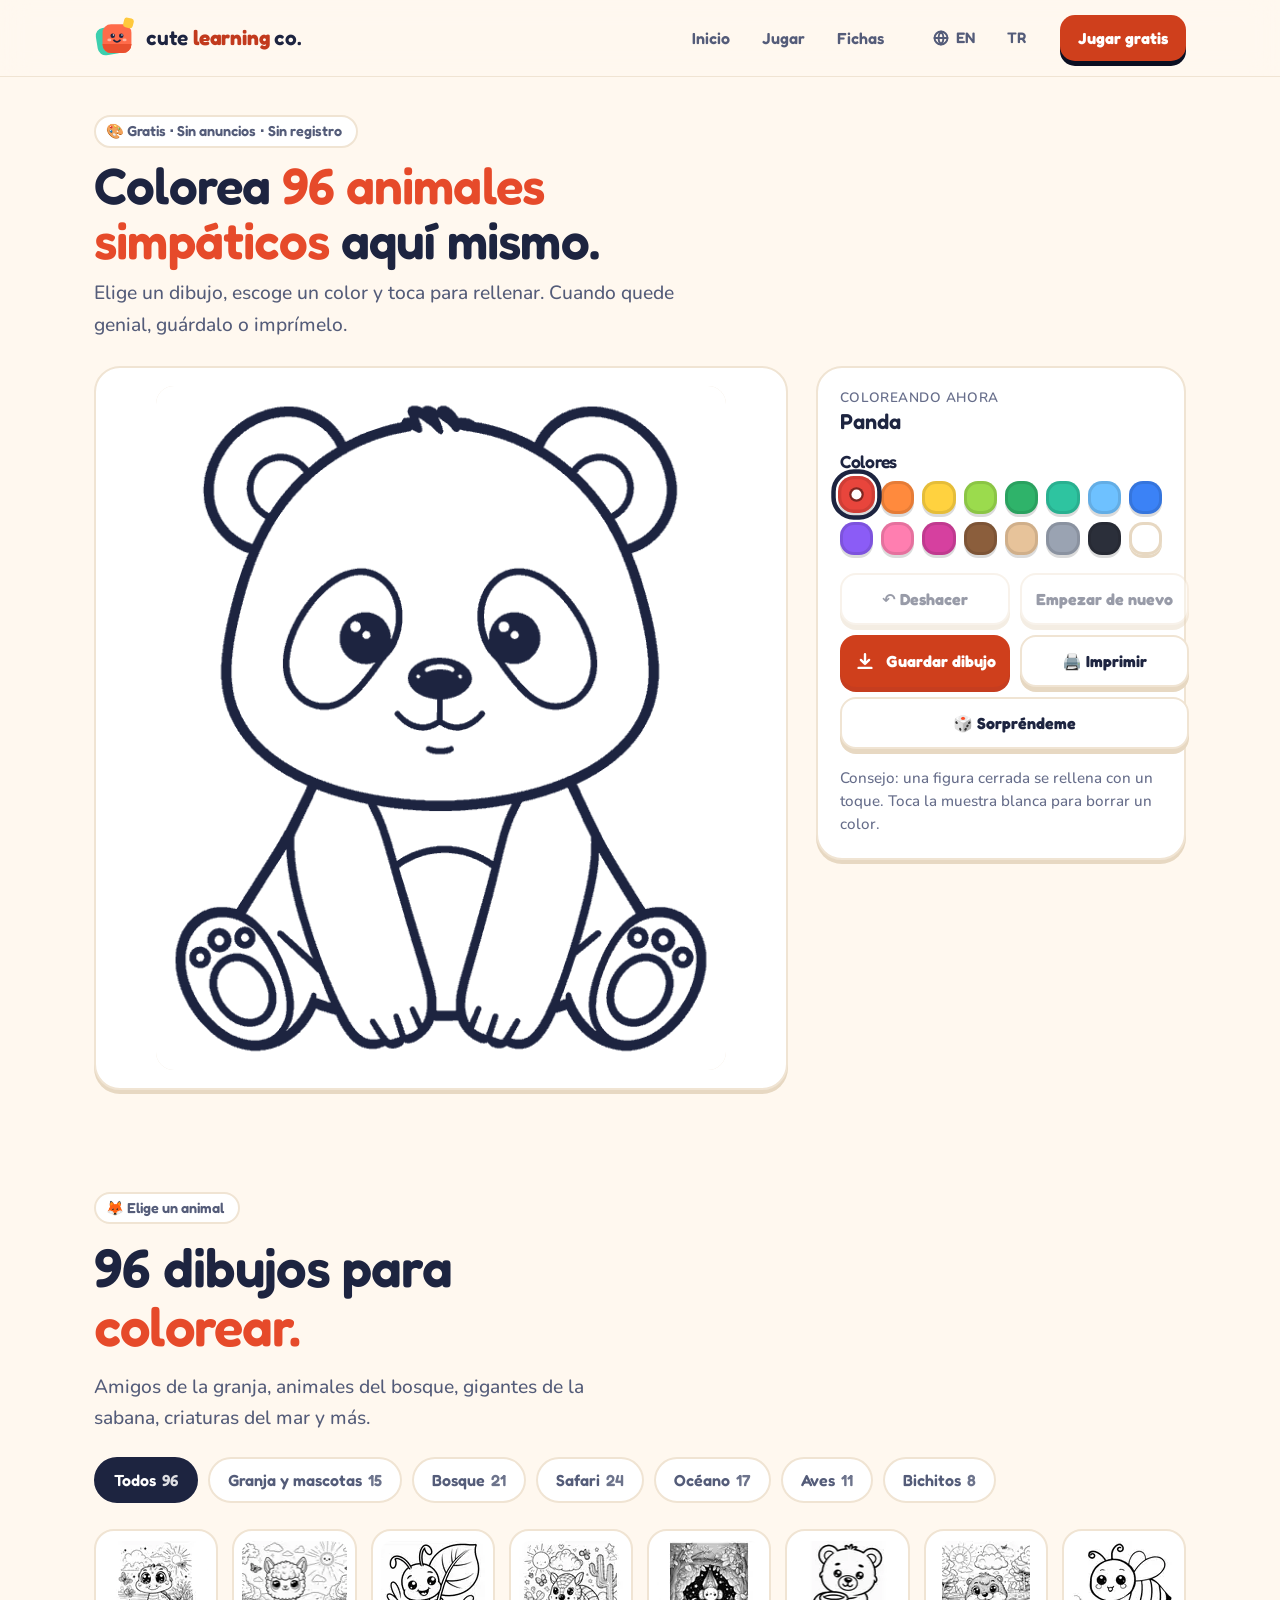
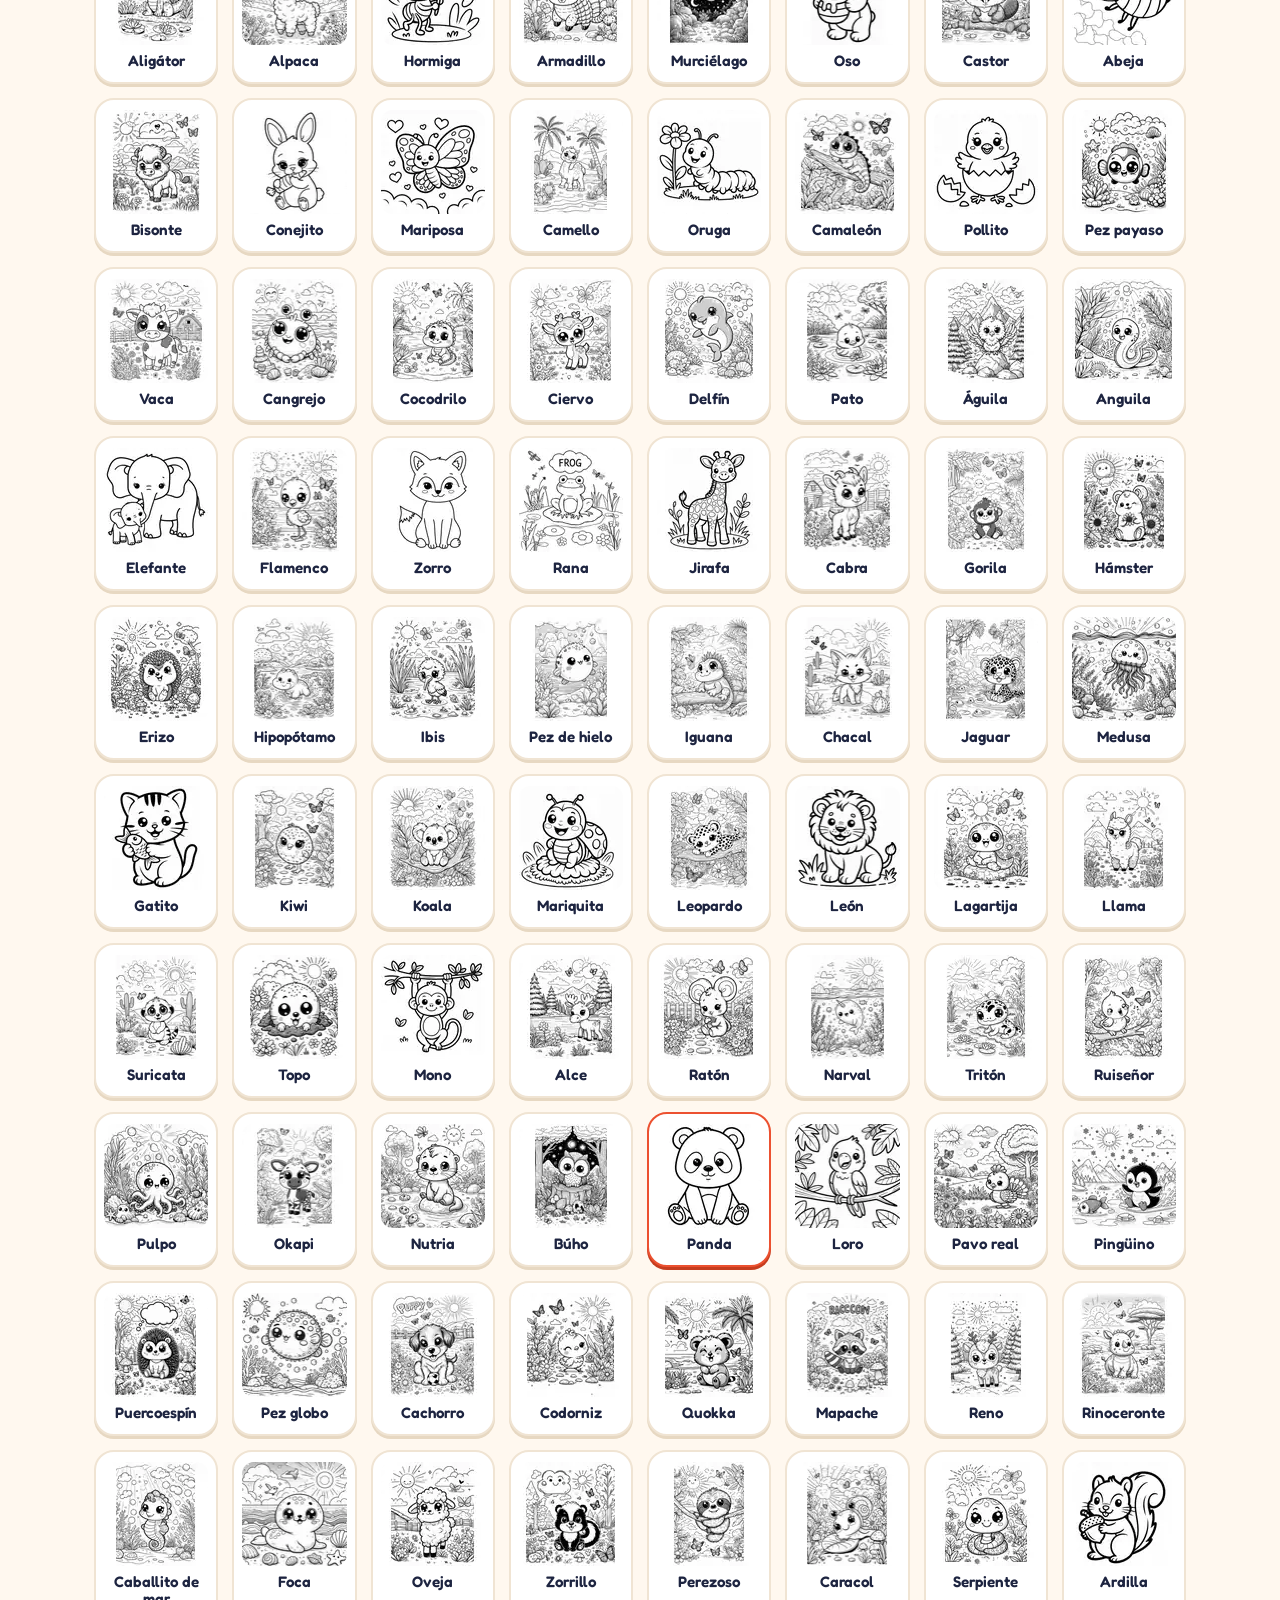
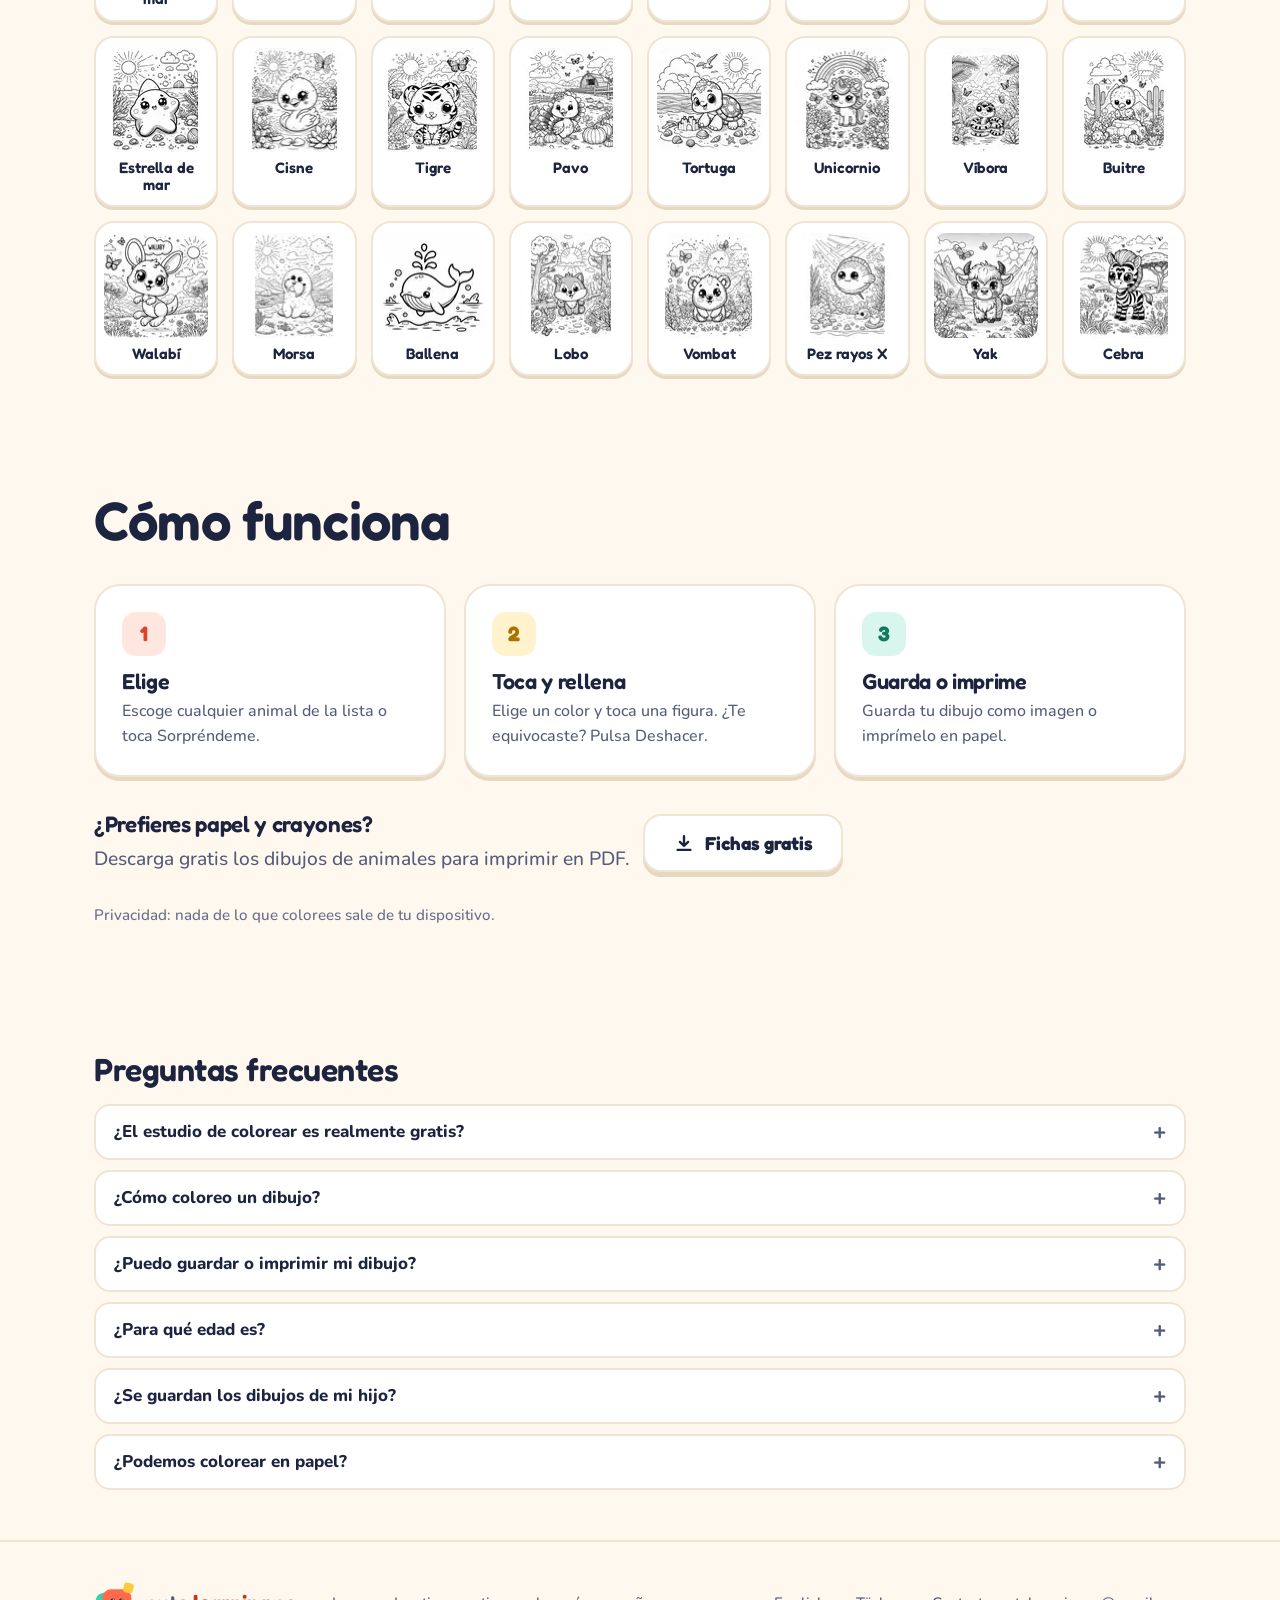
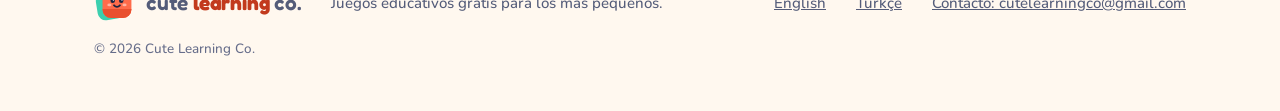
<file: es/colorear/index.html>
<!doctype html>
<html lang="es">
<head>
<meta charset="utf-8">
<meta name="viewport" content="width=device-width,initial-scale=1,viewport-fit=cover">
<title>Dibujos para colorear en línea gratis: colorea 96 animales | Cute Learning Co.</title>
<meta name="description" content="Colorea 96 animales simpáticos en línea y gratis. Toca una figura para rellenarla, elige entre 16 colores y guarda o imprime tu dibujo. Sin anuncios y sin registro.">
<link rel="canonical" href="https://cutelearningco.com/es/colorear/">
<link rel="alternate" hreflang="en" href="https://cutelearningco.com/color/"><link rel="alternate" hreflang="es" href="https://cutelearningco.com/es/colorear/"><link rel="alternate" hreflang="tr" href="https://cutelearningco.com/tr/boyama/"><link rel="alternate" hreflang="x-default" href="https://cutelearningco.com/color/">
<meta name="theme-color" content="#FFF8EF">
<link rel="icon" href="/favicon.svg" type="image/svg+xml"><link rel="icon" href="/favicon.ico" sizes="32x32"><link rel="apple-touch-icon" href="/apple-touch-icon.png">
<meta property="og:type" content="website"><meta property="og:site_name" content="Cute Learning Co."><meta property="og:locale" content="es_ES">
<meta property="og:title" content="Dibujos para colorear en línea gratis: colorea 96 animales | Cute Learning Co."><meta property="og:description" content="Colorea 96 animales simpáticos en línea y gratis. Toca una figura para rellenarla, elige entre 16 colores y guarda o imprime tu dibujo. Sin anuncios y sin registro.">
<meta property="og:url" content="https://cutelearningco.com/es/colorear/"><meta property="og:image" content="https://cutelearningco.com/color/og.jpg"><meta property="og:image:width" content="1200"><meta property="og:image:height" content="630">
<meta name="twitter:card" content="summary_large_image">
<link rel="preload" href="/assets/fonts/fredoka.woff2" as="font" type="font/woff2" crossorigin>
<link rel="preload" href="/color/thumbs.webp" as="image">
<style>@font-face{font-family:Fredoka;src:url(/assets/fonts/fredoka.woff2) format("woff2");font-weight:400 700;font-display:swap;unicode-range:U+0020-007E,U+00A0,U+00A1,U+00A9,U+00B0,U+00BF,U+00C1,U+00C7,U+00C9,U+00CD,U+00D1,U+00D3,U+00D6,U+00DA,U+00DC,U+00E1,U+00E7,U+00E9,U+00ED,U+00F1,U+00F3,U+00F6,U+00FA,U+00FC,U+2013-201D,U+2022,U+2026,U+00D7,U+2190-2194,U+2713,U+20AC,U+20BA}@font-face{font-family:Fredoka;src:url(/assets/fonts/fredoka-ext.woff2) format("woff2");font-weight:400 700;font-display:swap;unicode-range:U+011E-011F,U+0130-0131,U+015E-015F}@font-face{font-family:Nunito;src:url(/assets/fonts/nunito.woff2) format("woff2");font-weight:400 800;font-display:swap;unicode-range:U+0020-007E,U+00A0,U+00A1,U+00A9,U+00B0,U+00BF,U+00C1,U+00C7,U+00C9,U+00CD,U+00D1,U+00D3,U+00D6,U+00DA,U+00DC,U+00E1,U+00E7,U+00E9,U+00ED,U+00F1,U+00F3,U+00F6,U+00FA,U+00FC,U+2013-201D,U+2022,U+2026,U+00D7,U+2190-2194,U+2713,U+20AC,U+20BA}@font-face{font-family:Nunito;src:url(/assets/fonts/nunito-ext.woff2) format("woff2");font-weight:400 800;font-display:swap;unicode-range:U+011E-011F,U+0130-0131,U+015E-015F}@font-face{font-family:Andika;src:url(/assets/fonts/andika.woff2) format("woff2");font-weight:700;font-display:swap;unicode-range:U+0020-007E,U+00C7,U+00D1,U+00D6,U+00DC,U+00E7,U+00F1,U+00F6,U+00FC}@font-face{font-family:Andika;src:url(/assets/fonts/andika-ext.woff2) format("woff2");font-weight:700;font-display:swap;unicode-range:U+011E-011F,U+0130-0131,U+015E-015F}:root{--cream:#FFF8EF;--cream2:#FFF1E0;--paper:#fff;--ink:#1D2440;--ink2:#545C79;--ink3:#666D8A;--coral-t:#E64A2A;--line:#F0E4D3;--edge:#E7D8C2;--coral:#EC5130;--coral-d:#C63D1F;--sun:#FFC93C;--sun-d:#E0A400;--mint:#2EC4A0;--mint-d:#1A9C7E;--sky:#4DA3FF;--sky-d:#2A7EDC;--lilac:#9A7BFF;--lilac-d:#7556E3;--pink:#FF7EB0;--pink-d:#E0558B;--display:"Fredoka",ui-rounded,"Arial Rounded MT Bold",system-ui,sans-serif;--body:"Nunito",ui-rounded,system-ui,-apple-system,"Segoe UI",sans-serif;--letter:"Andika","Fredoka",ui-rounded,sans-serif;--ease:cubic-bezier(.2,.8,.2,1);--spring:cubic-bezier(.34,1.56,.64,1);--pad:clamp(18px,4.4vw,44px)}.p0{--t:#FFE6DE;--s:#FF6B4A;--d:#D9452A}.p1{--t:#FFF2CC;--s:#FFB800;--d:#A87300}.p2{--t:#D9F6EE;--s:#2EC4A0;--d:#137A62}.p3{--t:#DDEEFF;--s:#4DA3FF;--d:#2A7EDC}.p4{--t:#ECE5FF;--s:#9A7BFF;--d:#7556E3}.p5{--t:#FFE3EF;--s:#FF7EB0;--d:#C2407A}*,*:before,*:after{box-sizing:border-box;margin:0;padding:0}html{scroll-behavior:smooth;-webkit-text-size-adjust:100%;scroll-padding-top:84px}body{font:500 1.06rem/1.65 var(--body);color:var(--ink);background:var(--cream);overflow-x:hidden;-webkit-font-smoothing:antialiased}a{color:inherit}img{display:block}button{font:inherit;color:inherit;background:none;border:0;cursor:pointer}:focus-visible{outline:3px solid var(--sky);outline-offset:3px;border-radius:12px}.skip{position:absolute;left:12px;top:-60px;z-index:100;padding:10px 16px;border-radius:12px;background:var(--ink);color:#fff;text-decoration:none}.skip:focus{top:12px}.wrap{width:100%;max-width:1180px;margin:0 auto;padding:0 var(--pad)}.art{width:1em;height:1em;object-fit:contain;flex:none}.ie{display:inline-block;width:1.2em;height:1.2em;vertical-align:-.25em;margin:0 .05em}h1,h2,h3{font-family:var(--display);font-weight:600;line-height:1.08;letter-spacing:-.015em}h1 em,h2 em{font-style:normal;color:var(--coral-t)}.eyebrow{display:inline-flex;align-items:center;gap:8px;margin-bottom:14px;padding:7px 14px 7px 10px;border-radius:999px;background:var(--paper);border:2px solid var(--line);font:600 .9rem/1 var(--display);color:var(--ink2)}.eyebrow .art{font-size:1.2rem}.h2{font-size:clamp(2.1rem,1.4rem + 2.8vw,3.4rem);max-width:16ch}.lead{max-width:46ch;margin-top:16px;font-size:clamp(1.06rem,1rem + .3vw,1.2rem);color:var(--ink2)}.head{display:grid;grid-template-columns:1.05fr 1fr;gap:28px;align-items:end;margin-bottom:clamp(32px,4vw,52px)}.head .lead{margin:0 0 6px}.sec{padding:clamp(80px,10vw,136px) 0}.btn{--c:var(--coral);--cd:var(--coral-d);white-space:nowrap;display:inline-flex;align-items:center;justify-content:center;gap:10px;min-height:58px;padding:0 28px;border-radius:18px;background:var(--c);color:#fff;font:700 1.17rem/1 var(--display);text-decoration:none;box-shadow:0 5px 0 var(--cd);transition:transform .12s var(--ease),box-shadow .12s var(--ease),filter .2s}.btn:hover{filter:brightness(1.05)}.btn:active{transform:translateY(4px);box-shadow:0 1px 0 var(--cd)}.btn svg{width:22px;height:22px}.btn--soft{--c:var(--paper);--cd:var(--edge);color:var(--ink);border:2px solid var(--line)}.btn--sm{--c:var(--ink);--cd:#0B0F22;min-height:46px;padding:0 18px;font-size:1rem;border-radius:15px}.card{background:var(--paper);border:2px solid var(--line);border-radius:26px;box-shadow:0 4px 0 var(--edge)}.nav{position:fixed;inset:0 0 auto;z-index:50;transition:background .3s,box-shadow .3s}.nav.solid{background:color-mix(in srgb,var(--cream) 88%,transparent);backdrop-filter:blur(14px);-webkit-backdrop-filter:blur(14px);box-shadow:0 1px 0 var(--line)}.nav .wrap{display:flex;align-items:center;gap:22px;height:76px}.logo{display:flex;align-items:center;gap:10px;margin-right:auto;text-decoration:none;font:600 1.3rem/1 var(--display);letter-spacing:-.01em;white-space:nowrap}.logo svg{width:42px;height:42px}.logo b{color:var(--coral-t);font-weight:700}.links{display:flex;gap:4px}.links a{white-space:nowrap;padding:10px 14px;border-radius:12px;text-decoration:none;font:600 1rem/1 var(--display);color:var(--ink2);transition:background .2s,color .2s}.links a:hover{background:var(--paper);color:var(--ink)}.lang{display:inline-flex;align-items:center;gap:6px;padding:10px 12px;border-radius:12px;text-decoration:none;font:600 .95rem/1 var(--display);color:var(--ink2)}.lang svg{width:18px;height:18px}.lang:hover{background:var(--paper)}.burger{display:none;width:46px;height:46px;border-radius:14px;background:var(--paper);border:2px solid var(--line)}.burger span{display:block;width:20px;height:2.5px;margin:4px auto;border-radius:2px;background:var(--ink);transition:transform .3s}.mnav{display:none}.hero{position:relative;padding:clamp(120px,15vw,170px) 0 clamp(70px,9vw,120px);overflow:hidden}.hero:before{content:"";position:absolute;top:0;right:0;bottom:0;left:0;z-index:-1;background:radial-gradient(60% 55% at 85% 30%,#FFE1C9 0%,transparent 70%),radial-gradient(40% 40% at 8% 90%,#DDF3EC 0%,transparent 70%),radial-gradient(circle at 1px 1px,rgba(29,36,64,.07) 1px,transparent 0) 0 0/26px 26px}.hero .wrap{display:grid;grid-template-columns:1.05fr .95fr;gap:clamp(30px,5vw,70px);align-items:center}.hero h1{font-size:clamp(2.7rem,1.6rem + 4.6vw,5.1rem);max-width:12ch}.hero h1 em{display:block;position:relative;width:fit-content}.hero h1 em:after{content:"";position:absolute;left:0;right:0;bottom:.02em;z-index:-1;height:.28em;border-radius:99px;background:#ffe08a}.hero .lead{margin-top:22px}.ctas{display:flex;flex-wrap:wrap;gap:14px;margin-top:32px}.trust{display:flex;flex-wrap:wrap;gap:10px 22px;margin-top:28px;font:600 1rem/1 var(--display);color:var(--ink2)}.trust span{display:flex;align-items:center;gap:8px}.trust .art{font-size:1.4rem}.hv{position:relative;aspect-ratio:1/1.02;max-width:540px;width:100%;justify-self:center}.hv__card{position:absolute;left:10%;top:9%;width:78%;padding:18px;transform:rotate(-3deg);box-shadow:0 30px 60px -30px #1d244059,0 5px 0 var(--edge);animation:hvin 1s var(--spring) both}@keyframes hvin{0%{opacity:0;transform:rotate(-8deg) translateY(30px) scale(.94)}}.hv__top{position:relative;display:flex;align-items:center;justify-content:space-between;padding:18px 20px;border-radius:22px;background:var(--t);overflow:hidden}.hv__top b{font:700 clamp(4.4rem,9vw,6.6rem)/.9 var(--letter);color:var(--d)}.hv__top b span{font-size:.72em;opacity:.75;margin-left:6px}.hv__top .art{font-size:clamp(5rem,10vw,7.4rem);animation:bob 5s ease-in-out infinite}@keyframes bob{50%{transform:translateY(-10px) rotate(-3deg)}}.hv__words{display:grid;grid-template-columns:repeat(3,1fr);gap:10px;margin-top:12px}.hv__words div{display:flex;flex-direction:column;align-items:center;gap:6px;padding:12px 6px;border-radius:18px;background:var(--cream);text-align:center}.hv__words .art{font-size:2.2rem}.hv__words small{font:700 .62rem/1 var(--display);letter-spacing:.08em;text-transform:uppercase;color:var(--ink3)}.hv__words b{font:600 .95rem/1.1 var(--display)}.hv__btn{display:flex;align-items:center;justify-content:center;gap:8px;margin-top:12px;height:50px;border-radius:16px;background:var(--coral);box-shadow:0 4px 0 var(--coral-d);color:#fff;font:600 1.05rem/1 var(--display)}.hv__btn svg{width:22px;height:22px}.hv__ok{position:absolute;right:0;bottom:6%;display:flex;align-items:center;gap:10px;padding:12px 18px 12px 12px;transform:rotate(4deg);font:600 1.1rem/1 var(--display);animation:hvin 1s .25s var(--spring) both}.hv__ok .art{font-size:1.7rem}.blk{position:absolute;display:grid;place-items:center;width:clamp(48px,6vw,66px);aspect-ratio:1;border-radius:18px;background:var(--c);color:#fff;font:700 clamp(1.6rem,2.6vw,2.2rem)/1 var(--letter);box-shadow:0 5px #00000024;animation:float 6s ease-in-out infinite}@keyframes float{50%{transform:translateY(-12px) rotate(var(--r,6deg))}}.stk{position:absolute;font-size:clamp(2.6rem,4.6vw,3.6rem);animation:float 7s ease-in-out infinite;filter:drop-shadow(0 6px 0 rgba(0,0,0,.06))}.games{display:grid;grid-template-columns:repeat(3,1fr);gap:18px}.game{position:relative;padding:26px 24px 24px;overflow:hidden;transition:transform .25s var(--ease),box-shadow .25s}.game:hover{transform:translateY(-4px);box-shadow:0 18px 36px -22px #1d24404d,0 4px 0 var(--edge)}.game .ic{display:grid;place-items:center;width:76px;height:76px;margin-bottom:18px;border-radius:24px;background:var(--t)}.game .ic .art{font-size:2.8rem}.game h3{font-size:1.4rem}.game p{margin-top:8px;color:var(--ink2);font-size:1rem;line-height:1.55}.game:after{content:"";position:absolute;right:-50px;top:-50px;width:140px;height:140px;border-radius:50%;background:var(--t);opacity:.55;z-index:0}.game>*{position:relative;z-index:1}.try{background:linear-gradient(180deg,var(--cream),#FFF3E4)}.abc{display:grid;grid-template-columns:repeat(var(--cols,13),1fr);gap:8px;padding:4px 0 14px}.abc button{width:auto!important}.abc button{flex:none;display:grid;place-items:center;width:54px;height:58px;border-radius:16px;background:var(--t);font:700 1.6rem/1 var(--letter);color:var(--d);scroll-snap-align:start;transition:transform .2s var(--spring),box-shadow .2s}.abc button:hover{transform:translateY(-3px)}.abc button[aria-pressed=true]{background:var(--d);color:#fff;box-shadow:0 5px color-mix(in srgb,var(--d) 70%,#000);transform:translateY(-3px)}.abc button.p1[aria-pressed=true]{background:var(--sun);color:#3d2c00}.lw{display:grid;grid-template-columns:.9fr 1.1fr;gap:18px;margin-top:10px}.lw__big{position:relative;display:flex;flex-direction:column;justify-content:space-between;min-height:420px;padding:28px;border-radius:30px;background:var(--t);overflow:hidden;box-shadow:0 6px color-mix(in srgb,var(--s) 40%,transparent)}.lw__big:before{content:"";position:absolute;right:-70px;bottom:-90px;width:300px;height:300px;border-radius:50%;background:var(--s);opacity:.13}.lw__big b{position:relative;font:700 clamp(7rem,14vw,11rem)/.85 var(--letter);color:var(--d)}.lw__big b span{font-size:.7em;opacity:.72;margin-left:8px}.lw__big .art{position:absolute;right:24px;top:28px;font-size:clamp(6rem,11vw,9rem);animation:bob 5s ease-in-out infinite}.lw__big .btn{position:relative;align-self:flex-start;--c:var(--d);--cd:color-mix(in srgb,var(--d) 70%,#000)}.lw__big.p1 .btn{--c:var(--sun);--cd:var(--sun-d);color:#3d2c00}.lw__side{display:flex;flex-direction:column;gap:14px}.lw__words{display:grid;grid-template-columns:1fr 1fr;gap:12px}.lw__words div{display:flex;align-items:center;gap:12px;padding:14px}.lw__words .art{font-size:2.6rem}.lw__words small,.lw__ph small{display:block;font:700 .7rem/1 var(--display);letter-spacing:.08em;text-transform:uppercase;color:var(--ink3)}.lw__words b{display:block;margin-top:4px;font:600 1.15rem/1.15 var(--display)}.lw__ph{display:flex;align-items:center;gap:14px;padding:14px 16px}.lw__ph strong{display:grid;place-items:center;width:58px;height:58px;flex:none;border-radius:18px;background:var(--cream2);font:700 1.5rem/1 var(--letter)}.lw__ph b{display:block;margin-top:4px;font:600 1.1rem/1.2 var(--display)}.lw__ph p{font-size:.92rem;color:var(--ink2);line-height:1.4}.lw__story{padding:18px 20px;flex:1}.lw__story p{margin-top:6px;font-size:1.04rem;line-height:1.6}.lw__go{align-self:flex-start}.pts{display:grid;grid-template-columns:repeat(3,1fr);gap:18px}.pt{display:flex;flex-direction:column;overflow:hidden;transition:transform .25s var(--ease),box-shadow .25s}.pt:hover{transform:translateY(-4px);box-shadow:0 18px 36px -22px #1d24404d,0 4px 0 var(--edge)}.pt__img{height:250px;padding:28px 34px 0;overflow:hidden;background:var(--t)}.pt:nth-child(1) .pt__img{--t:#FFF2CC}.pt:nth-child(2) .pt__img{--t:#DDEEFF}.pt:nth-child(3) .pt__img{--t:#D9F6EE}.pt:nth-child(4) .pt__img{--t:#FFE3DC}.pt:nth-child(5) .pt__img{--t:#EADFFF}.pt:nth-child(6) .pt__img{--t:#FFF2CC}.pt__img img{display:block;width:100%;height:auto;border-radius:10px 10px 0 0;box-shadow:0 12px 30px -12px #1d244061;transform:rotate(-2deg);transform-origin:50% 100%;transition:transform .35s var(--spring)}.pt:hover .pt__img img{transform:rotate(0) translateY(-6px)}.pt__txt{display:flex;flex-direction:column;gap:8px;flex:1;padding:22px 24px 24px}.pt__txt h3{font-size:1.3rem}.pt__txt p{color:var(--ink2);font-size:.98rem;line-height:1.55}.pt__meta{margin:2px 0 10px;font:600 .88rem/1 var(--display);color:var(--ink3)}.pt__txt .btn{margin-top:auto;align-self:flex-start}.pt__note{margin-top:20px;text-align:center;font-size:.92rem;color:var(--ink3)}.feats{display:grid;grid-template-columns:repeat(3,1fr);gap:18px}.feat{padding:24px}.feat .art{font-size:2.6rem;margin-bottom:14px}.feat h3{font-size:1.25rem}.feat p{margin-top:6px;font-size:.98rem;color:var(--ink2);line-height:1.55}.priv{margin-top:clamp(60px,8vw,96px);padding:clamp(30px,5vw,54px);border-radius:34px;background:var(--ink);color:#fff;display:grid;grid-template-columns:.8fr 2fr;gap:30px;align-items:center;box-shadow:0 8px #0e1226}.priv h3{font-size:clamp(1.8rem,1.3rem + 1.8vw,2.6rem)}.priv ul{list-style:none;display:grid;grid-template-columns:repeat(3,1fr);gap:20px}.priv li .art{font-size:2.2rem;margin-bottom:10px}.priv li b{display:block;font:600 1.12rem/1.25 var(--display)}.priv li span{display:block;margin-top:6px;font-size:.95rem;line-height:1.5;color:#ffffffb8}.faq .wrap{display:grid;grid-template-columns:.8fr 1.2fr;gap:clamp(30px,5vw,80px)}.faq details{border-bottom:2px solid var(--line)}.faq summary{display:flex;align-items:center;justify-content:space-between;gap:18px;padding:22px 0;cursor:pointer;list-style:none;font:600 1.18rem/1.3 var(--display)}.faq summary::-webkit-details-marker{display:none}.faq summary i{display:grid;place-items:center;width:36px;height:36px;flex:none;border-radius:12px;background:var(--paper);border:2px solid var(--line);font-style:normal;font-size:1.3rem;transition:transform .3s var(--spring)}.faq details[open] summary i{transform:rotate(45deg);background:var(--sun);border-color:var(--sun)}.faq details p{padding:0 50px 22px 0;color:var(--ink2)}@supports (interpolate-size:allow-keywords){.faq{interpolate-size:allow-keywords}.faq details::details-content{height:0;overflow:clip;transition:height .4s var(--ease),content-visibility .4s allow-discrete}.faq details[open]::details-content{height:auto}}.end{padding:0 0 clamp(80px,10vw,120px)}.end__box{position:relative;display:grid;grid-template-columns:auto 1fr auto;align-items:center;gap:30px;padding:clamp(30px,5vw,56px);border-radius:36px;background:var(--ink);color:#fff;overflow:hidden;box-shadow:0 8px #0b0f22}.end__box:before{content:"";position:absolute;right:-80px;top:-80px;width:300px;height:300px;border-radius:50%;background:#ffffff0b}.end__box>svg{width:clamp(90px,12vw,130px);height:auto;filter:drop-shadow(0 8px 0 rgba(0,0,0,.12))}.end h2{font-size:clamp(2.2rem,1.6rem + 2.6vw,3.6rem)}.end h2 em{color:#ffe08a}.end p{margin-top:8px;font-size:1.12rem;color:#ffffffd1}.end .btn{position:relative}.foot{padding:40px 0 50px;border-top:2px solid var(--line);font-size:.94rem;color:var(--ink2)}.foot .wrap{display:flex;flex-wrap:wrap;align-items:center;gap:14px 30px}.foot .logo{margin-right:0}.foot p{margin-right:auto}.foot a{color:var(--ink2)}.foot small{display:block;width:100%;font-size:.84rem;color:var(--ink3)}.consent{position:fixed;right:16px;bottom:16px;z-index:60;display:flex;flex-direction:column;gap:14px;width:min(420px,calc(100vw - 32px));padding:18px;transform:translateY(140%);transition:transform .5s var(--spring)}.consent.show{transform:none}.consent p{font-size:.95rem;line-height:1.5;color:var(--ink2)}.consent div{display:flex;gap:10px}.consent .btn{flex:1;min-height:48px;font-size:1rem;padding:0 12px}.consent #cYes{--c:var(--ink);--cd:#0B0F22}.js [data-r]{opacity:0;translate:0 26px;transition:opacity .9s var(--ease) var(--d,0s),translate 1s var(--ease) var(--d,0s)}.js [data-r].in{opacity:1;translate:none}@media (max-width:1100px){.links,.nav .lang,.nav .btn{display:none}.burger{display:block}.mnav{position:fixed;inset:76px 0 auto;z-index:49;display:flex;flex-direction:column;gap:4px;padding:14px var(--pad) 22px;background:var(--cream);box-shadow:0 20px 30px -20px #0003;transform:translateY(-12px);opacity:0;visibility:hidden;transition:all .3s var(--ease)}.mnav.open{transform:none;opacity:1;visibility:visible}.mnav a{padding:14px 6px;border-bottom:2px solid var(--line);text-decoration:none;font:600 1.2rem/1 var(--display)}.mnav .btn{margin-top:14px;border-bottom:0}}@media (max-width:980px){.hero .wrap,.head,.lw,.faq .wrap,.priv{grid-template-columns:1fr}.hv{max-width:460px}.games,.feats{grid-template-columns:1fr 1fr}.games>.game:last-child:nth-child(odd){grid-column:1/-1}.pts{grid-template-columns:1fr}.pt{flex-direction:row}.pt__img{flex:none;width:38%;height:250px;padding:24px 22px 0}.abc{display:flex;overflow-x:auto;padding:4px 4px 14px;margin:0 -4px;scroll-snap-type:x proximity}.abc button{width:54px!important}.priv ul{grid-template-columns:1fr}.end__box{grid-template-columns:1fr;text-align:left}}@media (max-width:600px){.games,.feats,.lw__words{grid-template-columns:1fr}.pt{flex-direction:column}.pt__img{width:auto;height:210px;padding:22px 40px 0}.hero{padding-top:108px}.ctas .btn{width:100%}.lw__big{min-height:330px}.faq details p{padding-right:0}.logo span{font-size:1.2rem}}@media (prefers-reduced-motion:reduce){*,*:before,*:after{animation:none!important;transition:none!important;scroll-behavior:auto!important}.js [data-r]{opacity:1;translate:none}}.cs{padding:clamp(40px,6vw,80px) 0}.cs__box{display:grid;grid-template-columns:1.05fr 1fr;gap:clamp(24px,4vw,56px);align-items:center;padding:clamp(28px,4vw,56px);border-radius:36px;background:linear-gradient(135deg,#fff2cc,#ffe3ef 55%,#def);border:2px solid var(--line);box-shadow:0 6px 0 var(--edge)}.cs__chips{display:flex;flex-wrap:wrap;gap:8px;margin:20px 0 26px}.cs__chips span{padding:7px 14px;border-radius:999px;background:#ffffffbf;font:600 .92rem/1 var(--display);color:var(--ink2)}.cs__pics{position:relative;height:clamp(250px,30vw,370px)}.cs__pics img{position:absolute;height:auto;border:6px solid #fff;border-radius:22px;background:#fff;box-shadow:0 14px 30px #1d244029}.cs__pics img:nth-child(1){left:0;top:16%;width:33%;rotate:-7deg}.cs__pics img:nth-child(2){left:30%;top:0;width:40%;rotate:3deg;z-index:2}.cs__pics img:nth-child(3){right:0;top:24%;width:38%;rotate:8deg}@media (max-width:900px){.cs__box{grid-template-columns:1fr}.cs__pics{height:min(64vw,300px)}}.lns{padding-top:clamp(24px,4vw,56px)}.lcards{display:grid;grid-template-columns:repeat(3,1fr);gap:18px}.lcard{display:flex;flex-direction:column;align-items:flex-start;gap:6px;padding:26px 24px 24px;text-decoration:none;transition:transform .25s var(--ease),box-shadow .25s}.lcard:hover{transform:translateY(-4px);box-shadow:0 18px 36px -22px #1d24404d,0 4px 0 var(--edge)}.lcard>.art{font-size:3rem;margin-bottom:8px}.lcard h3{font-size:1.5rem}.lcard p{color:var(--ink2);font-size:1rem;line-height:1.55;margin-bottom:14px}.lcard .btn{margin-top:auto;min-height:50px;padding:0 22px;font-size:1rem;pointer-events:none}.lchips{display:flex;flex-wrap:wrap;gap:10px;margin:0 0 18px}.lchip{display:inline-flex;align-items:center;gap:9px;min-height:48px;padding:0 18px 0 14px;border-radius:999px;background:var(--paper);border:2px solid var(--line);font:600 1rem/1 var(--display);color:var(--ink2);transition:background .2s,border-color .2s,color .2s}.lchip .art{font-size:1.5rem}.lchip:hover{border-color:var(--edge);color:var(--ink)}.lchip[aria-pressed=true]{background:var(--ink);border-color:var(--ink);color:#fff}.nav .lang+.lang{margin-left:-14px}@media (max-width:980px){.lcards{grid-template-columns:1fr}}.chead{padding:clamp(100px,9vw,118px) 0 clamp(16px,2vw,24px)}.chead h1{font-size:clamp(2rem,1.3rem + 2.6vw,3.2rem);max-width:24ch}.chead .lead{max-width:52ch;margin-top:10px}.chead .eyebrow{margin-bottom:10px}.studio{display:grid;grid-template-columns:minmax(0,1.5fr) minmax(300px,.8fr);gap:clamp(16px,2.4vw,28px);align-items:start}.stage{position:relative;padding:clamp(10px,1.6vw,18px);background:var(--paper)}.cv{--mh:min(76vh,780px);position:relative;width:min(100%,calc(var(--mh)*var(--ar,1)));aspect-ratio:var(--ar,1);margin:0 auto;border-radius:18px;overflow:hidden;background:#fff;box-shadow:inset 0 0 0 2px var(--line);touch-action:manipulation}.cv canvas{position:absolute;top:0;right:0;bottom:0;left:0;width:100%;height:100%;display:block}.cv #lc{cursor:crosshair}.cv.load:after{content:"";position:absolute;top:0;right:0;bottom:0;left:0;background:#fff url(data:image/svg+xml,%3Csvg%20xmlns%3D%27http%3A%2F%2Fwww.w3.org%2F2000%2Fsvg%27%20viewBox%3D%270%200%2048%2048%27%3E%3Ccircle%20cx%3D%2724%27%20cy%3D%2724%27%20r%3D%2716%27%20fill%3D%27none%27%20stroke%3D%27%23FF6B4A%27%20stroke-width%3D%276%27%20stroke-linecap%3D%27round%27%20stroke-dasharray%3D%2740%2070%27%3E%3CanimateTransform%20attributeName%3D%27transform%27%20type%3D%27rotate%27%20from%3D%270%2024%2024%27%20to%3D%27360%2024%2024%27%20dur%3D%270.9s%27%20repeatCount%3D%27indefinite%27%2F%3E%3C%2Fcircle%3E%3C%2Fsvg%3E) center/56px no-repeat}.stage .say{position:absolute;left:50%;bottom:22px;translate:-50% 12px;opacity:0;padding:8px 18px;border-radius:999px;background:var(--ink);color:#fff;font:600 1.05rem/1 var(--display);pointer-events:none;transition:opacity .25s,translate .25s var(--spring);white-space:nowrap}.stage .say.on{opacity:1;translate:-50% 0}.panel{display:flex;flex-direction:column;gap:18px;padding:clamp(16px,2vw,22px)}.palbox h2{font:600 1.1rem/1.1 var(--display);margin-bottom:10px}.panel .cur{display:flex;align-items:center;gap:12px;font:600 1.35rem/1.1 var(--display)}.panel .cur small{display:block;font:600 .85rem/1.2 var(--body);color:var(--ink3);letter-spacing:.04em;text-transform:uppercase;margin-bottom:4px}.pal{display:grid;grid-template-columns:repeat(8,1fr);gap:8px}.pal button{position:relative;aspect-ratio:1;border-radius:14px;background:var(--c);box-shadow:inset 0 0 0 3px #0000001a,0 3px #00000024;transition:transform .15s var(--spring)}.pal button[data-c="#FFFFFF"]{box-shadow:inset 0 0 0 3px var(--edge),0 3px 0 var(--edge)}.pal button:hover{transform:translateY(-2px) scale(1.06)}.pal button[aria-pressed=true]{transform:translateY(-3px) scale(1.12);outline:4px solid var(--ink);outline-offset:2px;z-index:1}.pal button[aria-pressed=true]:after{content:"";position:absolute;top:0;right:0;bottom:0;left:0;margin:auto;width:28%;height:28%;border-radius:50%;background:#fff;box-shadow:0 0 0 2px #00000073}.tools{display:grid;grid-template-columns:1fr 1fr;gap:10px}.tools .btn{min-height:52px;padding:0 14px;font-size:1rem;border-radius:16px}.tools .btn--wide{grid-column:1/-1}.tools .btn:disabled{opacity:.45;pointer-events:none}.tip{font-size:.95rem;color:var(--ink3);line-height:1.5}.pick{padding:clamp(60px,8vw,104px) 0 0}.chips{display:flex;flex-wrap:wrap;gap:10px;margin:22px 0 26px}.chips button{min-height:46px;padding:0 18px;border-radius:999px;background:var(--paper);border:2px solid var(--line);font:600 1rem/1 var(--display);color:var(--ink2);transition:background .15s,color .15s,transform .15s var(--spring)}.chips button:hover{transform:translateY(-2px)}.chips button[aria-pressed=true]{background:var(--ink);border-color:var(--ink);color:#fff}.chips b{font-weight:600;opacity:.6;margin-left:6px}.grid{display:grid;grid-template-columns:repeat(auto-fill,minmax(112px,1fr));gap:14px}.grid button{display:flex;flex-direction:column;align-items:center;gap:8px;padding:10px 8px 12px;border-radius:20px;background:var(--paper);border:2px solid var(--line);box-shadow:0 3px 0 var(--edge);font:600 .95rem/1.1 var(--display);transition:transform .15s var(--spring)}.grid button:hover{transform:translateY(-3px)}.grid button[aria-pressed=true]{border-color:var(--coral);box-shadow:0 3px 0 var(--coral-d)}.grid i{display:block;width:100%;aspect-ratio:1;border-radius:12px;background-color:#fff;background-image:var(--sp);background-repeat:no-repeat}.how{padding:clamp(72px,9vw,120px) 0}.steps{display:grid;grid-template-columns:repeat(3,1fr);gap:18px;margin-top:34px}.step{padding:26px}.step b{display:grid;place-items:center;width:44px;height:44px;border-radius:14px;background:var(--t);color:var(--d);font:700 1.3rem/1 var(--display);margin-bottom:14px}.step h3{font-size:1.35rem;margin-bottom:6px}.step p{color:var(--ink2);font-size:1rem;line-height:1.55}.cta2{margin-top:34px;display:flex;flex-wrap:wrap;gap:14px;align-items:center}.psheet{display:none}@media (max-width:900px){.studio{grid-template-columns:1fr}.pal{grid-template-columns:repeat(8,1fr)}.cv{--mh:2400px}.steps{grid-template-columns:1fr}}@media (max-width:900px){.palbox{position:fixed;left:0;right:0;bottom:0;z-index:40;padding:10px 14px calc(10px + env(safe-area-inset-bottom));background:color-mix(in srgb,var(--cream) 94%,transparent);backdrop-filter:blur(12px);-webkit-backdrop-filter:blur(12px);border-top:2px solid var(--line)}.palbox h2{display:none}.pal{gap:6px}body{padding-bottom:calc(112px + env(safe-area-inset-bottom))}.stage .say{bottom:16px}}@media (max-width:480px){.grid{grid-template-columns:repeat(3,1fr);gap:10px}.grid button{font-size:.82rem;padding:8px 4px 10px}}@media print{body>*:not(.psheet){display:none!important}.psheet{display:flex!important;flex-direction:column;align-items:center;justify-content:center;gap:10px;height:100vh;background:#fff}.psheet img{max-width:94%;max-height:90vh;object-fit:contain}.psheet p{font:600 12px Arial,sans-serif;color:#777}}@media (prefers-reduced-motion:reduce){.stage .say,.pal button,.grid button,.chips button{transition:none}}@media (max-width:1100px){.nav .lang,.nav .btn{display:inline-flex}.nav .wrap{gap:10px}.nav .lang{margin-left:auto}}@media (max-width:420px){.nav .logo span{font-size:.95rem}.nav .btn--sm{padding:0 12px}}@media (max-width:900px){.cv{--mh:max(320px, calc(100svh - 270px) )}}.chips b{opacity:.85}.logo b{color:#C23A1D}.btn:not(.btn--soft){background:#CF3F1C}.seo-faq{padding:10px 0 40px}.seo-faq h2{font:600 clamp(1.5rem,4vw,2rem)/1.15 Fredoka,system-ui,sans-serif;margin:0 0 16px}.seo-faq details{background:#fff;border:2px solid var(--line);border-radius:16px;margin:0 0 10px;padding:0 18px}.seo-faq summary{cursor:pointer;min-height:52px;display:flex;align-items:center;font-weight:800;list-style:none}.seo-faq summary::-webkit-details-marker{display:none}.seo-faq summary::after{content:'+';margin-left:auto;font-size:1.4rem;color:var(--ink2)}.seo-faq details[open] summary::after{content:'\2212'}.seo-faq p{margin:0 0 16px;color:var(--ink2)}</style>
<script type="application/ld+json">{"@context": "https://schema.org", "@graph": [{"@type": "Organization", "@id": "https://cutelearningco.com/#org", "name": "Cute Learning Co.", "url": "https://cutelearningco.com/", "logo": {"@type": "ImageObject", "url": "https://cutelearningco.com/icon-512.png", "width": 512, "height": 512}, "description": "Free learning games, coloring and printable worksheets for young children. No ads, no sign-up.", "email": "cutelearningco@gmail.com", "sameAs": ["https://www.instagram.com/cutelearningco/", "https://www.tiktok.com/@cutelearningco", "https://x.com/cutelearningco", "https://www.pinterest.com/cutelearningco/"], "knowsLanguage": ["en", "es", "tr"], "contactPoint": {"@type": "ContactPoint", "contactType": "customer support", "email": "cutelearningco@gmail.com", "availableLanguage": ["English", "Spanish", "Turkish"]}}, {"@type": "WebSite", "@id": "https://cutelearningco.com/#site", "url": "https://cutelearningco.com/", "name": "Cute Learning Co.", "publisher": {"@id": "https://cutelearningco.com/#org"}, "inLanguage": ["en", "es", "tr"]}, {"@type": "WebApplication", "@id": "https://cutelearningco.com/es/colorear/#app", "name": "Dibujos para colorear en línea gratis para niños", "url": "https://cutelearningco.com/es/colorear/", "applicationCategory": "EducationalApplication", "operatingSystem": "Any (web browser)", "inLanguage": "es", "isAccessibleForFree": true, "offers": {"@type": "Offer", "price": "0", "priceCurrency": "USD"}, "audience": {"@type": "PeopleAudience", "suggestedMinAge": 3, "suggestedMaxAge": 8}, "publisher": {"@id": "https://cutelearningco.com/#org"}, "description": "Colorea 96 animales simpáticos en línea y gratis. Toca una figura para rellenarla, elige entre 16 colores y guarda o imprime tu dibujo. Sin anuncios y sin registro.", "image": "https://cutelearningco.com/color/og.jpg", "featureList": ["96 dibujos de animales", "16 colores", "Guardar como imagen", "Imprimir"]}, {"@type": "WebPage", "@id": "https://cutelearningco.com/es/colorear/#page", "url": "https://cutelearningco.com/es/colorear/", "name": "Dibujos para colorear en línea gratis: colorea 96 animales | Cute Learning Co.", "description": "Colorea 96 animales simpáticos en línea y gratis. Toca una figura para rellenarla, elige entre 16 colores y guarda o imprime tu dibujo. Sin anuncios y sin registro.", "inLanguage": "es", "isPartOf": {"@id": "https://cutelearningco.com/#site"}, "mainEntity": {"@id": "https://cutelearningco.com/es/colorear/#app"}, "dateModified": "2026-11-08", "breadcrumb": {"@id": "https://cutelearningco.com/es/colorear/#bc"}}, {"@type": "BreadcrumbList", "itemListElement": [{"@type": "ListItem", "position": 1, "name": "Cute Learning Co.", "item": "https://cutelearningco.com/es/"}, {"@type": "ListItem", "position": 2, "name": "Estudio de colorear", "item": "https://cutelearningco.com/es/colorear/"}], "@id": "https://cutelearningco.com/es/colorear/#bc"}, {"@type": "FAQPage", "mainEntity": [{"@type": "Question", "name": "¿El estudio de colorear es realmente gratis?", "acceptedAnswer": {"@type": "Answer", "text": "Sí. Es gratis, sin anuncios, sin registro y sin nada que comprar."}}, {"@type": "Question", "name": "¿Cómo coloreo un dibujo?", "acceptedAnswer": {"@type": "Answer", "text": "Elige un animal, escoge uno de los 16 colores y toca una figura para rellenarla. Si te equivocas, usa Deshacer."}}, {"@type": "Question", "name": "¿Puedo guardar o imprimir mi dibujo?", "acceptedAnswer": {"@type": "Answer", "text": "Sí. Con Guardar dibujo lo descargas como imagen y con Imprimir lo sacas en papel."}}, {"@type": "Question", "name": "¿Para qué edad es?", "acceptedAnswer": {"@type": "Answer", "text": "Está pensado para niños de unos 3 a 8 años, con figuras grandes y fáciles de tocar."}}, {"@type": "Question", "name": "¿Se guardan los dibujos de mi hijo?", "acceptedAnswer": {"@type": "Answer", "text": "No. Todo lo que colorees se queda en tu dispositivo. No se sube nada."}}, {"@type": "Question", "name": "¿Podemos colorear en papel?", "acceptedAnswer": {"@type": "Answer", "text": "Sí. Los mismos animales están disponibles como dibujos para imprimir en PDF en la página de inicio."}}]}]}</script>
<meta name="twitter:title" content="Dibujos para colorear en línea gratis: colorea 96 animales | Cute Learning Co."><meta name="twitter:description" content="Colorea 96 animales simpáticos en línea y gratis. Toca una figura para rellenarla, elige entre 16 colores y guarda o imprime tu dibujo. Sin anuncios y sin registro."><meta name="twitter:image" content="https://cutelearningco.com/color/og.jpg"><meta name="twitter:image:alt" content="Dibujos para colorear en línea gratis: 96 animales simpáticos"><meta property="og:image:alt" content="Dibujos para colorear en línea gratis: 96 animales simpáticos"><meta name="robots" content="index,follow,max-image-preview:large,max-snippet:-1,max-video-preview:-1">
</head>
<body>
<svg width="0" height="0" style="position:absolute" aria-hidden="true" focusable="false"><symbol id="i-back" viewBox="0 0 24 24"><path fill="none" stroke="currentColor" stroke-width="2.6" stroke-linecap="round" stroke-linejoin="round" d="M14.5 5.5 8 12l6.5 6.5"/></symbol><symbol id="i-next" viewBox="0 0 24 24"><path fill="none" stroke="currentColor" stroke-width="2.6" stroke-linecap="round" stroke-linejoin="round" d="M9.5 5.5 16 12l-6.5 6.5"/></symbol><symbol id="i-chev" viewBox="0 0 24 24"><path fill="none" stroke="currentColor" stroke-width="2.6" stroke-linecap="round" stroke-linejoin="round" d="M9.5 5.5 16 12l-6.5 6.5"/></symbol><symbol id="i-spk" viewBox="0 0 24 24"><path fill="currentColor" d="M3.5 9.2h3.6l4.6-4v13.6l-4.6-4H3.5z"/><path fill="none" stroke="currentColor" stroke-width="2.6" stroke-linecap="round" stroke-linejoin="round" d="M15.4 9a4.2 4.2 0 0 1 0 6M18.2 6.3a8 8 0 0 1 0 11.4"/></symbol><symbol id="i-lock" viewBox="0 0 24 24"><g fill="none" stroke="currentColor" stroke-width="2.6" stroke-linecap="round" stroke-linejoin="round"><rect x="5" y="10.5" width="14" height="10" rx="3"/><path d="M8 10.5V8a4 4 0 0 1 8 0v2.5"/></g></symbol><symbol id="i-pen" viewBox="0 0 24 24"><g fill="none" stroke="currentColor" stroke-width="2.6" stroke-linecap="round" stroke-linejoin="round"><path d="M4.5 19.5l3.8-.9L19 7.9l-2.9-2.9L5.4 15.7z"/><path d="M14.2 6.9l2.9 2.9"/></g></symbol><symbol id="i-play" viewBox="0 0 24 24"><path fill="currentColor" d="M8 5.2v13.6a1 1 0 0 0 1.5.9l10.6-6.8a1 1 0 0 0 0-1.7L9.5 4.3A1 1 0 0 0 8 5.2z"/></symbol><symbol id="i-check" viewBox="0 0 24 24"><path fill="none" stroke="currentColor" stroke-width="2.6" stroke-linecap="round" stroke-linejoin="round" d="M5 12.5l4.5 4.5L19 7.5"/></symbol><symbol id="i-dl" viewBox="0 0 24 24"><path fill="none" stroke="currentColor" stroke-width="2.6" stroke-linecap="round" stroke-linejoin="round" d="M12 4.5v10.5M7.5 10.8 12 15.3l4.5-4.5M5 19.5h14"/></symbol><symbol id="i-globe" viewBox="0 0 24 24"><g fill="none" stroke="currentColor" stroke-width="2.6" stroke-linecap="round" stroke-linejoin="round"><circle cx="12" cy="12" r="8.6"/><path d="M3.4 12h17.2M12 3.4c2.3 2.4 3.4 5.3 3.4 8.6s-1.1 6.2-3.4 8.6c-2.3-2.4-3.4-5.3-3.4-8.6s1.1-6.2 3.4-8.6z"/></g></symbol></svg>
<header class="nav solid" id="nav"><div class="wrap">
 <a class="logo" href="/es/" aria-label="Cute Learning Co."><svg xmlns="http://www.w3.org/2000/svg" viewBox="0 0 64 64"><rect x="4" y="15" width="42" height="42" rx="12" fill="#3CCFAE" transform="rotate(-9 25 36)"/><rect x="13" y="11" width="44" height="44" rx="13" fill="#FF6B4A"/><path d="M13 41h44v1a13 13 0 0 1-13 13H26a13 13 0 0 1-13-13z" fill="#E9502F"/><rect x="45" y="1.5" width="15" height="15" rx="4.5" fill="#FFC93C" transform="rotate(14 52.5 9)"/><circle cx="28.5" cy="28.5" r="3.4" fill="#1D2440"/><circle cx="41.5" cy="28.5" r="3.4" fill="#1D2440"/><circle cx="29.6" cy="27.3" r="1.1" fill="#fff"/><circle cx="42.6" cy="27.3" r="1.1" fill="#fff"/><ellipse cx="23.5" cy="35" rx="3.2" ry="2.1" fill="#FFB3A1"/><ellipse cx="46.5" cy="35" rx="3.2" ry="2.1" fill="#FFB3A1"/><path d="M30.5 35.5q4.5 4.6 9 0" fill="none" stroke="#1D2440" stroke-width="2.8" stroke-linecap="round"/></svg><span>cute <b>learning</b> co.</span></a>
 <nav class="links" aria-label="Main"><a href="/es/">Inicio</a><a href="/abc/?learn=es">Jugar</a><a href="/es/#fichas">Fichas</a></nav>
 <a class="lang" href="/color/" hreflang="en" lang="en" aria-label="English"><svg aria-hidden="true"><use href="#i-globe"/></svg>EN</a><a class="lang" href="/tr/boyama/" hreflang="tr" lang="tr" aria-label="Türkçe">TR</a>
 <a class="btn btn--sm" href="/abc/?learn=es">Jugar gratis</a>
</div></header>
<main id="main">
<section class="chead"><div class="wrap">
 <p class="eyebrow">🎨 Gratis · Sin anuncios · Sin registro</p>
 <h1>Colorea <em>96 animales simpáticos</em> aquí mismo.</h1>
 <p class="lead">Elige un dibujo, escoge un color y toca para rellenar. Cuando quede genial, guárdalo o imprímelo.</p>
</div></section>
<section><div class="wrap">
 <div class="studio">
  <div class="stage card"><div class="cv load" id="cv"><canvas id="fc"></canvas><canvas id="lc" role="img" aria-label=""></canvas></div><div class="say" id="say" role="status" aria-live="polite"></div></div>
  <aside class="panel card" aria-label="Colores">
   <div class="cur"><div><small>Coloreando ahora</small><span id="cname">…</span></div></div>
   <div class="palbox"><h2>Colores</h2><div class="pal" id="pal" role="group" aria-label="Colores"></div></div>
   <div class="tools">
    <button class="btn btn--soft" id="bUndo" type="button" disabled>↶ Deshacer</button>
    <button class="btn btn--soft" id="bClear" type="button" disabled>Empezar de nuevo</button>
    <button class="btn" id="bSave" type="button"><svg aria-hidden="true"><use href="#i-dl"/></svg>Guardar dibujo</button>
    <button class="btn btn--soft" id="bPrint" type="button">🖨️ Imprimir</button>
    <button class="btn btn--soft btn--wide" id="bRand" type="button">🎲 Sorpréndeme</button>
   </div>
   <p class="tip">Consejo: una figura cerrada se rellena con un toque. Toca la muestra blanca para borrar un color.</p>
  </aside>
 </div>
</div></section>
<section class="pick"><div class="wrap">
 <p class="eyebrow">🦊 Elige un animal</p>
 <h2 class="h2">96 dibujos para <em>colorear.</em></h2>
 <p class="lead">Amigos de la granja, animales del bosque, gigantes de la sabana, criaturas del mar y más.</p>
 <div class="chips" id="chips" role="group"></div>
 <div class="grid" id="grid"></div>
</div></section>
<section class="how"><div class="wrap">
 <h2 class="h2">Cómo funciona</h2>
 <div class="steps"><article class="step card p0" data-r><b>1</b><h3>Elige</h3><p>Escoge cualquier animal de la lista o toca Sorpréndeme.</p></article><article class="step card p1" data-r><b>2</b><h3>Toca y rellena</h3><p>Elige un color y toca una figura. ¿Te equivocaste? Pulsa Deshacer.</p></article><article class="step card p2" data-r><b>3</b><h3>Guarda o imprime</h3><p>Guarda tu dibujo como imagen o imprímelo en papel.</p></article></div>
 <div class="cta2"><div><h3 style="font:600 1.4rem/1.2 var(--display)">¿Prefieres papel y crayones?</h3><p class="lead" style="margin-top:6px">Descarga gratis los dibujos de animales para imprimir en PDF.</p></div><a class="btn btn--soft" href="/es/#fichas"><svg aria-hidden="true"><use href="#i-dl"/></svg>Fichas gratis</a></div>
 <p class="tip" style="margin-top:28px">Privacidad: nada de lo que colorees sale de tu dispositivo.</p>
</div></section>
<section class="seo-faq" id="faq"><div class="wrap"><h2>Preguntas frecuentes</h2><details><summary>¿El estudio de colorear es realmente gratis?</summary><p>Sí. Es gratis, sin anuncios, sin registro y sin nada que comprar.</p></details><details><summary>¿Cómo coloreo un dibujo?</summary><p>Elige un animal, escoge uno de los 16 colores y toca una figura para rellenarla. Si te equivocas, usa Deshacer.</p></details><details><summary>¿Puedo guardar o imprimir mi dibujo?</summary><p>Sí. Con Guardar dibujo lo descargas como imagen y con Imprimir lo sacas en papel.</p></details><details><summary>¿Para qué edad es?</summary><p>Está pensado para niños de unos 3 a 8 años, con figuras grandes y fáciles de tocar.</p></details><details><summary>¿Se guardan los dibujos de mi hijo?</summary><p>No. Todo lo que colorees se queda en tu dispositivo. No se sube nada.</p></details><details><summary>¿Podemos colorear en papel?</summary><p>Sí. Los mismos animales están disponibles como dibujos para imprimir en PDF en la página de inicio.</p></details></div></section></main>
<footer class="foot"><div class="wrap">
 <a class="logo" href="/es/"><svg xmlns="http://www.w3.org/2000/svg" viewBox="0 0 64 64"><rect x="4" y="15" width="42" height="42" rx="12" fill="#3CCFAE" transform="rotate(-9 25 36)"/><rect x="13" y="11" width="44" height="44" rx="13" fill="#FF6B4A"/><path d="M13 41h44v1a13 13 0 0 1-13 13H26a13 13 0 0 1-13-13z" fill="#E9502F"/><rect x="45" y="1.5" width="15" height="15" rx="4.5" fill="#FFC93C" transform="rotate(14 52.5 9)"/><circle cx="28.5" cy="28.5" r="3.4" fill="#1D2440"/><circle cx="41.5" cy="28.5" r="3.4" fill="#1D2440"/><circle cx="29.6" cy="27.3" r="1.1" fill="#fff"/><circle cx="42.6" cy="27.3" r="1.1" fill="#fff"/><ellipse cx="23.5" cy="35" rx="3.2" ry="2.1" fill="#FFB3A1"/><ellipse cx="46.5" cy="35" rx="3.2" ry="2.1" fill="#FFB3A1"/><path d="M30.5 35.5q4.5 4.6 9 0" fill="none" stroke="#1D2440" stroke-width="2.8" stroke-linecap="round"/></svg><span>cute <b>learning</b> co.</span></a>
 <p>Juegos educativos gratis para los más pequeños.</p>
 <a href="/color/" hreflang="en" lang="en">English</a><a href="/tr/boyama/" hreflang="tr" lang="tr">Türkçe</a>
 <a class="seo-mail" href="mailto:cutelearningco@gmail.com">Contacto: cutelearningco@gmail.com</a>
 <small>© 2026 Cute Learning Co.</small>
</div></footer>
<div class="psheet" aria-hidden="true"><img id="pimg" alt=""></div>
<script>(()=>{const V={cols:11,items:[{id:"alligator",n:"Alligator",t:"Alig\xE1tor",c:"safari",o:0,l:28580,w:506,h:700},{id:"alpaca",n:"Alpaca",t:"Alpaca",c:"farm",o:28580,l:38434,w:700,h:700},{id:"ant",n:"Ant",t:"Hormiga",c:"bugs",o:67014,l:16328,w:662,h:700},{id:"armadillo",n:"Armadillo",t:"Armadillo",c:"safari",o:83342,l:40162,w:629,h:700},{id:"bat",n:"Bat",t:"Murci\xE9lago",c:"woodland",o:123504,l:56258,w:524,h:700},{id:"bear",n:"Bear",t:"Oso",c:"woodland",o:179762,l:10048,w:497,h:700},{id:"beaver",n:"Beaver",t:"Castor",c:"woodland",o:189810,l:46080,w:589,h:700},{id:"bee",n:"Bee",t:"Abeja",c:"bugs",o:235890,l:12016,w:672,h:700},{id:"bison",n:"Bison",t:"Bisonte",c:"woodland",o:247906,l:36574,w:577,h:700},{id:"bunny",n:"Bunny",t:"Conejito",c:"farm",o:284480,l:10570,w:433,h:700},{id:"butterfly",n:"Butterfly",t:"Mariposa",c:"bugs",o:295050,l:15838,w:700,h:700},{id:"camel",n:"Camel",t:"Camello",c:"safari",o:310888,l:31192,w:492,h:700},{id:"caterpillar",n:"Caterpillar",t:"Oruga",c:"bugs",o:342080,l:12402,w:700,h:560},{id:"chameleon",n:"Chameleon",t:"Camale\xF3n",c:"safari",o:354482,l:48816,w:616,h:700},{id:"chick",n:"Chick",t:"Pollito",c:"farm",o:403298,l:9890,w:700,h:649},{id:"clownfish",n:"Clownfish",t:"Pez payaso",c:"ocean",o:413188,l:32462,w:564,h:700},{id:"cow",n:"Cow",t:"Vaca",c:"farm",o:445650,l:39658,w:621,h:700},{id:"crab",n:"Crab",t:"Cangrejo",c:"ocean",o:485308,l:29904,w:564,h:700},{id:"crocodile",n:"Crocodile",t:"Cocodrilo",c:"safari",o:515212,l:33374,w:539,h:700},{id:"deer",n:"Deer",t:"Ciervo",c:"woodland",o:548586,l:33356,w:546,h:700},{id:"dolphin",n:"Dolphin",t:"Delf\xEDn",c:"ocean",o:581942,l:36370,w:594,h:700},{id:"duck",n:"Duck",t:"Pato",c:"farm",o:618312,l:37812,w:533,h:700},{id:"eagle",n:"Eagle",t:"\xC1guila",c:"birds",o:656124,l:37328,w:513,h:700},{id:"eel",n:"Eel",t:"Anguila",c:"ocean",o:693452,l:44536,w:651,h:700},{id:"elephant",n:"Elephant",t:"Elefante",c:"safari",o:737988,l:10996,w:700,h:652},{id:"flamingo",n:"Flamingo",t:"Flamenco",c:"birds",o:748984,l:35292,w:564,h:700},{id:"fox",n:"Fox",t:"Zorro",c:"woodland",o:784276,l:9396,w:496,h:700},{id:"frog",n:"Frog",t:"Rana",c:"bugs",o:793672,l:23492,w:700,h:693},{id:"giraffe",n:"Giraffe",t:"Jirafa",c:"safari",o:817164,l:17864,w:592,h:700},{id:"goat",n:"Goat",t:"Cabra",c:"farm",o:835028,l:40090,w:573,h:700},{id:"gorilla",n:"Gorilla",t:"Gorila",c:"safari",o:875118,l:41098,w:509,h:700},{id:"hamster",n:"Hamster",t:"H\xE1mster",c:"farm",o:916216,l:43094,w:537,h:700},{id:"hedgehog",n:"Hedgehog",t:"Erizo",c:"woodland",o:959310,l:37198,w:607,h:700},{id:"hippo",n:"Hippo",t:"Hipop\xF3tamo",c:"safari",o:996508,l:38090,w:530,h:700},{id:"ibis",n:"Ibis",t:"Ibis",c:"birds",o:1034598,l:38182,w:571,h:700},{id:"icefish",n:"Icefish",t:"Pez de hielo",c:"ocean",o:1072780,l:30476,w:486,h:700},{id:"iguana",n:"Iguana",t:"Iguana",c:"safari",o:1103256,l:41982,w:512,h:700},{id:"jackal",n:"Jackal",t:"Chacal",c:"safari",o:1145238,l:29492,w:568,h:700},{id:"jaguar",n:"Jaguar",t:"Jaguar",c:"safari",o:1174730,l:45700,w:533,h:700},{id:"jellyfish",n:"Jellyfish",t:"Medusa",c:"ocean",o:1220430,l:55192,w:700,h:700},{id:"kitten",n:"Kitten",t:"Gatito",c:"farm",o:1275622,l:11916,w:592,h:700},{id:"kiwibird",n:"Kiwi",t:"Kiwi",c:"birds",o:1287538,l:37708,w:522,h:700},{id:"koala",n:"Koala",t:"Koala",c:"woodland",o:1325246,l:49636,w:582,h:700},{id:"ladybug",n:"Ladybug",t:"Mariquita",c:"bugs",o:1374882,l:16318,w:700,h:699},{id:"leopard",n:"Leopard",t:"Leopardo",c:"safari",o:1391200,l:45688,w:510,h:700},{id:"lion",n:"Lion",t:"Le\xF3n",c:"safari",o:1436888,l:15874,w:698,h:700},{id:"lizard",n:"Lizard",t:"Lagartija",c:"safari",o:1452762,l:35584,w:563,h:700},{id:"llama",n:"Llama",t:"Llama",c:"farm",o:1488346,l:34338,w:529,h:700},{id:"meerkat",n:"Meerkat",t:"Suricata",c:"safari",o:1522684,l:33250,w:536,h:700},{id:"mole",n:"Mole",t:"Topo",c:"woodland",o:1555934,l:30522,w:583,h:700},{id:"monkey",n:"Monkey",t:"Mono",c:"safari",o:1586456,l:15704,w:700,h:656},{id:"moose",n:"Moose",t:"Alce",c:"woodland",o:1602160,l:38116,w:553,h:700},{id:"mouse",n:"Mouse",t:"Rat\xF3n",c:"farm",o:1640276,l:44306,w:597,h:700},{id:"narwhal",n:"Narwhal",t:"Narval",c:"ocean",o:1684582,l:32518,w:487,h:700},{id:"newt",n:"Newt",t:"Trit\xF3n",c:"bugs",o:1717100,l:34228,w:523,h:700},{id:"nightingale",n:"Nightingale",t:"Ruise\xF1or",c:"birds",o:1751328,l:40348,w:518,h:700},{id:"octopus",n:"Octopus",t:"Pulpo",c:"ocean",o:1791676,l:53346,w:700,h:700},{id:"okapi",n:"Okapi",t:"Okapi",c:"safari",o:1845022,l:36202,w:501,h:700},{id:"otter",n:"Otter",t:"Nutria",c:"woodland",o:1881224,l:51384,w:700,h:700},{id:"owl",n:"Owl",t:"B\xFAho",c:"birds",o:1932608,l:48638,w:486,h:700},{id:"panda",n:"Panda",t:"Panda",c:"woodland",o:1981246,l:11852,w:584,h:700},{id:"parrot",n:"Parrot",t:"Loro",c:"birds",o:1993098,l:25450,w:700,h:700},{id:"peacock",n:"Peacock",t:"Pavo real",c:"birds",o:2018548,l:57480,w:700,h:700},{id:"penguin",n:"Penguin",t:"Ping\xFCino",c:"ocean",o:2076028,l:34268,w:700,h:700},{id:"porcupine",n:"Porcupine",t:"Puercoesp\xEDn",c:"woodland",o:2110296,l:44710,w:548,h:700},{id:"pufferfish",n:"Pufferfish",t:"Pez globo",c:"ocean",o:2155006,l:35728,w:700,h:700},{id:"pupy",n:"Puppy",t:"Cachorro",c:"farm",o:2190734,l:49056,w:557,h:700},{id:"quail",n:"Quail",t:"Codorniz",c:"birds",o:2239790,l:36606,w:586,h:700},{id:"quokka",n:"Quokka",t:"Quokka",c:"woodland",o:2276396,l:39376,w:589,h:700},{id:"raccoon",n:"Raccoon",t:"Mapache",c:"woodland",o:2315772,l:39492,w:537,h:700},{id:"reindeer",n:"Reindeer",t:"Reno",c:"woodland",o:2355264,l:29090,w:472,h:700},{id:"rhino",n:"Rhino",t:"Rinoceronte",c:"safari",o:2384354,l:39776,w:560,h:700},{id:"seahorse",n:"Seahorse",t:"Caballito de mar",c:"ocean",o:2424130,l:35002,w:530,h:700},{id:"seal",n:"Seal",t:"Foca",c:"ocean",o:2459132,l:33226,w:700,h:700},{id:"sheep",n:"Sheep",t:"Oveja",c:"farm",o:2492358,l:30122,w:561,h:700},{id:"skunk",n:"Skunk",t:"Zorrillo",c:"woodland",o:2522480,l:37974,w:599,h:700},{id:"sloth",n:"Sloth",t:"Perezoso",c:"safari",o:2560454,l:39486,w:472,h:700},{id:"snail",n:"Snail",t:"Caracol",c:"bugs",o:2599940,l:40836,w:533,h:700},{id:"snake",n:"Snake",t:"Serpiente",c:"safari",o:2640776,l:27298,w:554,h:700},{id:"squirrel",n:"Squirrel",t:"Ardilla",c:"woodland",o:2668074,l:12708,w:642,h:700},{id:"starfish",n:"Starfish",t:"Estrella de mar",c:"ocean",o:2680782,l:28858,w:570,h:700},{id:"swan",n:"Swan",t:"Cisne",c:"birds",o:2709640,l:36024,w:568,h:700},{id:"tiger",n:"Tiger",t:"Tigre",c:"safari",o:2745664,l:36538,w:601,h:700},{id:"turkey",n:"Turkey",t:"Pavo",c:"farm",o:2782202,l:41222,w:568,h:700},{id:"turtle",n:"Turtle",t:"Tortuga",c:"ocean",o:2823424,l:32882,w:700,h:688},{id:"unicorn",n:"Unicorn",t:"Unicornio",c:"farm",o:2856306,l:39082,w:551,h:700},{id:"viper",n:"Viper",t:"V\xEDbora",c:"safari",o:2895388,l:37920,w:448,h:700},{id:"vulture",n:"Vulture",t:"Buitre",c:"birds",o:2933308,l:32162,w:536,h:700},{id:"wallaby",n:"Wallaby",t:"Walab\xED",c:"woodland",o:2965470,l:42550,w:700,h:700},{id:"walrus",n:"Walrus",t:"Morsa",c:"ocean",o:3008020,l:27996,w:521,h:700},{id:"whale",n:"Whale",t:"Ballena",c:"ocean",o:3036016,l:11390,w:700,h:656},{id:"wolf",n:"Wolf",t:"Lobo",c:"woodland",o:3047406,l:40502,w:537,h:700},{id:"wombat",n:"Wombat",t:"Vombat",c:"woodland",o:3087908,l:37072,w:583,h:700},{id:"x-rayfish",n:"X-ray fish",t:"Pez rayos X",c:"ocean",o:3124980,l:30422,w:496,h:700},{id:"yak",n:"Yak",t:"Yak",c:"farm",o:3155402,l:49598,w:700,h:700},{id:"zebra",n:"Zebra",t:"Cebra",c:"safari",o:3205e3,l:39668,w:595,h:700}]},b={lang:"es",cats:{all:"Todos",farm:"Granja y mascotas",woodland:"Bosque",safari:"Safari",ocean:"Oc\xE9ano",birds:"Aves",bugs:"Bichitos"},cv:"Dibujo para colorear: {n}. Toca una figura para rellenarla con el color elegido.",praise:["\xA1Bien!","\xA1Qu\xE9 colorido!","\xA1Buen trabajo!","\xA1Guau!","\xA1Precioso!"],saved:"\xA1Guardado!",err:"No se pudo cargar el dibujo. Int\xE9ntalo de nuevo."},W=[["#E8453C","Rojo"],["#FF8A3D","Naranja"],["#FFD23F","Amarillo"],["#9BDB4D","Verde claro"],["#2FB36A","Verde"],["#2EC4A0","Turquesa"],["#6EC1FF","Azul cielo"],["#3B82F6","Azul"],["#8B5CF6","Morado"],["#FF7EB0","Rosa"],["#D6409F","Magenta"],["#8B5E3C","Marr\xF3n"],["#E7C39A","Beige"],["#9AA3B2","Gris"],["#2B2F3A","Negro"],["#FFFFFF","Blanco (borrador)"]],f=V.items,S=V.cols,s=a=>document.querySelector(a),M=210,Z=14,B=s("#lc"),D=s("#fc"),x=s("#cv"),$=B.getContext("2d",{willReadFrequently:!0}),m=D.getContext("2d",{willReadFrequently:!0});let L=null,g=null,e=0,c=0,P=W[0][0],F=[],y=0,T=null,aa=!1,q="all",J=0;const z=s("#say");let K;function O(a){z.textContent=a,z.classList.add("on"),clearTimeout(K),K=setTimeout(()=>z.classList.remove("on"),1300)}const U=s("#pal");U.innerHTML=W.map(([a,o],t)=>'<button type="button" style="--c:'+a+'" data-c="'+a+'" aria-label="'+o+'" aria-pressed="'+(t==0)+'"></button>').join(""),U.addEventListener("click",a=>{const o=a.target.closest("button");o&&(P=o.dataset.c,U.querySelectorAll("button").forEach(t=>t.setAttribute("aria-pressed",t===o)))});const X=b.cats,H=s("#chips"),R=s("#grid"),G={all:f.length};f.forEach(a=>G[a.c]=(G[a.c]||0)+1),H.innerHTML=Object.keys(X).map(a=>'<button type="button" data-k="'+a+'" aria-pressed="'+(a=="all")+'">'+X[a]+"<b>"+G[a]+"</b></button>").join("");const oa=Math.ceil(f.length/S);R.innerHTML=f.map((a,o)=>{const t=o%S,d=o/S|0;return'<button type="button" data-i="'+a.id+'" data-c="'+a.c+'" aria-pressed="false"><i style="--sp:url(/color/thumbs.webp);background-size:'+S*100+"% auto;background-position:"+t/(S-1)*100+"% "+d/(oa-1)*100+'%"></i><span>'+(b.lang!="en"?a.t:a.n)+"</span></button>"}).join(""),H.addEventListener("click",a=>{const o=a.target.closest("button");o&&(q=o.dataset.k,H.querySelectorAll("button").forEach(t=>t.setAttribute("aria-pressed",t===o)),R.querySelectorAll("button").forEach(t=>t.hidden=q!="all"&&t.dataset.c!=q))}),R.addEventListener("click",a=>{const o=a.target.closest("button");o&&I(o.dataset.i,!0)});async function ta(a){if(T)return new Blob([T.slice(a.o,a.o+a.l)],{type:"image/webp"});const o=await fetch("/color/pages.bin",{headers:{Range:"bytes="+a.o+"-"+(a.o+a.l-1)}});let t=await o.arrayBuffer();return o.status==200&&(T=t,t=t.slice(a.o,a.o+a.l)),new Blob([t],{type:"image/webp"})}async function I(a,o){const t=f.find(h=>h.id==a)||f[0],d=++J;x.classList.add("load");try{const h=await createImageBitmap(await ta(t));if(d!=J)return;e=h.width,c=h.height,[B,D].forEach(r=>{r.width=e,r.height=c}),x.style.setProperty("--ar",e/c);const p=document.createElement("canvas");p.width=e,p.height=c;const k=p.getContext("2d",{willReadFrequently:!0});k.drawImage(h,0,0);const u=k.getImageData(0,0,e,c),i=u.data;g=new Uint8Array(e*c);for(let r=0,n=0;r<g.length;r++,n+=4){const l=i[n];g[r]=l,i[n]=29,i[n+1]=36,i[n+2]=64,i[n+3]=255-l}$.putImageData(u,0,0),m.fillStyle="#fff",m.fillRect(0,0,e,c),L=t,F=[],y=0,j(),s("#cname").textContent=b.lang!="en"?t.t:t.n,B.setAttribute("aria-label",b.cv.replace("{n}",b.lang!="en"?t.t:t.n)),R.querySelectorAll("button").forEach(r=>r.setAttribute("aria-pressed",r.dataset.i==t.id));try{localStorage.setItem("clc_color",t.id)}catch{}history.replaceState&&history.replaceState(null,"","#"+t.id),o&&innerWidth<900&&x.scrollIntoView({behavior:"smooth",block:"center"})}catch{O(b.err)}x.classList.remove("load")}function j(){s("#bUndo").disabled=!F.length,s("#bClear").disabled=!y}function Q(){F.push(m.getImageData(0,0,e,c)),F.length>Z&&F.shift()}function ea(a){const o=new Uint8Array(e*c),t=[a];let d=e,h=0,p=c,k=0;for(;t.length;){const u=t.pop();if(o[u]||g[u]<=M)continue;const i=u/e|0,r=u-i*e;let n=r,l=r;for(;n>0&&!o[i*e+n-1]&&g[i*e+n-1]>M;)n--;for(;l<e-1&&!o[i*e+l+1]&&g[i*e+l+1]>M;)l++;for(let w=n;w<=l;w++)o[i*e+w]=1;n<d&&(d=n),l>h&&(h=l),i<p&&(p=i),i>k&&(k=i);for(let w=-1;w<=1;w+=2){const v=i+w;if(v<0||v>=c)continue;let A=!1;for(let C=n;C<=l;C++){const N=v*e+C,Y=g[N]>M&&!o[N];Y&&!A?(t.push(N),A=!0):Y||(A=!1)}}}for(let u=0;u<2;u++){const i=[];for(let r=Math.max(1,p-1);r<=Math.min(c-2,k+1);r++)for(let n=Math.max(1,d-1);n<=Math.min(e-2,h+1);n++){const l=r*e+n;!o[l]&&g[l]<=M&&(o[l-1]||o[l+1]||o[l-e]||o[l+e])&&i.push(l)}for(const r of i)o[r]=1}return o}function na(a,o){if(!L||aa)return;let t=o*e+a;if(g[t]<=M){let n=-1;for(let l=1;l<=6&&n<0;l++)for(let w=-l;w<=l&&n<0;w++)for(let v=-l;v<=l;v++){const A=a+v,C=o+w;if(!(A<0||C<0||A>=e||C>=c)&&g[C*e+A]>M){n=C*e+A;break}}if(n<0)return;t=n}const d=m.getImageData(0,0,e,c),h=new Uint32Array(d.data.buffer),p=parseInt(P.slice(1,3),16),k=parseInt(P.slice(3,5),16),u=parseInt(P.slice(5,7),16),i=(255<<24|u<<16|k<<8|p)>>>0;if(h[t]===i)return;Q();const r=ea(t);for(let n=0;n<r.length;n++)r[n]&&(h[n]=i);m.putImageData(d,0,0),y++,j(),y%4==1&&O(b.praise[(y/4|0)%b.praise.length])}B.addEventListener("pointerdown",a=>{if(a.button>0)return;a.preventDefault();const o=B.getBoundingClientRect();na(Math.min(e-1,Math.max(0,(a.clientX-o.left)*e/o.width|0)),Math.min(c-1,Math.max(0,(a.clientY-o.top)*c/o.height|0)))}),s("#bUndo").onclick=()=>{const a=F.pop();a&&(m.putImageData(a,0,0),y=Math.max(0,y-1)),j()},s("#bClear").onclick=()=>{Q(),m.fillStyle="#fff",m.fillRect(0,0,e,c),y=0,j()},s("#bRand").onclick=()=>{let a;do a=f[Math.random()*f.length|0];while(a===L&&f.length>1);I(a.id,!0)};function _(){const a=Math.round(e*.06),o=Math.round(e*.07),t=document.createElement("canvas");t.width=e+a*2,t.height=c+a+o;const d=t.getContext("2d");return d.fillStyle="#fff",d.fillRect(0,0,t.width,t.height),d.drawImage(D,a,a),d.drawImage(B,a,a),d.fillStyle="#8A90A6",d.font="600 "+Math.round(o*.38)+"px Fredoka,Arial,sans-serif",d.textAlign="center",d.fillText("cutelearningco.com",t.width/2,c+a+o*.62),t}s("#bSave").onclick=()=>_().toBlob(a=>{const o=document.createElement("a");o.href=URL.createObjectURL(a),o.download="cutelearningco-"+L.id+"-coloring.png",document.body.appendChild(o),o.click(),o.remove(),setTimeout(()=>URL.revokeObjectURL(o.href),4e3),O(b.saved)},"image/png"),s("#bPrint").onclick=()=>{const a=s("#pimg");a.onload=()=>{a.onload=null,print()},a.src=_().toDataURL("image/png")};let E=(location.hash||"").slice(1);try{E||(E=localStorage.getItem("clc_color")||"")}catch{}f.some(a=>a.id==E)||(E="panda"),I(E,!1),addEventListener("hashchange",()=>{const a=location.hash.slice(1);a&&L&&a!=L.id&&f.some(o=>o.id==a)&&I(a,!0)})})();</script>
</body>
</html>
</file>
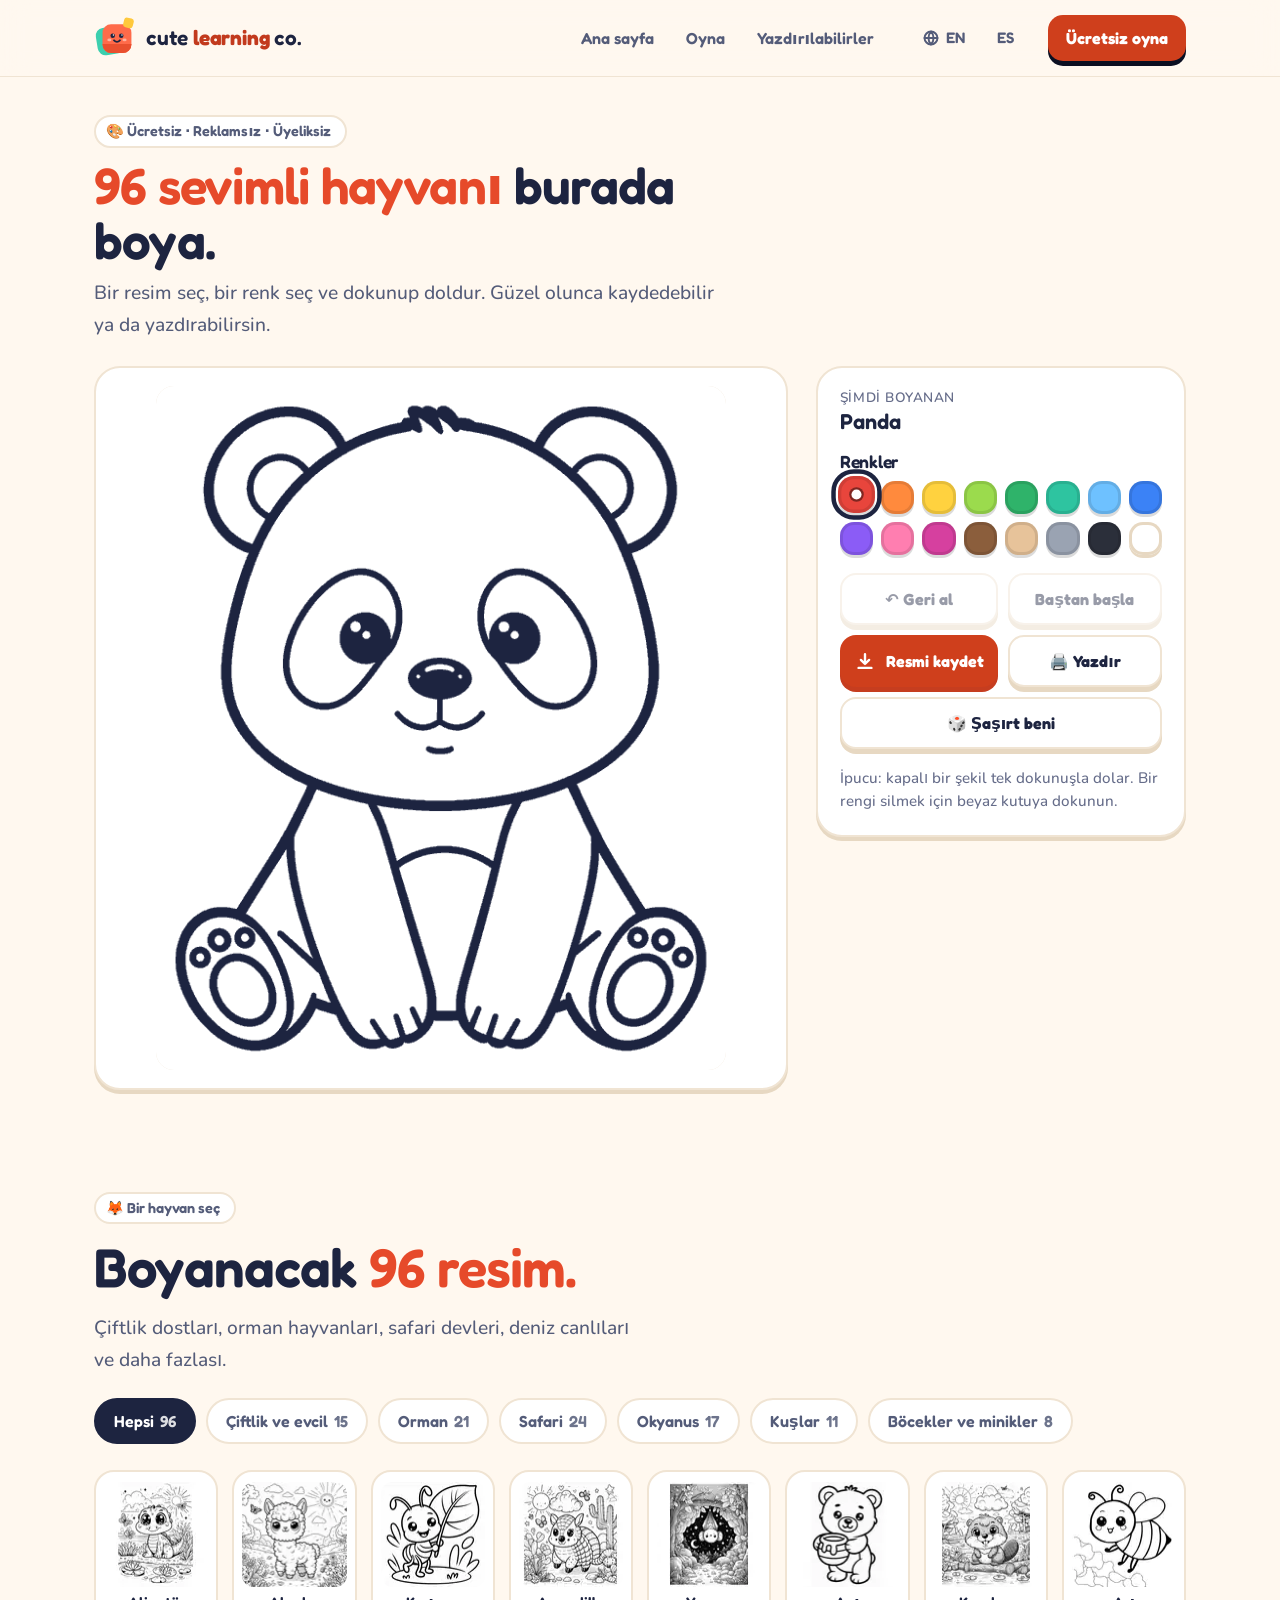
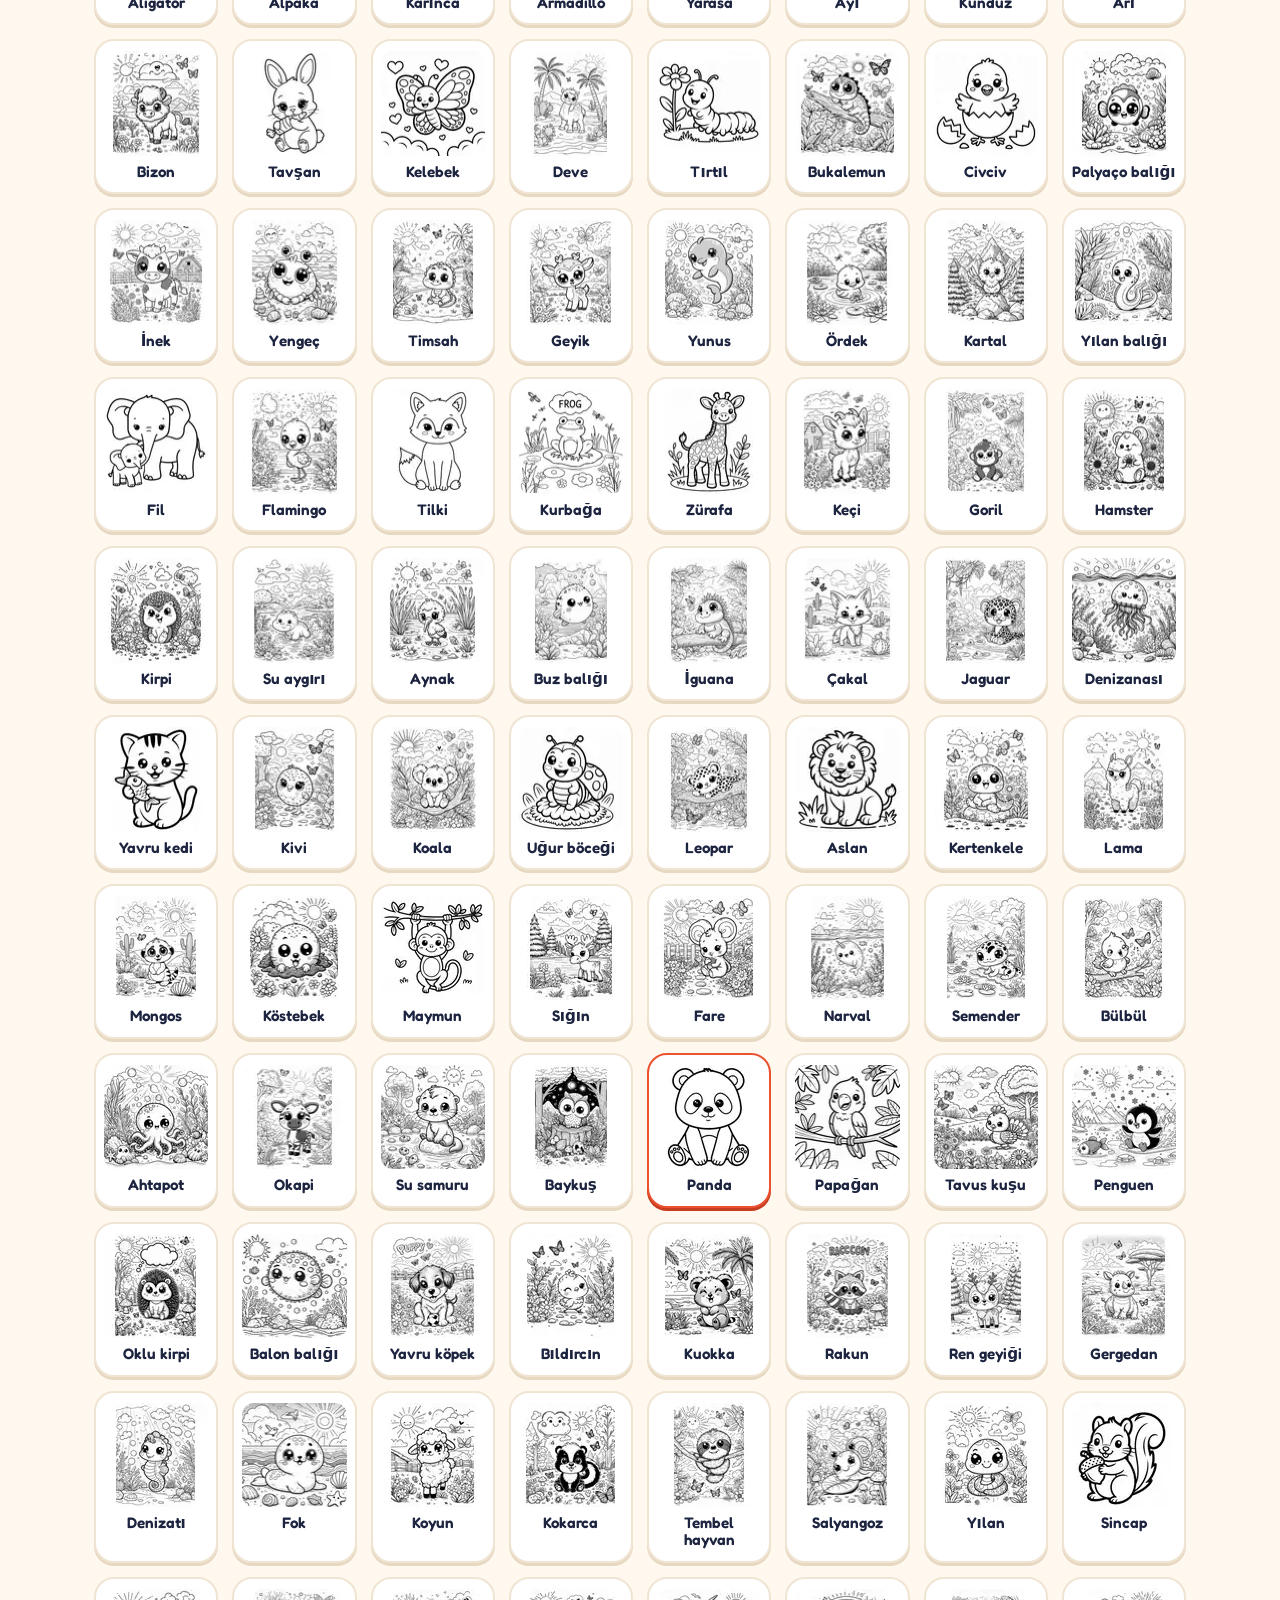
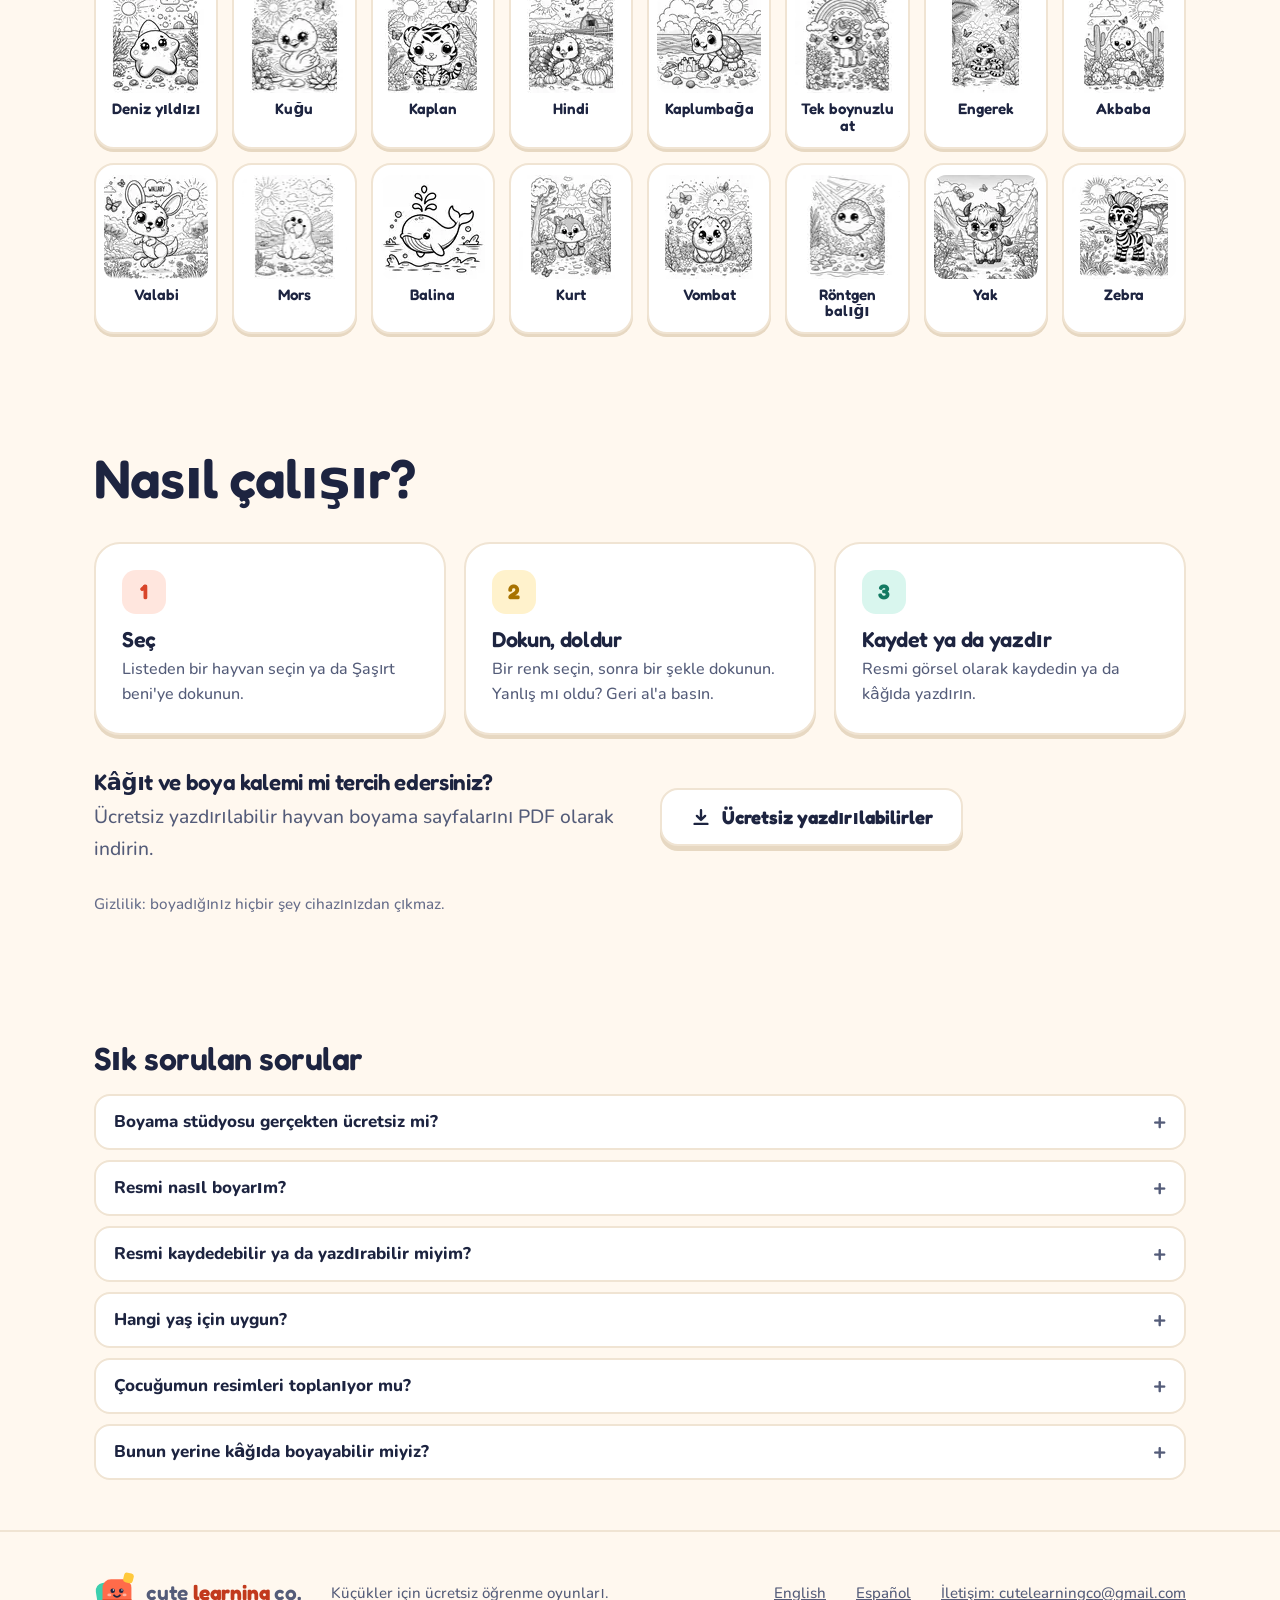
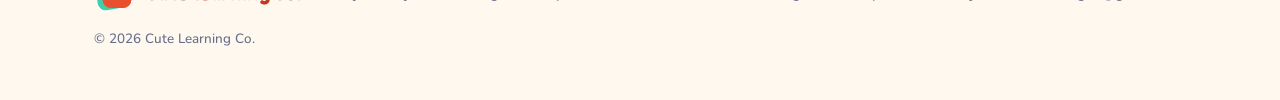
<file: tr/boyama/index.html>
<!doctype html>
<html lang="tr">
<head>
<meta charset="utf-8">
<meta name="viewport" content="width=device-width,initial-scale=1,viewport-fit=cover">
<title>Çocuklar için ücretsiz online boyama: 96 hayvanı boya | Cute Learning Co.</title>
<meta name="description" content="96 sevimli hayvanı ücretsiz online boyayın. Bir şekle dokunarak doldurun, 16 renkten seçin, sonra resmi kaydedin ya da yazdırın. Reklamsız, üyeliksiz.">
<link rel="canonical" href="https://cutelearningco.com/tr/boyama/">
<link rel="alternate" hreflang="en" href="https://cutelearningco.com/color/"><link rel="alternate" hreflang="es" href="https://cutelearningco.com/es/colorear/"><link rel="alternate" hreflang="tr" href="https://cutelearningco.com/tr/boyama/"><link rel="alternate" hreflang="x-default" href="https://cutelearningco.com/color/">
<meta name="theme-color" content="#FFF8EF">
<link rel="icon" href="/favicon.svg" type="image/svg+xml"><link rel="icon" href="/favicon.ico" sizes="32x32"><link rel="apple-touch-icon" href="/apple-touch-icon.png">
<meta property="og:type" content="website"><meta property="og:site_name" content="Cute Learning Co."><meta property="og:locale" content="tr_TR">
<meta property="og:title" content="Çocuklar için ücretsiz online boyama: 96 hayvanı boya | Cute Learning Co."><meta property="og:description" content="96 sevimli hayvanı ücretsiz online boyayın. Bir şekle dokunarak doldurun, 16 renkten seçin, sonra resmi kaydedin ya da yazdırın. Reklamsız, üyeliksiz.">
<meta property="og:url" content="https://cutelearningco.com/tr/boyama/"><meta property="og:image" content="https://cutelearningco.com/color/og.jpg"><meta property="og:image:width" content="1200"><meta property="og:image:height" content="630">
<meta name="twitter:card" content="summary_large_image">
<link rel="preload" href="/assets/fonts/fredoka.woff2" as="font" type="font/woff2" crossorigin>
<link rel="preload" href="/color/thumbs.webp" as="image">
<style>@font-face{font-family:Fredoka;src:url(/assets/fonts/fredoka.woff2) format("woff2");font-weight:400 700;font-display:swap;unicode-range:U+0020-007E,U+00A0,U+00A1,U+00A9,U+00B0,U+00BF,U+00C1,U+00C7,U+00C9,U+00CD,U+00D1,U+00D3,U+00D6,U+00DA,U+00DC,U+00E1,U+00E7,U+00E9,U+00ED,U+00F1,U+00F3,U+00F6,U+00FA,U+00FC,U+2013-201D,U+2022,U+2026,U+00D7,U+2190-2194,U+2713,U+20AC,U+20BA}@font-face{font-family:Fredoka;src:url(/assets/fonts/fredoka-ext.woff2) format("woff2");font-weight:400 700;font-display:swap;unicode-range:U+011E-011F,U+0130-0131,U+015E-015F}@font-face{font-family:Nunito;src:url(/assets/fonts/nunito.woff2) format("woff2");font-weight:400 800;font-display:swap;unicode-range:U+0020-007E,U+00A0,U+00A1,U+00A9,U+00B0,U+00BF,U+00C1,U+00C7,U+00C9,U+00CD,U+00D1,U+00D3,U+00D6,U+00DA,U+00DC,U+00E1,U+00E7,U+00E9,U+00ED,U+00F1,U+00F3,U+00F6,U+00FA,U+00FC,U+2013-201D,U+2022,U+2026,U+00D7,U+2190-2194,U+2713,U+20AC,U+20BA}@font-face{font-family:Nunito;src:url(/assets/fonts/nunito-ext.woff2) format("woff2");font-weight:400 800;font-display:swap;unicode-range:U+011E-011F,U+0130-0131,U+015E-015F}@font-face{font-family:Andika;src:url(/assets/fonts/andika.woff2) format("woff2");font-weight:700;font-display:swap;unicode-range:U+0020-007E,U+00C7,U+00D1,U+00D6,U+00DC,U+00E7,U+00F1,U+00F6,U+00FC}@font-face{font-family:Andika;src:url(/assets/fonts/andika-ext.woff2) format("woff2");font-weight:700;font-display:swap;unicode-range:U+011E-011F,U+0130-0131,U+015E-015F}:root{--cream:#FFF8EF;--cream2:#FFF1E0;--paper:#fff;--ink:#1D2440;--ink2:#545C79;--ink3:#666D8A;--coral-t:#E64A2A;--line:#F0E4D3;--edge:#E7D8C2;--coral:#EC5130;--coral-d:#C63D1F;--sun:#FFC93C;--sun-d:#E0A400;--mint:#2EC4A0;--mint-d:#1A9C7E;--sky:#4DA3FF;--sky-d:#2A7EDC;--lilac:#9A7BFF;--lilac-d:#7556E3;--pink:#FF7EB0;--pink-d:#E0558B;--display:"Fredoka",ui-rounded,"Arial Rounded MT Bold",system-ui,sans-serif;--body:"Nunito",ui-rounded,system-ui,-apple-system,"Segoe UI",sans-serif;--letter:"Andika","Fredoka",ui-rounded,sans-serif;--ease:cubic-bezier(.2,.8,.2,1);--spring:cubic-bezier(.34,1.56,.64,1);--pad:clamp(18px,4.4vw,44px)}.p0{--t:#FFE6DE;--s:#FF6B4A;--d:#D9452A}.p1{--t:#FFF2CC;--s:#FFB800;--d:#A87300}.p2{--t:#D9F6EE;--s:#2EC4A0;--d:#137A62}.p3{--t:#DDEEFF;--s:#4DA3FF;--d:#2A7EDC}.p4{--t:#ECE5FF;--s:#9A7BFF;--d:#7556E3}.p5{--t:#FFE3EF;--s:#FF7EB0;--d:#C2407A}*,*:before,*:after{box-sizing:border-box;margin:0;padding:0}html{scroll-behavior:smooth;-webkit-text-size-adjust:100%;scroll-padding-top:84px}body{font:500 1.06rem/1.65 var(--body);color:var(--ink);background:var(--cream);overflow-x:hidden;-webkit-font-smoothing:antialiased}a{color:inherit}img{display:block}button{font:inherit;color:inherit;background:none;border:0;cursor:pointer}:focus-visible{outline:3px solid var(--sky);outline-offset:3px;border-radius:12px}.skip{position:absolute;left:12px;top:-60px;z-index:100;padding:10px 16px;border-radius:12px;background:var(--ink);color:#fff;text-decoration:none}.skip:focus{top:12px}.wrap{width:100%;max-width:1180px;margin:0 auto;padding:0 var(--pad)}.art{width:1em;height:1em;object-fit:contain;flex:none}.ie{display:inline-block;width:1.2em;height:1.2em;vertical-align:-.25em;margin:0 .05em}h1,h2,h3{font-family:var(--display);font-weight:600;line-height:1.08;letter-spacing:-.015em}h1 em,h2 em{font-style:normal;color:var(--coral-t)}.eyebrow{display:inline-flex;align-items:center;gap:8px;margin-bottom:14px;padding:7px 14px 7px 10px;border-radius:999px;background:var(--paper);border:2px solid var(--line);font:600 .9rem/1 var(--display);color:var(--ink2)}.eyebrow .art{font-size:1.2rem}.h2{font-size:clamp(2.1rem,1.4rem + 2.8vw,3.4rem);max-width:16ch}.lead{max-width:46ch;margin-top:16px;font-size:clamp(1.06rem,1rem + .3vw,1.2rem);color:var(--ink2)}.head{display:grid;grid-template-columns:1.05fr 1fr;gap:28px;align-items:end;margin-bottom:clamp(32px,4vw,52px)}.head .lead{margin:0 0 6px}.sec{padding:clamp(80px,10vw,136px) 0}.btn{--c:var(--coral);--cd:var(--coral-d);white-space:nowrap;display:inline-flex;align-items:center;justify-content:center;gap:10px;min-height:58px;padding:0 28px;border-radius:18px;background:var(--c);color:#fff;font:700 1.17rem/1 var(--display);text-decoration:none;box-shadow:0 5px 0 var(--cd);transition:transform .12s var(--ease),box-shadow .12s var(--ease),filter .2s}.btn:hover{filter:brightness(1.05)}.btn:active{transform:translateY(4px);box-shadow:0 1px 0 var(--cd)}.btn svg{width:22px;height:22px}.btn--soft{--c:var(--paper);--cd:var(--edge);color:var(--ink);border:2px solid var(--line)}.btn--sm{--c:var(--ink);--cd:#0B0F22;min-height:46px;padding:0 18px;font-size:1rem;border-radius:15px}.card{background:var(--paper);border:2px solid var(--line);border-radius:26px;box-shadow:0 4px 0 var(--edge)}.nav{position:fixed;inset:0 0 auto;z-index:50;transition:background .3s,box-shadow .3s}.nav.solid{background:color-mix(in srgb,var(--cream) 88%,transparent);backdrop-filter:blur(14px);-webkit-backdrop-filter:blur(14px);box-shadow:0 1px 0 var(--line)}.nav .wrap{display:flex;align-items:center;gap:22px;height:76px}.logo{display:flex;align-items:center;gap:10px;margin-right:auto;text-decoration:none;font:600 1.3rem/1 var(--display);letter-spacing:-.01em;white-space:nowrap}.logo svg{width:42px;height:42px}.logo b{color:var(--coral-t);font-weight:700}.links{display:flex;gap:4px}.links a{white-space:nowrap;padding:10px 14px;border-radius:12px;text-decoration:none;font:600 1rem/1 var(--display);color:var(--ink2);transition:background .2s,color .2s}.links a:hover{background:var(--paper);color:var(--ink)}.lang{display:inline-flex;align-items:center;gap:6px;padding:10px 12px;border-radius:12px;text-decoration:none;font:600 .95rem/1 var(--display);color:var(--ink2)}.lang svg{width:18px;height:18px}.lang:hover{background:var(--paper)}.burger{display:none;width:46px;height:46px;border-radius:14px;background:var(--paper);border:2px solid var(--line)}.burger span{display:block;width:20px;height:2.5px;margin:4px auto;border-radius:2px;background:var(--ink);transition:transform .3s}.mnav{display:none}.hero{position:relative;padding:clamp(120px,15vw,170px) 0 clamp(70px,9vw,120px);overflow:hidden}.hero:before{content:"";position:absolute;top:0;right:0;bottom:0;left:0;z-index:-1;background:radial-gradient(60% 55% at 85% 30%,#FFE1C9 0%,transparent 70%),radial-gradient(40% 40% at 8% 90%,#DDF3EC 0%,transparent 70%),radial-gradient(circle at 1px 1px,rgba(29,36,64,.07) 1px,transparent 0) 0 0/26px 26px}.hero .wrap{display:grid;grid-template-columns:1.05fr .95fr;gap:clamp(30px,5vw,70px);align-items:center}.hero h1{font-size:clamp(2.7rem,1.6rem + 4.6vw,5.1rem);max-width:12ch}.hero h1 em{display:block;position:relative;width:fit-content}.hero h1 em:after{content:"";position:absolute;left:0;right:0;bottom:.02em;z-index:-1;height:.28em;border-radius:99px;background:#ffe08a}.hero .lead{margin-top:22px}.ctas{display:flex;flex-wrap:wrap;gap:14px;margin-top:32px}.trust{display:flex;flex-wrap:wrap;gap:10px 22px;margin-top:28px;font:600 1rem/1 var(--display);color:var(--ink2)}.trust span{display:flex;align-items:center;gap:8px}.trust .art{font-size:1.4rem}.hv{position:relative;aspect-ratio:1/1.02;max-width:540px;width:100%;justify-self:center}.hv__card{position:absolute;left:10%;top:9%;width:78%;padding:18px;transform:rotate(-3deg);box-shadow:0 30px 60px -30px #1d244059,0 5px 0 var(--edge);animation:hvin 1s var(--spring) both}@keyframes hvin{0%{opacity:0;transform:rotate(-8deg) translateY(30px) scale(.94)}}.hv__top{position:relative;display:flex;align-items:center;justify-content:space-between;padding:18px 20px;border-radius:22px;background:var(--t);overflow:hidden}.hv__top b{font:700 clamp(4.4rem,9vw,6.6rem)/.9 var(--letter);color:var(--d)}.hv__top b span{font-size:.72em;opacity:.75;margin-left:6px}.hv__top .art{font-size:clamp(5rem,10vw,7.4rem);animation:bob 5s ease-in-out infinite}@keyframes bob{50%{transform:translateY(-10px) rotate(-3deg)}}.hv__words{display:grid;grid-template-columns:repeat(3,1fr);gap:10px;margin-top:12px}.hv__words div{display:flex;flex-direction:column;align-items:center;gap:6px;padding:12px 6px;border-radius:18px;background:var(--cream);text-align:center}.hv__words .art{font-size:2.2rem}.hv__words small{font:700 .62rem/1 var(--display);letter-spacing:.08em;text-transform:uppercase;color:var(--ink3)}.hv__words b{font:600 .95rem/1.1 var(--display)}.hv__btn{display:flex;align-items:center;justify-content:center;gap:8px;margin-top:12px;height:50px;border-radius:16px;background:var(--coral);box-shadow:0 4px 0 var(--coral-d);color:#fff;font:600 1.05rem/1 var(--display)}.hv__btn svg{width:22px;height:22px}.hv__ok{position:absolute;right:0;bottom:6%;display:flex;align-items:center;gap:10px;padding:12px 18px 12px 12px;transform:rotate(4deg);font:600 1.1rem/1 var(--display);animation:hvin 1s .25s var(--spring) both}.hv__ok .art{font-size:1.7rem}.blk{position:absolute;display:grid;place-items:center;width:clamp(48px,6vw,66px);aspect-ratio:1;border-radius:18px;background:var(--c);color:#fff;font:700 clamp(1.6rem,2.6vw,2.2rem)/1 var(--letter);box-shadow:0 5px #00000024;animation:float 6s ease-in-out infinite}@keyframes float{50%{transform:translateY(-12px) rotate(var(--r,6deg))}}.stk{position:absolute;font-size:clamp(2.6rem,4.6vw,3.6rem);animation:float 7s ease-in-out infinite;filter:drop-shadow(0 6px 0 rgba(0,0,0,.06))}.games{display:grid;grid-template-columns:repeat(3,1fr);gap:18px}.game{position:relative;padding:26px 24px 24px;overflow:hidden;transition:transform .25s var(--ease),box-shadow .25s}.game:hover{transform:translateY(-4px);box-shadow:0 18px 36px -22px #1d24404d,0 4px 0 var(--edge)}.game .ic{display:grid;place-items:center;width:76px;height:76px;margin-bottom:18px;border-radius:24px;background:var(--t)}.game .ic .art{font-size:2.8rem}.game h3{font-size:1.4rem}.game p{margin-top:8px;color:var(--ink2);font-size:1rem;line-height:1.55}.game:after{content:"";position:absolute;right:-50px;top:-50px;width:140px;height:140px;border-radius:50%;background:var(--t);opacity:.55;z-index:0}.game>*{position:relative;z-index:1}.try{background:linear-gradient(180deg,var(--cream),#FFF3E4)}.abc{display:grid;grid-template-columns:repeat(var(--cols,13),1fr);gap:8px;padding:4px 0 14px}.abc button{width:auto!important}.abc button{flex:none;display:grid;place-items:center;width:54px;height:58px;border-radius:16px;background:var(--t);font:700 1.6rem/1 var(--letter);color:var(--d);scroll-snap-align:start;transition:transform .2s var(--spring),box-shadow .2s}.abc button:hover{transform:translateY(-3px)}.abc button[aria-pressed=true]{background:var(--d);color:#fff;box-shadow:0 5px color-mix(in srgb,var(--d) 70%,#000);transform:translateY(-3px)}.abc button.p1[aria-pressed=true]{background:var(--sun);color:#3d2c00}.lw{display:grid;grid-template-columns:.9fr 1.1fr;gap:18px;margin-top:10px}.lw__big{position:relative;display:flex;flex-direction:column;justify-content:space-between;min-height:420px;padding:28px;border-radius:30px;background:var(--t);overflow:hidden;box-shadow:0 6px color-mix(in srgb,var(--s) 40%,transparent)}.lw__big:before{content:"";position:absolute;right:-70px;bottom:-90px;width:300px;height:300px;border-radius:50%;background:var(--s);opacity:.13}.lw__big b{position:relative;font:700 clamp(7rem,14vw,11rem)/.85 var(--letter);color:var(--d)}.lw__big b span{font-size:.7em;opacity:.72;margin-left:8px}.lw__big .art{position:absolute;right:24px;top:28px;font-size:clamp(6rem,11vw,9rem);animation:bob 5s ease-in-out infinite}.lw__big .btn{position:relative;align-self:flex-start;--c:var(--d);--cd:color-mix(in srgb,var(--d) 70%,#000)}.lw__big.p1 .btn{--c:var(--sun);--cd:var(--sun-d);color:#3d2c00}.lw__side{display:flex;flex-direction:column;gap:14px}.lw__words{display:grid;grid-template-columns:1fr 1fr;gap:12px}.lw__words div{display:flex;align-items:center;gap:12px;padding:14px}.lw__words .art{font-size:2.6rem}.lw__words small,.lw__ph small{display:block;font:700 .7rem/1 var(--display);letter-spacing:.08em;text-transform:uppercase;color:var(--ink3)}.lw__words b{display:block;margin-top:4px;font:600 1.15rem/1.15 var(--display)}.lw__ph{display:flex;align-items:center;gap:14px;padding:14px 16px}.lw__ph strong{display:grid;place-items:center;width:58px;height:58px;flex:none;border-radius:18px;background:var(--cream2);font:700 1.5rem/1 var(--letter)}.lw__ph b{display:block;margin-top:4px;font:600 1.1rem/1.2 var(--display)}.lw__ph p{font-size:.92rem;color:var(--ink2);line-height:1.4}.lw__story{padding:18px 20px;flex:1}.lw__story p{margin-top:6px;font-size:1.04rem;line-height:1.6}.lw__go{align-self:flex-start}.pts{display:grid;grid-template-columns:repeat(3,1fr);gap:18px}.pt{display:flex;flex-direction:column;overflow:hidden;transition:transform .25s var(--ease),box-shadow .25s}.pt:hover{transform:translateY(-4px);box-shadow:0 18px 36px -22px #1d24404d,0 4px 0 var(--edge)}.pt__img{height:250px;padding:28px 34px 0;overflow:hidden;background:var(--t)}.pt:nth-child(1) .pt__img{--t:#FFF2CC}.pt:nth-child(2) .pt__img{--t:#DDEEFF}.pt:nth-child(3) .pt__img{--t:#D9F6EE}.pt:nth-child(4) .pt__img{--t:#FFE3DC}.pt:nth-child(5) .pt__img{--t:#EADFFF}.pt:nth-child(6) .pt__img{--t:#FFF2CC}.pt__img img{display:block;width:100%;height:auto;border-radius:10px 10px 0 0;box-shadow:0 12px 30px -12px #1d244061;transform:rotate(-2deg);transform-origin:50% 100%;transition:transform .35s var(--spring)}.pt:hover .pt__img img{transform:rotate(0) translateY(-6px)}.pt__txt{display:flex;flex-direction:column;gap:8px;flex:1;padding:22px 24px 24px}.pt__txt h3{font-size:1.3rem}.pt__txt p{color:var(--ink2);font-size:.98rem;line-height:1.55}.pt__meta{margin:2px 0 10px;font:600 .88rem/1 var(--display);color:var(--ink3)}.pt__txt .btn{margin-top:auto;align-self:flex-start}.pt__note{margin-top:20px;text-align:center;font-size:.92rem;color:var(--ink3)}.feats{display:grid;grid-template-columns:repeat(3,1fr);gap:18px}.feat{padding:24px}.feat .art{font-size:2.6rem;margin-bottom:14px}.feat h3{font-size:1.25rem}.feat p{margin-top:6px;font-size:.98rem;color:var(--ink2);line-height:1.55}.priv{margin-top:clamp(60px,8vw,96px);padding:clamp(30px,5vw,54px);border-radius:34px;background:var(--ink);color:#fff;display:grid;grid-template-columns:.8fr 2fr;gap:30px;align-items:center;box-shadow:0 8px #0e1226}.priv h3{font-size:clamp(1.8rem,1.3rem + 1.8vw,2.6rem)}.priv ul{list-style:none;display:grid;grid-template-columns:repeat(3,1fr);gap:20px}.priv li .art{font-size:2.2rem;margin-bottom:10px}.priv li b{display:block;font:600 1.12rem/1.25 var(--display)}.priv li span{display:block;margin-top:6px;font-size:.95rem;line-height:1.5;color:#ffffffb8}.faq .wrap{display:grid;grid-template-columns:.8fr 1.2fr;gap:clamp(30px,5vw,80px)}.faq details{border-bottom:2px solid var(--line)}.faq summary{display:flex;align-items:center;justify-content:space-between;gap:18px;padding:22px 0;cursor:pointer;list-style:none;font:600 1.18rem/1.3 var(--display)}.faq summary::-webkit-details-marker{display:none}.faq summary i{display:grid;place-items:center;width:36px;height:36px;flex:none;border-radius:12px;background:var(--paper);border:2px solid var(--line);font-style:normal;font-size:1.3rem;transition:transform .3s var(--spring)}.faq details[open] summary i{transform:rotate(45deg);background:var(--sun);border-color:var(--sun)}.faq details p{padding:0 50px 22px 0;color:var(--ink2)}@supports (interpolate-size:allow-keywords){.faq{interpolate-size:allow-keywords}.faq details::details-content{height:0;overflow:clip;transition:height .4s var(--ease),content-visibility .4s allow-discrete}.faq details[open]::details-content{height:auto}}.end{padding:0 0 clamp(80px,10vw,120px)}.end__box{position:relative;display:grid;grid-template-columns:auto 1fr auto;align-items:center;gap:30px;padding:clamp(30px,5vw,56px);border-radius:36px;background:var(--ink);color:#fff;overflow:hidden;box-shadow:0 8px #0b0f22}.end__box:before{content:"";position:absolute;right:-80px;top:-80px;width:300px;height:300px;border-radius:50%;background:#ffffff0b}.end__box>svg{width:clamp(90px,12vw,130px);height:auto;filter:drop-shadow(0 8px 0 rgba(0,0,0,.12))}.end h2{font-size:clamp(2.2rem,1.6rem + 2.6vw,3.6rem)}.end h2 em{color:#ffe08a}.end p{margin-top:8px;font-size:1.12rem;color:#ffffffd1}.end .btn{position:relative}.foot{padding:40px 0 50px;border-top:2px solid var(--line);font-size:.94rem;color:var(--ink2)}.foot .wrap{display:flex;flex-wrap:wrap;align-items:center;gap:14px 30px}.foot .logo{margin-right:0}.foot p{margin-right:auto}.foot a{color:var(--ink2)}.foot small{display:block;width:100%;font-size:.84rem;color:var(--ink3)}.consent{position:fixed;right:16px;bottom:16px;z-index:60;display:flex;flex-direction:column;gap:14px;width:min(420px,calc(100vw - 32px));padding:18px;transform:translateY(140%);transition:transform .5s var(--spring)}.consent.show{transform:none}.consent p{font-size:.95rem;line-height:1.5;color:var(--ink2)}.consent div{display:flex;gap:10px}.consent .btn{flex:1;min-height:48px;font-size:1rem;padding:0 12px}.consent #cYes{--c:var(--ink);--cd:#0B0F22}.js [data-r]{opacity:0;translate:0 26px;transition:opacity .9s var(--ease) var(--d,0s),translate 1s var(--ease) var(--d,0s)}.js [data-r].in{opacity:1;translate:none}@media (max-width:1100px){.links,.nav .lang,.nav .btn{display:none}.burger{display:block}.mnav{position:fixed;inset:76px 0 auto;z-index:49;display:flex;flex-direction:column;gap:4px;padding:14px var(--pad) 22px;background:var(--cream);box-shadow:0 20px 30px -20px #0003;transform:translateY(-12px);opacity:0;visibility:hidden;transition:all .3s var(--ease)}.mnav.open{transform:none;opacity:1;visibility:visible}.mnav a{padding:14px 6px;border-bottom:2px solid var(--line);text-decoration:none;font:600 1.2rem/1 var(--display)}.mnav .btn{margin-top:14px;border-bottom:0}}@media (max-width:980px){.hero .wrap,.head,.lw,.faq .wrap,.priv{grid-template-columns:1fr}.hv{max-width:460px}.games,.feats{grid-template-columns:1fr 1fr}.games>.game:last-child:nth-child(odd){grid-column:1/-1}.pts{grid-template-columns:1fr}.pt{flex-direction:row}.pt__img{flex:none;width:38%;height:250px;padding:24px 22px 0}.abc{display:flex;overflow-x:auto;padding:4px 4px 14px;margin:0 -4px;scroll-snap-type:x proximity}.abc button{width:54px!important}.priv ul{grid-template-columns:1fr}.end__box{grid-template-columns:1fr;text-align:left}}@media (max-width:600px){.games,.feats,.lw__words{grid-template-columns:1fr}.pt{flex-direction:column}.pt__img{width:auto;height:210px;padding:22px 40px 0}.hero{padding-top:108px}.ctas .btn{width:100%}.lw__big{min-height:330px}.faq details p{padding-right:0}.logo span{font-size:1.2rem}}@media (prefers-reduced-motion:reduce){*,*:before,*:after{animation:none!important;transition:none!important;scroll-behavior:auto!important}.js [data-r]{opacity:1;translate:none}}.cs{padding:clamp(40px,6vw,80px) 0}.cs__box{display:grid;grid-template-columns:1.05fr 1fr;gap:clamp(24px,4vw,56px);align-items:center;padding:clamp(28px,4vw,56px);border-radius:36px;background:linear-gradient(135deg,#fff2cc,#ffe3ef 55%,#def);border:2px solid var(--line);box-shadow:0 6px 0 var(--edge)}.cs__chips{display:flex;flex-wrap:wrap;gap:8px;margin:20px 0 26px}.cs__chips span{padding:7px 14px;border-radius:999px;background:#ffffffbf;font:600 .92rem/1 var(--display);color:var(--ink2)}.cs__pics{position:relative;height:clamp(250px,30vw,370px)}.cs__pics img{position:absolute;height:auto;border:6px solid #fff;border-radius:22px;background:#fff;box-shadow:0 14px 30px #1d244029}.cs__pics img:nth-child(1){left:0;top:16%;width:33%;rotate:-7deg}.cs__pics img:nth-child(2){left:30%;top:0;width:40%;rotate:3deg;z-index:2}.cs__pics img:nth-child(3){right:0;top:24%;width:38%;rotate:8deg}@media (max-width:900px){.cs__box{grid-template-columns:1fr}.cs__pics{height:min(64vw,300px)}}.lns{padding-top:clamp(24px,4vw,56px)}.lcards{display:grid;grid-template-columns:repeat(3,1fr);gap:18px}.lcard{display:flex;flex-direction:column;align-items:flex-start;gap:6px;padding:26px 24px 24px;text-decoration:none;transition:transform .25s var(--ease),box-shadow .25s}.lcard:hover{transform:translateY(-4px);box-shadow:0 18px 36px -22px #1d24404d,0 4px 0 var(--edge)}.lcard>.art{font-size:3rem;margin-bottom:8px}.lcard h3{font-size:1.5rem}.lcard p{color:var(--ink2);font-size:1rem;line-height:1.55;margin-bottom:14px}.lcard .btn{margin-top:auto;min-height:50px;padding:0 22px;font-size:1rem;pointer-events:none}.lchips{display:flex;flex-wrap:wrap;gap:10px;margin:0 0 18px}.lchip{display:inline-flex;align-items:center;gap:9px;min-height:48px;padding:0 18px 0 14px;border-radius:999px;background:var(--paper);border:2px solid var(--line);font:600 1rem/1 var(--display);color:var(--ink2);transition:background .2s,border-color .2s,color .2s}.lchip .art{font-size:1.5rem}.lchip:hover{border-color:var(--edge);color:var(--ink)}.lchip[aria-pressed=true]{background:var(--ink);border-color:var(--ink);color:#fff}.nav .lang+.lang{margin-left:-14px}@media (max-width:980px){.lcards{grid-template-columns:1fr}}.chead{padding:clamp(100px,9vw,118px) 0 clamp(16px,2vw,24px)}.chead h1{font-size:clamp(2rem,1.3rem + 2.6vw,3.2rem);max-width:24ch}.chead .lead{max-width:52ch;margin-top:10px}.chead .eyebrow{margin-bottom:10px}.studio{display:grid;grid-template-columns:minmax(0,1.5fr) minmax(300px,.8fr);gap:clamp(16px,2.4vw,28px);align-items:start}.stage{position:relative;padding:clamp(10px,1.6vw,18px);background:var(--paper)}.cv{--mh:min(76vh,780px);position:relative;width:min(100%,calc(var(--mh)*var(--ar,1)));aspect-ratio:var(--ar,1);margin:0 auto;border-radius:18px;overflow:hidden;background:#fff;box-shadow:inset 0 0 0 2px var(--line);touch-action:manipulation}.cv canvas{position:absolute;top:0;right:0;bottom:0;left:0;width:100%;height:100%;display:block}.cv #lc{cursor:crosshair}.cv.load:after{content:"";position:absolute;top:0;right:0;bottom:0;left:0;background:#fff url(data:image/svg+xml,%3Csvg%20xmlns%3D%27http%3A%2F%2Fwww.w3.org%2F2000%2Fsvg%27%20viewBox%3D%270%200%2048%2048%27%3E%3Ccircle%20cx%3D%2724%27%20cy%3D%2724%27%20r%3D%2716%27%20fill%3D%27none%27%20stroke%3D%27%23FF6B4A%27%20stroke-width%3D%276%27%20stroke-linecap%3D%27round%27%20stroke-dasharray%3D%2740%2070%27%3E%3CanimateTransform%20attributeName%3D%27transform%27%20type%3D%27rotate%27%20from%3D%270%2024%2024%27%20to%3D%27360%2024%2024%27%20dur%3D%270.9s%27%20repeatCount%3D%27indefinite%27%2F%3E%3C%2Fcircle%3E%3C%2Fsvg%3E) center/56px no-repeat}.stage .say{position:absolute;left:50%;bottom:22px;translate:-50% 12px;opacity:0;padding:8px 18px;border-radius:999px;background:var(--ink);color:#fff;font:600 1.05rem/1 var(--display);pointer-events:none;transition:opacity .25s,translate .25s var(--spring);white-space:nowrap}.stage .say.on{opacity:1;translate:-50% 0}.panel{display:flex;flex-direction:column;gap:18px;padding:clamp(16px,2vw,22px)}.palbox h2{font:600 1.1rem/1.1 var(--display);margin-bottom:10px}.panel .cur{display:flex;align-items:center;gap:12px;font:600 1.35rem/1.1 var(--display)}.panel .cur small{display:block;font:600 .85rem/1.2 var(--body);color:var(--ink3);letter-spacing:.04em;text-transform:uppercase;margin-bottom:4px}.pal{display:grid;grid-template-columns:repeat(8,1fr);gap:8px}.pal button{position:relative;aspect-ratio:1;border-radius:14px;background:var(--c);box-shadow:inset 0 0 0 3px #0000001a,0 3px #00000024;transition:transform .15s var(--spring)}.pal button[data-c="#FFFFFF"]{box-shadow:inset 0 0 0 3px var(--edge),0 3px 0 var(--edge)}.pal button:hover{transform:translateY(-2px) scale(1.06)}.pal button[aria-pressed=true]{transform:translateY(-3px) scale(1.12);outline:4px solid var(--ink);outline-offset:2px;z-index:1}.pal button[aria-pressed=true]:after{content:"";position:absolute;top:0;right:0;bottom:0;left:0;margin:auto;width:28%;height:28%;border-radius:50%;background:#fff;box-shadow:0 0 0 2px #00000073}.tools{display:grid;grid-template-columns:1fr 1fr;gap:10px}.tools .btn{min-height:52px;padding:0 14px;font-size:1rem;border-radius:16px}.tools .btn--wide{grid-column:1/-1}.tools .btn:disabled{opacity:.45;pointer-events:none}.tip{font-size:.95rem;color:var(--ink3);line-height:1.5}.pick{padding:clamp(60px,8vw,104px) 0 0}.chips{display:flex;flex-wrap:wrap;gap:10px;margin:22px 0 26px}.chips button{min-height:46px;padding:0 18px;border-radius:999px;background:var(--paper);border:2px solid var(--line);font:600 1rem/1 var(--display);color:var(--ink2);transition:background .15s,color .15s,transform .15s var(--spring)}.chips button:hover{transform:translateY(-2px)}.chips button[aria-pressed=true]{background:var(--ink);border-color:var(--ink);color:#fff}.chips b{font-weight:600;opacity:.6;margin-left:6px}.grid{display:grid;grid-template-columns:repeat(auto-fill,minmax(112px,1fr));gap:14px}.grid button{display:flex;flex-direction:column;align-items:center;gap:8px;padding:10px 8px 12px;border-radius:20px;background:var(--paper);border:2px solid var(--line);box-shadow:0 3px 0 var(--edge);font:600 .95rem/1.1 var(--display);transition:transform .15s var(--spring)}.grid button:hover{transform:translateY(-3px)}.grid button[aria-pressed=true]{border-color:var(--coral);box-shadow:0 3px 0 var(--coral-d)}.grid i{display:block;width:100%;aspect-ratio:1;border-radius:12px;background-color:#fff;background-image:var(--sp);background-repeat:no-repeat}.how{padding:clamp(72px,9vw,120px) 0}.steps{display:grid;grid-template-columns:repeat(3,1fr);gap:18px;margin-top:34px}.step{padding:26px}.step b{display:grid;place-items:center;width:44px;height:44px;border-radius:14px;background:var(--t);color:var(--d);font:700 1.3rem/1 var(--display);margin-bottom:14px}.step h3{font-size:1.35rem;margin-bottom:6px}.step p{color:var(--ink2);font-size:1rem;line-height:1.55}.cta2{margin-top:34px;display:flex;flex-wrap:wrap;gap:14px;align-items:center}.psheet{display:none}@media (max-width:900px){.studio{grid-template-columns:1fr}.pal{grid-template-columns:repeat(8,1fr)}.cv{--mh:2400px}.steps{grid-template-columns:1fr}}@media (max-width:900px){.palbox{position:fixed;left:0;right:0;bottom:0;z-index:40;padding:10px 14px calc(10px + env(safe-area-inset-bottom));background:color-mix(in srgb,var(--cream) 94%,transparent);backdrop-filter:blur(12px);-webkit-backdrop-filter:blur(12px);border-top:2px solid var(--line)}.palbox h2{display:none}.pal{gap:6px}body{padding-bottom:calc(112px + env(safe-area-inset-bottom))}.stage .say{bottom:16px}}@media (max-width:480px){.grid{grid-template-columns:repeat(3,1fr);gap:10px}.grid button{font-size:.82rem;padding:8px 4px 10px}}@media print{body>*:not(.psheet){display:none!important}.psheet{display:flex!important;flex-direction:column;align-items:center;justify-content:center;gap:10px;height:100vh;background:#fff}.psheet img{max-width:94%;max-height:90vh;object-fit:contain}.psheet p{font:600 12px Arial,sans-serif;color:#777}}@media (prefers-reduced-motion:reduce){.stage .say,.pal button,.grid button,.chips button{transition:none}}@media (max-width:1100px){.nav .lang,.nav .btn{display:inline-flex}.nav .wrap{gap:10px}.nav .lang{margin-left:auto}}@media (max-width:420px){.nav .logo span{font-size:.95rem}.nav .btn--sm{padding:0 12px}}@media (max-width:900px){.cv{--mh:max(320px, calc(100svh - 270px) )}}.chips b{opacity:.85}.logo b{color:#C23A1D}.btn:not(.btn--soft){background:#CF3F1C}.seo-faq{padding:10px 0 40px}.seo-faq h2{font:600 clamp(1.5rem,4vw,2rem)/1.15 Fredoka,system-ui,sans-serif;margin:0 0 16px}.seo-faq details{background:#fff;border:2px solid var(--line);border-radius:16px;margin:0 0 10px;padding:0 18px}.seo-faq summary{cursor:pointer;min-height:52px;display:flex;align-items:center;font-weight:800;list-style:none}.seo-faq summary::-webkit-details-marker{display:none}.seo-faq summary::after{content:'+';margin-left:auto;font-size:1.4rem;color:var(--ink2)}.seo-faq details[open] summary::after{content:'\2212'}.seo-faq p{margin:0 0 16px;color:var(--ink2)}</style>
<script type="application/ld+json">{"@context": "https://schema.org", "@graph": [{"@type": "Organization", "@id": "https://cutelearningco.com/#org", "name": "Cute Learning Co.", "url": "https://cutelearningco.com/", "logo": {"@type": "ImageObject", "url": "https://cutelearningco.com/icon-512.png", "width": 512, "height": 512}, "description": "Free learning games, coloring and printable worksheets for young children. No ads, no sign-up.", "email": "cutelearningco@gmail.com", "sameAs": ["https://www.instagram.com/cutelearningco/", "https://www.tiktok.com/@cutelearningco", "https://x.com/cutelearningco", "https://www.pinterest.com/cutelearningco/"], "knowsLanguage": ["en", "es", "tr"], "contactPoint": {"@type": "ContactPoint", "contactType": "customer support", "email": "cutelearningco@gmail.com", "availableLanguage": ["English", "Spanish", "Turkish"]}}, {"@type": "WebSite", "@id": "https://cutelearningco.com/#site", "url": "https://cutelearningco.com/", "name": "Cute Learning Co.", "publisher": {"@id": "https://cutelearningco.com/#org"}, "inLanguage": ["en", "es", "tr"]}, {"@type": "WebApplication", "@id": "https://cutelearningco.com/tr/boyama/#app", "name": "Çocuklar için ücretsiz online boyama", "url": "https://cutelearningco.com/tr/boyama/", "applicationCategory": "EducationalApplication", "operatingSystem": "Any (web browser)", "inLanguage": "tr", "isAccessibleForFree": true, "offers": {"@type": "Offer", "price": "0", "priceCurrency": "USD"}, "audience": {"@type": "PeopleAudience", "suggestedMinAge": 3, "suggestedMaxAge": 8}, "publisher": {"@id": "https://cutelearningco.com/#org"}, "description": "96 sevimli hayvanı ücretsiz online boyayın. Bir şekle dokunarak doldurun, 16 renkten seçin, sonra resmi kaydedin ya da yazdırın. Reklamsız, üyeliksiz.", "image": "https://cutelearningco.com/color/og.jpg", "featureList": ["96 hayvan resmi", "16 renk", "Görsel olarak kaydet", "Yazdır"]}, {"@type": "WebPage", "@id": "https://cutelearningco.com/tr/boyama/#page", "url": "https://cutelearningco.com/tr/boyama/", "name": "Çocuklar için ücretsiz online boyama: 96 hayvanı boya | Cute Learning Co.", "description": "96 sevimli hayvanı ücretsiz online boyayın. Bir şekle dokunarak doldurun, 16 renkten seçin, sonra resmi kaydedin ya da yazdırın. Reklamsız, üyeliksiz.", "inLanguage": "tr", "isPartOf": {"@id": "https://cutelearningco.com/#site"}, "mainEntity": {"@id": "https://cutelearningco.com/tr/boyama/#app"}, "dateModified": "2026-11-08", "breadcrumb": {"@id": "https://cutelearningco.com/tr/boyama/#bc"}}, {"@type": "BreadcrumbList", "itemListElement": [{"@type": "ListItem", "position": 1, "name": "Cute Learning Co.", "item": "https://cutelearningco.com/tr/"}, {"@type": "ListItem", "position": 2, "name": "Boyama stüdyosu", "item": "https://cutelearningco.com/tr/boyama/"}], "@id": "https://cutelearningco.com/tr/boyama/#bc"}, {"@type": "FAQPage", "mainEntity": [{"@type": "Question", "name": "Boyama stüdyosu gerçekten ücretsiz mi?", "acceptedAnswer": {"@type": "Answer", "text": "Evet. Ücretsizdir; reklam, üyelik ya da satın alma yoktur."}}, {"@type": "Question", "name": "Resmi nasıl boyarım?", "acceptedAnswer": {"@type": "Answer", "text": "Bir hayvan seçin, 16 renkten birini seçin, sonra bir şekle dokunarak doldurun. Hata olursa Geri al’ı kullanın."}}, {"@type": "Question", "name": "Resmi kaydedebilir ya da yazdırabilir miyim?", "acceptedAnswer": {"@type": "Answer", "text": "Evet. Resmi kaydet ile boyadığınız resmi görsel olarak indirebilir, Yazdır ile yazdırabilirsiniz."}}, {"@type": "Question", "name": "Hangi yaş için uygun?", "acceptedAnswer": {"@type": "Answer", "text": "Yaklaşık 3–8 yaş çocuklar için tasarlandı; şekiller büyük ve dokunması kolay."}}, {"@type": "Question", "name": "Çocuğumun resimleri toplanıyor mu?", "acceptedAnswer": {"@type": "Answer", "text": "Hayır. Boyadığınız her şey cihazınızda kalır, hiçbir şey yüklenmez."}}, {"@type": "Question", "name": "Bunun yerine kâğıda boyayabilir miyiz?", "acceptedAnswer": {"@type": "Answer", "text": "Evet. Aynı hayvanlar ana sayfada PDF olarak ücretsiz yazdırılabilir boyama sayfaları halinde de var."}}]}]}</script>
<meta name="twitter:title" content="Çocuklar için ücretsiz online boyama: 96 hayvanı boya | Cute Learning Co."><meta name="twitter:description" content="96 sevimli hayvanı ücretsiz online boyayın. Bir şekle dokunarak doldurun, 16 renkten seçin, sonra resmi kaydedin ya da yazdırın. Reklamsız, üyeliksiz."><meta name="twitter:image" content="https://cutelearningco.com/color/og.jpg"><meta name="twitter:image:alt" content="Ücretsiz online boyama: boyayabileceğiniz 96 sevimli hayvan"><meta property="og:image:alt" content="Ücretsiz online boyama: boyayabileceğiniz 96 sevimli hayvan"><meta name="robots" content="index,follow,max-image-preview:large,max-snippet:-1,max-video-preview:-1">
</head>
<body>
<svg width="0" height="0" style="position:absolute" aria-hidden="true" focusable="false"><symbol id="i-back" viewBox="0 0 24 24"><path fill="none" stroke="currentColor" stroke-width="2.6" stroke-linecap="round" stroke-linejoin="round" d="M14.5 5.5 8 12l6.5 6.5"/></symbol><symbol id="i-next" viewBox="0 0 24 24"><path fill="none" stroke="currentColor" stroke-width="2.6" stroke-linecap="round" stroke-linejoin="round" d="M9.5 5.5 16 12l-6.5 6.5"/></symbol><symbol id="i-chev" viewBox="0 0 24 24"><path fill="none" stroke="currentColor" stroke-width="2.6" stroke-linecap="round" stroke-linejoin="round" d="M9.5 5.5 16 12l-6.5 6.5"/></symbol><symbol id="i-spk" viewBox="0 0 24 24"><path fill="currentColor" d="M3.5 9.2h3.6l4.6-4v13.6l-4.6-4H3.5z"/><path fill="none" stroke="currentColor" stroke-width="2.6" stroke-linecap="round" stroke-linejoin="round" d="M15.4 9a4.2 4.2 0 0 1 0 6M18.2 6.3a8 8 0 0 1 0 11.4"/></symbol><symbol id="i-lock" viewBox="0 0 24 24"><g fill="none" stroke="currentColor" stroke-width="2.6" stroke-linecap="round" stroke-linejoin="round"><rect x="5" y="10.5" width="14" height="10" rx="3"/><path d="M8 10.5V8a4 4 0 0 1 8 0v2.5"/></g></symbol><symbol id="i-pen" viewBox="0 0 24 24"><g fill="none" stroke="currentColor" stroke-width="2.6" stroke-linecap="round" stroke-linejoin="round"><path d="M4.5 19.5l3.8-.9L19 7.9l-2.9-2.9L5.4 15.7z"/><path d="M14.2 6.9l2.9 2.9"/></g></symbol><symbol id="i-play" viewBox="0 0 24 24"><path fill="currentColor" d="M8 5.2v13.6a1 1 0 0 0 1.5.9l10.6-6.8a1 1 0 0 0 0-1.7L9.5 4.3A1 1 0 0 0 8 5.2z"/></symbol><symbol id="i-check" viewBox="0 0 24 24"><path fill="none" stroke="currentColor" stroke-width="2.6" stroke-linecap="round" stroke-linejoin="round" d="M5 12.5l4.5 4.5L19 7.5"/></symbol><symbol id="i-dl" viewBox="0 0 24 24"><path fill="none" stroke="currentColor" stroke-width="2.6" stroke-linecap="round" stroke-linejoin="round" d="M12 4.5v10.5M7.5 10.8 12 15.3l4.5-4.5M5 19.5h14"/></symbol><symbol id="i-globe" viewBox="0 0 24 24"><g fill="none" stroke="currentColor" stroke-width="2.6" stroke-linecap="round" stroke-linejoin="round"><circle cx="12" cy="12" r="8.6"/><path d="M3.4 12h17.2M12 3.4c2.3 2.4 3.4 5.3 3.4 8.6s-1.1 6.2-3.4 8.6c-2.3-2.4-3.4-5.3-3.4-8.6s1.1-6.2 3.4-8.6z"/></g></symbol></svg>
<header class="nav solid" id="nav"><div class="wrap">
 <a class="logo" href="/tr/" aria-label="Cute Learning Co."><svg xmlns="http://www.w3.org/2000/svg" viewBox="0 0 64 64"><rect x="4" y="15" width="42" height="42" rx="12" fill="#3CCFAE" transform="rotate(-9 25 36)"/><rect x="13" y="11" width="44" height="44" rx="13" fill="#FF6B4A"/><path d="M13 41h44v1a13 13 0 0 1-13 13H26a13 13 0 0 1-13-13z" fill="#E9502F"/><rect x="45" y="1.5" width="15" height="15" rx="4.5" fill="#FFC93C" transform="rotate(14 52.5 9)"/><circle cx="28.5" cy="28.5" r="3.4" fill="#1D2440"/><circle cx="41.5" cy="28.5" r="3.4" fill="#1D2440"/><circle cx="29.6" cy="27.3" r="1.1" fill="#fff"/><circle cx="42.6" cy="27.3" r="1.1" fill="#fff"/><ellipse cx="23.5" cy="35" rx="3.2" ry="2.1" fill="#FFB3A1"/><ellipse cx="46.5" cy="35" rx="3.2" ry="2.1" fill="#FFB3A1"/><path d="M30.5 35.5q4.5 4.6 9 0" fill="none" stroke="#1D2440" stroke-width="2.8" stroke-linecap="round"/></svg><span>cute <b>learning</b> co.</span></a>
 <nav class="links" aria-label="Main"><a href="/tr/">Ana sayfa</a><a href="/abc/">Oyna</a><a href="/tr/#etkinlikler">Yazdırılabilirler</a></nav>
 <a class="lang" href="/color/" hreflang="en" lang="en" aria-label="English"><svg aria-hidden="true"><use href="#i-globe"/></svg>EN</a><a class="lang" href="/es/colorear/" hreflang="es" lang="es" aria-label="Español">ES</a>
 <a class="btn btn--sm" href="/abc/">Ücretsiz oyna</a>
</div></header>
<main id="main">
<section class="chead"><div class="wrap">
 <p class="eyebrow">🎨 Ücretsiz · Reklamsız · Üyeliksiz</p>
 <h1><em>96 sevimli hayvanı</em> burada boya.</h1>
 <p class="lead">Bir resim seç, bir renk seç ve dokunup doldur. Güzel olunca kaydedebilir ya da yazdırabilirsin.</p>
</div></section>
<section><div class="wrap">
 <div class="studio">
  <div class="stage card"><div class="cv load" id="cv"><canvas id="fc"></canvas><canvas id="lc" role="img" aria-label=""></canvas></div><div class="say" id="say" role="status" aria-live="polite"></div></div>
  <aside class="panel card" aria-label="Renkler">
   <div class="cur"><div><small>Şimdi boyanan</small><span id="cname">…</span></div></div>
   <div class="palbox"><h2>Renkler</h2><div class="pal" id="pal" role="group" aria-label="Renkler"></div></div>
   <div class="tools">
    <button class="btn btn--soft" id="bUndo" type="button" disabled>↶ Geri al</button>
    <button class="btn btn--soft" id="bClear" type="button" disabled>Baştan başla</button>
    <button class="btn" id="bSave" type="button"><svg aria-hidden="true"><use href="#i-dl"/></svg>Resmi kaydet</button>
    <button class="btn btn--soft" id="bPrint" type="button">🖨️ Yazdır</button>
    <button class="btn btn--soft btn--wide" id="bRand" type="button">🎲 Şaşırt beni</button>
   </div>
   <p class="tip">İpucu: kapalı bir şekil tek dokunuşla dolar. Bir rengi silmek için beyaz kutuya dokunun.</p>
  </aside>
 </div>
</div></section>
<section class="pick"><div class="wrap">
 <p class="eyebrow">🦊 Bir hayvan seç</p>
 <h2 class="h2">Boyanacak <em>96 resim.</em></h2>
 <p class="lead">Çiftlik dostları, orman hayvanları, safari devleri, deniz canlıları ve daha fazlası.</p>
 <div class="chips" id="chips" role="group"></div>
 <div class="grid" id="grid"></div>
</div></section>
<section class="how"><div class="wrap">
 <h2 class="h2">Nasıl çalışır?</h2>
 <div class="steps"><article class="step card p0" data-r><b>1</b><h3>Seç</h3><p>Listeden bir hayvan seçin ya da Şaşırt beni'ye dokunun.</p></article><article class="step card p1" data-r><b>2</b><h3>Dokun, doldur</h3><p>Bir renk seçin, sonra bir şekle dokunun. Yanlış mı oldu? Geri al'a basın.</p></article><article class="step card p2" data-r><b>3</b><h3>Kaydet ya da yazdır</h3><p>Resmi görsel olarak kaydedin ya da kâğıda yazdırın.</p></article></div>
 <div class="cta2"><div><h3 style="font:600 1.4rem/1.2 var(--display)">Kâğıt ve boya kalemi mi tercih edersiniz?</h3><p class="lead" style="margin-top:6px">Ücretsiz yazdırılabilir hayvan boyama sayfalarını PDF olarak indirin.</p></div><a class="btn btn--soft" href="/tr/#etkinlikler"><svg aria-hidden="true"><use href="#i-dl"/></svg>Ücretsiz yazdırılabilirler</a></div>
 <p class="tip" style="margin-top:28px">Gizlilik: boyadığınız hiçbir şey cihazınızdan çıkmaz.</p>
</div></section>
<section class="seo-faq" id="faq"><div class="wrap"><h2>Sık sorulan sorular</h2><details><summary>Boyama stüdyosu gerçekten ücretsiz mi?</summary><p>Evet. Ücretsizdir; reklam, üyelik ya da satın alma yoktur.</p></details><details><summary>Resmi nasıl boyarım?</summary><p>Bir hayvan seçin, 16 renkten birini seçin, sonra bir şekle dokunarak doldurun. Hata olursa Geri al’ı kullanın.</p></details><details><summary>Resmi kaydedebilir ya da yazdırabilir miyim?</summary><p>Evet. Resmi kaydet ile boyadığınız resmi görsel olarak indirebilir, Yazdır ile yazdırabilirsiniz.</p></details><details><summary>Hangi yaş için uygun?</summary><p>Yaklaşık 3–8 yaş çocuklar için tasarlandı; şekiller büyük ve dokunması kolay.</p></details><details><summary>Çocuğumun resimleri toplanıyor mu?</summary><p>Hayır. Boyadığınız her şey cihazınızda kalır, hiçbir şey yüklenmez.</p></details><details><summary>Bunun yerine kâğıda boyayabilir miyiz?</summary><p>Evet. Aynı hayvanlar ana sayfada PDF olarak ücretsiz yazdırılabilir boyama sayfaları halinde de var.</p></details></div></section></main>
<footer class="foot"><div class="wrap">
 <a class="logo" href="/tr/"><svg xmlns="http://www.w3.org/2000/svg" viewBox="0 0 64 64"><rect x="4" y="15" width="42" height="42" rx="12" fill="#3CCFAE" transform="rotate(-9 25 36)"/><rect x="13" y="11" width="44" height="44" rx="13" fill="#FF6B4A"/><path d="M13 41h44v1a13 13 0 0 1-13 13H26a13 13 0 0 1-13-13z" fill="#E9502F"/><rect x="45" y="1.5" width="15" height="15" rx="4.5" fill="#FFC93C" transform="rotate(14 52.5 9)"/><circle cx="28.5" cy="28.5" r="3.4" fill="#1D2440"/><circle cx="41.5" cy="28.5" r="3.4" fill="#1D2440"/><circle cx="29.6" cy="27.3" r="1.1" fill="#fff"/><circle cx="42.6" cy="27.3" r="1.1" fill="#fff"/><ellipse cx="23.5" cy="35" rx="3.2" ry="2.1" fill="#FFB3A1"/><ellipse cx="46.5" cy="35" rx="3.2" ry="2.1" fill="#FFB3A1"/><path d="M30.5 35.5q4.5 4.6 9 0" fill="none" stroke="#1D2440" stroke-width="2.8" stroke-linecap="round"/></svg><span>cute <b>learning</b> co.</span></a>
 <p>Küçükler için ücretsiz öğrenme oyunları.</p>
 <a href="/color/" hreflang="en" lang="en">English</a><a href="/es/colorear/" hreflang="es" lang="es">Español</a>
 <a class="seo-mail" href="mailto:cutelearningco@gmail.com">İletişim: cutelearningco@gmail.com</a>
 <small>© 2026 Cute Learning Co.</small>
</div></footer>
<div class="psheet" aria-hidden="true"><img id="pimg" alt=""></div>
<script>(()=>{const G={cols:11,items:[{id:"alligator",n:"Alligator",t:"Aligat\xF6r",c:"safari",o:0,l:28580,w:506,h:700},{id:"alpaca",n:"Alpaca",t:"Alpaka",c:"farm",o:28580,l:38434,w:700,h:700},{id:"ant",n:"Ant",t:"Kar\u0131nca",c:"bugs",o:67014,l:16328,w:662,h:700},{id:"armadillo",n:"Armadillo",t:"Armadillo",c:"safari",o:83342,l:40162,w:629,h:700},{id:"bat",n:"Bat",t:"Yarasa",c:"woodland",o:123504,l:56258,w:524,h:700},{id:"bear",n:"Bear",t:"Ay\u0131",c:"woodland",o:179762,l:10048,w:497,h:700},{id:"beaver",n:"Beaver",t:"Kunduz",c:"woodland",o:189810,l:46080,w:589,h:700},{id:"bee",n:"Bee",t:"Ar\u0131",c:"bugs",o:235890,l:12016,w:672,h:700},{id:"bison",n:"Bison",t:"Bizon",c:"woodland",o:247906,l:36574,w:577,h:700},{id:"bunny",n:"Bunny",t:"Tav\u015Fan",c:"farm",o:284480,l:10570,w:433,h:700},{id:"butterfly",n:"Butterfly",t:"Kelebek",c:"bugs",o:295050,l:15838,w:700,h:700},{id:"camel",n:"Camel",t:"Deve",c:"safari",o:310888,l:31192,w:492,h:700},{id:"caterpillar",n:"Caterpillar",t:"T\u0131rt\u0131l",c:"bugs",o:342080,l:12402,w:700,h:560},{id:"chameleon",n:"Chameleon",t:"Bukalemun",c:"safari",o:354482,l:48816,w:616,h:700},{id:"chick",n:"Chick",t:"Civciv",c:"farm",o:403298,l:9890,w:700,h:649},{id:"clownfish",n:"Clownfish",t:"Palya\xE7o bal\u0131\u011F\u0131",c:"ocean",o:413188,l:32462,w:564,h:700},{id:"cow",n:"Cow",t:"\u0130nek",c:"farm",o:445650,l:39658,w:621,h:700},{id:"crab",n:"Crab",t:"Yenge\xE7",c:"ocean",o:485308,l:29904,w:564,h:700},{id:"crocodile",n:"Crocodile",t:"Timsah",c:"safari",o:515212,l:33374,w:539,h:700},{id:"deer",n:"Deer",t:"Geyik",c:"woodland",o:548586,l:33356,w:546,h:700},{id:"dolphin",n:"Dolphin",t:"Yunus",c:"ocean",o:581942,l:36370,w:594,h:700},{id:"duck",n:"Duck",t:"\xD6rdek",c:"farm",o:618312,l:37812,w:533,h:700},{id:"eagle",n:"Eagle",t:"Kartal",c:"birds",o:656124,l:37328,w:513,h:700},{id:"eel",n:"Eel",t:"Y\u0131lan bal\u0131\u011F\u0131",c:"ocean",o:693452,l:44536,w:651,h:700},{id:"elephant",n:"Elephant",t:"Fil",c:"safari",o:737988,l:10996,w:700,h:652},{id:"flamingo",n:"Flamingo",t:"Flamingo",c:"birds",o:748984,l:35292,w:564,h:700},{id:"fox",n:"Fox",t:"Tilki",c:"woodland",o:784276,l:9396,w:496,h:700},{id:"frog",n:"Frog",t:"Kurba\u011Fa",c:"bugs",o:793672,l:23492,w:700,h:693},{id:"giraffe",n:"Giraffe",t:"Z\xFCrafa",c:"safari",o:817164,l:17864,w:592,h:700},{id:"goat",n:"Goat",t:"Ke\xE7i",c:"farm",o:835028,l:40090,w:573,h:700},{id:"gorilla",n:"Gorilla",t:"Goril",c:"safari",o:875118,l:41098,w:509,h:700},{id:"hamster",n:"Hamster",t:"Hamster",c:"farm",o:916216,l:43094,w:537,h:700},{id:"hedgehog",n:"Hedgehog",t:"Kirpi",c:"woodland",o:959310,l:37198,w:607,h:700},{id:"hippo",n:"Hippo",t:"Su ayg\u0131r\u0131",c:"safari",o:996508,l:38090,w:530,h:700},{id:"ibis",n:"Ibis",t:"Aynak",c:"birds",o:1034598,l:38182,w:571,h:700},{id:"icefish",n:"Icefish",t:"Buz bal\u0131\u011F\u0131",c:"ocean",o:1072780,l:30476,w:486,h:700},{id:"iguana",n:"Iguana",t:"\u0130guana",c:"safari",o:1103256,l:41982,w:512,h:700},{id:"jackal",n:"Jackal",t:"\xC7akal",c:"safari",o:1145238,l:29492,w:568,h:700},{id:"jaguar",n:"Jaguar",t:"Jaguar",c:"safari",o:1174730,l:45700,w:533,h:700},{id:"jellyfish",n:"Jellyfish",t:"Denizanas\u0131",c:"ocean",o:1220430,l:55192,w:700,h:700},{id:"kitten",n:"Kitten",t:"Yavru kedi",c:"farm",o:1275622,l:11916,w:592,h:700},{id:"kiwibird",n:"Kiwi",t:"Kivi",c:"birds",o:1287538,l:37708,w:522,h:700},{id:"koala",n:"Koala",t:"Koala",c:"woodland",o:1325246,l:49636,w:582,h:700},{id:"ladybug",n:"Ladybug",t:"U\u011Fur b\xF6ce\u011Fi",c:"bugs",o:1374882,l:16318,w:700,h:699},{id:"leopard",n:"Leopard",t:"Leopar",c:"safari",o:1391200,l:45688,w:510,h:700},{id:"lion",n:"Lion",t:"Aslan",c:"safari",o:1436888,l:15874,w:698,h:700},{id:"lizard",n:"Lizard",t:"Kertenkele",c:"safari",o:1452762,l:35584,w:563,h:700},{id:"llama",n:"Llama",t:"Lama",c:"farm",o:1488346,l:34338,w:529,h:700},{id:"meerkat",n:"Meerkat",t:"Mongos",c:"safari",o:1522684,l:33250,w:536,h:700},{id:"mole",n:"Mole",t:"K\xF6stebek",c:"woodland",o:1555934,l:30522,w:583,h:700},{id:"monkey",n:"Monkey",t:"Maymun",c:"safari",o:1586456,l:15704,w:700,h:656},{id:"moose",n:"Moose",t:"S\u0131\u011F\u0131n",c:"woodland",o:1602160,l:38116,w:553,h:700},{id:"mouse",n:"Mouse",t:"Fare",c:"farm",o:1640276,l:44306,w:597,h:700},{id:"narwhal",n:"Narwhal",t:"Narval",c:"ocean",o:1684582,l:32518,w:487,h:700},{id:"newt",n:"Newt",t:"Semender",c:"bugs",o:1717100,l:34228,w:523,h:700},{id:"nightingale",n:"Nightingale",t:"B\xFClb\xFCl",c:"birds",o:1751328,l:40348,w:518,h:700},{id:"octopus",n:"Octopus",t:"Ahtapot",c:"ocean",o:1791676,l:53346,w:700,h:700},{id:"okapi",n:"Okapi",t:"Okapi",c:"safari",o:1845022,l:36202,w:501,h:700},{id:"otter",n:"Otter",t:"Su samuru",c:"woodland",o:1881224,l:51384,w:700,h:700},{id:"owl",n:"Owl",t:"Bayku\u015F",c:"birds",o:1932608,l:48638,w:486,h:700},{id:"panda",n:"Panda",t:"Panda",c:"woodland",o:1981246,l:11852,w:584,h:700},{id:"parrot",n:"Parrot",t:"Papa\u011Fan",c:"birds",o:1993098,l:25450,w:700,h:700},{id:"peacock",n:"Peacock",t:"Tavus ku\u015Fu",c:"birds",o:2018548,l:57480,w:700,h:700},{id:"penguin",n:"Penguin",t:"Penguen",c:"ocean",o:2076028,l:34268,w:700,h:700},{id:"porcupine",n:"Porcupine",t:"Oklu kirpi",c:"woodland",o:2110296,l:44710,w:548,h:700},{id:"pufferfish",n:"Pufferfish",t:"Balon bal\u0131\u011F\u0131",c:"ocean",o:2155006,l:35728,w:700,h:700},{id:"pupy",n:"Puppy",t:"Yavru k\xF6pek",c:"farm",o:2190734,l:49056,w:557,h:700},{id:"quail",n:"Quail",t:"B\u0131ld\u0131rc\u0131n",c:"birds",o:2239790,l:36606,w:586,h:700},{id:"quokka",n:"Quokka",t:"Kuokka",c:"woodland",o:2276396,l:39376,w:589,h:700},{id:"raccoon",n:"Raccoon",t:"Rakun",c:"woodland",o:2315772,l:39492,w:537,h:700},{id:"reindeer",n:"Reindeer",t:"Ren geyi\u011Fi",c:"woodland",o:2355264,l:29090,w:472,h:700},{id:"rhino",n:"Rhino",t:"Gergedan",c:"safari",o:2384354,l:39776,w:560,h:700},{id:"seahorse",n:"Seahorse",t:"Denizat\u0131",c:"ocean",o:2424130,l:35002,w:530,h:700},{id:"seal",n:"Seal",t:"Fok",c:"ocean",o:2459132,l:33226,w:700,h:700},{id:"sheep",n:"Sheep",t:"Koyun",c:"farm",o:2492358,l:30122,w:561,h:700},{id:"skunk",n:"Skunk",t:"Kokarca",c:"woodland",o:2522480,l:37974,w:599,h:700},{id:"sloth",n:"Sloth",t:"Tembel hayvan",c:"safari",o:2560454,l:39486,w:472,h:700},{id:"snail",n:"Snail",t:"Salyangoz",c:"bugs",o:2599940,l:40836,w:533,h:700},{id:"snake",n:"Snake",t:"Y\u0131lan",c:"safari",o:2640776,l:27298,w:554,h:700},{id:"squirrel",n:"Squirrel",t:"Sincap",c:"woodland",o:2668074,l:12708,w:642,h:700},{id:"starfish",n:"Starfish",t:"Deniz y\u0131ld\u0131z\u0131",c:"ocean",o:2680782,l:28858,w:570,h:700},{id:"swan",n:"Swan",t:"Ku\u011Fu",c:"birds",o:2709640,l:36024,w:568,h:700},{id:"tiger",n:"Tiger",t:"Kaplan",c:"safari",o:2745664,l:36538,w:601,h:700},{id:"turkey",n:"Turkey",t:"Hindi",c:"farm",o:2782202,l:41222,w:568,h:700},{id:"turtle",n:"Turtle",t:"Kaplumba\u011Fa",c:"ocean",o:2823424,l:32882,w:700,h:688},{id:"unicorn",n:"Unicorn",t:"Tek boynuzlu at",c:"farm",o:2856306,l:39082,w:551,h:700},{id:"viper",n:"Viper",t:"Engerek",c:"safari",o:2895388,l:37920,w:448,h:700},{id:"vulture",n:"Vulture",t:"Akbaba",c:"birds",o:2933308,l:32162,w:536,h:700},{id:"wallaby",n:"Wallaby",t:"Valabi",c:"woodland",o:2965470,l:42550,w:700,h:700},{id:"walrus",n:"Walrus",t:"Mors",c:"ocean",o:3008020,l:27996,w:521,h:700},{id:"whale",n:"Whale",t:"Balina",c:"ocean",o:3036016,l:11390,w:700,h:656},{id:"wolf",n:"Wolf",t:"Kurt",c:"woodland",o:3047406,l:40502,w:537,h:700},{id:"wombat",n:"Wombat",t:"Vombat",c:"woodland",o:3087908,l:37072,w:583,h:700},{id:"x-rayfish",n:"X-ray fish",t:"R\xF6ntgen bal\u0131\u011F\u0131",c:"ocean",o:3124980,l:30422,w:496,h:700},{id:"yak",n:"Yak",t:"Yak",c:"farm",o:3155402,l:49598,w:700,h:700},{id:"zebra",n:"Zebra",t:"Zebra",c:"safari",o:3205e3,l:39668,w:595,h:700}]},g={lang:"tr",cats:{all:"Hepsi",farm:"\xC7iftlik ve evcil",woodland:"Orman",safari:"Safari",ocean:"Okyanus",birds:"Ku\u015Flar",bugs:"B\xF6cekler ve minikler"},cv:"Boyama resmi: {n}. Se\xE7ili rengle doldurmak i\xE7in bir \u015Fekle dokunun.",praise:["G\xFCzel!","Ne renkli!","Harika!","Vay!","Muhte\u015Fem!"],saved:"Kaydedildi!",err:"Resim y\xFCklenemedi. L\xFCtfen tekrar deneyin."},W=[["#E8453C","K\u0131rm\u0131z\u0131"],["#FF8A3D","Turuncu"],["#FFD23F","Sar\u0131"],["#9BDB4D","A\xE7\u0131k ye\u015Fil"],["#2FB36A","Ye\u015Fil"],["#2EC4A0","Turkuaz"],["#6EC1FF","G\xF6k mavisi"],["#3B82F6","Mavi"],["#8B5CF6","Mor"],["#FF7EB0","Pembe"],["#D6409F","Eflatun"],["#8B5E3C","Kahverengi"],["#E7C39A","Ten rengi"],["#9AA3B2","Gri"],["#2B2F3A","Siyah"],["#FFFFFF","Beyaz (silgi)"]],f=G.items,C=G.cols,s=a=>document.querySelector(a),S=210,Q=14,F=s("#lc"),I=s("#fc"),E=s("#cv"),$=F.getContext("2d",{willReadFrequently:!0}),p=I.getContext("2d",{willReadFrequently:!0});let M=null,b=null,n=0,c=0,K=W[0][0],L=[],k=0,z=null,aa=!1,P="all",V=0;const q=s("#say");let N;function U(a){q.textContent=a,q.classList.add("on"),clearTimeout(N),N=setTimeout(()=>q.classList.remove("on"),1300)}const O=s("#pal");O.innerHTML=W.map(([a,e],t)=>'<button type="button" style="--c:'+a+'" data-c="'+a+'" aria-label="'+e+'" aria-pressed="'+(t==0)+'"></button>').join(""),O.addEventListener("click",a=>{const e=a.target.closest("button");e&&(K=e.dataset.c,O.querySelectorAll("button").forEach(t=>t.setAttribute("aria-pressed",t===e)))});const J=g.cats,H=s("#chips"),T=s("#grid"),Y={all:f.length};f.forEach(a=>Y[a.c]=(Y[a.c]||0)+1),H.innerHTML=Object.keys(J).map(a=>'<button type="button" data-k="'+a+'" aria-pressed="'+(a=="all")+'">'+J[a]+"<b>"+Y[a]+"</b></button>").join("");const ea=Math.ceil(f.length/C);T.innerHTML=f.map((a,e)=>{const t=e%C,d=e/C|0;return'<button type="button" data-i="'+a.id+'" data-c="'+a.c+'" aria-pressed="false"><i style="--sp:url(/color/thumbs.webp);background-size:'+C*100+"% auto;background-position:"+t/(C-1)*100+"% "+d/(ea-1)*100+'%"></i><span>'+(g.lang!="en"?a.t:a.n)+"</span></button>"}).join(""),H.addEventListener("click",a=>{const e=a.target.closest("button");e&&(P=e.dataset.k,H.querySelectorAll("button").forEach(t=>t.setAttribute("aria-pressed",t===e)),T.querySelectorAll("button").forEach(t=>t.hidden=P!="all"&&t.dataset.c!=P))}),T.addEventListener("click",a=>{const e=a.target.closest("button");e&&D(e.dataset.i,!0)});async function ta(a){if(z)return new Blob([z.slice(a.o,a.o+a.l)],{type:"image/webp"});const e=await fetch("/color/pages.bin",{headers:{Range:"bytes="+a.o+"-"+(a.o+a.l-1)}});let t=await e.arrayBuffer();return e.status==200&&(z=t,t=t.slice(a.o,a.o+a.l)),new Blob([t],{type:"image/webp"})}async function D(a,e){const t=f.find(h=>h.id==a)||f[0],d=++V;E.classList.add("load");try{const h=await createImageBitmap(await ta(t));if(d!=V)return;n=h.width,c=h.height,[F,I].forEach(r=>{r.width=n,r.height=c}),E.style.setProperty("--ar",n/c);const m=document.createElement("canvas");m.width=n,m.height=c;const y=m.getContext("2d",{willReadFrequently:!0});y.drawImage(h,0,0);const u=y.getImageData(0,0,n,c),i=u.data;b=new Uint8Array(n*c);for(let r=0,o=0;r<b.length;r++,o+=4){const l=i[o];b[r]=l,i[o]=29,i[o+1]=36,i[o+2]=64,i[o+3]=255-l}$.putImageData(u,0,0),p.fillStyle="#fff",p.fillRect(0,0,n,c),M=t,L=[],k=0,R(),s("#cname").textContent=g.lang!="en"?t.t:t.n,F.setAttribute("aria-label",g.cv.replace("{n}",g.lang!="en"?t.t:t.n)),T.querySelectorAll("button").forEach(r=>r.setAttribute("aria-pressed",r.dataset.i==t.id));try{localStorage.setItem("clc_color",t.id)}catch{}history.replaceState&&history.replaceState(null,"","#"+t.id),e&&innerWidth<900&&E.scrollIntoView({behavior:"smooth",block:"center"})}catch{U(g.err)}E.classList.remove("load")}function R(){s("#bUndo").disabled=!L.length,s("#bClear").disabled=!k}function X(){L.push(p.getImageData(0,0,n,c)),L.length>Q&&L.shift()}function na(a){const e=new Uint8Array(n*c),t=[a];let d=n,h=0,m=c,y=0;for(;t.length;){const u=t.pop();if(e[u]||b[u]<=S)continue;const i=u/n|0,r=u-i*n;let o=r,l=r;for(;o>0&&!e[i*n+o-1]&&b[i*n+o-1]>S;)o--;for(;l<n-1&&!e[i*n+l+1]&&b[i*n+l+1]>S;)l++;for(let w=o;w<=l;w++)e[i*n+w]=1;o<d&&(d=o),l>h&&(h=l),i<m&&(m=i),i>y&&(y=i);for(let w=-1;w<=1;w+=2){const B=i+w;if(B<0||B>=c)continue;let v=!1;for(let A=o;A<=l;A++){const j=B*n+A,Z=b[j]>S&&!e[j];Z&&!v?(t.push(j),v=!0):Z||(v=!1)}}}for(let u=0;u<2;u++){const i=[];for(let r=Math.max(1,m-1);r<=Math.min(c-2,y+1);r++)for(let o=Math.max(1,d-1);o<=Math.min(n-2,h+1);o++){const l=r*n+o;!e[l]&&b[l]<=S&&(e[l-1]||e[l+1]||e[l-n]||e[l+n])&&i.push(l)}for(const r of i)e[r]=1}return e}function oa(a,e){if(!M||aa)return;let t=e*n+a;if(b[t]<=S){let o=-1;for(let l=1;l<=6&&o<0;l++)for(let w=-l;w<=l&&o<0;w++)for(let B=-l;B<=l;B++){const v=a+B,A=e+w;if(!(v<0||A<0||v>=n||A>=c)&&b[A*n+v]>S){o=A*n+v;break}}if(o<0)return;t=o}const d=p.getImageData(0,0,n,c),h=new Uint32Array(d.data.buffer),m=parseInt(K.slice(1,3),16),y=parseInt(K.slice(3,5),16),u=parseInt(K.slice(5,7),16),i=(255<<24|u<<16|y<<8|m)>>>0;if(h[t]===i)return;X();const r=na(t);for(let o=0;o<r.length;o++)r[o]&&(h[o]=i);p.putImageData(d,0,0),k++,R(),k%4==1&&U(g.praise[(k/4|0)%g.praise.length])}F.addEventListener("pointerdown",a=>{if(a.button>0)return;a.preventDefault();const e=F.getBoundingClientRect();oa(Math.min(n-1,Math.max(0,(a.clientX-e.left)*n/e.width|0)),Math.min(c-1,Math.max(0,(a.clientY-e.top)*c/e.height|0)))}),s("#bUndo").onclick=()=>{const a=L.pop();a&&(p.putImageData(a,0,0),k=Math.max(0,k-1)),R()},s("#bClear").onclick=()=>{X(),p.fillStyle="#fff",p.fillRect(0,0,n,c),k=0,R()},s("#bRand").onclick=()=>{let a;do a=f[Math.random()*f.length|0];while(a===M&&f.length>1);D(a.id,!0)};function _(){const a=Math.round(n*.06),e=Math.round(n*.07),t=document.createElement("canvas");t.width=n+a*2,t.height=c+a+e;const d=t.getContext("2d");return d.fillStyle="#fff",d.fillRect(0,0,t.width,t.height),d.drawImage(I,a,a),d.drawImage(F,a,a),d.fillStyle="#8A90A6",d.font="600 "+Math.round(e*.38)+"px Fredoka,Arial,sans-serif",d.textAlign="center",d.fillText("cutelearningco.com",t.width/2,c+a+e*.62),t}s("#bSave").onclick=()=>_().toBlob(a=>{const e=document.createElement("a");e.href=URL.createObjectURL(a),e.download="cutelearningco-"+M.id+"-coloring.png",document.body.appendChild(e),e.click(),e.remove(),setTimeout(()=>URL.revokeObjectURL(e.href),4e3),U(g.saved)},"image/png"),s("#bPrint").onclick=()=>{const a=s("#pimg");a.onload=()=>{a.onload=null,print()},a.src=_().toDataURL("image/png")};let x=(location.hash||"").slice(1);try{x||(x=localStorage.getItem("clc_color")||"")}catch{}f.some(a=>a.id==x)||(x="panda"),D(x,!1),addEventListener("hashchange",()=>{const a=location.hash.slice(1);a&&M&&a!=M.id&&f.some(e=>e.id==a)&&D(a,!0)})})();</script>
</body>
</html>
</file>
